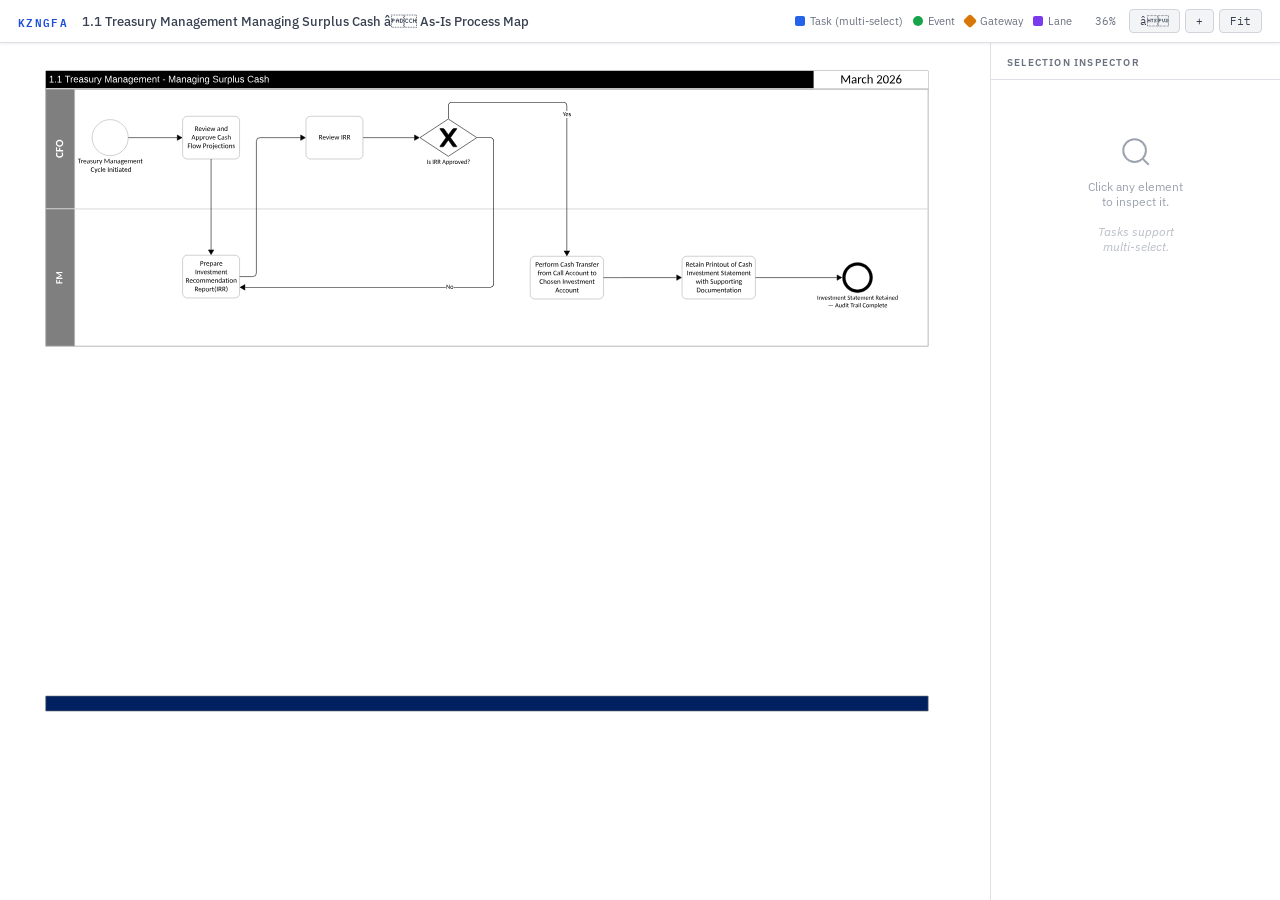
<file: Working maps/Finance/fin-1.1.html>
<!DOCTYPE html>
<html lang="en">
<head>
<meta charset="UTF-8">
<meta name="viewport" content="width=device-width, initial-scale=1.0">
<title>KZNGFA â 1.1 Treasury Management Managing Surplus Cash</title>
<style>
@import url('https://fonts.googleapis.com/css2?family=IBM+Plex+Mono:wght@400;600&family=IBM+Plex+Sans:wght@300;400;500;600&display=swap');
:root{--bg:#f0f2f5;--panel:#fff;--border:#dde1e7;--text:#1a1f2e;--muted:#6b7280;--accent:#1d4ed8;--col-task:#2563eb;--col-event:#16a34a;--col-gateway:#d97706;--col-lane:#7c3aed}
*{box-sizing:border-box;margin:0;padding:0}
body{font-family:'IBM Plex Sans',sans-serif;background:var(--bg);color:var(--text);height:100vh;display:flex;flex-direction:column;overflow:hidden}
header{display:flex;align-items:center;gap:14px;padding:9px 18px;background:var(--panel);border-bottom:1px solid var(--border);flex-shrink:0;z-index:10;flex-wrap:wrap;box-shadow:0 1px 3px rgba(0,0,0,.07)}
.logo{font-family:'IBM Plex Mono',monospace;font-size:11px;font-weight:600;letter-spacing:.12em;color:var(--accent);text-transform:uppercase;white-space:nowrap}
.title{font-size:13px;font-weight:500;color:#374151;white-space:nowrap}
.spacer{flex:1;min-width:8px}
.legend{display:flex;gap:10px;align-items:center;flex-wrap:wrap}
.legend-item{display:flex;align-items:center;gap:5px;font-size:11px;color:var(--muted);white-space:nowrap}
.legend-dot{width:10px;height:10px;border-radius:2px;flex-shrink:0}
.controls{display:flex;gap:5px;align-items:center}
#zoom-label{font-family:'IBM Plex Mono',monospace;font-size:11px;color:var(--muted);min-width:38px;text-align:center}
button{background:#f3f4f6;border:1px solid #d1d5db;color:#374151;font-family:'IBM Plex Mono',monospace;font-size:11px;padding:4px 10px;border-radius:4px;cursor:pointer;transition:background .15s}
button:hover{background:#e5e7eb}
main{display:flex;flex:1;overflow:hidden}
#canvas-wrap{flex:1;overflow:auto;position:relative;background:#fff;cursor:grab}
#canvas-wrap:active{cursor:grabbing}
#map-container{position:relative;transform-origin:0 0;display:inline-block;margin:16px}
#overlay{position:absolute;top:0;left:0;pointer-events:none}
.hit{position:absolute;cursor:pointer;pointer-events:all;transition:outline .1s,background .1s}
.hit:hover{outline:2px dashed rgba(0,0,0,.25)}
.hit-task{border-radius:14px;background:transparent}
.hit-task.selected{background:rgba(37,99,235,.18);outline:2.5px solid #2563eb!important;box-shadow:0 0 0 5px rgba(37,99,235,.08)}
.hit-event{border-radius:50%;background:transparent}
.hit-event.selected{background:rgba(22,163,74,.18);outline:2.5px solid #16a34a!important;box-shadow:0 0 0 5px rgba(22,163,74,.08)}
.hit-gateway{background:transparent;transform:rotate(45deg);border-radius:3px}
.hit-gateway:hover{outline:2px dashed rgba(0,0,0,.25)!important}
.hit-gateway.selected{background:rgba(217,119,6,.18);outline:2.5px solid #d97706!important;box-shadow:0 0 0 5px rgba(217,119,6,.08)}
.hit-lane{background:transparent}
.hit-lane:hover{background:rgba(124,58,237,.05);outline:none!important}
.hit-lane.selected{background:rgba(124,58,237,.10);outline:2px solid #7c3aed!important}
#panel{width:290px;flex-shrink:0;background:var(--panel);border-left:1px solid var(--border);display:flex;flex-direction:column;overflow:hidden;box-shadow:-1px 0 4px rgba(0,0,0,.05)}
.panel-head{padding:13px 16px 10px;border-bottom:1px solid var(--border);flex-shrink:0}
.panel-head h3{font-size:10px;font-weight:600;letter-spacing:.12em;text-transform:uppercase;color:var(--muted)}
.panel-body{flex:1;overflow-y:auto;padding:14px 16px}
.empty-state{display:flex;flex-direction:column;align-items:center;justify-content:center;height:200px;gap:10px;color:#9ca3af;text-align:center;font-size:12px}
.card{display:none}
.card.visible{display:block}
.card-badge{display:inline-flex;align-items:center;gap:5px;font-size:10px;font-weight:600;letter-spacing:.08em;text-transform:uppercase;padding:3px 9px;border-radius:3px;margin-bottom:12px}
.badge-task{background:rgba(37,99,235,.10);color:#1d4ed8;border:1px solid rgba(37,99,235,.2)}
.badge-event{background:rgba(22,163,74,.10);color:#15803d;border:1px solid rgba(22,163,74,.2)}
.badge-gateway{background:rgba(217,119,6,.10);color:#b45309;border:1px solid rgba(217,119,6,.2)}
.badge-lane{background:rgba(124,58,237,.10);color:#6d28d9;border:1px solid rgba(124,58,237,.2)}
.card-title{font-size:15px;font-weight:600;color:#111827;margin-bottom:5px;line-height:1.3}
.card-sub{font-size:11px;color:var(--muted);margin-bottom:14px;line-height:1.5}
hr{border:none;border-top:1px solid var(--border);margin:12px 0}
.field{margin-bottom:10px}
.fl{font-size:10px;font-weight:600;letter-spacing:.08em;text-transform:uppercase;color:var(--muted);margin-bottom:3px}
.fv{font-size:12px;color:#374151;line-height:1.4}
.multi-header{font-size:11px;color:var(--muted);margin-bottom:10px}
.chip{display:inline-flex;align-items:center;gap:4px;background:rgba(37,99,235,.07);border:1px solid rgba(37,99,235,.2);color:#1d4ed8;font-size:11px;padding:4px 8px;border-radius:4px;margin:3px 3px 3px 0;cursor:pointer;transition:background .1s;line-height:1.3}
.chip:hover{background:rgba(37,99,235,.14)}
.chip-x{font-size:14px;line-height:1;opacity:.5;margin-left:1px}
.clear-btn{margin-top:12px;width:100%;background:#f9fafb;border:1px solid var(--border);color:var(--muted);font-size:11px;padding:7px;border-radius:4px;cursor:pointer;font-family:'IBM Plex Sans',sans-serif;transition:background .1s}
.clear-btn:hover{background:#f3f4f6}
::-webkit-scrollbar{width:5px;height:5px}
::-webkit-scrollbar-track{background:transparent}
::-webkit-scrollbar-thumb{background:#d1d5db;border-radius:3px}
</style>
</head>
<body>
<header>
<div class="logo">KZNGFA</div>
<div class="title">1.1 Treasury Management Managing Surplus Cash â As-Is Process Map</div>
<div class="spacer"></div>
<div class="legend">
<div class="legend-item"><div class="legend-dot" style="background:var(--col-task)"></div>Task (multi-select)</div>
<div class="legend-item"><div class="legend-dot" style="background:var(--col-event);border-radius:50%"></div>Event</div>
<div class="legend-item"><div class="legend-dot" style="background:var(--col-gateway);transform:rotate(45deg)"></div>Gateway</div>
<div class="legend-item"><div class="legend-dot" style="background:var(--col-lane)"></div>Lane</div>
</div>
<div class="controls">
<span id="zoom-label">100%</span>
<button onclick="zoom(-0.15)">â</button>
<button onclick="zoom(+0.15)">+</button>
<button onclick="fitScreen()">Fit</button>
</div>
</header>
<main>
<div id="canvas-wrap">
<div id="map-container">
<div id="svg-wrap"><svg xmlns="http://www.w3.org/2000/svg" xmlns:xlink="http://www.w3.org/1999/xlink" xmlns:lucid="lucid" width="2646" height="1871"><g transform="translate(0 0)" lucid:page-tab-id="eHA0wT1NELBKY"><path d="M0 0h2646v1871H0z" fill="#fff"/><path d="M83.34 1790.1a.83.83 0 0 1 .83-.84H2561.5a.83.83 0 0 1 .83.83v40.83a.83.83 0 0 1-.83.83H84.17a.83.83 0 0 1-.83-.83z" fill="#fff" fill-opacity="0"/><path d="M83.34 1830.93a.83.83 0 0 0 .83.83H2561.5a.83.83 0 0 0 .83-.83v-40.84a.83.83 0 0 0-.83-.84H84.17a.83.83 0 0 0-.83.83z" stroke="#7f7f7f" stroke-width="1.67" fill="#002060"/><path d="M83.34 33.23h2479v51.94h-2479z" fill="#fff" fill-opacity="0"/><path d="M83.34 85.17h2479V33.23h-2479z"/><path d="M2240.42 33.23h321.9v51.94h-321.9z" fill="#fff" fill-opacity="0"/><path d="M2240.42 85.17h321.9V33.23h-321.9z" fill="#fff"/><use xlink:href="#a" transform="matrix(1,0,0,1,2249.437396,42.11059500000001) translate(65.917998046875 26.39)"/><use xlink:href="#b" transform="matrix(1,0,0,1,2249.437396,42.11059500000001) translate(166.989658203125 26.39)"/><path d="M2393.43 1599.65h168.9v188h-168.9z" fill="#fff" fill-opacity="0"/><path d="M2393.43 1787.66h168.9v-188h-168.9z" fill="url(#c)"/><path d="M83.34 84.3a.83.83 0 0 1 .83-.83H2561.5a.83.83 0 0 1 .83.83v721.8a.83.83 0 0 1-.83.82H84.17a.83.83 0 0 1-.83-.83z" fill="#fff" fill-opacity="0"/><path d="M83.34 806.1a.83.83 0 0 0 .83.82H2561.5a.83.83 0 0 0 .83-.83V84.3a.83.83 0 0 0-.83-.83H84.17a.83.83 0 0 0-.83.83z" stroke="#7f7f7f" stroke-width="1.67" fill-opacity="0"/><path d="M83.34 805.26V85.13z" stroke="#7f7f7f" stroke-width="1.67"/><path d="M83.34 84.3a.83.83 0 0 1 .83-.83H2561.5a.83.83 0 0 1 .83.83v721.8a.83.83 0 0 1-.83.82H84.17a.83.83 0 0 1-.83-.83z" fill="#fff" fill-opacity="0"/><path d="M83.34 806.1a.83.83 0 0 0 .83.82H2561.5a.83.83 0 0 0 .83-.83V84.3a.83.83 0 0 0-.83-.83H84.17a.83.83 0 0 0-.83.83z" fill="#fff" fill-opacity="0"/><path d="M83.34 84.3a.83.83 0 0 1 .83-.83H2561.5a.83.83 0 0 1 .83.83v336a.83.83 0 0 1-.83.83H84.17a.83.83 0 0 1-.83-.83z" fill="#fff" fill-opacity="0"/><path d="M83.34 420.3a.83.83 0 0 0 .83.83H2561.5a.83.83 0 0 0 .83-.83v-336a.83.83 0 0 0-.83-.83H84.17a.83.83 0 0 0-.83.83z" stroke="#d8d8d8" stroke-width="1.67" fill="#7f7f7f" fill-opacity="0"/><path d="M163.5 421.13a1.66 1.66 0 0 0 1.65-1.66V85.13a1.66 1.66 0 0 0-1.66-1.66H85a1.66 1.66 0 0 0-1.66 1.66v334.34a1.66 1.66 0 0 0 1.66 1.66z" stroke="#d8d8d8" stroke-width="1.67" fill="#7f7f7f"/><use xlink:href="#d" transform="matrix(-0.000003673205103813548,-0.9999999999932537,0.9999999999932537,-0.000003673205103813548,92.16369732734645,412.19711782759055) translate(134.2218408203125 40.2775)"/><path d="M83.34 421.96a.83.83 0 0 1 .83-.83H2561.5a.83.83 0 0 1 .83.83V806.1a.83.83 0 0 1-.83.82H84.17a.83.83 0 0 1-.83-.83z" fill="#fff" fill-opacity="0"/><path d="M83.34 806.1a.83.83 0 0 0 .83.82H2561.5a.83.83 0 0 0 .83-.83V421.95a.83.83 0 0 0-.83-.83H84.17a.83.83 0 0 0-.83.83z" stroke="#d8d8d8" stroke-width="1.67" fill="#7f7f7f" fill-opacity="0"/><path d="M163.5 806.92a1.66 1.66 0 0 0 1.65-1.66V422.8a1.66 1.66 0 0 0-1.66-1.67H85a1.66 1.66 0 0 0-1.66 1.66v382.46a1.66 1.66 0 0 0 1.66 1.66z" stroke="#d8d8d8" stroke-width="1.67" fill="#7f7f7f"/><use xlink:href="#e" transform="matrix(-0.000003673205103813548,-0.9999999999932537,0.9999999999932537,-0.000003673205103813548,90.98160383316281,797.4746176168835) translate(165.7243408203125 39.167500000000004)"/><path d="M165.13 84.3a.83.83 0 0 1 .83-.83H2561.5a.83.83 0 0 1 .83.83v721.8a.83.83 0 0 1-.83.82H165.95a.83.83 0 0 1-.82-.83z" fill="#fff" fill-opacity="0"/><path d="M165.13 806.1a.83.83 0 0 0 .83.82H2561.5a.83.83 0 0 0 .83-.83V84.3a.83.83 0 0 0-.83-.83H165.95a.83.83 0 0 0-.82.83z" fill="none"/><path d="M83.34 84.3a.83.83 0 0 1 .83-.83H2561.5a.83.83 0 0 1 .83.83v.34a.83.83 0 0 1-.83.83H84.17a.83.83 0 0 1-.83-.83z" fill="#fff" fill-opacity="0"/><path d="M84.17 83.47H2561.5z" stroke="#d8d8d8" stroke-width="1.67" fill="#fff"/><path d="M20.35 34.98h905.63v50H20.35z" fill="#fff" fill-opacity="0"/><path d="M20.35 34.98h905.63v50H20.35z" fill-opacity="0"/><use xlink:href="#f" transform="matrix(1,0,0,1,29.402380000000004,43.876) translate(63 21.834)"/><use xlink:href="#g" transform="matrix(1,0,0,1,29.402380000000004,43.876) translate(107.45 21.834)"/><use xlink:href="#h" transform="matrix(1,0,0,1,29.402380000000004,43.876) translate(218.87133333333333 21.834)"/><use xlink:href="#i" transform="matrix(1,0,0,1,29.402380000000004,43.876) translate(381.7065 21.834)"/><use xlink:href="#j" transform="matrix(1,0,0,1,29.402380000000004,43.876) translate(397.93075 21.834)"/><use xlink:href="#k" transform="matrix(1,0,0,1,29.402380000000004,43.876) translate(522.2425833333333 21.834)"/><use xlink:href="#l" transform="matrix(1,0,0,1,29.402380000000004,43.876) translate(619.8844166666667 21.834)"/><path d="M213.86 170.48a.27.27 0 0 1 .27-.27H315a.27.27 0 0 1 .27.28v100.88a.27.27 0 0 1-.26.27H214.13a.27.27 0 0 1-.27-.27z" fill="#fff" fill-opacity="0"/><path d="M315.27 220.92c0-28-22.7-50.7-50.7-50.7-28 0-50.7 22.7-50.7 50.7 0 28 22.7 50.7 50.7 50.7 28 0 50.7-22.7 50.7-50.7z" stroke="#000" stroke-width=".53" fill="#fff"/><path d="M213.86 271.63V171.8a1.6 1.6 0 0 1 1.6-1.6h98.22a1.6 1.6 0 0 1 1.6 1.6v99.83" fill="none"/><use xlink:href="#m" transform="matrix(1,0,0,1,170.14900000000003,276.091) translate(3.181640625 17)"/><use xlink:href="#n" transform="matrix(1,0,0,1,170.14900000000003,276.091) translate(76.90234375 17)"/><use xlink:href="#o" transform="matrix(1,0,0,1,170.14900000000003,276.091) translate(34.8662109375 41)"/><use xlink:href="#p" transform="matrix(1,0,0,1,170.14900000000003,276.091) translate(39.3876953125 41)"/><use xlink:href="#q" transform="matrix(1,0,0,1,170.14900000000003,276.091) translate(86.3701171875 41)"/><path d="M468.03 173.72a12.8 12.8 0 0 1 12.8-12.8h134.4a12.8 12.8 0 0 1 12.8 12.8v94.4a12.8 12.8 0 0 1-12.8 12.8h-134.4a12.8 12.8 0 0 1-12.8-12.8z" fill="#fff" fill-opacity="0"/><path d="M468.03 268.12a12.8 12.8 0 0 0 12.8 12.8h134.4a12.8 12.8 0 0 0 12.8-12.8v-94.4a12.8 12.8 0 0 0-12.8-12.8h-134.4a12.8 12.8 0 0 0-12.8 12.8z" stroke="#000" stroke-width=".53" fill="#fff"/><path d="M468.03 280.92v-94.4a25.6 25.6 0 0 1 25.6-25.6h108.8a25.6 25.6 0 0 1 25.6 25.6v94.4" fill="none"/><use xlink:href="#r" transform="matrix(1,0,0,1,472.51099999999997,165.361) translate(29.3740234375 37)"/><use xlink:href="#s" transform="matrix(1,0,0,1,472.51099999999997,165.361) translate(92.0302734375 37)"/><use xlink:href="#t" transform="matrix(1,0,0,1,472.51099999999997,165.361) translate(20.208984375 61)"/><use xlink:href="#u" transform="matrix(1,0,0,1,472.51099999999997,165.361) translate(93.216796875 61)"/><use xlink:href="#v" transform="matrix(1,0,0,1,472.51099999999997,165.361) translate(9.0224609375 85)"/><use xlink:href="#w" transform="matrix(1,0,0,1,472.51099999999997,165.361) translate(52.0888671875 85)"/><path d="M316.34 220.92h136.04" stroke="#000" stroke-width="1.6" fill="none"/><path d="M316.36 221.7h-.86l.04-.78-.04-.77h.86z" stroke="#000" stroke-width=".05"/><path d="M466.17 220.92l-13 7.5v-15z" stroke="#000" stroke-width="1.6"/><path d="M468.03 563.96a12.8 12.8 0 0 1 12.8-12.8h134.4a12.8 12.8 0 0 1 12.8 12.8v94.4a12.8 12.8 0 0 1-12.8 12.8h-134.4a12.8 12.8 0 0 1-12.8-12.8z" fill="#fff" fill-opacity="0"/><path d="M468.03 658.36a12.8 12.8 0 0 0 12.8 12.8h134.4a12.8 12.8 0 0 0 12.8-12.8v-94.4a12.8 12.8 0 0 0-12.8-12.8h-134.4a12.8 12.8 0 0 0-12.8 12.8z" stroke="#000" stroke-width=".53" fill="#fff"/><path d="M468.03 671.16v-94.4a25.6 25.6 0 0 1 25.6-25.6h108.8a25.6 25.6 0 0 1 25.6 25.6v94.4" fill="none"/><use xlink:href="#x" transform="matrix(1,0,0,1,472.51099999999997,555.5970000000001) translate(44.1298828125 25)"/><use xlink:href="#y" transform="matrix(1,0,0,1,472.51099999999997,555.5970000000001) translate(30.375 49)"/><use xlink:href="#z" transform="matrix(1,0,0,1,472.51099999999997,555.5970000000001) translate(4.0224609375 73)"/><use xlink:href="#A" transform="matrix(1,0,0,1,472.51099999999997,555.5970000000001) translate(28.9638671875 97)"/><path d="M548.03 282v253.5" stroke="#000" stroke-width="1.6" fill="none"/><path d="M548.8 282h-1.54v-.8h1.55z" stroke="#000" stroke-width=".05"/><path d="M548.03 549.3l-7.5-13h15z" stroke="#000" stroke-width="1.6"/><path d="M814.5 173.72a12.8 12.8 0 0 1 12.8-12.8h134.4a12.8 12.8 0 0 1 12.8 12.8v94.4a12.8 12.8 0 0 1-12.8 12.8H827.3a12.8 12.8 0 0 1-12.8-12.8z" fill="#fff" fill-opacity="0"/><path d="M814.5 268.12a12.8 12.8 0 0 0 12.8 12.8h134.4a12.8 12.8 0 0 0 12.8-12.8v-94.4a12.8 12.8 0 0 0-12.8-12.8H827.3a12.8 12.8 0 0 0-12.8 12.8z" stroke="#000" stroke-width=".53" fill="#fff"/><path d="M814.5 280.92v-94.4a25.6 25.6 0 0 1 25.6-25.6h108.8a25.6 25.6 0 0 1 25.6 25.6v94.4" fill="none"/><use xlink:href="#r" transform="matrix(1,0,0,1,818.9680000000001,165.361) translate(31.29296875 61)"/><use xlink:href="#B" transform="matrix(1,0,0,1,818.9680000000001,165.361) translate(93.94921875 61)"/><path d="M629.1 611.16h36.17a10 10 0 0 0 10-10V230.92a10 10 0 0 1 10-10h113.56" stroke="#000" stroke-width="1.6" fill="none"/><path d="M629.12 611.93h-.82v-1.55h.82z" stroke="#000" stroke-width=".05"/><path d="M812.62 220.92l-13 7.5v-15z" stroke="#000" stroke-width="1.6"/><path d="M1134.5 169.3a.8.8 0 0 1 .8-.8h158.4a.8.8 0 0 1 .8.8v103.23a.8.8 0 0 1-.8.8h-158.4a.8.8 0 0 1-.8-.8z" fill="#fff" fill-opacity="0"/><path d="M1213.82 272.9a1.22 1.22 0 0 0 1.34 0l78.66-51.54a.52.52 0 0 0 0-.88l-78.66-51.53a1.22 1.22 0 0 0-1.34 0l-78.66 51.53a.52.52 0 0 0 0 .88z" stroke="#000" stroke-width="1.6" fill="#fff"/><path d="M1191.45 195.24a.82.82 0 0 0-.67 1.3l16.38 22.97a2.25 2.25 0 0 1 0 2.62l-16.4 23.07a.84.84 0 0 0 .7 1.3l7.83.1a3.05 3.05 0 0 0 2.5-1.3l11.77-16.68a1.1 1.1 0 0 1 1.82.02l11.3 16.64a3 3 0 0 0 2.5 1.3l8.33-.07a.82.82 0 0 0 .65-1.3l-16.98-23.1a2.17 2.17 0 0 1 0-2.57l16.98-23a.8.8 0 0 0-.65-1.3h-8.16a3.2 3.2 0 0 0-2.56 1.3l-11.36 15.25a1.16 1.16 0 0 1-1.88-.03l-10.8-15.2a3.1 3.1 0 0 0-2.5-1.3z" stroke="#000" stroke-width="1.6"/><path d="M1134.5 273.33V170.1a1.6 1.6 0 0 1 1.6-1.6h156.8a1.6 1.6 0 0 1 1.6 1.6v103.23" fill="none"/><use xlink:href="#C" transform="matrix(1,0,0,1,1152.248,281.3) translate(1.6373583984374989 13.335)"/><use xlink:href="#D" transform="matrix(1,0,0,1,1152.248,281.3) translate(17.0906787109375 13.335)"/><use xlink:href="#E" transform="matrix(1,0,0,1,1152.248,281.3) translate(44.8979736328125 13.335)"/><path d="M975.55 220.92h143.18" stroke="#000" stroke-width="1.6" fill="none"/><path d="M975.57 221.7h-.82v-1.55h.82z" stroke="#000" stroke-width=".05"/><path d="M1132.52 220.92l-13 7.5v-15z" stroke="#000" stroke-width="1.6"/><path d="M1208.1 641.93H668.34l-24.66.1-.02-1.55 24.66-.1h539.75zm125.32-421.65l1.64.4 1.57.64 1.44.88 1.28 1.1 1.1 1.3.88 1.43.65 1.56.4 1.64.13 1.65v400.3l-.12 1.64-.4 1.65-.64 1.55-.9 1.44-1.1 1.28-1.27 1.1-1.44.88-1.57.65-1.64.4-1.66.13h-102.82v-1.55h102.76l1.47-.1 1.4-.35 1.35-.56 1.23-.75 1.1-.94.94-1.1.75-1.24.55-1.33.34-1.4.12-1.47V230.95l-.12-1.47-.34-1.4-.55-1.35-.76-1.23-.95-1.1-1.1-.94-1.23-.76-1.34-.55-1.4-.34-1.48-.1h-36.04v-1.55h36.1z" stroke="#000" stroke-width=".05"/><path d="M1295.68 221.7h-1.06l.2-.48.04-.3-.03-.3-.2-.45 1.05-.02z"/><path stroke="#000" stroke-width=".05"/><path d="M642.9 648.76l-13-7.5 13-7.5z"/><path d="M643.66 650.1l-15.3-8.84 15.3-8.85zm-12.2-8.84l10.65 6.15v-12.3z" stroke="#000" stroke-width=".05"/><use xlink:href="#F" transform="matrix(1,0,0,1,1208.0918551878458,632.267) translate(0.005000000000000782 13.335)"/><path d="M1444.4 566.95a12.8 12.8 0 0 1 12.8-12.8h180.4a12.8 12.8 0 0 1 12.8 12.8v94.4a12.8 12.8 0 0 1-12.8 12.8h-180.4a12.8 12.8 0 0 1-12.8-12.8z" fill="#fff" fill-opacity="0"/><path d="M1444.4 661.35a12.8 12.8 0 0 0 12.8 12.8h180.4a12.8 12.8 0 0 0 12.8-12.8v-94.4a12.8 12.8 0 0 0-12.8-12.8h-180.4a12.8 12.8 0 0 0-12.8 12.8z" stroke="#000" stroke-width=".53" fill="#fff"/><path d="M1444.4 674.15v-94.4a25.6 25.6 0 0 1 25.6-25.6h154.8a25.6 25.6 0 0 1 25.6 25.6v94.4" fill="none"/><use xlink:href="#G" transform="matrix(1,0,0,1,1448.940648,558.59) translate(9.5126953125 25)"/><use xlink:href="#H" transform="matrix(1,0,0,1,1448.940648,558.59) translate(80.0693359375 25)"/><use xlink:href="#I" transform="matrix(1,0,0,1,1448.940648,558.59) translate(123.1650390625 25)"/><use xlink:href="#J" transform="matrix(1,0,0,1,1448.940648,558.59) translate(16.1435546875 49)"/><use xlink:href="#K" transform="matrix(1,0,0,1,1448.940648,558.59) translate(59.9423828125 49)"/><use xlink:href="#L" transform="matrix(1,0,0,1,1448.940648,558.59) translate(93.8876953125 49)"/><use xlink:href="#M" transform="matrix(1,0,0,1,1448.940648,558.59) translate(164.8056640625 49)"/><use xlink:href="#N" transform="matrix(1,0,0,1,1448.940648,558.59) translate(21.1142578125 73)"/><use xlink:href="#y" transform="matrix(1,0,0,1,1448.940648,558.59) translate(85.6357421875 73)"/><use xlink:href="#O" transform="matrix(1,0,0,1,1448.940648,558.59) translate(65.8017578125 97)"/><path d="M1548.18 538.5h-1.55V164.8h1.55zm-9.1-417.88l1.65.4 1.56.64 1.44.9 1.28 1.08 1.1 1.3.88 1.43.65 1.57.4 1.64.13 1.66V147h-1.55v-15.7l-.12-1.48-.33-1.4-.55-1.34-.76-1.23-.94-1.1-1.1-.94-1.23-.75-1.35-.55-1.4-.34-1.48-.12h-312.85l-1.47.12-1.4.34-1.35.55-1.23.76-1.1.95-.94 1.1-.76 1.23-.55 1.34-.34 1.4-.12 1.48v35.85h-1.55v-35.9l.14-1.67.4-1.64.64-1.57.9-1.44 1.1-1.3 1.27-1.08 1.44-.9 1.56-.63 1.64-.4 1.66-.13h312.97z" stroke="#000" stroke-width=".05"/><path d="M1215.26 168.1l-.3-.1-.24-.04h-.48l-.23.04-.22.07-.1-.94h1.56z"/><path stroke="#000" stroke-width=".05"/><path d="M1547.4 552.3l-7.5-13h15z"/><path d="M1547.4 553.84l-8.84-15.32h17.68zm-6.16-13.77l6.16 10.66 6.16-10.66z" stroke="#000" stroke-width=".05"/><g><use xlink:href="#P" transform="matrix(1,0,0,1,1535.8066689453126,147.01092663234778) translate(0.005000000000000782 13.335)"/></g><path d="M1870.87 566.83a12.8 12.8 0 0 1 12.8-12.8h180.38a12.8 12.8 0 0 1 12.8 12.8v94.4a12.8 12.8 0 0 1-12.8 12.8h-180.38a12.8 12.8 0 0 1-12.8-12.8z" fill="#fff" fill-opacity="0"/><path d="M1870.87 661.23a12.8 12.8 0 0 0 12.8 12.8h180.38a12.8 12.8 0 0 0 12.8-12.8v-94.4a12.8 12.8 0 0 0-12.8-12.8h-180.38a12.8 12.8 0 0 0-12.8 12.8z" stroke="#000" stroke-width=".53" fill="#fff"/><path d="M1870.87 674.03v-94.4a25.6 25.6 0 0 1 25.6-25.6h154.78a25.6 25.6 0 0 1 25.6 25.6v94.4" fill="none"/><g><use xlink:href="#Q" transform="matrix(1,0,0,1,1875.397648,558.469) translate(5.6259765625 25)"/><use xlink:href="#R" transform="matrix(1,0,0,1,1875.397648,558.469) translate(61.6318359375 25)"/><use xlink:href="#S" transform="matrix(1,0,0,1,1875.397648,558.469) translate(132.6279296875 25)"/><use xlink:href="#u" transform="matrix(1,0,0,1,1875.397648,558.469) translate(153.7998046875 25)"/><use xlink:href="#T" transform="matrix(1,0,0,1,1875.397648,558.469) translate(8.90234375 49)"/><use xlink:href="#U" transform="matrix(1,0,0,1,1875.397648,558.469) translate(104.673828125 49)"/><use xlink:href="#V" transform="matrix(1,0,0,1,1875.397648,558.469) translate(33.970703125 73)"/><use xlink:href="#W" transform="matrix(1,0,0,1,1875.397648,558.469) translate(74.5859375 73)"/><use xlink:href="#X" transform="matrix(1,0,0,1,1875.397648,558.469) translate(35.8701171875 97)"/></g><path d="M2321.3 571.8a.27.27 0 0 1 .27-.27h84.46a.27.27 0 0 1 .27.27v84.46a.27.27 0 0 1-.27.27h-84.46a.27.27 0 0 1-.27-.27z" fill="#fff" fill-opacity="0"/><path d="M2406.3 614.03c0-23.46-19.04-42.5-42.5-42.5s-42.5 19.04-42.5 42.5 19.04 42.5 42.5 42.5 42.5-19.04 42.5-42.5z" stroke="#000" stroke-width=".53"/><path d="M2397.8 614.03c0-18.8-15.22-34-34-34-18.8 0-34 15.2-34 34 0 18.78 15.2 34 34 34 18.78 0 34-15.22 34-34z" stroke="#000" stroke-width=".53" fill="#fff"/><path d="M2321.3 656.53v-83.4a1.6 1.6 0 0 1 1.6-1.6h81.8a1.6 1.6 0 0 1 1.6 1.6v83.4" fill="none"/><g><use xlink:href="#Y" transform="matrix(1,0,0,1,2244.629,660.949) translate(5.414560546875009 15.276999999999997)"/><use xlink:href="#Z" transform="matrix(1,0,0,1,2244.629,660.949) translate(90.55541015625 15.276999999999997)"/><use xlink:href="#aa" transform="matrix(1,0,0,1,2244.629,660.949) translate(169.62779296875 15.276999999999997)"/><use xlink:href="#ab" transform="matrix(1,0,0,1,2244.629,660.949) translate(35.960913085937506 36.613)"/><use xlink:href="#ac" transform="matrix(1,0,0,1,2244.629,660.949) translate(56.07627441406251 36.613)"/><use xlink:href="#ad" transform="matrix(1,0,0,1,2244.629,660.949) translate(99.1024853515625 36.613)"/><use xlink:href="#ae" transform="matrix(1,0,0,1,2244.629,660.949) translate(133.1952880859375 36.613)"/></g><path d="M2077.9 614.03h227.74" stroke="#000" stroke-width="1.6" fill="none"/><path d="M2077.94 614.8h-.83v-1.55h.84z" stroke="#000" stroke-width=".05"/><path d="M2319.43 614.03l-13 7.5v-15z" stroke="#000" stroke-width="1.6"/><path d="M1651.46 614.15h46.12a.06.06 0 0 0 .06-.06.06.06 0 0 1 .06-.07h157.5" stroke="#000" stroke-width="1.6" fill="none"/><path d="M1651.48 614.92h-.82v-1.55h.82z" stroke="#000" stroke-width=".05"/><path d="M1869 614.03l-13 7.5v-15z" stroke="#000" stroke-width="1.6"/><defs><path d="M835-479c17 30 30 62 44 96 13-34 27-66 43-96l464-805c25-53 129-21 198-30V0h-161c1-334-2-672 1-1004 1-16 3-32 4-49L959-229c-25 56-126 55-158 0l-480-823c4 33 6 64 6 93V0H167v-1314c56 2 123-6 171 4 9 2 18 12 27 27" id="af"/><path d="M514-995c228 0 341 142 341 370V0c-56-5-123 17-137-41l-22-91C610-53 522 18 358 15 189 12 84-73 84-244c0-178 154-235 319-276 76-19 169-27 280-30 12-176-30-304-190-304-107 0-171 42-231 86-34 25-81 14-98-16l-32-56c98-93 207-155 382-155zM253-253c0 98 61 145 158 145 133 0 205-61 272-130v-202c-134 6-246 19-333 58-57 26-97 59-97 129" id="ag"/><path d="M536-823c-141 7-187 99-229 205V0H131v-978c60 8 148-26 154 48l12 144c58-123 149-234 328-202 18 3 34 11 49 21l-14 130c-12 52-78 12-124 14" id="ah"/><path d="M69-490c0-299 140-503 438-503 143 0 234 53 308 127-20 26-37 58-61 80-40 18-64-17-93-32-37-19-81-40-143-39-201 7-269 160-269 367 0 204 66 360 261 368 96 4 149-38 198-81 21-19 50-20 67 2l51 64C751-46 640 14 479 14 199 14 69-199 69-490" id="ai"/><path d="M576-854c-119 2-194 64-257 135V0H143v-1422h176v573c76-79 163-144 308-144 223 0 324 146 324 370V0H775v-623c0-140-60-233-199-231" id="aj"/><g id="a"><use transform="matrix(0.01736328125,0,0,0.01736328125,0,0)" xlink:href="#af"/><use transform="matrix(0.01736328125,0,0,0.01736328125,30.403105468750002,0)" xlink:href="#ag"/><use transform="matrix(0.01736328125,0,0,0.01736328125,47.436484375000006,0)" xlink:href="#ah"/><use transform="matrix(0.01736328125,0,0,0.01736328125,59.31296875,0)" xlink:href="#ai"/><use transform="matrix(0.01736328125,0,0,0.01736328125,74.3495703125,0)" xlink:href="#aj"/></g><path d="M118-957c35-227 168-372 421-372 237 0 388 129 388 367 0 234-144 350-265 476L325-135c155-43 377-15 567-23 76-4 57 87 59 158H92c-1-54 1-99 31-129 169-170 344-341 501-522 70-81 131-166 131-307 0-146-81-228-225-228-138 0-213 81-243 193-11 42-31 58-82 50" id="ak"/><path d="M949-956c47 159 47 439 0 598C887-148 769 14 518 14 268 14 151-149 89-358c-47-159-47-439 0-598 62-210 178-373 429-373 250 0 369 164 431 373zM722-242c117-170 114-650 0-830-59-93-195-155-314-89-142 79-181 270-182 504-1 177 29 313 88 415 55 96 193 148 315 88 35-18 65-47 93-88" id="al"/><path d="M523 15C238 15 92-170 92-458c0-173 68-287 155-413l322-470c36-61 157-38 250-42-146 199-294 396-439 596 80-61 238-82 352-34 142 60 235 185 235 385 0 213-110 349-263 416-54 23-115 35-181 35zm5-729c-170 0-266 117-266 287 0 178 83 297 258 297 174 0 271-117 271-293 0-177-89-291-263-291" id="am"/><g id="b"><use transform="matrix(0.01736328125,0,0,0.01736328125,0,0)" xlink:href="#ak"/><use transform="matrix(0.01736328125,0,0,0.01736328125,18.0230859375,0)" xlink:href="#al"/><use transform="matrix(0.01736328125,0,0,0.01736328125,36.046171875,0)" xlink:href="#ak"/><use transform="matrix(0.01736328125,0,0,0.01736328125,54.0692578125,0)" xlink:href="#am"/></g><pattern id="c" patternUnits="userSpaceOnUse" x="2393.43" y="1599.65" width="168.9" height="188.01"><use xlink:href="#an" transform="translate(0, 0.17166666666662422) scale(16.890000000000008,18.766666666666676)"/></pattern><path fill="#fff" d="M1063-193C972-66 836 14 625 14 325 14 160-160 82-392c-55-162-54-387 4-546 84-230 253-399 553-405 185-4 321 74 409 173-37 47-65 102-108 143-52 29-90-19-122-42-68-49-222-71-314-21-130 72-193 222-193 425 0 205 69 355 201 427 92 51 249 32 318-20 30-23 81-99 128-48" id="ao"/><path fill="#fff" d="M890-1328v209H373v376h433v209H373V0H109v-1328h781" id="ap"/><path fill="#fff" d="M1292-934c62 161 62 379 0 540-91 237-280 408-598 408S186-158 94-394c-62-161-63-379 0-540 92-237 282-409 600-409 317 0 507 173 598 409zM694-210c263 0 376-186 376-455 0-268-114-455-376-455-263 0-377 187-377 455 0 269 113 455 377 455" id="aq"/><g id="d"><use transform="matrix(0.0151904296875,0,0,0.0151904296875,0,0)" xlink:href="#ao"/><use transform="matrix(0.0151904296875,0,0,0.0151904296875,16.46642578125,0)" xlink:href="#ap"/><use transform="matrix(0.0151904296875,0,0,0.0151904296875,30.517573242187495,0)" xlink:href="#aq"/></g><path fill="#fff" d="M363-958c5 40 8 85 8 127V0H139v-1328c83 3 177-6 251 6 17 7 27 17 36 35l412 720c23 42 42 86 59 131 19-46 36-91 59-133l409-718c14-32 40-41 88-41h198V0h-231c1-296-1-596 2-890 1-21 2-42 4-64l-419 742c-28 50-62 58-128 58-41 0-70-20-92-58" id="ar"/><g id="e"><use transform="matrix(0.0130224609375,0,0,0.0130224609375,0,0)" xlink:href="#ap"/><use transform="matrix(0.0130224609375,0,0,0.0130224609375,12.241113281250001,0)" xlink:href="#ar"/></g><path fill="#fff" d="M27 0v-27h64v-190l-56 39v-29l58-41h29v221h61V0H27" id="as"/><path fill="#fff" d="M33 0v-38h34V0H33" id="at"/><g id="f"><use transform="matrix(0.07408333333333333,0,0,0.07408333333333333,0,0)" xlink:href="#as"/><use transform="matrix(0.07408333333333333,0,0,0.07408333333333333,14.816666666666666,0)" xlink:href="#at"/><use transform="matrix(0.07408333333333333,0,0,0.07408333333333333,22.225,0)" xlink:href="#as"/></g><path fill="#fff" d="M127-220V0H93v-220H8v-28h204v28h-85" id="au"/><path fill="#fff" d="M114-163C36-179 61-72 57 0H25l-1-190h30c1 12-1 29 2 39 6-27 23-49 58-41v29" id="av"/><path fill="#fff" d="M100-194c63 0 86 42 84 106H49c0 40 14 67 53 68 26 1 43-12 49-29l28 8c-11 28-37 45-77 45C44 4 14-33 15-96c1-61 26-98 85-98zm52 81c6-60-76-77-97-28-3 7-6 17-6 28h103" id="aw"/><path fill="#fff" d="M141-36C126-15 110 5 73 4 37 3 15-17 15-53c-1-64 63-63 125-63 3-35-9-54-41-54-24 1-41 7-42 31l-33-3c5-37 33-52 76-52 45 0 72 20 72 64v82c-1 20 7 32 28 27v20c-31 9-61-2-59-35zM48-53c0 20 12 33 32 33 41-3 63-29 60-74-43 2-92-5-92 41" id="ax"/><path fill="#fff" d="M135-143c-3-34-86-38-87 0 15 53 115 12 119 90S17 21 10-45l28-5c4 36 97 45 98 0-10-56-113-15-118-90-4-57 82-63 122-42 12 7 21 19 24 35" id="ay"/><path fill="#fff" d="M84 4C-5 8 30-112 23-190h32v120c0 31 7 50 39 49 72-2 45-101 50-169h31l1 190h-30c-1-10 1-25-2-33-11 22-28 36-60 37" id="az"/><path fill="#fff" d="M179-190L93 31C79 59 56 82 12 73V49c39 6 53-20 64-50L1-190h34L92-34l54-156h33" id="aA"/><g id="g"><use transform="matrix(0.07408333333333333,0,0,0.07408333333333333,0,0)" xlink:href="#au"/><use transform="matrix(0.07408333333333333,0,0,0.07408333333333333,15.261166666666666,0)" xlink:href="#av"/><use transform="matrix(0.07408333333333333,0,0,0.07408333333333333,24.077083333333334,0)" xlink:href="#aw"/><use transform="matrix(0.07408333333333333,0,0,0.07408333333333333,38.89375,0)" xlink:href="#ax"/><use transform="matrix(0.07408333333333333,0,0,0.07408333333333333,53.71041666666666,0)" xlink:href="#ay"/><use transform="matrix(0.07408333333333333,0,0,0.07408333333333333,67.04541666666665,0)" xlink:href="#az"/><use transform="matrix(0.07408333333333333,0,0,0.07408333333333333,81.86208333333332,0)" xlink:href="#av"/><use transform="matrix(0.07408333333333333,0,0,0.07408333333333333,90.67799999999998,0)" xlink:href="#aA"/></g><path fill="#fff" d="M240 0l2-218c-23 76-54 145-80 218h-23L58-218 59 0H30v-248h44l77 211c21-75 51-140 76-211h43V0h-30" id="aB"/><path fill="#fff" d="M117-194c89-4 53 116 60 194h-32v-121c0-31-8-49-39-48C34-167 62-67 57 0H25l-1-190h30c1 10-1 24 2 32 11-22 29-35 61-36" id="aC"/><path fill="#fff" d="M177-190C167-65 218 103 67 71c-23-6-38-20-44-43l32-5c15 47 100 32 89-28v-30C133-14 115 1 83 1 29 1 15-40 15-95c0-56 16-97 71-98 29-1 48 16 59 35 1-10 0-23 2-32h30zM94-22c36 0 50-32 50-73 0-42-14-75-50-75-39 0-46 34-46 75s6 73 46 73" id="aD"/><path fill="#fff" d="M210-169c-67 3-38 105-44 169h-31v-121c0-29-5-50-35-48C34-165 62-65 56 0H25l-1-190h30c1 10-1 24 2 32 10-44 99-50 107 0 11-21 27-35 58-36 85-2 47 119 55 194h-31v-121c0-29-5-49-35-48" id="aE"/><path fill="#fff" d="M59-47c-2 24 18 29 38 22v24C64 9 27 4 27-40v-127H5v-23h24l9-43h21v43h35v23H59v120" id="aF"/><g id="h"><use transform="matrix(0.07408333333333333,0,0,0.07408333333333333,0,0)" xlink:href="#aB"/><use transform="matrix(0.07408333333333333,0,0,0.07408333333333333,22.150916666666667,0)" xlink:href="#ax"/><use transform="matrix(0.07408333333333333,0,0,0.07408333333333333,36.96758333333334,0)" xlink:href="#aC"/><use transform="matrix(0.07408333333333333,0,0,0.07408333333333333,51.78425,0)" xlink:href="#ax"/><use transform="matrix(0.07408333333333333,0,0,0.07408333333333333,66.60091666666666,0)" xlink:href="#aD"/><use transform="matrix(0.07408333333333333,0,0,0.07408333333333333,81.41758333333331,0)" xlink:href="#aw"/><use transform="matrix(0.07408333333333333,0,0,0.07408333333333333,96.23424999999999,0)" xlink:href="#aE"/><use transform="matrix(0.07408333333333333,0,0,0.07408333333333333,118.38516666666666,0)" xlink:href="#aw"/><use transform="matrix(0.07408333333333333,0,0,0.07408333333333333,133.20183333333333,0)" xlink:href="#aC"/><use transform="matrix(0.07408333333333333,0,0,0.07408333333333333,148.0185,0)" xlink:href="#aF"/></g><path fill="#fff" d="M16-82v-28h88v28H16" id="aG"/><use transform="matrix(0.07408333333333333,0,0,0.07408333333333333,0,0)" xlink:href="#aG" id="i"/><path fill="#fff" d="M24-231v-30h32v30H24zM24 0v-190h32V0H24" id="aH"/><g id="j"><use transform="matrix(0.07408333333333333,0,0,0.07408333333333333,0,0)" xlink:href="#aB"/><use transform="matrix(0.07408333333333333,0,0,0.07408333333333333,22.150916666666667,0)" xlink:href="#ax"/><use transform="matrix(0.07408333333333333,0,0,0.07408333333333333,36.96758333333334,0)" xlink:href="#aC"/><use transform="matrix(0.07408333333333333,0,0,0.07408333333333333,51.78425,0)" xlink:href="#ax"/><use transform="matrix(0.07408333333333333,0,0,0.07408333333333333,66.60091666666666,0)" xlink:href="#aD"/><use transform="matrix(0.07408333333333333,0,0,0.07408333333333333,81.41758333333331,0)" xlink:href="#aH"/><use transform="matrix(0.07408333333333333,0,0,0.07408333333333333,87.27016666666665,0)" xlink:href="#aC"/><use transform="matrix(0.07408333333333333,0,0,0.07408333333333333,102.08683333333332,0)" xlink:href="#aD"/></g><path fill="#fff" d="M185-189c-5-48-123-54-124 2 14 75 158 14 163 119 3 78-121 87-175 55-17-10-28-26-33-46l33-7c5 56 141 63 141-1 0-78-155-14-162-118-5-82 145-84 179-34 5 7 8 16 11 25" id="aI"/><path fill="#fff" d="M115-194c55 1 70 41 70 98S169 2 115 4C84 4 66-9 55-30l1 105H24l-1-265h31l2 30c10-21 28-34 59-34zm-8 174c40 0 45-34 45-75s-6-73-45-74c-42 0-51 32-51 76 0 43 10 73 51 73" id="aJ"/><path fill="#fff" d="M24 0v-261h32V0H24" id="aK"/><g id="k"><use transform="matrix(0.07408333333333333,0,0,0.07408333333333333,0,0)" xlink:href="#aI"/><use transform="matrix(0.07408333333333333,0,0,0.07408333333333333,17.78,0)" xlink:href="#az"/><use transform="matrix(0.07408333333333333,0,0,0.07408333333333333,32.596666666666664,0)" xlink:href="#av"/><use transform="matrix(0.07408333333333333,0,0,0.07408333333333333,41.41258333333333,0)" xlink:href="#aJ"/><use transform="matrix(0.07408333333333333,0,0,0.07408333333333333,56.22924999999999,0)" xlink:href="#aK"/><use transform="matrix(0.07408333333333333,0,0,0.07408333333333333,62.08183333333333,0)" xlink:href="#az"/><use transform="matrix(0.07408333333333333,0,0,0.07408333333333333,76.8985,0)" xlink:href="#ay"/></g><path fill="#fff" d="M212-179c-10-28-35-45-73-45-59 0-87 40-87 99 0 60 29 101 89 101 43 0 62-24 78-52l27 14C228-24 195 4 139 4 59 4 22-46 18-125c-6-104 99-153 187-111 19 9 31 26 39 46" id="aL"/><path fill="#fff" d="M106-169C34-169 62-67 57 0H25v-261h32l-1 103c12-21 28-36 61-36 89 0 53 116 60 194h-32v-121c2-32-8-49-39-48" id="aM"/><g id="l"><use transform="matrix(0.07408333333333333,0,0,0.07408333333333333,0,0)" xlink:href="#aL"/><use transform="matrix(0.07408333333333333,0,0,0.07408333333333333,19.187583333333333,0)" xlink:href="#ax"/><use transform="matrix(0.07408333333333333,0,0,0.07408333333333333,34.00425,0)" xlink:href="#ay"/><use transform="matrix(0.07408333333333333,0,0,0.07408333333333333,47.33925,0)" xlink:href="#aM"/></g><path d="M974-1314v152H591V0H408v-1162H24v-152h950" id="aN"/><path d="M544 14C232 14 75-190 75-509c0-226 105-376 267-447 57-25 122-37 193-37 265 0 410 167 410 437 0 47-2 68-42 68H249c7 217 94 359 310 364 110 2 183-39 248-80 70-44 93 39 123 67C847-42 716 14 544 14zm243-610c-5-164-86-266-249-269-173-3-262 113-284 269h533" id="aO"/><path d="M95-709c0-188 136-281 332-284 128-2 226 47 291 114-25 33-46 112-108 74-47-29-100-60-179-58-97 2-169 47-169 140 0 121 140 131 235 168 118 46 235 94 235 255C732-91 595 11 381 15 247 17 139-38 70-104c26-39 56-126 124-80 51 35 104 76 195 74 109-2 179-54 179-159 0-126-138-136-236-173C209-488 95-543 95-709" id="aP"/><path d="M450 15c-223 0-325-146-325-370v-623h176v623c0 141 61 233 200 231 119-1 195-63 259-133v-721h176V0c-55-7-141 23-150-36l-16-104C692-57 602 15 450 15" id="aQ"/><path d="M409 288c-14 65-120 35-192 42L385-58 11-978h152c30-1 46 16 53 36 86 232 175 459 256 696 80-235 169-463 250-696 20-58 122-29 191-36" id="aR"/><g id="m"><use transform="matrix(0.009765625,0,0,0.009765625,0,0)" xlink:href="#aN"/><use transform="matrix(0.009765625,0,0,0.009765625,8.505859375,0)" xlink:href="#ah"/><use transform="matrix(0.009765625,0,0,0.009765625,15.21484375,0)" xlink:href="#aO"/><use transform="matrix(0.009765625,0,0,0.009765625,25.166015625,0)" xlink:href="#ag"/><use transform="matrix(0.009765625,0,0,0.009765625,34.74609375,0)" xlink:href="#aP"/><use transform="matrix(0.009765625,0,0,0.009765625,42.568359375,0)" xlink:href="#aQ"/><use transform="matrix(0.009765625,0,0,0.009765625,53.076171875,0)" xlink:href="#ah"/><use transform="matrix(0.009765625,0,0,0.009765625,60.146484375,0)" xlink:href="#aR"/></g><path d="M575-854c-119 2-197 63-259 134V0H140v-978c55 7 141-23 150 36l15 104c78-83 170-155 321-155 223 0 325 146 325 370V0H775v-623c0-140-61-233-200-231" id="aS"/><path d="M107-679c0-208 143-315 355-315 85 0 156 21 210 54h256c-2 50 12 98-40 106l-104 15c21 43 31 89 31 140 0 207-143 315-353 315-43 0-82-5-118-15-46 21-87 104-30 135 178 96 598-48 598 268 0 166-119 253-254 300-155 54-396 24-493-50-56-42-101-97-101-181 0-110 73-167 160-201-52-25-92-64-89-140 3-77 56-136 120-167-84-50-148-136-148-264zm369 904c144 0 274-38 274-172C750-83 557-56 422-70c-32-3-63-4-93-9C273-48 218-8 218 71c0 125 123 154 258 154zM268-675c2 124 69 192 194 195 124 3 196-76 196-195 0-121-71-194-196-194-123 0-196 74-194 194" id="aT"/><path d="M545-854c-104 0-170 61-222 126V0H147v-978c54 8 140-23 149 36l15 100c68-77 143-150 284-151 143-1 221 88 255 203 52-123 153-201 320-203 220-2 335 143 335 370V0h-176v-623c1-143-65-231-201-231-139 0-216 89-216 231V0H736v-623c1-145-55-231-191-231" id="aU"/><path d="M650-73c-53 51-136 87-233 88-153 0-235-95-235-251v-596c-55-8-148 24-148-39v-70l154-20 41-301c4-50 80-28 129-33v335h269v128H358v584c-2 72 34 118 99 120 56 2 78-32 116-46 15 0 19 7 25 17" id="aV"/><g id="n"><use transform="matrix(0.009765625,0,0,0.009765625,0,0)" xlink:href="#af"/><use transform="matrix(0.009765625,0,0,0.009765625,17.099609375,0)" xlink:href="#ag"/><use transform="matrix(0.009765625,0,0,0.009765625,26.6796875,0)" xlink:href="#aS"/><use transform="matrix(0.009765625,0,0,0.009765625,37.1875,0)" xlink:href="#ag"/><use transform="matrix(0.009765625,0,0,0.009765625,46.767578125,0)" xlink:href="#aT"/><use transform="matrix(0.009765625,0,0,0.009765625,56.015625,0)" xlink:href="#aO"/><use transform="matrix(0.009765625,0,0,0.009765625,65.966796875,0)" xlink:href="#aU"/><use transform="matrix(0.009765625,0,0,0.009765625,81.943359375,0)" xlink:href="#aO"/><use transform="matrix(0.009765625,0,0,0.009765625,91.89453125,0)" xlink:href="#aS"/><use transform="matrix(0.009765625,0,0,0.009765625,102.216796875,0)" xlink:href="#aV"/></g><path d="M1052-184C961-66 832 17 628 14c-289-4-447-172-522-398-53-160-53-388 3-546 81-226 241-394 534-399 180-3 301 72 392 167-25 33-46 70-75 99-51 21-73-33-114-51-77-60-256-80-362-23-152 81-231 248-231 480 0 233 83 400 235 481 113 60 301 37 376-30 33-15 74-101 116-56" id="aW"/><path d="M323-1422V0H147v-1422h176" id="aX"/><g id="p"><use transform="matrix(0.009765625,0,0,0.009765625,0,0)" xlink:href="#aW"/><use transform="matrix(0.009765625,0,0,0.009765625,10.6640625,0)" xlink:href="#aR"/><use transform="matrix(0.009765625,0,0,0.009765625,19.462890625,0)" xlink:href="#ai"/><use transform="matrix(0.009765625,0,0,0.009765625,27.919921875,0)" xlink:href="#aX"/><use transform="matrix(0.009765625,0,0,0.009765625,32.509765625,0)" xlink:href="#aO"/></g><path d="M349 0H167v-1314h182V0" id="aY"/><path d="M323-978V0H147v-978h176zm-91-431c74 0 125 50 125 125 0 74-52 123-125 123s-122-50-122-123c0-74 48-125 122-125" id="aZ"/><path d="M492-995c127 0 201 45 264 114v-541h176V0c-55-7-141 23-150-36l-18-117C688-64 595 14 440 14 170 14 74-204 74-486c0-228 88-392 242-470 52-26 111-39 176-39zM255-486c2 201 49 359 242 359 130 0 195-67 259-146v-473c-54-73-114-114-224-114-197 0-279 159-277 374" id="ba"/><g id="q"><use transform="matrix(0.009765625,0,0,0.009765625,0,0)" xlink:href="#aY"/><use transform="matrix(0.009765625,0,0,0.009765625,5.0390625,0)" xlink:href="#aS"/><use transform="matrix(0.009765625,0,0,0.009765625,15.546875,0)" xlink:href="#aZ"/><use transform="matrix(0.009765625,0,0,0.009765625,20.13671875,0)" xlink:href="#aV"/><use transform="matrix(0.009765625,0,0,0.009765625,26.8359375,0)" xlink:href="#aZ"/><use transform="matrix(0.009765625,0,0,0.009765625,31.42578125,0)" xlink:href="#ag"/><use transform="matrix(0.009765625,0,0,0.009765625,40.8203125,0)" xlink:href="#aV"/><use transform="matrix(0.009765625,0,0,0.009765625,47.3046875,0)" xlink:href="#aO"/><use transform="matrix(0.009765625,0,0,0.009765625,57.255859375,0)" xlink:href="#ba"/></g><path d="M969-949c0 213-127 324-301 372 24 16 43 33 61 57L1082 0c-87-8-195 23-235-37L536-505c-21-29-36-41-85-41H329V0H147v-1314h360c275 2 462 97 462 365zM500-679c179-3 292-82 292-257 0-157-95-235-285-235H329v492h171" id="bb"/><path d="M542 0H383L19-978h145c26-1 46 18 53 36 77 231 156 461 231 694 7 22 12 44 17 67 10-48 25-91 40-135l212-626c18-58 121-29 189-36" id="bc"/><path d="M21-978c68 8 173-25 191 37 66 230 131 458 192 691 6 21 9 43 12 64 75-256 159-506 233-760 13-43 73-33 125-34 27 0 43 14 50 34 75 254 156 502 227 760 7-43 18-87 31-132l179-624c15-59 116-29 182-36L1136 0H996c-17 0-28-11-35-33-73-235-147-469-219-705-4-15-7-30-10-45-7 32-14 62-23 92L501-33C485 26 391-10 329 0" id="bd"/><g id="r"><use transform="matrix(0.009765625,0,0,0.009765625,0,0)" xlink:href="#bb"/><use transform="matrix(0.009765625,0,0,0.009765625,10.5078125,0)" xlink:href="#aO"/><use transform="matrix(0.009765625,0,0,0.009765625,20.361328125,0)" xlink:href="#bc"/><use transform="matrix(0.009765625,0,0,0.009765625,29.39453125,0)" xlink:href="#aZ"/><use transform="matrix(0.009765625,0,0,0.009765625,33.984375,0)" xlink:href="#aO"/><use transform="matrix(0.009765625,0,0,0.009765625,43.837890625,0)" xlink:href="#bd"/></g><g id="s"><use transform="matrix(0.009765625,0,0,0.009765625,0,0)" xlink:href="#ag"/><use transform="matrix(0.009765625,0,0,0.009765625,9.580078125,0)" xlink:href="#aS"/><use transform="matrix(0.009765625,0,0,0.009765625,20.087890625,0)" xlink:href="#ba"/></g><path d="M1178 0c-74-7-179 24-202-42L864-358H322L211-43C194 22 84-6 8 0l493-1314h185zM368-488h450c-69-195-137-390-206-585-7-21-13-44-19-69-68 226-151 434-225 654" id="be"/><path d="M581 14c-127 0-201-47-264-114v430H141V-978c55 7 141-23 150 36l17 114c76-89 171-167 326-167 271 0 368 217 368 499 0 229-91 393-245 471-52 26-111 39-176 39zm240-510c-2-202-50-358-245-358-128 0-197 66-259 146v472c53 73 114 114 225 114 198 0 281-159 279-374" id="bf"/><path d="M75-490c0-310 160-503 466-503s464 194 464 503c0 310-158 504-464 504C234 14 75-180 75-490zm181 1c0 215 74 366 285 366 210 0 283-152 283-366s-74-367-283-367c-211 0-285 152-285 367" id="bg"/><g id="t"><use transform="matrix(0.009765625,0,0,0.009765625,0,0)" xlink:href="#be"/><use transform="matrix(0.009765625,0,0,0.009765625,11.572265625,0)" xlink:href="#bf"/><use transform="matrix(0.009765625,0,0,0.009765625,22.080078125,0)" xlink:href="#bf"/><use transform="matrix(0.009765625,0,0,0.009765625,32.587890625,0)" xlink:href="#ah"/><use transform="matrix(0.009765625,0,0,0.009765625,39.23828125,0)" xlink:href="#bg"/><use transform="matrix(0.009765625,0,0,0.009765625,49.697265625,0)" xlink:href="#bc"/><use transform="matrix(0.009765625,0,0,0.009765625,58.53515625,0)" xlink:href="#aO"/></g><g id="u"><use transform="matrix(0.009765625,0,0,0.009765625,0,0)" xlink:href="#aW"/><use transform="matrix(0.009765625,0,0,0.009765625,10.6640625,0)" xlink:href="#ag"/><use transform="matrix(0.009765625,0,0,0.009765625,20.244140625,0)" xlink:href="#aP"/><use transform="matrix(0.009765625,0,0,0.009765625,28.06640625,0)" xlink:href="#aj"/></g><path d="M882-1314v148H321v455h477v148H321V0H138v-1314h744" id="bh"/><g id="v"><use transform="matrix(0.009765625,0,0,0.009765625,0,0)" xlink:href="#bh"/><use transform="matrix(0.009765625,0,0,0.009765625,9.189453125,0)" xlink:href="#aX"/><use transform="matrix(0.009765625,0,0,0.009765625,13.779296875,0)" xlink:href="#bg"/><use transform="matrix(0.009765625,0,0,0.009765625,24.248046875,0)" xlink:href="#bd"/></g><path d="M994-906c0 279-183 411-470 416H329V0H147v-1314h377c290 3 470 124 470 408zm-182 0c0-176-103-265-288-265H329v537h195c180-4 288-94 288-272" id="bi"/><path d="M-30 219c127 8 194-23 194-148V-978h176V71c0 200-130 299-342 275-18-3-35-7-53-14 5-35 5-77 15-108 2-3 5-4 10-5zm281-1628c74 0 125 50 125 125 0 74-52 123-125 123s-122-50-122-123c0-74 48-125 122-125" id="bj"/><g id="w"><use transform="matrix(0.009765625,0,0,0.009765625,0,0)" xlink:href="#bi"/><use transform="matrix(0.009765625,0,0,0.009765625,10.33203125,0)" xlink:href="#ah"/><use transform="matrix(0.009765625,0,0,0.009765625,16.982421875,0)" xlink:href="#bg"/><use transform="matrix(0.009765625,0,0,0.009765625,27.529296875,0)" xlink:href="#bj"/><use transform="matrix(0.009765625,0,0,0.009765625,32.314453125,0)" xlink:href="#aO"/><use transform="matrix(0.009765625,0,0,0.009765625,42.265625,0)" xlink:href="#ai"/><use transform="matrix(0.009765625,0,0,0.009765625,50.72265625,0)" xlink:href="#aV"/><use transform="matrix(0.009765625,0,0,0.009765625,57.421875,0)" xlink:href="#aZ"/><use transform="matrix(0.009765625,0,0,0.009765625,62.01171875,0)" xlink:href="#bg"/><use transform="matrix(0.009765625,0,0,0.009765625,72.55859375,0)" xlink:href="#aS"/><use transform="matrix(0.009765625,0,0,0.009765625,83.06640625,0)" xlink:href="#aP"/></g><g id="x"><use transform="matrix(0.009765625,0,0,0.009765625,0,0)" xlink:href="#bi"/><use transform="matrix(0.009765625,0,0,0.009765625,10.33203125,0)" xlink:href="#ah"/><use transform="matrix(0.009765625,0,0,0.009765625,17.041015625,0)" xlink:href="#aO"/><use transform="matrix(0.009765625,0,0,0.009765625,26.9921875,0)" xlink:href="#bf"/><use transform="matrix(0.009765625,0,0,0.009765625,37.5,0)" xlink:href="#ag"/><use transform="matrix(0.009765625,0,0,0.009765625,47.080078125,0)" xlink:href="#ah"/><use transform="matrix(0.009765625,0,0,0.009765625,53.7890625,0)" xlink:href="#aO"/></g><g id="y"><use transform="matrix(0.009765625,0,0,0.009765625,0,0)" xlink:href="#aY"/><use transform="matrix(0.009765625,0,0,0.009765625,5.0390625,0)" xlink:href="#aS"/><use transform="matrix(0.009765625,0,0,0.009765625,15.21484375,0)" xlink:href="#bc"/><use transform="matrix(0.009765625,0,0,0.009765625,24.052734375,0)" xlink:href="#aO"/><use transform="matrix(0.009765625,0,0,0.009765625,34.00390625,0)" xlink:href="#aP"/><use transform="matrix(0.009765625,0,0,0.009765625,41.6015625,0)" xlink:href="#aV"/><use transform="matrix(0.009765625,0,0,0.009765625,48.30078125,0)" xlink:href="#aU"/><use transform="matrix(0.009765625,0,0,0.009765625,64.27734375,0)" xlink:href="#aO"/><use transform="matrix(0.009765625,0,0,0.009765625,74.228515625,0)" xlink:href="#aS"/><use transform="matrix(0.009765625,0,0,0.009765625,84.55078125,0)" xlink:href="#aV"/></g><g id="z"><use transform="matrix(0.009765625,0,0,0.009765625,0,0)" xlink:href="#bb"/><use transform="matrix(0.009765625,0,0,0.009765625,10.5078125,0)" xlink:href="#aO"/><use transform="matrix(0.009765625,0,0,0.009765625,20.458984375,0)" xlink:href="#ai"/><use transform="matrix(0.009765625,0,0,0.009765625,28.75,0)" xlink:href="#bg"/><use transform="matrix(0.009765625,0,0,0.009765625,39.296875,0)" xlink:href="#aU"/><use transform="matrix(0.009765625,0,0,0.009765625,55.2734375,0)" xlink:href="#aU"/><use transform="matrix(0.009765625,0,0,0.009765625,71.25,0)" xlink:href="#aO"/><use transform="matrix(0.009765625,0,0,0.009765625,81.201171875,0)" xlink:href="#aS"/><use transform="matrix(0.009765625,0,0,0.009765625,91.708984375,0)" xlink:href="#ba"/><use transform="matrix(0.009765625,0,0,0.009765625,102.216796875,0)" xlink:href="#ag"/><use transform="matrix(0.009765625,0,0,0.009765625,111.611328125,0)" xlink:href="#aV"/><use transform="matrix(0.009765625,0,0,0.009765625,118.310546875,0)" xlink:href="#aZ"/><use transform="matrix(0.009765625,0,0,0.009765625,122.900390625,0)" xlink:href="#bg"/><use transform="matrix(0.009765625,0,0,0.009765625,133.447265625,0)" xlink:href="#aS"/></g><path d="M415 284C228 8 104-369 164-836c34-266 128-472 251-661 37 33 133 46 93 119-117 213-205 462-205 771 0 310 84 561 205 772 20 35 8 57-15 71" id="bk"/><path d="M206-1498c187 277 310 653 250 1120-34 266-128 473-250 662-30-20-65-35-92-58-16-13-12-41-1-61C234-46 318-297 318-607c0-309-82-562-205-771-16-28-6-59 15-72" id="bl"/><g id="A"><use transform="matrix(0.009765625,0,0,0.009765625,0,0)" xlink:href="#bb"/><use transform="matrix(0.009765625,0,0,0.009765625,10.5078125,0)" xlink:href="#aO"/><use transform="matrix(0.009765625,0,0,0.009765625,20.458984375,0)" xlink:href="#bf"/><use transform="matrix(0.009765625,0,0,0.009765625,30.966796875,0)" xlink:href="#bg"/><use transform="matrix(0.009765625,0,0,0.009765625,41.513671875,0)" xlink:href="#ah"/><use transform="matrix(0.009765625,0,0,0.009765625,48.486328125,0)" xlink:href="#aV"/><use transform="matrix(0.009765625,0,0,0.009765625,55.185546875,0)" xlink:href="#bk"/><use transform="matrix(0.009765625,0,0,0.009765625,61.25,0)" xlink:href="#aY"/><use transform="matrix(0.009765625,0,0,0.009765625,66.2890625,0)" xlink:href="#bb"/><use transform="matrix(0.009765625,0,0,0.009765625,77.1484375,0)" xlink:href="#bb"/><use transform="matrix(0.009765625,0,0,0.009765625,88.0078125,0)" xlink:href="#bl"/></g><g id="B"><use transform="matrix(0.009765625,0,0,0.009765625,0,0)" xlink:href="#aY"/><use transform="matrix(0.009765625,0,0,0.009765625,5.0390625,0)" xlink:href="#bb"/><use transform="matrix(0.009765625,0,0,0.009765625,15.8984375,0)" xlink:href="#bb"/></g><g id="C"><use transform="matrix(0.008681640625,0,0,0.008681640625,0,0)" xlink:href="#aY"/><use transform="matrix(0.008681640625,0,0,0.008681640625,4.479726562500001,0)" xlink:href="#aP"/></g><g id="D"><use transform="matrix(0.008681640625,0,0,0.008681640625,0,0)" xlink:href="#aY"/><use transform="matrix(0.008681640625,0,0,0.008681640625,4.479726562500001,0)" xlink:href="#bb"/><use transform="matrix(0.008681640625,0,0,0.008681640625,14.1337109375,0)" xlink:href="#bb"/></g><path d="M663-1075c7-185-245-218-379-135-36 22-82 77-115 24l-46-74c84-76 189-139 347-139 211 0 352 106 357 314 6 226-169 287-283 397-46 44-30 133-46 205H378c1-80-34-175 4-236 80-129 273-153 281-356zM418 14c-75 0-123-47-123-121s48-123 123-123c74 0 122 49 122 123S492 14 418 14" id="bm"/><g id="E"><use transform="matrix(0.008681640625,0,0,0.008681640625,0,0)" xlink:href="#be"/><use transform="matrix(0.008681640625,0,0,0.008681640625,10.287744140625001,0)" xlink:href="#bf"/><use transform="matrix(0.008681640625,0,0,0.008681640625,19.629189453125,0)" xlink:href="#bf"/><use transform="matrix(0.008681640625,0,0,0.008681640625,28.970634765625,0)" xlink:href="#ah"/><use transform="matrix(0.008681640625,0,0,0.008681640625,34.882832031250004,0)" xlink:href="#bg"/><use transform="matrix(0.008681640625,0,0,0.008681640625,44.180869140625006,0)" xlink:href="#bc"/><use transform="matrix(0.008681640625,0,0,0.008681640625,52.03775390625,0)" xlink:href="#aO"/><use transform="matrix(0.008681640625,0,0,0.008681640625,60.88434570312501,0)" xlink:href="#ba"/><use transform="matrix(0.008681640625,0,0,0.008681640625,70.225791015625,0)" xlink:href="#bm"/></g><path d="M304-1012c2 28 4 55 4 84V0H148v-1314c60 5 126-11 157 31l714 983c-2-29-5-61-5-91v-923h160V0c-61-3-126 10-156-32" id="bn"/><g id="F"><path fill="#fff" d="M-1-14.3h22.9V5.4H-1z"/><use transform="matrix(0.008681640625,0,0,0.008681640625,0,0)" xlink:href="#bn"/><use transform="matrix(0.008681640625,0,0,0.008681640625,11.47712890625,0)" xlink:href="#bg"/></g><path d="M523-1269c-167-5-192 134-183 309h263v128H346V0H170v-831c-44-9-102-4-133-26-23-17-9-67-13-103h146c-18-271 76-439 324-444 44 0 83 8 117 19-9 39 11 106-29 113-15 2-34 3-59 3" id="bo"/><g id="G"><use transform="matrix(0.009765625,0,0,0.009765625,0,0)" xlink:href="#bi"/><use transform="matrix(0.009765625,0,0,0.009765625,9.931640625,0)" xlink:href="#aO"/><use transform="matrix(0.009765625,0,0,0.009765625,19.8828125,0)" xlink:href="#ah"/><use transform="matrix(0.009765625,0,0,0.009765625,26.85546875,0)" xlink:href="#bo"/><use transform="matrix(0.009765625,0,0,0.009765625,32.5390625,0)" xlink:href="#bg"/><use transform="matrix(0.009765625,0,0,0.009765625,43.0859375,0)" xlink:href="#ah"/><use transform="matrix(0.009765625,0,0,0.009765625,50.05859375,0)" xlink:href="#aU"/></g><g id="H"><use transform="matrix(0.009765625,0,0,0.009765625,0,0)" xlink:href="#aW"/><use transform="matrix(0.009765625,0,0,0.009765625,10.6640625,0)" xlink:href="#ag"/><use transform="matrix(0.009765625,0,0,0.009765625,20.244140625,0)" xlink:href="#aP"/><use transform="matrix(0.009765625,0,0,0.009765625,28.06640625,0)" xlink:href="#aj"/></g><g id="I"><use transform="matrix(0.009765625,0,0,0.009765625,0,0)" xlink:href="#aN"/><use transform="matrix(0.009765625,0,0,0.009765625,8.505859375,0)" xlink:href="#ah"/><use transform="matrix(0.009765625,0,0,0.009765625,15.068359375,0)" xlink:href="#ag"/><use transform="matrix(0.009765625,0,0,0.009765625,24.6484375,0)" xlink:href="#aS"/><use transform="matrix(0.009765625,0,0,0.009765625,35.15625,0)" xlink:href="#aP"/><use transform="matrix(0.009765625,0,0,0.009765625,42.79296875,0)" xlink:href="#bo"/><use transform="matrix(0.009765625,0,0,0.009765625,48.3984375,0)" xlink:href="#aO"/><use transform="matrix(0.009765625,0,0,0.009765625,58.349609375,0)" xlink:href="#ah"/></g><g id="J"><use transform="matrix(0.009765625,0,0,0.009765625,0,0)" xlink:href="#bo"/><use transform="matrix(0.009765625,0,0,0.009765625,6.103515625,0)" xlink:href="#ah"/><use transform="matrix(0.009765625,0,0,0.009765625,12.75390625,0)" xlink:href="#bg"/><use transform="matrix(0.009765625,0,0,0.009765625,23.30078125,0)" xlink:href="#aU"/></g><g id="K"><use transform="matrix(0.009765625,0,0,0.009765625,0,0)" xlink:href="#aW"/><use transform="matrix(0.009765625,0,0,0.009765625,10.6640625,0)" xlink:href="#ag"/><use transform="matrix(0.009765625,0,0,0.009765625,20.244140625,0)" xlink:href="#aX"/><use transform="matrix(0.009765625,0,0,0.009765625,24.833984375,0)" xlink:href="#aX"/></g><g id="L"><use transform="matrix(0.009765625,0,0,0.009765625,0,0)" xlink:href="#be"/><use transform="matrix(0.009765625,0,0,0.009765625,11.572265625,0)" xlink:href="#ai"/><use transform="matrix(0.009765625,0,0,0.009765625,20.029296875,0)" xlink:href="#ai"/><use transform="matrix(0.009765625,0,0,0.009765625,28.3203125,0)" xlink:href="#bg"/><use transform="matrix(0.009765625,0,0,0.009765625,38.8671875,0)" xlink:href="#aQ"/><use transform="matrix(0.009765625,0,0,0.009765625,49.375,0)" xlink:href="#aS"/><use transform="matrix(0.009765625,0,0,0.009765625,59.697265625,0)" xlink:href="#aV"/></g><g id="M"><use transform="matrix(0.009765625,0,0,0.009765625,0,0)" xlink:href="#aV"/><use transform="matrix(0.009765625,0,0,0.009765625,6.50390625,0)" xlink:href="#bg"/></g><g id="N"><use transform="matrix(0.009765625,0,0,0.009765625,0,0)" xlink:href="#aW"/><use transform="matrix(0.009765625,0,0,0.009765625,10.6640625,0)" xlink:href="#aj"/><use transform="matrix(0.009765625,0,0,0.009765625,21.171875,0)" xlink:href="#bg"/><use transform="matrix(0.009765625,0,0,0.009765625,31.71875,0)" xlink:href="#aP"/><use transform="matrix(0.009765625,0,0,0.009765625,39.541015625,0)" xlink:href="#aO"/><use transform="matrix(0.009765625,0,0,0.009765625,49.4921875,0)" xlink:href="#aS"/></g><g id="O"><use transform="matrix(0.009765625,0,0,0.009765625,0,0)" xlink:href="#be"/><use transform="matrix(0.009765625,0,0,0.009765625,11.572265625,0)" xlink:href="#ai"/><use transform="matrix(0.009765625,0,0,0.009765625,20.029296875,0)" xlink:href="#ai"/><use transform="matrix(0.009765625,0,0,0.009765625,28.3203125,0)" xlink:href="#bg"/><use transform="matrix(0.009765625,0,0,0.009765625,38.8671875,0)" xlink:href="#aQ"/><use transform="matrix(0.009765625,0,0,0.009765625,49.375,0)" xlink:href="#aS"/><use transform="matrix(0.009765625,0,0,0.009765625,59.697265625,0)" xlink:href="#aV"/></g><path d="M590-525V0H408v-523L0-1314h160c34 0 51 18 62 42 87 187 165 383 255 566 9 18 16 36 23 54 15-40 35-73 52-112l223-508c11-19 30-42 61-42h162" id="bp"/><g id="P"><path fill="#fff" d="M-1-14.3h25.2V5.4H-1z"/><use transform="matrix(0.008681640625,0,0,0.008681640625,0,0)" xlink:href="#bp"/><use transform="matrix(0.008681640625,0,0,0.008681640625,7.388076171875001,0)" xlink:href="#aO"/><use transform="matrix(0.008681640625,0,0,0.008681640625,16.234667968750003,0)" xlink:href="#aP"/></g><g id="Q"><use transform="matrix(0.009765625,0,0,0.009765625,0,0)" xlink:href="#bb"/><use transform="matrix(0.009765625,0,0,0.009765625,10.5078125,0)" xlink:href="#aO"/><use transform="matrix(0.009765625,0,0,0.009765625,20.3515625,0)" xlink:href="#aV"/><use transform="matrix(0.009765625,0,0,0.009765625,26.806640625,0)" xlink:href="#ag"/><use transform="matrix(0.009765625,0,0,0.009765625,36.38671875,0)" xlink:href="#aZ"/><use transform="matrix(0.009765625,0,0,0.009765625,40.9765625,0)" xlink:href="#aS"/></g><g id="R"><use transform="matrix(0.009765625,0,0,0.009765625,0,0)" xlink:href="#bi"/><use transform="matrix(0.009765625,0,0,0.009765625,10.33203125,0)" xlink:href="#ah"/><use transform="matrix(0.009765625,0,0,0.009765625,17.3046875,0)" xlink:href="#aZ"/><use transform="matrix(0.009765625,0,0,0.009765625,21.89453125,0)" xlink:href="#aS"/><use transform="matrix(0.009765625,0,0,0.009765625,32.216796875,0)" xlink:href="#aV"/><use transform="matrix(0.009765625,0,0,0.009765625,38.720703125,0)" xlink:href="#bg"/><use transform="matrix(0.009765625,0,0,0.009765625,49.267578125,0)" xlink:href="#aQ"/><use transform="matrix(0.009765625,0,0,0.009765625,59.775390625,0)" xlink:href="#aV"/></g><g id="S"><use transform="matrix(0.009765625,0,0,0.009765625,0,0)" xlink:href="#bg"/><use transform="matrix(0.009765625,0,0,0.009765625,10.546875,0)" xlink:href="#bo"/></g><g id="T"><use transform="matrix(0.009765625,0,0,0.009765625,0,0)" xlink:href="#aY"/><use transform="matrix(0.009765625,0,0,0.009765625,5.0390625,0)" xlink:href="#aS"/><use transform="matrix(0.009765625,0,0,0.009765625,15.21484375,0)" xlink:href="#bc"/><use transform="matrix(0.009765625,0,0,0.009765625,24.052734375,0)" xlink:href="#aO"/><use transform="matrix(0.009765625,0,0,0.009765625,34.00390625,0)" xlink:href="#aP"/><use transform="matrix(0.009765625,0,0,0.009765625,41.6015625,0)" xlink:href="#aV"/><use transform="matrix(0.009765625,0,0,0.009765625,48.30078125,0)" xlink:href="#aU"/><use transform="matrix(0.009765625,0,0,0.009765625,64.27734375,0)" xlink:href="#aO"/><use transform="matrix(0.009765625,0,0,0.009765625,74.228515625,0)" xlink:href="#aS"/><use transform="matrix(0.009765625,0,0,0.009765625,84.55078125,0)" xlink:href="#aV"/></g><path d="M454-137c154-4 244-84 244-236 0-172-165-194-295-240-161-57-303-135-295-354 9-227 154-362 390-362 152 0 266 55 344 137l-45 85c-37 63-91-1-127-21-44-25-97-52-170-50-136 3-221 69-221 201 0 166 169 187 295 236 153 60 300 130 295 341-6 260-155 414-419 414-174 0-309-76-395-172 24-34 40-77 71-104 55-23 84 36 125 60 52 30 115 67 203 65" id="bq"/><g id="U"><use transform="matrix(0.009765625,0,0,0.009765625,0,0)" xlink:href="#bq"/><use transform="matrix(0.009765625,0,0,0.009765625,9.189453125,0)" xlink:href="#aV"/><use transform="matrix(0.009765625,0,0,0.009765625,15.64453125,0)" xlink:href="#ag"/><use transform="matrix(0.009765625,0,0,0.009765625,25.0390625,0)" xlink:href="#aV"/><use transform="matrix(0.009765625,0,0,0.009765625,31.5234375,0)" xlink:href="#aO"/><use transform="matrix(0.009765625,0,0,0.009765625,41.474609375,0)" xlink:href="#aU"/><use transform="matrix(0.009765625,0,0,0.009765625,57.451171875,0)" xlink:href="#aO"/><use transform="matrix(0.009765625,0,0,0.009765625,67.40234375,0)" xlink:href="#aS"/><use transform="matrix(0.009765625,0,0,0.009765625,77.724609375,0)" xlink:href="#aV"/></g><g id="V"><use transform="matrix(0.009765625,0,0,0.009765625,0,0)" xlink:href="#bd"/><use transform="matrix(0.009765625,0,0,0.009765625,14.296875,0)" xlink:href="#aZ"/><use transform="matrix(0.009765625,0,0,0.009765625,18.88671875,0)" xlink:href="#aV"/><use transform="matrix(0.009765625,0,0,0.009765625,25.5859375,0)" xlink:href="#aj"/></g><g id="W"><use transform="matrix(0.009765625,0,0,0.009765625,0,0)" xlink:href="#bq"/><use transform="matrix(0.009765625,0,0,0.009765625,9.189453125,0)" xlink:href="#aQ"/><use transform="matrix(0.009765625,0,0,0.009765625,19.697265625,0)" xlink:href="#bf"/><use transform="matrix(0.009765625,0,0,0.009765625,30.205078125,0)" xlink:href="#bf"/><use transform="matrix(0.009765625,0,0,0.009765625,40.712890625,0)" xlink:href="#bg"/><use transform="matrix(0.009765625,0,0,0.009765625,51.259765625,0)" xlink:href="#ah"/><use transform="matrix(0.009765625,0,0,0.009765625,58.232421875,0)" xlink:href="#aV"/><use transform="matrix(0.009765625,0,0,0.009765625,64.931640625,0)" xlink:href="#aZ"/><use transform="matrix(0.009765625,0,0,0.009765625,69.521484375,0)" xlink:href="#aS"/><use transform="matrix(0.009765625,0,0,0.009765625,80.029296875,0)" xlink:href="#aT"/></g><path d="M1148-926c58 156 58 382 0 538C1064-162 892 0 593 0H139v-1314h454c298 6 472 162 555 388zM976-442c38-121 39-309 0-430-55-171-167-295-383-295H322v1020c157-7 329 19 441-35 105-50 176-139 213-260" id="br"/><g id="X"><use transform="matrix(0.009765625,0,0,0.009765625,0,0)" xlink:href="#br"/><use transform="matrix(0.009765625,0,0,0.009765625,12.3046875,0)" xlink:href="#bg"/><use transform="matrix(0.009765625,0,0,0.009765625,22.8515625,0)" xlink:href="#ai"/><use transform="matrix(0.009765625,0,0,0.009765625,31.30859375,0)" xlink:href="#aQ"/><use transform="matrix(0.009765625,0,0,0.009765625,41.81640625,0)" xlink:href="#aU"/><use transform="matrix(0.009765625,0,0,0.009765625,57.79296875,0)" xlink:href="#aO"/><use transform="matrix(0.009765625,0,0,0.009765625,67.744140625,0)" xlink:href="#aS"/><use transform="matrix(0.009765625,0,0,0.009765625,78.06640625,0)" xlink:href="#aV"/><use transform="matrix(0.009765625,0,0,0.009765625,84.521484375,0)" xlink:href="#ag"/><use transform="matrix(0.009765625,0,0,0.009765625,93.916015625,0)" xlink:href="#aV"/><use transform="matrix(0.009765625,0,0,0.009765625,100.615234375,0)" xlink:href="#aZ"/><use transform="matrix(0.009765625,0,0,0.009765625,105.205078125,0)" xlink:href="#bg"/><use transform="matrix(0.009765625,0,0,0.009765625,115.751953125,0)" xlink:href="#aS"/></g><g id="Y"><use transform="matrix(0.008681640625,0,0,0.008681640625,0,0)" xlink:href="#aY"/><use transform="matrix(0.008681640625,0,0,0.008681640625,4.479726562500001,0)" xlink:href="#aS"/><use transform="matrix(0.008681640625,0,0,0.008681640625,13.525996093750003,0)" xlink:href="#bc"/><use transform="matrix(0.008681640625,0,0,0.008681640625,21.382880859375,0)" xlink:href="#aO"/><use transform="matrix(0.008681640625,0,0,0.008681640625,30.229472656250003,0)" xlink:href="#aP"/><use transform="matrix(0.008681640625,0,0,0.008681640625,36.9837890625,0)" xlink:href="#aV"/><use transform="matrix(0.008681640625,0,0,0.008681640625,42.93939453125,0)" xlink:href="#aU"/><use transform="matrix(0.008681640625,0,0,0.008681640625,57.14255859375,0)" xlink:href="#aO"/><use transform="matrix(0.008681640625,0,0,0.008681640625,65.989150390625,0)" xlink:href="#aS"/><use transform="matrix(0.008681640625,0,0,0.008681640625,75.16564453125,0)" xlink:href="#aV"/></g><g id="Z"><use transform="matrix(0.008681640625,0,0,0.008681640625,0,0)" xlink:href="#bq"/><use transform="matrix(0.008681640625,0,0,0.008681640625,8.169423828125,0)" xlink:href="#aV"/><use transform="matrix(0.008681640625,0,0,0.008681640625,13.907988281249999,0)" xlink:href="#ag"/><use transform="matrix(0.008681640625,0,0,0.008681640625,22.2597265625,0)" xlink:href="#aV"/><use transform="matrix(0.008681640625,0,0,0.008681640625,28.0243359375,0)" xlink:href="#aO"/><use transform="matrix(0.008681640625,0,0,0.008681640625,36.870927734375,0)" xlink:href="#aU"/><use transform="matrix(0.008681640625,0,0,0.008681640625,51.074091796875,0)" xlink:href="#aO"/><use transform="matrix(0.008681640625,0,0,0.008681640625,59.92068359375,0)" xlink:href="#aS"/><use transform="matrix(0.008681640625,0,0,0.008681640625,69.097177734375,0)" xlink:href="#aV"/></g><g id="aa"><use transform="matrix(0.008681640625,0,0,0.008681640625,0,0)" xlink:href="#bb"/><use transform="matrix(0.008681640625,0,0,0.008681640625,9.3414453125,0)" xlink:href="#aO"/><use transform="matrix(0.008681640625,0,0,0.008681640625,18.0925390625,0)" xlink:href="#aV"/><use transform="matrix(0.008681640625,0,0,0.008681640625,23.831103515625,0)" xlink:href="#ag"/><use transform="matrix(0.008681640625,0,0,0.008681640625,32.34779296875,0)" xlink:href="#aZ"/><use transform="matrix(0.008681640625,0,0,0.008681640625,36.4281640625,0)" xlink:href="#aS"/><use transform="matrix(0.008681640625,0,0,0.008681640625,45.769609375,0)" xlink:href="#aO"/><use transform="matrix(0.008681640625,0,0,0.008681640625,54.616201171875005,0)" xlink:href="#ba"/></g><path d="M175-634h1504v128H175v-128" id="bs"/><use transform="matrix(0.008681640625,0,0,0.008681640625,0,0)" xlink:href="#bs" id="ab"/><g id="ac"><use transform="matrix(0.008681640625,0,0,0.008681640625,0,0)" xlink:href="#be"/><use transform="matrix(0.008681640625,0,0,0.008681640625,10.287744140625001,0)" xlink:href="#aQ"/><use transform="matrix(0.008681640625,0,0,0.008681640625,19.629189453125,0)" xlink:href="#ba"/><use transform="matrix(0.008681640625,0,0,0.008681640625,28.970634765625,0)" xlink:href="#aZ"/><use transform="matrix(0.008681640625,0,0,0.008681640625,33.051005859375,0)" xlink:href="#aV"/></g><g id="ad"><use transform="matrix(0.008681640625,0,0,0.008681640625,0,0)" xlink:href="#aN"/><use transform="matrix(0.008681640625,0,0,0.008681640625,7.561708984375001,0)" xlink:href="#ah"/><use transform="matrix(0.008681640625,0,0,0.008681640625,13.395771484375,0)" xlink:href="#ag"/><use transform="matrix(0.008681640625,0,0,0.008681640625,21.9124609375,0)" xlink:href="#aZ"/><use transform="matrix(0.008681640625,0,0,0.008681640625,25.992832031250003,0)" xlink:href="#aX"/></g><g id="ae"><use transform="matrix(0.008681640625,0,0,0.008681640625,0,0)" xlink:href="#aW"/><use transform="matrix(0.008681640625,0,0,0.008681640625,9.480351562500001,0)" xlink:href="#bg"/><use transform="matrix(0.008681640625,0,0,0.008681640625,18.8565234375,0)" xlink:href="#aU"/><use transform="matrix(0.008681640625,0,0,0.008681640625,33.0596875,0)" xlink:href="#bf"/><use transform="matrix(0.008681640625,0,0,0.008681640625,42.4011328125,0)" xlink:href="#aX"/><use transform="matrix(0.008681640625,0,0,0.008681640625,46.481503906250005,0)" xlink:href="#aO"/><use transform="matrix(0.008681640625,0,0,0.008681640625,55.23259765625,0)" xlink:href="#aV"/><use transform="matrix(0.008681640625,0,0,0.008681640625,60.99720703125001,0)" xlink:href="#aO"/></g></defs></g></svg></div>
<div id="overlay"></div>
</div>
</div>
<div id="panel">
<div class="panel-head"><h3>Selection Inspector</h3></div>
<div class="panel-body">
<div class="empty-state" id="empty-state">
<svg width="34" height="34" viewBox="0 0 24 24" fill="none" stroke="#9ca3af" stroke-width="1.4"><circle cx="11" cy="11" r="8"/><path d="M21 21l-4.35-4.35"/></svg>
<span style="color:#9ca3af">Click any element<br>to inspect it.<br><br><em style="opacity:.7">Tasks support<br>multi-select.</em></span>
</div>
<div class="card" id="single-card">
<div class="card-badge" id="card-badge"></div>
<div class="card-title" id="card-title"></div>
<div class="card-sub" id="card-sub"></div>
<hr>
<div class="field"><div class="fl">Element Type</div><div class="fv" id="card-type"></div></div>
<div class="field"><div class="fl" id="card-lane-label">Swim Lane</div><div class="fv" id="card-lane"></div></div>
</div>
<div class="card" id="multi-card">
<div class="card-badge badge-task">Tasks Selected</div>
<div class="multi-header" id="multi-count"></div>
<div id="chip-container"></div>
<button class="clear-btn" onclick="clearTasks()">Clear all tasks</button>
</div>
</div>
</div>
</main>
<script id="map-data" type="application/json">{"svgW":2646,"svgH":1871,"lanes":[{"id":"lane-0","label":"hd o","sub":"","x1":83.33999633789062,"y1":83.47000122070312,"x2":2562.3299865722656,"y2":806.9200134277344},{"id":"lane-1","label":"CFO","sub":"","x1":83.33999633789062,"y1":83.47000122070312,"x2":2562.3299865722656,"y2":421.1299743652344},{"id":"lane-2","label":"FM","sub":"","x1":83.33999633789062,"y1":421.1300048828125,"x2":2562.3299865722656,"y2":806.9199829101562}],"tasks":[{"id":"task-0","label":"Review and Approve Cash Flow Projections","x":468.0299987792969,"y":160.9199981689453,"w":159.99996948242188,"h":119.99998474121094,"lane":"hd o"},{"id":"task-1","label":"Prepare Investment Recommendation Report(IRR)","x":468.0299987792969,"y":551.1600341796875,"w":159.99996948242188,"h":120,"lane":"hd o"},{"id":"task-2","label":"Review IRR","x":814.5,"y":160.9199981689453,"w":159.99993896484375,"h":119.99998474121094,"lane":"hd o"},{"id":"task-3","label":"Perform Cash Transfer from Call Account to Chosen Investment Account","x":1444.4000244140625,"y":554.1500244140625,"w":206.0001220703125,"h":120,"lane":"hd o"},{"id":"task-4","label":"Retain Printout of Cash Investment Statement with Supporting Documentation","x":1870.8699951171875,"y":554.030029296875,"w":205.9801025390625,"h":120,"lane":"hd o"}],"events":[{"id":"event-0","label":"Investment Statement Retained — Audit Trail Complete","sub":"","x":2321.300048828125,"y":571.530029296875,"r":85,"type":"Start Event","lane":"hd o"}],"gateways":[{"id":"gateway-0","label":"Is IRR Approved?","sub":"","cx":1214.4899291992188,"cy":220.92498016357422,"type":"Exclusive Gateway (XOR)","bbox":{"x":1134.9169921875,"y":168.74952697753906,"w":159.1458740234375,"h":104.35090637207031},"lane":"hd o"}]}</script>
<script>
(function(){
  var data = JSON.parse(document.getElementById('map-data').textContent);
  var SVG_W = data.svgW, SVG_H = data.svgH;
  var LANES = data.lanes, TASKS = data.tasks, EVENTS = data.events, GATEWAYS = data.gateways;

  var svgEl = document.querySelector('#svg-wrap svg');
  if (svgEl) {
    svgEl.style.display = 'block';
    svgEl.setAttribute('width', SVG_W);
    svgEl.setAttribute('height', SVG_H);
  }
  var overlay = document.getElementById('overlay');
  overlay.style.cssText = 'position:absolute;top:0;left:0;width:'+SVG_W+'px;height:'+SVG_H+'px;pointer-events:none';

  var scale = 1, selSingle = null, selTasks = [];

  function mkHit(cls, style, clickFn) {
    var d = document.createElement('div');
    d.className = 'hit ' + cls;
    d.style.cssText = style;
    d.addEventListener('click', function(e){ e.stopPropagation(); clickFn(d); });
    overlay.appendChild(d);
    return d;
  }

  LANES.forEach(function(l){
    mkHit('hit-lane', 'left:'+l.x1+'px;top:'+l.y1+'px;width:'+(l.x2-l.x1)+'px;height:'+(l.y2-l.y1)+'px;', function(d){ selectSingle(l, d, 'lane'); });
  });
  TASKS.forEach(function(t){
    var el = mkHit('hit-task', 'left:'+t.x+'px;top:'+t.y+'px;width:'+t.w+'px;height:'+t.h+'px;', function(d){ toggleTask(t, d); });
    el._taskId = t.id;
  });
  EVENTS.forEach(function(ev){
    mkHit('hit-event', 'left:'+ev.x+'px;top:'+ev.y+'px;width:'+ev.r+'px;height:'+ev.r+'px;', function(d){ selectSingle(ev, d, 'event'); });
  });
  GATEWAYS.forEach(function(gw){
    var sz = (gw.bbox && gw.bbox.w) ? Math.min(gw.bbox.w, gw.bbox.h) * 0.7 : 66;
    mkHit('hit-gateway', 'left:'+(gw.cx-sz/2)+'px;top:'+(gw.cy-sz/2)+'px;width:'+sz+'px;height:'+sz+'px;', function(d){ selectSingle(gw, d, 'gateway'); });
  });

  document.getElementById('canvas-wrap').addEventListener('click', clearAll);

  function clearAll(){
    selSingle = null; selTasks = [];
    document.querySelectorAll('.hit').forEach(function(e){ e.classList.remove('selected'); });
    showEmpty();
  }
  window.clearTasks = function(){
    selTasks = [];
    document.querySelectorAll('.hit-task').forEach(function(e){ e.classList.remove('selected'); });
    if (!selSingle) showEmpty(); else renderSingle(selSingle.data, selSingle.type);
  };
  function clearSingleEl(){ if (selSingle && selSingle.el) selSingle.el.classList.remove('selected'); }
  function selectSingle(d, el, type){
    clearSingleEl();
    selTasks = [];
    document.querySelectorAll('.hit-task').forEach(function(e){ e.classList.remove('selected'); });
    el.classList.add('selected');
    selSingle = { data: d, el: el, type: type };
    renderSingle(d, type);
  }
  function toggleTask(t, el){
    if (selSingle) { clearSingleEl(); selSingle = null; }
    var i = selTasks.indexOf(t.id);
    if (i === -1) { selTasks.push(t.id); el.classList.add('selected'); }
    else { selTasks.splice(i, 1); el.classList.remove('selected'); }
    if (selTasks.length === 0) { showEmpty(); return; }
    renderMulti();
  }
  function showEmpty(){
    document.getElementById('empty-state').style.display = 'flex';
    document.getElementById('single-card').classList.remove('visible');
    document.getElementById('multi-card').classList.remove('visible');
  }
  function renderSingle(d, type){
    if (!d) return;
    document.getElementById('empty-state').style.display = 'none';
    document.getElementById('multi-card').classList.remove('visible');
    document.getElementById('single-card').classList.add('visible');
    var bMap = { lane:['badge-lane','Swim Lane'], event:['badge-event','BPMN Event'], gateway:['badge-gateway','Gateway'], task:['badge-task','Task'] };
    var b = bMap[type] || bMap.task;
    var badge = document.getElementById('card-badge');
    badge.className = 'card-badge ' + b[0];
    badge.textContent = b[1];
    document.getElementById('card-title').textContent = d.label || '(no label)';
    document.getElementById('card-sub').textContent = d.sub || '';
    var typeText = type === 'lane' ? 'Swim Lane (Pool Partition)' :
                   type === 'event' ? d.type :
                   type === 'gateway' ? d.type : 'Task (Activity)';
    document.getElementById('card-type').textContent = typeText;
    var ll = document.getElementById('card-lane-label'), lv = document.getElementById('card-lane');
    if (type === 'lane') {
      ll.textContent = 'Span';
      lv.textContent = ((d.y2 - d.y1)|0) + ' px vertical';
    } else {
      ll.textContent = 'Swim Lane';
      lv.textContent = d.lane || getLane(type === 'event' ? (d.y + d.r/2) : type === 'gateway' ? d.cy : d.y + d.h/2);
    }
  }
  function renderMulti(){
    document.getElementById('empty-state').style.display = 'none';
    document.getElementById('single-card').classList.remove('visible');
    document.getElementById('multi-card').classList.add('visible');
    var n = selTasks.length;
    document.getElementById('multi-count').textContent = n + ' task' + (n === 1 ? '' : 's') + ' selected';
    var cc = document.getElementById('chip-container');
    cc.innerHTML = '';
    selTasks.forEach(function(tid){
      var t = TASKS.find(function(x){ return x.id === tid; });
      if (!t) return;
      var c = document.createElement('div');
      c.className = 'chip';
      var label = document.createElement('span');
      label.textContent = t.label || '(no label)';
      var x = document.createElement('span');
      x.className = 'chip-x';
      x.textContent = 'Ã';
      x.dataset.id = tid;
      x.addEventListener('click', function(e){
        e.stopPropagation();
        var id = e.target.dataset.id;
        document.querySelectorAll('.hit-task').forEach(function(el){ if (el._taskId === id) el.classList.remove('selected'); });
        selTasks = selTasks.filter(function(z){ return z !== id; });
        if (selTasks.length === 0) showEmpty(); else renderMulti();
      });
      c.appendChild(label);
      c.appendChild(x);
      cc.appendChild(c);
    });
  }
  function getLane(y){
    var l = LANES.find(function(x){ return y >= x.y1 && y <= x.y2; });
    return l ? l.label : 'â';
  }
  window.zoom = function(d){ scale = Math.min(3, Math.max(.15, scale + d)); applyScale(); };
  window.fitScreen = function(){
    var w = document.getElementById('canvas-wrap');
    scale = Math.min((w.clientWidth - 48) / SVG_W, (w.clientHeight - 48) / SVG_H);
    applyScale();
  };
  function applyScale(){
    document.getElementById('map-container').style.transform = 'scale(' + scale + ')';
    document.getElementById('zoom-label').textContent = Math.round(scale * 100) + '%';
  }
  setTimeout(window.fitScreen, 80);

  (function(){
    var w = document.getElementById('canvas-wrap');
    var drag = false, sx, sy, sl, st;
    w.addEventListener('mousedown', function(e){
      if (e.target.classList.contains('hit')) return;
      drag = true; sx = e.clientX; sy = e.clientY; sl = w.scrollLeft; st = w.scrollTop;
    });
    window.addEventListener('mousemove', function(e){
      if (!drag) return;
      w.scrollLeft = sl - (e.clientX - sx);
      w.scrollTop = st - (e.clientY - sy);
    });
    window.addEventListener('mouseup', function(){ drag = false; });
    w.addEventListener('wheel', function(e){ e.preventDefault(); window.zoom(e.deltaY < 0 ? .1 : -.1); }, { passive: false });
  })();
})();
</script>
</body>
</html>
</file>
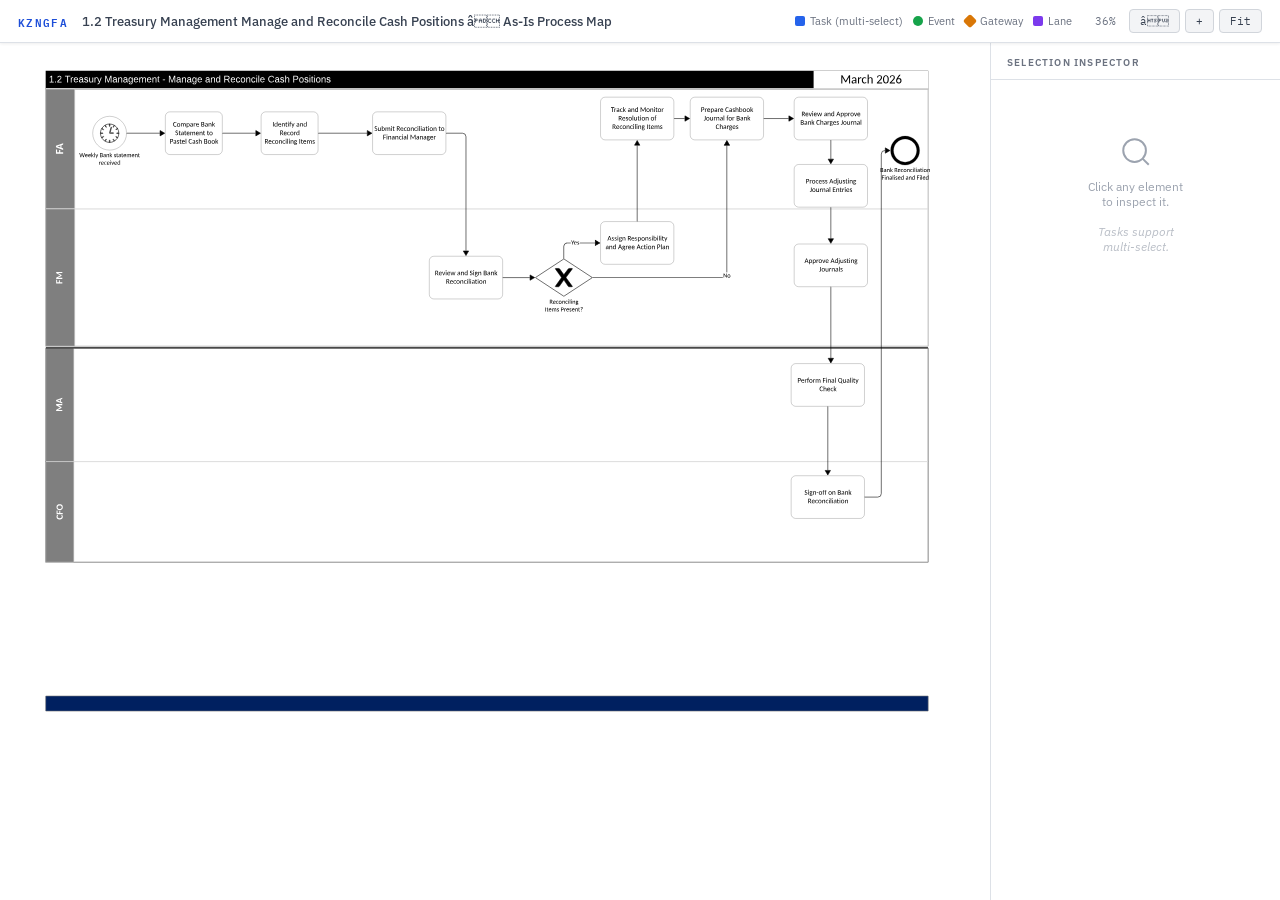
<file: Working maps/Finance/fin-1.2.html>
<!DOCTYPE html>
<html lang="en">
<head>
<meta charset="UTF-8">
<meta name="viewport" content="width=device-width, initial-scale=1.0">
<title>KZNGFA â 1.2 Treasury Management Manage and Reconcile Cash Positions</title>
<style>
@import url('https://fonts.googleapis.com/css2?family=IBM+Plex+Mono:wght@400;600&family=IBM+Plex+Sans:wght@300;400;500;600&display=swap');
:root{--bg:#f0f2f5;--panel:#fff;--border:#dde1e7;--text:#1a1f2e;--muted:#6b7280;--accent:#1d4ed8;--col-task:#2563eb;--col-event:#16a34a;--col-gateway:#d97706;--col-lane:#7c3aed}
*{box-sizing:border-box;margin:0;padding:0}
body{font-family:'IBM Plex Sans',sans-serif;background:var(--bg);color:var(--text);height:100vh;display:flex;flex-direction:column;overflow:hidden}
header{display:flex;align-items:center;gap:14px;padding:9px 18px;background:var(--panel);border-bottom:1px solid var(--border);flex-shrink:0;z-index:10;flex-wrap:wrap;box-shadow:0 1px 3px rgba(0,0,0,.07)}
.logo{font-family:'IBM Plex Mono',monospace;font-size:11px;font-weight:600;letter-spacing:.12em;color:var(--accent);text-transform:uppercase;white-space:nowrap}
.title{font-size:13px;font-weight:500;color:#374151;white-space:nowrap}
.spacer{flex:1;min-width:8px}
.legend{display:flex;gap:10px;align-items:center;flex-wrap:wrap}
.legend-item{display:flex;align-items:center;gap:5px;font-size:11px;color:var(--muted);white-space:nowrap}
.legend-dot{width:10px;height:10px;border-radius:2px;flex-shrink:0}
.controls{display:flex;gap:5px;align-items:center}
#zoom-label{font-family:'IBM Plex Mono',monospace;font-size:11px;color:var(--muted);min-width:38px;text-align:center}
button{background:#f3f4f6;border:1px solid #d1d5db;color:#374151;font-family:'IBM Plex Mono',monospace;font-size:11px;padding:4px 10px;border-radius:4px;cursor:pointer;transition:background .15s}
button:hover{background:#e5e7eb}
main{display:flex;flex:1;overflow:hidden}
#canvas-wrap{flex:1;overflow:auto;position:relative;background:#fff;cursor:grab}
#canvas-wrap:active{cursor:grabbing}
#map-container{position:relative;transform-origin:0 0;display:inline-block;margin:16px}
#overlay{position:absolute;top:0;left:0;pointer-events:none}
.hit{position:absolute;cursor:pointer;pointer-events:all;transition:outline .1s,background .1s}
.hit:hover{outline:2px dashed rgba(0,0,0,.25)}
.hit-task{border-radius:14px;background:transparent}
.hit-task.selected{background:rgba(37,99,235,.18);outline:2.5px solid #2563eb!important;box-shadow:0 0 0 5px rgba(37,99,235,.08)}
.hit-event{border-radius:50%;background:transparent}
.hit-event.selected{background:rgba(22,163,74,.18);outline:2.5px solid #16a34a!important;box-shadow:0 0 0 5px rgba(22,163,74,.08)}
.hit-gateway{background:transparent;transform:rotate(45deg);border-radius:3px}
.hit-gateway:hover{outline:2px dashed rgba(0,0,0,.25)!important}
.hit-gateway.selected{background:rgba(217,119,6,.18);outline:2.5px solid #d97706!important;box-shadow:0 0 0 5px rgba(217,119,6,.08)}
.hit-lane{background:transparent}
.hit-lane:hover{background:rgba(124,58,237,.05);outline:none!important}
.hit-lane.selected{background:rgba(124,58,237,.10);outline:2px solid #7c3aed!important}
#panel{width:290px;flex-shrink:0;background:var(--panel);border-left:1px solid var(--border);display:flex;flex-direction:column;overflow:hidden;box-shadow:-1px 0 4px rgba(0,0,0,.05)}
.panel-head{padding:13px 16px 10px;border-bottom:1px solid var(--border);flex-shrink:0}
.panel-head h3{font-size:10px;font-weight:600;letter-spacing:.12em;text-transform:uppercase;color:var(--muted)}
.panel-body{flex:1;overflow-y:auto;padding:14px 16px}
.empty-state{display:flex;flex-direction:column;align-items:center;justify-content:center;height:200px;gap:10px;color:#9ca3af;text-align:center;font-size:12px}
.card{display:none}
.card.visible{display:block}
.card-badge{display:inline-flex;align-items:center;gap:5px;font-size:10px;font-weight:600;letter-spacing:.08em;text-transform:uppercase;padding:3px 9px;border-radius:3px;margin-bottom:12px}
.badge-task{background:rgba(37,99,235,.10);color:#1d4ed8;border:1px solid rgba(37,99,235,.2)}
.badge-event{background:rgba(22,163,74,.10);color:#15803d;border:1px solid rgba(22,163,74,.2)}
.badge-gateway{background:rgba(217,119,6,.10);color:#b45309;border:1px solid rgba(217,119,6,.2)}
.badge-lane{background:rgba(124,58,237,.10);color:#6d28d9;border:1px solid rgba(124,58,237,.2)}
.card-title{font-size:15px;font-weight:600;color:#111827;margin-bottom:5px;line-height:1.3}
.card-sub{font-size:11px;color:var(--muted);margin-bottom:14px;line-height:1.5}
hr{border:none;border-top:1px solid var(--border);margin:12px 0}
.field{margin-bottom:10px}
.fl{font-size:10px;font-weight:600;letter-spacing:.08em;text-transform:uppercase;color:var(--muted);margin-bottom:3px}
.fv{font-size:12px;color:#374151;line-height:1.4}
.multi-header{font-size:11px;color:var(--muted);margin-bottom:10px}
.chip{display:inline-flex;align-items:center;gap:4px;background:rgba(37,99,235,.07);border:1px solid rgba(37,99,235,.2);color:#1d4ed8;font-size:11px;padding:4px 8px;border-radius:4px;margin:3px 3px 3px 0;cursor:pointer;transition:background .1s;line-height:1.3}
.chip:hover{background:rgba(37,99,235,.14)}
.chip-x{font-size:14px;line-height:1;opacity:.5;margin-left:1px}
.clear-btn{margin-top:12px;width:100%;background:#f9fafb;border:1px solid var(--border);color:var(--muted);font-size:11px;padding:7px;border-radius:4px;cursor:pointer;font-family:'IBM Plex Sans',sans-serif;transition:background .1s}
.clear-btn:hover{background:#f3f4f6}
::-webkit-scrollbar{width:5px;height:5px}
::-webkit-scrollbar-track{background:transparent}
::-webkit-scrollbar-thumb{background:#d1d5db;border-radius:3px}
</style>
</head>
<body>
<header>
<div class="logo">KZNGFA</div>
<div class="title">1.2 Treasury Management Manage and Reconcile Cash Positions â As-Is Process Map</div>
<div class="spacer"></div>
<div class="legend">
<div class="legend-item"><div class="legend-dot" style="background:var(--col-task)"></div>Task (multi-select)</div>
<div class="legend-item"><div class="legend-dot" style="background:var(--col-event);border-radius:50%"></div>Event</div>
<div class="legend-item"><div class="legend-dot" style="background:var(--col-gateway);transform:rotate(45deg)"></div>Gateway</div>
<div class="legend-item"><div class="legend-dot" style="background:var(--col-lane)"></div>Lane</div>
</div>
<div class="controls">
<span id="zoom-label">100%</span>
<button onclick="zoom(-0.15)">â</button>
<button onclick="zoom(+0.15)">+</button>
<button onclick="fitScreen()">Fit</button>
</div>
</header>
<main>
<div id="canvas-wrap">
<div id="map-container">
<div id="svg-wrap"><svg xmlns="http://www.w3.org/2000/svg" xmlns:xlink="http://www.w3.org/1999/xlink" xmlns:lucid="lucid" width="2646" height="1871"><g transform="translate(0 0)" lucid:page-tab-id="yBm9Q91iigfWG"><path d="M0 0h2646v1871H0z" fill="#fff"/><path d="M83.34 1790.1a.83.83 0 0 1 .83-.84H2561.5a.83.83 0 0 1 .83.83v40.83a.83.83 0 0 1-.83.83H84.17a.83.83 0 0 1-.83-.83z" fill="#fff" fill-opacity="0"/><path d="M83.34 1830.93a.83.83 0 0 0 .83.83H2561.5a.83.83 0 0 0 .83-.83v-40.84a.83.83 0 0 0-.83-.84H84.17a.83.83 0 0 0-.83.83z" stroke="#7f7f7f" stroke-width="1.67" fill="#002060"/><path d="M83.34 33.23h2479v51.94h-2479z" fill="#fff" fill-opacity="0"/><path d="M83.34 85.17h2479V33.23h-2479z"/><path d="M2240.42 33.23h321.9v51.94h-321.9z" fill="#fff" fill-opacity="0"/><path d="M2240.42 85.17h321.9V33.23h-321.9z" fill="#fff"/><use xlink:href="#a" transform="matrix(1,0,0,1,2249.437396,42.11059500000001) translate(65.917998046875 26.39)"/><use xlink:href="#b" transform="matrix(1,0,0,1,2249.437396,42.11059500000001) translate(166.989658203125 26.39)"/><path d="M2393.43 1599.65h168.9v188h-168.9z" fill="#fff" fill-opacity="0"/><path d="M2393.43 1787.66h168.9v-188h-168.9z" fill="url(#c)"/><path d="M83.34 84.3a.83.83 0 0 1 .83-.83H2561.5a.83.83 0 0 1 .83.83v721.8a.83.83 0 0 1-.83.82H84.17a.83.83 0 0 1-.83-.83z" fill="#fff" fill-opacity="0"/><path d="M83.34 806.1a.83.83 0 0 0 .83.82H2561.5a.83.83 0 0 0 .83-.83V84.3a.83.83 0 0 0-.83-.83H84.17a.83.83 0 0 0-.83.83z" stroke="#7f7f7f" stroke-width="1.67" fill-opacity="0"/><path d="M83.34 805.26V85.13z" stroke="#7f7f7f" stroke-width="1.67"/><path d="M83.34 84.3a.83.83 0 0 1 .83-.83H2561.5a.83.83 0 0 1 .83.83v721.8a.83.83 0 0 1-.83.82H84.17a.83.83 0 0 1-.83-.83z" fill="#fff" fill-opacity="0"/><path d="M83.34 806.1a.83.83 0 0 0 .83.82H2561.5a.83.83 0 0 0 .83-.83V84.3a.83.83 0 0 0-.83-.83H84.17a.83.83 0 0 0-.83.83zM83.34 812.28a.83.83 0 0 1 .83-.83H2561.5a.83.83 0 0 1 .83.83v600.57a.83.83 0 0 1-.83.83H84.17a.83.83 0 0 1-.83-.83z" fill="#fff" fill-opacity="0"/><path d="M83.34 1412.85a.83.83 0 0 0 .83.83H2561.5a.83.83 0 0 0 .83-.83V812.28a.83.83 0 0 0-.83-.83H84.17a.83.83 0 0 0-.83.83z" stroke="#000" stroke-width="1.67" fill="#fff" fill-opacity="0"/><path d="M83.34 1412.02v-598.9z" stroke="#000" stroke-width="1.67" fill="#fff"/><path d="M83.34 812.28a.83.83 0 0 1 .83-.83H2561.5a.83.83 0 0 1 .83.83v600.57a.83.83 0 0 1-.83.83H84.17a.83.83 0 0 1-.83-.83z" fill="#fff" fill-opacity="0"/><path d="M83.34 1412.85a.83.83 0 0 0 .83.83H2561.5a.83.83 0 0 0 .83-.83V812.28a.83.83 0 0 0-.83-.83H84.17a.83.83 0 0 0-.83.83zM83.34 84.3a.83.83 0 0 1 .83-.83H2561.5a.83.83 0 0 1 .83.83v336a.83.83 0 0 1-.83.83H84.17a.83.83 0 0 1-.83-.83z" fill="#fff" fill-opacity="0"/><path d="M83.34 420.3a.83.83 0 0 0 .83.83H2561.5a.83.83 0 0 0 .83-.83v-336a.83.83 0 0 0-.83-.83H84.17a.83.83 0 0 0-.83.83z" stroke="#d8d8d8" stroke-width="1.67" fill="#7f7f7f" fill-opacity="0"/><path d="M163.5 421.13a1.66 1.66 0 0 0 1.65-1.66V85.13a1.66 1.66 0 0 0-1.66-1.66H85a1.66 1.66 0 0 0-1.66 1.66v334.34a1.66 1.66 0 0 0 1.66 1.66z" stroke="#d8d8d8" stroke-width="1.67" fill="#7f7f7f"/><use xlink:href="#d" transform="matrix(-0.000003673205103813548,-0.9999999999932537,0.9999999999932537,-0.000003673205103813548,92.16369732734645,412.19711782759055) translate(144.31588134765624 40.2775)"/><path d="M83.34 421.96a.83.83 0 0 1 .83-.83H2561.5a.83.83 0 0 1 .83.83V806.1a.83.83 0 0 1-.83.82H84.17a.83.83 0 0 1-.83-.83z" fill="#fff" fill-opacity="0"/><path d="M83.34 806.1a.83.83 0 0 0 .83.82H2561.5a.83.83 0 0 0 .83-.83V421.95a.83.83 0 0 0-.83-.83H84.17a.83.83 0 0 0-.83.83z" stroke="#d8d8d8" stroke-width="1.67" fill="#7f7f7f" fill-opacity="0"/><path d="M163.5 806.92a1.66 1.66 0 0 0 1.65-1.66V422.8a1.66 1.66 0 0 0-1.66-1.67H85a1.66 1.66 0 0 0-1.66 1.66v382.46a1.66 1.66 0 0 0 1.66 1.66z" stroke="#d8d8d8" stroke-width="1.67" fill="#7f7f7f"/><use xlink:href="#e" transform="matrix(-0.000003673205103813548,-0.9999999999932537,0.9999999999932537,-0.000003673205103813548,90.98160383316281,797.4746176168835) translate(165.7243408203125 39.167500000000004)"/><path d="M83.34 812.28a.83.83 0 0 1 .83-.83H2561.5a.83.83 0 0 1 .83.83V1130a.83.83 0 0 1-.83.84H84.17a.83.83 0 0 1-.83-.83z" fill="#fff" fill-opacity="0"/><path d="M83.34 1130a.83.83 0 0 0 .83.84H2561.5a.83.83 0 0 0 .83-.83V812.3a.83.83 0 0 0-.83-.83H84.17a.83.83 0 0 0-.83.83z" stroke="#d8d8d8" stroke-width="1.67" fill="#7f7f7f" fill-opacity="0"/><path d="M161 1130.84a1.66 1.66 0 0 0 1.67-1.66V813.1a1.66 1.66 0 0 0-1.66-1.65H85a1.66 1.66 0 0 0-1.66 1.66v316.08a1.66 1.66 0 0 0 1.66 1.66z" stroke="#d8d8d8" stroke-width="1.67" fill="#7f7f7f"/><use xlink:href="#f" transform="matrix(-0.000003673205103813548,-0.9999999999932537,0.9999999999932537,-0.000003673205103813548,91.86253045677597,1122.5273093845153) translate(131.76446044921875 38.167500000000004)"/><path d="M83.34 1131.67a.83.83 0 0 1 .83-.83H2561.5a.83.83 0 0 1 .83.83v281.18a.83.83 0 0 1-.83.83H84.17a.83.83 0 0 1-.83-.83z" fill="#fff" fill-opacity="0"/><path d="M83.34 1412.85a.83.83 0 0 0 .83.83H2561.5a.83.83 0 0 0 .83-.83v-281.18a.83.83 0 0 0-.83-.83H84.17a.83.83 0 0 0-.83.83z" stroke="#d8d8d8" stroke-width="1.67" fill="#7f7f7f" fill-opacity="0"/><path d="M161 1413.68a1.66 1.66 0 0 0 1.67-1.66V1132.5a1.66 1.66 0 0 0-1.66-1.66H85a1.66 1.66 0 0 0-1.66 1.66v279.52a1.66 1.66 0 0 0 1.66 1.66z" stroke="#d8d8d8" stroke-width="1.67" fill="#7f7f7f"/><use xlink:href="#g" transform="matrix(-0.000003673205103813548,-0.9999999999932537,0.9999999999932537,-0.000003673205103813548,93.13052716271022,1404.8871142797154) translate(110.9008837890625 38.167500000000004)"/><path d="M165.13 84.3a.83.83 0 0 1 .83-.83H2561.5a.83.83 0 0 1 .83.83v721.8a.83.83 0 0 1-.83.82H165.95a.83.83 0 0 1-.82-.83z" fill="#fff" fill-opacity="0"/><path d="M165.13 806.1a.83.83 0 0 0 .83.82H2561.5a.83.83 0 0 0 .83-.83V84.3a.83.83 0 0 0-.83-.83H165.95a.83.83 0 0 0-.82.83z" fill="none"/><path d="M83.34 84.3a.83.83 0 0 1 .83-.83H2561.5a.83.83 0 0 1 .83.83v.34a.83.83 0 0 1-.83.83H84.17a.83.83 0 0 1-.83-.83z" fill="#fff" fill-opacity="0"/><path d="M84.17 83.47H2561.5z" stroke="#d8d8d8" stroke-width="1.67" fill="#fff"/><path d="M163.34 812.28a.83.83 0 0 1 .83-.83H2561.5a.83.83 0 0 1 .83.83v600.57a.83.83 0 0 1-.83.83H164.17a.83.83 0 0 1-.83-.83z" fill="#fff" fill-opacity="0"/><path d="M163.34 1412.85a.83.83 0 0 0 .83.83H2561.5a.83.83 0 0 0 .83-.83V812.28a.83.83 0 0 0-.83-.83H164.17a.83.83 0 0 0-.83.83z" fill="none"/><path d="M83.34 812.28a.83.83 0 0 1 .83-.83H2561.5a.83.83 0 0 1 .83.83v.34a.83.83 0 0 1-.83.83H84.17a.83.83 0 0 1-.83-.83z" fill="#fff" fill-opacity="0"/><path d="M84.17 811.45H2561.5z" stroke="#000" stroke-width="1.67" fill="#fff"/><path d="M20.35 34.98h905.63v50H20.35z" fill="#fff" fill-opacity="0"/><path d="M20.35 34.98h905.63v50H20.35z" fill-opacity="0"/><use xlink:href="#h" transform="matrix(1,0,0,1,29.402380000000004,43.876) translate(63 21.834)"/><use xlink:href="#i" transform="matrix(1,0,0,1,29.402380000000004,43.876) translate(107.45 21.834)"/><use xlink:href="#j" transform="matrix(1,0,0,1,29.402380000000004,43.876) translate(218.87133333333333 21.834)"/><use xlink:href="#k" transform="matrix(1,0,0,1,29.402380000000004,43.876) translate(381.7065 21.834)"/><use xlink:href="#l" transform="matrix(1,0,0,1,29.402380000000004,43.876) translate(397.93075 21.834)"/><use xlink:href="#m" transform="matrix(1,0,0,1,29.402380000000004,43.876) translate(501.5733333333333 21.834)"/><use xlink:href="#n" transform="matrix(1,0,0,1,29.402380000000004,43.876) translate(553.4316666666666 21.834)"/><use xlink:href="#o" transform="matrix(1,0,0,1,29.402380000000004,43.876) translate(677.6694166666666 21.834)"/><use xlink:href="#p" transform="matrix(1,0,0,1,29.402380000000004,43.876) translate(747.2336666666666 21.834)"/><path d="M419.53 161.25a12.8 12.8 0 0 1 12.8-12.8h134.4a12.8 12.8 0 0 1 12.8 12.8v94.4a12.8 12.8 0 0 1-12.8 12.8h-134.4a12.8 12.8 0 0 1-12.8-12.8z" fill="#fff" fill-opacity="0"/><path d="M419.53 255.65a12.8 12.8 0 0 0 12.8 12.8h134.4a12.8 12.8 0 0 0 12.8-12.8v-94.4a12.8 12.8 0 0 0-12.8-12.8h-134.4a12.8 12.8 0 0 0-12.8 12.8z" stroke="#000" stroke-width=".53" fill="#fff"/><path d="M419.53 268.45v-94.4a25.6 25.6 0 0 1 25.6-25.6h108.8a25.6 25.6 0 0 1 25.6 25.6v94.4" fill="none"/><use xlink:href="#q" transform="matrix(1,0,0,1,424.00800000000004,152.89100000000002) translate(16.7421875 37)"/><use xlink:href="#r" transform="matrix(1,0,0,1,424.00800000000004,152.89100000000002) translate(95.19921875 37)"/><use xlink:href="#s" transform="matrix(1,0,0,1,424.00800000000004,152.89100000000002) translate(23.001953125 61)"/><use xlink:href="#t" transform="matrix(1,0,0,1,424.00800000000004,152.89100000000002) translate(111.947265625 61)"/><use xlink:href="#u" transform="matrix(1,0,0,1,424.00800000000004,152.89100000000002) translate(7.6064453125 85)"/><use xlink:href="#v" transform="matrix(1,0,0,1,424.00800000000004,152.89100000000002) translate(60.2333984375 85)"/><use xlink:href="#w" transform="matrix(1,0,0,1,424.00800000000004,152.89100000000002) translate(103.3291015625 85)"/><path d="M688.5 161.25a12.8 12.8 0 0 1 12.8-12.8h134.4a12.8 12.8 0 0 1 12.8 12.8v94.4a12.8 12.8 0 0 1-12.8 12.8H701.3a12.8 12.8 0 0 1-12.8-12.8z" fill="#fff" fill-opacity="0"/><path d="M688.5 255.65a12.8 12.8 0 0 0 12.8 12.8h134.4a12.8 12.8 0 0 0 12.8-12.8v-94.4a12.8 12.8 0 0 0-12.8-12.8H701.3a12.8 12.8 0 0 0-12.8 12.8z" stroke="#000" stroke-width=".53" fill="#fff"/><path d="M688.5 268.45v-94.4a25.6 25.6 0 0 1 25.6-25.6h108.8a25.6 25.6 0 0 1 25.6 25.6v94.4" fill="none"/><use xlink:href="#x" transform="matrix(1,0,0,1,692.984,152.89100000000002) translate(27.259765625 37)"/><use xlink:href="#y" transform="matrix(1,0,0,1,692.984,152.89100000000002) translate(94.14453125 37)"/><use xlink:href="#z" transform="matrix(1,0,0,1,692.984,152.89100000000002) translate(47.748046875 61)"/><use xlink:href="#A" transform="matrix(1,0,0,1,692.984,152.89100000000002) translate(5.1259765625 85)"/><use xlink:href="#B" transform="matrix(1,0,0,1,692.984,152.89100000000002) translate(101.6005859375 85)"/><path d="M580.6 208.45h92.25" stroke="#000" stroke-width="1.6" fill="none"/><path d="M580.6 209.23h-.8v-1.55h.8z" stroke="#000" stroke-width=".05"/><path d="M686.64 208.45l-13 7.5v-15z" stroke="#000" stroke-width="1.6"/><path d="M1001.58 161.25a12.8 12.8 0 0 1 12.8-12.8h180.38a12.8 12.8 0 0 1 12.8 12.8v94.4a12.8 12.8 0 0 1-12.8 12.8h-180.38a12.8 12.8 0 0 1-12.8-12.8z" fill="#fff" fill-opacity="0"/><path d="M1001.58 255.65a12.8 12.8 0 0 0 12.8 12.8h180.38a12.8 12.8 0 0 0 12.8-12.8v-94.4a12.8 12.8 0 0 0-12.8-12.8h-180.38a12.8 12.8 0 0 0-12.8 12.8z" stroke="#000" stroke-width=".53" fill="#fff"/><path d="M1001.58 268.45v-94.4a25.6 25.6 0 0 1 25.6-25.6h154.78a25.6 25.6 0 0 1 25.6 25.6v94.4" fill="none"/><use xlink:href="#C" transform="matrix(1,0,0,1,1006.1066480000001,152.89100000000002) translate(0.3330078125 49)"/><use xlink:href="#D" transform="matrix(1,0,0,1,1006.1066480000001,152.89100000000002) translate(62.3251953125 49)"/><use xlink:href="#t" transform="matrix(1,0,0,1,1006.1066480000001,152.89100000000002) translate(180.6162109375 49)"/><use xlink:href="#E" transform="matrix(1,0,0,1,1006.1066480000001,152.89100000000002) translate(24.4736328125 73)"/><use xlink:href="#F" transform="matrix(1,0,0,1,1006.1066480000001,152.89100000000002) translate(100.5869140625 73)"/><path d="M849.57 208.45h136.35" stroke="#000" stroke-width="1.6" fill="none"/><path d="M849.6 209.23h-.83v-1.55h.82z" stroke="#000" stroke-width=".05"/><path d="M999.7 208.45l-12.98 7.5v-15z" stroke="#000" stroke-width="1.6"/><path d="M1160.94 566.83a12.8 12.8 0 0 1 12.8-12.8h180.4a12.8 12.8 0 0 1 12.8 12.8v94.4a12.8 12.8 0 0 1-12.8 12.8h-180.4a12.8 12.8 0 0 1-12.8-12.8z" fill="#fff" fill-opacity="0"/><path d="M1160.94 661.23a12.8 12.8 0 0 0 12.8 12.8h180.4a12.8 12.8 0 0 0 12.8-12.8v-94.4a12.8 12.8 0 0 0-12.8-12.8h-180.4a12.8 12.8 0 0 0-12.8 12.8z" stroke="#000" stroke-width=".53" fill="#fff"/><path d="M1160.94 674.03v-94.4a25.6 25.6 0 0 1 25.6-25.6h154.8a25.6 25.6 0 0 1 25.6 25.6v94.4" fill="none"/><use xlink:href="#G" transform="matrix(1,0,0,1,1165.4766479999996,558.469) translate(10.97265625 49)"/><use xlink:href="#H" transform="matrix(1,0,0,1,1165.4766479999996,558.469) translate(73.62890625 49)"/><use xlink:href="#I" transform="matrix(1,0,0,1,1165.4766479999996,558.469) translate(108.74609375 49)"/><use xlink:href="#r" transform="matrix(1,0,0,1,1165.4766479999996,558.469) translate(146.96875 49)"/><use xlink:href="#J" transform="matrix(1,0,0,1,1165.4766479999996,558.469) translate(42.115234375 73)"/><path d="M1368 614.03h75.14" stroke="#000" stroke-width="1.6" fill="none"/><path d="M1368.02 614.8h-.83v-1.55h.82z" stroke="#000" stroke-width=".05"/><path d="M1456.93 614.03l-13 7.5v-15z" stroke="#000" stroke-width="1.6"/><path d="M1208.62 208.45h45.32a10 10 0 0 1 10 10v319.92" stroke="#000" stroke-width="1.6" fill="none"/><path d="M1208.64 209.23h-.82v-1.55h.83z" stroke="#000" stroke-width=".05"/><path d="M1263.94 552.16l-7.5-13h15z" stroke="#000" stroke-width="1.6"/><path d="M1458.9 562.42a.8.8 0 0 1 .8-.8h158.4a.8.8 0 0 1 .8.8v103.22a.8.8 0 0 1-.8.8h-158.4a.8.8 0 0 1-.8-.8z" fill="#fff" fill-opacity="0"/><path d="M1538.23 666a1.22 1.22 0 0 0 1.34 0l78.66-51.53a.52.52 0 0 0 0-.88l-78.66-51.55a1.22 1.22 0 0 0-1.34 0l-78.66 51.54a.52.52 0 0 0 0 .87z" stroke="#000" stroke-width="1.6" fill="#fff"/><path d="M1515.86 588.35a.82.82 0 0 0-.67 1.3l16.37 22.97a2.25 2.25 0 0 1 0 2.6l-16.4 23.08a.84.84 0 0 0 .7 1.32l7.83.08a3.05 3.05 0 0 0 2.52-1.3l11.76-16.67a1.1 1.1 0 0 1 1.82.02l11.32 16.64a3 3 0 0 0 2.5 1.3l8.32-.08a.82.82 0 0 0 .65-1.3l-17-23.1a2.17 2.17 0 0 1 0-2.58l17-23a.8.8 0 0 0-.66-1.3h-8.16a3.2 3.2 0 0 0-2.56 1.3l-11.37 15.24a1.16 1.16 0 0 1-1.88-.02l-10.8-15.2a3.1 3.1 0 0 0-2.5-1.3z" stroke="#000" stroke-width="1.6"/><path d="M1458.9 666.44V563.22a1.6 1.6 0 0 1 1.6-1.6h156.8a1.6 1.6 0 0 1 1.6 1.6v103.22" fill="none"/><use xlink:href="#K" transform="matrix(1,0,0,1,1476.658,674.408) translate(21.626835937499997 13.335)"/><use xlink:href="#L" transform="matrix(1,0,0,1,1476.658,674.408) translate(8.7823486328125 34.67100000000001)"/><use xlink:href="#M" transform="matrix(1,0,0,1,1476.658,674.408) translate(53.0500341796875 34.67100000000001)"/><path d="M1559.42 517.44h-10.5l-1.47.12-1.4.34-1.34.55-1.22.76-1.1.95-.94 1.1-.76 1.23-.55 1.34-.34 1.4-.13 1.48v33.55h-1.55v-33.6l.13-1.67.4-1.64.64-1.56.88-1.45 1.1-1.28 1.28-1.1 1.45-.88 1.57-.65 1.64-.4 1.67-.13h10.55zm66.8 0h-43.62v-1.55h43.63z" stroke="#000" stroke-width=".05"/><path d="M1539.67 561.2l-.3-.1-.24-.03-.23-.02-.24.02-.23.04-.22.08-.08-.95h1.55z"/><path stroke="#000" stroke-width=".05"/><path d="M1640.03 516.67l-13 7.5v-15z"/><path d="M1641.58 516.67l-15.32 8.84v-17.67zm-13.77 6.16l10.67-6.16-10.66-6.16z" stroke="#000" stroke-width=".05"/><use xlink:href="#N" transform="matrix(1,0,0,1,1559.4167195239388,507.779) translate(0.005000000000000782 13.335)"/><path d="M1641.9 469.47a12.8 12.8 0 0 1 12.8-12.8h180.37a12.8 12.8 0 0 1 12.8 12.8v94.4a12.8 12.8 0 0 1-12.8 12.8H1654.7a12.8 12.8 0 0 1-12.8-12.8z" fill="#fff" fill-opacity="0"/><path d="M1641.9 563.87a12.8 12.8 0 0 0 12.8 12.8h180.37a12.8 12.8 0 0 0 12.8-12.8v-94.4a12.8 12.8 0 0 0-12.8-12.8H1654.7a12.8 12.8 0 0 0-12.8 12.8z" stroke="#000" stroke-width=".53" fill="#fff"/><path d="M1641.9 576.67v-94.4a25.6 25.6 0 0 1 25.6-25.6h154.77a25.6 25.6 0 0 1 25.6 25.6v94.4" fill="none"/><use xlink:href="#O" transform="matrix(1,0,0,1,1646.421648,461.109) translate(14.732421875 49)"/><use xlink:href="#P" transform="matrix(1,0,0,1,1646.421648,461.109) translate(70.982421875 49)"/><use xlink:href="#H" transform="matrix(1,0,0,1,1646.421648,461.109) translate(9.4296875 73)"/><use xlink:href="#Q" transform="matrix(1,0,0,1,1646.421648,461.109) translate(44.546875 73)"/><use xlink:href="#R" transform="matrix(1,0,0,1,1646.421648,461.109) translate(96.666015625 73)"/><use xlink:href="#S" transform="matrix(1,0,0,1,1646.421648,461.109) translate(153.560546875 73)"/><path d="M1641.9 120.02a12.8 12.8 0 0 1 12.8-12.8h180.37a12.8 12.8 0 0 1 12.8 12.8v94.4a12.8 12.8 0 0 1-12.8 12.8H1654.7a12.8 12.8 0 0 1-12.8-12.8z" fill="#fff" fill-opacity="0"/><path d="M1641.9 214.42a12.8 12.8 0 0 0 12.8 12.8h180.37a12.8 12.8 0 0 0 12.8-12.8v-94.4a12.8 12.8 0 0 0-12.8-12.8H1654.7a12.8 12.8 0 0 0-12.8 12.8z" stroke="#000" stroke-width=".53" fill="#fff"/><path d="M1641.9 227.22v-94.4a25.6 25.6 0 0 1 25.6-25.6h154.77a25.6 25.6 0 0 1 25.6 25.6v94.4" fill="none"/><use xlink:href="#T" transform="matrix(1,0,0,1,1646.421648,111.66) translate(24.6982421875 37)"/><use xlink:href="#H" transform="matrix(1,0,0,1,1646.421648,111.66) translate(71.4169921875 37)"/><use xlink:href="#U" transform="matrix(1,0,0,1,1646.421648,111.66) translate(106.5341796875 37)"/><use xlink:href="#V" transform="matrix(1,0,0,1,1646.421648,111.66) translate(45.279296875 61)"/><use xlink:href="#W" transform="matrix(1,0,0,1,1646.421648,111.66) translate(136.0703125 61)"/><use xlink:href="#A" transform="matrix(1,0,0,1,1646.421648,111.66) translate(28.1259765625 85)"/><use xlink:href="#B" transform="matrix(1,0,0,1,1646.421648,111.66) translate(124.6005859375 85)"/><path d="M1744.88 455.6V242.87" stroke="#000" stroke-width="1.6" fill="none"/><path d="M1745.66 456.4h-1.55v-.82h1.56z" stroke="#000" stroke-width=".05"/><path d="M1744.88 229.1l7.5 12.97h-15z" stroke="#000" stroke-width="1.6"/><path d="M1893.86 120.02a12.8 12.8 0 0 1 12.8-12.8h180.38a12.8 12.8 0 0 1 12.8 12.8v94.4a12.8 12.8 0 0 1-12.8 12.8h-180.38a12.8 12.8 0 0 1-12.8-12.8z" fill="#fff" fill-opacity="0"/><path d="M1893.86 214.42a12.8 12.8 0 0 0 12.8 12.8h180.38a12.8 12.8 0 0 0 12.8-12.8v-94.4a12.8 12.8 0 0 0-12.8-12.8h-180.38a12.8 12.8 0 0 0-12.8 12.8z" stroke="#000" stroke-width=".53" fill="#fff"/><path d="M1893.86 227.22v-94.4a25.6 25.6 0 0 1 25.6-25.6h154.78a25.6 25.6 0 0 1 25.6 25.6v94.4" fill="none"/><use xlink:href="#X" transform="matrix(1,0,0,1,1898.3896479999996,111.66) translate(25.2353515625 37)"/><use xlink:href="#Y" transform="matrix(1,0,0,1,1898.3896479999996,111.66) translate(93.4970703125 37)"/><use xlink:href="#Z" transform="matrix(1,0,0,1,1898.3896479999996,111.66) translate(33.306640625 61)"/><use xlink:href="#aa" transform="matrix(1,0,0,1,1898.3896479999996,111.66) translate(96.91015625 61)"/><use xlink:href="#r" transform="matrix(1,0,0,1,1898.3896479999996,111.66) translate(124.634765625 61)"/><use xlink:href="#ab" transform="matrix(1,0,0,1,1898.3896479999996,111.66) translate(66.763671875 85)"/><path d="M1848.94 167.22h29.26" stroke="#000" stroke-width="1.6" fill="none"/><path d="M1848.96 168h-.82v-1.56h.82z" stroke="#000" stroke-width=".05"/><path d="M1892 167.22l-13 7.5v-15z" stroke="#000" stroke-width="1.6"/><path d="M1986.42 614.8h-366.35v-1.55h366.35zm11.2-371.92v357.78h-1.54V242.88z" stroke="#000" stroke-width=".05"/><path d="M1620.1 614.8h-1.07l.2-.47.04-.3-.03-.3-.2-.45 1.05-.03z"/><path stroke="#000" stroke-width=".05"/><path d="M2004.35 242.07h-15l7.5-12.98z"/><path d="M2005.7 242.85H1988l8.85-15.3zm-15-1.55h12.3l-6.15-10.67z" stroke="#000" stroke-width=".05"/><use xlink:href="#ac" transform="matrix(1,0,0,1,1986.4243496605789,600.6576930784707) translate(0.005000000000000782 13.335)"/><path d="M2100.9 167.22h69.27" stroke="#000" stroke-width="1.6" fill="none"/><path d="M2100.93 168h-.82v-1.56h.83z" stroke="#000" stroke-width=".05"/><path d="M2183.96 167.22l-13 7.5v-15z" stroke="#000" stroke-width="1.6"/><path d="M2185.83 120.02a12.8 12.8 0 0 1 12.8-12.8H2379a12.8 12.8 0 0 1 12.8 12.8v94.4a12.8 12.8 0 0 1-12.8 12.8h-180.37a12.8 12.8 0 0 1-12.8-12.8z" fill="#fff" fill-opacity="0"/><path d="M2185.83 214.42a12.8 12.8 0 0 0 12.8 12.8H2379a12.8 12.8 0 0 0 12.8-12.8v-94.4a12.8 12.8 0 0 0-12.8-12.8h-180.37a12.8 12.8 0 0 0-12.8 12.8z" stroke="#000" stroke-width=".53" fill="#fff"/><path d="M2185.83 227.22v-94.4a25.6 25.6 0 0 1 25.6-25.6h154.78a25.6 25.6 0 0 1 25.6 25.6v94.4" fill="none"/><use xlink:href="#G" transform="matrix(1,0,0,1,2190.3586480000004,111.66) translate(15.8701171875 49)"/><use xlink:href="#H" transform="matrix(1,0,0,1,2190.3586480000004,111.66) translate(78.5263671875 49)"/><use xlink:href="#ad" transform="matrix(1,0,0,1,2190.3586480000004,111.66) translate(113.6435546875 49)"/><use xlink:href="#ae" transform="matrix(1,0,0,1,2190.3586480000004,111.66) translate(12.671875 73)"/><use xlink:href="#af" transform="matrix(1,0,0,1,2190.3586480000004,111.66) translate(57.251953125 73)"/><use xlink:href="#ag" transform="matrix(1,0,0,1,2190.3586480000004,111.66) translate(126.24609375 73)"/><path d="M2185.83 309a12.8 12.8 0 0 1 12.8-12.8H2379a12.8 12.8 0 0 1 12.8 12.8v94.4a12.8 12.8 0 0 1-12.8 12.8h-180.37a12.8 12.8 0 0 1-12.8-12.8z" fill="#fff" fill-opacity="0"/><path d="M2185.83 403.4a12.8 12.8 0 0 0 12.8 12.8H2379a12.8 12.8 0 0 0 12.8-12.8V309a12.8 12.8 0 0 0-12.8-12.8h-180.37a12.8 12.8 0 0 0-12.8 12.8z" stroke="#000" stroke-width=".53" fill="#fff"/><path d="M2185.83 416.2v-94.4a25.6 25.6 0 0 1 25.6-25.6h154.78a25.6 25.6 0 0 1 25.6 25.6v94.4" fill="none"/><g><use xlink:href="#ah" transform="matrix(1,0,0,1,2190.3586480000004,300.637) translate(27.857421875 49)"/><use xlink:href="#ai" transform="matrix(1,0,0,1,2190.3586480000004,300.637) translate(93.9609375 49)"/><use xlink:href="#Z" transform="matrix(1,0,0,1,2190.3586480000004,300.637) translate(39.13671875 73)"/><use xlink:href="#aj" transform="matrix(1,0,0,1,2190.3586480000004,300.637) translate(102.740234375 73)"/></g><path d="M2288.82 228.28v52.26" stroke="#000" stroke-width="1.6" fill="none"/><path d="M2289.6 228.3h-1.56v-.8h1.55z" stroke="#000" stroke-width=".05"/><path d="M2288.82 294.33l-7.5-13h15z" stroke="#000" stroke-width="1.6"/><path d="M2185.83 532.46a12.8 12.8 0 0 1 12.8-12.8H2379a12.8 12.8 0 0 1 12.8 12.8v94.4a12.8 12.8 0 0 1-12.8 12.8h-180.37a12.8 12.8 0 0 1-12.8-12.8z" fill="#fff" fill-opacity="0"/><path d="M2185.83 626.86a12.8 12.8 0 0 0 12.8 12.8H2379a12.8 12.8 0 0 0 12.8-12.8v-94.4a12.8 12.8 0 0 0-12.8-12.8h-180.37a12.8 12.8 0 0 0-12.8 12.8z" stroke="#000" stroke-width=".53" fill="#fff"/><path d="M2185.83 639.66v-94.4a25.6 25.6 0 0 1 25.6-25.6h154.78a25.6 25.6 0 0 1 25.6 25.6v94.4" fill="none"/><g><use xlink:href="#ak" transform="matrix(1,0,0,1,2190.3586480000004,524.101) translate(24.4052734375 49)"/><use xlink:href="#ai" transform="matrix(1,0,0,1,2190.3586480000004,524.101) translate(97.4130859375 49)"/><use xlink:href="#al" transform="matrix(1,0,0,1,2190.3586480000004,524.101) translate(65.5478515625 73)"/></g><path d="M2288.82 417.26V504" stroke="#000" stroke-width="1.6" fill="none"/><path d="M2289.6 417.28h-1.56v-.82h1.55z" stroke="#000" stroke-width=".05"/><path d="M2288.82 517.8l-7.5-13h15z" stroke="#000" stroke-width="1.6"/><path d="M2177.32 868.4a12.8 12.8 0 0 1 12.8-12.8h180.4a12.8 12.8 0 0 1 12.8 12.8v94.4a12.8 12.8 0 0 1-12.8 12.8h-180.4a12.8 12.8 0 0 1-12.8-12.8z" fill="#fff" fill-opacity="0"/><path d="M2177.32 962.8a12.8 12.8 0 0 0 12.8 12.8h180.4a12.8 12.8 0 0 0 12.8-12.8v-94.4a12.8 12.8 0 0 0-12.8-12.8h-180.4a12.8 12.8 0 0 0-12.8 12.8z" stroke="#000" stroke-width=".53" fill="#fff"/><path d="M2177.32 975.6v-94.4a25.6 25.6 0 0 1 25.6-25.6h154.8a25.6 25.6 0 0 1 25.6 25.6v94.4" fill="none"/><g><use xlink:href="#am" transform="matrix(1,0,0,1,2181.8546479999995,860.052) translate(12.994140625 49)"/><use xlink:href="#an" transform="matrix(1,0,0,1,2181.8546479999995,860.052) translate(83.55078125 49)"/><use xlink:href="#ao" transform="matrix(1,0,0,1,2181.8546479999995,860.052) translate(126.529296875 49)"/><use xlink:href="#ap" transform="matrix(1,0,0,1,2181.8546479999995,860.052) translate(74.6640625 73)"/></g><path d="M2288.82 640.73l.03 199.23" stroke="#000" stroke-width="1.6" fill="none"/><path d="M2289.6 640.75h-1.56v-.82h1.55z" stroke="#000" stroke-width=".05"/><path d="M2288.86 853.75l-7.5-13h15z" stroke="#000" stroke-width="1.6"/><path d="M2280.3 976.68v178.24" stroke="#000" stroke-width="1.6" fill="none"/><path d="M2281.1 976.7h-1.56v-.82h1.55z" stroke="#000" stroke-width=".05"/><path d="M2280.3 1168.7l-7.5-12.98h15z" stroke="#000" stroke-width="1.6"/><path d="M2177.32 1183.37a12.8 12.8 0 0 1 12.8-12.8h180.4a12.8 12.8 0 0 1 12.8 12.8v94.4a12.8 12.8 0 0 1-12.8 12.8h-180.4a12.8 12.8 0 0 1-12.8-12.8z" fill="#fff" fill-opacity="0"/><path d="M2177.32 1277.77a12.8 12.8 0 0 0 12.8 12.8h180.4a12.8 12.8 0 0 0 12.8-12.8v-94.4a12.8 12.8 0 0 0-12.8-12.8h-180.4a12.8 12.8 0 0 0-12.8 12.8z" stroke="#000" stroke-width=".53" fill="#fff"/><path d="M2177.32 1290.57v-94.4a25.6 25.6 0 0 1 25.6-25.6h154.8a25.6 25.6 0 0 1 25.6 25.6v94.4" fill="none"/><g><use xlink:href="#aq" transform="matrix(1,0,0,1,2181.8546479999995,1175.0130000000001) translate(32.73046875 49)"/><use xlink:href="#ar" transform="matrix(1,0,0,1,2181.8546479999995,1175.0130000000001) translate(99.634765625 49)"/><use xlink:href="#r" transform="matrix(1,0,0,1,2181.8546479999995,1175.0130000000001) translate(125.2109375 49)"/><use xlink:href="#J" transform="matrix(1,0,0,1,2181.8546479999995,1175.0130000000001) translate(42.115234375 73)"/></g><path d="M2384.37 1230.57h36.18a10 10 0 0 0 10-10V267.14a10 10 0 0 1 10-10h.5" stroke="#000" stroke-width="1.6" fill="none"/><path d="M2384.4 1231.35h-.83v-1.55h.82z" stroke="#000" stroke-width=".05"/><path d="M2454.83 257.14l-13 7.5v-15z" stroke="#000" stroke-width="1.6"/><path d="M2456.7 216.66a.27.27 0 0 1 .26-.27h80.96a.27.27 0 0 1 .27.26v80.96a.27.27 0 0 1-.28.27h-80.96a.27.27 0 0 1-.27-.28z" fill="#fff" fill-opacity="0"/><path d="M2538.2 257.14c0-22.5-18.27-40.75-40.76-40.75-22.5 0-40.75 18.25-40.75 40.74 0 22.5 18.25 40.75 40.74 40.75 22.5 0 40.75-18.26 40.75-40.76z" stroke="#000" stroke-width=".53"/><path d="M2530.04 257.14c0-18-14.6-32.6-32.6-32.6s-32.6 14.6-32.6 32.6 14.6 32.6 32.6 32.6 32.6-14.6 32.6-32.6z" stroke="#000" stroke-width=".53" fill="#fff"/><path d="M2456.7 297.9V218a1.6 1.6 0 0 1 1.6-1.6h78.3a1.6 1.6 0 0 1 1.6 1.6v79.9" fill="none"/><g><use xlink:href="#as" transform="matrix(1,0,0,1,2422.709,302.291) translate(4.613598632812511 15.276999999999997)"/><use xlink:href="#at" transform="matrix(1,0,0,1,2422.709,302.291) translate(44.24528808593751 15.276999999999997)"/><use xlink:href="#au" transform="matrix(1,0,0,1,2422.709,302.291) translate(8.41615722656249 36.613)"/><use xlink:href="#av" transform="matrix(1,0,0,1,2422.709,302.291) translate(75.8464599609375 36.613)"/><use xlink:href="#aw" transform="matrix(1,0,0,1,2422.709,302.291) translate(107.0656396484375 36.613)"/></g><path d="M215.5 161.2a.27.27 0 0 1 .26-.28h94.52a.27.27 0 0 1 .27.27v94.5a.27.27 0 0 1-.27.28h-94.52a.27.27 0 0 1-.27-.27z" fill="#fff" fill-opacity="0"/><path d="M310.55 208.45c0-26.24-21.3-47.53-47.53-47.53-26.24 0-47.53 21.3-47.53 47.53 0 26.24 21.28 47.53 47.52 47.53 26.24 0 47.53-21.3 47.53-47.53z" stroke="#000" stroke-width=".53" fill="#fff"/><path d="M263.02 182.7h.67zm-.66 0h.66zm12.6 4.17a.67.67 0 0 1 .9-.24.67.67 0 0 1 .24.9l-2.27 3.96a.72.72 0 0 1-.97.27.67.67 0 0 1-.26-.94zm-24.53-.43a.72.72 0 0 1 .96.28l2.45 4.33a.67.67 0 0 1-.24.9.66.66 0 0 1-.9-.23l-2.54-4.34a.68.68 0 0 1 .27-.94zm-9.42 9.08a.67.67 0 0 1 .92-.24l3.83 2.17a.7.7 0 0 1 .25.97.74.74 0 0 1-1 .25l-3.75-2.24a.67.67 0 0 1-.24-.9zm-3.4 12.27a.33.33 0 0 0-.34.32v-.33zm51.18 0v.65zm-21.76-16.17a.68.68 0 0 1 .85-.48.7.7 0 0 1 .48.86l-3.75 13.8a1.27 1.27 0 0 0 1.22 1.6h7.56a.67.67 0 0 1 .67.67.67.67 0 0 1-.67.67h-10.36a.2.2 0 0 1-.2-.2.24.24 0 0 0-.17-.23.2.2 0 0 1-.14-.23l.1-.28a40.16 40.16 0 0 0 .27-.97zm-29.43 16.83a.33.33 0 0 0-.34.32v-.33zm51.18 0v.66zm-43.44 9.07a.66.66 0 0 1 .9.24.66.66 0 0 1-.24.9l-4.08 2.38a.66.66 0 0 1-.9-.24.66.66 0 0 1 .23-.9zm34.93.76a.68.68 0 0 1 .94-.28l3.55 2.06a.72.72 0 0 1 .28.97.68.68 0 0 1-.94.26l-3.55-2.04a.72.72 0 0 1-.28-.97zm-7.27 6.83a.66.66 0 0 1 .9.24l2.2 3.8a.66.66 0 0 1-.25.9.66.66 0 0 1-.9-.23l-2.2-3.8a.66.66 0 0 1 .25-.9zm-20.5.18a.72.72 0 0 1 .97-.26.68.68 0 0 1 .26.94l-2.33 4a.72.72 0 0 1-.97.3.68.68 0 0 1-.27-.95zm11.14-40.95a.02.02 0 0 1 .05 0v4.42a.67.67 0 0 1-.68.67.67.67 0 0 1-.66-.67v-6.08c-13.7.28-24.82 11.4-25.1 25.1h6.27a.67.67 0 0 1 .67.65.67.67 0 0 1-.67.67h-6.27c.28 13.7 11.4 24.8 25.1 25.1v-6a.67.67 0 0 1 .66-.66.67.67 0 0 1 .67.66v6c13.68-.3 24.8-11.4 25.08-25.1h-5.42a.67.67 0 0 1-.66-.67.67.67 0 0 1 .66-.66h5.42c-.1-4.67-1.42-9.14-3.8-12.85l.38.57a.65.65 0 0 1-.2.92l-3.64 2.14a.74.74 0 0 1-1-.25.7.7 0 0 1 .24-.98l4.22-2.4c-4.37-7.22-12.26-12.07-21.3-12.26zm-1.28 49.86h.66-.66zm1.33 0H263z" stroke="#000" stroke-width="1.67" fill="#fff"/><path d="M215.5 255.98v-93.46a1.6 1.6 0 0 1 1.6-1.6h91.85a1.6 1.6 0 0 1 1.6 1.6v93.46" fill="none"/><g><use xlink:href="#ax" transform="matrix(1,0,0,1,174.99500000000003,260.44899999999996) translate(2.8200830078125136 15.276999999999997)"/><use xlink:href="#ay" transform="matrix(1,0,0,1,174.99500000000003,260.44899999999996) translate(59.91055175781252 15.276999999999997)"/><use xlink:href="#az" transform="matrix(1,0,0,1,174.99500000000003,260.44899999999996) translate(99.54224121093752 15.276999999999997)"/><use xlink:href="#aA" transform="matrix(1,0,0,1,174.99500000000003,260.44899999999996) translate(57.3494677734375 36.613)"/></g><path d="M311.62 208.45h92.25" stroke="#000" stroke-width="1.6" fill="none"/><path d="M311.64 209.23h-.86l.04-.78-.04-.77h.86z" stroke="#000" stroke-width=".05"/><path d="M417.66 208.45l-13 7.5v-15z" stroke="#000" stroke-width="1.6"/><defs><path d="M835-479c17 30 30 62 44 96 13-34 27-66 43-96l464-805c25-53 129-21 198-30V0h-161c1-334-2-672 1-1004 1-16 3-32 4-49L959-229c-25 56-126 55-158 0l-480-823c4 33 6 64 6 93V0H167v-1314c56 2 123-6 171 4 9 2 18 12 27 27" id="aB"/><path d="M514-995c228 0 341 142 341 370V0c-56-5-123 17-137-41l-22-91C610-53 522 18 358 15 189 12 84-73 84-244c0-178 154-235 319-276 76-19 169-27 280-30 12-176-30-304-190-304-107 0-171 42-231 86-34 25-81 14-98-16l-32-56c98-93 207-155 382-155zM253-253c0 98 61 145 158 145 133 0 205-61 272-130v-202c-134 6-246 19-333 58-57 26-97 59-97 129" id="aC"/><path d="M536-823c-141 7-187 99-229 205V0H131v-978c60 8 148-26 154 48l12 144c58-123 149-234 328-202 18 3 34 11 49 21l-14 130c-12 52-78 12-124 14" id="aD"/><path d="M69-490c0-299 140-503 438-503 143 0 234 53 308 127-20 26-37 58-61 80-40 18-64-17-93-32-37-19-81-40-143-39-201 7-269 160-269 367 0 204 66 360 261 368 96 4 149-38 198-81 21-19 50-20 67 2l51 64C751-46 640 14 479 14 199 14 69-199 69-490" id="aE"/><path d="M576-854c-119 2-194 64-257 135V0H143v-1422h176v573c76-79 163-144 308-144 223 0 324 146 324 370V0H775v-623c0-140-60-233-199-231" id="aF"/><g id="a"><use transform="matrix(0.01736328125,0,0,0.01736328125,0,0)" xlink:href="#aB"/><use transform="matrix(0.01736328125,0,0,0.01736328125,30.403105468750002,0)" xlink:href="#aC"/><use transform="matrix(0.01736328125,0,0,0.01736328125,47.436484375000006,0)" xlink:href="#aD"/><use transform="matrix(0.01736328125,0,0,0.01736328125,59.31296875,0)" xlink:href="#aE"/><use transform="matrix(0.01736328125,0,0,0.01736328125,74.3495703125,0)" xlink:href="#aF"/></g><path d="M118-957c35-227 168-372 421-372 237 0 388 129 388 367 0 234-144 350-265 476L325-135c155-43 377-15 567-23 76-4 57 87 59 158H92c-1-54 1-99 31-129 169-170 344-341 501-522 70-81 131-166 131-307 0-146-81-228-225-228-138 0-213 81-243 193-11 42-31 58-82 50" id="aG"/><path d="M949-956c47 159 47 439 0 598C887-148 769 14 518 14 268 14 151-149 89-358c-47-159-47-439 0-598 62-210 178-373 429-373 250 0 369 164 431 373zM722-242c117-170 114-650 0-830-59-93-195-155-314-89-142 79-181 270-182 504-1 177 29 313 88 415 55 96 193 148 315 88 35-18 65-47 93-88" id="aH"/><path d="M523 15C238 15 92-170 92-458c0-173 68-287 155-413l322-470c36-61 157-38 250-42-146 199-294 396-439 596 80-61 238-82 352-34 142 60 235 185 235 385 0 213-110 349-263 416-54 23-115 35-181 35zm5-729c-170 0-266 117-266 287 0 178 83 297 258 297 174 0 271-117 271-293 0-177-89-291-263-291" id="aI"/><g id="b"><use transform="matrix(0.01736328125,0,0,0.01736328125,0,0)" xlink:href="#aG"/><use transform="matrix(0.01736328125,0,0,0.01736328125,18.0230859375,0)" xlink:href="#aH"/><use transform="matrix(0.01736328125,0,0,0.01736328125,36.046171875,0)" xlink:href="#aG"/><use transform="matrix(0.01736328125,0,0,0.01736328125,54.0692578125,0)" xlink:href="#aI"/></g><pattern id="c" patternUnits="userSpaceOnUse" x="2393.43" y="1599.65" width="168.9" height="188.01"><use xlink:href="#aJ" transform="translate(0, 0.17166666666662422) scale(16.890000000000008,18.766666666666676)"/></pattern><path fill="#fff" d="M890-1328v209H373v376h433v209H373V0H109v-1328h781" id="aK"/><path fill="#fff" d="M1240 0h-202c-47 1-76-24-87-58l-84-261H378L295-59c-11 29-44 59-86 59H4l484-1328h268zM437-503h370c-61-196-127-384-186-583-56 202-123 386-184 583" id="aL"/><g id="d"><use transform="matrix(0.0151904296875,0,0,0.0151904296875,0,0)" xlink:href="#aK"/><use transform="matrix(0.0151904296875,0,0,0.0151904296875,12.5169140625,0)" xlink:href="#aL"/></g><path fill="#fff" d="M363-958c5 40 8 85 8 127V0H139v-1328c83 3 177-6 251 6 17 7 27 17 36 35l412 720c23 42 42 86 59 131 19-46 36-91 59-133l409-718c14-32 40-41 88-41h198V0h-231c1-296-1-596 2-890 1-21 2-42 4-64l-419 742c-28 50-62 58-128 58-41 0-70-20-92-58" id="aM"/><g id="e"><use transform="matrix(0.0130224609375,0,0,0.0130224609375,0,0)" xlink:href="#aK"/><use transform="matrix(0.0130224609375,0,0,0.0130224609375,12.241113281250001,0)" xlink:href="#aM"/></g><g id="f"><use transform="matrix(0.0130224609375,0,0,0.0130224609375,0,0)" xlink:href="#aM"/><use transform="matrix(0.0130224609375,0,0,0.0130224609375,23.310205078125,0)" xlink:href="#aL"/></g><path fill="#fff" d="M1063-193C972-66 836 14 625 14 325 14 160-160 82-392c-55-162-54-387 4-546 84-230 253-399 553-405 185-4 321 74 409 173-37 47-65 102-108 143-52 29-90-19-122-42-68-49-222-71-314-21-130 72-193 222-193 425 0 205 69 355 201 427 92 51 249 32 318-20 30-23 81-99 128-48" id="aN"/><path fill="#fff" d="M1292-934c62 161 62 379 0 540-91 237-280 408-598 408S186-158 94-394c-62-161-63-379 0-540 92-237 282-409 600-409 317 0 507 173 598 409zM694-210c263 0 376-186 376-455 0-268-114-455-376-455-263 0-377 187-377 455 0 269 113 455 377 455" id="aO"/><g id="g"><use transform="matrix(0.0130224609375,0,0,0.0130224609375,0,0)" xlink:href="#aN"/><use transform="matrix(0.0130224609375,0,0,0.0130224609375,14.116347656250001,0)" xlink:href="#aK"/><use transform="matrix(0.0130224609375,0,0,0.0130224609375,26.162124023437503,0)" xlink:href="#aO"/></g><path fill="#fff" d="M27 0v-27h64v-190l-56 39v-29l58-41h29v221h61V0H27" id="aP"/><path fill="#fff" d="M33 0v-38h34V0H33" id="aQ"/><path fill="#fff" d="M101-251c82-7 93 87 43 132L82-64C71-53 59-42 53-27h129V0H18c2-99 128-94 128-182 0-28-16-43-45-43s-46 15-49 41l-32-3c6-41 34-60 81-64" id="aR"/><g id="h"><use transform="matrix(0.07408333333333333,0,0,0.07408333333333333,0,0)" xlink:href="#aP"/><use transform="matrix(0.07408333333333333,0,0,0.07408333333333333,14.816666666666666,0)" xlink:href="#aQ"/><use transform="matrix(0.07408333333333333,0,0,0.07408333333333333,22.225,0)" xlink:href="#aR"/></g><path fill="#fff" d="M127-220V0H93v-220H8v-28h204v28h-85" id="aS"/><path fill="#fff" d="M114-163C36-179 61-72 57 0H25l-1-190h30c1 12-1 29 2 39 6-27 23-49 58-41v29" id="aT"/><path fill="#fff" d="M100-194c63 0 86 42 84 106H49c0 40 14 67 53 68 26 1 43-12 49-29l28 8c-11 28-37 45-77 45C44 4 14-33 15-96c1-61 26-98 85-98zm52 81c6-60-76-77-97-28-3 7-6 17-6 28h103" id="aU"/><path fill="#fff" d="M141-36C126-15 110 5 73 4 37 3 15-17 15-53c-1-64 63-63 125-63 3-35-9-54-41-54-24 1-41 7-42 31l-33-3c5-37 33-52 76-52 45 0 72 20 72 64v82c-1 20 7 32 28 27v20c-31 9-61-2-59-35zM48-53c0 20 12 33 32 33 41-3 63-29 60-74-43 2-92-5-92 41" id="aV"/><path fill="#fff" d="M135-143c-3-34-86-38-87 0 15 53 115 12 119 90S17 21 10-45l28-5c4 36 97 45 98 0-10-56-113-15-118-90-4-57 82-63 122-42 12 7 21 19 24 35" id="aW"/><path fill="#fff" d="M84 4C-5 8 30-112 23-190h32v120c0 31 7 50 39 49 72-2 45-101 50-169h31l1 190h-30c-1-10 1-25-2-33-11 22-28 36-60 37" id="aX"/><path fill="#fff" d="M179-190L93 31C79 59 56 82 12 73V49c39 6 53-20 64-50L1-190h34L92-34l54-156h33" id="aY"/><g id="i"><use transform="matrix(0.07408333333333333,0,0,0.07408333333333333,0,0)" xlink:href="#aS"/><use transform="matrix(0.07408333333333333,0,0,0.07408333333333333,15.261166666666666,0)" xlink:href="#aT"/><use transform="matrix(0.07408333333333333,0,0,0.07408333333333333,24.077083333333334,0)" xlink:href="#aU"/><use transform="matrix(0.07408333333333333,0,0,0.07408333333333333,38.89375,0)" xlink:href="#aV"/><use transform="matrix(0.07408333333333333,0,0,0.07408333333333333,53.71041666666666,0)" xlink:href="#aW"/><use transform="matrix(0.07408333333333333,0,0,0.07408333333333333,67.04541666666665,0)" xlink:href="#aX"/><use transform="matrix(0.07408333333333333,0,0,0.07408333333333333,81.86208333333332,0)" xlink:href="#aT"/><use transform="matrix(0.07408333333333333,0,0,0.07408333333333333,90.67799999999998,0)" xlink:href="#aY"/></g><path fill="#fff" d="M240 0l2-218c-23 76-54 145-80 218h-23L58-218 59 0H30v-248h44l77 211c21-75 51-140 76-211h43V0h-30" id="aZ"/><path fill="#fff" d="M117-194c89-4 53 116 60 194h-32v-121c0-31-8-49-39-48C34-167 62-67 57 0H25l-1-190h30c1 10-1 24 2 32 11-22 29-35 61-36" id="ba"/><path fill="#fff" d="M177-190C167-65 218 103 67 71c-23-6-38-20-44-43l32-5c15 47 100 32 89-28v-30C133-14 115 1 83 1 29 1 15-40 15-95c0-56 16-97 71-98 29-1 48 16 59 35 1-10 0-23 2-32h30zM94-22c36 0 50-32 50-73 0-42-14-75-50-75-39 0-46 34-46 75s6 73 46 73" id="bb"/><path fill="#fff" d="M210-169c-67 3-38 105-44 169h-31v-121c0-29-5-50-35-48C34-165 62-65 56 0H25l-1-190h30c1 10-1 24 2 32 10-44 99-50 107 0 11-21 27-35 58-36 85-2 47 119 55 194h-31v-121c0-29-5-49-35-48" id="bc"/><path fill="#fff" d="M59-47c-2 24 18 29 38 22v24C64 9 27 4 27-40v-127H5v-23h24l9-43h21v43h35v23H59v120" id="bd"/><g id="j"><use transform="matrix(0.07408333333333333,0,0,0.07408333333333333,0,0)" xlink:href="#aZ"/><use transform="matrix(0.07408333333333333,0,0,0.07408333333333333,22.150916666666667,0)" xlink:href="#aV"/><use transform="matrix(0.07408333333333333,0,0,0.07408333333333333,36.96758333333334,0)" xlink:href="#ba"/><use transform="matrix(0.07408333333333333,0,0,0.07408333333333333,51.78425,0)" xlink:href="#aV"/><use transform="matrix(0.07408333333333333,0,0,0.07408333333333333,66.60091666666666,0)" xlink:href="#bb"/><use transform="matrix(0.07408333333333333,0,0,0.07408333333333333,81.41758333333331,0)" xlink:href="#aU"/><use transform="matrix(0.07408333333333333,0,0,0.07408333333333333,96.23424999999999,0)" xlink:href="#bc"/><use transform="matrix(0.07408333333333333,0,0,0.07408333333333333,118.38516666666666,0)" xlink:href="#aU"/><use transform="matrix(0.07408333333333333,0,0,0.07408333333333333,133.20183333333333,0)" xlink:href="#ba"/><use transform="matrix(0.07408333333333333,0,0,0.07408333333333333,148.0185,0)" xlink:href="#bd"/></g><path fill="#fff" d="M16-82v-28h88v28H16" id="be"/><use transform="matrix(0.07408333333333333,0,0,0.07408333333333333,0,0)" xlink:href="#be" id="k"/><g id="l"><use transform="matrix(0.07408333333333333,0,0,0.07408333333333333,0,0)" xlink:href="#aZ"/><use transform="matrix(0.07408333333333333,0,0,0.07408333333333333,22.150916666666667,0)" xlink:href="#aV"/><use transform="matrix(0.07408333333333333,0,0,0.07408333333333333,36.96758333333334,0)" xlink:href="#ba"/><use transform="matrix(0.07408333333333333,0,0,0.07408333333333333,51.78425,0)" xlink:href="#aV"/><use transform="matrix(0.07408333333333333,0,0,0.07408333333333333,66.60091666666666,0)" xlink:href="#bb"/><use transform="matrix(0.07408333333333333,0,0,0.07408333333333333,81.41758333333331,0)" xlink:href="#aU"/></g><path fill="#fff" d="M85-194c31 0 48 13 60 33l-1-100h32l1 261h-30c-2-10 0-23-3-31C134-8 116 4 85 4 32 4 16-35 15-94c0-66 23-100 70-100zm9 24c-40 0-46 34-46 75 0 40 6 74 45 74 42 0 51-32 51-76 0-42-9-74-50-73" id="bf"/><g id="m"><use transform="matrix(0.07408333333333333,0,0,0.07408333333333333,0,0)" xlink:href="#aV"/><use transform="matrix(0.07408333333333333,0,0,0.07408333333333333,14.816666666666666,0)" xlink:href="#ba"/><use transform="matrix(0.07408333333333333,0,0,0.07408333333333333,29.633333333333333,0)" xlink:href="#bf"/></g><path fill="#fff" d="M233-177c-1 41-23 64-60 70L243 0h-38l-65-103H63V0H30v-248c88 3 205-21 203 71zM63-129c60-2 137 13 137-47 0-61-80-42-137-45v92" id="bg"/><path fill="#fff" d="M96-169c-40 0-48 33-48 73s9 75 48 75c24 0 41-14 43-38l32 2c-6 37-31 61-74 61-59 0-76-41-82-99-10-93 101-131 147-64 4 7 5 14 7 22l-32 3c-4-21-16-35-41-35" id="bh"/><path fill="#fff" d="M100-194c62-1 85 37 85 99 1 63-27 99-86 99S16-35 15-95c0-66 28-99 85-99zM99-20c44 1 53-31 53-75 0-43-8-75-51-75s-53 32-53 75 10 74 51 75" id="bi"/><path fill="#fff" d="M24-231v-30h32v30H24zM24 0v-190h32V0H24" id="bj"/><path fill="#fff" d="M24 0v-261h32V0H24" id="bk"/><g id="n"><use transform="matrix(0.07408333333333333,0,0,0.07408333333333333,0,0)" xlink:href="#bg"/><use transform="matrix(0.07408333333333333,0,0,0.07408333333333333,19.187583333333333,0)" xlink:href="#aU"/><use transform="matrix(0.07408333333333333,0,0,0.07408333333333333,34.00425,0)" xlink:href="#bh"/><use transform="matrix(0.07408333333333333,0,0,0.07408333333333333,47.33925,0)" xlink:href="#bi"/><use transform="matrix(0.07408333333333333,0,0,0.07408333333333333,62.15591666666667,0)" xlink:href="#ba"/><use transform="matrix(0.07408333333333333,0,0,0.07408333333333333,76.97258333333333,0)" xlink:href="#bh"/><use transform="matrix(0.07408333333333333,0,0,0.07408333333333333,90.30758333333334,0)" xlink:href="#bj"/><use transform="matrix(0.07408333333333333,0,0,0.07408333333333333,96.16016666666665,0)" xlink:href="#bk"/><use transform="matrix(0.07408333333333333,0,0,0.07408333333333333,102.01274999999998,0)" xlink:href="#aU"/></g><path fill="#fff" d="M212-179c-10-28-35-45-73-45-59 0-87 40-87 99 0 60 29 101 89 101 43 0 62-24 78-52l27 14C228-24 195 4 139 4 59 4 22-46 18-125c-6-104 99-153 187-111 19 9 31 26 39 46" id="bl"/><path fill="#fff" d="M106-169C34-169 62-67 57 0H25v-261h32l-1 103c12-21 28-36 61-36 89 0 53 116 60 194h-32v-121c2-32-8-49-39-48" id="bm"/><g id="o"><use transform="matrix(0.07408333333333333,0,0,0.07408333333333333,0,0)" xlink:href="#bl"/><use transform="matrix(0.07408333333333333,0,0,0.07408333333333333,19.187583333333333,0)" xlink:href="#aV"/><use transform="matrix(0.07408333333333333,0,0,0.07408333333333333,34.00425,0)" xlink:href="#aW"/><use transform="matrix(0.07408333333333333,0,0,0.07408333333333333,47.33925,0)" xlink:href="#bm"/></g><path fill="#fff" d="M30-248c87 1 191-15 191 75 0 78-77 80-158 76V0H30v-248zm33 125c57 0 124 11 124-50 0-59-68-47-124-48v98" id="bn"/><g id="p"><use transform="matrix(0.07408333333333333,0,0,0.07408333333333333,0,0)" xlink:href="#bn"/><use transform="matrix(0.07408333333333333,0,0,0.07408333333333333,17.78,0)" xlink:href="#bi"/><use transform="matrix(0.07408333333333333,0,0,0.07408333333333333,32.596666666666664,0)" xlink:href="#aW"/><use transform="matrix(0.07408333333333333,0,0,0.07408333333333333,45.931666666666665,0)" xlink:href="#bj"/><use transform="matrix(0.07408333333333333,0,0,0.07408333333333333,51.78425,0)" xlink:href="#bd"/><use transform="matrix(0.07408333333333333,0,0,0.07408333333333333,59.19258333333333,0)" xlink:href="#bj"/><use transform="matrix(0.07408333333333333,0,0,0.07408333333333333,65.04516666666666,0)" xlink:href="#bi"/><use transform="matrix(0.07408333333333333,0,0,0.07408333333333333,79.86183333333332,0)" xlink:href="#ba"/><use transform="matrix(0.07408333333333333,0,0,0.07408333333333333,94.67849999999999,0)" xlink:href="#aW"/></g><path d="M1052-184C961-66 832 17 628 14c-289-4-447-172-522-398-53-160-53-388 3-546 81-226 241-394 534-399 180-3 301 72 392 167-25 33-46 70-75 99-51 21-73-33-114-51-77-60-256-80-362-23-152 81-231 248-231 480 0 233 83 400 235 481 113 60 301 37 376-30 33-15 74-101 116-56" id="bo"/><path d="M75-490c0-310 160-503 466-503s464 194 464 503c0 310-158 504-464 504C234 14 75-180 75-490zm181 1c0 215 74 366 285 366 210 0 283-152 283-366s-74-367-283-367c-211 0-285 152-285 367" id="bp"/><path d="M545-854c-104 0-170 61-222 126V0H147v-978c54 8 140-23 149 36l15 100c68-77 143-150 284-151 143-1 221 88 255 203 52-123 153-201 320-203 220-2 335 143 335 370V0h-176v-623c1-143-65-231-201-231-139 0-216 89-216 231V0H736v-623c1-145-55-231-191-231" id="bq"/><path d="M581 14c-127 0-201-47-264-114v430H141V-978c55 7 141-23 150 36l17 114c76-89 171-167 326-167 271 0 368 217 368 499 0 229-91 393-245 471-52 26-111 39-176 39zm240-510c-2-202-50-358-245-358-128 0-197 66-259 146v472c53 73 114 114 225 114 198 0 281-159 279-374" id="br"/><path d="M544 14C232 14 75-190 75-509c0-226 105-376 267-447 57-25 122-37 193-37 265 0 410 167 410 437 0 47-2 68-42 68H249c7 217 94 359 310 364 110 2 183-39 248-80 70-44 93 39 123 67C847-42 716 14 544 14zm243-610c-5-164-86-266-249-269-173-3-262 113-284 269h533" id="bs"/><g id="q"><use transform="matrix(0.009765625,0,0,0.009765625,0,0)" xlink:href="#bo"/><use transform="matrix(0.009765625,0,0,0.009765625,10.6640625,0)" xlink:href="#bp"/><use transform="matrix(0.009765625,0,0,0.009765625,21.2109375,0)" xlink:href="#bq"/><use transform="matrix(0.009765625,0,0,0.009765625,37.1875,0)" xlink:href="#br"/><use transform="matrix(0.009765625,0,0,0.009765625,47.6953125,0)" xlink:href="#aC"/><use transform="matrix(0.009765625,0,0,0.009765625,57.275390625,0)" xlink:href="#aD"/><use transform="matrix(0.009765625,0,0,0.009765625,63.984375,0)" xlink:href="#bs"/></g><path d="M1026-375C1026-119 851 0 588 0H144v-1314h401c262 1 440 88 440 343 0 167-103 249-235 295 165 32 276 118 276 301zm-181-4c0-148-98-219-260-219H326v454h259c164-1 260-74 260-235zm-41-570c0-163-89-221-259-222H326v445h212c160-3 266-67 266-223" id="bt"/><path d="M575-854c-119 2-197 63-259 134V0H140v-978c55 7 141-23 150 36l15 104c78-83 170-155 321-155 223 0 325 146 325 370V0H775v-623c0-140-61-233-200-231" id="bu"/><path d="M304-1422v836c44 0 73 1 95-27l260-331c33-56 146-27 227-34L579-593c-18 19-36 36-58 50 24 15 42 36 58 59L906 0c-79-8-188 23-224-33L415-434c-19-25-25-32-66-33h-45V0H128v-1422h176" id="bv"/><g id="r"><use transform="matrix(0.009765625,0,0,0.009765625,0,0)" xlink:href="#bt"/><use transform="matrix(0.009765625,0,0,0.009765625,10.87890625,0)" xlink:href="#aC"/><use transform="matrix(0.009765625,0,0,0.009765625,20.458984375,0)" xlink:href="#bu"/><use transform="matrix(0.009765625,0,0,0.009765625,30.966796875,0)" xlink:href="#bv"/></g><path d="M454-137c154-4 244-84 244-236 0-172-165-194-295-240-161-57-303-135-295-354 9-227 154-362 390-362 152 0 266 55 344 137l-45 85c-37 63-91-1-127-21-44-25-97-52-170-50-136 3-221 69-221 201 0 166 169 187 295 236 153 60 300 130 295 341-6 260-155 414-419 414-174 0-309-76-395-172 24-34 40-77 71-104 55-23 84 36 125 60 52 30 115 67 203 65" id="bw"/><path d="M650-73c-53 51-136 87-233 88-153 0-235-95-235-251v-596c-55-8-148 24-148-39v-70l154-20 41-301c4-50 80-28 129-33v335h269v128H358v584c-2 72 34 118 99 120 56 2 78-32 116-46 15 0 19 7 25 17" id="bx"/><g id="s"><use transform="matrix(0.009765625,0,0,0.009765625,0,0)" xlink:href="#bw"/><use transform="matrix(0.009765625,0,0,0.009765625,9.189453125,0)" xlink:href="#bx"/><use transform="matrix(0.009765625,0,0,0.009765625,15.64453125,0)" xlink:href="#aC"/><use transform="matrix(0.009765625,0,0,0.009765625,25.0390625,0)" xlink:href="#bx"/><use transform="matrix(0.009765625,0,0,0.009765625,31.5234375,0)" xlink:href="#bs"/><use transform="matrix(0.009765625,0,0,0.009765625,41.474609375,0)" xlink:href="#bq"/><use transform="matrix(0.009765625,0,0,0.009765625,57.451171875,0)" xlink:href="#bs"/><use transform="matrix(0.009765625,0,0,0.009765625,67.40234375,0)" xlink:href="#bu"/><use transform="matrix(0.009765625,0,0,0.009765625,77.724609375,0)" xlink:href="#bx"/></g><g id="t"><use transform="matrix(0.009765625,0,0,0.009765625,0,0)" xlink:href="#bx"/><use transform="matrix(0.009765625,0,0,0.009765625,6.50390625,0)" xlink:href="#bp"/></g><path d="M994-906c0 279-183 411-470 416H329V0H147v-1314h377c290 3 470 124 470 408zm-182 0c0-176-103-265-288-265H329v537h195c180-4 288-94 288-272" id="by"/><path d="M95-709c0-188 136-281 332-284 128-2 226 47 291 114-25 33-46 112-108 74-47-29-100-60-179-58-97 2-169 47-169 140 0 121 140 131 235 168 118 46 235 94 235 255C732-91 595 11 381 15 247 17 139-38 70-104c26-39 56-126 124-80 51 35 104 76 195 74 109-2 179-54 179-159 0-126-138-136-236-173C209-488 95-543 95-709" id="bz"/><path d="M323-1422V0H147v-1422h176" id="bA"/><g id="u"><use transform="matrix(0.009765625,0,0,0.009765625,0,0)" xlink:href="#by"/><use transform="matrix(0.009765625,0,0,0.009765625,9.90234375,0)" xlink:href="#aC"/><use transform="matrix(0.009765625,0,0,0.009765625,19.482421875,0)" xlink:href="#bz"/><use transform="matrix(0.009765625,0,0,0.009765625,27.080078125,0)" xlink:href="#bx"/><use transform="matrix(0.009765625,0,0,0.009765625,33.564453125,0)" xlink:href="#bs"/><use transform="matrix(0.009765625,0,0,0.009765625,43.515625,0)" xlink:href="#bA"/></g><g id="v"><use transform="matrix(0.009765625,0,0,0.009765625,0,0)" xlink:href="#bo"/><use transform="matrix(0.009765625,0,0,0.009765625,10.6640625,0)" xlink:href="#aC"/><use transform="matrix(0.009765625,0,0,0.009765625,20.244140625,0)" xlink:href="#bz"/><use transform="matrix(0.009765625,0,0,0.009765625,28.06640625,0)" xlink:href="#aF"/></g><g id="w"><use transform="matrix(0.009765625,0,0,0.009765625,0,0)" xlink:href="#bt"/><use transform="matrix(0.009765625,0,0,0.009765625,10.87890625,0)" xlink:href="#bp"/><use transform="matrix(0.009765625,0,0,0.009765625,21.42578125,0)" xlink:href="#bp"/><use transform="matrix(0.009765625,0,0,0.009765625,31.97265625,0)" xlink:href="#bv"/></g><path d="M349 0H167v-1314h182V0" id="bB"/><path d="M492-995c127 0 201 45 264 114v-541h176V0c-55-7-141 23-150-36l-18-117C688-64 595 14 440 14 170 14 74-204 74-486c0-228 88-392 242-470 52-26 111-39 176-39zM255-486c2 201 49 359 242 359 130 0 195-67 259-146v-473c-54-73-114-114-224-114-197 0-279 159-277 374" id="bC"/><path d="M323-978V0H147v-978h176zm-91-431c74 0 125 50 125 125 0 74-52 123-125 123s-122-50-122-123c0-74 48-125 122-125" id="bD"/><path d="M523-1269c-167-5-192 134-183 309h263v128H346V0H170v-831c-44-9-102-4-133-26-23-17-9-67-13-103h146c-18-271 76-439 324-444 44 0 83 8 117 19-9 39 11 106-29 113-15 2-34 3-59 3" id="bE"/><path d="M409 288c-14 65-120 35-192 42L385-58 11-978h152c30-1 46 16 53 36 86 232 175 459 256 696 80-235 169-463 250-696 20-58 122-29 191-36" id="bF"/><g id="x"><use transform="matrix(0.009765625,0,0,0.009765625,0,0)" xlink:href="#bB"/><use transform="matrix(0.009765625,0,0,0.009765625,5.0390625,0)" xlink:href="#bC"/><use transform="matrix(0.009765625,0,0,0.009765625,15.546875,0)" xlink:href="#bs"/><use transform="matrix(0.009765625,0,0,0.009765625,25.498046875,0)" xlink:href="#bu"/><use transform="matrix(0.009765625,0,0,0.009765625,35.8203125,0)" xlink:href="#bx"/><use transform="matrix(0.009765625,0,0,0.009765625,42.51953125,0)" xlink:href="#bD"/><use transform="matrix(0.009765625,0,0,0.009765625,47.109375,0)" xlink:href="#bE"/><use transform="matrix(0.009765625,0,0,0.009765625,53.310546875,0)" xlink:href="#bF"/></g><g id="y"><use transform="matrix(0.009765625,0,0,0.009765625,0,0)" xlink:href="#aC"/><use transform="matrix(0.009765625,0,0,0.009765625,9.580078125,0)" xlink:href="#bu"/><use transform="matrix(0.009765625,0,0,0.009765625,20.087890625,0)" xlink:href="#bC"/></g><path d="M969-949c0 213-127 324-301 372 24 16 43 33 61 57L1082 0c-87-8-195 23-235-37L536-505c-21-29-36-41-85-41H329V0H147v-1314h360c275 2 462 97 462 365zM500-679c179-3 292-82 292-257 0-157-95-235-285-235H329v492h171" id="bG"/><g id="z"><use transform="matrix(0.009765625,0,0,0.009765625,0,0)" xlink:href="#bG"/><use transform="matrix(0.009765625,0,0,0.009765625,10.5078125,0)" xlink:href="#bs"/><use transform="matrix(0.009765625,0,0,0.009765625,20.458984375,0)" xlink:href="#aE"/><use transform="matrix(0.009765625,0,0,0.009765625,28.75,0)" xlink:href="#bp"/><use transform="matrix(0.009765625,0,0,0.009765625,39.296875,0)" xlink:href="#aD"/><use transform="matrix(0.009765625,0,0,0.009765625,45.99609375,0)" xlink:href="#bC"/></g><path d="M107-679c0-208 143-315 355-315 85 0 156 21 210 54h256c-2 50 12 98-40 106l-104 15c21 43 31 89 31 140 0 207-143 315-353 315-43 0-82-5-118-15-46 21-87 104-30 135 178 96 598-48 598 268 0 166-119 253-254 300-155 54-396 24-493-50-56-42-101-97-101-181 0-110 73-167 160-201-52-25-92-64-89-140 3-77 56-136 120-167-84-50-148-136-148-264zm369 904c144 0 274-38 274-172C750-83 557-56 422-70c-32-3-63-4-93-9C273-48 218-8 218 71c0 125 123 154 258 154zM268-675c2 124 69 192 194 195 124 3 196-76 196-195 0-121-71-194-196-194-123 0-196 74-194 194" id="bH"/><g id="A"><use transform="matrix(0.009765625,0,0,0.009765625,0,0)" xlink:href="#bG"/><use transform="matrix(0.009765625,0,0,0.009765625,10.5078125,0)" xlink:href="#bs"/><use transform="matrix(0.009765625,0,0,0.009765625,20.458984375,0)" xlink:href="#aE"/><use transform="matrix(0.009765625,0,0,0.009765625,28.75,0)" xlink:href="#bp"/><use transform="matrix(0.009765625,0,0,0.009765625,39.296875,0)" xlink:href="#bu"/><use transform="matrix(0.009765625,0,0,0.009765625,49.8046875,0)" xlink:href="#aE"/><use transform="matrix(0.009765625,0,0,0.009765625,58.26171875,0)" xlink:href="#bD"/><use transform="matrix(0.009765625,0,0,0.009765625,62.8515625,0)" xlink:href="#bA"/><use transform="matrix(0.009765625,0,0,0.009765625,67.44140625,0)" xlink:href="#bD"/><use transform="matrix(0.009765625,0,0,0.009765625,72.03125,0)" xlink:href="#bu"/><use transform="matrix(0.009765625,0,0,0.009765625,82.5390625,0)" xlink:href="#bH"/></g><g id="B"><use transform="matrix(0.009765625,0,0,0.009765625,0,0)" xlink:href="#bB"/><use transform="matrix(0.009765625,0,0,0.009765625,5.0390625,0)" xlink:href="#bx"/><use transform="matrix(0.009765625,0,0,0.009765625,11.5234375,0)" xlink:href="#bs"/><use transform="matrix(0.009765625,0,0,0.009765625,21.474609375,0)" xlink:href="#bq"/><use transform="matrix(0.009765625,0,0,0.009765625,37.451171875,0)" xlink:href="#bz"/></g><path d="M450 15c-223 0-325-146-325-370v-623h176v623c0 141 61 233 200 231 119-1 195-63 259-133v-721h176V0c-55-7-141 23-150-36l-16-104C692-57 602 15 450 15" id="bI"/><path d="M586 14c-139 0-211-58-275-138-12 47 7 124-53 124H144v-1422h176v583c74-85 165-154 314-154 264 0 368 206 368 479 0 238-85 409-243 490-51 25-109 38-173 38zm235-522c0-208-63-346-246-346-127 0-194 66-255 146v472c53 73 113 114 222 114 204 0 279-159 279-386" id="bJ"/><g id="C"><use transform="matrix(0.009765625,0,0,0.009765625,0,0)" xlink:href="#bw"/><use transform="matrix(0.009765625,0,0,0.009765625,9.189453125,0)" xlink:href="#bI"/><use transform="matrix(0.009765625,0,0,0.009765625,19.697265625,0)" xlink:href="#bJ"/><use transform="matrix(0.009765625,0,0,0.009765625,30.205078125,0)" xlink:href="#bq"/><use transform="matrix(0.009765625,0,0,0.009765625,46.181640625,0)" xlink:href="#bD"/><use transform="matrix(0.009765625,0,0,0.009765625,50.771484375,0)" xlink:href="#bx"/></g><g id="D"><use transform="matrix(0.009765625,0,0,0.009765625,0,0)" xlink:href="#bG"/><use transform="matrix(0.009765625,0,0,0.009765625,10.5078125,0)" xlink:href="#bs"/><use transform="matrix(0.009765625,0,0,0.009765625,20.458984375,0)" xlink:href="#aE"/><use transform="matrix(0.009765625,0,0,0.009765625,28.75,0)" xlink:href="#bp"/><use transform="matrix(0.009765625,0,0,0.009765625,39.296875,0)" xlink:href="#bu"/><use transform="matrix(0.009765625,0,0,0.009765625,49.8046875,0)" xlink:href="#aE"/><use transform="matrix(0.009765625,0,0,0.009765625,58.26171875,0)" xlink:href="#bD"/><use transform="matrix(0.009765625,0,0,0.009765625,62.8515625,0)" xlink:href="#bA"/><use transform="matrix(0.009765625,0,0,0.009765625,67.44140625,0)" xlink:href="#bD"/><use transform="matrix(0.009765625,0,0,0.009765625,72.03125,0)" xlink:href="#aC"/><use transform="matrix(0.009765625,0,0,0.009765625,81.42578125,0)" xlink:href="#bx"/><use transform="matrix(0.009765625,0,0,0.009765625,88.125,0)" xlink:href="#bD"/><use transform="matrix(0.009765625,0,0,0.009765625,92.71484375,0)" xlink:href="#bp"/><use transform="matrix(0.009765625,0,0,0.009765625,103.26171875,0)" xlink:href="#bu"/></g><path d="M882-1314v148H321v455h477v148H321V0H138v-1314h744" id="bK"/><g id="E"><use transform="matrix(0.009765625,0,0,0.009765625,0,0)" xlink:href="#bK"/><use transform="matrix(0.009765625,0,0,0.009765625,9.189453125,0)" xlink:href="#bD"/><use transform="matrix(0.009765625,0,0,0.009765625,13.779296875,0)" xlink:href="#bu"/><use transform="matrix(0.009765625,0,0,0.009765625,24.287109375,0)" xlink:href="#aC"/><use transform="matrix(0.009765625,0,0,0.009765625,33.8671875,0)" xlink:href="#bu"/><use transform="matrix(0.009765625,0,0,0.009765625,44.375,0)" xlink:href="#aE"/><use transform="matrix(0.009765625,0,0,0.009765625,52.83203125,0)" xlink:href="#bD"/><use transform="matrix(0.009765625,0,0,0.009765625,57.421875,0)" xlink:href="#aC"/><use transform="matrix(0.009765625,0,0,0.009765625,67.001953125,0)" xlink:href="#bA"/></g><g id="F"><use transform="matrix(0.009765625,0,0,0.009765625,0,0)" xlink:href="#aB"/><use transform="matrix(0.009765625,0,0,0.009765625,17.099609375,0)" xlink:href="#aC"/><use transform="matrix(0.009765625,0,0,0.009765625,26.6796875,0)" xlink:href="#bu"/><use transform="matrix(0.009765625,0,0,0.009765625,37.1875,0)" xlink:href="#aC"/><use transform="matrix(0.009765625,0,0,0.009765625,46.767578125,0)" xlink:href="#bH"/><use transform="matrix(0.009765625,0,0,0.009765625,56.015625,0)" xlink:href="#bs"/><use transform="matrix(0.009765625,0,0,0.009765625,65.966796875,0)" xlink:href="#aD"/></g><path d="M542 0H383L19-978h145c26-1 46 18 53 36 77 231 156 461 231 694 7 22 12 44 17 67 10-48 25-91 40-135l212-626c18-58 121-29 189-36" id="bL"/><path d="M21-978c68 8 173-25 191 37 66 230 131 458 192 691 6 21 9 43 12 64 75-256 159-506 233-760 13-43 73-33 125-34 27 0 43 14 50 34 75 254 156 502 227 760 7-43 18-87 31-132l179-624c15-59 116-29 182-36L1136 0H996c-17 0-28-11-35-33-73-235-147-469-219-705-4-15-7-30-10-45-7 32-14 62-23 92L501-33C485 26 391-10 329 0" id="bM"/><g id="G"><use transform="matrix(0.009765625,0,0,0.009765625,0,0)" xlink:href="#bG"/><use transform="matrix(0.009765625,0,0,0.009765625,10.5078125,0)" xlink:href="#bs"/><use transform="matrix(0.009765625,0,0,0.009765625,20.361328125,0)" xlink:href="#bL"/><use transform="matrix(0.009765625,0,0,0.009765625,29.39453125,0)" xlink:href="#bD"/><use transform="matrix(0.009765625,0,0,0.009765625,33.984375,0)" xlink:href="#bs"/><use transform="matrix(0.009765625,0,0,0.009765625,43.837890625,0)" xlink:href="#bM"/></g><g id="H"><use transform="matrix(0.009765625,0,0,0.009765625,0,0)" xlink:href="#aC"/><use transform="matrix(0.009765625,0,0,0.009765625,9.580078125,0)" xlink:href="#bu"/><use transform="matrix(0.009765625,0,0,0.009765625,20.087890625,0)" xlink:href="#bC"/></g><g id="I"><use transform="matrix(0.009765625,0,0,0.009765625,0,0)" xlink:href="#bw"/><use transform="matrix(0.009765625,0,0,0.009765625,9.189453125,0)" xlink:href="#bD"/><use transform="matrix(0.009765625,0,0,0.009765625,13.779296875,0)" xlink:href="#bH"/><use transform="matrix(0.009765625,0,0,0.009765625,23.193359375,0)" xlink:href="#bu"/></g><g id="J"><use transform="matrix(0.009765625,0,0,0.009765625,0,0)" xlink:href="#bG"/><use transform="matrix(0.009765625,0,0,0.009765625,10.5078125,0)" xlink:href="#bs"/><use transform="matrix(0.009765625,0,0,0.009765625,20.458984375,0)" xlink:href="#aE"/><use transform="matrix(0.009765625,0,0,0.009765625,28.75,0)" xlink:href="#bp"/><use transform="matrix(0.009765625,0,0,0.009765625,39.296875,0)" xlink:href="#bu"/><use transform="matrix(0.009765625,0,0,0.009765625,49.8046875,0)" xlink:href="#aE"/><use transform="matrix(0.009765625,0,0,0.009765625,58.26171875,0)" xlink:href="#bD"/><use transform="matrix(0.009765625,0,0,0.009765625,62.8515625,0)" xlink:href="#bA"/><use transform="matrix(0.009765625,0,0,0.009765625,67.44140625,0)" xlink:href="#bD"/><use transform="matrix(0.009765625,0,0,0.009765625,72.03125,0)" xlink:href="#aC"/><use transform="matrix(0.009765625,0,0,0.009765625,81.42578125,0)" xlink:href="#bx"/><use transform="matrix(0.009765625,0,0,0.009765625,88.125,0)" xlink:href="#bD"/><use transform="matrix(0.009765625,0,0,0.009765625,92.71484375,0)" xlink:href="#bp"/><use transform="matrix(0.009765625,0,0,0.009765625,103.26171875,0)" xlink:href="#bu"/></g><g id="K"><use transform="matrix(0.008681640625,0,0,0.008681640625,0,0)" xlink:href="#bG"/><use transform="matrix(0.008681640625,0,0,0.008681640625,9.3414453125,0)" xlink:href="#bs"/><use transform="matrix(0.008681640625,0,0,0.008681640625,18.188037109375003,0)" xlink:href="#aE"/><use transform="matrix(0.008681640625,0,0,0.008681640625,25.558750000000003,0)" xlink:href="#bp"/><use transform="matrix(0.008681640625,0,0,0.008681640625,34.934921875,0)" xlink:href="#bu"/><use transform="matrix(0.008681640625,0,0,0.008681640625,44.2763671875,0)" xlink:href="#aE"/><use transform="matrix(0.008681640625,0,0,0.008681640625,51.79466796875,0)" xlink:href="#bD"/><use transform="matrix(0.008681640625,0,0,0.008681640625,55.8750390625,0)" xlink:href="#bA"/><use transform="matrix(0.008681640625,0,0,0.008681640625,59.955410156250004,0)" xlink:href="#bD"/><use transform="matrix(0.008681640625,0,0,0.008681640625,64.03578125,0)" xlink:href="#bu"/><use transform="matrix(0.008681640625,0,0,0.008681640625,73.3772265625,0)" xlink:href="#bH"/></g><g id="L"><use transform="matrix(0.008681640625,0,0,0.008681640625,0,0)" xlink:href="#bB"/><use transform="matrix(0.008681640625,0,0,0.008681640625,4.479726562500001,0)" xlink:href="#bx"/><use transform="matrix(0.008681640625,0,0,0.008681640625,10.2443359375,0)" xlink:href="#bs"/><use transform="matrix(0.008681640625,0,0,0.008681640625,19.090927734375,0)" xlink:href="#bq"/><use transform="matrix(0.008681640625,0,0,0.008681640625,33.294091796875,0)" xlink:href="#bz"/></g><path d="M663-1075c7-185-245-218-379-135-36 22-82 77-115 24l-46-74c84-76 189-139 347-139 211 0 352 106 357 314 6 226-169 287-283 397-46 44-30 133-46 205H378c1-80-34-175 4-236 80-129 273-153 281-356zM418 14c-75 0-123-47-123-121s48-123 123-123c74 0 122 49 122 123S492 14 418 14" id="bN"/><g id="M"><use transform="matrix(0.008681640625,0,0,0.008681640625,0,0)" xlink:href="#by"/><use transform="matrix(0.008681640625,0,0,0.008681640625,9.18517578125,0)" xlink:href="#aD"/><use transform="matrix(0.008681640625,0,0,0.008681640625,15.149462890625,0)" xlink:href="#bs"/><use transform="matrix(0.008681640625,0,0,0.008681640625,23.9960546875,0)" xlink:href="#bz"/><use transform="matrix(0.008681640625,0,0,0.008681640625,30.950048828125,0)" xlink:href="#bs"/><use transform="matrix(0.008681640625,0,0,0.008681640625,39.796640624999995,0)" xlink:href="#bu"/><use transform="matrix(0.008681640625,0,0,0.008681640625,48.973134765624984,0)" xlink:href="#bx"/><use transform="matrix(0.008681640625,0,0,0.008681640625,54.928740234375,0)" xlink:href="#bN"/></g><path d="M590-525V0H408v-523L0-1314h160c34 0 51 18 62 42 87 187 165 383 255 566 9 18 16 36 23 54 15-40 35-73 52-112l223-508c11-19 30-42 61-42h162" id="bO"/><g id="N"><path fill="#fff" d="M-1-14.3h25.2V5.4H-1z"/><use transform="matrix(0.008681640625,0,0,0.008681640625,0,0)" xlink:href="#bO"/><use transform="matrix(0.008681640625,0,0,0.008681640625,7.388076171875001,0)" xlink:href="#bs"/><use transform="matrix(0.008681640625,0,0,0.008681640625,16.234667968750003,0)" xlink:href="#bz"/></g><path d="M1178 0c-74-7-179 24-202-42L864-358H322L211-43C194 22 84-6 8 0l493-1314h185zM368-488h450c-69-195-137-390-206-585-7-21-13-44-19-69-68 226-151 434-225 654" id="bP"/><g id="O"><use transform="matrix(0.009765625,0,0,0.009765625,0,0)" xlink:href="#bP"/><use transform="matrix(0.009765625,0,0,0.009765625,11.572265625,0)" xlink:href="#bz"/><use transform="matrix(0.009765625,0,0,0.009765625,19.39453125,0)" xlink:href="#bz"/><use transform="matrix(0.009765625,0,0,0.009765625,27.216796875,0)" xlink:href="#bD"/><use transform="matrix(0.009765625,0,0,0.009765625,31.806640625,0)" xlink:href="#bH"/><use transform="matrix(0.009765625,0,0,0.009765625,41.220703125,0)" xlink:href="#bu"/></g><g id="P"><use transform="matrix(0.009765625,0,0,0.009765625,0,0)" xlink:href="#bG"/><use transform="matrix(0.009765625,0,0,0.009765625,10.5078125,0)" xlink:href="#bs"/><use transform="matrix(0.009765625,0,0,0.009765625,20.458984375,0)" xlink:href="#bz"/><use transform="matrix(0.009765625,0,0,0.009765625,28.28125,0)" xlink:href="#br"/><use transform="matrix(0.009765625,0,0,0.009765625,38.7890625,0)" xlink:href="#bp"/><use transform="matrix(0.009765625,0,0,0.009765625,49.3359375,0)" xlink:href="#bu"/><use transform="matrix(0.009765625,0,0,0.009765625,59.84375,0)" xlink:href="#bz"/><use transform="matrix(0.009765625,0,0,0.009765625,67.666015625,0)" xlink:href="#bD"/><use transform="matrix(0.009765625,0,0,0.009765625,72.255859375,0)" xlink:href="#bJ"/><use transform="matrix(0.009765625,0,0,0.009765625,82.763671875,0)" xlink:href="#bD"/><use transform="matrix(0.009765625,0,0,0.009765625,87.353515625,0)" xlink:href="#bA"/><use transform="matrix(0.009765625,0,0,0.009765625,91.943359375,0)" xlink:href="#bD"/><use transform="matrix(0.009765625,0,0,0.009765625,96.533203125,0)" xlink:href="#bx"/><use transform="matrix(0.009765625,0,0,0.009765625,103.232421875,0)" xlink:href="#bF"/></g><g id="Q"><use transform="matrix(0.009765625,0,0,0.009765625,0,0)" xlink:href="#bP"/><use transform="matrix(0.009765625,0,0,0.009765625,11.572265625,0)" xlink:href="#bH"/><use transform="matrix(0.009765625,0,0,0.009765625,20.986328125,0)" xlink:href="#aD"/><use transform="matrix(0.009765625,0,0,0.009765625,27.6953125,0)" xlink:href="#bs"/><use transform="matrix(0.009765625,0,0,0.009765625,37.646484375,0)" xlink:href="#bs"/></g><g id="R"><use transform="matrix(0.009765625,0,0,0.009765625,0,0)" xlink:href="#bP"/><use transform="matrix(0.009765625,0,0,0.009765625,11.572265625,0)" xlink:href="#aE"/><use transform="matrix(0.009765625,0,0,0.009765625,20.029296875,0)" xlink:href="#bx"/><use transform="matrix(0.009765625,0,0,0.009765625,26.728515625,0)" xlink:href="#bD"/><use transform="matrix(0.009765625,0,0,0.009765625,31.318359375,0)" xlink:href="#bp"/><use transform="matrix(0.009765625,0,0,0.009765625,41.865234375,0)" xlink:href="#bu"/></g><g id="S"><use transform="matrix(0.009765625,0,0,0.009765625,0,0)" xlink:href="#by"/><use transform="matrix(0.009765625,0,0,0.009765625,10.33203125,0)" xlink:href="#bA"/><use transform="matrix(0.009765625,0,0,0.009765625,14.921875,0)" xlink:href="#aC"/><use transform="matrix(0.009765625,0,0,0.009765625,24.501953125,0)" xlink:href="#bu"/></g><path d="M974-1314v152H591V0H408v-1162H24v-152h950" id="bQ"/><g id="T"><use transform="matrix(0.009765625,0,0,0.009765625,0,0)" xlink:href="#bQ"/><use transform="matrix(0.009765625,0,0,0.009765625,8.505859375,0)" xlink:href="#aD"/><use transform="matrix(0.009765625,0,0,0.009765625,15.068359375,0)" xlink:href="#aC"/><use transform="matrix(0.009765625,0,0,0.009765625,24.6484375,0)" xlink:href="#aE"/><use transform="matrix(0.009765625,0,0,0.009765625,33.10546875,0)" xlink:href="#bv"/></g><g id="U"><use transform="matrix(0.009765625,0,0,0.009765625,0,0)" xlink:href="#aB"/><use transform="matrix(0.009765625,0,0,0.009765625,17.099609375,0)" xlink:href="#bp"/><use transform="matrix(0.009765625,0,0,0.009765625,27.646484375,0)" xlink:href="#bu"/><use transform="matrix(0.009765625,0,0,0.009765625,38.154296875,0)" xlink:href="#bD"/><use transform="matrix(0.009765625,0,0,0.009765625,42.744140625,0)" xlink:href="#bx"/><use transform="matrix(0.009765625,0,0,0.009765625,49.248046875,0)" xlink:href="#bp"/><use transform="matrix(0.009765625,0,0,0.009765625,59.794921875,0)" xlink:href="#aD"/></g><g id="V"><use transform="matrix(0.009765625,0,0,0.009765625,0,0)" xlink:href="#bG"/><use transform="matrix(0.009765625,0,0,0.009765625,10.5078125,0)" xlink:href="#bs"/><use transform="matrix(0.009765625,0,0,0.009765625,20.458984375,0)" xlink:href="#bz"/><use transform="matrix(0.009765625,0,0,0.009765625,28.28125,0)" xlink:href="#bp"/><use transform="matrix(0.009765625,0,0,0.009765625,38.828125,0)" xlink:href="#bA"/><use transform="matrix(0.009765625,0,0,0.009765625,43.41796875,0)" xlink:href="#bI"/><use transform="matrix(0.009765625,0,0,0.009765625,53.92578125,0)" xlink:href="#bx"/><use transform="matrix(0.009765625,0,0,0.009765625,60.625,0)" xlink:href="#bD"/><use transform="matrix(0.009765625,0,0,0.009765625,65.21484375,0)" xlink:href="#bp"/><use transform="matrix(0.009765625,0,0,0.009765625,75.76171875,0)" xlink:href="#bu"/></g><g id="W"><use transform="matrix(0.009765625,0,0,0.009765625,0,0)" xlink:href="#bp"/><use transform="matrix(0.009765625,0,0,0.009765625,10.546875,0)" xlink:href="#bE"/></g><g id="X"><use transform="matrix(0.009765625,0,0,0.009765625,0,0)" xlink:href="#by"/><use transform="matrix(0.009765625,0,0,0.009765625,10.33203125,0)" xlink:href="#aD"/><use transform="matrix(0.009765625,0,0,0.009765625,17.041015625,0)" xlink:href="#bs"/><use transform="matrix(0.009765625,0,0,0.009765625,26.9921875,0)" xlink:href="#br"/><use transform="matrix(0.009765625,0,0,0.009765625,37.5,0)" xlink:href="#aC"/><use transform="matrix(0.009765625,0,0,0.009765625,47.080078125,0)" xlink:href="#aD"/><use transform="matrix(0.009765625,0,0,0.009765625,53.7890625,0)" xlink:href="#bs"/></g><g id="Y"><use transform="matrix(0.009765625,0,0,0.009765625,0,0)" xlink:href="#bo"/><use transform="matrix(0.009765625,0,0,0.009765625,10.6640625,0)" xlink:href="#aC"/><use transform="matrix(0.009765625,0,0,0.009765625,20.244140625,0)" xlink:href="#bz"/><use transform="matrix(0.009765625,0,0,0.009765625,28.06640625,0)" xlink:href="#aF"/><use transform="matrix(0.009765625,0,0,0.009765625,38.57421875,0)" xlink:href="#bJ"/><use transform="matrix(0.009765625,0,0,0.009765625,49.08203125,0)" xlink:href="#bp"/><use transform="matrix(0.009765625,0,0,0.009765625,59.62890625,0)" xlink:href="#bp"/><use transform="matrix(0.009765625,0,0,0.009765625,70.17578125,0)" xlink:href="#bv"/></g><path d="M84-153c27 0 51 15 88 15 60 0 106-25 137-74s47-129 47-239v-863h182v859c-4 267-88 469-347 469-61 0-107-8-157-24 12-53-12-143 50-143" id="bR"/><g id="Z"><use transform="matrix(0.009765625,0,0,0.009765625,0,0)" xlink:href="#bR"/><use transform="matrix(0.009765625,0,0,0.009765625,6.376953125,0)" xlink:href="#bp"/><use transform="matrix(0.009765625,0,0,0.009765625,16.923828125,0)" xlink:href="#bI"/><use transform="matrix(0.009765625,0,0,0.009765625,27.431640625,0)" xlink:href="#aD"/><use transform="matrix(0.009765625,0,0,0.009765625,34.404296875,0)" xlink:href="#bu"/><use transform="matrix(0.009765625,0,0,0.009765625,44.912109375,0)" xlink:href="#aC"/><use transform="matrix(0.009765625,0,0,0.009765625,54.4921875,0)" xlink:href="#bA"/></g><g id="aa"><use transform="matrix(0.009765625,0,0,0.009765625,0,0)" xlink:href="#bE"/><use transform="matrix(0.009765625,0,0,0.009765625,5.68359375,0)" xlink:href="#bp"/><use transform="matrix(0.009765625,0,0,0.009765625,16.23046875,0)" xlink:href="#aD"/></g><g id="ab"><use transform="matrix(0.009765625,0,0,0.009765625,0,0)" xlink:href="#bo"/><use transform="matrix(0.009765625,0,0,0.009765625,10.6640625,0)" xlink:href="#aF"/><use transform="matrix(0.009765625,0,0,0.009765625,21.171875,0)" xlink:href="#aC"/><use transform="matrix(0.009765625,0,0,0.009765625,30.751953125,0)" xlink:href="#aD"/><use transform="matrix(0.009765625,0,0,0.009765625,37.451171875,0)" xlink:href="#bH"/><use transform="matrix(0.009765625,0,0,0.009765625,46.69921875,0)" xlink:href="#bs"/><use transform="matrix(0.009765625,0,0,0.009765625,56.650390625,0)" xlink:href="#bz"/></g><path d="M304-1012c2 28 4 55 4 84V0H148v-1314c60 5 126-11 157 31l714 983c-2-29-5-61-5-91v-923h160V0c-61-3-126 10-156-32" id="bS"/><g id="ac"><path fill="#fff" d="M-1-14.3h22.9V5.4H-1z"/><use transform="matrix(0.008681640625,0,0,0.008681640625,0,0)" xlink:href="#bS"/><use transform="matrix(0.008681640625,0,0,0.008681640625,11.47712890625,0)" xlink:href="#bp"/></g><g id="ad"><use transform="matrix(0.009765625,0,0,0.009765625,0,0)" xlink:href="#bP"/><use transform="matrix(0.009765625,0,0,0.009765625,11.572265625,0)" xlink:href="#br"/><use transform="matrix(0.009765625,0,0,0.009765625,22.080078125,0)" xlink:href="#br"/><use transform="matrix(0.009765625,0,0,0.009765625,32.587890625,0)" xlink:href="#aD"/><use transform="matrix(0.009765625,0,0,0.009765625,39.23828125,0)" xlink:href="#bp"/><use transform="matrix(0.009765625,0,0,0.009765625,49.697265625,0)" xlink:href="#bL"/><use transform="matrix(0.009765625,0,0,0.009765625,58.53515625,0)" xlink:href="#bs"/></g><g id="ae"><use transform="matrix(0.009765625,0,0,0.009765625,0,0)" xlink:href="#bt"/><use transform="matrix(0.009765625,0,0,0.009765625,10.87890625,0)" xlink:href="#aC"/><use transform="matrix(0.009765625,0,0,0.009765625,20.458984375,0)" xlink:href="#bu"/><use transform="matrix(0.009765625,0,0,0.009765625,30.966796875,0)" xlink:href="#bv"/></g><g id="af"><use transform="matrix(0.009765625,0,0,0.009765625,0,0)" xlink:href="#bo"/><use transform="matrix(0.009765625,0,0,0.009765625,10.6640625,0)" xlink:href="#aF"/><use transform="matrix(0.009765625,0,0,0.009765625,21.171875,0)" xlink:href="#aC"/><use transform="matrix(0.009765625,0,0,0.009765625,30.751953125,0)" xlink:href="#aD"/><use transform="matrix(0.009765625,0,0,0.009765625,37.451171875,0)" xlink:href="#bH"/><use transform="matrix(0.009765625,0,0,0.009765625,46.69921875,0)" xlink:href="#bs"/><use transform="matrix(0.009765625,0,0,0.009765625,56.650390625,0)" xlink:href="#bz"/></g><g id="ag"><use transform="matrix(0.009765625,0,0,0.009765625,0,0)" xlink:href="#bR"/><use transform="matrix(0.009765625,0,0,0.009765625,6.376953125,0)" xlink:href="#bp"/><use transform="matrix(0.009765625,0,0,0.009765625,16.923828125,0)" xlink:href="#bI"/><use transform="matrix(0.009765625,0,0,0.009765625,27.431640625,0)" xlink:href="#aD"/><use transform="matrix(0.009765625,0,0,0.009765625,34.404296875,0)" xlink:href="#bu"/><use transform="matrix(0.009765625,0,0,0.009765625,44.912109375,0)" xlink:href="#aC"/><use transform="matrix(0.009765625,0,0,0.009765625,54.4921875,0)" xlink:href="#bA"/></g><g id="ah"><use transform="matrix(0.009765625,0,0,0.009765625,0,0)" xlink:href="#by"/><use transform="matrix(0.009765625,0,0,0.009765625,10.33203125,0)" xlink:href="#aD"/><use transform="matrix(0.009765625,0,0,0.009765625,16.982421875,0)" xlink:href="#bp"/><use transform="matrix(0.009765625,0,0,0.009765625,27.529296875,0)" xlink:href="#aE"/><use transform="matrix(0.009765625,0,0,0.009765625,35.986328125,0)" xlink:href="#bs"/><use transform="matrix(0.009765625,0,0,0.009765625,45.9375,0)" xlink:href="#bz"/><use transform="matrix(0.009765625,0,0,0.009765625,53.759765625,0)" xlink:href="#bz"/></g><path d="M-30 219c127 8 194-23 194-148V-978h176V71c0 200-130 299-342 275-18-3-35-7-53-14 5-35 5-77 15-108 2-3 5-4 10-5zm281-1628c74 0 125 50 125 125 0 74-52 123-125 123s-122-50-122-123c0-74 48-125 122-125" id="bT"/><g id="ai"><use transform="matrix(0.009765625,0,0,0.009765625,0,0)" xlink:href="#bP"/><use transform="matrix(0.009765625,0,0,0.009765625,11.572265625,0)" xlink:href="#bC"/><use transform="matrix(0.009765625,0,0,0.009765625,22.080078125,0)" xlink:href="#bT"/><use transform="matrix(0.009765625,0,0,0.009765625,26.865234375,0)" xlink:href="#bI"/><use transform="matrix(0.009765625,0,0,0.009765625,37.373046875,0)" xlink:href="#bz"/><use transform="matrix(0.009765625,0,0,0.009765625,44.970703125,0)" xlink:href="#bx"/><use transform="matrix(0.009765625,0,0,0.009765625,51.669921875,0)" xlink:href="#bD"/><use transform="matrix(0.009765625,0,0,0.009765625,56.259765625,0)" xlink:href="#bu"/><use transform="matrix(0.009765625,0,0,0.009765625,66.767578125,0)" xlink:href="#bH"/></g><path d="M913-1314v148H328v431h471v143H328v444h586L913 0H145v-1314h768" id="bU"/><g id="aj"><use transform="matrix(0.009765625,0,0,0.009765625,0,0)" xlink:href="#bU"/><use transform="matrix(0.009765625,0,0,0.009765625,9.765625,0)" xlink:href="#bu"/><use transform="matrix(0.009765625,0,0,0.009765625,20.087890625,0)" xlink:href="#bx"/><use transform="matrix(0.009765625,0,0,0.009765625,26.787109375,0)" xlink:href="#aD"/><use transform="matrix(0.009765625,0,0,0.009765625,33.759765625,0)" xlink:href="#bD"/><use transform="matrix(0.009765625,0,0,0.009765625,38.349609375,0)" xlink:href="#bs"/><use transform="matrix(0.009765625,0,0,0.009765625,48.30078125,0)" xlink:href="#bz"/></g><g id="ak"><use transform="matrix(0.009765625,0,0,0.009765625,0,0)" xlink:href="#bP"/><use transform="matrix(0.009765625,0,0,0.009765625,11.572265625,0)" xlink:href="#br"/><use transform="matrix(0.009765625,0,0,0.009765625,22.080078125,0)" xlink:href="#br"/><use transform="matrix(0.009765625,0,0,0.009765625,32.587890625,0)" xlink:href="#aD"/><use transform="matrix(0.009765625,0,0,0.009765625,39.23828125,0)" xlink:href="#bp"/><use transform="matrix(0.009765625,0,0,0.009765625,49.697265625,0)" xlink:href="#bL"/><use transform="matrix(0.009765625,0,0,0.009765625,58.53515625,0)" xlink:href="#bs"/></g><g id="al"><use transform="matrix(0.009765625,0,0,0.009765625,0,0)" xlink:href="#bR"/><use transform="matrix(0.009765625,0,0,0.009765625,6.376953125,0)" xlink:href="#bp"/><use transform="matrix(0.009765625,0,0,0.009765625,16.923828125,0)" xlink:href="#bI"/><use transform="matrix(0.009765625,0,0,0.009765625,27.431640625,0)" xlink:href="#aD"/><use transform="matrix(0.009765625,0,0,0.009765625,34.404296875,0)" xlink:href="#bu"/><use transform="matrix(0.009765625,0,0,0.009765625,44.912109375,0)" xlink:href="#aC"/><use transform="matrix(0.009765625,0,0,0.009765625,54.4921875,0)" xlink:href="#bA"/><use transform="matrix(0.009765625,0,0,0.009765625,59.08203125,0)" xlink:href="#bz"/></g><g id="am"><use transform="matrix(0.009765625,0,0,0.009765625,0,0)" xlink:href="#by"/><use transform="matrix(0.009765625,0,0,0.009765625,9.931640625,0)" xlink:href="#bs"/><use transform="matrix(0.009765625,0,0,0.009765625,19.8828125,0)" xlink:href="#aD"/><use transform="matrix(0.009765625,0,0,0.009765625,26.85546875,0)" xlink:href="#bE"/><use transform="matrix(0.009765625,0,0,0.009765625,32.5390625,0)" xlink:href="#bp"/><use transform="matrix(0.009765625,0,0,0.009765625,43.0859375,0)" xlink:href="#aD"/><use transform="matrix(0.009765625,0,0,0.009765625,50.05859375,0)" xlink:href="#bq"/></g><g id="an"><use transform="matrix(0.009765625,0,0,0.009765625,0,0)" xlink:href="#bK"/><use transform="matrix(0.009765625,0,0,0.009765625,9.189453125,0)" xlink:href="#bD"/><use transform="matrix(0.009765625,0,0,0.009765625,13.779296875,0)" xlink:href="#bu"/><use transform="matrix(0.009765625,0,0,0.009765625,24.287109375,0)" xlink:href="#aC"/><use transform="matrix(0.009765625,0,0,0.009765625,33.8671875,0)" xlink:href="#bA"/></g><path d="M1295-657c2 241-90 426-224 539l340 389c-97-5-207 16-258-43L929-32c-144 63-345 61-486-4C223-136 83-343 83-657c0-313 141-523 360-623 144-66 351-66 495 0 219 100 354 310 357 623zm-215 215c38-122 39-308 0-430-56-173-171-300-390-300-293 0-420 215-420 515 0 237 84 404 246 479 99 47 248 46 348 0 107-49 178-142 216-264" id="bV"/><g id="ao"><use transform="matrix(0.009765625,0,0,0.009765625,0,0)" xlink:href="#bV"/><use transform="matrix(0.009765625,0,0,0.009765625,13.45703125,0)" xlink:href="#bI"/><use transform="matrix(0.009765625,0,0,0.009765625,23.96484375,0)" xlink:href="#aC"/><use transform="matrix(0.009765625,0,0,0.009765625,33.544921875,0)" xlink:href="#bA"/><use transform="matrix(0.009765625,0,0,0.009765625,38.134765625,0)" xlink:href="#bD"/><use transform="matrix(0.009765625,0,0,0.009765625,42.724609375,0)" xlink:href="#bx"/><use transform="matrix(0.009765625,0,0,0.009765625,49.423828125,0)" xlink:href="#bF"/></g><g id="ap"><use transform="matrix(0.009765625,0,0,0.009765625,0,0)" xlink:href="#bo"/><use transform="matrix(0.009765625,0,0,0.009765625,10.6640625,0)" xlink:href="#aF"/><use transform="matrix(0.009765625,0,0,0.009765625,21.171875,0)" xlink:href="#bs"/><use transform="matrix(0.009765625,0,0,0.009765625,31.123046875,0)" xlink:href="#aE"/><use transform="matrix(0.009765625,0,0,0.009765625,39.580078125,0)" xlink:href="#bv"/></g><path d="M75-653h478v149H75v-149" id="bW"/><g id="aq"><use transform="matrix(0.009765625,0,0,0.009765625,0,0)" xlink:href="#bw"/><use transform="matrix(0.009765625,0,0,0.009765625,9.189453125,0)" xlink:href="#bD"/><use transform="matrix(0.009765625,0,0,0.009765625,13.779296875,0)" xlink:href="#bH"/><use transform="matrix(0.009765625,0,0,0.009765625,23.193359375,0)" xlink:href="#bu"/><use transform="matrix(0.009765625,0,0,0.009765625,33.701171875,0)" xlink:href="#bW"/><use transform="matrix(0.009765625,0,0,0.009765625,39.82421875,0)" xlink:href="#bp"/><use transform="matrix(0.009765625,0,0,0.009765625,50.37109375,0)" xlink:href="#bE"/><use transform="matrix(0.009765625,0,0,0.009765625,56.279296875,0)" xlink:href="#bE"/></g><g id="ar"><use transform="matrix(0.009765625,0,0,0.009765625,0,0)" xlink:href="#bp"/><use transform="matrix(0.009765625,0,0,0.009765625,10.546875,0)" xlink:href="#bu"/></g><g id="as"><use transform="matrix(0.008681640625,0,0,0.008681640625,0,0)" xlink:href="#bt"/><use transform="matrix(0.008681640625,0,0,0.008681640625,9.671347656250001,0)" xlink:href="#aC"/><use transform="matrix(0.008681640625,0,0,0.008681640625,18.188037109375003,0)" xlink:href="#bu"/><use transform="matrix(0.008681640625,0,0,0.008681640625,27.529482421875002,0)" xlink:href="#bv"/></g><g id="at"><use transform="matrix(0.008681640625,0,0,0.008681640625,0,0)" xlink:href="#bG"/><use transform="matrix(0.008681640625,0,0,0.008681640625,9.3414453125,0)" xlink:href="#bs"/><use transform="matrix(0.008681640625,0,0,0.008681640625,18.188037109375003,0)" xlink:href="#aE"/><use transform="matrix(0.008681640625,0,0,0.008681640625,25.558750000000003,0)" xlink:href="#bp"/><use transform="matrix(0.008681640625,0,0,0.008681640625,34.934921875,0)" xlink:href="#bu"/><use transform="matrix(0.008681640625,0,0,0.008681640625,44.2763671875,0)" xlink:href="#aE"/><use transform="matrix(0.008681640625,0,0,0.008681640625,51.79466796875,0)" xlink:href="#bD"/><use transform="matrix(0.008681640625,0,0,0.008681640625,55.8750390625,0)" xlink:href="#bA"/><use transform="matrix(0.008681640625,0,0,0.008681640625,59.955410156250004,0)" xlink:href="#bD"/><use transform="matrix(0.008681640625,0,0,0.008681640625,64.03578125,0)" xlink:href="#aC"/><use transform="matrix(0.008681640625,0,0,0.008681640625,72.38751953124999,0)" xlink:href="#bx"/><use transform="matrix(0.008681640625,0,0,0.008681640625,78.34312499999999,0)" xlink:href="#bD"/><use transform="matrix(0.008681640625,0,0,0.008681640625,82.42349609374999,0)" xlink:href="#bp"/><use transform="matrix(0.008681640625,0,0,0.008681640625,91.79966796874999,0)" xlink:href="#bu"/></g><g id="au"><use transform="matrix(0.008681640625,0,0,0.008681640625,0,0)" xlink:href="#bK"/><use transform="matrix(0.008681640625,0,0,0.008681640625,8.169423828125,0)" xlink:href="#bD"/><use transform="matrix(0.008681640625,0,0,0.008681640625,12.249794921875,0)" xlink:href="#bu"/><use transform="matrix(0.008681640625,0,0,0.008681640625,21.591240234375,0)" xlink:href="#aC"/><use transform="matrix(0.008681640625,0,0,0.008681640625,30.1079296875,0)" xlink:href="#bA"/><use transform="matrix(0.008681640625,0,0,0.008681640625,34.18830078125,0)" xlink:href="#bD"/><use transform="matrix(0.008681640625,0,0,0.008681640625,38.268671875,0)" xlink:href="#bz"/><use transform="matrix(0.008681640625,0,0,0.008681640625,45.222666015625,0)" xlink:href="#bs"/><use transform="matrix(0.008681640625,0,0,0.008681640625,54.0692578125,0)" xlink:href="#bC"/></g><g id="av"><use transform="matrix(0.008681640625,0,0,0.008681640625,0,0)" xlink:href="#aC"/><use transform="matrix(0.008681640625,0,0,0.008681640625,8.516689453125,0)" xlink:href="#bu"/><use transform="matrix(0.008681640625,0,0,0.008681640625,17.858134765625007,0)" xlink:href="#bC"/></g><g id="aw"><use transform="matrix(0.008681640625,0,0,0.008681640625,0,0)" xlink:href="#bK"/><use transform="matrix(0.008681640625,0,0,0.008681640625,8.169423828125,0)" xlink:href="#bD"/><use transform="matrix(0.008681640625,0,0,0.008681640625,12.249794921875,0)" xlink:href="#bA"/><use transform="matrix(0.008681640625,0,0,0.008681640625,16.330166015625,0)" xlink:href="#bs"/><use transform="matrix(0.008681640625,0,0,0.008681640625,25.1767578125,0)" xlink:href="#bC"/></g><path d="M12-1314c77 9 194-28 214 42l255 907c9 32 18 69 26 112 8-39 17-78 28-113l293-905c10-59 158-61 176-1 97 321 208 636 308 958 5 18 9 38 13 58 8-37 15-76 25-109l254-906c17-65 129-37 206-43L1411 0h-165c-111-354-226-705-335-1062-5 24-11 46-18 66L575 0H411" id="bX"/><g id="ax"><use transform="matrix(0.008681640625,0,0,0.008681640625,0,0)" xlink:href="#bX"/><use transform="matrix(0.008681640625,0,0,0.008681640625,15.166826171875002,0)" xlink:href="#bs"/><use transform="matrix(0.008681640625,0,0,0.008681640625,24.01341796875,0)" xlink:href="#bs"/><use transform="matrix(0.008681640625,0,0,0.008681640625,32.860009765625,0)" xlink:href="#bv"/><use transform="matrix(0.008681640625,0,0,0.008681640625,40.942617187500005,0)" xlink:href="#bA"/><use transform="matrix(0.008681640625,0,0,0.008681640625,45.02298828125001,0)" xlink:href="#bF"/></g><g id="ay"><use transform="matrix(0.008681640625,0,0,0.008681640625,0,0)" xlink:href="#bt"/><use transform="matrix(0.008681640625,0,0,0.008681640625,9.671347656250001,0)" xlink:href="#aC"/><use transform="matrix(0.008681640625,0,0,0.008681640625,18.188037109375003,0)" xlink:href="#bu"/><use transform="matrix(0.008681640625,0,0,0.008681640625,27.529482421875002,0)" xlink:href="#bv"/></g><g id="az"><use transform="matrix(0.008681640625,0,0,0.008681640625,0,0)" xlink:href="#bz"/><use transform="matrix(0.008681640625,0,0,0.008681640625,6.75431640625,0)" xlink:href="#bx"/><use transform="matrix(0.008681640625,0,0,0.008681640625,12.492880859375,0)" xlink:href="#aC"/><use transform="matrix(0.008681640625,0,0,0.008681640625,20.844619140625003,0)" xlink:href="#bx"/><use transform="matrix(0.008681640625,0,0,0.008681640625,26.609228515625,0)" xlink:href="#bs"/><use transform="matrix(0.008681640625,0,0,0.008681640625,35.455820312499995,0)" xlink:href="#bq"/><use transform="matrix(0.008681640625,0,0,0.008681640625,49.658984374999996,0)" xlink:href="#bs"/><use transform="matrix(0.008681640625,0,0,0.008681640625,58.505576171875,0)" xlink:href="#bu"/><use transform="matrix(0.008681640625,0,0,0.008681640625,67.68207031249999,0)" xlink:href="#bx"/></g><g id="aA"><use transform="matrix(0.008681640625,0,0,0.008681640625,0,0)" xlink:href="#aD"/><use transform="matrix(0.008681640625,0,0,0.008681640625,5.964287109375,0)" xlink:href="#bs"/><use transform="matrix(0.008681640625,0,0,0.008681640625,14.81087890625,0)" xlink:href="#aE"/><use transform="matrix(0.008681640625,0,0,0.008681640625,22.3291796875,0)" xlink:href="#bs"/><use transform="matrix(0.008681640625,0,0,0.008681640625,31.175771484375,0)" xlink:href="#bD"/><use transform="matrix(0.008681640625,0,0,0.008681640625,35.256142578125,0)" xlink:href="#bL"/><use transform="matrix(0.008681640625,0,0,0.008681640625,43.11302734375,0)" xlink:href="#bs"/><use transform="matrix(0.008681640625,0,0,0.008681640625,51.959619140624994,0)" xlink:href="#bC"/></g></defs></g></svg></div>
<div id="overlay"></div>
</div>
</div>
<div id="panel">
<div class="panel-head"><h3>Selection Inspector</h3></div>
<div class="panel-body">
<div class="empty-state" id="empty-state">
<svg width="34" height="34" viewBox="0 0 24 24" fill="none" stroke="#9ca3af" stroke-width="1.4"><circle cx="11" cy="11" r="8"/><path d="M21 21l-4.35-4.35"/></svg>
<span style="color:#9ca3af">Click any element<br>to inspect it.<br><br><em style="opacity:.7">Tasks support<br>multi-select.</em></span>
</div>
<div class="card" id="single-card">
<div class="card-badge" id="card-badge"></div>
<div class="card-title" id="card-title"></div>
<div class="card-sub" id="card-sub"></div>
<hr>
<div class="field"><div class="fl">Element Type</div><div class="fv" id="card-type"></div></div>
<div class="field"><div class="fl" id="card-lane-label">Swim Lane</div><div class="fv" id="card-lane"></div></div>
</div>
<div class="card" id="multi-card">
<div class="card-badge badge-task">Tasks Selected</div>
<div class="multi-header" id="multi-count"></div>
<div id="chip-container"></div>
<button class="clear-btn" onclick="clearTasks()">Clear all tasks</button>
</div>
</div>
</div>
</main>
<script id="map-data" type="application/json">{"svgW":2646,"svgH":1871,"lanes":[{"id":"lane-2","label":"","sub":"","x1":83.33999633789062,"y1":83.46998596191406,"x2":2562.3299865722656,"y2":421.12998962402344},{"id":"lane-0","label":"FA","sub":"","x1":83.33999633789062,"y1":83.47000122070312,"x2":2562.3299865722656,"y2":806.9200134277344},{"id":"lane-3","label":"FM","sub":"","x1":83.33999633789062,"y1":421.1300048828125,"x2":2562.3299865722656,"y2":806.9199829101562},{"id":"lane-1","label":"< p3","sub":"(e] rsd","x1":83.33999633789062,"y1":811.4500122070312,"x2":2562.3299865722656,"y2":1413.679931640625},{"id":"lane-4","label":"MA","sub":"","x1":83.33999633789062,"y1":811.4500122070312,"x2":2562.3299865722656,"y2":1130.8399658203125},{"id":"lane-5","label":"CFO","sub":"","x1":83.33999633789062,"y1":1130.840087890625,"x2":2562.3299865722656,"y2":1413.6800537109375}],"tasks":[{"id":"task-0","label":"Compare Bank Statement to Pastel Cash Book","x":419.5299987792969,"y":148.4499969482422,"w":159.99996948242188,"h":119.99998474121094,"lane":"Lane 1"},{"id":"task-1","label":"Identify and Record Reconciling Items","x":688.5,"y":148.4499969482422,"w":159.99993896484375,"h":119.99998474121094,"lane":"Lane 1"},{"id":"task-2","label":"Submit Reconciliation to Financial Manager","x":1001.5800170898438,"y":148.4499969482422,"w":205.98004150390625,"h":119.99998474121094,"lane":"Lane 1"},{"id":"task-3","label":"Review and Sign Bank Reconciliation","x":1160.93994140625,"y":554.030029296875,"w":206.0001220703125,"h":120,"lane":"Lane 2"},{"id":"task-4","label":"Assign Responsibility and Agree Action Plan","x":1641.89990234375,"y":456.6700134277344,"w":205.97021484375,"h":119.99996948242188,"lane":"Lane 2"},{"id":"task-5","label":"Track and Monitor Resolution of Reconciling Items","x":1641.89990234375,"y":107.2199935913086,"w":205.97021484375,"h":120.00000762939453,"lane":"Lane 1"},{"id":"task-6","label":"Prepare Cashbook Journal for Bank Charges","x":1893.8599853515625,"y":107.2199935913086,"w":205.9801025390625,"h":120.00000762939453,"lane":"Lane 1"},{"id":"task-7","label":"Review and Approve Bank Charges Journal","x":2185.829833984375,"y":107.2199935913086,"w":205.97021484375,"h":120.00000762939453,"lane":"Lane 1"},{"id":"task-8","label":"Process Adjusting Journal Entries","x":2185.829833984375,"y":296.20001220703125,"w":205.97021484375,"h":120,"lane":"Lane 1"},{"id":"task-9","label":"Approve Adjusting Journals","x":2185.829833984375,"y":519.6600341796875,"w":205.97021484375,"h":120,"lane":"Lane 2"},{"id":"task-10","label":"Perform Final Quality Check","x":2177.320068359375,"y":855.6000366210938,"w":206,"h":120,"lane":"< p3"},{"id":"task-11","label":"Sign-off on Bank Reconciliation","x":2177.320068359375,"y":1170.5699462890625,"w":206,"h":120.0001220703125,"lane":"< p3"}],"events":[{"id":"event-0","label":"Bank Reconciliation","sub":"Finalised and Filed","x":2456.68994140625,"y":216.3900146484375,"r":81.510009765625,"type":"End Event","lane":"Lane 1"},{"id":"event-1","label":"Weekly received Bank statement","sub":"","x":215.489990234375,"y":160.9199981689453,"r":95.05999755859375,"type":"Start Event","lane":"Lane 1"}],"gateways":[{"id":"gateway-0","label":"Items Reconciling Present?","sub":"","cx":1538.9039306640625,"cy":614.0199584960938,"type":"Exclusive Gateway (XOR)","bbox":{"x":1459.3349609375,"y":561.8395385742188,"w":159.137939453125,"h":104.36083984375},"lane":"Lane 2"}]}</script>
<script>
(function(){
  var data = JSON.parse(document.getElementById('map-data').textContent);
  var SVG_W = data.svgW, SVG_H = data.svgH;
  var LANES = data.lanes, TASKS = data.tasks, EVENTS = data.events, GATEWAYS = data.gateways;

  var svgEl = document.querySelector('#svg-wrap svg');
  if (svgEl) {
    svgEl.style.display = 'block';
    svgEl.setAttribute('width', SVG_W);
    svgEl.setAttribute('height', SVG_H);
  }
  var overlay = document.getElementById('overlay');
  overlay.style.cssText = 'position:absolute;top:0;left:0;width:'+SVG_W+'px;height:'+SVG_H+'px;pointer-events:none';

  var scale = 1, selSingle = null, selTasks = [];

  function mkHit(cls, style, clickFn) {
    var d = document.createElement('div');
    d.className = 'hit ' + cls;
    d.style.cssText = style;
    d.addEventListener('click', function(e){ e.stopPropagation(); clickFn(d); });
    overlay.appendChild(d);
    return d;
  }

  LANES.forEach(function(l){
    mkHit('hit-lane', 'left:'+l.x1+'px;top:'+l.y1+'px;width:'+(l.x2-l.x1)+'px;height:'+(l.y2-l.y1)+'px;', function(d){ selectSingle(l, d, 'lane'); });
  });
  TASKS.forEach(function(t){
    var el = mkHit('hit-task', 'left:'+t.x+'px;top:'+t.y+'px;width:'+t.w+'px;height:'+t.h+'px;', function(d){ toggleTask(t, d); });
    el._taskId = t.id;
  });
  EVENTS.forEach(function(ev){
    mkHit('hit-event', 'left:'+ev.x+'px;top:'+ev.y+'px;width:'+ev.r+'px;height:'+ev.r+'px;', function(d){ selectSingle(ev, d, 'event'); });
  });
  GATEWAYS.forEach(function(gw){
    var sz = (gw.bbox && gw.bbox.w) ? Math.min(gw.bbox.w, gw.bbox.h) * 0.7 : 66;
    mkHit('hit-gateway', 'left:'+(gw.cx-sz/2)+'px;top:'+(gw.cy-sz/2)+'px;width:'+sz+'px;height:'+sz+'px;', function(d){ selectSingle(gw, d, 'gateway'); });
  });

  document.getElementById('canvas-wrap').addEventListener('click', clearAll);

  function clearAll(){
    selSingle = null; selTasks = [];
    document.querySelectorAll('.hit').forEach(function(e){ e.classList.remove('selected'); });
    showEmpty();
  }
  window.clearTasks = function(){
    selTasks = [];
    document.querySelectorAll('.hit-task').forEach(function(e){ e.classList.remove('selected'); });
    if (!selSingle) showEmpty(); else renderSingle(selSingle.data, selSingle.type);
  };
  function clearSingleEl(){ if (selSingle && selSingle.el) selSingle.el.classList.remove('selected'); }
  function selectSingle(d, el, type){
    clearSingleEl();
    selTasks = [];
    document.querySelectorAll('.hit-task').forEach(function(e){ e.classList.remove('selected'); });
    el.classList.add('selected');
    selSingle = { data: d, el: el, type: type };
    renderSingle(d, type);
  }
  function toggleTask(t, el){
    if (selSingle) { clearSingleEl(); selSingle = null; }
    var i = selTasks.indexOf(t.id);
    if (i === -1) { selTasks.push(t.id); el.classList.add('selected'); }
    else { selTasks.splice(i, 1); el.classList.remove('selected'); }
    if (selTasks.length === 0) { showEmpty(); return; }
    renderMulti();
  }
  function showEmpty(){
    document.getElementById('empty-state').style.display = 'flex';
    document.getElementById('single-card').classList.remove('visible');
    document.getElementById('multi-card').classList.remove('visible');
  }
  function renderSingle(d, type){
    if (!d) return;
    document.getElementById('empty-state').style.display = 'none';
    document.getElementById('multi-card').classList.remove('visible');
    document.getElementById('single-card').classList.add('visible');
    var bMap = { lane:['badge-lane','Swim Lane'], event:['badge-event','BPMN Event'], gateway:['badge-gateway','Gateway'], task:['badge-task','Task'] };
    var b = bMap[type] || bMap.task;
    var badge = document.getElementById('card-badge');
    badge.className = 'card-badge ' + b[0];
    badge.textContent = b[1];
    document.getElementById('card-title').textContent = d.label || '(no label)';
    document.getElementById('card-sub').textContent = d.sub || '';
    var typeText = type === 'lane' ? 'Swim Lane (Pool Partition)' :
                   type === 'event' ? d.type :
                   type === 'gateway' ? d.type : 'Task (Activity)';
    document.getElementById('card-type').textContent = typeText;
    var ll = document.getElementById('card-lane-label'), lv = document.getElementById('card-lane');
    if (type === 'lane') {
      ll.textContent = 'Span';
      lv.textContent = ((d.y2 - d.y1)|0) + ' px vertical';
    } else {
      ll.textContent = 'Swim Lane';
      lv.textContent = d.lane || getLane(type === 'event' ? (d.y + d.r/2) : type === 'gateway' ? d.cy : d.y + d.h/2);
    }
  }
  function renderMulti(){
    document.getElementById('empty-state').style.display = 'none';
    document.getElementById('single-card').classList.remove('visible');
    document.getElementById('multi-card').classList.add('visible');
    var n = selTasks.length;
    document.getElementById('multi-count').textContent = n + ' task' + (n === 1 ? '' : 's') + ' selected';
    var cc = document.getElementById('chip-container');
    cc.innerHTML = '';
    selTasks.forEach(function(tid){
      var t = TASKS.find(function(x){ return x.id === tid; });
      if (!t) return;
      var c = document.createElement('div');
      c.className = 'chip';
      var label = document.createElement('span');
      label.textContent = t.label || '(no label)';
      var x = document.createElement('span');
      x.className = 'chip-x';
      x.textContent = 'Ã';
      x.dataset.id = tid;
      x.addEventListener('click', function(e){
        e.stopPropagation();
        var id = e.target.dataset.id;
        document.querySelectorAll('.hit-task').forEach(function(el){ if (el._taskId === id) el.classList.remove('selected'); });
        selTasks = selTasks.filter(function(z){ return z !== id; });
        if (selTasks.length === 0) showEmpty(); else renderMulti();
      });
      c.appendChild(label);
      c.appendChild(x);
      cc.appendChild(c);
    });
  }
  function getLane(y){
    var l = LANES.find(function(x){ return y >= x.y1 && y <= x.y2; });
    return l ? l.label : 'â';
  }
  window.zoom = function(d){ scale = Math.min(3, Math.max(.15, scale + d)); applyScale(); };
  window.fitScreen = function(){
    var w = document.getElementById('canvas-wrap');
    scale = Math.min((w.clientWidth - 48) / SVG_W, (w.clientHeight - 48) / SVG_H);
    applyScale();
  };
  function applyScale(){
    document.getElementById('map-container').style.transform = 'scale(' + scale + ')';
    document.getElementById('zoom-label').textContent = Math.round(scale * 100) + '%';
  }
  setTimeout(window.fitScreen, 80);

  (function(){
    var w = document.getElementById('canvas-wrap');
    var drag = false, sx, sy, sl, st;
    w.addEventListener('mousedown', function(e){
      if (e.target.classList.contains('hit')) return;
      drag = true; sx = e.clientX; sy = e.clientY; sl = w.scrollLeft; st = w.scrollTop;
    });
    window.addEventListener('mousemove', function(e){
      if (!drag) return;
      w.scrollLeft = sl - (e.clientX - sx);
      w.scrollTop = st - (e.clientY - sy);
    });
    window.addEventListener('mouseup', function(){ drag = false; });
    w.addEventListener('wheel', function(e){ e.preventDefault(); window.zoom(e.deltaY < 0 ? .1 : -.1); }, { passive: false });
  })();
})();
</script>
</body>
</html>
</file>
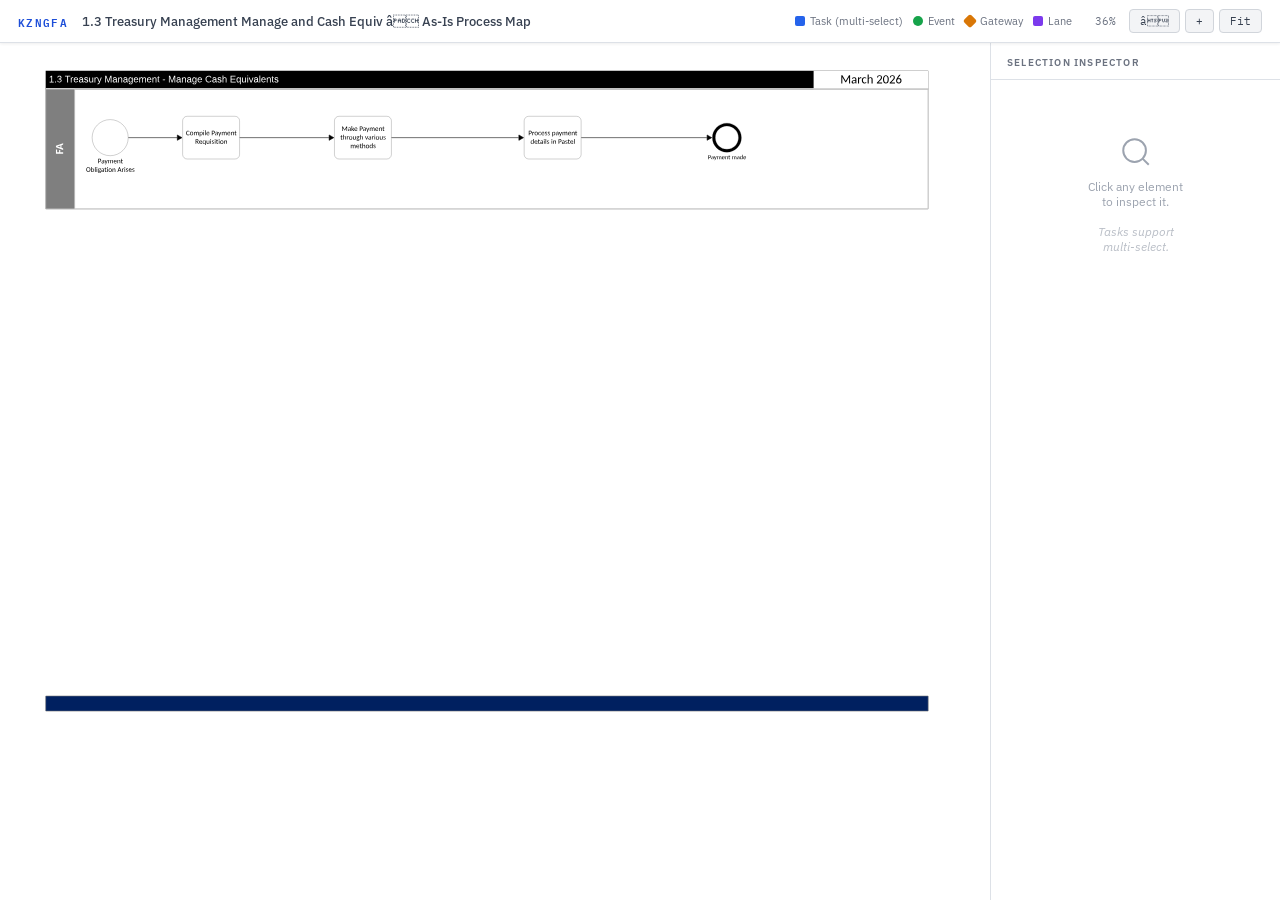
<file: Working maps/Finance/fin-1.3.html>
<!DOCTYPE html>
<html lang="en">
<head>
<meta charset="UTF-8">
<meta name="viewport" content="width=device-width, initial-scale=1.0">
<title>KZNGFA â 1.3 Treasury Management Manage and   Cash Equiv</title>
<style>
@import url('https://fonts.googleapis.com/css2?family=IBM+Plex+Mono:wght@400;600&family=IBM+Plex+Sans:wght@300;400;500;600&display=swap');
:root{--bg:#f0f2f5;--panel:#fff;--border:#dde1e7;--text:#1a1f2e;--muted:#6b7280;--accent:#1d4ed8;--col-task:#2563eb;--col-event:#16a34a;--col-gateway:#d97706;--col-lane:#7c3aed}
*{box-sizing:border-box;margin:0;padding:0}
body{font-family:'IBM Plex Sans',sans-serif;background:var(--bg);color:var(--text);height:100vh;display:flex;flex-direction:column;overflow:hidden}
header{display:flex;align-items:center;gap:14px;padding:9px 18px;background:var(--panel);border-bottom:1px solid var(--border);flex-shrink:0;z-index:10;flex-wrap:wrap;box-shadow:0 1px 3px rgba(0,0,0,.07)}
.logo{font-family:'IBM Plex Mono',monospace;font-size:11px;font-weight:600;letter-spacing:.12em;color:var(--accent);text-transform:uppercase;white-space:nowrap}
.title{font-size:13px;font-weight:500;color:#374151;white-space:nowrap}
.spacer{flex:1;min-width:8px}
.legend{display:flex;gap:10px;align-items:center;flex-wrap:wrap}
.legend-item{display:flex;align-items:center;gap:5px;font-size:11px;color:var(--muted);white-space:nowrap}
.legend-dot{width:10px;height:10px;border-radius:2px;flex-shrink:0}
.controls{display:flex;gap:5px;align-items:center}
#zoom-label{font-family:'IBM Plex Mono',monospace;font-size:11px;color:var(--muted);min-width:38px;text-align:center}
button{background:#f3f4f6;border:1px solid #d1d5db;color:#374151;font-family:'IBM Plex Mono',monospace;font-size:11px;padding:4px 10px;border-radius:4px;cursor:pointer;transition:background .15s}
button:hover{background:#e5e7eb}
main{display:flex;flex:1;overflow:hidden}
#canvas-wrap{flex:1;overflow:auto;position:relative;background:#fff;cursor:grab}
#canvas-wrap:active{cursor:grabbing}
#map-container{position:relative;transform-origin:0 0;display:inline-block;margin:16px}
#overlay{position:absolute;top:0;left:0;pointer-events:none}
.hit{position:absolute;cursor:pointer;pointer-events:all;transition:outline .1s,background .1s}
.hit:hover{outline:2px dashed rgba(0,0,0,.25)}
.hit-task{border-radius:14px;background:transparent}
.hit-task.selected{background:rgba(37,99,235,.18);outline:2.5px solid #2563eb!important;box-shadow:0 0 0 5px rgba(37,99,235,.08)}
.hit-event{border-radius:50%;background:transparent}
.hit-event.selected{background:rgba(22,163,74,.18);outline:2.5px solid #16a34a!important;box-shadow:0 0 0 5px rgba(22,163,74,.08)}
.hit-gateway{background:transparent;transform:rotate(45deg);border-radius:3px}
.hit-gateway:hover{outline:2px dashed rgba(0,0,0,.25)!important}
.hit-gateway.selected{background:rgba(217,119,6,.18);outline:2.5px solid #d97706!important;box-shadow:0 0 0 5px rgba(217,119,6,.08)}
.hit-lane{background:transparent}
.hit-lane:hover{background:rgba(124,58,237,.05);outline:none!important}
.hit-lane.selected{background:rgba(124,58,237,.10);outline:2px solid #7c3aed!important}
#panel{width:290px;flex-shrink:0;background:var(--panel);border-left:1px solid var(--border);display:flex;flex-direction:column;overflow:hidden;box-shadow:-1px 0 4px rgba(0,0,0,.05)}
.panel-head{padding:13px 16px 10px;border-bottom:1px solid var(--border);flex-shrink:0}
.panel-head h3{font-size:10px;font-weight:600;letter-spacing:.12em;text-transform:uppercase;color:var(--muted)}
.panel-body{flex:1;overflow-y:auto;padding:14px 16px}
.empty-state{display:flex;flex-direction:column;align-items:center;justify-content:center;height:200px;gap:10px;color:#9ca3af;text-align:center;font-size:12px}
.card{display:none}
.card.visible{display:block}
.card-badge{display:inline-flex;align-items:center;gap:5px;font-size:10px;font-weight:600;letter-spacing:.08em;text-transform:uppercase;padding:3px 9px;border-radius:3px;margin-bottom:12px}
.badge-task{background:rgba(37,99,235,.10);color:#1d4ed8;border:1px solid rgba(37,99,235,.2)}
.badge-event{background:rgba(22,163,74,.10);color:#15803d;border:1px solid rgba(22,163,74,.2)}
.badge-gateway{background:rgba(217,119,6,.10);color:#b45309;border:1px solid rgba(217,119,6,.2)}
.badge-lane{background:rgba(124,58,237,.10);color:#6d28d9;border:1px solid rgba(124,58,237,.2)}
.card-title{font-size:15px;font-weight:600;color:#111827;margin-bottom:5px;line-height:1.3}
.card-sub{font-size:11px;color:var(--muted);margin-bottom:14px;line-height:1.5}
hr{border:none;border-top:1px solid var(--border);margin:12px 0}
.field{margin-bottom:10px}
.fl{font-size:10px;font-weight:600;letter-spacing:.08em;text-transform:uppercase;color:var(--muted);margin-bottom:3px}
.fv{font-size:12px;color:#374151;line-height:1.4}
.multi-header{font-size:11px;color:var(--muted);margin-bottom:10px}
.chip{display:inline-flex;align-items:center;gap:4px;background:rgba(37,99,235,.07);border:1px solid rgba(37,99,235,.2);color:#1d4ed8;font-size:11px;padding:4px 8px;border-radius:4px;margin:3px 3px 3px 0;cursor:pointer;transition:background .1s;line-height:1.3}
.chip:hover{background:rgba(37,99,235,.14)}
.chip-x{font-size:14px;line-height:1;opacity:.5;margin-left:1px}
.clear-btn{margin-top:12px;width:100%;background:#f9fafb;border:1px solid var(--border);color:var(--muted);font-size:11px;padding:7px;border-radius:4px;cursor:pointer;font-family:'IBM Plex Sans',sans-serif;transition:background .1s}
.clear-btn:hover{background:#f3f4f6}
::-webkit-scrollbar{width:5px;height:5px}
::-webkit-scrollbar-track{background:transparent}
::-webkit-scrollbar-thumb{background:#d1d5db;border-radius:3px}
</style>
</head>
<body>
<header>
<div class="logo">KZNGFA</div>
<div class="title">1.3 Treasury Management Manage and   Cash Equiv â As-Is Process Map</div>
<div class="spacer"></div>
<div class="legend">
<div class="legend-item"><div class="legend-dot" style="background:var(--col-task)"></div>Task (multi-select)</div>
<div class="legend-item"><div class="legend-dot" style="background:var(--col-event);border-radius:50%"></div>Event</div>
<div class="legend-item"><div class="legend-dot" style="background:var(--col-gateway);transform:rotate(45deg)"></div>Gateway</div>
<div class="legend-item"><div class="legend-dot" style="background:var(--col-lane)"></div>Lane</div>
</div>
<div class="controls">
<span id="zoom-label">100%</span>
<button onclick="zoom(-0.15)">â</button>
<button onclick="zoom(+0.15)">+</button>
<button onclick="fitScreen()">Fit</button>
</div>
</header>
<main>
<div id="canvas-wrap">
<div id="map-container">
<div id="svg-wrap"><svg xmlns="http://www.w3.org/2000/svg" xmlns:xlink="http://www.w3.org/1999/xlink" xmlns:lucid="lucid" width="2646" height="1871"><g transform="translate(0 0)" lucid:page-tab-id="uuGBFmkXmZlxm"><path d="M0 0h2646v1871H0z" fill="#fff"/><path d="M83.34 1790.1a.83.83 0 0 1 .83-.84H2561.5a.83.83 0 0 1 .83.83v40.83a.83.83 0 0 1-.83.83H84.17a.83.83 0 0 1-.83-.83z" fill="#fff" fill-opacity="0"/><path d="M83.34 1830.93a.83.83 0 0 0 .83.83H2561.5a.83.83 0 0 0 .83-.83v-40.84a.83.83 0 0 0-.83-.84H84.17a.83.83 0 0 0-.83.83z" stroke="#7f7f7f" stroke-width="1.67" fill="#002060"/><path d="M83.34 33.23h2479v51.94h-2479z" fill="#fff" fill-opacity="0"/><path d="M83.34 85.17h2479V33.23h-2479z"/><path d="M2240.42 33.23h321.9v51.94h-321.9z" fill="#fff" fill-opacity="0"/><path d="M2240.42 85.17h321.9V33.23h-321.9z" fill="#fff"/><use xlink:href="#a" transform="matrix(1,0,0,1,2249.437396,42.11059500000001) translate(65.917998046875 26.39)"/><use xlink:href="#b" transform="matrix(1,0,0,1,2249.437396,42.11059500000001) translate(166.989658203125 26.39)"/><path d="M2393.43 1599.65h168.9v188h-168.9z" fill="#fff" fill-opacity="0"/><path d="M2393.43 1787.66h168.9v-188h-168.9z" fill="url(#c)"/><path d="M83.34 84.3a.83.83 0 0 1 .83-.83H2561.5a.83.83 0 0 1 .83.83v336a.83.83 0 0 1-.83.83H84.17a.83.83 0 0 1-.83-.83z" fill="#fff" fill-opacity="0"/><path d="M83.34 420.3a.83.83 0 0 0 .83.83H2561.5a.83.83 0 0 0 .83-.83v-336a.83.83 0 0 0-.83-.83H84.17a.83.83 0 0 0-.83.83z" stroke="#7f7f7f" stroke-width="1.67" fill-opacity="0"/><path d="M83.34 419.47V85.13z" stroke="#7f7f7f" stroke-width="1.67"/><path d="M83.34 84.3a.83.83 0 0 1 .83-.83H2561.5a.83.83 0 0 1 .83.83v336a.83.83 0 0 1-.83.83H84.17a.83.83 0 0 1-.83-.83z" fill="#fff" fill-opacity="0"/><path d="M83.34 420.3a.83.83 0 0 0 .83.83H2561.5a.83.83 0 0 0 .83-.83v-336a.83.83 0 0 0-.83-.83H84.17a.83.83 0 0 0-.83.83z" fill="#fff" fill-opacity="0"/><path d="M83.34 84.3a.83.83 0 0 1 .83-.83H2561.5a.83.83 0 0 1 .83.83v336a.83.83 0 0 1-.83.83H84.17a.83.83 0 0 1-.83-.83z" fill="#fff" fill-opacity="0"/><path d="M83.34 420.3a.83.83 0 0 0 .83.83H2561.5a.83.83 0 0 0 .83-.83v-336a.83.83 0 0 0-.83-.83H84.17a.83.83 0 0 0-.83.83z" stroke="#d8d8d8" stroke-width="1.67" fill="#7f7f7f" fill-opacity="0"/><path d="M163.5 421.13a1.66 1.66 0 0 0 1.65-1.66V85.13a1.66 1.66 0 0 0-1.66-1.66H85a1.66 1.66 0 0 0-1.66 1.66v334.34a1.66 1.66 0 0 0 1.66 1.66z" stroke="#d8d8d8" stroke-width="1.67" fill="#7f7f7f"/><use xlink:href="#d" transform="matrix(-0.000003673205103813548,-0.9999999999932537,0.9999999999932537,-0.000003673205103813548,92.16369732734645,412.19711782759055) translate(144.31588134765624 40.2775)"/><path d="M165.13 84.3a.83.83 0 0 1 .83-.83H2561.5a.83.83 0 0 1 .83.83v336a.83.83 0 0 1-.83.83H165.95a.83.83 0 0 1-.82-.83z" fill="#fff" fill-opacity="0"/><path d="M165.13 420.3a.83.83 0 0 0 .83.83H2561.5a.83.83 0 0 0 .83-.83v-336a.83.83 0 0 0-.83-.83H165.95a.83.83 0 0 0-.82.83z" fill="none"/><path d="M83.34 84.3a.83.83 0 0 1 .83-.83H2561.5a.83.83 0 0 1 .83.83v.34a.83.83 0 0 1-.83.83H84.17a.83.83 0 0 1-.83-.83z" fill="#fff" fill-opacity="0"/><path d="M84.17 83.47H2561.5z" stroke="#d8d8d8" stroke-width="1.67" fill="#fff"/><path d="M20.35 34.98h905.63v50H20.35z" fill="#fff" fill-opacity="0"/><path d="M20.35 34.98h905.63v50H20.35z" fill-opacity="0"/><use xlink:href="#e" transform="matrix(1,0,0,1,29.402380000000004,43.876) translate(63 21.834)"/><use xlink:href="#f" transform="matrix(1,0,0,1,29.402380000000004,43.876) translate(107.45 21.834)"/><use xlink:href="#g" transform="matrix(1,0,0,1,29.402380000000004,43.876) translate(218.87133333333333 21.834)"/><use xlink:href="#h" transform="matrix(1,0,0,1,29.402380000000004,43.876) translate(381.7065 21.834)"/><use xlink:href="#i" transform="matrix(1,0,0,1,29.402380000000004,43.876) translate(397.93075 21.834)"/><use xlink:href="#j" transform="matrix(1,0,0,1,29.402380000000004,43.876) translate(501.5733333333333 21.834)"/><use xlink:href="#k" transform="matrix(1,0,0,1,29.402380000000004,43.876) translate(571.1375833333333 21.834)"/><path d="M213.86 170.48a.27.27 0 0 1 .27-.27H315a.27.27 0 0 1 .27.28v100.88a.27.27 0 0 1-.26.27H214.13a.27.27 0 0 1-.27-.27z" fill="#fff" fill-opacity="0"/><path d="M315.27 220.92c0-28-22.7-50.7-50.7-50.7-28 0-50.7 22.7-50.7 50.7 0 28 22.7 50.7 50.7 50.7 28 0 50.7-22.7 50.7-50.7z" stroke="#000" stroke-width=".53" fill="#fff"/><path d="M213.86 271.63V171.8a1.6 1.6 0 0 1 1.6-1.6h98.22a1.6 1.6 0 0 1 1.6 1.6v99.83" fill="none"/><use xlink:href="#l" transform="matrix(1,0,0,1,193.57600000000002,276.091) translate(35.943359375 17)"/><use xlink:href="#m" transform="matrix(1,0,0,1,193.57600000000002,276.091) translate(3.0185546875 41)"/><use xlink:href="#n" transform="matrix(1,0,0,1,193.57600000000002,276.091) translate(91.2509765625 41)"/><path d="M468.03 173.72a12.8 12.8 0 0 1 12.8-12.8h134.4a12.8 12.8 0 0 1 12.8 12.8v94.4a12.8 12.8 0 0 1-12.8 12.8h-134.4a12.8 12.8 0 0 1-12.8-12.8z" fill="#fff" fill-opacity="0"/><path d="M468.03 268.12a12.8 12.8 0 0 0 12.8 12.8h134.4a12.8 12.8 0 0 0 12.8-12.8v-94.4a12.8 12.8 0 0 0-12.8-12.8h-134.4a12.8 12.8 0 0 0-12.8 12.8z" stroke="#000" stroke-width=".53" fill="#fff"/><path d="M468.03 280.92v-94.4a25.6 25.6 0 0 1 25.6-25.6h108.8a25.6 25.6 0 0 1 25.6 25.6v94.4" fill="none"/><use xlink:href="#o" transform="matrix(1,0,0,1,472.51099999999997,165.361) translate(4.76953125 49)"/><use xlink:href="#p" transform="matrix(1,0,0,1,472.51099999999997,165.361) translate(76.1171875 49)"/><use xlink:href="#q" transform="matrix(1,0,0,1,472.51099999999997,165.361) translate(30.58984375 73)"/><path d="M316.34 220.92h136.04" stroke="#000" stroke-width="1.6" fill="none"/><path d="M316.36 221.7h-.86l.04-.78-.04-.77h.86z" stroke="#000" stroke-width=".05"/><path d="M466.17 220.92l-13 7.5v-15z" stroke="#000" stroke-width="1.6"/><path d="M894.5 173.72a12.8 12.8 0 0 1 12.8-12.8h134.4a12.8 12.8 0 0 1 12.8 12.8v94.4a12.8 12.8 0 0 1-12.8 12.8H907.3a12.8 12.8 0 0 1-12.8-12.8z" fill="#fff" fill-opacity="0"/><path d="M894.5 268.12a12.8 12.8 0 0 0 12.8 12.8h134.4a12.8 12.8 0 0 0 12.8-12.8v-94.4a12.8 12.8 0 0 0-12.8-12.8H907.3a12.8 12.8 0 0 0-12.8 12.8z" stroke="#000" stroke-width=".53" fill="#fff"/><path d="M894.5 280.92v-94.4a25.6 25.6 0 0 1 25.6-25.6h108.8a25.6 25.6 0 0 1 25.6 25.6v94.4" fill="none"/><use xlink:href="#r" transform="matrix(1,0,0,1,898.9680000000001,165.361) translate(15.6435546875 37)"/><use xlink:href="#p" transform="matrix(1,0,0,1,898.9680000000001,165.361) translate(65.2431640625 37)"/><use xlink:href="#s" transform="matrix(1,0,0,1,898.9680000000001,165.361) translate(11.9423828125 61)"/><use xlink:href="#t" transform="matrix(1,0,0,1,898.9680000000001,165.361) translate(81.2978515625 61)"/><use xlink:href="#u" transform="matrix(1,0,0,1,898.9680000000001,165.361) translate(40.0478515625 85)"/><path d="M629.1 220.92h249.73" stroke="#000" stroke-width="1.6" fill="none"/><path d="M629.12 221.7h-.82v-1.55h.82z" stroke="#000" stroke-width=".05"/><path d="M892.62 220.92l-13 7.5v-15z" stroke="#000" stroke-width="1.6"/><path d="M1055.55 220.92h356.2" stroke="#000" stroke-width="1.6" fill="none"/><path d="M1055.57 221.7h-.82v-1.55h.82z" stroke="#000" stroke-width=".05"/><path d="M1425.54 220.92l-13 7.5v-15z" stroke="#000" stroke-width="1.6"/><path d="M1427.4 173.72a12.8 12.8 0 0 1 12.8-12.8h134.4a12.8 12.8 0 0 1 12.8 12.8v94.4a12.8 12.8 0 0 1-12.8 12.8h-134.4a12.8 12.8 0 0 1-12.8-12.8z" fill="#fff" fill-opacity="0"/><path d="M1427.4 268.12a12.8 12.8 0 0 0 12.8 12.8h134.4a12.8 12.8 0 0 0 12.8-12.8v-94.4a12.8 12.8 0 0 0-12.8-12.8h-134.4a12.8 12.8 0 0 0-12.8 12.8z" stroke="#000" stroke-width=".53" fill="#fff"/><path d="M1427.4 280.92v-94.4a25.6 25.6 0 0 1 25.6-25.6h108.8a25.6 25.6 0 0 1 25.6 25.6v94.4" fill="none"/><g><use xlink:href="#v" transform="matrix(1,0,0,1,1431.882,165.361) translate(7.0888671875 49)"/><use xlink:href="#w" transform="matrix(1,0,0,1,1431.882,165.361) translate(73.1923828125 49)"/><use xlink:href="#x" transform="matrix(1,0,0,1,1431.882,165.361) translate(13.1826171875 73)"/><use xlink:href="#y" transform="matrix(1,0,0,1,1431.882,165.361) translate(71.0927734375 73)"/><use xlink:href="#z" transform="matrix(1,0,0,1,1431.882,165.361) translate(90.7119140625 73)"/></g><path d="M1956.1 180.44a.27.27 0 0 1 .27-.27h80.96a.27.27 0 0 1 .27.27v80.96a.27.27 0 0 1-.27.27h-80.96a.27.27 0 0 1-.27-.27z" fill="#fff" fill-opacity="0"/><path d="M2037.6 220.92c0-22.5-18.26-40.75-40.75-40.75-22.5 0-40.75 18.26-40.75 40.75 0 22.5 18.26 40.75 40.75 40.75 22.5 0 40.75-18.26 40.75-40.75z" stroke="#000" stroke-width=".53"/><path d="M2029.45 220.92c0-18-14.6-32.6-32.6-32.6s-32.6 14.6-32.6 32.6 14.6 32.6 32.6 32.6 32.6-14.6 32.6-32.6z" stroke="#000" stroke-width=".53" fill="#fff"/><path d="M1956.1 261.67v-79.9a1.6 1.6 0 0 1 1.6-1.6h78.3a1.6 1.6 0 0 1 1.6 1.6v79.9" fill="none"/><g><use xlink:href="#A" transform="matrix(1,0,0,1,1940.292,266.07) translate(2.926401367187495 15.445)"/><use xlink:href="#B" transform="matrix(1,0,0,1,1940.292,266.07) translate(70.1657080078125 15.445)"/></g><path d="M1588.47 220.92h351.98" stroke="#000" stroke-width="1.6" fill="none"/><path d="M1588.5 221.7h-.83v-1.55h.82z" stroke="#000" stroke-width=".05"/><path d="M1954.24 220.92l-13 7.5v-15z" stroke="#000" stroke-width="1.6"/><defs><path d="M835-479c17 30 30 62 44 96 13-34 27-66 43-96l464-805c25-53 129-21 198-30V0h-161c1-334-2-672 1-1004 1-16 3-32 4-49L959-229c-25 56-126 55-158 0l-480-823c4 33 6 64 6 93V0H167v-1314c56 2 123-6 171 4 9 2 18 12 27 27" id="C"/><path d="M514-995c228 0 341 142 341 370V0c-56-5-123 17-137-41l-22-91C610-53 522 18 358 15 189 12 84-73 84-244c0-178 154-235 319-276 76-19 169-27 280-30 12-176-30-304-190-304-107 0-171 42-231 86-34 25-81 14-98-16l-32-56c98-93 207-155 382-155zM253-253c0 98 61 145 158 145 133 0 205-61 272-130v-202c-134 6-246 19-333 58-57 26-97 59-97 129" id="D"/><path d="M536-823c-141 7-187 99-229 205V0H131v-978c60 8 148-26 154 48l12 144c58-123 149-234 328-202 18 3 34 11 49 21l-14 130c-12 52-78 12-124 14" id="E"/><path d="M69-490c0-299 140-503 438-503 143 0 234 53 308 127-20 26-37 58-61 80-40 18-64-17-93-32-37-19-81-40-143-39-201 7-269 160-269 367 0 204 66 360 261 368 96 4 149-38 198-81 21-19 50-20 67 2l51 64C751-46 640 14 479 14 199 14 69-199 69-490" id="F"/><path d="M576-854c-119 2-194 64-257 135V0H143v-1422h176v573c76-79 163-144 308-144 223 0 324 146 324 370V0H775v-623c0-140-60-233-199-231" id="G"/><g id="a"><use transform="matrix(0.01736328125,0,0,0.01736328125,0,0)" xlink:href="#C"/><use transform="matrix(0.01736328125,0,0,0.01736328125,30.403105468750002,0)" xlink:href="#D"/><use transform="matrix(0.01736328125,0,0,0.01736328125,47.436484375000006,0)" xlink:href="#E"/><use transform="matrix(0.01736328125,0,0,0.01736328125,59.31296875,0)" xlink:href="#F"/><use transform="matrix(0.01736328125,0,0,0.01736328125,74.3495703125,0)" xlink:href="#G"/></g><path d="M118-957c35-227 168-372 421-372 237 0 388 129 388 367 0 234-144 350-265 476L325-135c155-43 377-15 567-23 76-4 57 87 59 158H92c-1-54 1-99 31-129 169-170 344-341 501-522 70-81 131-166 131-307 0-146-81-228-225-228-138 0-213 81-243 193-11 42-31 58-82 50" id="H"/><path d="M949-956c47 159 47 439 0 598C887-148 769 14 518 14 268 14 151-149 89-358c-47-159-47-439 0-598 62-210 178-373 429-373 250 0 369 164 431 373zM722-242c117-170 114-650 0-830-59-93-195-155-314-89-142 79-181 270-182 504-1 177 29 313 88 415 55 96 193 148 315 88 35-18 65-47 93-88" id="I"/><path d="M523 15C238 15 92-170 92-458c0-173 68-287 155-413l322-470c36-61 157-38 250-42-146 199-294 396-439 596 80-61 238-82 352-34 142 60 235 185 235 385 0 213-110 349-263 416-54 23-115 35-181 35zm5-729c-170 0-266 117-266 287 0 178 83 297 258 297 174 0 271-117 271-293 0-177-89-291-263-291" id="J"/><g id="b"><use transform="matrix(0.01736328125,0,0,0.01736328125,0,0)" xlink:href="#H"/><use transform="matrix(0.01736328125,0,0,0.01736328125,18.0230859375,0)" xlink:href="#I"/><use transform="matrix(0.01736328125,0,0,0.01736328125,36.046171875,0)" xlink:href="#H"/><use transform="matrix(0.01736328125,0,0,0.01736328125,54.0692578125,0)" xlink:href="#J"/></g><pattern id="c" patternUnits="userSpaceOnUse" x="2393.43" y="1599.65" width="168.9" height="188.01"><use xlink:href="#K" transform="translate(0, 0.17166666666662422) scale(16.890000000000008,18.766666666666676)"/></pattern><path fill="#fff" d="M890-1328v209H373v376h433v209H373V0H109v-1328h781" id="L"/><path fill="#fff" d="M1240 0h-202c-47 1-76-24-87-58l-84-261H378L295-59c-11 29-44 59-86 59H4l484-1328h268zM437-503h370c-61-196-127-384-186-583-56 202-123 386-184 583" id="M"/><g id="d"><use transform="matrix(0.0151904296875,0,0,0.0151904296875,0,0)" xlink:href="#L"/><use transform="matrix(0.0151904296875,0,0,0.0151904296875,12.5169140625,0)" xlink:href="#M"/></g><path fill="#fff" d="M27 0v-27h64v-190l-56 39v-29l58-41h29v221h61V0H27" id="N"/><path fill="#fff" d="M33 0v-38h34V0H33" id="O"/><path fill="#fff" d="M126-127c33 6 58 20 58 59 0 88-139 92-164 29-3-8-5-16-6-25l32-3c6 27 21 44 54 44 32 0 52-15 52-46 0-38-36-46-79-43v-28c39 1 72-4 72-42 0-27-17-43-46-43-28 0-47 15-49 41l-32-3c6-42 35-63 81-64 48-1 79 21 79 65 0 36-21 52-52 59" id="P"/><g id="e"><use transform="matrix(0.07408333333333333,0,0,0.07408333333333333,0,0)" xlink:href="#N"/><use transform="matrix(0.07408333333333333,0,0,0.07408333333333333,14.816666666666666,0)" xlink:href="#O"/><use transform="matrix(0.07408333333333333,0,0,0.07408333333333333,22.225,0)" xlink:href="#P"/></g><path fill="#fff" d="M127-220V0H93v-220H8v-28h204v28h-85" id="Q"/><path fill="#fff" d="M114-163C36-179 61-72 57 0H25l-1-190h30c1 12-1 29 2 39 6-27 23-49 58-41v29" id="R"/><path fill="#fff" d="M100-194c63 0 86 42 84 106H49c0 40 14 67 53 68 26 1 43-12 49-29l28 8c-11 28-37 45-77 45C44 4 14-33 15-96c1-61 26-98 85-98zm52 81c6-60-76-77-97-28-3 7-6 17-6 28h103" id="S"/><path fill="#fff" d="M141-36C126-15 110 5 73 4 37 3 15-17 15-53c-1-64 63-63 125-63 3-35-9-54-41-54-24 1-41 7-42 31l-33-3c5-37 33-52 76-52 45 0 72 20 72 64v82c-1 20 7 32 28 27v20c-31 9-61-2-59-35zM48-53c0 20 12 33 32 33 41-3 63-29 60-74-43 2-92-5-92 41" id="T"/><path fill="#fff" d="M135-143c-3-34-86-38-87 0 15 53 115 12 119 90S17 21 10-45l28-5c4 36 97 45 98 0-10-56-113-15-118-90-4-57 82-63 122-42 12 7 21 19 24 35" id="U"/><path fill="#fff" d="M84 4C-5 8 30-112 23-190h32v120c0 31 7 50 39 49 72-2 45-101 50-169h31l1 190h-30c-1-10 1-25-2-33-11 22-28 36-60 37" id="V"/><path fill="#fff" d="M179-190L93 31C79 59 56 82 12 73V49c39 6 53-20 64-50L1-190h34L92-34l54-156h33" id="W"/><g id="f"><use transform="matrix(0.07408333333333333,0,0,0.07408333333333333,0,0)" xlink:href="#Q"/><use transform="matrix(0.07408333333333333,0,0,0.07408333333333333,15.261166666666666,0)" xlink:href="#R"/><use transform="matrix(0.07408333333333333,0,0,0.07408333333333333,24.077083333333334,0)" xlink:href="#S"/><use transform="matrix(0.07408333333333333,0,0,0.07408333333333333,38.89375,0)" xlink:href="#T"/><use transform="matrix(0.07408333333333333,0,0,0.07408333333333333,53.71041666666666,0)" xlink:href="#U"/><use transform="matrix(0.07408333333333333,0,0,0.07408333333333333,67.04541666666665,0)" xlink:href="#V"/><use transform="matrix(0.07408333333333333,0,0,0.07408333333333333,81.86208333333332,0)" xlink:href="#R"/><use transform="matrix(0.07408333333333333,0,0,0.07408333333333333,90.67799999999998,0)" xlink:href="#W"/></g><path fill="#fff" d="M240 0l2-218c-23 76-54 145-80 218h-23L58-218 59 0H30v-248h44l77 211c21-75 51-140 76-211h43V0h-30" id="X"/><path fill="#fff" d="M117-194c89-4 53 116 60 194h-32v-121c0-31-8-49-39-48C34-167 62-67 57 0H25l-1-190h30c1 10-1 24 2 32 11-22 29-35 61-36" id="Y"/><path fill="#fff" d="M177-190C167-65 218 103 67 71c-23-6-38-20-44-43l32-5c15 47 100 32 89-28v-30C133-14 115 1 83 1 29 1 15-40 15-95c0-56 16-97 71-98 29-1 48 16 59 35 1-10 0-23 2-32h30zM94-22c36 0 50-32 50-73 0-42-14-75-50-75-39 0-46 34-46 75s6 73 46 73" id="Z"/><path fill="#fff" d="M210-169c-67 3-38 105-44 169h-31v-121c0-29-5-50-35-48C34-165 62-65 56 0H25l-1-190h30c1 10-1 24 2 32 10-44 99-50 107 0 11-21 27-35 58-36 85-2 47 119 55 194h-31v-121c0-29-5-49-35-48" id="aa"/><path fill="#fff" d="M59-47c-2 24 18 29 38 22v24C64 9 27 4 27-40v-127H5v-23h24l9-43h21v43h35v23H59v120" id="ab"/><g id="g"><use transform="matrix(0.07408333333333333,0,0,0.07408333333333333,0,0)" xlink:href="#X"/><use transform="matrix(0.07408333333333333,0,0,0.07408333333333333,22.150916666666667,0)" xlink:href="#T"/><use transform="matrix(0.07408333333333333,0,0,0.07408333333333333,36.96758333333334,0)" xlink:href="#Y"/><use transform="matrix(0.07408333333333333,0,0,0.07408333333333333,51.78425,0)" xlink:href="#T"/><use transform="matrix(0.07408333333333333,0,0,0.07408333333333333,66.60091666666666,0)" xlink:href="#Z"/><use transform="matrix(0.07408333333333333,0,0,0.07408333333333333,81.41758333333331,0)" xlink:href="#S"/><use transform="matrix(0.07408333333333333,0,0,0.07408333333333333,96.23424999999999,0)" xlink:href="#aa"/><use transform="matrix(0.07408333333333333,0,0,0.07408333333333333,118.38516666666666,0)" xlink:href="#S"/><use transform="matrix(0.07408333333333333,0,0,0.07408333333333333,133.20183333333333,0)" xlink:href="#Y"/><use transform="matrix(0.07408333333333333,0,0,0.07408333333333333,148.0185,0)" xlink:href="#ab"/></g><path fill="#fff" d="M16-82v-28h88v28H16" id="ac"/><use transform="matrix(0.07408333333333333,0,0,0.07408333333333333,0,0)" xlink:href="#ac" id="h"/><g id="i"><use transform="matrix(0.07408333333333333,0,0,0.07408333333333333,0,0)" xlink:href="#X"/><use transform="matrix(0.07408333333333333,0,0,0.07408333333333333,22.150916666666667,0)" xlink:href="#T"/><use transform="matrix(0.07408333333333333,0,0,0.07408333333333333,36.96758333333334,0)" xlink:href="#Y"/><use transform="matrix(0.07408333333333333,0,0,0.07408333333333333,51.78425,0)" xlink:href="#T"/><use transform="matrix(0.07408333333333333,0,0,0.07408333333333333,66.60091666666666,0)" xlink:href="#Z"/><use transform="matrix(0.07408333333333333,0,0,0.07408333333333333,81.41758333333331,0)" xlink:href="#S"/></g><path fill="#fff" d="M212-179c-10-28-35-45-73-45-59 0-87 40-87 99 0 60 29 101 89 101 43 0 62-24 78-52l27 14C228-24 195 4 139 4 59 4 22-46 18-125c-6-104 99-153 187-111 19 9 31 26 39 46" id="ad"/><path fill="#fff" d="M106-169C34-169 62-67 57 0H25v-261h32l-1 103c12-21 28-36 61-36 89 0 53 116 60 194h-32v-121c2-32-8-49-39-48" id="ae"/><g id="j"><use transform="matrix(0.07408333333333333,0,0,0.07408333333333333,0,0)" xlink:href="#ad"/><use transform="matrix(0.07408333333333333,0,0,0.07408333333333333,19.187583333333333,0)" xlink:href="#T"/><use transform="matrix(0.07408333333333333,0,0,0.07408333333333333,34.00425,0)" xlink:href="#U"/><use transform="matrix(0.07408333333333333,0,0,0.07408333333333333,47.33925,0)" xlink:href="#ae"/></g><path fill="#fff" d="M30 0v-248h187v28H63v79h144v27H63v87h162V0H30" id="af"/><path fill="#fff" d="M145-31C134-9 116 4 85 4 32 4 16-35 15-94c0-59 17-99 70-100 32-1 48 14 60 33 0-11-1-24 2-32h30l-1 268h-32zM93-21c41 0 51-33 51-76s-8-73-50-73c-40 0-46 35-46 75s5 74 45 74" id="ag"/><path fill="#fff" d="M24-231v-30h32v30H24zM24 0v-190h32V0H24" id="ah"/><path fill="#fff" d="M108 0H70L1-190h34L89-25l56-165h34" id="ai"/><path fill="#fff" d="M24 0v-261h32V0H24" id="aj"/><g id="k"><use transform="matrix(0.07408333333333333,0,0,0.07408333333333333,0,0)" xlink:href="#af"/><use transform="matrix(0.07408333333333333,0,0,0.07408333333333333,17.78,0)" xlink:href="#ag"/><use transform="matrix(0.07408333333333333,0,0,0.07408333333333333,32.596666666666664,0)" xlink:href="#V"/><use transform="matrix(0.07408333333333333,0,0,0.07408333333333333,47.41333333333333,0)" xlink:href="#ah"/><use transform="matrix(0.07408333333333333,0,0,0.07408333333333333,53.26591666666666,0)" xlink:href="#ai"/><use transform="matrix(0.07408333333333333,0,0,0.07408333333333333,66.60091666666666,0)" xlink:href="#T"/><use transform="matrix(0.07408333333333333,0,0,0.07408333333333333,81.41758333333331,0)" xlink:href="#aj"/><use transform="matrix(0.07408333333333333,0,0,0.07408333333333333,87.27016666666665,0)" xlink:href="#S"/><use transform="matrix(0.07408333333333333,0,0,0.07408333333333333,102.08683333333332,0)" xlink:href="#Y"/><use transform="matrix(0.07408333333333333,0,0,0.07408333333333333,116.90349999999998,0)" xlink:href="#ab"/><use transform="matrix(0.07408333333333333,0,0,0.07408333333333333,124.31183333333331,0)" xlink:href="#U"/></g><path d="M994-906c0 279-183 411-470 416H329V0H147v-1314h377c290 3 470 124 470 408zm-182 0c0-176-103-265-288-265H329v537h195c180-4 288-94 288-272" id="ak"/><path d="M409 288c-14 65-120 35-192 42L385-58 11-978h152c30-1 46 16 53 36 86 232 175 459 256 696 80-235 169-463 250-696 20-58 122-29 191-36" id="al"/><path d="M545-854c-104 0-170 61-222 126V0H147v-978c54 8 140-23 149 36l15 100c68-77 143-150 284-151 143-1 221 88 255 203 52-123 153-201 320-203 220-2 335 143 335 370V0h-176v-623c1-143-65-231-201-231-139 0-216 89-216 231V0H736v-623c1-145-55-231-191-231" id="am"/><path d="M544 14C232 14 75-190 75-509c0-226 105-376 267-447 57-25 122-37 193-37 265 0 410 167 410 437 0 47-2 68-42 68H249c7 217 94 359 310 364 110 2 183-39 248-80 70-44 93 39 123 67C847-42 716 14 544 14zm243-610c-5-164-86-266-249-269-173-3-262 113-284 269h533" id="an"/><path d="M575-854c-119 2-197 63-259 134V0H140v-978c55 7 141-23 150 36l15 104c78-83 170-155 321-155 223 0 325 146 325 370V0H775v-623c0-140-61-233-200-231" id="ao"/><path d="M650-73c-53 51-136 87-233 88-153 0-235-95-235-251v-596c-55-8-148 24-148-39v-70l154-20 41-301c4-50 80-28 129-33v335h269v128H358v584c-2 72 34 118 99 120 56 2 78-32 116-46 15 0 19 7 25 17" id="ap"/><g id="l"><use transform="matrix(0.009765625,0,0,0.009765625,0,0)" xlink:href="#ak"/><use transform="matrix(0.009765625,0,0,0.009765625,9.90234375,0)" xlink:href="#D"/><use transform="matrix(0.009765625,0,0,0.009765625,19.111328125,0)" xlink:href="#al"/><use transform="matrix(0.009765625,0,0,0.009765625,28.1640625,0)" xlink:href="#am"/><use transform="matrix(0.009765625,0,0,0.009765625,44.140625,0)" xlink:href="#an"/><use transform="matrix(0.009765625,0,0,0.009765625,54.091796875,0)" xlink:href="#ao"/><use transform="matrix(0.009765625,0,0,0.009765625,64.4140625,0)" xlink:href="#ap"/></g><path d="M1240-928c58 159 58 383 0 542-85 230-258 400-561 400S201-157 116-386c-59-159-59-383 0-542 86-230 259-401 563-401s477 171 561 401zm-172 486c38-122 39-308 0-430-56-173-170-300-389-300-293 0-420 215-420 515 0 237 85 404 247 479 99 47 246 46 346 0 107-49 178-142 216-264" id="aq"/><path d="M586 14c-139 0-211-58-275-138-12 47 7 124-53 124H144v-1422h176v583c74-85 165-154 314-154 264 0 368 206 368 479 0 238-85 409-243 490-51 25-109 38-173 38zm235-522c0-208-63-346-246-346-127 0-194 66-255 146v472c53 73 113 114 222 114 204 0 279-159 279-386" id="ar"/><path d="M323-1422V0H147v-1422h176" id="as"/><path d="M323-978V0H147v-978h176zm-91-431c74 0 125 50 125 125 0 74-52 123-125 123s-122-50-122-123c0-74 48-125 122-125" id="at"/><path d="M107-679c0-208 143-315 355-315 85 0 156 21 210 54h256c-2 50 12 98-40 106l-104 15c21 43 31 89 31 140 0 207-143 315-353 315-43 0-82-5-118-15-46 21-87 104-30 135 178 96 598-48 598 268 0 166-119 253-254 300-155 54-396 24-493-50-56-42-101-97-101-181 0-110 73-167 160-201-52-25-92-64-89-140 3-77 56-136 120-167-84-50-148-136-148-264zm369 904c144 0 274-38 274-172C750-83 557-56 422-70c-32-3-63-4-93-9C273-48 218-8 218 71c0 125 123 154 258 154zM268-675c2 124 69 192 194 195 124 3 196-76 196-195 0-121-71-194-196-194-123 0-196 74-194 194" id="au"/><path d="M75-490c0-310 160-503 466-503s464 194 464 503c0 310-158 504-464 504C234 14 75-180 75-490zm181 1c0 215 74 366 285 366 210 0 283-152 283-366s-74-367-283-367c-211 0-285 152-285 367" id="av"/><g id="m"><use transform="matrix(0.009765625,0,0,0.009765625,0,0)" xlink:href="#aq"/><use transform="matrix(0.009765625,0,0,0.009765625,13.2421875,0)" xlink:href="#ar"/><use transform="matrix(0.009765625,0,0,0.009765625,23.75,0)" xlink:href="#as"/><use transform="matrix(0.009765625,0,0,0.009765625,28.33984375,0)" xlink:href="#at"/><use transform="matrix(0.009765625,0,0,0.009765625,32.9296875,0)" xlink:href="#au"/><use transform="matrix(0.009765625,0,0,0.009765625,41.97265625,0)" xlink:href="#D"/><use transform="matrix(0.009765625,0,0,0.009765625,51.3671875,0)" xlink:href="#ap"/><use transform="matrix(0.009765625,0,0,0.009765625,58.06640625,0)" xlink:href="#at"/><use transform="matrix(0.009765625,0,0,0.009765625,62.65625,0)" xlink:href="#av"/><use transform="matrix(0.009765625,0,0,0.009765625,73.203125,0)" xlink:href="#ao"/></g><path d="M1178 0c-74-7-179 24-202-42L864-358H322L211-43C194 22 84-6 8 0l493-1314h185zM368-488h450c-69-195-137-390-206-585-7-21-13-44-19-69-68 226-151 434-225 654" id="aw"/><path d="M95-709c0-188 136-281 332-284 128-2 226 47 291 114-25 33-46 112-108 74-47-29-100-60-179-58-97 2-169 47-169 140 0 121 140 131 235 168 118 46 235 94 235 255C732-91 595 11 381 15 247 17 139-38 70-104c26-39 56-126 124-80 51 35 104 76 195 74 109-2 179-54 179-159 0-126-138-136-236-173C209-488 95-543 95-709" id="ax"/><g id="n"><use transform="matrix(0.009765625,0,0,0.009765625,0,0)" xlink:href="#aw"/><use transform="matrix(0.009765625,0,0,0.009765625,11.572265625,0)" xlink:href="#E"/><use transform="matrix(0.009765625,0,0,0.009765625,18.544921875,0)" xlink:href="#at"/><use transform="matrix(0.009765625,0,0,0.009765625,23.134765625,0)" xlink:href="#ax"/><use transform="matrix(0.009765625,0,0,0.009765625,30.95703125,0)" xlink:href="#an"/><use transform="matrix(0.009765625,0,0,0.009765625,40.908203125,0)" xlink:href="#ax"/></g><path d="M1052-184C961-66 832 17 628 14c-289-4-447-172-522-398-53-160-53-388 3-546 81-226 241-394 534-399 180-3 301 72 392 167-25 33-46 70-75 99-51 21-73-33-114-51-77-60-256-80-362-23-152 81-231 248-231 480 0 233 83 400 235 481 113 60 301 37 376-30 33-15 74-101 116-56" id="ay"/><path d="M581 14c-127 0-201-47-264-114v430H141V-978c55 7 141-23 150 36l17 114c76-89 171-167 326-167 271 0 368 217 368 499 0 229-91 393-245 471-52 26-111 39-176 39zm240-510c-2-202-50-358-245-358-128 0-197 66-259 146v472c53 73 114 114 225 114 198 0 281-159 279-374" id="az"/><g id="o"><use transform="matrix(0.009765625,0,0,0.009765625,0,0)" xlink:href="#ay"/><use transform="matrix(0.009765625,0,0,0.009765625,10.6640625,0)" xlink:href="#av"/><use transform="matrix(0.009765625,0,0,0.009765625,21.2109375,0)" xlink:href="#am"/><use transform="matrix(0.009765625,0,0,0.009765625,37.1875,0)" xlink:href="#az"/><use transform="matrix(0.009765625,0,0,0.009765625,47.6953125,0)" xlink:href="#at"/><use transform="matrix(0.009765625,0,0,0.009765625,52.28515625,0)" xlink:href="#as"/><use transform="matrix(0.009765625,0,0,0.009765625,56.875,0)" xlink:href="#an"/></g><g id="p"><use transform="matrix(0.009765625,0,0,0.009765625,0,0)" xlink:href="#ak"/><use transform="matrix(0.009765625,0,0,0.009765625,9.90234375,0)" xlink:href="#D"/><use transform="matrix(0.009765625,0,0,0.009765625,19.111328125,0)" xlink:href="#al"/><use transform="matrix(0.009765625,0,0,0.009765625,28.1640625,0)" xlink:href="#am"/><use transform="matrix(0.009765625,0,0,0.009765625,44.140625,0)" xlink:href="#an"/><use transform="matrix(0.009765625,0,0,0.009765625,54.091796875,0)" xlink:href="#ao"/><use transform="matrix(0.009765625,0,0,0.009765625,64.4140625,0)" xlink:href="#ap"/></g><path d="M969-949c0 213-127 324-301 372 24 16 43 33 61 57L1082 0c-87-8-195 23-235-37L536-505c-21-29-36-41-85-41H329V0H147v-1314h360c275 2 462 97 462 365zM500-679c179-3 292-82 292-257 0-157-95-235-285-235H329v492h171" id="aA"/><path d="M494-995c136 0 211 52 277 128 12-43 1-111 59-111h105V330H759v-473C684-58 591 14 442 14 170 14 74-203 74-486c0-228 90-392 244-470 52-26 111-39 176-39zM255-486c2 202 50 359 244 359 130 0 196-67 260-146v-473c-52-71-117-114-225-114-198 0-281 159-279 374" id="aB"/><path d="M450 15c-223 0-325-146-325-370v-623h176v623c0 141 61 233 200 231 119-1 195-63 259-133v-721h176V0c-55-7-141 23-150-36l-16-104C692-57 602 15 450 15" id="aC"/><g id="q"><use transform="matrix(0.009765625,0,0,0.009765625,0,0)" xlink:href="#aA"/><use transform="matrix(0.009765625,0,0,0.009765625,10.5078125,0)" xlink:href="#an"/><use transform="matrix(0.009765625,0,0,0.009765625,20.458984375,0)" xlink:href="#aB"/><use transform="matrix(0.009765625,0,0,0.009765625,30.966796875,0)" xlink:href="#aC"/><use transform="matrix(0.009765625,0,0,0.009765625,41.474609375,0)" xlink:href="#at"/><use transform="matrix(0.009765625,0,0,0.009765625,46.064453125,0)" xlink:href="#ax"/><use transform="matrix(0.009765625,0,0,0.009765625,53.88671875,0)" xlink:href="#at"/><use transform="matrix(0.009765625,0,0,0.009765625,58.4765625,0)" xlink:href="#ap"/><use transform="matrix(0.009765625,0,0,0.009765625,65.17578125,0)" xlink:href="#at"/><use transform="matrix(0.009765625,0,0,0.009765625,69.765625,0)" xlink:href="#av"/><use transform="matrix(0.009765625,0,0,0.009765625,80.3125,0)" xlink:href="#ao"/></g><path d="M304-1422v836c44 0 73 1 95-27l260-331c33-56 146-27 227-34L579-593c-18 19-36 36-58 50 24 15 42 36 58 59L906 0c-79-8-188 23-224-33L415-434c-19-25-25-32-66-33h-45V0H128v-1422h176" id="aD"/><g id="r"><use transform="matrix(0.009765625,0,0,0.009765625,0,0)" xlink:href="#C"/><use transform="matrix(0.009765625,0,0,0.009765625,17.099609375,0)" xlink:href="#D"/><use transform="matrix(0.009765625,0,0,0.009765625,26.6796875,0)" xlink:href="#aD"/><use transform="matrix(0.009765625,0,0,0.009765625,35.126953125,0)" xlink:href="#an"/></g><g id="s"><use transform="matrix(0.009765625,0,0,0.009765625,0,0)" xlink:href="#ap"/><use transform="matrix(0.009765625,0,0,0.009765625,6.69921875,0)" xlink:href="#G"/><use transform="matrix(0.009765625,0,0,0.009765625,17.20703125,0)" xlink:href="#E"/><use transform="matrix(0.009765625,0,0,0.009765625,23.857421875,0)" xlink:href="#av"/><use transform="matrix(0.009765625,0,0,0.009765625,34.404296875,0)" xlink:href="#aC"/><use transform="matrix(0.009765625,0,0,0.009765625,44.912109375,0)" xlink:href="#au"/><use transform="matrix(0.009765625,0,0,0.009765625,54.326171875,0)" xlink:href="#G"/></g><path d="M542 0H383L19-978h145c26-1 46 18 53 36 77 231 156 461 231 694 7 22 12 44 17 67 10-48 25-91 40-135l212-626c18-58 121-29 189-36" id="aE"/><g id="t"><use transform="matrix(0.009765625,0,0,0.009765625,0,0)" xlink:href="#aE"/><use transform="matrix(0.009765625,0,0,0.009765625,8.740234375,0)" xlink:href="#D"/><use transform="matrix(0.009765625,0,0,0.009765625,18.3203125,0)" xlink:href="#E"/><use transform="matrix(0.009765625,0,0,0.009765625,25.29296875,0)" xlink:href="#at"/><use transform="matrix(0.009765625,0,0,0.009765625,29.8828125,0)" xlink:href="#av"/><use transform="matrix(0.009765625,0,0,0.009765625,40.4296875,0)" xlink:href="#aC"/><use transform="matrix(0.009765625,0,0,0.009765625,50.9375,0)" xlink:href="#ax"/></g><path d="M492-995c127 0 201 45 264 114v-541h176V0c-55-7-141 23-150-36l-18-117C688-64 595 14 440 14 170 14 74-204 74-486c0-228 88-392 242-470 52-26 111-39 176-39zM255-486c2 201 49 359 242 359 130 0 195-67 259-146v-473c-54-73-114-114-224-114-197 0-279 159-277 374" id="aF"/><g id="u"><use transform="matrix(0.009765625,0,0,0.009765625,0,0)" xlink:href="#am"/><use transform="matrix(0.009765625,0,0,0.009765625,15.9765625,0)" xlink:href="#an"/><use transform="matrix(0.009765625,0,0,0.009765625,25.8203125,0)" xlink:href="#ap"/><use transform="matrix(0.009765625,0,0,0.009765625,32.51953125,0)" xlink:href="#G"/><use transform="matrix(0.009765625,0,0,0.009765625,43.02734375,0)" xlink:href="#av"/><use transform="matrix(0.009765625,0,0,0.009765625,53.57421875,0)" xlink:href="#aF"/><use transform="matrix(0.009765625,0,0,0.009765625,64.08203125,0)" xlink:href="#ax"/></g><g id="v"><use transform="matrix(0.009765625,0,0,0.009765625,0,0)" xlink:href="#ak"/><use transform="matrix(0.009765625,0,0,0.009765625,10.33203125,0)" xlink:href="#E"/><use transform="matrix(0.009765625,0,0,0.009765625,16.982421875,0)" xlink:href="#av"/><use transform="matrix(0.009765625,0,0,0.009765625,27.529296875,0)" xlink:href="#F"/><use transform="matrix(0.009765625,0,0,0.009765625,35.986328125,0)" xlink:href="#an"/><use transform="matrix(0.009765625,0,0,0.009765625,45.9375,0)" xlink:href="#ax"/><use transform="matrix(0.009765625,0,0,0.009765625,53.759765625,0)" xlink:href="#ax"/></g><g id="w"><use transform="matrix(0.009765625,0,0,0.009765625,0,0)" xlink:href="#az"/><use transform="matrix(0.009765625,0,0,0.009765625,10.5078125,0)" xlink:href="#D"/><use transform="matrix(0.009765625,0,0,0.009765625,19.716796875,0)" xlink:href="#al"/><use transform="matrix(0.009765625,0,0,0.009765625,28.76953125,0)" xlink:href="#am"/><use transform="matrix(0.009765625,0,0,0.009765625,44.74609375,0)" xlink:href="#an"/><use transform="matrix(0.009765625,0,0,0.009765625,54.697265625,0)" xlink:href="#ao"/><use transform="matrix(0.009765625,0,0,0.009765625,65.01953125,0)" xlink:href="#ap"/></g><g id="x"><use transform="matrix(0.009765625,0,0,0.009765625,0,0)" xlink:href="#aF"/><use transform="matrix(0.009765625,0,0,0.009765625,10.5078125,0)" xlink:href="#an"/><use transform="matrix(0.009765625,0,0,0.009765625,20.3515625,0)" xlink:href="#ap"/><use transform="matrix(0.009765625,0,0,0.009765625,26.806640625,0)" xlink:href="#D"/><use transform="matrix(0.009765625,0,0,0.009765625,36.38671875,0)" xlink:href="#at"/><use transform="matrix(0.009765625,0,0,0.009765625,40.9765625,0)" xlink:href="#as"/><use transform="matrix(0.009765625,0,0,0.009765625,45.56640625,0)" xlink:href="#ax"/></g><g id="y"><use transform="matrix(0.009765625,0,0,0.009765625,0,0)" xlink:href="#at"/><use transform="matrix(0.009765625,0,0,0.009765625,4.58984375,0)" xlink:href="#ao"/></g><g id="z"><use transform="matrix(0.009765625,0,0,0.009765625,0,0)" xlink:href="#ak"/><use transform="matrix(0.009765625,0,0,0.009765625,9.90234375,0)" xlink:href="#D"/><use transform="matrix(0.009765625,0,0,0.009765625,19.482421875,0)" xlink:href="#ax"/><use transform="matrix(0.009765625,0,0,0.009765625,27.080078125,0)" xlink:href="#ap"/><use transform="matrix(0.009765625,0,0,0.009765625,33.564453125,0)" xlink:href="#an"/><use transform="matrix(0.009765625,0,0,0.009765625,43.515625,0)" xlink:href="#as"/></g><g id="A"><use transform="matrix(0.008681640625,0,0,0.008681640625,0,0)" xlink:href="#ak"/><use transform="matrix(0.008681640625,0,0,0.008681640625,8.803183593750001,0)" xlink:href="#D"/><use transform="matrix(0.008681640625,0,0,0.008681640625,16.989970703125003,0)" xlink:href="#al"/><use transform="matrix(0.008681640625,0,0,0.008681640625,25.037851562500002,0)" xlink:href="#am"/><use transform="matrix(0.008681640625,0,0,0.008681640625,39.241015625,0)" xlink:href="#an"/><use transform="matrix(0.008681640625,0,0,0.008681640625,48.087607421875006,0)" xlink:href="#ao"/><use transform="matrix(0.008681640625,0,0,0.008681640625,57.2641015625,0)" xlink:href="#ap"/></g><g id="B"><use transform="matrix(0.008681640625,0,0,0.008681640625,0,0)" xlink:href="#am"/><use transform="matrix(0.008681640625,0,0,0.008681640625,14.2031640625,0)" xlink:href="#D"/><use transform="matrix(0.008681640625,0,0,0.008681640625,22.719853515625,0)" xlink:href="#aF"/><use transform="matrix(0.008681640625,0,0,0.008681640625,32.061298828125004,0)" xlink:href="#an"/></g></defs></g></svg></div>
<div id="overlay"></div>
</div>
</div>
<div id="panel">
<div class="panel-head"><h3>Selection Inspector</h3></div>
<div class="panel-body">
<div class="empty-state" id="empty-state">
<svg width="34" height="34" viewBox="0 0 24 24" fill="none" stroke="#9ca3af" stroke-width="1.4"><circle cx="11" cy="11" r="8"/><path d="M21 21l-4.35-4.35"/></svg>
<span style="color:#9ca3af">Click any element<br>to inspect it.<br><br><em style="opacity:.7">Tasks support<br>multi-select.</em></span>
</div>
<div class="card" id="single-card">
<div class="card-badge" id="card-badge"></div>
<div class="card-title" id="card-title"></div>
<div class="card-sub" id="card-sub"></div>
<hr>
<div class="field"><div class="fl">Element Type</div><div class="fv" id="card-type"></div></div>
<div class="field"><div class="fl" id="card-lane-label">Swim Lane</div><div class="fv" id="card-lane"></div></div>
</div>
<div class="card" id="multi-card">
<div class="card-badge badge-task">Tasks Selected</div>
<div class="multi-header" id="multi-count"></div>
<div id="chip-container"></div>
<button class="clear-btn" onclick="clearTasks()">Clear all tasks</button>
</div>
</div>
</div>
</main>
<script id="map-data" type="application/json">{"svgW":2646,"svgH":1871,"lanes":[{"id":"lane-0","label":"FA","sub":"","x1":83.33999633789062,"y1":83.47000122070312,"x2":2562.3299865722656,"y2":421.1299743652344}],"tasks":[{"id":"task-0","label":"Compile Payment Requisition","x":468.0299987792969,"y":160.9199981689453,"w":159.99996948242188,"h":119.99998474121094,"lane":"<"},{"id":"task-1","label":"Payment made through various methods","x":894.5,"y":160.9199981689453,"w":160,"h":119.99998474121094,"lane":"<"},{"id":"task-2","label":"Process payment details in Pastel","x":1427.4000244140625,"y":160.9199981689453,"w":160.0001220703125,"h":119.99998474121094,"lane":"<"}],"events":[{"id":"event-0","label":"Payment made","sub":"P","x":1956.0999755859375,"y":180.1699981689453,"r":81.5,"type":"Start Event","lane":"<"}],"gateways":[]}</script>
<script>
(function(){
  var data = JSON.parse(document.getElementById('map-data').textContent);
  var SVG_W = data.svgW, SVG_H = data.svgH;
  var LANES = data.lanes, TASKS = data.tasks, EVENTS = data.events, GATEWAYS = data.gateways;

  var svgEl = document.querySelector('#svg-wrap svg');
  if (svgEl) {
    svgEl.style.display = 'block';
    svgEl.setAttribute('width', SVG_W);
    svgEl.setAttribute('height', SVG_H);
  }
  var overlay = document.getElementById('overlay');
  overlay.style.cssText = 'position:absolute;top:0;left:0;width:'+SVG_W+'px;height:'+SVG_H+'px;pointer-events:none';

  var scale = 1, selSingle = null, selTasks = [];

  function mkHit(cls, style, clickFn) {
    var d = document.createElement('div');
    d.className = 'hit ' + cls;
    d.style.cssText = style;
    d.addEventListener('click', function(e){ e.stopPropagation(); clickFn(d); });
    overlay.appendChild(d);
    return d;
  }

  LANES.forEach(function(l){
    mkHit('hit-lane', 'left:'+l.x1+'px;top:'+l.y1+'px;width:'+(l.x2-l.x1)+'px;height:'+(l.y2-l.y1)+'px;', function(d){ selectSingle(l, d, 'lane'); });
  });
  TASKS.forEach(function(t){
    var el = mkHit('hit-task', 'left:'+t.x+'px;top:'+t.y+'px;width:'+t.w+'px;height:'+t.h+'px;', function(d){ toggleTask(t, d); });
    el._taskId = t.id;
  });
  EVENTS.forEach(function(ev){
    mkHit('hit-event', 'left:'+ev.x+'px;top:'+ev.y+'px;width:'+ev.r+'px;height:'+ev.r+'px;', function(d){ selectSingle(ev, d, 'event'); });
  });
  GATEWAYS.forEach(function(gw){
    var sz = (gw.bbox && gw.bbox.w) ? Math.min(gw.bbox.w, gw.bbox.h) * 0.7 : 66;
    mkHit('hit-gateway', 'left:'+(gw.cx-sz/2)+'px;top:'+(gw.cy-sz/2)+'px;width:'+sz+'px;height:'+sz+'px;', function(d){ selectSingle(gw, d, 'gateway'); });
  });

  document.getElementById('canvas-wrap').addEventListener('click', clearAll);

  function clearAll(){
    selSingle = null; selTasks = [];
    document.querySelectorAll('.hit').forEach(function(e){ e.classList.remove('selected'); });
    showEmpty();
  }
  window.clearTasks = function(){
    selTasks = [];
    document.querySelectorAll('.hit-task').forEach(function(e){ e.classList.remove('selected'); });
    if (!selSingle) showEmpty(); else renderSingle(selSingle.data, selSingle.type);
  };
  function clearSingleEl(){ if (selSingle && selSingle.el) selSingle.el.classList.remove('selected'); }
  function selectSingle(d, el, type){
    clearSingleEl();
    selTasks = [];
    document.querySelectorAll('.hit-task').forEach(function(e){ e.classList.remove('selected'); });
    el.classList.add('selected');
    selSingle = { data: d, el: el, type: type };
    renderSingle(d, type);
  }
  function toggleTask(t, el){
    if (selSingle) { clearSingleEl(); selSingle = null; }
    var i = selTasks.indexOf(t.id);
    if (i === -1) { selTasks.push(t.id); el.classList.add('selected'); }
    else { selTasks.splice(i, 1); el.classList.remove('selected'); }
    if (selTasks.length === 0) { showEmpty(); return; }
    renderMulti();
  }
  function showEmpty(){
    document.getElementById('empty-state').style.display = 'flex';
    document.getElementById('single-card').classList.remove('visible');
    document.getElementById('multi-card').classList.remove('visible');
  }
  function renderSingle(d, type){
    if (!d) return;
    document.getElementById('empty-state').style.display = 'none';
    document.getElementById('multi-card').classList.remove('visible');
    document.getElementById('single-card').classList.add('visible');
    var bMap = { lane:['badge-lane','Swim Lane'], event:['badge-event','BPMN Event'], gateway:['badge-gateway','Gateway'], task:['badge-task','Task'] };
    var b = bMap[type] || bMap.task;
    var badge = document.getElementById('card-badge');
    badge.className = 'card-badge ' + b[0];
    badge.textContent = b[1];
    document.getElementById('card-title').textContent = d.label || '(no label)';
    document.getElementById('card-sub').textContent = d.sub || '';
    var typeText = type === 'lane' ? 'Swim Lane (Pool Partition)' :
                   type === 'event' ? d.type :
                   type === 'gateway' ? d.type : 'Task (Activity)';
    document.getElementById('card-type').textContent = typeText;
    var ll = document.getElementById('card-lane-label'), lv = document.getElementById('card-lane');
    if (type === 'lane') {
      ll.textContent = 'Span';
      lv.textContent = ((d.y2 - d.y1)|0) + ' px vertical';
    } else {
      ll.textContent = 'Swim Lane';
      lv.textContent = d.lane || getLane(type === 'event' ? (d.y + d.r/2) : type === 'gateway' ? d.cy : d.y + d.h/2);
    }
  }
  function renderMulti(){
    document.getElementById('empty-state').style.display = 'none';
    document.getElementById('single-card').classList.remove('visible');
    document.getElementById('multi-card').classList.add('visible');
    var n = selTasks.length;
    document.getElementById('multi-count').textContent = n + ' task' + (n === 1 ? '' : 's') + ' selected';
    var cc = document.getElementById('chip-container');
    cc.innerHTML = '';
    selTasks.forEach(function(tid){
      var t = TASKS.find(function(x){ return x.id === tid; });
      if (!t) return;
      var c = document.createElement('div');
      c.className = 'chip';
      var label = document.createElement('span');
      label.textContent = t.label || '(no label)';
      var x = document.createElement('span');
      x.className = 'chip-x';
      x.textContent = 'Ã';
      x.dataset.id = tid;
      x.addEventListener('click', function(e){
        e.stopPropagation();
        var id = e.target.dataset.id;
        document.querySelectorAll('.hit-task').forEach(function(el){ if (el._taskId === id) el.classList.remove('selected'); });
        selTasks = selTasks.filter(function(z){ return z !== id; });
        if (selTasks.length === 0) showEmpty(); else renderMulti();
      });
      c.appendChild(label);
      c.appendChild(x);
      cc.appendChild(c);
    });
  }
  function getLane(y){
    var l = LANES.find(function(x){ return y >= x.y1 && y <= x.y2; });
    return l ? l.label : 'â';
  }
  window.zoom = function(d){ scale = Math.min(3, Math.max(.15, scale + d)); applyScale(); };
  window.fitScreen = function(){
    var w = document.getElementById('canvas-wrap');
    scale = Math.min((w.clientWidth - 48) / SVG_W, (w.clientHeight - 48) / SVG_H);
    applyScale();
  };
  function applyScale(){
    document.getElementById('map-container').style.transform = 'scale(' + scale + ')';
    document.getElementById('zoom-label').textContent = Math.round(scale * 100) + '%';
  }
  setTimeout(window.fitScreen, 80);

  (function(){
    var w = document.getElementById('canvas-wrap');
    var drag = false, sx, sy, sl, st;
    w.addEventListener('mousedown', function(e){
      if (e.target.classList.contains('hit')) return;
      drag = true; sx = e.clientX; sy = e.clientY; sl = w.scrollLeft; st = w.scrollTop;
    });
    window.addEventListener('mousemove', function(e){
      if (!drag) return;
      w.scrollLeft = sl - (e.clientX - sx);
      w.scrollTop = st - (e.clientY - sy);
    });
    window.addEventListener('mouseup', function(){ drag = false; });
    w.addEventListener('wheel', function(e){ e.preventDefault(); window.zoom(e.deltaY < 0 ? .1 : -.1); }, { passive: false });
  })();
})();
</script>
</body>
</html>
</file>
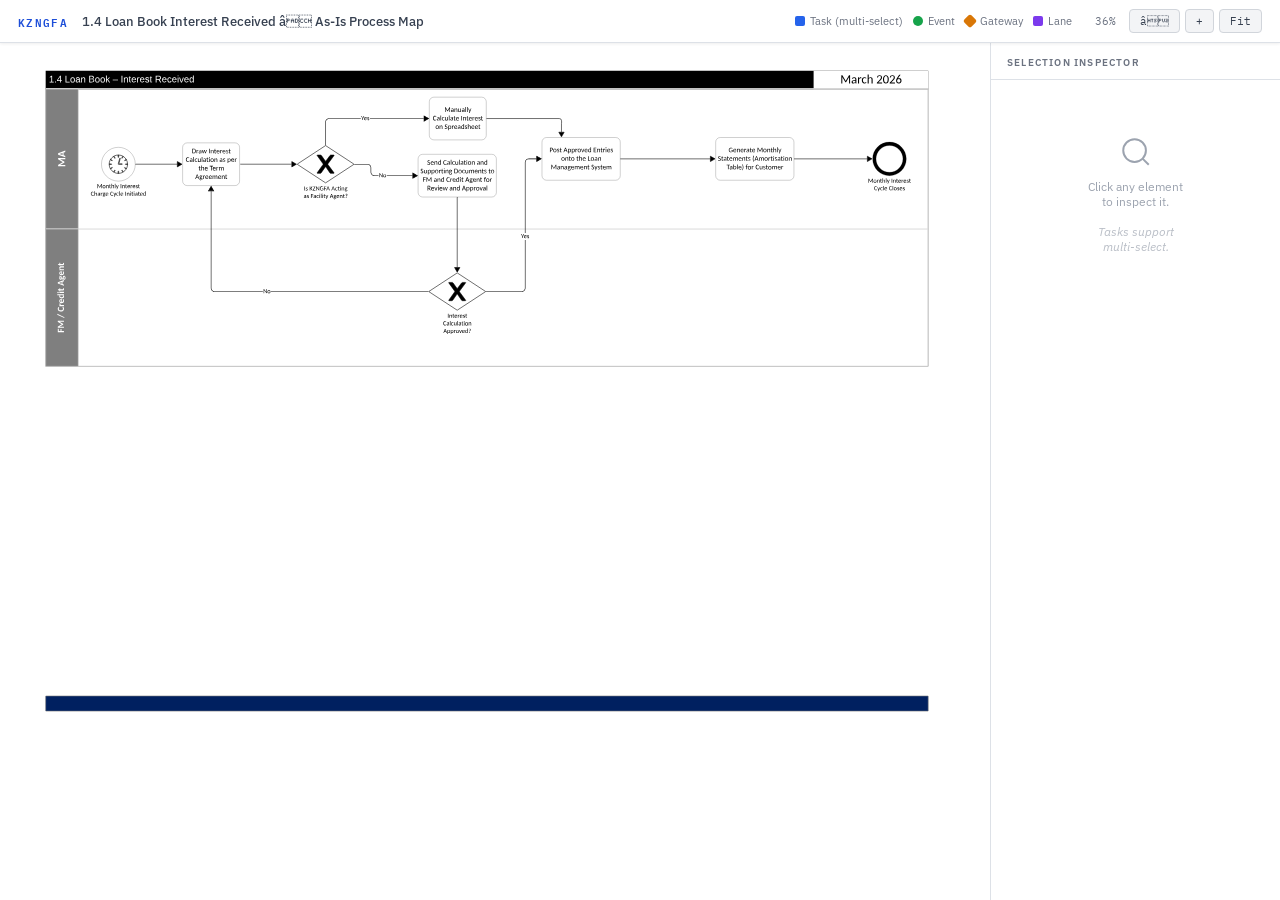
<file: Working maps/Finance/fin-1.4.html>
<!DOCTYPE html>
<html lang="en">
<head>
<meta charset="UTF-8">
<meta name="viewport" content="width=device-width, initial-scale=1.0">
<title>KZNGFA â 1.4 Loan Book   Interest Received</title>
<style>
@import url('https://fonts.googleapis.com/css2?family=IBM+Plex+Mono:wght@400;600&family=IBM+Plex+Sans:wght@300;400;500;600&display=swap');
:root{--bg:#f0f2f5;--panel:#fff;--border:#dde1e7;--text:#1a1f2e;--muted:#6b7280;--accent:#1d4ed8;--col-task:#2563eb;--col-event:#16a34a;--col-gateway:#d97706;--col-lane:#7c3aed}
*{box-sizing:border-box;margin:0;padding:0}
body{font-family:'IBM Plex Sans',sans-serif;background:var(--bg);color:var(--text);height:100vh;display:flex;flex-direction:column;overflow:hidden}
header{display:flex;align-items:center;gap:14px;padding:9px 18px;background:var(--panel);border-bottom:1px solid var(--border);flex-shrink:0;z-index:10;flex-wrap:wrap;box-shadow:0 1px 3px rgba(0,0,0,.07)}
.logo{font-family:'IBM Plex Mono',monospace;font-size:11px;font-weight:600;letter-spacing:.12em;color:var(--accent);text-transform:uppercase;white-space:nowrap}
.title{font-size:13px;font-weight:500;color:#374151;white-space:nowrap}
.spacer{flex:1;min-width:8px}
.legend{display:flex;gap:10px;align-items:center;flex-wrap:wrap}
.legend-item{display:flex;align-items:center;gap:5px;font-size:11px;color:var(--muted);white-space:nowrap}
.legend-dot{width:10px;height:10px;border-radius:2px;flex-shrink:0}
.controls{display:flex;gap:5px;align-items:center}
#zoom-label{font-family:'IBM Plex Mono',monospace;font-size:11px;color:var(--muted);min-width:38px;text-align:center}
button{background:#f3f4f6;border:1px solid #d1d5db;color:#374151;font-family:'IBM Plex Mono',monospace;font-size:11px;padding:4px 10px;border-radius:4px;cursor:pointer;transition:background .15s}
button:hover{background:#e5e7eb}
main{display:flex;flex:1;overflow:hidden}
#canvas-wrap{flex:1;overflow:auto;position:relative;background:#fff;cursor:grab}
#canvas-wrap:active{cursor:grabbing}
#map-container{position:relative;transform-origin:0 0;display:inline-block;margin:16px}
#overlay{position:absolute;top:0;left:0;pointer-events:none}
.hit{position:absolute;cursor:pointer;pointer-events:all;transition:outline .1s,background .1s}
.hit:hover{outline:2px dashed rgba(0,0,0,.25)}
.hit-task{border-radius:14px;background:transparent}
.hit-task.selected{background:rgba(37,99,235,.18);outline:2.5px solid #2563eb!important;box-shadow:0 0 0 5px rgba(37,99,235,.08)}
.hit-event{border-radius:50%;background:transparent}
.hit-event.selected{background:rgba(22,163,74,.18);outline:2.5px solid #16a34a!important;box-shadow:0 0 0 5px rgba(22,163,74,.08)}
.hit-gateway{background:transparent;transform:rotate(45deg);border-radius:3px}
.hit-gateway:hover{outline:2px dashed rgba(0,0,0,.25)!important}
.hit-gateway.selected{background:rgba(217,119,6,.18);outline:2.5px solid #d97706!important;box-shadow:0 0 0 5px rgba(217,119,6,.08)}
.hit-lane{background:transparent}
.hit-lane:hover{background:rgba(124,58,237,.05);outline:none!important}
.hit-lane.selected{background:rgba(124,58,237,.10);outline:2px solid #7c3aed!important}
#panel{width:290px;flex-shrink:0;background:var(--panel);border-left:1px solid var(--border);display:flex;flex-direction:column;overflow:hidden;box-shadow:-1px 0 4px rgba(0,0,0,.05)}
.panel-head{padding:13px 16px 10px;border-bottom:1px solid var(--border);flex-shrink:0}
.panel-head h3{font-size:10px;font-weight:600;letter-spacing:.12em;text-transform:uppercase;color:var(--muted)}
.panel-body{flex:1;overflow-y:auto;padding:14px 16px}
.empty-state{display:flex;flex-direction:column;align-items:center;justify-content:center;height:200px;gap:10px;color:#9ca3af;text-align:center;font-size:12px}
.card{display:none}
.card.visible{display:block}
.card-badge{display:inline-flex;align-items:center;gap:5px;font-size:10px;font-weight:600;letter-spacing:.08em;text-transform:uppercase;padding:3px 9px;border-radius:3px;margin-bottom:12px}
.badge-task{background:rgba(37,99,235,.10);color:#1d4ed8;border:1px solid rgba(37,99,235,.2)}
.badge-event{background:rgba(22,163,74,.10);color:#15803d;border:1px solid rgba(22,163,74,.2)}
.badge-gateway{background:rgba(217,119,6,.10);color:#b45309;border:1px solid rgba(217,119,6,.2)}
.badge-lane{background:rgba(124,58,237,.10);color:#6d28d9;border:1px solid rgba(124,58,237,.2)}
.card-title{font-size:15px;font-weight:600;color:#111827;margin-bottom:5px;line-height:1.3}
.card-sub{font-size:11px;color:var(--muted);margin-bottom:14px;line-height:1.5}
hr{border:none;border-top:1px solid var(--border);margin:12px 0}
.field{margin-bottom:10px}
.fl{font-size:10px;font-weight:600;letter-spacing:.08em;text-transform:uppercase;color:var(--muted);margin-bottom:3px}
.fv{font-size:12px;color:#374151;line-height:1.4}
.multi-header{font-size:11px;color:var(--muted);margin-bottom:10px}
.chip{display:inline-flex;align-items:center;gap:4px;background:rgba(37,99,235,.07);border:1px solid rgba(37,99,235,.2);color:#1d4ed8;font-size:11px;padding:4px 8px;border-radius:4px;margin:3px 3px 3px 0;cursor:pointer;transition:background .1s;line-height:1.3}
.chip:hover{background:rgba(37,99,235,.14)}
.chip-x{font-size:14px;line-height:1;opacity:.5;margin-left:1px}
.clear-btn{margin-top:12px;width:100%;background:#f9fafb;border:1px solid var(--border);color:var(--muted);font-size:11px;padding:7px;border-radius:4px;cursor:pointer;font-family:'IBM Plex Sans',sans-serif;transition:background .1s}
.clear-btn:hover{background:#f3f4f6}
::-webkit-scrollbar{width:5px;height:5px}
::-webkit-scrollbar-track{background:transparent}
::-webkit-scrollbar-thumb{background:#d1d5db;border-radius:3px}
</style>
</head>
<body>
<header>
<div class="logo">KZNGFA</div>
<div class="title">1.4 Loan Book   Interest Received â As-Is Process Map</div>
<div class="spacer"></div>
<div class="legend">
<div class="legend-item"><div class="legend-dot" style="background:var(--col-task)"></div>Task (multi-select)</div>
<div class="legend-item"><div class="legend-dot" style="background:var(--col-event);border-radius:50%"></div>Event</div>
<div class="legend-item"><div class="legend-dot" style="background:var(--col-gateway);transform:rotate(45deg)"></div>Gateway</div>
<div class="legend-item"><div class="legend-dot" style="background:var(--col-lane)"></div>Lane</div>
</div>
<div class="controls">
<span id="zoom-label">100%</span>
<button onclick="zoom(-0.15)">â</button>
<button onclick="zoom(+0.15)">+</button>
<button onclick="fitScreen()">Fit</button>
</div>
</header>
<main>
<div id="canvas-wrap">
<div id="map-container">
<div id="svg-wrap"><svg xmlns="http://www.w3.org/2000/svg" xmlns:xlink="http://www.w3.org/1999/xlink" xmlns:lucid="lucid" width="2646" height="1871"><g transform="translate(0 0)" lucid:page-tab-id="4SY1rnErDI3ki"><path d="M0 0h2646v1871H0z" fill="#fff"/><path d="M83.34 1790.1a.83.83 0 0 1 .83-.84H2561.5a.83.83 0 0 1 .83.83v40.83a.83.83 0 0 1-.83.83H84.17a.83.83 0 0 1-.83-.83z" fill="#fff" fill-opacity="0"/><path d="M83.34 1830.93a.83.83 0 0 0 .83.83H2561.5a.83.83 0 0 0 .83-.83v-40.84a.83.83 0 0 0-.83-.84H84.17a.83.83 0 0 0-.83.83z" stroke="#7f7f7f" stroke-width="1.67" fill="#002060"/><path d="M83.34 33.23h2479v51.94h-2479z" fill="#fff" fill-opacity="0"/><path d="M83.34 85.17h2479V33.23h-2479z"/><path d="M2240.42 33.23h321.9v51.94h-321.9z" fill="#fff" fill-opacity="0"/><path d="M2240.42 85.17h321.9V33.23h-321.9z" fill="#fff"/><use xlink:href="#a" transform="matrix(1,0,0,1,2249.437396,42.11059500000001) translate(65.917998046875 26.39)"/><use xlink:href="#b" transform="matrix(1,0,0,1,2249.437396,42.11059500000001) translate(166.989658203125 26.39)"/><path d="M2393.43 1599.65h168.9v188h-168.9z" fill="#fff" fill-opacity="0"/><path d="M2393.43 1787.66h168.9v-188h-168.9z" fill="url(#c)"/><path d="M83.34 84.3a.83.83 0 0 1 .83-.83H2561.5a.83.83 0 0 1 .83.83v778.27a.83.83 0 0 1-.83.83H84.17a.83.83 0 0 1-.83-.83z" fill="#fff" fill-opacity="0"/><path d="M83.34 862.57a.83.83 0 0 0 .83.83H2561.5a.83.83 0 0 0 .83-.83V84.3a.83.83 0 0 0-.83-.83H84.17a.83.83 0 0 0-.83.83z" stroke="#7f7f7f" stroke-width="1.67" fill-opacity="0"/><path d="M83.34 861.74V85.14z" stroke="#7f7f7f" stroke-width="1.67"/><path d="M83.34 84.3a.83.83 0 0 1 .83-.83H2561.5a.83.83 0 0 1 .83.83v778.27a.83.83 0 0 1-.83.83H84.17a.83.83 0 0 1-.83-.83z" fill="#fff" fill-opacity="0"/><path d="M83.34 862.57a.83.83 0 0 0 .83.83H2561.5a.83.83 0 0 0 .83-.83V84.3a.83.83 0 0 0-.83-.83H84.17a.83.83 0 0 0-.83.83z" fill="#fff" fill-opacity="0"/><path d="M83.34 84.3a.83.83 0 0 1 .83-.83H2561.5a.83.83 0 0 1 .83.83v392.48a.83.83 0 0 1-.83.83H84.17a.83.83 0 0 1-.83-.82z" fill="#fff" fill-opacity="0"/><path d="M83.34 476.78a.83.83 0 0 0 .83.83H2561.5a.83.83 0 0 0 .83-.82V84.3a.83.83 0 0 0-.83-.83H84.17a.83.83 0 0 0-.83.83z" stroke="#d8d8d8" stroke-width="1.67" fill="#7f7f7f" fill-opacity="0"/><path d="M173.4 477.6a1.66 1.66 0 0 0 1.66-1.65V85.13a1.66 1.66 0 0 0-1.66-1.66H85a1.66 1.66 0 0 0-1.66 1.66v390.82A1.66 1.66 0 0 0 85 477.6z" stroke="#d8d8d8" stroke-width="1.67" fill="#7f7f7f"/><use xlink:href="#d" transform="matrix(-0.000003673205103813548,-0.9999999999932537,0.9999999999932537,-0.000003673205103813548,93.19377304494901,468.74956581246533) translate(165.47890380859374 45.2775)"/><path d="M83.34 478.44a.83.83 0 0 1 .83-.83H2561.5a.83.83 0 0 1 .83.84v384.13a.83.83 0 0 1-.83.83H84.17a.83.83 0 0 1-.83-.83z" fill="#fff" fill-opacity="0"/><path d="M83.34 862.57a.83.83 0 0 0 .83.83H2561.5a.83.83 0 0 0 .83-.83V478.44a.83.83 0 0 0-.83-.83H84.17a.83.83 0 0 0-.83.84z" stroke="#d8d8d8" stroke-width="1.67" fill="#7f7f7f" fill-opacity="0"/><path d="M173.4 863.4a1.66 1.66 0 0 0 1.66-1.66V479.27a1.66 1.66 0 0 0-1.66-1.66H85a1.66 1.66 0 0 0-1.66 1.67v382.47A1.66 1.66 0 0 0 85 863.4z" stroke="#d8d8d8" stroke-width="1.67" fill="#7f7f7f"/><use xlink:href="#e" transform="matrix(-0.000003673205103813548,-0.9999999999932537,0.9999999999932537,-0.000003673205103813548,90.53954383319922,853.9546374560849) translate(84.9069482421875 44.167500000000004)"/><use xlink:href="#f" transform="matrix(-0.000003673205103813548,-0.9999999999932537,0.9999999999932537,-0.000003673205103813548,90.53954383319922,853.9546374560849) translate(126.487666015625 44.167500000000004)"/><use xlink:href="#g" transform="matrix(-0.000003673205103813548,-0.9999999999932537,0.9999999999932537,-0.000003673205103813548,90.53954383319922,853.9546374560849) translate(143.97683105468752 44.167500000000004)"/><use xlink:href="#h" transform="matrix(-0.000003673205103813548,-0.9999999999932537,0.9999999999932537,-0.000003673205103813548,90.53954383319922,853.9546374560849) translate(216.8375 44.167500000000004)"/><path d="M175.8 84.3a.83.83 0 0 1 .82-.83H2561.5a.83.83 0 0 1 .83.83v778.27a.83.83 0 0 1-.83.83H176.62a.83.83 0 0 1-.83-.83z" fill="#fff" fill-opacity="0"/><path d="M175.8 862.57a.83.83 0 0 0 .82.83H2561.5a.83.83 0 0 0 .83-.83V84.3a.83.83 0 0 0-.83-.83H176.62a.83.83 0 0 0-.83.83z" fill="none"/><path d="M83.34 84.3a.83.83 0 0 1 .83-.83H2561.5a.83.83 0 0 1 .83.83v.34a.83.83 0 0 1-.83.83H84.17a.83.83 0 0 1-.83-.83z" fill="#fff" fill-opacity="0"/><path d="M84.17 83.47H2561.5z" stroke="#d8d8d8" stroke-width="1.67" fill="#fff"/><path d="M20.35 34.98h905.63v50H20.35z" fill="#fff" fill-opacity="0"/><path d="M20.35 34.98h905.63v50H20.35z" fill-opacity="0"/><use xlink:href="#i" transform="matrix(1,0,0,1,29.402380000000004,43.876) translate(63 21.834)"/><use xlink:href="#j" transform="matrix(1,0,0,1,29.402380000000004,43.876) translate(107.45 21.834)"/><use xlink:href="#k" transform="matrix(1,0,0,1,29.402380000000004,43.876) translate(174.125 21.834)"/><use xlink:href="#l" transform="matrix(1,0,0,1,29.402380000000004,43.876) translate(242.28166666666667 21.834)"/><use xlink:href="#m" transform="matrix(1,0,0,1,29.402380000000004,43.876) translate(264.50666666666666 21.834)"/><use xlink:href="#n" transform="matrix(1,0,0,1,29.402380000000004,43.876) translate(360.74091666666664 21.834)"/><path d="M468.03 248.35a12.8 12.8 0 0 1 12.8-12.8h134.4a12.8 12.8 0 0 1 12.8 12.8v94.4a12.8 12.8 0 0 1-12.8 12.8h-134.4a12.8 12.8 0 0 1-12.8-12.8z" fill="#fff" fill-opacity="0"/><path d="M468.03 342.75a12.8 12.8 0 0 0 12.8 12.8h134.4a12.8 12.8 0 0 0 12.8-12.8v-94.4a12.8 12.8 0 0 0-12.8-12.8h-134.4a12.8 12.8 0 0 0-12.8 12.8z" stroke="#000" stroke-width=".53" fill="#fff"/><path d="M468.03 355.55v-94.4a25.6 25.6 0 0 1 25.6-25.6h108.8a25.6 25.6 0 0 1 25.6 25.6v94.4" fill="none"/><use xlink:href="#o" transform="matrix(1,0,0,1,472.51099999999997,239.99099999999999) translate(21.05859375 25)"/><use xlink:href="#p" transform="matrix(1,0,0,1,472.51099999999997,239.99099999999999) translate(68.1875 25)"/><use xlink:href="#q" transform="matrix(1,0,0,1,472.51099999999997,239.99099999999999) translate(3.998046875 49)"/><use xlink:href="#r" transform="matrix(1,0,0,1,472.51099999999997,239.99099999999999) translate(98.646484375 49)"/><use xlink:href="#s" transform="matrix(1,0,0,1,472.51099999999997,239.99099999999999) translate(120.5703125 49)"/><use xlink:href="#t" transform="matrix(1,0,0,1,472.51099999999997,239.99099999999999) translate(39.7255859375 73)"/><use xlink:href="#u" transform="matrix(1,0,0,1,472.51099999999997,239.99099999999999) translate(71.4052734375 73)"/><use xlink:href="#v" transform="matrix(1,0,0,1,472.51099999999997,239.99099999999999) translate(30.7265625 97)"/><path d="M789.65 243.94a.8.8 0 0 1 .8-.8h158.4a.8.8 0 0 1 .8.8v103.22a.8.8 0 0 1-.8.8h-158.4a.8.8 0 0 1-.8-.8z" fill="#fff" fill-opacity="0"/><path d="M868.98 347.52a1.22 1.22 0 0 0 1.34 0L948.98 296a.52.52 0 0 0 0-.9l-78.66-51.52a1.22 1.22 0 0 0-1.34 0l-78.66 51.53a.52.52 0 0 0 0 .9z" stroke="#000" stroke-width="1.6" fill="#fff"/><path d="M846.6 269.87a.82.82 0 0 0-.66 1.3l16.38 22.97a2.25 2.25 0 0 1 0 2.6l-16.38 23.08a.84.84 0 0 0 .67 1.32l7.85.08a3.05 3.05 0 0 0 2.52-1.3l11.76-16.67a1.1 1.1 0 0 1 1.82.02l11.32 16.64a3 3 0 0 0 2.5 1.32l8.32-.08a.82.82 0 0 0 .64-1.3l-16.98-23.1a2.17 2.17 0 0 1 0-2.58l16.98-23a.8.8 0 0 0-.65-1.3h-8.17a3.2 3.2 0 0 0-2.55 1.3L870.6 286.4a1.16 1.16 0 0 1-1.88-.02l-10.78-15.2a3.1 3.1 0 0 0-2.53-1.3z" stroke="#000" stroke-width="1.6"/><path d="M789.65 347.96V244.74a1.6 1.6 0 0 1 1.6-1.6h156.8a1.6 1.6 0 0 1 1.6 1.6v103.22" fill="none"/><use xlink:href="#w" transform="matrix(1,0,0,1,807.411,355.93000000000006) translate(1.1294824218749966 13.335)"/><use xlink:href="#x" transform="matrix(1,0,0,1,807.411,355.93000000000006) translate(16.582802734374997 13.335)"/><use xlink:href="#y" transform="matrix(1,0,0,1,807.411,355.93000000000006) translate(78.31794921875 13.335)"/><use xlink:href="#z" transform="matrix(1,0,0,1,807.411,355.93000000000006) translate(0.3958837890624949 34.67100000000001)"/><use xlink:href="#A" transform="matrix(1,0,0,1,807.411,355.93000000000006) translate(19.886166992187494 34.67100000000001)"/><use xlink:href="#B" transform="matrix(1,0,0,1,807.411,355.93000000000006) translate(73.8772900390625 34.67100000000001)"/><path d="M630.45 295.55H773.9M630.47 295.55h-.82" stroke="#000" stroke-width="1.6" fill="none"/><path d="M787.68 295.55l-13 7.5v-15z" stroke="#000" stroke-width="1.6"/><path d="M1160.94 120.02a12.8 12.8 0 0 1 12.8-12.8h134.4a12.8 12.8 0 0 1 12.8 12.8v94.4a12.8 12.8 0 0 1-12.8 12.8h-134.4a12.8 12.8 0 0 1-12.8-12.8z" fill="#fff" fill-opacity="0"/><path d="M1160.94 214.42a12.8 12.8 0 0 0 12.8 12.8h134.4a12.8 12.8 0 0 0 12.8-12.8v-94.4a12.8 12.8 0 0 0-12.8-12.8h-134.4a12.8 12.8 0 0 0-12.8 12.8z" stroke="#000" stroke-width=".53" fill="#fff"/><path d="M1160.94 227.22v-94.4a25.6 25.6 0 0 1 25.6-25.6h108.8a25.6 25.6 0 0 1 25.6 25.6v94.4" fill="none"/><use xlink:href="#C" transform="matrix(1,0,0,1,1165.425,111.66) translate(38.24609375 37)"/><use xlink:href="#D" transform="matrix(1,0,0,1,1165.425,111.66) translate(5.2529296875 61)"/><use xlink:href="#p" transform="matrix(1,0,0,1,1165.425,111.66) translate(83.9931640625 61)"/><use xlink:href="#E" transform="matrix(1,0,0,1,1165.425,111.66) translate(12.5771484375 85)"/><use xlink:href="#F" transform="matrix(1,0,0,1,1165.425,111.66) translate(38.1533203125 85)"/><path d="M969.56 168h-89.88l-1.47.1-1.4.35-1.34.55-1.23.76-1.1.94-.94 1.1-.77 1.23-.55 1.34-.34 1.4-.1 1.48v64.53h-1.56v-64.6l.13-1.65.4-1.64.65-1.57.88-1.45 1.1-1.28 1.3-1.1 1.43-.88 1.56-.65 1.64-.4 1.66-.13h89.94zm175.73 0H992.74v-1.56h152.54z" stroke="#000" stroke-width=".05"/><path d="M870.43 242.73l-.3-.1-.25-.04-.23-.02h-.23l-.23.05-.24.07-.08-.94h1.55z"/><path stroke="#000" stroke-width=".05"/><path d="M1159.08 167.22l-13 7.5v-15z"/><path d="M1160.63 167.22l-15.32 8.84.02-17.68zm-13.77 6.16l10.67-6.16-10.66-6.16z" stroke="#000" stroke-width=".05"/><use xlink:href="#G" transform="matrix(1,0,0,1,969.5568255776601,158.32999999999998) translate(0.005000000000000782 13.335)"/><path d="M988.58 294.9l1.64.4 1.57.65 1.43.88 1.3 1.1 1.08 1.3.9 1.43.64 1.56.4 1.64.13 1.66v12.14l.12 1.48.32 1.4.56 1.34.75 1.23.94 1.1 1.1.95 1.24.76 1.34.56 1.4.34 1.48.12h12.53v1.55h-12.6l-1.64-.13-1.63-.4-1.57-.64-1.44-.9-1.3-1.1-1.08-1.27-.9-1.44-.63-1.58-.4-1.64-.13-1.66v-12.14l-.12-1.47-.33-1.4-.56-1.34-.74-1.23-.94-1.1-1.1-.94-1.24-.77-1.34-.55-1.4-.34-1.48-.1h-36.04v-1.56h36.1zm125.2 32.02v1.55h-73.48v-1.55z" stroke="#000" stroke-width=".05"/><path d="M950.84 296.33h-1.06l.2-.48.04-.3-.03-.3-.2-.45 1.04-.02z"/><path stroke="#000" stroke-width=".05"/><path d="M1127.58 327.7l-13 7.5v-15z"/><path d="M1129.13 327.7l-15.3 8.84v-17.7zm-13.76 6.15l10.66-6.16-10.66-6.16z" stroke="#000" stroke-width=".05"/><use xlink:href="#H" transform="matrix(1,0,0,1,1019.4447581156127,318.803) translate(0.005000000000000782 13.335)"/><path d="M1129.45 280.5a12.8 12.8 0 0 1 12.8-12.8h194.24a12.8 12.8 0 0 1 12.8 12.8v94.4a12.8 12.8 0 0 1-12.8 12.8h-194.25a12.8 12.8 0 0 1-12.8-12.8z" fill="#fff" fill-opacity="0"/><path d="M1129.45 374.9a12.8 12.8 0 0 0 12.8 12.8h194.24a12.8 12.8 0 0 0 12.8-12.8v-94.4a12.8 12.8 0 0 0-12.8-12.8h-194.25a12.8 12.8 0 0 0-12.8 12.8z" stroke="#000" stroke-width=".53" fill="#fff"/><path d="M1129.45 387.7v-94.4a25.6 25.6 0 0 1 25.6-25.6h168.64a25.6 25.6 0 0 1 25.6 25.6v94.4" fill="none"/><use xlink:href="#I" transform="matrix(1,0,0,1,1133.8458600000001,272.133) translate(21.0390625 25)"/><use xlink:href="#q" transform="matrix(1,0,0,1,1133.8458600000001,272.133) translate(65.716796875 25)"/><use xlink:href="#J" transform="matrix(1,0,0,1,1133.8458600000001,272.133) translate(160.365234375 25)"/><use xlink:href="#K" transform="matrix(1,0,0,1,1133.8458600000001,272.133) translate(1.9375 49)"/><use xlink:href="#L" transform="matrix(1,0,0,1,1133.8458600000001,272.133) translate(95.90234375 49)"/><use xlink:href="#M" transform="matrix(1,0,0,1,1133.8458600000001,272.133) translate(193.01171875 49)"/><use xlink:href="#N" transform="matrix(1,0,0,1,1133.8458600000001,272.133) translate(8.4560546875 73)"/><use xlink:href="#O" transform="matrix(1,0,0,1,1133.8458600000001,272.133) translate(39.2666015625 73)"/><use xlink:href="#P" transform="matrix(1,0,0,1,1133.8458600000001,272.133) translate(74.3837890625 73)"/><use xlink:href="#Q" transform="matrix(1,0,0,1,1133.8458600000001,272.133) translate(128.0263671875 73)"/><use xlink:href="#R" transform="matrix(1,0,0,1,1133.8458600000001,272.133) translate(180.3408203125 73)"/><use xlink:href="#S" transform="matrix(1,0,0,1,1133.8458600000001,272.133) translate(20.8095703125 97)"/><use xlink:href="#O" transform="matrix(1,0,0,1,1133.8458600000001,272.133) translate(83.4658203125 97)"/><use xlink:href="#T" transform="matrix(1,0,0,1,1133.8458600000001,272.133) translate(118.5830078125 97)"/><path d="M1159.37 601.62a.8.8 0 0 1 .8-.8h158.4a.8.8 0 0 1 .8.8v103.23a.8.8 0 0 1-.8.8h-158.4a.8.8 0 0 1-.8-.8z" fill="#fff" fill-opacity="0"/><path d="M1238.7 705.2a1.22 1.22 0 0 0 1.34 0l78.66-51.53a.52.52 0 0 0 0-.87l-78.66-51.54a1.22 1.22 0 0 0-1.34 0l-78.66 51.54a.52.52 0 0 0 0 .87z" stroke="#000" stroke-width="1.6" fill="#fff"/><path d="M1216.33 627.55a.82.82 0 0 0-.67 1.3l16.38 22.98a2.25 2.25 0 0 1 0 2.6l-16.38 23.08a.84.84 0 0 0 .67 1.33l7.84.07a3.05 3.05 0 0 0 2.52-1.3l11.75-16.66a1.1 1.1 0 0 1 1.82 0l11.32 16.65a3 3 0 0 0 2.5 1.3l8.3-.07a.82.82 0 0 0 .66-1.3l-16.98-23.1a2.17 2.17 0 0 1 0-2.6l16.98-23a.8.8 0 0 0-.65-1.28h-8.15a3.2 3.2 0 0 0-2.56 1.3l-11.37 15.24a1.16 1.16 0 0 1-1.9-.03l-10.77-15.2a3.1 3.1 0 0 0-2.53-1.32z" stroke="#000" stroke-width="1.6"/><path d="M1159.37 705.65V602.42a1.6 1.6 0 0 1 1.6-1.6h156.8a1.6 1.6 0 0 1 1.6 1.6v103.23" fill="none"/><use xlink:href="#U" transform="matrix(1,0,0,1,1177.1299999999999,713.6129999999998) translate(34.60588867187499 13.335)"/><use xlink:href="#V" transform="matrix(1,0,0,1,1177.1299999999999,713.6129999999998) translate(22.438569335937494 34.67100000000001)"/><use xlink:href="#W" transform="matrix(1,0,0,1,1177.1299999999999,713.6129999999998) translate(23.267666015624997 56.007000000000005)"/><path d="M1239.37 388.76v196.1" stroke="#000" stroke-width="1.6" fill="none"/><path d="M1240.14 388.78h-1.55v-.82h1.55z" stroke="#000" stroke-width=".05"/><path d="M1239.37 598.66l-7.5-13h15z" stroke="#000" stroke-width="1.6"/><path d="M548.8 643.2l.12 1.48.34 1.4.55 1.34.77 1.24.94 1.1 1.1.94 1.24.75 1.34.55 1.4.34 1.48.12h136.32V654H558l-1.65-.12-1.65-.4-1.56-.64-1.44-.9-1.3-1.1-1.1-1.27-.87-1.44-.65-1.57-.4-1.64-.12-1.66V371.2h1.55zm609.4 9.26V654H715.23v-1.54z" stroke="#000" stroke-width=".05"/><path d="M1159.22 652.48l-.2.45-.02.3.03.3.2.45-1.05.03v-1.54h1.06z"/><path stroke="#000" stroke-width=".05"/><path d="M555.53 370.4h-15l7.5-12.98z"/><path d="M556.87 371.18H539.2l8.83-15.3zm-15-1.55h12.32l-6.17-10.66z" stroke="#000" stroke-width=".05"/><g><use xlink:href="#H" transform="matrix(1,0,0,1,694.3790426878454,644.344) translate(0.005000000000000782 13.335)"/></g><path d="M1477.48 233.34a12.8 12.8 0 0 1 12.8-12.8h194.24a12.8 12.8 0 0 1 12.8 12.8v94.4a12.8 12.8 0 0 1-12.8 12.8h-194.24a12.8 12.8 0 0 1-12.8-12.8z" fill="#fff" fill-opacity="0"/><path d="M1477.48 327.74a12.8 12.8 0 0 0 12.8 12.8h194.24a12.8 12.8 0 0 0 12.8-12.8v-94.4a12.8 12.8 0 0 0-12.8-12.8h-194.24a12.8 12.8 0 0 0-12.8 12.8z" stroke="#000" stroke-width=".53" fill="#fff"/><path d="M1477.48 340.54v-94.4a25.6 25.6 0 0 1 25.6-25.6h168.64a25.6 25.6 0 0 1 25.6 25.6v94.4" fill="none"/><g><use xlink:href="#X" transform="matrix(1,0,0,1,1481.87686,224.983) translate(16.5322265625 37)"/><use xlink:href="#Y" transform="matrix(1,0,0,1,1481.87686,224.983) translate(55.8291015625 37)"/><use xlink:href="#Z" transform="matrix(1,0,0,1,1481.87686,224.983) translate(139.3447265625 37)"/><use xlink:href="#aa" transform="matrix(1,0,0,1,1481.87686,224.983) translate(49.41796875 61)"/><use xlink:href="#t" transform="matrix(1,0,0,1,1481.87686,224.983) translate(91.859375 61)"/><use xlink:href="#ab" transform="matrix(1,0,0,1,1481.87686,224.983) translate(123.5390625 61)"/><use xlink:href="#ac" transform="matrix(1,0,0,1,1481.87686,224.983) translate(20.3701171875 85)"/><use xlink:href="#ad" transform="matrix(1,0,0,1,1481.87686,224.983) translate(133.8076171875 85)"/></g><path d="M1431 643.26l-.12 1.66-.4 1.64-.64 1.57-.88 1.44-1.1 1.28-1.3 1.1-1.43.9-1.56.63-1.65.4-1.65.13h-99.73v-1.54h99.67l1.48-.12 1.4-.34 1.34-.55 1.24-.75 1.1-.95.94-1.1.75-1.23.56-1.34.35-1.4.1-1.48V507.54h1.56zm30.83-361.94h-21.56l-1.48.1-1.4.35-1.35.56-1.23.75-1.1.94-.94 1.1-.76 1.24-.56 1.33-.33 1.4-.12 1.47v199.2h-1.54V290.5l.13-1.64.4-1.65.63-1.55.9-1.44 1.1-1.28 1.27-1.1 1.44-.88 1.57-.65 1.65-.4 1.66-.13h21.63z" stroke="#000" stroke-width=".05"/><path d="M1320.56 654h-1.06l.2-.47.04-.3-.03-.3-.18-.45 1.04-.02z"/><path stroke="#000" stroke-width=".05"/><path d="M1475.62 280.54l-13 7.5v-15z"/><path d="M1477.16 280.54l-15.3 8.84V271.7zm-13.76 6.16l10.66-6.16-10.66-6.16z" stroke="#000" stroke-width=".05"/><g><use xlink:href="#G" transform="matrix(1,0,0,1,1418.6416689453126,489.7561930784708) translate(0.005000000000000782 13.335)"/></g><path d="M1965.35 233.34a12.8 12.8 0 0 1 12.8-12.8h194.25a12.8 12.8 0 0 1 12.8 12.8v94.4a12.8 12.8 0 0 1-12.8 12.8h-194.25a12.8 12.8 0 0 1-12.8-12.8z" fill="#fff" fill-opacity="0"/><path d="M1965.35 327.74a12.8 12.8 0 0 0 12.8 12.8h194.25a12.8 12.8 0 0 0 12.8-12.8v-94.4a12.8 12.8 0 0 0-12.8-12.8h-194.25a12.8 12.8 0 0 0-12.8 12.8z" stroke="#000" stroke-width=".53" fill="#fff"/><path d="M1965.35 340.54v-94.4a25.6 25.6 0 0 1 25.6-25.6h168.65a25.6 25.6 0 0 1 25.6 25.6v94.4" fill="none"/><g><use xlink:href="#ae" transform="matrix(1,0,0,1,1969.7508600000003,224.983) translate(31.6201171875 37)"/><use xlink:href="#af" transform="matrix(1,0,0,1,1969.7508600000003,224.983) translate(111.5615234375 37)"/><use xlink:href="#ag" transform="matrix(1,0,0,1,1969.7508600000003,224.983) translate(1.625 61)"/><use xlink:href="#ah" transform="matrix(1,0,0,1,1969.7508600000003,224.983) translate(98.392578125 61)"/><use xlink:href="#ai" transform="matrix(1,0,0,1,1969.7508600000003,224.983) translate(26.078125 85)"/><use xlink:href="#aj" transform="matrix(1,0,0,1,1969.7508600000003,224.983) translate(79.4765625 85)"/><use xlink:href="#ak" transform="matrix(1,0,0,1,1969.7508600000003,224.983) translate(107.201171875 85)"/></g><path d="M1322 167.22h203.9a6.53 6.53 0 0 1 6.54 6.53v6.4a.12.12 0 0 1-.12.13.12.12 0 0 0-.12.12v24.5" stroke="#000" stroke-width="1.6" fill="none"/><path d="M1322.03 168h-.82v-1.56h.83z" stroke="#000" stroke-width=".05"/><path d="M1532.2 218.68l-7.5-13h15z" stroke="#000" stroke-width="1.6"/><path d="M1698.4 280.54h251.3" stroke="#000" stroke-width="1.6" fill="none"/><path d="M1698.4 281.32h-.8v-1.55h.8z" stroke="#000" stroke-width=".05"/><path d="M1963.5 280.54l-13 7.5v-15z" stroke="#000" stroke-width="1.6"/><path d="M2186.26 280.54h204.38" stroke="#000" stroke-width="1.6" fill="none"/><path d="M2186.28 281.32h-.82v-1.55h.82z" stroke="#000" stroke-width=".05"/><path d="M2404.43 280.54l-13 7.5v-15z" stroke="#000" stroke-width="1.6"/><path d="M2406.3 233.57a.27.27 0 0 1 .27-.27h93.95a.27.27 0 0 1 .27.27v93.95a.27.27 0 0 1-.28.27h-93.95a.27.27 0 0 1-.27-.28z" fill="#fff" fill-opacity="0"/><path d="M2500.8 280.54c0-26.08-21.18-47.24-47.26-47.24s-47.24 21.16-47.24 47.24c0 26.08 21.16 47.25 47.24 47.25 26.08 0 47.25-21.18 47.25-47.26z" stroke="#000" stroke-width=".53"/><path d="M2491.34 280.54c0-20.88-16.9-37.8-37.8-37.8-20.88 0-37.8 16.92-37.8 37.8 0 20.88 16.92 37.8 37.8 37.8 20.9 0 37.8-16.9 37.8-37.8z" stroke="#000" stroke-width=".53" fill="#fff"/><path d="M2406.3 327.8v-92.9a1.6 1.6 0 0 1 1.6-1.6h91.3a1.6 1.6 0 0 1 1.6 1.6v92.9" fill="none"/><g><use xlink:href="#al" transform="matrix(1,0,0,1,2390.5200000000004,332.228) translate(2.506328124999996 15.276999999999997)"/><use xlink:href="#am" transform="matrix(1,0,0,1,2390.5200000000004,332.228) translate(67.70544921875 15.276999999999997)"/><use xlink:href="#an" transform="matrix(1,0,0,1,2390.5200000000004,332.228) translate(19.270576171875 36.613)"/><use xlink:href="#ao" transform="matrix(1,0,0,1,2390.5200000000004,332.228) translate(61.03794921875 36.613)"/></g><path d="M240.06 248.3a.27.27 0 0 1 .27-.28h94.52a.27.27 0 0 1 .27.27v94.5a.27.27 0 0 1-.27.28h-94.52a.27.27 0 0 1-.27-.27z" fill="#fff" fill-opacity="0"/><path d="M335.12 295.55c0-26.24-21.3-47.53-47.53-47.53-26.25 0-47.54 21.3-47.54 47.53 0 26.24 21.3 47.53 47.53 47.53 26.22 0 47.52-21.3 47.52-47.53z" stroke="#000" stroke-width=".53" fill="#fff"/><path d="M287.6 269.8h.65zm-.68 0h.67zm12.6 4.17a.67.67 0 0 1 .9-.24.67.67 0 0 1 .24.9l-2.27 3.96a.72.72 0 0 1-.97.27.67.67 0 0 1-.26-.94zm-24.53-.43a.72.72 0 0 1 .96.28l2.46 4.33a.67.67 0 0 1-.24.9.66.66 0 0 1-.9-.23l-2.55-4.34a.68.68 0 0 1 .26-.94zm-9.42 9.08a.67.67 0 0 1 .9-.24l3.84 2.17a.7.7 0 0 1 .25.97.74.74 0 0 1-1 .25l-3.75-2.24a.67.67 0 0 1-.24-.9zm-3.42 12.27a.33.33 0 0 0-.33.32v-.33zm51.2 0v.65zm-21.77-16.17a.68.68 0 0 1 .84-.48.7.7 0 0 1 .48.86l-3.75 13.8a1.27 1.27 0 0 0 1.22 1.6h7.55a.67.67 0 0 1 .67.67.67.67 0 0 1-.67.67H287.6a.2.2 0 0 1-.2-.2.24.24 0 0 0-.2-.23.2.2 0 0 1-.13-.23l.1-.28a40.16 40.16 0 0 0 .26-.97zm-29.44 16.82a.33.33 0 0 0-.33.33v-.33zm51.2 0v.67zm-43.45 9.08a.66.66 0 0 1 .9.24.66.66 0 0 1-.23.9l-4.08 2.38a.66.66 0 0 1-.92-.24.66.66 0 0 1 .24-.9zm34.94.76a.68.68 0 0 1 .94-.28l3.54 2.06a.72.72 0 0 1 .27.97.68.68 0 0 1-.95.26l-3.53-2.04a.72.72 0 0 1-.28-.97zm-7.27 6.83a.66.66 0 0 1 .9.24l2.2 3.8a.66.66 0 0 1-.25.9.66.66 0 0 1-.9-.23l-2.2-3.8a.66.66 0 0 1 .25-.9zm-20.5.18a.72.72 0 0 1 .96-.26.68.68 0 0 1 .27.94l-2.34 4a.72.72 0 0 1-.97.3.68.68 0 0 1-.27-.95zm11.14-40.95a.02.02 0 0 1 .05 0v4.42a.67.67 0 0 1-.66.67.67.67 0 0 1-.68-.67v-6.08c-13.7.27-24.8 11.4-25.1 25.1h6.28a.67.67 0 0 1 .67.65.67.67 0 0 1-.67.67h-6.27c.28 13.68 11.4 24.8 25.1 25.1v-6a.67.67 0 0 1 .66-.66.67.67 0 0 1 .65.66v6c13.7-.3 24.8-11.42 25.1-25.1h-5.42a.67.67 0 0 1-.67-.67.67.67 0 0 1 .67-.66h5.42c-.1-4.67-1.43-9.14-3.8-12.85l.38.57a.65.65 0 0 1-.2.92l-3.65 2.14a.74.74 0 0 1-1-.25.7.7 0 0 1 .25-.98l4.22-2.4c-4.38-7.22-12.27-12.07-21.3-12.26zm-1.28 49.86h.67-.68zm1.33 0h-.66z" stroke="#000" stroke-width="1.67" fill="#fff"/><path d="M240.06 343.08v-93.46a1.6 1.6 0 0 1 1.6-1.6h91.86a1.6 1.6 0 0 1 1.6 1.6v93.46" fill="none"/><g><use xlink:href="#al" transform="matrix(1,0,0,1,206.88200000000006,347.549) translate(20.506328124999996 15.276999999999997)"/><use xlink:href="#ap" transform="matrix(1,0,0,1,206.88200000000006,347.549) translate(85.70544921875 15.276999999999997)"/><use xlink:href="#aq" transform="matrix(1,0,0,1,206.88200000000006,347.549) translate(2.8044628906249898 36.613)"/><use xlink:href="#ar" transform="matrix(1,0,0,1,206.88200000000006,347.549) translate(57.186259765625 36.613)"/><use xlink:href="#as" transform="matrix(1,0,0,1,206.88200000000006,347.549) translate(98.9536328125 36.613)"/></g><path d="M336.18 295.55h116.2" stroke="#000" stroke-width="1.6" fill="none"/><path d="M336.2 296.33h-.85l.03-.78-.04-.77h.86z" stroke="#000" stroke-width=".05"/><path d="M466.17 295.55l-13 7.5v-15z" stroke="#000" stroke-width="1.6"/><defs><path d="M835-479c17 30 30 62 44 96 13-34 27-66 43-96l464-805c25-53 129-21 198-30V0h-161c1-334-2-672 1-1004 1-16 3-32 4-49L959-229c-25 56-126 55-158 0l-480-823c4 33 6 64 6 93V0H167v-1314c56 2 123-6 171 4 9 2 18 12 27 27" id="at"/><path d="M514-995c228 0 341 142 341 370V0c-56-5-123 17-137-41l-22-91C610-53 522 18 358 15 189 12 84-73 84-244c0-178 154-235 319-276 76-19 169-27 280-30 12-176-30-304-190-304-107 0-171 42-231 86-34 25-81 14-98-16l-32-56c98-93 207-155 382-155zM253-253c0 98 61 145 158 145 133 0 205-61 272-130v-202c-134 6-246 19-333 58-57 26-97 59-97 129" id="au"/><path d="M536-823c-141 7-187 99-229 205V0H131v-978c60 8 148-26 154 48l12 144c58-123 149-234 328-202 18 3 34 11 49 21l-14 130c-12 52-78 12-124 14" id="av"/><path d="M69-490c0-299 140-503 438-503 143 0 234 53 308 127-20 26-37 58-61 80-40 18-64-17-93-32-37-19-81-40-143-39-201 7-269 160-269 367 0 204 66 360 261 368 96 4 149-38 198-81 21-19 50-20 67 2l51 64C751-46 640 14 479 14 199 14 69-199 69-490" id="aw"/><path d="M576-854c-119 2-194 64-257 135V0H143v-1422h176v573c76-79 163-144 308-144 223 0 324 146 324 370V0H775v-623c0-140-60-233-199-231" id="ax"/><g id="a"><use transform="matrix(0.01736328125,0,0,0.01736328125,0,0)" xlink:href="#at"/><use transform="matrix(0.01736328125,0,0,0.01736328125,30.403105468750002,0)" xlink:href="#au"/><use transform="matrix(0.01736328125,0,0,0.01736328125,47.436484375000006,0)" xlink:href="#av"/><use transform="matrix(0.01736328125,0,0,0.01736328125,59.31296875,0)" xlink:href="#aw"/><use transform="matrix(0.01736328125,0,0,0.01736328125,74.3495703125,0)" xlink:href="#ax"/></g><path d="M118-957c35-227 168-372 421-372 237 0 388 129 388 367 0 234-144 350-265 476L325-135c155-43 377-15 567-23 76-4 57 87 59 158H92c-1-54 1-99 31-129 169-170 344-341 501-522 70-81 131-166 131-307 0-146-81-228-225-228-138 0-213 81-243 193-11 42-31 58-82 50" id="ay"/><path d="M949-956c47 159 47 439 0 598C887-148 769 14 518 14 268 14 151-149 89-358c-47-159-47-439 0-598 62-210 178-373 429-373 250 0 369 164 431 373zM722-242c117-170 114-650 0-830-59-93-195-155-314-89-142 79-181 270-182 504-1 177 29 313 88 415 55 96 193 148 315 88 35-18 65-47 93-88" id="az"/><path d="M523 15C238 15 92-170 92-458c0-173 68-287 155-413l322-470c36-61 157-38 250-42-146 199-294 396-439 596 80-61 238-82 352-34 142 60 235 185 235 385 0 213-110 349-263 416-54 23-115 35-181 35zm5-729c-170 0-266 117-266 287 0 178 83 297 258 297 174 0 271-117 271-293 0-177-89-291-263-291" id="aA"/><g id="b"><use transform="matrix(0.01736328125,0,0,0.01736328125,0,0)" xlink:href="#ay"/><use transform="matrix(0.01736328125,0,0,0.01736328125,18.0230859375,0)" xlink:href="#az"/><use transform="matrix(0.01736328125,0,0,0.01736328125,36.046171875,0)" xlink:href="#ay"/><use transform="matrix(0.01736328125,0,0,0.01736328125,54.0692578125,0)" xlink:href="#aA"/></g><pattern id="c" patternUnits="userSpaceOnUse" x="2393.43" y="1599.65" width="168.9" height="188.01"><use xlink:href="#aB" transform="translate(0, 0.17166666666662422) scale(16.890000000000008,18.766666666666676)"/></pattern><path fill="#fff" d="M363-958c5 40 8 85 8 127V0H139v-1328c83 3 177-6 251 6 17 7 27 17 36 35l412 720c23 42 42 86 59 131 19-46 36-91 59-133l409-718c14-32 40-41 88-41h198V0h-231c1-296-1-596 2-890 1-21 2-42 4-64l-419 742c-28 50-62 58-128 58-41 0-70-20-92-58" id="aC"/><path fill="#fff" d="M1240 0h-202c-47 1-76-24-87-58l-84-261H378L295-59c-11 29-44 59-86 59H4l484-1328h268zM437-503h370c-61-196-127-384-186-583-56 202-123 386-184 583" id="aD"/><g id="d"><use transform="matrix(0.0151904296875,0,0,0.0151904296875,0,0)" xlink:href="#aC"/><use transform="matrix(0.0151904296875,0,0,0.0151904296875,27.190869140625,0)" xlink:href="#aD"/></g><path fill="#fff" d="M890-1328v209H373v376h433v209H373V0H109v-1328h781" id="aE"/><g id="e"><use transform="matrix(0.0130224609375,0,0,0.0130224609375,0,0)" xlink:href="#aE"/><use transform="matrix(0.0130224609375,0,0,0.0130224609375,12.241113281250001,0)" xlink:href="#aC"/></g><path fill="#fff" d="M225-1c-20 54-71 94-136 94H-18l680-1441c20-52 64-88 131-89h107" id="aF"/><use transform="matrix(0.0130224609375,0,0,0.0130224609375,0,0)" xlink:href="#aF" id="f"/><path fill="#fff" d="M1063-193C972-66 836 14 625 14 325 14 160-160 82-392c-55-162-54-387 4-546 84-230 253-399 553-405 185-4 321 74 409 173-37 47-65 102-108 143-52 29-90-19-122-42-68-49-222-71-314-21-130 72-193 222-193 425 0 205 69 355 201 427 92 51 249 32 318-20 30-23 81-99 128-48" id="aG"/><path fill="#fff" d="M545-767c-109 4-148 72-181 151V0H110v-993c66 5 161-12 204 14 28 28 23 102 33 150 53-94 116-183 244-183 43 0 79 10 107 31l-19 190c-6 59-87 22-134 24" id="aH"/><path fill="#fff" d="M960-149C871-45 736 15 551 15 231 15 63-191 63-518c0-229 113-378 277-452 59-26 125-39 199-39 278 0 430 170 430 452 0 55-4 97-59 97H316c14 166 83 276 257 279 98 1 159-38 221-71 33-18 71-20 93 9zM741-612c-4-130-65-216-197-216-140 0-203 89-223 216h420" id="aI"/><path fill="#fff" d="M483-1012c112 0 179 37 238 92v-517h254V0H818c-73 2-64-82-83-135C661-54 570 15 422 15 157 15 63-214 63-494c0-232 92-397 247-478 52-26 110-40 173-40zM325-494c0 166 29 308 186 308 106 0 161-51 210-111v-438c-43-55-93-85-178-85-170 0-218 146-218 326" id="aJ"/><path fill="#fff" d="M379-993V0H125v-993h254zm-132-444c97 0 163 62 163 159 0 96-66 158-163 158-94 0-157-63-157-158s62-159 157-159" id="aK"/><path fill="#fff" d="M680-72c-61 52-150 86-256 87-172 2-267-108-267-279v-542c-63-2-138 16-138-53v-101l151-29 53-262c11-66 119-33 188-41v306h245v180H411v525c0 54 23 90 73 93 51 3 85-62 119-7" id="aL"/><g id="g"><use transform="matrix(0.0130224609375,0,0,0.0130224609375,0,0)" xlink:href="#aG"/><use transform="matrix(0.0130224609375,0,0,0.0130224609375,14.116347656250001,0)" xlink:href="#aH"/><use transform="matrix(0.0130224609375,0,0,0.0130224609375,23.297182617187502,0)" xlink:href="#aI"/><use transform="matrix(0.0130224609375,0,0,0.0130224609375,36.723339843750004,0)" xlink:href="#aJ"/><use transform="matrix(0.0130224609375,0,0,0.0130224609375,51.035024414062505,0)" xlink:href="#aK"/><use transform="matrix(0.0130224609375,0,0,0.0130224609375,57.585322265625,0)" xlink:href="#aL"/></g><path fill="#fff" d="M237-422C149-472 82-557 82-689c0-216 159-321 379-321 84 0 155 20 212 50h276c-4 65 18 134-54 149l-78 16c77 287-142 467-449 420-41 23-55 80-11 98 131 54 363 5 481 88 55 38 98 94 94 188-7 175-124 268-266 319-160 56-414 25-516-51C94 225 47 170 47 85c0-102 65-154 143-188-45-27-81-71-78-144 4-90 61-138 125-175zm238 589c116 0 216-18 223-125-14-108-163-84-274-96-28-3-56-4-83-7-38 25-74 57-74 114 0 100 100 114 208 114zM312-683c0 93 51 153 149 153 99 0 150-59 150-153 0-96-50-151-150-151-99 0-149 56-149 151" id="aM"/><path fill="#fff" d="M582-811c-92 1-152 44-204 95V0H124v-993c65 5 150-14 196 11 30 17 27 71 39 107 74-72 158-134 301-134 225 0 332 151 332 377V0H738v-632c0-109-49-180-156-179" id="aN"/><g id="h"><use transform="matrix(0.0130224609375,0,0,0.0130224609375,0,0)" xlink:href="#aD"/><use transform="matrix(0.0130224609375,0,0,0.0130224609375,16.1608740234375,0)" xlink:href="#aM"/><use transform="matrix(0.0130224609375,0,0,0.0130224609375,28.519189453125,0)" xlink:href="#aI"/><use transform="matrix(0.0130224609375,0,0,0.0130224609375,41.9453466796875,0)" xlink:href="#aN"/><use transform="matrix(0.0130224609375,0,0,0.0130224609375,56.009604492187506,0)" xlink:href="#aL"/></g><path fill="#fff" d="M27 0v-27h64v-190l-56 39v-29l58-41h29v221h61V0H27" id="aO"/><path fill="#fff" d="M33 0v-38h34V0H33" id="aP"/><path fill="#fff" d="M155-56V0h-30v-56H8v-25l114-167h33v167h35v25h-35zm-30-156c-27 46-58 90-88 131h88v-131" id="aQ"/><g id="i"><use transform="matrix(0.07408333333333333,0,0,0.07408333333333333,0,0)" xlink:href="#aO"/><use transform="matrix(0.07408333333333333,0,0,0.07408333333333333,14.816666666666666,0)" xlink:href="#aP"/><use transform="matrix(0.07408333333333333,0,0,0.07408333333333333,22.225,0)" xlink:href="#aQ"/></g><path fill="#fff" d="M30 0v-248h33v221h125V0H30" id="aR"/><path fill="#fff" d="M100-194c62-1 85 37 85 99 1 63-27 99-86 99S16-35 15-95c0-66 28-99 85-99zM99-20c44 1 53-31 53-75 0-43-8-75-51-75s-53 32-53 75 10 74 51 75" id="aS"/><path fill="#fff" d="M141-36C126-15 110 5 73 4 37 3 15-17 15-53c-1-64 63-63 125-63 3-35-9-54-41-54-24 1-41 7-42 31l-33-3c5-37 33-52 76-52 45 0 72 20 72 64v82c-1 20 7 32 28 27v20c-31 9-61-2-59-35zM48-53c0 20 12 33 32 33 41-3 63-29 60-74-43 2-92-5-92 41" id="aT"/><path fill="#fff" d="M117-194c89-4 53 116 60 194h-32v-121c0-31-8-49-39-48C34-167 62-67 57 0H25l-1-190h30c1 10-1 24 2 32 11-22 29-35 61-36" id="aU"/><g id="j"><use transform="matrix(0.07408333333333333,0,0,0.07408333333333333,0,0)" xlink:href="#aR"/><use transform="matrix(0.07408333333333333,0,0,0.07408333333333333,14.816666666666666,0)" xlink:href="#aS"/><use transform="matrix(0.07408333333333333,0,0,0.07408333333333333,29.633333333333333,0)" xlink:href="#aT"/><use transform="matrix(0.07408333333333333,0,0,0.07408333333333333,44.45,0)" xlink:href="#aU"/></g><path fill="#fff" d="M160-131c35 5 61 23 61 61C221 17 115-2 30 0v-248c76 3 177-17 177 60 0 33-19 50-47 57zm-97-11c50-1 110 9 110-42 0-47-63-36-110-37v79zm0 115c55-2 124 14 124-45 0-56-70-42-124-44v89" id="aV"/><path fill="#fff" d="M143 0L79-87 56-68V0H24v-261h32v163l83-92h37l-77 82L181 0h-38" id="aW"/><g id="k"><use transform="matrix(0.07408333333333333,0,0,0.07408333333333333,0,0)" xlink:href="#aV"/><use transform="matrix(0.07408333333333333,0,0,0.07408333333333333,17.78,0)" xlink:href="#aS"/><use transform="matrix(0.07408333333333333,0,0,0.07408333333333333,32.596666666666664,0)" xlink:href="#aS"/><use transform="matrix(0.07408333333333333,0,0,0.07408333333333333,47.41333333333333,0)" xlink:href="#aW"/></g><path fill="#fff" d="M0-79v-24h200v24H0" id="aX"/><use transform="matrix(0.07408333333333333,0,0,0.07408333333333333,0,0)" xlink:href="#aX" id="l"/><path fill="#fff" d="M33 0v-248h34V0H33" id="aY"/><path fill="#fff" d="M59-47c-2 24 18 29 38 22v24C64 9 27 4 27-40v-127H5v-23h24l9-43h21v43h35v23H59v120" id="aZ"/><path fill="#fff" d="M100-194c63 0 86 42 84 106H49c0 40 14 67 53 68 26 1 43-12 49-29l28 8c-11 28-37 45-77 45C44 4 14-33 15-96c1-61 26-98 85-98zm52 81c6-60-76-77-97-28-3 7-6 17-6 28h103" id="ba"/><path fill="#fff" d="M114-163C36-179 61-72 57 0H25l-1-190h30c1 12-1 29 2 39 6-27 23-49 58-41v29" id="bb"/><path fill="#fff" d="M135-143c-3-34-86-38-87 0 15 53 115 12 119 90S17 21 10-45l28-5c4 36 97 45 98 0-10-56-113-15-118-90-4-57 82-63 122-42 12 7 21 19 24 35" id="bc"/><g id="m"><use transform="matrix(0.07408333333333333,0,0,0.07408333333333333,0,0)" xlink:href="#aY"/><use transform="matrix(0.07408333333333333,0,0,0.07408333333333333,7.408333333333333,0)" xlink:href="#aU"/><use transform="matrix(0.07408333333333333,0,0,0.07408333333333333,22.225,0)" xlink:href="#aZ"/><use transform="matrix(0.07408333333333333,0,0,0.07408333333333333,29.633333333333333,0)" xlink:href="#ba"/><use transform="matrix(0.07408333333333333,0,0,0.07408333333333333,44.45,0)" xlink:href="#bb"/><use transform="matrix(0.07408333333333333,0,0,0.07408333333333333,53.26591666666667,0)" xlink:href="#ba"/><use transform="matrix(0.07408333333333333,0,0,0.07408333333333333,68.08258333333333,0)" xlink:href="#bc"/><use transform="matrix(0.07408333333333333,0,0,0.07408333333333333,81.41758333333334,0)" xlink:href="#aZ"/></g><path fill="#fff" d="M233-177c-1 41-23 64-60 70L243 0h-38l-65-103H63V0H30v-248c88 3 205-21 203 71zM63-129c60-2 137 13 137-47 0-61-80-42-137-45v92" id="bd"/><path fill="#fff" d="M96-169c-40 0-48 33-48 73s9 75 48 75c24 0 41-14 43-38l32 2c-6 37-31 61-74 61-59 0-76-41-82-99-10-93 101-131 147-64 4 7 5 14 7 22l-32 3c-4-21-16-35-41-35" id="be"/><path fill="#fff" d="M24-231v-30h32v30H24zM24 0v-190h32V0H24" id="bf"/><path fill="#fff" d="M108 0H70L1-190h34L89-25l56-165h34" id="bg"/><path fill="#fff" d="M85-194c31 0 48 13 60 33l-1-100h32l1 261h-30c-2-10 0-23-3-31C134-8 116 4 85 4 32 4 16-35 15-94c0-66 23-100 70-100zm9 24c-40 0-46 34-46 75 0 40 6 74 45 74 42 0 51-32 51-76 0-42-9-74-50-73" id="bh"/><g id="n"><use transform="matrix(0.07408333333333333,0,0,0.07408333333333333,0,0)" xlink:href="#bd"/><use transform="matrix(0.07408333333333333,0,0,0.07408333333333333,19.187583333333333,0)" xlink:href="#ba"/><use transform="matrix(0.07408333333333333,0,0,0.07408333333333333,34.00425,0)" xlink:href="#be"/><use transform="matrix(0.07408333333333333,0,0,0.07408333333333333,47.33925,0)" xlink:href="#ba"/><use transform="matrix(0.07408333333333333,0,0,0.07408333333333333,62.15591666666667,0)" xlink:href="#bf"/><use transform="matrix(0.07408333333333333,0,0,0.07408333333333333,68.0085,0)" xlink:href="#bg"/><use transform="matrix(0.07408333333333333,0,0,0.07408333333333333,81.3435,0)" xlink:href="#ba"/><use transform="matrix(0.07408333333333333,0,0,0.07408333333333333,96.16016666666667,0)" xlink:href="#bh"/></g><path d="M1148-926c58 156 58 382 0 538C1064-162 892 0 593 0H139v-1314h454c298 6 472 162 555 388zM976-442c38-121 39-309 0-430-55-171-167-295-383-295H322v1020c157-7 329 19 441-35 105-50 176-139 213-260" id="bi"/><path d="M21-978c68 8 173-25 191 37 66 230 131 458 192 691 6 21 9 43 12 64 75-256 159-506 233-760 13-43 73-33 125-34 27 0 43 14 50 34 75 254 156 502 227 760 7-43 18-87 31-132l179-624c15-59 116-29 182-36L1136 0H996c-17 0-28-11-35-33-73-235-147-469-219-705-4-15-7-30-10-45-7 32-14 62-23 92L501-33C485 26 391-10 329 0" id="bj"/><g id="o"><use transform="matrix(0.009765625,0,0,0.009765625,0,0)" xlink:href="#bi"/><use transform="matrix(0.009765625,0,0,0.009765625,12.3046875,0)" xlink:href="#av"/><use transform="matrix(0.009765625,0,0,0.009765625,18.8671875,0)" xlink:href="#au"/><use transform="matrix(0.009765625,0,0,0.009765625,28.310546875,0)" xlink:href="#bj"/></g><path d="M349 0H167v-1314h182V0" id="bk"/><path d="M575-854c-119 2-197 63-259 134V0H140v-978c55 7 141-23 150 36l15 104c78-83 170-155 321-155 223 0 325 146 325 370V0H775v-623c0-140-61-233-200-231" id="bl"/><path d="M650-73c-53 51-136 87-233 88-153 0-235-95-235-251v-596c-55-8-148 24-148-39v-70l154-20 41-301c4-50 80-28 129-33v335h269v128H358v584c-2 72 34 118 99 120 56 2 78-32 116-46 15 0 19 7 25 17" id="bm"/><path d="M544 14C232 14 75-190 75-509c0-226 105-376 267-447 57-25 122-37 193-37 265 0 410 167 410 437 0 47-2 68-42 68H249c7 217 94 359 310 364 110 2 183-39 248-80 70-44 93 39 123 67C847-42 716 14 544 14zm243-610c-5-164-86-266-249-269-173-3-262 113-284 269h533" id="bn"/><path d="M95-709c0-188 136-281 332-284 128-2 226 47 291 114-25 33-46 112-108 74-47-29-100-60-179-58-97 2-169 47-169 140 0 121 140 131 235 168 118 46 235 94 235 255C732-91 595 11 381 15 247 17 139-38 70-104c26-39 56-126 124-80 51 35 104 76 195 74 109-2 179-54 179-159 0-126-138-136-236-173C209-488 95-543 95-709" id="bo"/><g id="p"><use transform="matrix(0.009765625,0,0,0.009765625,0,0)" xlink:href="#bk"/><use transform="matrix(0.009765625,0,0,0.009765625,5.0390625,0)" xlink:href="#bl"/><use transform="matrix(0.009765625,0,0,0.009765625,15.361328125,0)" xlink:href="#bm"/><use transform="matrix(0.009765625,0,0,0.009765625,21.845703125,0)" xlink:href="#bn"/><use transform="matrix(0.009765625,0,0,0.009765625,31.796875,0)" xlink:href="#av"/><use transform="matrix(0.009765625,0,0,0.009765625,38.505859375,0)" xlink:href="#bn"/><use transform="matrix(0.009765625,0,0,0.009765625,48.45703125,0)" xlink:href="#bo"/><use transform="matrix(0.009765625,0,0,0.009765625,56.0546875,0)" xlink:href="#bm"/></g><path d="M1052-184C961-66 832 17 628 14c-289-4-447-172-522-398-53-160-53-388 3-546 81-226 241-394 534-399 180-3 301 72 392 167-25 33-46 70-75 99-51 21-73-33-114-51-77-60-256-80-362-23-152 81-231 248-231 480 0 233 83 400 235 481 113 60 301 37 376-30 33-15 74-101 116-56" id="bp"/><path d="M323-1422V0H147v-1422h176" id="bq"/><path d="M450 15c-223 0-325-146-325-370v-623h176v623c0 141 61 233 200 231 119-1 195-63 259-133v-721h176V0c-55-7-141 23-150-36l-16-104C692-57 602 15 450 15" id="br"/><path d="M323-978V0H147v-978h176zm-91-431c74 0 125 50 125 125 0 74-52 123-125 123s-122-50-122-123c0-74 48-125 122-125" id="bs"/><path d="M75-490c0-310 160-503 466-503s464 194 464 503c0 310-158 504-464 504C234 14 75-180 75-490zm181 1c0 215 74 366 285 366 210 0 283-152 283-366s-74-367-283-367c-211 0-285 152-285 367" id="bt"/><g id="q"><use transform="matrix(0.009765625,0,0,0.009765625,0,0)" xlink:href="#bp"/><use transform="matrix(0.009765625,0,0,0.009765625,10.6640625,0)" xlink:href="#au"/><use transform="matrix(0.009765625,0,0,0.009765625,20.244140625,0)" xlink:href="#bq"/><use transform="matrix(0.009765625,0,0,0.009765625,24.833984375,0)" xlink:href="#aw"/><use transform="matrix(0.009765625,0,0,0.009765625,33.291015625,0)" xlink:href="#br"/><use transform="matrix(0.009765625,0,0,0.009765625,43.798828125,0)" xlink:href="#bq"/><use transform="matrix(0.009765625,0,0,0.009765625,48.388671875,0)" xlink:href="#au"/><use transform="matrix(0.009765625,0,0,0.009765625,57.783203125,0)" xlink:href="#bm"/><use transform="matrix(0.009765625,0,0,0.009765625,64.482421875,0)" xlink:href="#bs"/><use transform="matrix(0.009765625,0,0,0.009765625,69.072265625,0)" xlink:href="#bt"/><use transform="matrix(0.009765625,0,0,0.009765625,79.619140625,0)" xlink:href="#bl"/></g><g id="r"><use transform="matrix(0.009765625,0,0,0.009765625,0,0)" xlink:href="#au"/><use transform="matrix(0.009765625,0,0,0.009765625,9.580078125,0)" xlink:href="#bo"/></g><path d="M581 14c-127 0-201-47-264-114v430H141V-978c55 7 141-23 150 36l17 114c76-89 171-167 326-167 271 0 368 217 368 499 0 229-91 393-245 471-52 26-111 39-176 39zm240-510c-2-202-50-358-245-358-128 0-197 66-259 146v472c53 73 114 114 225 114 198 0 281-159 279-374" id="bu"/><g id="s"><use transform="matrix(0.009765625,0,0,0.009765625,0,0)" xlink:href="#bu"/><use transform="matrix(0.009765625,0,0,0.009765625,10.5078125,0)" xlink:href="#bn"/><use transform="matrix(0.009765625,0,0,0.009765625,20.458984375,0)" xlink:href="#av"/></g><g id="t"><use transform="matrix(0.009765625,0,0,0.009765625,0,0)" xlink:href="#bm"/><use transform="matrix(0.009765625,0,0,0.009765625,6.69921875,0)" xlink:href="#ax"/><use transform="matrix(0.009765625,0,0,0.009765625,17.20703125,0)" xlink:href="#bn"/></g><path d="M974-1314v152H591V0H408v-1162H24v-152h950" id="bv"/><path d="M545-854c-104 0-170 61-222 126V0H147v-978c54 8 140-23 149 36l15 100c68-77 143-150 284-151 143-1 221 88 255 203 52-123 153-201 320-203 220-2 335 143 335 370V0h-176v-623c1-143-65-231-201-231-139 0-216 89-216 231V0H736v-623c1-145-55-231-191-231" id="bw"/><g id="u"><use transform="matrix(0.009765625,0,0,0.009765625,0,0)" xlink:href="#bv"/><use transform="matrix(0.009765625,0,0,0.009765625,7.96875,0)" xlink:href="#bn"/><use transform="matrix(0.009765625,0,0,0.009765625,17.919921875,0)" xlink:href="#av"/><use transform="matrix(0.009765625,0,0,0.009765625,24.892578125,0)" xlink:href="#bw"/></g><path d="M1178 0c-74-7-179 24-202-42L864-358H322L211-43C194 22 84-6 8 0l493-1314h185zM368-488h450c-69-195-137-390-206-585-7-21-13-44-19-69-68 226-151 434-225 654" id="bx"/><path d="M107-679c0-208 143-315 355-315 85 0 156 21 210 54h256c-2 50 12 98-40 106l-104 15c21 43 31 89 31 140 0 207-143 315-353 315-43 0-82-5-118-15-46 21-87 104-30 135 178 96 598-48 598 268 0 166-119 253-254 300-155 54-396 24-493-50-56-42-101-97-101-181 0-110 73-167 160-201-52-25-92-64-89-140 3-77 56-136 120-167-84-50-148-136-148-264zm369 904c144 0 274-38 274-172C750-83 557-56 422-70c-32-3-63-4-93-9C273-48 218-8 218 71c0 125 123 154 258 154zM268-675c2 124 69 192 194 195 124 3 196-76 196-195 0-121-71-194-196-194-123 0-196 74-194 194" id="by"/><g id="v"><use transform="matrix(0.009765625,0,0,0.009765625,0,0)" xlink:href="#bx"/><use transform="matrix(0.009765625,0,0,0.009765625,11.572265625,0)" xlink:href="#by"/><use transform="matrix(0.009765625,0,0,0.009765625,20.986328125,0)" xlink:href="#av"/><use transform="matrix(0.009765625,0,0,0.009765625,27.6953125,0)" xlink:href="#bn"/><use transform="matrix(0.009765625,0,0,0.009765625,37.646484375,0)" xlink:href="#bn"/><use transform="matrix(0.009765625,0,0,0.009765625,47.59765625,0)" xlink:href="#bw"/><use transform="matrix(0.009765625,0,0,0.009765625,63.57421875,0)" xlink:href="#bn"/><use transform="matrix(0.009765625,0,0,0.009765625,73.525390625,0)" xlink:href="#bl"/><use transform="matrix(0.009765625,0,0,0.009765625,83.84765625,0)" xlink:href="#bm"/></g><g id="w"><use transform="matrix(0.008681640625,0,0,0.008681640625,0,0)" xlink:href="#bk"/><use transform="matrix(0.008681640625,0,0,0.008681640625,4.479726562500001,0)" xlink:href="#bo"/></g><path d="M306-740c60 2 107 0 133-38l339-494c22-28 41-41 86-42h156L620-750c-21 29-44 49-67 61 31 11 60 31 83 65L1049 0c-85-7-198 21-238-38L463-558c-23-30-38-42-90-42h-67V0H124v-1314h182v574" id="bz"/><path d="M910-1314c-1 52 2 92-19 127L276-148h621V0H56c1-47 0-93 18-124l614-1042H90v-148h820" id="bA"/><path d="M304-1012c2 28 4 55 4 84V0H148v-1314c60 5 126-11 157 31l714 983c-2-29-5-61-5-91v-923h160V0c-61-3-126 10-156-32" id="bB"/><path d="M1185-127C1068-41 935 14 745 14c-326 0-527-159-621-398-63-159-60-385-2-546 98-271 362-446 744-388 132 20 229 80 308 155l-51 82c-30 54-91 8-125-15-70-46-159-79-279-76-306 8-456 204-456 515 0 322 159 524 477 524 121 0 198-31 280-74v-288H831c-62 2-34-84-40-138h394v506" id="bC"/><path d="M882-1314v148H321v455h477v148H321V0H138v-1314h744" id="bD"/><g id="x"><use transform="matrix(0.008681640625,0,0,0.008681640625,0,0)" xlink:href="#bz"/><use transform="matrix(0.008681640625,0,0,0.008681640625,9.237265625000001,0)" xlink:href="#bA"/><use transform="matrix(0.008681640625,0,0,0.008681640625,17.562958984375,0)" xlink:href="#bB"/><use transform="matrix(0.008681640625,0,0,0.008681640625,29.040087890625003,0)" xlink:href="#bC"/><use transform="matrix(0.008681640625,0,0,0.008681640625,40.25676757812501,0)" xlink:href="#bD"/><use transform="matrix(0.008681640625,0,0,0.008681640625,47.427802734375,0)" xlink:href="#bx"/></g><g id="y"><use transform="matrix(0.008681640625,0,0,0.008681640625,0,0)" xlink:href="#bx"/><use transform="matrix(0.008681640625,0,0,0.008681640625,10.287744140625001,0)" xlink:href="#aw"/><use transform="matrix(0.008681640625,0,0,0.008681640625,17.806044921875,0)" xlink:href="#bm"/><use transform="matrix(0.008681640625,0,0,0.008681640625,23.761650390625004,0)" xlink:href="#bs"/><use transform="matrix(0.008681640625,0,0,0.008681640625,27.842021484375003,0)" xlink:href="#bl"/><use transform="matrix(0.008681640625,0,0,0.008681640625,37.183466796875,0)" xlink:href="#by"/></g><g id="z"><use transform="matrix(0.008681640625,0,0,0.008681640625,0,0)" xlink:href="#au"/><use transform="matrix(0.008681640625,0,0,0.008681640625,8.516689453125,0)" xlink:href="#bo"/></g><path d="M409 288c-14 65-120 35-192 42L385-58 11-978h152c30-1 46 16 53 36 86 232 175 459 256 696 80-235 169-463 250-696 20-58 122-29 191-36" id="bE"/><g id="A"><use transform="matrix(0.008681640625,0,0,0.008681640625,0,0)" xlink:href="#bD"/><use transform="matrix(0.008681640625,0,0,0.008681640625,7.691933593749999,0)" xlink:href="#au"/><use transform="matrix(0.008681640625,0,0,0.008681640625,16.208623046875,0)" xlink:href="#aw"/><use transform="matrix(0.008681640625,0,0,0.008681640625,23.726923828125003,0)" xlink:href="#bs"/><use transform="matrix(0.008681640625,0,0,0.008681640625,27.807294921875002,0)" xlink:href="#bq"/><use transform="matrix(0.008681640625,0,0,0.008681640625,31.887666015625,0)" xlink:href="#bs"/><use transform="matrix(0.008681640625,0,0,0.008681640625,35.968037109375004,0)" xlink:href="#bm"/><use transform="matrix(0.008681640625,0,0,0.008681640625,41.923642578125005,0)" xlink:href="#bE"/></g><path d="M663-1075c7-185-245-218-379-135-36 22-82 77-115 24l-46-74c84-76 189-139 347-139 211 0 352 106 357 314 6 226-169 287-283 397-46 44-30 133-46 205H378c1-80-34-175 4-236 80-129 273-153 281-356zM418 14c-75 0-123-47-123-121s48-123 123-123c74 0 122 49 122 123S492 14 418 14" id="bF"/><g id="B"><use transform="matrix(0.008681640625,0,0,0.008681640625,0,0)" xlink:href="#bx"/><use transform="matrix(0.008681640625,0,0,0.008681640625,10.287744140625001,0)" xlink:href="#by"/><use transform="matrix(0.008681640625,0,0,0.008681640625,18.5092578125,0)" xlink:href="#bn"/><use transform="matrix(0.008681640625,0,0,0.008681640625,27.355849609375003,0)" xlink:href="#bl"/><use transform="matrix(0.008681640625,0,0,0.008681640625,36.53234375,0)" xlink:href="#bm"/><use transform="matrix(0.008681640625,0,0,0.008681640625,42.48794921875,0)" xlink:href="#bF"/></g><g id="C"><use transform="matrix(0.009765625,0,0,0.009765625,0,0)" xlink:href="#at"/><use transform="matrix(0.009765625,0,0,0.009765625,17.099609375,0)" xlink:href="#au"/><use transform="matrix(0.009765625,0,0,0.009765625,26.6796875,0)" xlink:href="#bl"/><use transform="matrix(0.009765625,0,0,0.009765625,37.1875,0)" xlink:href="#br"/><use transform="matrix(0.009765625,0,0,0.009765625,47.6953125,0)" xlink:href="#au"/><use transform="matrix(0.009765625,0,0,0.009765625,57.275390625,0)" xlink:href="#bq"/><use transform="matrix(0.009765625,0,0,0.009765625,61.865234375,0)" xlink:href="#bq"/><use transform="matrix(0.009765625,0,0,0.009765625,66.455078125,0)" xlink:href="#bE"/></g><g id="D"><use transform="matrix(0.009765625,0,0,0.009765625,0,0)" xlink:href="#bp"/><use transform="matrix(0.009765625,0,0,0.009765625,10.6640625,0)" xlink:href="#au"/><use transform="matrix(0.009765625,0,0,0.009765625,20.244140625,0)" xlink:href="#bq"/><use transform="matrix(0.009765625,0,0,0.009765625,24.833984375,0)" xlink:href="#aw"/><use transform="matrix(0.009765625,0,0,0.009765625,33.291015625,0)" xlink:href="#br"/><use transform="matrix(0.009765625,0,0,0.009765625,43.798828125,0)" xlink:href="#bq"/><use transform="matrix(0.009765625,0,0,0.009765625,48.388671875,0)" xlink:href="#au"/><use transform="matrix(0.009765625,0,0,0.009765625,57.783203125,0)" xlink:href="#bm"/><use transform="matrix(0.009765625,0,0,0.009765625,64.267578125,0)" xlink:href="#bn"/></g><g id="E"><use transform="matrix(0.009765625,0,0,0.009765625,0,0)" xlink:href="#bt"/><use transform="matrix(0.009765625,0,0,0.009765625,10.546875,0)" xlink:href="#bl"/></g><path d="M454-137c154-4 244-84 244-236 0-172-165-194-295-240-161-57-303-135-295-354 9-227 154-362 390-362 152 0 266 55 344 137l-45 85c-37 63-91-1-127-21-44-25-97-52-170-50-136 3-221 69-221 201 0 166 169 187 295 236 153 60 300 130 295 341-6 260-155 414-419 414-174 0-309-76-395-172 24-34 40-77 71-104 55-23 84 36 125 60 52 30 115 67 203 65" id="bG"/><path d="M492-995c127 0 201 45 264 114v-541h176V0c-55-7-141 23-150-36l-18-117C688-64 595 14 440 14 170 14 74-204 74-486c0-228 88-392 242-470 52-26 111-39 176-39zM255-486c2 201 49 359 242 359 130 0 195-67 259-146v-473c-54-73-114-114-224-114-197 0-279 159-277 374" id="bH"/><g id="F"><use transform="matrix(0.009765625,0,0,0.009765625,0,0)" xlink:href="#bG"/><use transform="matrix(0.009765625,0,0,0.009765625,9.189453125,0)" xlink:href="#bu"/><use transform="matrix(0.009765625,0,0,0.009765625,19.697265625,0)" xlink:href="#av"/><use transform="matrix(0.009765625,0,0,0.009765625,26.40625,0)" xlink:href="#bn"/><use transform="matrix(0.009765625,0,0,0.009765625,36.357421875,0)" xlink:href="#au"/><use transform="matrix(0.009765625,0,0,0.009765625,45.9375,0)" xlink:href="#bH"/><use transform="matrix(0.009765625,0,0,0.009765625,56.4453125,0)" xlink:href="#bo"/><use transform="matrix(0.009765625,0,0,0.009765625,64.267578125,0)" xlink:href="#ax"/><use transform="matrix(0.009765625,0,0,0.009765625,74.775390625,0)" xlink:href="#bn"/><use transform="matrix(0.009765625,0,0,0.009765625,84.7265625,0)" xlink:href="#bn"/><use transform="matrix(0.009765625,0,0,0.009765625,94.5703125,0)" xlink:href="#bm"/></g><path d="M590-525V0H408v-523L0-1314h160c34 0 51 18 62 42 87 187 165 383 255 566 9 18 16 36 23 54 15-40 35-73 52-112l223-508c11-19 30-42 61-42h162" id="bI"/><g id="G"><path fill="#fff" d="M-1-14.3h25.2V5.4H-1z"/><use transform="matrix(0.008681640625,0,0,0.008681640625,0,0)" xlink:href="#bI"/><use transform="matrix(0.008681640625,0,0,0.008681640625,7.388076171875001,0)" xlink:href="#bn"/><use transform="matrix(0.008681640625,0,0,0.008681640625,16.234667968750003,0)" xlink:href="#bo"/></g><g id="H"><path fill="#fff" d="M-1-14.3h22.9V5.4H-1z"/><use transform="matrix(0.008681640625,0,0,0.008681640625,0,0)" xlink:href="#bB"/><use transform="matrix(0.008681640625,0,0,0.008681640625,11.47712890625,0)" xlink:href="#bt"/></g><g id="I"><use transform="matrix(0.009765625,0,0,0.009765625,0,0)" xlink:href="#bG"/><use transform="matrix(0.009765625,0,0,0.009765625,9.189453125,0)" xlink:href="#bn"/><use transform="matrix(0.009765625,0,0,0.009765625,19.140625,0)" xlink:href="#bl"/><use transform="matrix(0.009765625,0,0,0.009765625,29.6484375,0)" xlink:href="#bH"/></g><g id="J"><use transform="matrix(0.009765625,0,0,0.009765625,0,0)" xlink:href="#au"/><use transform="matrix(0.009765625,0,0,0.009765625,9.580078125,0)" xlink:href="#bl"/><use transform="matrix(0.009765625,0,0,0.009765625,20.087890625,0)" xlink:href="#bH"/></g><g id="K"><use transform="matrix(0.009765625,0,0,0.009765625,0,0)" xlink:href="#bG"/><use transform="matrix(0.009765625,0,0,0.009765625,9.189453125,0)" xlink:href="#br"/><use transform="matrix(0.009765625,0,0,0.009765625,19.697265625,0)" xlink:href="#bu"/><use transform="matrix(0.009765625,0,0,0.009765625,30.205078125,0)" xlink:href="#bu"/><use transform="matrix(0.009765625,0,0,0.009765625,40.712890625,0)" xlink:href="#bt"/><use transform="matrix(0.009765625,0,0,0.009765625,51.259765625,0)" xlink:href="#av"/><use transform="matrix(0.009765625,0,0,0.009765625,58.232421875,0)" xlink:href="#bm"/><use transform="matrix(0.009765625,0,0,0.009765625,64.931640625,0)" xlink:href="#bs"/><use transform="matrix(0.009765625,0,0,0.009765625,69.521484375,0)" xlink:href="#bl"/><use transform="matrix(0.009765625,0,0,0.009765625,80.029296875,0)" xlink:href="#by"/></g><g id="L"><use transform="matrix(0.009765625,0,0,0.009765625,0,0)" xlink:href="#bi"/><use transform="matrix(0.009765625,0,0,0.009765625,12.3046875,0)" xlink:href="#bt"/><use transform="matrix(0.009765625,0,0,0.009765625,22.8515625,0)" xlink:href="#aw"/><use transform="matrix(0.009765625,0,0,0.009765625,31.30859375,0)" xlink:href="#br"/><use transform="matrix(0.009765625,0,0,0.009765625,41.81640625,0)" xlink:href="#bw"/><use transform="matrix(0.009765625,0,0,0.009765625,57.79296875,0)" xlink:href="#bn"/><use transform="matrix(0.009765625,0,0,0.009765625,67.744140625,0)" xlink:href="#bl"/><use transform="matrix(0.009765625,0,0,0.009765625,78.06640625,0)" xlink:href="#bm"/><use transform="matrix(0.009765625,0,0,0.009765625,84.765625,0)" xlink:href="#bo"/></g><g id="M"><use transform="matrix(0.009765625,0,0,0.009765625,0,0)" xlink:href="#bm"/><use transform="matrix(0.009765625,0,0,0.009765625,6.50390625,0)" xlink:href="#bt"/></g><g id="N"><use transform="matrix(0.009765625,0,0,0.009765625,0,0)" xlink:href="#bD"/><use transform="matrix(0.009765625,0,0,0.009765625,9.189453125,0)" xlink:href="#at"/></g><g id="O"><use transform="matrix(0.009765625,0,0,0.009765625,0,0)" xlink:href="#au"/><use transform="matrix(0.009765625,0,0,0.009765625,9.580078125,0)" xlink:href="#bl"/><use transform="matrix(0.009765625,0,0,0.009765625,20.087890625,0)" xlink:href="#bH"/></g><g id="P"><use transform="matrix(0.009765625,0,0,0.009765625,0,0)" xlink:href="#bp"/><use transform="matrix(0.009765625,0,0,0.009765625,10.6640625,0)" xlink:href="#av"/><use transform="matrix(0.009765625,0,0,0.009765625,17.373046875,0)" xlink:href="#bn"/><use transform="matrix(0.009765625,0,0,0.009765625,27.32421875,0)" xlink:href="#bH"/><use transform="matrix(0.009765625,0,0,0.009765625,37.83203125,0)" xlink:href="#bs"/><use transform="matrix(0.009765625,0,0,0.009765625,42.421875,0)" xlink:href="#bm"/></g><g id="Q"><use transform="matrix(0.009765625,0,0,0.009765625,0,0)" xlink:href="#bx"/><use transform="matrix(0.009765625,0,0,0.009765625,11.572265625,0)" xlink:href="#by"/><use transform="matrix(0.009765625,0,0,0.009765625,20.8203125,0)" xlink:href="#bn"/><use transform="matrix(0.009765625,0,0,0.009765625,30.771484375,0)" xlink:href="#bl"/><use transform="matrix(0.009765625,0,0,0.009765625,41.09375,0)" xlink:href="#bm"/></g><path d="M523-1269c-167-5-192 134-183 309h263v128H346V0H170v-831c-44-9-102-4-133-26-23-17-9-67-13-103h146c-18-271 76-439 324-444 44 0 83 8 117 19-9 39 11 106-29 113-15 2-34 3-59 3" id="bJ"/><g id="R"><use transform="matrix(0.009765625,0,0,0.009765625,0,0)" xlink:href="#bJ"/><use transform="matrix(0.009765625,0,0,0.009765625,5.68359375,0)" xlink:href="#bt"/><use transform="matrix(0.009765625,0,0,0.009765625,16.23046875,0)" xlink:href="#av"/></g><path d="M969-949c0 213-127 324-301 372 24 16 43 33 61 57L1082 0c-87-8-195 23-235-37L536-505c-21-29-36-41-85-41H329V0H147v-1314h360c275 2 462 97 462 365zM500-679c179-3 292-82 292-257 0-157-95-235-285-235H329v492h171" id="bK"/><path d="M542 0H383L19-978h145c26-1 46 18 53 36 77 231 156 461 231 694 7 22 12 44 17 67 10-48 25-91 40-135l212-626c18-58 121-29 189-36" id="bL"/><g id="S"><use transform="matrix(0.009765625,0,0,0.009765625,0,0)" xlink:href="#bK"/><use transform="matrix(0.009765625,0,0,0.009765625,10.5078125,0)" xlink:href="#bn"/><use transform="matrix(0.009765625,0,0,0.009765625,20.361328125,0)" xlink:href="#bL"/><use transform="matrix(0.009765625,0,0,0.009765625,29.39453125,0)" xlink:href="#bs"/><use transform="matrix(0.009765625,0,0,0.009765625,33.984375,0)" xlink:href="#bn"/><use transform="matrix(0.009765625,0,0,0.009765625,43.837890625,0)" xlink:href="#bj"/></g><g id="T"><use transform="matrix(0.009765625,0,0,0.009765625,0,0)" xlink:href="#bx"/><use transform="matrix(0.009765625,0,0,0.009765625,11.572265625,0)" xlink:href="#bu"/><use transform="matrix(0.009765625,0,0,0.009765625,22.080078125,0)" xlink:href="#bu"/><use transform="matrix(0.009765625,0,0,0.009765625,32.587890625,0)" xlink:href="#av"/><use transform="matrix(0.009765625,0,0,0.009765625,39.23828125,0)" xlink:href="#bt"/><use transform="matrix(0.009765625,0,0,0.009765625,49.697265625,0)" xlink:href="#bL"/><use transform="matrix(0.009765625,0,0,0.009765625,58.4375,0)" xlink:href="#au"/><use transform="matrix(0.009765625,0,0,0.009765625,68.017578125,0)" xlink:href="#bq"/></g><g id="U"><use transform="matrix(0.008681640625,0,0,0.008681640625,0,0)" xlink:href="#bk"/><use transform="matrix(0.008681640625,0,0,0.008681640625,4.479726562500001,0)" xlink:href="#bl"/><use transform="matrix(0.008681640625,0,0,0.008681640625,13.656220703125001,0)" xlink:href="#bm"/><use transform="matrix(0.008681640625,0,0,0.008681640625,19.420830078125,0)" xlink:href="#bn"/><use transform="matrix(0.008681640625,0,0,0.008681640625,28.267421875,0)" xlink:href="#av"/><use transform="matrix(0.008681640625,0,0,0.008681640625,34.231708984375004,0)" xlink:href="#bn"/><use transform="matrix(0.008681640625,0,0,0.008681640625,43.07830078125001,0)" xlink:href="#bo"/><use transform="matrix(0.008681640625,0,0,0.008681640625,49.832617187500006,0)" xlink:href="#bm"/></g><g id="V"><use transform="matrix(0.008681640625,0,0,0.008681640625,0,0)" xlink:href="#bp"/><use transform="matrix(0.008681640625,0,0,0.008681640625,9.480351562500001,0)" xlink:href="#au"/><use transform="matrix(0.008681640625,0,0,0.008681640625,17.997041015625,0)" xlink:href="#bq"/><use transform="matrix(0.008681640625,0,0,0.008681640625,22.077412109375,0)" xlink:href="#aw"/><use transform="matrix(0.008681640625,0,0,0.008681640625,29.595712890625002,0)" xlink:href="#br"/><use transform="matrix(0.008681640625,0,0,0.008681640625,38.937158203125,0)" xlink:href="#bq"/><use transform="matrix(0.008681640625,0,0,0.008681640625,43.017529296875004,0)" xlink:href="#au"/><use transform="matrix(0.008681640625,0,0,0.008681640625,51.369267578125005,0)" xlink:href="#bm"/><use transform="matrix(0.008681640625,0,0,0.008681640625,57.324873046875005,0)" xlink:href="#bs"/><use transform="matrix(0.008681640625,0,0,0.008681640625,61.405244140625015,0)" xlink:href="#bt"/><use transform="matrix(0.008681640625,0,0,0.008681640625,70.78141601562501,0)" xlink:href="#bl"/></g><g id="W"><use transform="matrix(0.008681640625,0,0,0.008681640625,0,0)" xlink:href="#bx"/><use transform="matrix(0.008681640625,0,0,0.008681640625,10.287744140625001,0)" xlink:href="#bu"/><use transform="matrix(0.008681640625,0,0,0.008681640625,19.629189453125,0)" xlink:href="#bu"/><use transform="matrix(0.008681640625,0,0,0.008681640625,28.970634765625,0)" xlink:href="#av"/><use transform="matrix(0.008681640625,0,0,0.008681640625,34.882832031250004,0)" xlink:href="#bt"/><use transform="matrix(0.008681640625,0,0,0.008681640625,44.180869140625006,0)" xlink:href="#bL"/><use transform="matrix(0.008681640625,0,0,0.008681640625,52.03775390625,0)" xlink:href="#bn"/><use transform="matrix(0.008681640625,0,0,0.008681640625,60.88434570312501,0)" xlink:href="#bH"/><use transform="matrix(0.008681640625,0,0,0.008681640625,70.225791015625,0)" xlink:href="#bF"/></g><path d="M994-906c0 279-183 411-470 416H329V0H147v-1314h377c290 3 470 124 470 408zm-182 0c0-176-103-265-288-265H329v537h195c180-4 288-94 288-272" id="bM"/><g id="X"><use transform="matrix(0.009765625,0,0,0.009765625,0,0)" xlink:href="#bM"/><use transform="matrix(0.009765625,0,0,0.009765625,9.931640625,0)" xlink:href="#bt"/><use transform="matrix(0.009765625,0,0,0.009765625,20.478515625,0)" xlink:href="#bo"/><use transform="matrix(0.009765625,0,0,0.009765625,28.076171875,0)" xlink:href="#bm"/></g><g id="Y"><use transform="matrix(0.009765625,0,0,0.009765625,0,0)" xlink:href="#bx"/><use transform="matrix(0.009765625,0,0,0.009765625,11.572265625,0)" xlink:href="#bu"/><use transform="matrix(0.009765625,0,0,0.009765625,22.080078125,0)" xlink:href="#bu"/><use transform="matrix(0.009765625,0,0,0.009765625,32.587890625,0)" xlink:href="#av"/><use transform="matrix(0.009765625,0,0,0.009765625,39.23828125,0)" xlink:href="#bt"/><use transform="matrix(0.009765625,0,0,0.009765625,49.697265625,0)" xlink:href="#bL"/><use transform="matrix(0.009765625,0,0,0.009765625,58.53515625,0)" xlink:href="#bn"/><use transform="matrix(0.009765625,0,0,0.009765625,68.486328125,0)" xlink:href="#bH"/></g><path d="M913-1314v148H328v431h471v143H328v444h586L913 0H145v-1314h768" id="bN"/><g id="Z"><use transform="matrix(0.009765625,0,0,0.009765625,0,0)" xlink:href="#bN"/><use transform="matrix(0.009765625,0,0,0.009765625,9.765625,0)" xlink:href="#bl"/><use transform="matrix(0.009765625,0,0,0.009765625,20.087890625,0)" xlink:href="#bm"/><use transform="matrix(0.009765625,0,0,0.009765625,26.787109375,0)" xlink:href="#av"/><use transform="matrix(0.009765625,0,0,0.009765625,33.759765625,0)" xlink:href="#bs"/><use transform="matrix(0.009765625,0,0,0.009765625,38.349609375,0)" xlink:href="#bn"/><use transform="matrix(0.009765625,0,0,0.009765625,48.30078125,0)" xlink:href="#bo"/></g><g id="aa"><use transform="matrix(0.009765625,0,0,0.009765625,0,0)" xlink:href="#bt"/><use transform="matrix(0.009765625,0,0,0.009765625,10.546875,0)" xlink:href="#bl"/><use transform="matrix(0.009765625,0,0,0.009765625,20.869140625,0)" xlink:href="#bm"/><use transform="matrix(0.009765625,0,0,0.009765625,27.373046875,0)" xlink:href="#bt"/></g><path d="M320-153h507V0H138v-1314h182v1161" id="bO"/><g id="ab"><use transform="matrix(0.009765625,0,0,0.009765625,0,0)" xlink:href="#bO"/><use transform="matrix(0.009765625,0,0,0.009765625,8.408203125,0)" xlink:href="#bt"/><use transform="matrix(0.009765625,0,0,0.009765625,18.955078125,0)" xlink:href="#au"/><use transform="matrix(0.009765625,0,0,0.009765625,28.53515625,0)" xlink:href="#bl"/></g><g id="ac"><use transform="matrix(0.009765625,0,0,0.009765625,0,0)" xlink:href="#at"/><use transform="matrix(0.009765625,0,0,0.009765625,17.099609375,0)" xlink:href="#au"/><use transform="matrix(0.009765625,0,0,0.009765625,26.6796875,0)" xlink:href="#bl"/><use transform="matrix(0.009765625,0,0,0.009765625,37.1875,0)" xlink:href="#au"/><use transform="matrix(0.009765625,0,0,0.009765625,46.767578125,0)" xlink:href="#by"/><use transform="matrix(0.009765625,0,0,0.009765625,56.015625,0)" xlink:href="#bn"/><use transform="matrix(0.009765625,0,0,0.009765625,65.966796875,0)" xlink:href="#bw"/><use transform="matrix(0.009765625,0,0,0.009765625,81.943359375,0)" xlink:href="#bn"/><use transform="matrix(0.009765625,0,0,0.009765625,91.89453125,0)" xlink:href="#bl"/><use transform="matrix(0.009765625,0,0,0.009765625,102.216796875,0)" xlink:href="#bm"/></g><g id="ad"><use transform="matrix(0.009765625,0,0,0.009765625,0,0)" xlink:href="#bG"/><use transform="matrix(0.009765625,0,0,0.009765625,8.9453125,0)" xlink:href="#bE"/><use transform="matrix(0.009765625,0,0,0.009765625,17.8125,0)" xlink:href="#bo"/><use transform="matrix(0.009765625,0,0,0.009765625,25.41015625,0)" xlink:href="#bm"/><use transform="matrix(0.009765625,0,0,0.009765625,31.89453125,0)" xlink:href="#bn"/><use transform="matrix(0.009765625,0,0,0.009765625,41.845703125,0)" xlink:href="#bw"/></g><g id="ae"><use transform="matrix(0.009765625,0,0,0.009765625,0,0)" xlink:href="#bC"/><use transform="matrix(0.009765625,0,0,0.009765625,12.6171875,0)" xlink:href="#bn"/><use transform="matrix(0.009765625,0,0,0.009765625,22.568359375,0)" xlink:href="#bl"/><use transform="matrix(0.009765625,0,0,0.009765625,33.076171875,0)" xlink:href="#bn"/><use transform="matrix(0.009765625,0,0,0.009765625,43.02734375,0)" xlink:href="#av"/><use transform="matrix(0.009765625,0,0,0.009765625,49.58984375,0)" xlink:href="#au"/><use transform="matrix(0.009765625,0,0,0.009765625,58.984375,0)" xlink:href="#bm"/><use transform="matrix(0.009765625,0,0,0.009765625,65.46875,0)" xlink:href="#bn"/></g><g id="af"><use transform="matrix(0.009765625,0,0,0.009765625,0,0)" xlink:href="#at"/><use transform="matrix(0.009765625,0,0,0.009765625,17.099609375,0)" xlink:href="#bt"/><use transform="matrix(0.009765625,0,0,0.009765625,27.646484375,0)" xlink:href="#bl"/><use transform="matrix(0.009765625,0,0,0.009765625,37.96875,0)" xlink:href="#bm"/><use transform="matrix(0.009765625,0,0,0.009765625,44.66796875,0)" xlink:href="#ax"/><use transform="matrix(0.009765625,0,0,0.009765625,55.17578125,0)" xlink:href="#bq"/><use transform="matrix(0.009765625,0,0,0.009765625,59.765625,0)" xlink:href="#bE"/></g><g id="ag"><use transform="matrix(0.009765625,0,0,0.009765625,0,0)" xlink:href="#bG"/><use transform="matrix(0.009765625,0,0,0.009765625,9.189453125,0)" xlink:href="#bm"/><use transform="matrix(0.009765625,0,0,0.009765625,15.64453125,0)" xlink:href="#au"/><use transform="matrix(0.009765625,0,0,0.009765625,25.0390625,0)" xlink:href="#bm"/><use transform="matrix(0.009765625,0,0,0.009765625,31.5234375,0)" xlink:href="#bn"/><use transform="matrix(0.009765625,0,0,0.009765625,41.474609375,0)" xlink:href="#bw"/><use transform="matrix(0.009765625,0,0,0.009765625,57.451171875,0)" xlink:href="#bn"/><use transform="matrix(0.009765625,0,0,0.009765625,67.40234375,0)" xlink:href="#bl"/><use transform="matrix(0.009765625,0,0,0.009765625,77.724609375,0)" xlink:href="#bm"/><use transform="matrix(0.009765625,0,0,0.009765625,84.423828125,0)" xlink:href="#bo"/></g><path d="M415 284C228 8 104-369 164-836c34-266 128-472 251-661 37 33 133 46 93 119-117 213-205 462-205 771 0 310 84 561 205 772 20 35 8 57-15 71" id="bP"/><g id="ah"><use transform="matrix(0.009765625,0,0,0.009765625,0,0)" xlink:href="#bP"/><use transform="matrix(0.009765625,0,0,0.009765625,6.064453125,0)" xlink:href="#bx"/><use transform="matrix(0.009765625,0,0,0.009765625,17.63671875,0)" xlink:href="#bw"/><use transform="matrix(0.009765625,0,0,0.009765625,33.61328125,0)" xlink:href="#bt"/><use transform="matrix(0.009765625,0,0,0.009765625,44.16015625,0)" xlink:href="#av"/><use transform="matrix(0.009765625,0,0,0.009765625,51.1328125,0)" xlink:href="#bm"/><use transform="matrix(0.009765625,0,0,0.009765625,57.83203125,0)" xlink:href="#bs"/><use transform="matrix(0.009765625,0,0,0.009765625,62.421875,0)" xlink:href="#bo"/><use transform="matrix(0.009765625,0,0,0.009765625,70.244140625,0)" xlink:href="#au"/><use transform="matrix(0.009765625,0,0,0.009765625,79.638671875,0)" xlink:href="#bm"/><use transform="matrix(0.009765625,0,0,0.009765625,86.337890625,0)" xlink:href="#bs"/><use transform="matrix(0.009765625,0,0,0.009765625,90.927734375,0)" xlink:href="#bt"/><use transform="matrix(0.009765625,0,0,0.009765625,101.474609375,0)" xlink:href="#bl"/></g><path d="M586 14c-139 0-211-58-275-138-12 47 7 124-53 124H144v-1422h176v583c74-85 165-154 314-154 264 0 368 206 368 479 0 238-85 409-243 490-51 25-109 38-173 38zm235-522c0-208-63-346-246-346-127 0-194 66-255 146v472c53 73 113 114 222 114 204 0 279-159 279-386" id="bQ"/><path d="M206-1498c187 277 310 653 250 1120-34 266-128 473-250 662-30-20-65-35-92-58-16-13-12-41-1-61C234-46 318-297 318-607c0-309-82-562-205-771-16-28-6-59 15-72" id="bR"/><g id="ai"><use transform="matrix(0.009765625,0,0,0.009765625,0,0)" xlink:href="#bv"/><use transform="matrix(0.009765625,0,0,0.009765625,8.18359375,0)" xlink:href="#au"/><use transform="matrix(0.009765625,0,0,0.009765625,17.763671875,0)" xlink:href="#bQ"/><use transform="matrix(0.009765625,0,0,0.009765625,28.271484375,0)" xlink:href="#bq"/><use transform="matrix(0.009765625,0,0,0.009765625,32.861328125,0)" xlink:href="#bn"/><use transform="matrix(0.009765625,0,0,0.009765625,42.8125,0)" xlink:href="#bR"/></g><g id="aj"><use transform="matrix(0.009765625,0,0,0.009765625,0,0)" xlink:href="#bJ"/><use transform="matrix(0.009765625,0,0,0.009765625,5.68359375,0)" xlink:href="#bt"/><use transform="matrix(0.009765625,0,0,0.009765625,16.23046875,0)" xlink:href="#av"/></g><g id="ak"><use transform="matrix(0.009765625,0,0,0.009765625,0,0)" xlink:href="#bp"/><use transform="matrix(0.009765625,0,0,0.009765625,10.6640625,0)" xlink:href="#br"/><use transform="matrix(0.009765625,0,0,0.009765625,21.171875,0)" xlink:href="#bo"/><use transform="matrix(0.009765625,0,0,0.009765625,28.76953125,0)" xlink:href="#bm"/><use transform="matrix(0.009765625,0,0,0.009765625,35.2734375,0)" xlink:href="#bt"/><use transform="matrix(0.009765625,0,0,0.009765625,45.8203125,0)" xlink:href="#bw"/><use transform="matrix(0.009765625,0,0,0.009765625,61.796875,0)" xlink:href="#bn"/><use transform="matrix(0.009765625,0,0,0.009765625,71.748046875,0)" xlink:href="#av"/></g><g id="al"><use transform="matrix(0.008681640625,0,0,0.008681640625,0,0)" xlink:href="#at"/><use transform="matrix(0.008681640625,0,0,0.008681640625,15.201552734375001,0)" xlink:href="#bt"/><use transform="matrix(0.008681640625,0,0,0.008681640625,24.577724609375007,0)" xlink:href="#bl"/><use transform="matrix(0.008681640625,0,0,0.008681640625,33.75421875000001,0)" xlink:href="#bm"/><use transform="matrix(0.008681640625,0,0,0.008681640625,39.70982421875001,0)" xlink:href="#ax"/><use transform="matrix(0.008681640625,0,0,0.008681640625,49.051269531250014,0)" xlink:href="#bq"/><use transform="matrix(0.008681640625,0,0,0.008681640625,53.13164062500001,0)" xlink:href="#bE"/></g><g id="am"><use transform="matrix(0.008681640625,0,0,0.008681640625,0,0)" xlink:href="#bk"/><use transform="matrix(0.008681640625,0,0,0.008681640625,4.479726562500001,0)" xlink:href="#bl"/><use transform="matrix(0.008681640625,0,0,0.008681640625,13.656220703125001,0)" xlink:href="#bm"/><use transform="matrix(0.008681640625,0,0,0.008681640625,19.420830078125,0)" xlink:href="#bn"/><use transform="matrix(0.008681640625,0,0,0.008681640625,28.267421875,0)" xlink:href="#av"/><use transform="matrix(0.008681640625,0,0,0.008681640625,34.231708984375004,0)" xlink:href="#bn"/><use transform="matrix(0.008681640625,0,0,0.008681640625,43.07830078125001,0)" xlink:href="#bo"/><use transform="matrix(0.008681640625,0,0,0.008681640625,49.832617187500006,0)" xlink:href="#bm"/></g><g id="an"><use transform="matrix(0.008681640625,0,0,0.008681640625,0,0)" xlink:href="#bp"/><use transform="matrix(0.008681640625,0,0,0.008681640625,9.480351562500001,0)" xlink:href="#bE"/><use transform="matrix(0.008681640625,0,0,0.008681640625,17.302509765625004,0)" xlink:href="#aw"/><use transform="matrix(0.008681640625,0,0,0.008681640625,24.820810546875006,0)" xlink:href="#bq"/><use transform="matrix(0.008681640625,0,0,0.008681640625,28.901181640625005,0)" xlink:href="#bn"/></g><g id="ao"><use transform="matrix(0.008681640625,0,0,0.008681640625,0,0)" xlink:href="#bp"/><use transform="matrix(0.008681640625,0,0,0.008681640625,9.480351562500001,0)" xlink:href="#bq"/><use transform="matrix(0.008681640625,0,0,0.008681640625,13.56072265625,0)" xlink:href="#bt"/><use transform="matrix(0.008681640625,0,0,0.008681640625,22.93689453125,0)" xlink:href="#bo"/><use transform="matrix(0.008681640625,0,0,0.008681640625,29.890888671875,0)" xlink:href="#bn"/><use transform="matrix(0.008681640625,0,0,0.008681640625,38.73748046875,0)" xlink:href="#bo"/></g><g id="ap"><use transform="matrix(0.008681640625,0,0,0.008681640625,0,0)" xlink:href="#bk"/><use transform="matrix(0.008681640625,0,0,0.008681640625,4.479726562500001,0)" xlink:href="#bl"/><use transform="matrix(0.008681640625,0,0,0.008681640625,13.656220703125001,0)" xlink:href="#bm"/><use transform="matrix(0.008681640625,0,0,0.008681640625,19.420830078125,0)" xlink:href="#bn"/><use transform="matrix(0.008681640625,0,0,0.008681640625,28.267421875,0)" xlink:href="#av"/><use transform="matrix(0.008681640625,0,0,0.008681640625,34.231708984375004,0)" xlink:href="#bn"/><use transform="matrix(0.008681640625,0,0,0.008681640625,43.07830078125001,0)" xlink:href="#bo"/><use transform="matrix(0.008681640625,0,0,0.008681640625,49.832617187500006,0)" xlink:href="#bm"/></g><g id="aq"><use transform="matrix(0.008681640625,0,0,0.008681640625,0,0)" xlink:href="#bp"/><use transform="matrix(0.008681640625,0,0,0.008681640625,9.480351562500001,0)" xlink:href="#ax"/><use transform="matrix(0.008681640625,0,0,0.008681640625,18.821796875000004,0)" xlink:href="#au"/><use transform="matrix(0.008681640625,0,0,0.008681640625,27.338486328125004,0)" xlink:href="#av"/><use transform="matrix(0.008681640625,0,0,0.008681640625,33.29409179687501,0)" xlink:href="#by"/><use transform="matrix(0.008681640625,0,0,0.008681640625,41.51560546875001,0)" xlink:href="#bn"/></g><g id="ar"><use transform="matrix(0.008681640625,0,0,0.008681640625,0,0)" xlink:href="#bp"/><use transform="matrix(0.008681640625,0,0,0.008681640625,9.480351562500001,0)" xlink:href="#bE"/><use transform="matrix(0.008681640625,0,0,0.008681640625,17.302509765625004,0)" xlink:href="#aw"/><use transform="matrix(0.008681640625,0,0,0.008681640625,24.820810546875006,0)" xlink:href="#bq"/><use transform="matrix(0.008681640625,0,0,0.008681640625,28.901181640625005,0)" xlink:href="#bn"/></g><g id="as"><use transform="matrix(0.008681640625,0,0,0.008681640625,0,0)" xlink:href="#bk"/><use transform="matrix(0.008681640625,0,0,0.008681640625,4.479726562500001,0)" xlink:href="#bl"/><use transform="matrix(0.008681640625,0,0,0.008681640625,13.821171875000001,0)" xlink:href="#bs"/><use transform="matrix(0.008681640625,0,0,0.008681640625,17.90154296875,0)" xlink:href="#bm"/><use transform="matrix(0.008681640625,0,0,0.008681640625,23.8571484375,0)" xlink:href="#bs"/><use transform="matrix(0.008681640625,0,0,0.008681640625,27.93751953125,0)" xlink:href="#au"/><use transform="matrix(0.008681640625,0,0,0.008681640625,36.2892578125,0)" xlink:href="#bm"/><use transform="matrix(0.008681640625,0,0,0.008681640625,42.053867187499996,0)" xlink:href="#bn"/><use transform="matrix(0.008681640625,0,0,0.008681640625,50.90045898437499,0)" xlink:href="#bH"/></g></defs></g></svg></div>
<div id="overlay"></div>
</div>
</div>
<div id="panel">
<div class="panel-head"><h3>Selection Inspector</h3></div>
<div class="panel-body">
<div class="empty-state" id="empty-state">
<svg width="34" height="34" viewBox="0 0 24 24" fill="none" stroke="#9ca3af" stroke-width="1.4"><circle cx="11" cy="11" r="8"/><path d="M21 21l-4.35-4.35"/></svg>
<span style="color:#9ca3af">Click any element<br>to inspect it.<br><br><em style="opacity:.7">Tasks support<br>multi-select.</em></span>
</div>
<div class="card" id="single-card">
<div class="card-badge" id="card-badge"></div>
<div class="card-title" id="card-title"></div>
<div class="card-sub" id="card-sub"></div>
<hr>
<div class="field"><div class="fl">Element Type</div><div class="fv" id="card-type"></div></div>
<div class="field"><div class="fl" id="card-lane-label">Swim Lane</div><div class="fv" id="card-lane"></div></div>
</div>
<div class="card" id="multi-card">
<div class="card-badge badge-task">Tasks Selected</div>
<div class="multi-header" id="multi-count"></div>
<div id="chip-container"></div>
<button class="clear-btn" onclick="clearTasks()">Clear all tasks</button>
</div>
</div>
</div>
</main>
<script id="map-data" type="application/json">{"svgW":2646,"svgH":1871,"lanes":[{"id":"lane-0","label":"re) [=","sub":"< 8 © [3] Se [T S","x1":83.33999633789062,"y1":83.47000122070312,"x2":2562.3299865722656,"y2":863.4000549316406},{"id":"lane-1","label":"MA","sub":"","x1":83.33999633789062,"y1":83.47000122070312,"x2":2562.3299865722656,"y2":477.6100158691406},{"id":"lane-2","label":"FM / Credit Agent","sub":"","x1":83.33999633789062,"y1":477.6100158691406,"x2":2562.3299865722656,"y2":863.4100341796875}],"tasks":[{"id":"task-0","label":"Draw Interest Calculation as per the Term Agreement","x":468.0299987792969,"y":235.5500030517578,"w":159.99996948242188,"h":119.99998474121094,"lane":"re) [="},{"id":"task-1","label":"Manually Calculate Interest on Spreadsheet","x":1160.93994140625,"y":107.2199935913086,"w":160.0001220703125,"h":120.00000762939453,"lane":"re) [="},{"id":"task-2","label":"Send Calculation and Supporting Documents to FM and Credit Agent for Review and Approval","x":1129.43994140625,"y":267.70001220703125,"w":219.85009765625,"h":119.99996948242188,"lane":"re) [="},{"id":"task-3","label":"Post Approved Entries onto the Loan Management System","x":1477.47998046875,"y":220.5399932861328,"w":219.840087890625,"h":119.99998474121094,"lane":"re) [="},{"id":"task-4","label":"Generate Monthly Statements (Amortisation Table) for Customer","x":1965.349853515625,"y":220.5399932861328,"w":219.85009765625,"h":119.99998474121094,"lane":"re) [="}],"events":[{"id":"event-0","label":"Monthly Interest Cycle Closes","sub":"","x":2406.300048828125,"y":233.3000030517578,"r":94.5,"type":"End Event","lane":"re) [="},{"id":"event-1","label":"Monthly Interest Charge Cycle Initiated","sub":"","x":240.04998779296875,"y":248.01998901367188,"r":95.07000732421875,"type":"Start Event","lane":"re) [="}],"gateways":[{"id":"gateway-0","label":"Is KZNGFA Acting as Facility Agent?","sub":"Is as Facility Agent?","cx":869.6499633789062,"cy":295.5500030517578,"type":"Exclusive Gateway (XOR)","bbox":{"x":790.060546875,"y":243.37954711914062,"w":159.1788330078125,"h":104.34091186523438},"lane":"re) [="},{"id":"gateway-1","label":"Interest Calculation Approved?","sub":"Calculation","cx":1239.3699340820312,"cy":653.2300415039062,"type":"Exclusive Gateway (XOR)","bbox":{"x":1159.8048095703125,"y":601.0596923828125,"w":159.1302490234375,"h":104.3406982421875},"lane":"re) [="}]}</script>
<script>
(function(){
  var data = JSON.parse(document.getElementById('map-data').textContent);
  var SVG_W = data.svgW, SVG_H = data.svgH;
  var LANES = data.lanes, TASKS = data.tasks, EVENTS = data.events, GATEWAYS = data.gateways;

  var svgEl = document.querySelector('#svg-wrap svg');
  if (svgEl) {
    svgEl.style.display = 'block';
    svgEl.setAttribute('width', SVG_W);
    svgEl.setAttribute('height', SVG_H);
  }
  var overlay = document.getElementById('overlay');
  overlay.style.cssText = 'position:absolute;top:0;left:0;width:'+SVG_W+'px;height:'+SVG_H+'px;pointer-events:none';

  var scale = 1, selSingle = null, selTasks = [];

  function mkHit(cls, style, clickFn) {
    var d = document.createElement('div');
    d.className = 'hit ' + cls;
    d.style.cssText = style;
    d.addEventListener('click', function(e){ e.stopPropagation(); clickFn(d); });
    overlay.appendChild(d);
    return d;
  }

  LANES.forEach(function(l){
    mkHit('hit-lane', 'left:'+l.x1+'px;top:'+l.y1+'px;width:'+(l.x2-l.x1)+'px;height:'+(l.y2-l.y1)+'px;', function(d){ selectSingle(l, d, 'lane'); });
  });
  TASKS.forEach(function(t){
    var el = mkHit('hit-task', 'left:'+t.x+'px;top:'+t.y+'px;width:'+t.w+'px;height:'+t.h+'px;', function(d){ toggleTask(t, d); });
    el._taskId = t.id;
  });
  EVENTS.forEach(function(ev){
    mkHit('hit-event', 'left:'+ev.x+'px;top:'+ev.y+'px;width:'+ev.r+'px;height:'+ev.r+'px;', function(d){ selectSingle(ev, d, 'event'); });
  });
  GATEWAYS.forEach(function(gw){
    var sz = (gw.bbox && gw.bbox.w) ? Math.min(gw.bbox.w, gw.bbox.h) * 0.7 : 66;
    mkHit('hit-gateway', 'left:'+(gw.cx-sz/2)+'px;top:'+(gw.cy-sz/2)+'px;width:'+sz+'px;height:'+sz+'px;', function(d){ selectSingle(gw, d, 'gateway'); });
  });

  document.getElementById('canvas-wrap').addEventListener('click', clearAll);

  function clearAll(){
    selSingle = null; selTasks = [];
    document.querySelectorAll('.hit').forEach(function(e){ e.classList.remove('selected'); });
    showEmpty();
  }
  window.clearTasks = function(){
    selTasks = [];
    document.querySelectorAll('.hit-task').forEach(function(e){ e.classList.remove('selected'); });
    if (!selSingle) showEmpty(); else renderSingle(selSingle.data, selSingle.type);
  };
  function clearSingleEl(){ if (selSingle && selSingle.el) selSingle.el.classList.remove('selected'); }
  function selectSingle(d, el, type){
    clearSingleEl();
    selTasks = [];
    document.querySelectorAll('.hit-task').forEach(function(e){ e.classList.remove('selected'); });
    el.classList.add('selected');
    selSingle = { data: d, el: el, type: type };
    renderSingle(d, type);
  }
  function toggleTask(t, el){
    if (selSingle) { clearSingleEl(); selSingle = null; }
    var i = selTasks.indexOf(t.id);
    if (i === -1) { selTasks.push(t.id); el.classList.add('selected'); }
    else { selTasks.splice(i, 1); el.classList.remove('selected'); }
    if (selTasks.length === 0) { showEmpty(); return; }
    renderMulti();
  }
  function showEmpty(){
    document.getElementById('empty-state').style.display = 'flex';
    document.getElementById('single-card').classList.remove('visible');
    document.getElementById('multi-card').classList.remove('visible');
  }
  function renderSingle(d, type){
    if (!d) return;
    document.getElementById('empty-state').style.display = 'none';
    document.getElementById('multi-card').classList.remove('visible');
    document.getElementById('single-card').classList.add('visible');
    var bMap = { lane:['badge-lane','Swim Lane'], event:['badge-event','BPMN Event'], gateway:['badge-gateway','Gateway'], task:['badge-task','Task'] };
    var b = bMap[type] || bMap.task;
    var badge = document.getElementById('card-badge');
    badge.className = 'card-badge ' + b[0];
    badge.textContent = b[1];
    document.getElementById('card-title').textContent = d.label || '(no label)';
    document.getElementById('card-sub').textContent = d.sub || '';
    var typeText = type === 'lane' ? 'Swim Lane (Pool Partition)' :
                   type === 'event' ? d.type :
                   type === 'gateway' ? d.type : 'Task (Activity)';
    document.getElementById('card-type').textContent = typeText;
    var ll = document.getElementById('card-lane-label'), lv = document.getElementById('card-lane');
    if (type === 'lane') {
      ll.textContent = 'Span';
      lv.textContent = ((d.y2 - d.y1)|0) + ' px vertical';
    } else {
      ll.textContent = 'Swim Lane';
      lv.textContent = d.lane || getLane(type === 'event' ? (d.y + d.r/2) : type === 'gateway' ? d.cy : d.y + d.h/2);
    }
  }
  function renderMulti(){
    document.getElementById('empty-state').style.display = 'none';
    document.getElementById('single-card').classList.remove('visible');
    document.getElementById('multi-card').classList.add('visible');
    var n = selTasks.length;
    document.getElementById('multi-count').textContent = n + ' task' + (n === 1 ? '' : 's') + ' selected';
    var cc = document.getElementById('chip-container');
    cc.innerHTML = '';
    selTasks.forEach(function(tid){
      var t = TASKS.find(function(x){ return x.id === tid; });
      if (!t) return;
      var c = document.createElement('div');
      c.className = 'chip';
      var label = document.createElement('span');
      label.textContent = t.label || '(no label)';
      var x = document.createElement('span');
      x.className = 'chip-x';
      x.textContent = 'Ã';
      x.dataset.id = tid;
      x.addEventListener('click', function(e){
        e.stopPropagation();
        var id = e.target.dataset.id;
        document.querySelectorAll('.hit-task').forEach(function(el){ if (el._taskId === id) el.classList.remove('selected'); });
        selTasks = selTasks.filter(function(z){ return z !== id; });
        if (selTasks.length === 0) showEmpty(); else renderMulti();
      });
      c.appendChild(label);
      c.appendChild(x);
      cc.appendChild(c);
    });
  }
  function getLane(y){
    var l = LANES.find(function(x){ return y >= x.y1 && y <= x.y2; });
    return l ? l.label : 'â';
  }
  window.zoom = function(d){ scale = Math.min(3, Math.max(.15, scale + d)); applyScale(); };
  window.fitScreen = function(){
    var w = document.getElementById('canvas-wrap');
    scale = Math.min((w.clientWidth - 48) / SVG_W, (w.clientHeight - 48) / SVG_H);
    applyScale();
  };
  function applyScale(){
    document.getElementById('map-container').style.transform = 'scale(' + scale + ')';
    document.getElementById('zoom-label').textContent = Math.round(scale * 100) + '%';
  }
  setTimeout(window.fitScreen, 80);

  (function(){
    var w = document.getElementById('canvas-wrap');
    var drag = false, sx, sy, sl, st;
    w.addEventListener('mousedown', function(e){
      if (e.target.classList.contains('hit')) return;
      drag = true; sx = e.clientX; sy = e.clientY; sl = w.scrollLeft; st = w.scrollTop;
    });
    window.addEventListener('mousemove', function(e){
      if (!drag) return;
      w.scrollLeft = sl - (e.clientX - sx);
      w.scrollTop = st - (e.clientY - sy);
    });
    window.addEventListener('mouseup', function(){ drag = false; });
    w.addEventListener('wheel', function(e){ e.preventDefault(); window.zoom(e.deltaY < 0 ? .1 : -.1); }, { passive: false });
  })();
})();
</script>
</body>
</html>
</file>
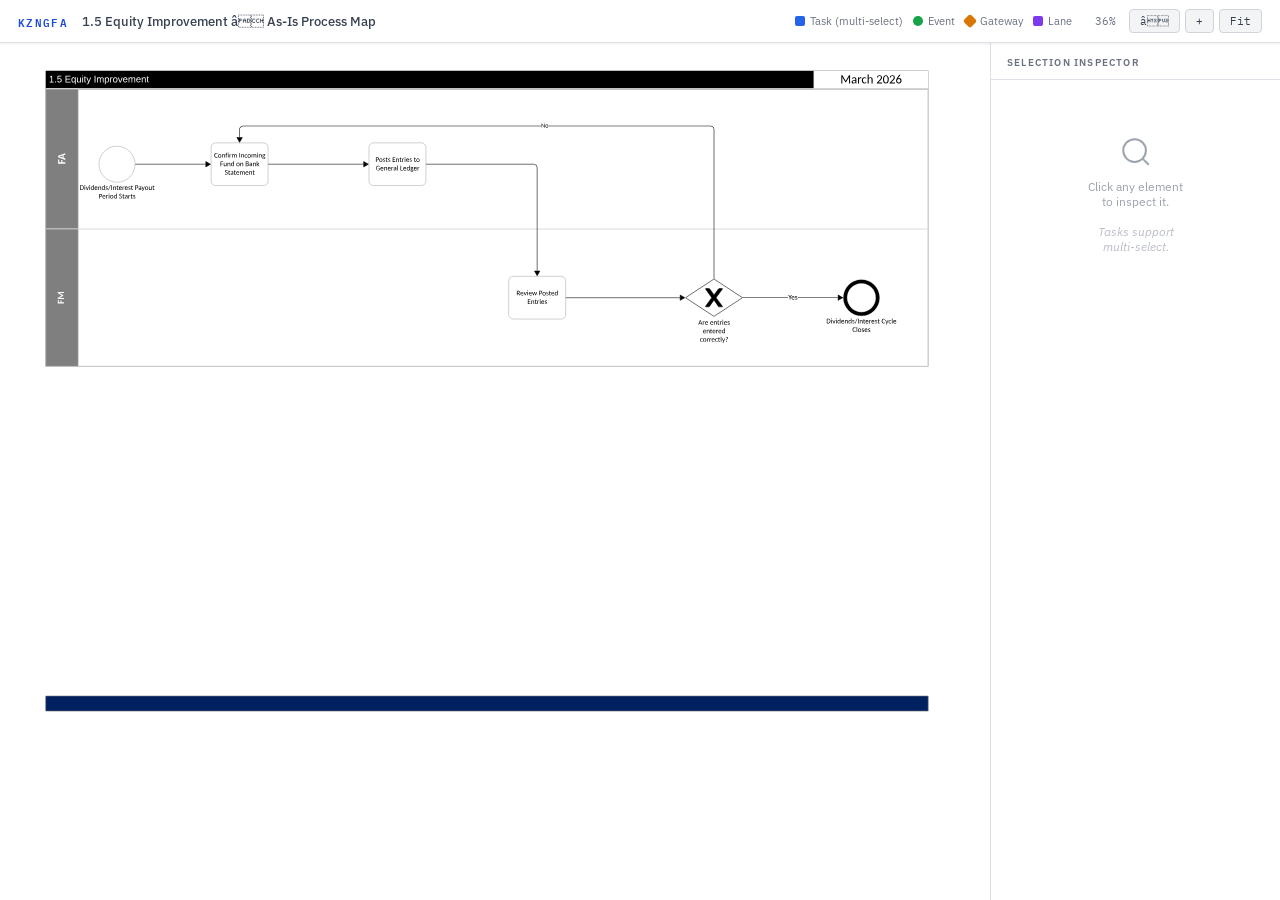
<file: Working maps/Finance/fin-1.5.html>
<!DOCTYPE html>
<html lang="en">
<head>
<meta charset="UTF-8">
<meta name="viewport" content="width=device-width, initial-scale=1.0">
<title>KZNGFA â 1.5 Equity Improvement </title>
<style>
@import url('https://fonts.googleapis.com/css2?family=IBM+Plex+Mono:wght@400;600&family=IBM+Plex+Sans:wght@300;400;500;600&display=swap');
:root{--bg:#f0f2f5;--panel:#fff;--border:#dde1e7;--text:#1a1f2e;--muted:#6b7280;--accent:#1d4ed8;--col-task:#2563eb;--col-event:#16a34a;--col-gateway:#d97706;--col-lane:#7c3aed}
*{box-sizing:border-box;margin:0;padding:0}
body{font-family:'IBM Plex Sans',sans-serif;background:var(--bg);color:var(--text);height:100vh;display:flex;flex-direction:column;overflow:hidden}
header{display:flex;align-items:center;gap:14px;padding:9px 18px;background:var(--panel);border-bottom:1px solid var(--border);flex-shrink:0;z-index:10;flex-wrap:wrap;box-shadow:0 1px 3px rgba(0,0,0,.07)}
.logo{font-family:'IBM Plex Mono',monospace;font-size:11px;font-weight:600;letter-spacing:.12em;color:var(--accent);text-transform:uppercase;white-space:nowrap}
.title{font-size:13px;font-weight:500;color:#374151;white-space:nowrap}
.spacer{flex:1;min-width:8px}
.legend{display:flex;gap:10px;align-items:center;flex-wrap:wrap}
.legend-item{display:flex;align-items:center;gap:5px;font-size:11px;color:var(--muted);white-space:nowrap}
.legend-dot{width:10px;height:10px;border-radius:2px;flex-shrink:0}
.controls{display:flex;gap:5px;align-items:center}
#zoom-label{font-family:'IBM Plex Mono',monospace;font-size:11px;color:var(--muted);min-width:38px;text-align:center}
button{background:#f3f4f6;border:1px solid #d1d5db;color:#374151;font-family:'IBM Plex Mono',monospace;font-size:11px;padding:4px 10px;border-radius:4px;cursor:pointer;transition:background .15s}
button:hover{background:#e5e7eb}
main{display:flex;flex:1;overflow:hidden}
#canvas-wrap{flex:1;overflow:auto;position:relative;background:#fff;cursor:grab}
#canvas-wrap:active{cursor:grabbing}
#map-container{position:relative;transform-origin:0 0;display:inline-block;margin:16px}
#overlay{position:absolute;top:0;left:0;pointer-events:none}
.hit{position:absolute;cursor:pointer;pointer-events:all;transition:outline .1s,background .1s}
.hit:hover{outline:2px dashed rgba(0,0,0,.25)}
.hit-task{border-radius:14px;background:transparent}
.hit-task.selected{background:rgba(37,99,235,.18);outline:2.5px solid #2563eb!important;box-shadow:0 0 0 5px rgba(37,99,235,.08)}
.hit-event{border-radius:50%;background:transparent}
.hit-event.selected{background:rgba(22,163,74,.18);outline:2.5px solid #16a34a!important;box-shadow:0 0 0 5px rgba(22,163,74,.08)}
.hit-gateway{background:transparent;transform:rotate(45deg);border-radius:3px}
.hit-gateway:hover{outline:2px dashed rgba(0,0,0,.25)!important}
.hit-gateway.selected{background:rgba(217,119,6,.18);outline:2.5px solid #d97706!important;box-shadow:0 0 0 5px rgba(217,119,6,.08)}
.hit-lane{background:transparent}
.hit-lane:hover{background:rgba(124,58,237,.05);outline:none!important}
.hit-lane.selected{background:rgba(124,58,237,.10);outline:2px solid #7c3aed!important}
#panel{width:290px;flex-shrink:0;background:var(--panel);border-left:1px solid var(--border);display:flex;flex-direction:column;overflow:hidden;box-shadow:-1px 0 4px rgba(0,0,0,.05)}
.panel-head{padding:13px 16px 10px;border-bottom:1px solid var(--border);flex-shrink:0}
.panel-head h3{font-size:10px;font-weight:600;letter-spacing:.12em;text-transform:uppercase;color:var(--muted)}
.panel-body{flex:1;overflow-y:auto;padding:14px 16px}
.empty-state{display:flex;flex-direction:column;align-items:center;justify-content:center;height:200px;gap:10px;color:#9ca3af;text-align:center;font-size:12px}
.card{display:none}
.card.visible{display:block}
.card-badge{display:inline-flex;align-items:center;gap:5px;font-size:10px;font-weight:600;letter-spacing:.08em;text-transform:uppercase;padding:3px 9px;border-radius:3px;margin-bottom:12px}
.badge-task{background:rgba(37,99,235,.10);color:#1d4ed8;border:1px solid rgba(37,99,235,.2)}
.badge-event{background:rgba(22,163,74,.10);color:#15803d;border:1px solid rgba(22,163,74,.2)}
.badge-gateway{background:rgba(217,119,6,.10);color:#b45309;border:1px solid rgba(217,119,6,.2)}
.badge-lane{background:rgba(124,58,237,.10);color:#6d28d9;border:1px solid rgba(124,58,237,.2)}
.card-title{font-size:15px;font-weight:600;color:#111827;margin-bottom:5px;line-height:1.3}
.card-sub{font-size:11px;color:var(--muted);margin-bottom:14px;line-height:1.5}
hr{border:none;border-top:1px solid var(--border);margin:12px 0}
.field{margin-bottom:10px}
.fl{font-size:10px;font-weight:600;letter-spacing:.08em;text-transform:uppercase;color:var(--muted);margin-bottom:3px}
.fv{font-size:12px;color:#374151;line-height:1.4}
.multi-header{font-size:11px;color:var(--muted);margin-bottom:10px}
.chip{display:inline-flex;align-items:center;gap:4px;background:rgba(37,99,235,.07);border:1px solid rgba(37,99,235,.2);color:#1d4ed8;font-size:11px;padding:4px 8px;border-radius:4px;margin:3px 3px 3px 0;cursor:pointer;transition:background .1s;line-height:1.3}
.chip:hover{background:rgba(37,99,235,.14)}
.chip-x{font-size:14px;line-height:1;opacity:.5;margin-left:1px}
.clear-btn{margin-top:12px;width:100%;background:#f9fafb;border:1px solid var(--border);color:var(--muted);font-size:11px;padding:7px;border-radius:4px;cursor:pointer;font-family:'IBM Plex Sans',sans-serif;transition:background .1s}
.clear-btn:hover{background:#f3f4f6}
::-webkit-scrollbar{width:5px;height:5px}
::-webkit-scrollbar-track{background:transparent}
::-webkit-scrollbar-thumb{background:#d1d5db;border-radius:3px}
</style>
</head>
<body>
<header>
<div class="logo">KZNGFA</div>
<div class="title">1.5 Equity Improvement  â As-Is Process Map</div>
<div class="spacer"></div>
<div class="legend">
<div class="legend-item"><div class="legend-dot" style="background:var(--col-task)"></div>Task (multi-select)</div>
<div class="legend-item"><div class="legend-dot" style="background:var(--col-event);border-radius:50%"></div>Event</div>
<div class="legend-item"><div class="legend-dot" style="background:var(--col-gateway);transform:rotate(45deg)"></div>Gateway</div>
<div class="legend-item"><div class="legend-dot" style="background:var(--col-lane)"></div>Lane</div>
</div>
<div class="controls">
<span id="zoom-label">100%</span>
<button onclick="zoom(-0.15)">â</button>
<button onclick="zoom(+0.15)">+</button>
<button onclick="fitScreen()">Fit</button>
</div>
</header>
<main>
<div id="canvas-wrap">
<div id="map-container">
<div id="svg-wrap"><svg xmlns="http://www.w3.org/2000/svg" xmlns:xlink="http://www.w3.org/1999/xlink" xmlns:lucid="lucid" width="2646" height="1871"><g transform="translate(0 0)" lucid:page-tab-id="tG5awQc3cdFow"><path d="M0 0h2646v1871H0z" fill="#fff"/><path d="M83.34 1790.1a.83.83 0 0 1 .83-.84H2561.5a.83.83 0 0 1 .83.83v40.83a.83.83 0 0 1-.83.83H84.17a.83.83 0 0 1-.83-.83z" fill="#fff" fill-opacity="0"/><path d="M83.34 1830.93a.83.83 0 0 0 .83.83H2561.5a.83.83 0 0 0 .83-.83v-40.84a.83.83 0 0 0-.83-.84H84.17a.83.83 0 0 0-.83.83z" stroke="#7f7f7f" stroke-width="1.67" fill="#002060"/><path d="M83.34 33.23h2479v51.94h-2479z" fill="#fff" fill-opacity="0"/><path d="M83.34 85.17h2479V33.23h-2479z"/><path d="M2240.42 33.23h321.9v51.94h-321.9z" fill="#fff" fill-opacity="0"/><path d="M2240.42 85.17h321.9V33.23h-321.9z" fill="#fff"/><use xlink:href="#a" transform="matrix(1,0,0,1,2249.437396,42.11059500000001) translate(65.917998046875 26.39)"/><use xlink:href="#b" transform="matrix(1,0,0,1,2249.437396,42.11059500000001) translate(166.989658203125 26.39)"/><path d="M2393.43 1599.65h168.9v188h-168.9z" fill="#fff" fill-opacity="0"/><path d="M2393.43 1787.66h168.9v-188h-168.9z" fill="url(#c)"/><path d="M83.34 84.3a.83.83 0 0 1 .83-.83H2561.5a.83.83 0 0 1 .83.83v778.27a.83.83 0 0 1-.83.83H84.17a.83.83 0 0 1-.83-.83z" fill="#fff" fill-opacity="0"/><path d="M83.34 862.57a.83.83 0 0 0 .83.83H2561.5a.83.83 0 0 0 .83-.83V84.3a.83.83 0 0 0-.83-.83H84.17a.83.83 0 0 0-.83.83z" stroke="#7f7f7f" stroke-width="1.67" fill-opacity="0"/><path d="M83.34 861.74V85.14z" stroke="#7f7f7f" stroke-width="1.67"/><path d="M83.34 84.3a.83.83 0 0 1 .83-.83H2561.5a.83.83 0 0 1 .83.83v778.27a.83.83 0 0 1-.83.83H84.17a.83.83 0 0 1-.83-.83z" fill="#fff" fill-opacity="0"/><path d="M83.34 862.57a.83.83 0 0 0 .83.83H2561.5a.83.83 0 0 0 .83-.83V84.3a.83.83 0 0 0-.83-.83H84.17a.83.83 0 0 0-.83.83z" fill="#fff" fill-opacity="0"/><path d="M83.34 84.3a.83.83 0 0 1 .83-.83H2561.5a.83.83 0 0 1 .83.83v392.48a.83.83 0 0 1-.83.83H84.17a.83.83 0 0 1-.83-.82z" fill="#fff" fill-opacity="0"/><path d="M83.34 476.78a.83.83 0 0 0 .83.83H2561.5a.83.83 0 0 0 .83-.82V84.3a.83.83 0 0 0-.83-.83H84.17a.83.83 0 0 0-.83.83z" stroke="#d8d8d8" stroke-width="1.67" fill="#7f7f7f" fill-opacity="0"/><path d="M173.4 477.6a1.66 1.66 0 0 0 1.66-1.65V85.13a1.66 1.66 0 0 0-1.66-1.66H85a1.66 1.66 0 0 0-1.66 1.66v390.82A1.66 1.66 0 0 0 85 477.6z" stroke="#d8d8d8" stroke-width="1.67" fill="#7f7f7f"/><use xlink:href="#d" transform="matrix(-0.000003673205103813548,-0.9999999999932537,0.9999999999932537,-0.000003673205103813548,93.19377304494901,468.74956581246533) translate(172.81588134765624 45.2775)"/><path d="M83.34 478.44a.83.83 0 0 1 .83-.83H2561.5a.83.83 0 0 1 .83.84v384.13a.83.83 0 0 1-.83.83H84.17a.83.83 0 0 1-.83-.83z" fill="#fff" fill-opacity="0"/><path d="M83.34 862.57a.83.83 0 0 0 .83.83H2561.5a.83.83 0 0 0 .83-.83V478.44a.83.83 0 0 0-.83-.83H84.17a.83.83 0 0 0-.83.84z" stroke="#d8d8d8" stroke-width="1.67" fill="#7f7f7f" fill-opacity="0"/><path d="M173.4 863.4a1.66 1.66 0 0 0 1.66-1.66V479.27a1.66 1.66 0 0 0-1.66-1.66H85a1.66 1.66 0 0 0-1.66 1.67v382.47A1.66 1.66 0 0 0 85 863.4z" stroke="#d8d8d8" stroke-width="1.67" fill="#7f7f7f"/><use xlink:href="#e" transform="matrix(-0.000003673205103813548,-0.9999999999932537,0.9999999999932537,-0.000003673205103813548,90.53954383319922,853.9546374560849) translate(165.7243408203125 44.167500000000004)"/><path d="M175.8 84.3a.83.83 0 0 1 .82-.83H2561.5a.83.83 0 0 1 .83.83v778.27a.83.83 0 0 1-.83.83H176.62a.83.83 0 0 1-.83-.83z" fill="#fff" fill-opacity="0"/><path d="M175.8 862.57a.83.83 0 0 0 .82.83H2561.5a.83.83 0 0 0 .83-.83V84.3a.83.83 0 0 0-.83-.83H176.62a.83.83 0 0 0-.83.83z" fill="none"/><path d="M83.34 84.3a.83.83 0 0 1 .83-.83H2561.5a.83.83 0 0 1 .83.83v.34a.83.83 0 0 1-.83.83H84.17a.83.83 0 0 1-.83-.83z" fill="#fff" fill-opacity="0"/><path d="M84.17 83.47H2561.5z" stroke="#d8d8d8" stroke-width="1.67" fill="#fff"/><path d="M20.35 34.98h905.63v50H20.35z" fill="#fff" fill-opacity="0"/><path d="M20.35 34.98h905.63v50H20.35z" fill-opacity="0"/><use xlink:href="#f" transform="matrix(1,0,0,1,29.402380000000004,43.876) translate(63 21.834)"/><use xlink:href="#g" transform="matrix(1,0,0,1,29.402380000000004,43.876) translate(107.45 21.834)"/><use xlink:href="#h" transform="matrix(1,0,0,1,29.402380000000004,43.876) translate(188.86758333333333 21.834)"/><path d="M233.07 245.1a.27.27 0 0 1 .27-.26h100.88a.27.27 0 0 1 .27.27V346a.27.27 0 0 1-.28.26H233.34a.27.27 0 0 1-.27-.27z" fill="#fff" fill-opacity="0"/><path d="M334.5 295.55c0-28-22.73-50.7-50.72-50.7-28 0-50.7 22.7-50.7 50.7 0 28 22.7 50.7 50.7 50.7 28 0 50.7-22.7 50.7-50.7z" stroke="#000" stroke-width=".53" fill="#fff"/><path d="M233.07 346.26v-99.82a1.6 1.6 0 0 1 1.6-1.6h98.22a1.6 1.6 0 0 1 1.6 1.6v99.82" fill="none"/><use xlink:href="#i" transform="matrix(1,0,0,1,173.03399999999993,350.721) translate(5.7509765625 17)"/><use xlink:href="#j" transform="matrix(1,0,0,1,173.03399999999993,350.721) translate(160.5654296875 17)"/><use xlink:href="#k" transform="matrix(1,0,0,1,173.03399999999993,350.721) translate(59.1298828125 41)"/><use xlink:href="#l" transform="matrix(1,0,0,1,173.03399999999993,350.721) translate(116.1513671875 41)"/><path d="M335.55 295.55h196.83" stroke="#000" stroke-width="1.6" fill="none"/><path d="M335.57 296.33h-.85l.03-.78-.04-.77h.87z" stroke="#000" stroke-width=".05"/><path d="M546.17 295.55l-13 7.5v-15z" stroke="#000" stroke-width="1.6"/><path d="M548.03 248.35a12.8 12.8 0 0 1 12.8-12.8h134.4a12.8 12.8 0 0 1 12.8 12.8v94.4a12.8 12.8 0 0 1-12.8 12.8h-134.4a12.8 12.8 0 0 1-12.8-12.8z" fill="#fff" fill-opacity="0"/><path d="M548.03 342.75a12.8 12.8 0 0 0 12.8 12.8h134.4a12.8 12.8 0 0 0 12.8-12.8v-94.4a12.8 12.8 0 0 0-12.8-12.8h-134.4a12.8 12.8 0 0 0-12.8 12.8z" stroke="#000" stroke-width=".53" fill="#fff"/><path d="M548.03 355.55v-94.4a25.6 25.6 0 0 1 25.6-25.6h108.8a25.6 25.6 0 0 1 25.6 25.6v94.4" fill="none"/><use xlink:href="#m" transform="matrix(1,0,0,1,552.511,239.99099999999999) translate(3.6806640625 37)"/><use xlink:href="#n" transform="matrix(1,0,0,1,552.511,239.99099999999999) translate(73.4462890625 37)"/><use xlink:href="#o" transform="matrix(1,0,0,1,552.511,239.99099999999999) translate(20.5654296875 61)"/><use xlink:href="#p" transform="matrix(1,0,0,1,552.511,239.99099999999999) translate(65.7998046875 61)"/><use xlink:href="#q" transform="matrix(1,0,0,1,552.511,239.99099999999999) translate(91.3759765625 61)"/><use xlink:href="#r" transform="matrix(1,0,0,1,552.511,239.99099999999999) translate(33.7880859375 85)"/><path d="M991.5 248.35a12.8 12.8 0 0 1 12.8-12.8h134.4a12.8 12.8 0 0 1 12.8 12.8v94.4a12.8 12.8 0 0 1-12.8 12.8h-134.4a12.8 12.8 0 0 1-12.8-12.8z" fill="#fff" fill-opacity="0"/><path d="M991.5 342.75a12.8 12.8 0 0 0 12.8 12.8h134.4a12.8 12.8 0 0 0 12.8-12.8v-94.4a12.8 12.8 0 0 0-12.8-12.8h-134.4a12.8 12.8 0 0 0-12.8 12.8z" stroke="#000" stroke-width=".53" fill="#fff"/><path d="M991.5 355.55v-94.4a25.6 25.6 0 0 1 25.6-25.6h108.8a25.6 25.6 0 0 1 25.6 25.6v94.4" fill="none"/><use xlink:href="#s" transform="matrix(1,0,0,1,995.9760000000001,239.99099999999999) translate(13.5927734375 49)"/><use xlink:href="#t" transform="matrix(1,0,0,1,995.9760000000001,239.99099999999999) translate(60.7119140625 49)"/><use xlink:href="#u" transform="matrix(1,0,0,1,995.9760000000001,239.99099999999999) translate(121.3564453125 49)"/><use xlink:href="#v" transform="matrix(1,0,0,1,995.9760000000001,239.99099999999999) translate(14.33984375 73)"/><use xlink:href="#w" transform="matrix(1,0,0,1,995.9760000000001,239.99099999999999) translate(82.62109375 73)"/><path d="M709.1 295.55h266.74" stroke="#000" stroke-width="1.6" fill="none"/><path d="M709.12 296.33h-.82v-1.55h.82z" stroke="#000" stroke-width=".05"/><path d="M989.63 295.55l-13 7.5v-15z" stroke="#000" stroke-width="1.6"/><path d="M1152.56 295.55h301.38a10 10 0 0 1 10 10v289.3" stroke="#000" stroke-width="1.6" fill="none"/><path d="M1152.58 296.33h-.82v-1.55h.82z" stroke="#000" stroke-width=".05"/><path d="M1463.94 608.64l-7.5-13h15z" stroke="#000" stroke-width="1.6"/><path d="M1383.94 623.3a12.8 12.8 0 0 1 12.8-12.8h134.4a12.8 12.8 0 0 1 12.8 12.8v94.4a12.8 12.8 0 0 1-12.8 12.8h-134.4a12.8 12.8 0 0 1-12.8-12.8z" fill="#fff" fill-opacity="0"/><path d="M1383.94 717.7a12.8 12.8 0 0 0 12.8 12.8h134.4a12.8 12.8 0 0 0 12.8-12.8v-94.4a12.8 12.8 0 0 0-12.8-12.8h-134.4a12.8 12.8 0 0 0-12.8 12.8z" stroke="#000" stroke-width=".53" fill="#fff"/><path d="M1383.94 730.5v-94.4a25.6 25.6 0 0 1 25.6-25.6h108.8a25.6 25.6 0 0 1 25.6 25.6v94.4" fill="none"/><use xlink:href="#x" transform="matrix(1,0,0,1,1388.417,614.9490000000001) translate(17.162109375 49)"/><use xlink:href="#y" transform="matrix(1,0,0,1,1388.417,614.9490000000001) translate(79.818359375 49)"/><use xlink:href="#z" transform="matrix(1,0,0,1,1388.417,614.9490000000001) translate(47.9384765625 73)"/><path d="M1880.63 618.9a.8.8 0 0 1 .8-.8h158.4a.8.8 0 0 1 .8.8v103.22a.8.8 0 0 1-.8.8h-158.4a.8.8 0 0 1-.8-.8z" fill="#fff" fill-opacity="0"/><path d="M1959.96 722.48a1.22 1.22 0 0 0 1.34 0l78.66-51.53a.52.52 0 0 0 0-.88l-78.66-51.54a1.22 1.22 0 0 0-1.34 0l-78.66 51.54a.52.52 0 0 0 0 .88z" stroke="#000" stroke-width="1.6" fill="#fff"/><path d="M1937.6 644.83a.82.82 0 0 0-.68 1.3l16.38 22.97a2.25 2.25 0 0 1 0 2.6l-16.38 23.08a.84.84 0 0 0 .67 1.32l7.83.08a3.05 3.05 0 0 0 2.52-1.3l11.76-16.67a1.1 1.1 0 0 1 1.83.03l11.32 16.64a3 3 0 0 0 2.5 1.3l8.32-.07a.82.82 0 0 0 .65-1.3l-16.98-23.1a2.17 2.17 0 0 1 0-2.58l16.98-23a.8.8 0 0 0-.65-1.3h-8.16a3.2 3.2 0 0 0-2.55 1.3l-11.36 15.24a1.16 1.16 0 0 1-1.9-.02l-10.78-15.2a3.1 3.1 0 0 0-2.53-1.3z" stroke="#000" stroke-width="1.6"/><path d="M1880.63 722.92V619.7a1.6 1.6 0 0 1 1.6-1.6h156.8a1.6 1.6 0 0 1 1.6 1.6v103.22" fill="none"/><use xlink:href="#A" transform="matrix(1,0,0,1,1898.39,731.412) translate(17.96875 15)"/><use xlink:href="#B" transform="matrix(1,0,0,1,1898.39,731.412) translate(50.72265625 15)"/><use xlink:href="#C" transform="matrix(1,0,0,1,1898.39,731.412) translate(30.5615234375 39)"/><use xlink:href="#D" transform="matrix(1,0,0,1,1898.39,731.412) translate(22.2314453125 63)"/><path d="M1545 670.5h319.87" stroke="#000" stroke-width="1.6" fill="none"/><path d="M1545.02 671.28h-.82v-1.55h.82z" stroke="#000" stroke-width=".05"/><path d="M1878.66 670.5l-13 7.5v-15z" stroke="#000" stroke-width="1.6"/><path d="M1952.32 187.66l1.64.4 1.56.64 1.44.9 1.3 1.1 1.1 1.27.87 1.44.65 1.58.4 1.64.13 1.66v418.45h-1.55v-418.4l-.1-1.47-.35-1.4-.55-1.34-.76-1.23-.95-1.1-1.1-.95-1.23-.76-1.34-.56-1.4-.34-1.48-.12h-454.72v-1.55h454.78zm-477.3 1.42H638.07l-1.47.12-1.42.34-1.33.55-1.24.75-1.1.94-.93 1.1-.75 1.22-.56 1.34-.34 1.4-.1 1.48v21.56h-1.56v-21.62l.13-1.66.38-1.64.65-1.57.88-1.43 1.1-1.28 1.3-1.1 1.44-.9 1.56-.64 1.65-.4 1.65-.13h837.03z" stroke="#000" stroke-width=".05"/><path d="M1961.4 617.7l-.3-.1-.24-.05-.23-.02-.23.02-.24.04-.22.06-.1-.95h1.57z"/><path stroke="#000" stroke-width=".05"/><path d="M628.03 233.7l-7.5-13h15z"/><path d="M628.03 235.24l-8.84-15.32h17.67zm-6.16-13.77l6.16 10.67 6.16-10.67z" stroke="#000" stroke-width=".05"/><g><use xlink:href="#E" transform="matrix(1,0,0,1,1475.028546923306,179.41699999999997) translate(0.005000000000000782 13.335)"/></g><path d="M2324.1 620.07a.27.27 0 0 1 .27-.27h100.87a.27.27 0 0 1 .27.27v100.88a.27.27 0 0 1-.26.27h-100.87a.27.27 0 0 1-.27-.27z" fill="#fff" fill-opacity="0"/><path d="M2425.5 670.5c0-27.98-22.7-50.7-50.7-50.7-28 0-50.7 22.72-50.7 50.7 0 28 22.7 50.72 50.7 50.72 28 0 50.7-22.72 50.7-50.7z" stroke="#000" stroke-width=".53"/><path d="M2415.37 670.5c0-22.4-18.15-40.56-40.57-40.56-22.4 0-40.56 18.16-40.56 40.57 0 22.42 18.15 40.58 40.56 40.58 22.42 0 40.57-18.16 40.57-40.57z" stroke="#000" stroke-width=".53" fill="#fff"/><path d="M2324.1 721.22V621.4a1.6 1.6 0 0 1 1.6-1.6h98.2a1.6 1.6 0 0 1 1.6 1.6v99.82" fill="none"/><g><use xlink:href="#F" transform="matrix(1,0,0,1,2273.287,725.679) translate(2.8623046875 17)"/><use xlink:href="#G" transform="matrix(1,0,0,1,2273.287,725.679) translate(157.6767578125 17)"/><use xlink:href="#H" transform="matrix(1,0,0,1,2273.287,725.679) translate(75.8017578125 41)"/></g><path d="M2169.37 671.28H2041.8v-1.55h127.57zm139.07 0h-112.98v-1.55h112.98z" stroke="#000" stroke-width=".05"/><path d="M2041.82 671.28h-1.06l.2-.47.04-.3-.03-.3-.2-.44 1.05-.03z"/><path stroke="#000" stroke-width=".05"/><path d="M2322.23 670.5l-13 7.5v-15z"/><path d="M2323.78 670.5l-15.32 8.85v-17.68zm-13.77 6.17l10.68-6.16-10.66-6.15z" stroke="#000" stroke-width=".05"/><g><use xlink:href="#I" transform="matrix(1,0,0,1,2169.374176024195,660.509) translate(0.005000000000000782 15)"/></g><defs><path d="M835-479c17 30 30 62 44 96 13-34 27-66 43-96l464-805c25-53 129-21 198-30V0h-161c1-334-2-672 1-1004 1-16 3-32 4-49L959-229c-25 56-126 55-158 0l-480-823c4 33 6 64 6 93V0H167v-1314c56 2 123-6 171 4 9 2 18 12 27 27" id="J"/><path d="M514-995c228 0 341 142 341 370V0c-56-5-123 17-137-41l-22-91C610-53 522 18 358 15 189 12 84-73 84-244c0-178 154-235 319-276 76-19 169-27 280-30 12-176-30-304-190-304-107 0-171 42-231 86-34 25-81 14-98-16l-32-56c98-93 207-155 382-155zM253-253c0 98 61 145 158 145 133 0 205-61 272-130v-202c-134 6-246 19-333 58-57 26-97 59-97 129" id="K"/><path d="M536-823c-141 7-187 99-229 205V0H131v-978c60 8 148-26 154 48l12 144c58-123 149-234 328-202 18 3 34 11 49 21l-14 130c-12 52-78 12-124 14" id="L"/><path d="M69-490c0-299 140-503 438-503 143 0 234 53 308 127-20 26-37 58-61 80-40 18-64-17-93-32-37-19-81-40-143-39-201 7-269 160-269 367 0 204 66 360 261 368 96 4 149-38 198-81 21-19 50-20 67 2l51 64C751-46 640 14 479 14 199 14 69-199 69-490" id="M"/><path d="M576-854c-119 2-194 64-257 135V0H143v-1422h176v573c76-79 163-144 308-144 223 0 324 146 324 370V0H775v-623c0-140-60-233-199-231" id="N"/><g id="a"><use transform="matrix(0.01736328125,0,0,0.01736328125,0,0)" xlink:href="#J"/><use transform="matrix(0.01736328125,0,0,0.01736328125,30.403105468750002,0)" xlink:href="#K"/><use transform="matrix(0.01736328125,0,0,0.01736328125,47.436484375000006,0)" xlink:href="#L"/><use transform="matrix(0.01736328125,0,0,0.01736328125,59.31296875,0)" xlink:href="#M"/><use transform="matrix(0.01736328125,0,0,0.01736328125,74.3495703125,0)" xlink:href="#N"/></g><path d="M118-957c35-227 168-372 421-372 237 0 388 129 388 367 0 234-144 350-265 476L325-135c155-43 377-15 567-23 76-4 57 87 59 158H92c-1-54 1-99 31-129 169-170 344-341 501-522 70-81 131-166 131-307 0-146-81-228-225-228-138 0-213 81-243 193-11 42-31 58-82 50" id="O"/><path d="M949-956c47 159 47 439 0 598C887-148 769 14 518 14 268 14 151-149 89-358c-47-159-47-439 0-598 62-210 178-373 429-373 250 0 369 164 431 373zM722-242c117-170 114-650 0-830-59-93-195-155-314-89-142 79-181 270-182 504-1 177 29 313 88 415 55 96 193 148 315 88 35-18 65-47 93-88" id="P"/><path d="M523 15C238 15 92-170 92-458c0-173 68-287 155-413l322-470c36-61 157-38 250-42-146 199-294 396-439 596 80-61 238-82 352-34 142 60 235 185 235 385 0 213-110 349-263 416-54 23-115 35-181 35zm5-729c-170 0-266 117-266 287 0 178 83 297 258 297 174 0 271-117 271-293 0-177-89-291-263-291" id="Q"/><g id="b"><use transform="matrix(0.01736328125,0,0,0.01736328125,0,0)" xlink:href="#O"/><use transform="matrix(0.01736328125,0,0,0.01736328125,18.0230859375,0)" xlink:href="#P"/><use transform="matrix(0.01736328125,0,0,0.01736328125,36.046171875,0)" xlink:href="#O"/><use transform="matrix(0.01736328125,0,0,0.01736328125,54.0692578125,0)" xlink:href="#Q"/></g><pattern id="c" patternUnits="userSpaceOnUse" x="2393.43" y="1599.65" width="168.9" height="188.01"><use xlink:href="#R" transform="translate(0, 0.17166666666662422) scale(16.890000000000008,18.766666666666676)"/></pattern><path fill="#fff" d="M890-1328v209H373v376h433v209H373V0H109v-1328h781" id="S"/><path fill="#fff" d="M1240 0h-202c-47 1-76-24-87-58l-84-261H378L295-59c-11 29-44 59-86 59H4l484-1328h268zM437-503h370c-61-196-127-384-186-583-56 202-123 386-184 583" id="T"/><g id="d"><use transform="matrix(0.0151904296875,0,0,0.0151904296875,0,0)" xlink:href="#S"/><use transform="matrix(0.0151904296875,0,0,0.0151904296875,12.5169140625,0)" xlink:href="#T"/></g><path fill="#fff" d="M363-958c5 40 8 85 8 127V0H139v-1328c83 3 177-6 251 6 17 7 27 17 36 35l412 720c23 42 42 86 59 131 19-46 36-91 59-133l409-718c14-32 40-41 88-41h198V0h-231c1-296-1-596 2-890 1-21 2-42 4-64l-419 742c-28 50-62 58-128 58-41 0-70-20-92-58" id="U"/><g id="e"><use transform="matrix(0.0130224609375,0,0,0.0130224609375,0,0)" xlink:href="#S"/><use transform="matrix(0.0130224609375,0,0,0.0130224609375,12.241113281250001,0)" xlink:href="#U"/></g><path fill="#fff" d="M27 0v-27h64v-190l-56 39v-29l58-41h29v221h61V0H27" id="V"/><path fill="#fff" d="M33 0v-38h34V0H33" id="W"/><path fill="#fff" d="M54-142c48-35 137-8 131 61C196 18 31 33 14-55l32-4c7 23 22 37 52 37 35-1 51-22 54-58 4-55-73-65-99-34H22l8-134h141v27H59" id="X"/><g id="f"><use transform="matrix(0.07408333333333333,0,0,0.07408333333333333,0,0)" xlink:href="#V"/><use transform="matrix(0.07408333333333333,0,0,0.07408333333333333,14.816666666666666,0)" xlink:href="#W"/><use transform="matrix(0.07408333333333333,0,0,0.07408333333333333,22.225,0)" xlink:href="#X"/></g><path fill="#fff" d="M30 0v-248h187v28H63v79h144v27H63v87h162V0H30" id="Y"/><path fill="#fff" d="M145-31C134-9 116 4 85 4 32 4 16-35 15-94c0-59 17-99 70-100 32-1 48 14 60 33 0-11-1-24 2-32h30l-1 268h-32zM93-21c41 0 51-33 51-76s-8-73-50-73c-40 0-46 35-46 75s5 74 45 74" id="Z"/><path fill="#fff" d="M84 4C-5 8 30-112 23-190h32v120c0 31 7 50 39 49 72-2 45-101 50-169h31l1 190h-30c-1-10 1-25-2-33-11 22-28 36-60 37" id="aa"/><path fill="#fff" d="M24-231v-30h32v30H24zM24 0v-190h32V0H24" id="ab"/><path fill="#fff" d="M59-47c-2 24 18 29 38 22v24C64 9 27 4 27-40v-127H5v-23h24l9-43h21v43h35v23H59v120" id="ac"/><path fill="#fff" d="M179-190L93 31C79 59 56 82 12 73V49c39 6 53-20 64-50L1-190h34L92-34l54-156h33" id="ad"/><g id="g"><use transform="matrix(0.07408333333333333,0,0,0.07408333333333333,0,0)" xlink:href="#Y"/><use transform="matrix(0.07408333333333333,0,0,0.07408333333333333,17.78,0)" xlink:href="#Z"/><use transform="matrix(0.07408333333333333,0,0,0.07408333333333333,32.596666666666664,0)" xlink:href="#aa"/><use transform="matrix(0.07408333333333333,0,0,0.07408333333333333,47.41333333333333,0)" xlink:href="#ab"/><use transform="matrix(0.07408333333333333,0,0,0.07408333333333333,53.26591666666666,0)" xlink:href="#ac"/><use transform="matrix(0.07408333333333333,0,0,0.07408333333333333,60.674249999999994,0)" xlink:href="#ad"/></g><path fill="#fff" d="M33 0v-248h34V0H33" id="ae"/><path fill="#fff" d="M210-169c-67 3-38 105-44 169h-31v-121c0-29-5-50-35-48C34-165 62-65 56 0H25l-1-190h30c1 10-1 24 2 32 10-44 99-50 107 0 11-21 27-35 58-36 85-2 47 119 55 194h-31v-121c0-29-5-49-35-48" id="af"/><path fill="#fff" d="M115-194c55 1 70 41 70 98S169 2 115 4C84 4 66-9 55-30l1 105H24l-1-265h31l2 30c10-21 28-34 59-34zm-8 174c40 0 45-34 45-75s-6-73-45-74c-42 0-51 32-51 76 0 43 10 73 51 73" id="ag"/><path fill="#fff" d="M114-163C36-179 61-72 57 0H25l-1-190h30c1 12-1 29 2 39 6-27 23-49 58-41v29" id="ah"/><path fill="#fff" d="M100-194c62-1 85 37 85 99 1 63-27 99-86 99S16-35 15-95c0-66 28-99 85-99zM99-20c44 1 53-31 53-75 0-43-8-75-51-75s-53 32-53 75 10 74 51 75" id="ai"/><path fill="#fff" d="M108 0H70L1-190h34L89-25l56-165h34" id="aj"/><path fill="#fff" d="M100-194c63 0 86 42 84 106H49c0 40 14 67 53 68 26 1 43-12 49-29l28 8c-11 28-37 45-77 45C44 4 14-33 15-96c1-61 26-98 85-98zm52 81c6-60-76-77-97-28-3 7-6 17-6 28h103" id="ak"/><path fill="#fff" d="M117-194c89-4 53 116 60 194h-32v-121c0-31-8-49-39-48C34-167 62-67 57 0H25l-1-190h30c1 10-1 24 2 32 11-22 29-35 61-36" id="al"/><g id="h"><use transform="matrix(0.07408333333333333,0,0,0.07408333333333333,0,0)" xlink:href="#ae"/><use transform="matrix(0.07408333333333333,0,0,0.07408333333333333,7.408333333333333,0)" xlink:href="#af"/><use transform="matrix(0.07408333333333333,0,0,0.07408333333333333,29.55925,0)" xlink:href="#ag"/><use transform="matrix(0.07408333333333333,0,0,0.07408333333333333,44.37591666666667,0)" xlink:href="#ah"/><use transform="matrix(0.07408333333333333,0,0,0.07408333333333333,53.191833333333335,0)" xlink:href="#ai"/><use transform="matrix(0.07408333333333333,0,0,0.07408333333333333,68.0085,0)" xlink:href="#aj"/><use transform="matrix(0.07408333333333333,0,0,0.07408333333333333,81.3435,0)" xlink:href="#ak"/><use transform="matrix(0.07408333333333333,0,0,0.07408333333333333,96.16016666666667,0)" xlink:href="#af"/><use transform="matrix(0.07408333333333333,0,0,0.07408333333333333,118.31108333333333,0)" xlink:href="#ak"/><use transform="matrix(0.07408333333333333,0,0,0.07408333333333333,133.12775,0)" xlink:href="#al"/><use transform="matrix(0.07408333333333333,0,0,0.07408333333333333,147.94441666666665,0)" xlink:href="#ac"/></g><path d="M1148-926c58 156 58 382 0 538C1064-162 892 0 593 0H139v-1314h454c298 6 472 162 555 388zM976-442c38-121 39-309 0-430-55-171-167-295-383-295H322v1020c157-7 329 19 441-35 105-50 176-139 213-260" id="am"/><path d="M323-978V0H147v-978h176zm-91-431c74 0 125 50 125 125 0 74-52 123-125 123s-122-50-122-123c0-74 48-125 122-125" id="an"/><path d="M542 0H383L19-978h145c26-1 46 18 53 36 77 231 156 461 231 694 7 22 12 44 17 67 10-48 25-91 40-135l212-626c18-58 121-29 189-36" id="ao"/><path d="M492-995c127 0 201 45 264 114v-541h176V0c-55-7-141 23-150-36l-18-117C688-64 595 14 440 14 170 14 74-204 74-486c0-228 88-392 242-470 52-26 111-39 176-39zM255-486c2 201 49 359 242 359 130 0 195-67 259-146v-473c-54-73-114-114-224-114-197 0-279 159-277 374" id="ap"/><path d="M544 14C232 14 75-190 75-509c0-226 105-376 267-447 57-25 122-37 193-37 265 0 410 167 410 437 0 47-2 68-42 68H249c7 217 94 359 310 364 110 2 183-39 248-80 70-44 93 39 123 67C847-42 716 14 544 14zm243-610c-5-164-86-266-249-269-173-3-262 113-284 269h533" id="aq"/><path d="M575-854c-119 2-197 63-259 134V0H140v-978c55 7 141-23 150 36l15 104c78-83 170-155 321-155 223 0 325 146 325 370V0H775v-623c0-140-61-233-200-231" id="ar"/><path d="M95-709c0-188 136-281 332-284 128-2 226 47 291 114-25 33-46 112-108 74-47-29-100-60-179-58-97 2-169 47-169 140 0 121 140 131 235 168 118 46 235 94 235 255C732-91 595 11 381 15 247 17 139-38 70-104c26-39 56-126 124-80 51 35 104 76 195 74 109-2 179-54 179-159 0-126-138-136-236-173C209-488 95-543 95-709" id="as"/><path d="M159 20C138 82 73 94-12 87l646-1445c23-68 82-67 166-64" id="at"/><path d="M349 0H167v-1314h182V0" id="au"/><path d="M650-73c-53 51-136 87-233 88-153 0-235-95-235-251v-596c-55-8-148 24-148-39v-70l154-20 41-301c4-50 80-28 129-33v335h269v128H358v584c-2 72 34 118 99 120 56 2 78-32 116-46 15 0 19 7 25 17" id="av"/><g id="i"><use transform="matrix(0.009765625,0,0,0.009765625,0,0)" xlink:href="#am"/><use transform="matrix(0.009765625,0,0,0.009765625,12.3046875,0)" xlink:href="#an"/><use transform="matrix(0.009765625,0,0,0.009765625,16.89453125,0)" xlink:href="#ao"/><use transform="matrix(0.009765625,0,0,0.009765625,25.927734375,0)" xlink:href="#an"/><use transform="matrix(0.009765625,0,0,0.009765625,30.517578125,0)" xlink:href="#ap"/><use transform="matrix(0.009765625,0,0,0.009765625,41.025390625,0)" xlink:href="#aq"/><use transform="matrix(0.009765625,0,0,0.009765625,50.9765625,0)" xlink:href="#ar"/><use transform="matrix(0.009765625,0,0,0.009765625,61.484375,0)" xlink:href="#ap"/><use transform="matrix(0.009765625,0,0,0.009765625,71.9921875,0)" xlink:href="#as"/><use transform="matrix(0.009765625,0,0,0.009765625,79.814453125,0)" xlink:href="#at"/><use transform="matrix(0.009765625,0,0,0.009765625,87.5390625,0)" xlink:href="#au"/><use transform="matrix(0.009765625,0,0,0.009765625,92.578125,0)" xlink:href="#ar"/><use transform="matrix(0.009765625,0,0,0.009765625,102.900390625,0)" xlink:href="#av"/><use transform="matrix(0.009765625,0,0,0.009765625,109.384765625,0)" xlink:href="#aq"/><use transform="matrix(0.009765625,0,0,0.009765625,119.3359375,0)" xlink:href="#L"/><use transform="matrix(0.009765625,0,0,0.009765625,126.044921875,0)" xlink:href="#aq"/><use transform="matrix(0.009765625,0,0,0.009765625,135.99609375,0)" xlink:href="#as"/><use transform="matrix(0.009765625,0,0,0.009765625,143.59375,0)" xlink:href="#av"/></g><path d="M994-906c0 279-183 411-470 416H329V0H147v-1314h377c290 3 470 124 470 408zm-182 0c0-176-103-265-288-265H329v537h195c180-4 288-94 288-272" id="aw"/><path d="M409 288c-14 65-120 35-192 42L385-58 11-978h152c30-1 46 16 53 36 86 232 175 459 256 696 80-235 169-463 250-696 20-58 122-29 191-36" id="ax"/><path d="M75-490c0-310 160-503 466-503s464 194 464 503c0 310-158 504-464 504C234 14 75-180 75-490zm181 1c0 215 74 366 285 366 210 0 283-152 283-366s-74-367-283-367c-211 0-285 152-285 367" id="ay"/><path d="M450 15c-223 0-325-146-325-370v-623h176v623c0 141 61 233 200 231 119-1 195-63 259-133v-721h176V0c-55-7-141 23-150-36l-16-104C692-57 602 15 450 15" id="az"/><g id="j"><use transform="matrix(0.009765625,0,0,0.009765625,0,0)" xlink:href="#aw"/><use transform="matrix(0.009765625,0,0,0.009765625,9.90234375,0)" xlink:href="#K"/><use transform="matrix(0.009765625,0,0,0.009765625,19.111328125,0)" xlink:href="#ax"/><use transform="matrix(0.009765625,0,0,0.009765625,27.9296875,0)" xlink:href="#ay"/><use transform="matrix(0.009765625,0,0,0.009765625,38.4765625,0)" xlink:href="#az"/><use transform="matrix(0.009765625,0,0,0.009765625,48.984375,0)" xlink:href="#av"/></g><g id="k"><use transform="matrix(0.009765625,0,0,0.009765625,0,0)" xlink:href="#aw"/><use transform="matrix(0.009765625,0,0,0.009765625,9.931640625,0)" xlink:href="#aq"/><use transform="matrix(0.009765625,0,0,0.009765625,19.8828125,0)" xlink:href="#L"/><use transform="matrix(0.009765625,0,0,0.009765625,26.85546875,0)" xlink:href="#an"/><use transform="matrix(0.009765625,0,0,0.009765625,31.4453125,0)" xlink:href="#ay"/><use transform="matrix(0.009765625,0,0,0.009765625,41.9921875,0)" xlink:href="#ap"/></g><path d="M454-137c154-4 244-84 244-236 0-172-165-194-295-240-161-57-303-135-295-354 9-227 154-362 390-362 152 0 266 55 344 137l-45 85c-37 63-91-1-127-21-44-25-97-52-170-50-136 3-221 69-221 201 0 166 169 187 295 236 153 60 300 130 295 341-6 260-155 414-419 414-174 0-309-76-395-172 24-34 40-77 71-104 55-23 84 36 125 60 52 30 115 67 203 65" id="aA"/><g id="l"><use transform="matrix(0.009765625,0,0,0.009765625,0,0)" xlink:href="#aA"/><use transform="matrix(0.009765625,0,0,0.009765625,9.189453125,0)" xlink:href="#av"/><use transform="matrix(0.009765625,0,0,0.009765625,15.64453125,0)" xlink:href="#K"/><use transform="matrix(0.009765625,0,0,0.009765625,25.224609375,0)" xlink:href="#L"/><use transform="matrix(0.009765625,0,0,0.009765625,32.197265625,0)" xlink:href="#av"/><use transform="matrix(0.009765625,0,0,0.009765625,38.896484375,0)" xlink:href="#as"/></g><path d="M1052-184C961-66 832 17 628 14c-289-4-447-172-522-398-53-160-53-388 3-546 81-226 241-394 534-399 180-3 301 72 392 167-25 33-46 70-75 99-51 21-73-33-114-51-77-60-256-80-362-23-152 81-231 248-231 480 0 233 83 400 235 481 113 60 301 37 376-30 33-15 74-101 116-56" id="aB"/><path d="M523-1269c-167-5-192 134-183 309h263v128H346V0H170v-831c-44-9-102-4-133-26-23-17-9-67-13-103h146c-18-271 76-439 324-444 44 0 83 8 117 19-9 39 11 106-29 113-15 2-34 3-59 3" id="aC"/><path d="M545-854c-104 0-170 61-222 126V0H147v-978c54 8 140-23 149 36l15 100c68-77 143-150 284-151 143-1 221 88 255 203 52-123 153-201 320-203 220-2 335 143 335 370V0h-176v-623c1-143-65-231-201-231-139 0-216 89-216 231V0H736v-623c1-145-55-231-191-231" id="aD"/><g id="m"><use transform="matrix(0.009765625,0,0,0.009765625,0,0)" xlink:href="#aB"/><use transform="matrix(0.009765625,0,0,0.009765625,10.6640625,0)" xlink:href="#ay"/><use transform="matrix(0.009765625,0,0,0.009765625,21.2109375,0)" xlink:href="#ar"/><use transform="matrix(0.009765625,0,0,0.009765625,31.6015625,0)" xlink:href="#aC"/><use transform="matrix(0.009765625,0,0,0.009765625,37.705078125,0)" xlink:href="#an"/><use transform="matrix(0.009765625,0,0,0.009765625,42.294921875,0)" xlink:href="#L"/><use transform="matrix(0.009765625,0,0,0.009765625,49.267578125,0)" xlink:href="#aD"/></g><path d="M107-679c0-208 143-315 355-315 85 0 156 21 210 54h256c-2 50 12 98-40 106l-104 15c21 43 31 89 31 140 0 207-143 315-353 315-43 0-82-5-118-15-46 21-87 104-30 135 178 96 598-48 598 268 0 166-119 253-254 300-155 54-396 24-493-50-56-42-101-97-101-181 0-110 73-167 160-201-52-25-92-64-89-140 3-77 56-136 120-167-84-50-148-136-148-264zm369 904c144 0 274-38 274-172C750-83 557-56 422-70c-32-3-63-4-93-9C273-48 218-8 218 71c0 125 123 154 258 154zM268-675c2 124 69 192 194 195 124 3 196-76 196-195 0-121-71-194-196-194-123 0-196 74-194 194" id="aE"/><g id="n"><use transform="matrix(0.009765625,0,0,0.009765625,0,0)" xlink:href="#au"/><use transform="matrix(0.009765625,0,0,0.009765625,5.0390625,0)" xlink:href="#ar"/><use transform="matrix(0.009765625,0,0,0.009765625,15.546875,0)" xlink:href="#M"/><use transform="matrix(0.009765625,0,0,0.009765625,23.837890625,0)" xlink:href="#ay"/><use transform="matrix(0.009765625,0,0,0.009765625,34.384765625,0)" xlink:href="#aD"/><use transform="matrix(0.009765625,0,0,0.009765625,50.361328125,0)" xlink:href="#an"/><use transform="matrix(0.009765625,0,0,0.009765625,54.951171875,0)" xlink:href="#ar"/><use transform="matrix(0.009765625,0,0,0.009765625,65.458984375,0)" xlink:href="#aE"/></g><path d="M882-1314v148H321v455h477v148H321V0H138v-1314h744" id="aF"/><g id="o"><use transform="matrix(0.009765625,0,0,0.009765625,0,0)" xlink:href="#aF"/><use transform="matrix(0.009765625,0,0,0.009765625,9.189453125,0)" xlink:href="#az"/><use transform="matrix(0.009765625,0,0,0.009765625,19.697265625,0)" xlink:href="#ar"/><use transform="matrix(0.009765625,0,0,0.009765625,30.205078125,0)" xlink:href="#ap"/></g><g id="p"><use transform="matrix(0.009765625,0,0,0.009765625,0,0)" xlink:href="#ay"/><use transform="matrix(0.009765625,0,0,0.009765625,10.546875,0)" xlink:href="#ar"/></g><path d="M1026-375C1026-119 851 0 588 0H144v-1314h401c262 1 440 88 440 343 0 167-103 249-235 295 165 32 276 118 276 301zm-181-4c0-148-98-219-260-219H326v454h259c164-1 260-74 260-235zm-41-570c0-163-89-221-259-222H326v445h212c160-3 266-67 266-223" id="aG"/><path d="M304-1422v836c44 0 73 1 95-27l260-331c33-56 146-27 227-34L579-593c-18 19-36 36-58 50 24 15 42 36 58 59L906 0c-79-8-188 23-224-33L415-434c-19-25-25-32-66-33h-45V0H128v-1422h176" id="aH"/><g id="q"><use transform="matrix(0.009765625,0,0,0.009765625,0,0)" xlink:href="#aG"/><use transform="matrix(0.009765625,0,0,0.009765625,10.87890625,0)" xlink:href="#K"/><use transform="matrix(0.009765625,0,0,0.009765625,20.458984375,0)" xlink:href="#ar"/><use transform="matrix(0.009765625,0,0,0.009765625,30.966796875,0)" xlink:href="#aH"/></g><g id="r"><use transform="matrix(0.009765625,0,0,0.009765625,0,0)" xlink:href="#aA"/><use transform="matrix(0.009765625,0,0,0.009765625,9.189453125,0)" xlink:href="#av"/><use transform="matrix(0.009765625,0,0,0.009765625,15.64453125,0)" xlink:href="#K"/><use transform="matrix(0.009765625,0,0,0.009765625,25.0390625,0)" xlink:href="#av"/><use transform="matrix(0.009765625,0,0,0.009765625,31.5234375,0)" xlink:href="#aq"/><use transform="matrix(0.009765625,0,0,0.009765625,41.474609375,0)" xlink:href="#aD"/><use transform="matrix(0.009765625,0,0,0.009765625,57.451171875,0)" xlink:href="#aq"/><use transform="matrix(0.009765625,0,0,0.009765625,67.40234375,0)" xlink:href="#ar"/><use transform="matrix(0.009765625,0,0,0.009765625,77.724609375,0)" xlink:href="#av"/></g><g id="s"><use transform="matrix(0.009765625,0,0,0.009765625,0,0)" xlink:href="#aw"/><use transform="matrix(0.009765625,0,0,0.009765625,9.931640625,0)" xlink:href="#ay"/><use transform="matrix(0.009765625,0,0,0.009765625,20.478515625,0)" xlink:href="#as"/><use transform="matrix(0.009765625,0,0,0.009765625,28.076171875,0)" xlink:href="#av"/><use transform="matrix(0.009765625,0,0,0.009765625,34.775390625,0)" xlink:href="#as"/></g><path d="M913-1314v148H328v431h471v143H328v444h586L913 0H145v-1314h768" id="aI"/><g id="t"><use transform="matrix(0.009765625,0,0,0.009765625,0,0)" xlink:href="#aI"/><use transform="matrix(0.009765625,0,0,0.009765625,9.765625,0)" xlink:href="#ar"/><use transform="matrix(0.009765625,0,0,0.009765625,20.087890625,0)" xlink:href="#av"/><use transform="matrix(0.009765625,0,0,0.009765625,26.787109375,0)" xlink:href="#L"/><use transform="matrix(0.009765625,0,0,0.009765625,33.759765625,0)" xlink:href="#an"/><use transform="matrix(0.009765625,0,0,0.009765625,38.349609375,0)" xlink:href="#aq"/><use transform="matrix(0.009765625,0,0,0.009765625,48.30078125,0)" xlink:href="#as"/></g><g id="u"><use transform="matrix(0.009765625,0,0,0.009765625,0,0)" xlink:href="#av"/><use transform="matrix(0.009765625,0,0,0.009765625,6.50390625,0)" xlink:href="#ay"/></g><path d="M1185-127C1068-41 935 14 745 14c-326 0-527-159-621-398-63-159-60-385-2-546 98-271 362-446 744-388 132 20 229 80 308 155l-51 82c-30 54-91 8-125-15-70-46-159-79-279-76-306 8-456 204-456 515 0 322 159 524 477 524 121 0 198-31 280-74v-288H831c-62 2-34-84-40-138h394v506" id="aJ"/><path d="M323-1422V0H147v-1422h176" id="aK"/><g id="v"><use transform="matrix(0.009765625,0,0,0.009765625,0,0)" xlink:href="#aJ"/><use transform="matrix(0.009765625,0,0,0.009765625,12.6171875,0)" xlink:href="#aq"/><use transform="matrix(0.009765625,0,0,0.009765625,22.568359375,0)" xlink:href="#ar"/><use transform="matrix(0.009765625,0,0,0.009765625,33.076171875,0)" xlink:href="#aq"/><use transform="matrix(0.009765625,0,0,0.009765625,43.02734375,0)" xlink:href="#L"/><use transform="matrix(0.009765625,0,0,0.009765625,49.58984375,0)" xlink:href="#K"/><use transform="matrix(0.009765625,0,0,0.009765625,59.169921875,0)" xlink:href="#aK"/></g><path d="M320-153h507V0H138v-1314h182v1161" id="aL"/><g id="w"><use transform="matrix(0.009765625,0,0,0.009765625,0,0)" xlink:href="#aL"/><use transform="matrix(0.009765625,0,0,0.009765625,8.408203125,0)" xlink:href="#aq"/><use transform="matrix(0.009765625,0,0,0.009765625,18.359375,0)" xlink:href="#ap"/><use transform="matrix(0.009765625,0,0,0.009765625,28.8671875,0)" xlink:href="#aE"/><use transform="matrix(0.009765625,0,0,0.009765625,38.115234375,0)" xlink:href="#aq"/><use transform="matrix(0.009765625,0,0,0.009765625,48.06640625,0)" xlink:href="#L"/></g><path d="M969-949c0 213-127 324-301 372 24 16 43 33 61 57L1082 0c-87-8-195 23-235-37L536-505c-21-29-36-41-85-41H329V0H147v-1314h360c275 2 462 97 462 365zM500-679c179-3 292-82 292-257 0-157-95-235-285-235H329v492h171" id="aM"/><path d="M21-978c68 8 173-25 191 37 66 230 131 458 192 691 6 21 9 43 12 64 75-256 159-506 233-760 13-43 73-33 125-34 27 0 43 14 50 34 75 254 156 502 227 760 7-43 18-87 31-132l179-624c15-59 116-29 182-36L1136 0H996c-17 0-28-11-35-33-73-235-147-469-219-705-4-15-7-30-10-45-7 32-14 62-23 92L501-33C485 26 391-10 329 0" id="aN"/><g id="x"><use transform="matrix(0.009765625,0,0,0.009765625,0,0)" xlink:href="#aM"/><use transform="matrix(0.009765625,0,0,0.009765625,10.5078125,0)" xlink:href="#aq"/><use transform="matrix(0.009765625,0,0,0.009765625,20.361328125,0)" xlink:href="#ao"/><use transform="matrix(0.009765625,0,0,0.009765625,29.39453125,0)" xlink:href="#an"/><use transform="matrix(0.009765625,0,0,0.009765625,33.984375,0)" xlink:href="#aq"/><use transform="matrix(0.009765625,0,0,0.009765625,43.837890625,0)" xlink:href="#aN"/></g><g id="y"><use transform="matrix(0.009765625,0,0,0.009765625,0,0)" xlink:href="#aw"/><use transform="matrix(0.009765625,0,0,0.009765625,9.931640625,0)" xlink:href="#ay"/><use transform="matrix(0.009765625,0,0,0.009765625,20.478515625,0)" xlink:href="#as"/><use transform="matrix(0.009765625,0,0,0.009765625,28.076171875,0)" xlink:href="#av"/><use transform="matrix(0.009765625,0,0,0.009765625,34.560546875,0)" xlink:href="#aq"/><use transform="matrix(0.009765625,0,0,0.009765625,44.51171875,0)" xlink:href="#ap"/></g><g id="z"><use transform="matrix(0.009765625,0,0,0.009765625,0,0)" xlink:href="#aI"/><use transform="matrix(0.009765625,0,0,0.009765625,9.765625,0)" xlink:href="#ar"/><use transform="matrix(0.009765625,0,0,0.009765625,20.087890625,0)" xlink:href="#av"/><use transform="matrix(0.009765625,0,0,0.009765625,26.787109375,0)" xlink:href="#L"/><use transform="matrix(0.009765625,0,0,0.009765625,33.759765625,0)" xlink:href="#an"/><use transform="matrix(0.009765625,0,0,0.009765625,38.349609375,0)" xlink:href="#aq"/><use transform="matrix(0.009765625,0,0,0.009765625,48.30078125,0)" xlink:href="#as"/></g><path d="M1178 0c-74-7-179 24-202-42L864-358H322L211-43C194 22 84-6 8 0l493-1314h185zM368-488h450c-69-195-137-390-206-585-7-21-13-44-19-69-68 226-151 434-225 654" id="aO"/><g id="A"><use transform="matrix(0.009765625,0,0,0.009765625,0,0)" xlink:href="#aO"/><use transform="matrix(0.009765625,0,0,0.009765625,11.572265625,0)" xlink:href="#L"/><use transform="matrix(0.009765625,0,0,0.009765625,18.28125,0)" xlink:href="#aq"/></g><g id="B"><use transform="matrix(0.009765625,0,0,0.009765625,0,0)" xlink:href="#aq"/><use transform="matrix(0.009765625,0,0,0.009765625,9.951171875,0)" xlink:href="#ar"/><use transform="matrix(0.009765625,0,0,0.009765625,20.2734375,0)" xlink:href="#av"/><use transform="matrix(0.009765625,0,0,0.009765625,26.97265625,0)" xlink:href="#L"/><use transform="matrix(0.009765625,0,0,0.009765625,33.9453125,0)" xlink:href="#an"/><use transform="matrix(0.009765625,0,0,0.009765625,38.53515625,0)" xlink:href="#aq"/><use transform="matrix(0.009765625,0,0,0.009765625,48.486328125,0)" xlink:href="#as"/></g><g id="C"><use transform="matrix(0.009765625,0,0,0.009765625,0,0)" xlink:href="#aq"/><use transform="matrix(0.009765625,0,0,0.009765625,9.951171875,0)" xlink:href="#ar"/><use transform="matrix(0.009765625,0,0,0.009765625,20.2734375,0)" xlink:href="#av"/><use transform="matrix(0.009765625,0,0,0.009765625,26.7578125,0)" xlink:href="#aq"/><use transform="matrix(0.009765625,0,0,0.009765625,36.708984375,0)" xlink:href="#L"/><use transform="matrix(0.009765625,0,0,0.009765625,43.41796875,0)" xlink:href="#aq"/><use transform="matrix(0.009765625,0,0,0.009765625,53.369140625,0)" xlink:href="#ap"/></g><path d="M663-1075c7-185-245-218-379-135-36 22-82 77-115 24l-46-74c84-76 189-139 347-139 211 0 352 106 357 314 6 226-169 287-283 397-46 44-30 133-46 205H378c1-80-34-175 4-236 80-129 273-153 281-356zM418 14c-75 0-123-47-123-121s48-123 123-123c74 0 122 49 122 123S492 14 418 14" id="aP"/><g id="D"><use transform="matrix(0.009765625,0,0,0.009765625,0,0)" xlink:href="#M"/><use transform="matrix(0.009765625,0,0,0.009765625,8.291015625,0)" xlink:href="#ay"/><use transform="matrix(0.009765625,0,0,0.009765625,18.837890625,0)" xlink:href="#L"/><use transform="matrix(0.009765625,0,0,0.009765625,25.810546875,0)" xlink:href="#L"/><use transform="matrix(0.009765625,0,0,0.009765625,32.51953125,0)" xlink:href="#aq"/><use transform="matrix(0.009765625,0,0,0.009765625,42.470703125,0)" xlink:href="#M"/><use transform="matrix(0.009765625,0,0,0.009765625,50.927734375,0)" xlink:href="#av"/><use transform="matrix(0.009765625,0,0,0.009765625,57.626953125,0)" xlink:href="#aK"/><use transform="matrix(0.009765625,0,0,0.009765625,62.216796875,0)" xlink:href="#ax"/><use transform="matrix(0.009765625,0,0,0.009765625,71.26953125,0)" xlink:href="#aP"/></g><path d="M304-1012c2 28 4 55 4 84V0H148v-1314c60 5 126-11 157 31l714 983c-2-29-5-61-5-91v-923h160V0c-61-3-126 10-156-32" id="aQ"/><g id="E"><path fill="#fff" d="M-1-14.3h22.9V5.4H-1z"/><use transform="matrix(0.008681640625,0,0,0.008681640625,0,0)" xlink:href="#aQ"/><use transform="matrix(0.008681640625,0,0,0.008681640625,11.47712890625,0)" xlink:href="#ay"/></g><g id="F"><use transform="matrix(0.009765625,0,0,0.009765625,0,0)" xlink:href="#am"/><use transform="matrix(0.009765625,0,0,0.009765625,12.3046875,0)" xlink:href="#an"/><use transform="matrix(0.009765625,0,0,0.009765625,16.89453125,0)" xlink:href="#ao"/><use transform="matrix(0.009765625,0,0,0.009765625,25.927734375,0)" xlink:href="#an"/><use transform="matrix(0.009765625,0,0,0.009765625,30.517578125,0)" xlink:href="#ap"/><use transform="matrix(0.009765625,0,0,0.009765625,41.025390625,0)" xlink:href="#aq"/><use transform="matrix(0.009765625,0,0,0.009765625,50.9765625,0)" xlink:href="#ar"/><use transform="matrix(0.009765625,0,0,0.009765625,61.484375,0)" xlink:href="#ap"/><use transform="matrix(0.009765625,0,0,0.009765625,71.9921875,0)" xlink:href="#as"/><use transform="matrix(0.009765625,0,0,0.009765625,79.814453125,0)" xlink:href="#at"/><use transform="matrix(0.009765625,0,0,0.009765625,87.5390625,0)" xlink:href="#au"/><use transform="matrix(0.009765625,0,0,0.009765625,92.578125,0)" xlink:href="#ar"/><use transform="matrix(0.009765625,0,0,0.009765625,102.900390625,0)" xlink:href="#av"/><use transform="matrix(0.009765625,0,0,0.009765625,109.384765625,0)" xlink:href="#aq"/><use transform="matrix(0.009765625,0,0,0.009765625,119.3359375,0)" xlink:href="#L"/><use transform="matrix(0.009765625,0,0,0.009765625,126.044921875,0)" xlink:href="#aq"/><use transform="matrix(0.009765625,0,0,0.009765625,135.99609375,0)" xlink:href="#as"/><use transform="matrix(0.009765625,0,0,0.009765625,143.59375,0)" xlink:href="#av"/></g><g id="G"><use transform="matrix(0.009765625,0,0,0.009765625,0,0)" xlink:href="#aB"/><use transform="matrix(0.009765625,0,0,0.009765625,10.6640625,0)" xlink:href="#ax"/><use transform="matrix(0.009765625,0,0,0.009765625,19.462890625,0)" xlink:href="#M"/><use transform="matrix(0.009765625,0,0,0.009765625,27.919921875,0)" xlink:href="#aK"/><use transform="matrix(0.009765625,0,0,0.009765625,32.509765625,0)" xlink:href="#aq"/></g><g id="H"><use transform="matrix(0.009765625,0,0,0.009765625,0,0)" xlink:href="#aB"/><use transform="matrix(0.009765625,0,0,0.009765625,10.6640625,0)" xlink:href="#aK"/><use transform="matrix(0.009765625,0,0,0.009765625,15.25390625,0)" xlink:href="#ay"/><use transform="matrix(0.009765625,0,0,0.009765625,25.80078125,0)" xlink:href="#as"/><use transform="matrix(0.009765625,0,0,0.009765625,33.623046875,0)" xlink:href="#aq"/><use transform="matrix(0.009765625,0,0,0.009765625,43.57421875,0)" xlink:href="#as"/></g><path d="M590-525V0H408v-523L0-1314h160c34 0 51 18 62 42 87 187 165 383 255 566 9 18 16 36 23 54 15-40 35-73 52-112l223-508c11-19 30-42 61-42h162" id="aR"/><g id="I"><path fill="#fff" d="M-1-16h28.1V6H-1z"/><use transform="matrix(0.009765625,0,0,0.009765625,0,0)" xlink:href="#aR"/><use transform="matrix(0.009765625,0,0,0.009765625,8.310546875,0)" xlink:href="#aq"/><use transform="matrix(0.009765625,0,0,0.009765625,18.26171875,0)" xlink:href="#as"/></g></defs></g></svg></div>
<div id="overlay"></div>
</div>
</div>
<div id="panel">
<div class="panel-head"><h3>Selection Inspector</h3></div>
<div class="panel-body">
<div class="empty-state" id="empty-state">
<svg width="34" height="34" viewBox="0 0 24 24" fill="none" stroke="#9ca3af" stroke-width="1.4"><circle cx="11" cy="11" r="8"/><path d="M21 21l-4.35-4.35"/></svg>
<span style="color:#9ca3af">Click any element<br>to inspect it.<br><br><em style="opacity:.7">Tasks support<br>multi-select.</em></span>
</div>
<div class="card" id="single-card">
<div class="card-badge" id="card-badge"></div>
<div class="card-title" id="card-title"></div>
<div class="card-sub" id="card-sub"></div>
<hr>
<div class="field"><div class="fl">Element Type</div><div class="fv" id="card-type"></div></div>
<div class="field"><div class="fl" id="card-lane-label">Swim Lane</div><div class="fv" id="card-lane"></div></div>
</div>
<div class="card" id="multi-card">
<div class="card-badge badge-task">Tasks Selected</div>
<div class="multi-header" id="multi-count"></div>
<div id="chip-container"></div>
<button class="clear-btn" onclick="clearTasks()">Clear all tasks</button>
</div>
</div>
</div>
</main>
<script id="map-data" type="application/json">{"svgW":2646,"svgH":1871,"lanes":[{"id":"lane-0","label":"","sub":"","x1":83.33999633789062,"y1":83.47000122070312,"x2":2562.3299865722656,"y2":863.4000549316406},{"id":"lane-1","label":"Financial Accountant","sub":"","x1":83.33999633789062,"y1":83.47000122070312,"x2":2562.3299865722656,"y2":477.6100158691406},{"id":"lane-2","label":"FM","sub":"","x1":83.33999633789062,"y1":477.6100158691406,"x2":2562.3299865722656,"y2":863.4100341796875}],"tasks":[{"id":"task-0","label":"Confirm Incoming Fund on Bank Statement","x":548.0299682617188,"y":235.5500030517578,"w":160,"h":119.99998474121094,"lane":"Lane 1"},{"id":"task-1","label":"Posts Entries to General Ledger","x":991.4999389648438,"y":235.5500030517578,"w":160.00006103515625,"h":119.99998474121094,"lane":"Lane 1"},{"id":"task-2","label":"Review Posted Entries","x":1383.93994140625,"y":610.5,"w":160.0001220703125,"h":120,"lane":"Lane 1"}],"events":[{"id":"event-0","label":"Dividends/Interest Cycle Closes","sub":"","x":2334.239990234375,"y":629.9400024414062,"r":81.130126953125,"type":"Start Event","lane":"Lane 1"}],"gateways":[{"id":"gateway-0","label":"Are entries entered correctly?","sub":"","cx":1960.6299438476562,"cy":670.5050048828125,"type":"Exclusive Gateway (XOR)","bbox":{"x":1881.05712890625,"y":618.32958984375,"w":159.1456298828125,"h":104.350830078125},"lane":"Lane 1"}]}</script>
<script>
(function(){
  var data = JSON.parse(document.getElementById('map-data').textContent);
  var SVG_W = data.svgW, SVG_H = data.svgH;
  var LANES = data.lanes, TASKS = data.tasks, EVENTS = data.events, GATEWAYS = data.gateways;

  var svgEl = document.querySelector('#svg-wrap svg');
  if (svgEl) {
    svgEl.style.display = 'block';
    svgEl.setAttribute('width', SVG_W);
    svgEl.setAttribute('height', SVG_H);
  }
  var overlay = document.getElementById('overlay');
  overlay.style.cssText = 'position:absolute;top:0;left:0;width:'+SVG_W+'px;height:'+SVG_H+'px;pointer-events:none';

  var scale = 1, selSingle = null, selTasks = [];

  function mkHit(cls, style, clickFn) {
    var d = document.createElement('div');
    d.className = 'hit ' + cls;
    d.style.cssText = style;
    d.addEventListener('click', function(e){ e.stopPropagation(); clickFn(d); });
    overlay.appendChild(d);
    return d;
  }

  LANES.forEach(function(l){
    mkHit('hit-lane', 'left:'+l.x1+'px;top:'+l.y1+'px;width:'+(l.x2-l.x1)+'px;height:'+(l.y2-l.y1)+'px;', function(d){ selectSingle(l, d, 'lane'); });
  });
  TASKS.forEach(function(t){
    var el = mkHit('hit-task', 'left:'+t.x+'px;top:'+t.y+'px;width:'+t.w+'px;height:'+t.h+'px;', function(d){ toggleTask(t, d); });
    el._taskId = t.id;
  });
  EVENTS.forEach(function(ev){
    mkHit('hit-event', 'left:'+ev.x+'px;top:'+ev.y+'px;width:'+ev.r+'px;height:'+ev.r+'px;', function(d){ selectSingle(ev, d, 'event'); });
  });
  GATEWAYS.forEach(function(gw){
    var sz = (gw.bbox && gw.bbox.w) ? Math.min(gw.bbox.w, gw.bbox.h) * 0.7 : 66;
    mkHit('hit-gateway', 'left:'+(gw.cx-sz/2)+'px;top:'+(gw.cy-sz/2)+'px;width:'+sz+'px;height:'+sz+'px;', function(d){ selectSingle(gw, d, 'gateway'); });
  });

  document.getElementById('canvas-wrap').addEventListener('click', clearAll);

  function clearAll(){
    selSingle = null; selTasks = [];
    document.querySelectorAll('.hit').forEach(function(e){ e.classList.remove('selected'); });
    showEmpty();
  }
  window.clearTasks = function(){
    selTasks = [];
    document.querySelectorAll('.hit-task').forEach(function(e){ e.classList.remove('selected'); });
    if (!selSingle) showEmpty(); else renderSingle(selSingle.data, selSingle.type);
  };
  function clearSingleEl(){ if (selSingle && selSingle.el) selSingle.el.classList.remove('selected'); }
  function selectSingle(d, el, type){
    clearSingleEl();
    selTasks = [];
    document.querySelectorAll('.hit-task').forEach(function(e){ e.classList.remove('selected'); });
    el.classList.add('selected');
    selSingle = { data: d, el: el, type: type };
    renderSingle(d, type);
  }
  function toggleTask(t, el){
    if (selSingle) { clearSingleEl(); selSingle = null; }
    var i = selTasks.indexOf(t.id);
    if (i === -1) { selTasks.push(t.id); el.classList.add('selected'); }
    else { selTasks.splice(i, 1); el.classList.remove('selected'); }
    if (selTasks.length === 0) { showEmpty(); return; }
    renderMulti();
  }
  function showEmpty(){
    document.getElementById('empty-state').style.display = 'flex';
    document.getElementById('single-card').classList.remove('visible');
    document.getElementById('multi-card').classList.remove('visible');
  }
  function renderSingle(d, type){
    if (!d) return;
    document.getElementById('empty-state').style.display = 'none';
    document.getElementById('multi-card').classList.remove('visible');
    document.getElementById('single-card').classList.add('visible');
    var bMap = { lane:['badge-lane','Swim Lane'], event:['badge-event','BPMN Event'], gateway:['badge-gateway','Gateway'], task:['badge-task','Task'] };
    var b = bMap[type] || bMap.task;
    var badge = document.getElementById('card-badge');
    badge.className = 'card-badge ' + b[0];
    badge.textContent = b[1];
    document.getElementById('card-title').textContent = d.label || '(no label)';
    document.getElementById('card-sub').textContent = d.sub || '';
    var typeText = type === 'lane' ? 'Swim Lane (Pool Partition)' :
                   type === 'event' ? d.type :
                   type === 'gateway' ? d.type : 'Task (Activity)';
    document.getElementById('card-type').textContent = typeText;
    var ll = document.getElementById('card-lane-label'), lv = document.getElementById('card-lane');
    if (type === 'lane') {
      ll.textContent = 'Span';
      lv.textContent = ((d.y2 - d.y1)|0) + ' px vertical';
    } else {
      ll.textContent = 'Swim Lane';
      lv.textContent = d.lane || getLane(type === 'event' ? (d.y + d.r/2) : type === 'gateway' ? d.cy : d.y + d.h/2);
    }
  }
  function renderMulti(){
    document.getElementById('empty-state').style.display = 'none';
    document.getElementById('single-card').classList.remove('visible');
    document.getElementById('multi-card').classList.add('visible');
    var n = selTasks.length;
    document.getElementById('multi-count').textContent = n + ' task' + (n === 1 ? '' : 's') + ' selected';
    var cc = document.getElementById('chip-container');
    cc.innerHTML = '';
    selTasks.forEach(function(tid){
      var t = TASKS.find(function(x){ return x.id === tid; });
      if (!t) return;
      var c = document.createElement('div');
      c.className = 'chip';
      var label = document.createElement('span');
      label.textContent = t.label || '(no label)';
      var x = document.createElement('span');
      x.className = 'chip-x';
      x.textContent = 'Ã';
      x.dataset.id = tid;
      x.addEventListener('click', function(e){
        e.stopPropagation();
        var id = e.target.dataset.id;
        document.querySelectorAll('.hit-task').forEach(function(el){ if (el._taskId === id) el.classList.remove('selected'); });
        selTasks = selTasks.filter(function(z){ return z !== id; });
        if (selTasks.length === 0) showEmpty(); else renderMulti();
      });
      c.appendChild(label);
      c.appendChild(x);
      cc.appendChild(c);
    });
  }
  function getLane(y){
    var l = LANES.find(function(x){ return y >= x.y1 && y <= x.y2; });
    return l ? l.label : 'â';
  }
  window.zoom = function(d){ scale = Math.min(3, Math.max(.15, scale + d)); applyScale(); };
  window.fitScreen = function(){
    var w = document.getElementById('canvas-wrap');
    scale = Math.min((w.clientWidth - 48) / SVG_W, (w.clientHeight - 48) / SVG_H);
    applyScale();
  };
  function applyScale(){
    document.getElementById('map-container').style.transform = 'scale(' + scale + ')';
    document.getElementById('zoom-label').textContent = Math.round(scale * 100) + '%';
  }
  setTimeout(window.fitScreen, 80);

  (function(){
    var w = document.getElementById('canvas-wrap');
    var drag = false, sx, sy, sl, st;
    w.addEventListener('mousedown', function(e){
      if (e.target.classList.contains('hit')) return;
      drag = true; sx = e.clientX; sy = e.clientY; sl = w.scrollLeft; st = w.scrollTop;
    });
    window.addEventListener('mousemove', function(e){
      if (!drag) return;
      w.scrollLeft = sl - (e.clientX - sx);
      w.scrollTop = st - (e.clientY - sy);
    });
    window.addEventListener('mouseup', function(){ drag = false; });
    w.addEventListener('wheel', function(e){ e.preventDefault(); window.zoom(e.deltaY < 0 ? .1 : -.1); }, { passive: false });
  })();
})();
</script>
</body>
</html>
</file>
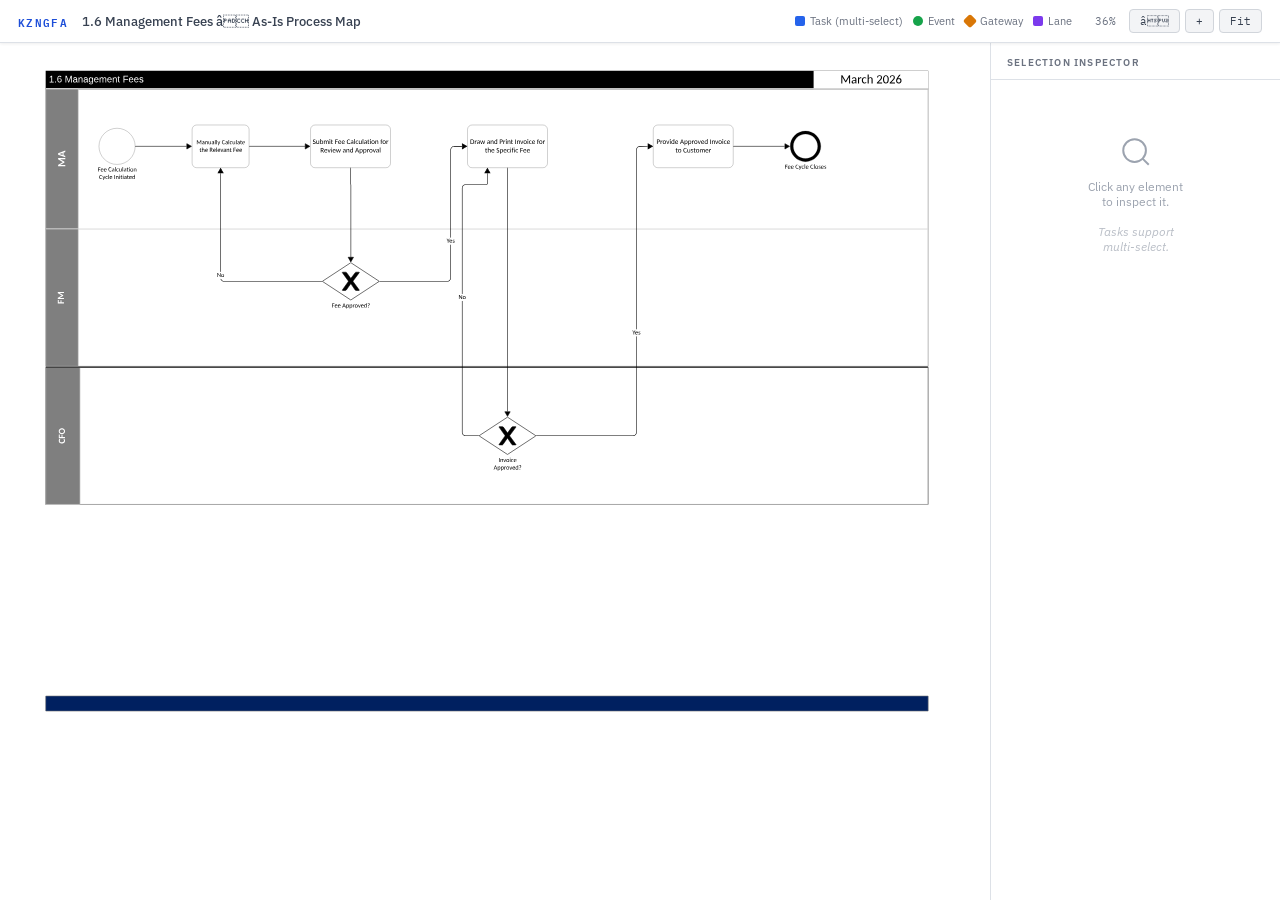
<file: Working maps/Finance/fin-1.6.html>
<!DOCTYPE html>
<html lang="en">
<head>
<meta charset="UTF-8">
<meta name="viewport" content="width=device-width, initial-scale=1.0">
<title>KZNGFA â 1.6 Management Fees </title>
<style>
@import url('https://fonts.googleapis.com/css2?family=IBM+Plex+Mono:wght@400;600&family=IBM+Plex+Sans:wght@300;400;500;600&display=swap');
:root{--bg:#f0f2f5;--panel:#fff;--border:#dde1e7;--text:#1a1f2e;--muted:#6b7280;--accent:#1d4ed8;--col-task:#2563eb;--col-event:#16a34a;--col-gateway:#d97706;--col-lane:#7c3aed}
*{box-sizing:border-box;margin:0;padding:0}
body{font-family:'IBM Plex Sans',sans-serif;background:var(--bg);color:var(--text);height:100vh;display:flex;flex-direction:column;overflow:hidden}
header{display:flex;align-items:center;gap:14px;padding:9px 18px;background:var(--panel);border-bottom:1px solid var(--border);flex-shrink:0;z-index:10;flex-wrap:wrap;box-shadow:0 1px 3px rgba(0,0,0,.07)}
.logo{font-family:'IBM Plex Mono',monospace;font-size:11px;font-weight:600;letter-spacing:.12em;color:var(--accent);text-transform:uppercase;white-space:nowrap}
.title{font-size:13px;font-weight:500;color:#374151;white-space:nowrap}
.spacer{flex:1;min-width:8px}
.legend{display:flex;gap:10px;align-items:center;flex-wrap:wrap}
.legend-item{display:flex;align-items:center;gap:5px;font-size:11px;color:var(--muted);white-space:nowrap}
.legend-dot{width:10px;height:10px;border-radius:2px;flex-shrink:0}
.controls{display:flex;gap:5px;align-items:center}
#zoom-label{font-family:'IBM Plex Mono',monospace;font-size:11px;color:var(--muted);min-width:38px;text-align:center}
button{background:#f3f4f6;border:1px solid #d1d5db;color:#374151;font-family:'IBM Plex Mono',monospace;font-size:11px;padding:4px 10px;border-radius:4px;cursor:pointer;transition:background .15s}
button:hover{background:#e5e7eb}
main{display:flex;flex:1;overflow:hidden}
#canvas-wrap{flex:1;overflow:auto;position:relative;background:#fff;cursor:grab}
#canvas-wrap:active{cursor:grabbing}
#map-container{position:relative;transform-origin:0 0;display:inline-block;margin:16px}
#overlay{position:absolute;top:0;left:0;pointer-events:none}
.hit{position:absolute;cursor:pointer;pointer-events:all;transition:outline .1s,background .1s}
.hit:hover{outline:2px dashed rgba(0,0,0,.25)}
.hit-task{border-radius:14px;background:transparent}
.hit-task.selected{background:rgba(37,99,235,.18);outline:2.5px solid #2563eb!important;box-shadow:0 0 0 5px rgba(37,99,235,.08)}
.hit-event{border-radius:50%;background:transparent}
.hit-event.selected{background:rgba(22,163,74,.18);outline:2.5px solid #16a34a!important;box-shadow:0 0 0 5px rgba(22,163,74,.08)}
.hit-gateway{background:transparent;transform:rotate(45deg);border-radius:3px}
.hit-gateway:hover{outline:2px dashed rgba(0,0,0,.25)!important}
.hit-gateway.selected{background:rgba(217,119,6,.18);outline:2.5px solid #d97706!important;box-shadow:0 0 0 5px rgba(217,119,6,.08)}
.hit-lane{background:transparent}
.hit-lane:hover{background:rgba(124,58,237,.05);outline:none!important}
.hit-lane.selected{background:rgba(124,58,237,.10);outline:2px solid #7c3aed!important}
#panel{width:290px;flex-shrink:0;background:var(--panel);border-left:1px solid var(--border);display:flex;flex-direction:column;overflow:hidden;box-shadow:-1px 0 4px rgba(0,0,0,.05)}
.panel-head{padding:13px 16px 10px;border-bottom:1px solid var(--border);flex-shrink:0}
.panel-head h3{font-size:10px;font-weight:600;letter-spacing:.12em;text-transform:uppercase;color:var(--muted)}
.panel-body{flex:1;overflow-y:auto;padding:14px 16px}
.empty-state{display:flex;flex-direction:column;align-items:center;justify-content:center;height:200px;gap:10px;color:#9ca3af;text-align:center;font-size:12px}
.card{display:none}
.card.visible{display:block}
.card-badge{display:inline-flex;align-items:center;gap:5px;font-size:10px;font-weight:600;letter-spacing:.08em;text-transform:uppercase;padding:3px 9px;border-radius:3px;margin-bottom:12px}
.badge-task{background:rgba(37,99,235,.10);color:#1d4ed8;border:1px solid rgba(37,99,235,.2)}
.badge-event{background:rgba(22,163,74,.10);color:#15803d;border:1px solid rgba(22,163,74,.2)}
.badge-gateway{background:rgba(217,119,6,.10);color:#b45309;border:1px solid rgba(217,119,6,.2)}
.badge-lane{background:rgba(124,58,237,.10);color:#6d28d9;border:1px solid rgba(124,58,237,.2)}
.card-title{font-size:15px;font-weight:600;color:#111827;margin-bottom:5px;line-height:1.3}
.card-sub{font-size:11px;color:var(--muted);margin-bottom:14px;line-height:1.5}
hr{border:none;border-top:1px solid var(--border);margin:12px 0}
.field{margin-bottom:10px}
.fl{font-size:10px;font-weight:600;letter-spacing:.08em;text-transform:uppercase;color:var(--muted);margin-bottom:3px}
.fv{font-size:12px;color:#374151;line-height:1.4}
.multi-header{font-size:11px;color:var(--muted);margin-bottom:10px}
.chip{display:inline-flex;align-items:center;gap:4px;background:rgba(37,99,235,.07);border:1px solid rgba(37,99,235,.2);color:#1d4ed8;font-size:11px;padding:4px 8px;border-radius:4px;margin:3px 3px 3px 0;cursor:pointer;transition:background .1s;line-height:1.3}
.chip:hover{background:rgba(37,99,235,.14)}
.chip-x{font-size:14px;line-height:1;opacity:.5;margin-left:1px}
.clear-btn{margin-top:12px;width:100%;background:#f9fafb;border:1px solid var(--border);color:var(--muted);font-size:11px;padding:7px;border-radius:4px;cursor:pointer;font-family:'IBM Plex Sans',sans-serif;transition:background .1s}
.clear-btn:hover{background:#f3f4f6}
::-webkit-scrollbar{width:5px;height:5px}
::-webkit-scrollbar-track{background:transparent}
::-webkit-scrollbar-thumb{background:#d1d5db;border-radius:3px}
</style>
</head>
<body>
<header>
<div class="logo">KZNGFA</div>
<div class="title">1.6 Management Fees  â As-Is Process Map</div>
<div class="spacer"></div>
<div class="legend">
<div class="legend-item"><div class="legend-dot" style="background:var(--col-task)"></div>Task (multi-select)</div>
<div class="legend-item"><div class="legend-dot" style="background:var(--col-event);border-radius:50%"></div>Event</div>
<div class="legend-item"><div class="legend-dot" style="background:var(--col-gateway);transform:rotate(45deg)"></div>Gateway</div>
<div class="legend-item"><div class="legend-dot" style="background:var(--col-lane)"></div>Lane</div>
</div>
<div class="controls">
<span id="zoom-label">100%</span>
<button onclick="zoom(-0.15)">â</button>
<button onclick="zoom(+0.15)">+</button>
<button onclick="fitScreen()">Fit</button>
</div>
</header>
<main>
<div id="canvas-wrap">
<div id="map-container">
<div id="svg-wrap"><svg xmlns="http://www.w3.org/2000/svg" xmlns:xlink="http://www.w3.org/1999/xlink" xmlns:lucid="lucid" width="2646" height="1871"><g transform="translate(0 0)" lucid:page-tab-id="3IiSFGmYLrNGV"><path d="M0 0h2646v1871H0z" fill="#fff"/><path d="M83.34 1790.1a.83.83 0 0 1 .83-.84H2561.5a.83.83 0 0 1 .83.83v40.83a.83.83 0 0 1-.83.83H84.17a.83.83 0 0 1-.83-.83z" fill="#fff" fill-opacity="0"/><path d="M83.34 1830.93a.83.83 0 0 0 .83.83H2561.5a.83.83 0 0 0 .83-.83v-40.84a.83.83 0 0 0-.83-.84H84.17a.83.83 0 0 0-.83.83z" stroke="#7f7f7f" stroke-width="1.67" fill="#002060"/><path d="M83.34 33.23h2479v51.94h-2479z" fill="#fff" fill-opacity="0"/><path d="M83.34 85.17h2479V33.23h-2479z"/><path d="M2240.42 33.23h321.9v51.94h-321.9z" fill="#fff" fill-opacity="0"/><path d="M2240.42 85.17h321.9V33.23h-321.9z" fill="#fff"/><use xlink:href="#a" transform="matrix(1,0,0,1,2249.437396,42.11059500000001) translate(65.917998046875 26.39)"/><use xlink:href="#b" transform="matrix(1,0,0,1,2249.437396,42.11059500000001) translate(166.989658203125 26.39)"/><path d="M2393.43 1599.65h168.9v188h-168.9z" fill="#fff" fill-opacity="0"/><path d="M2393.43 1787.66h168.9v-188h-168.9z" fill="url(#c)"/><path d="M83.34 84.3a.83.83 0 0 1 .83-.83H2561.5a.83.83 0 0 1 .83.83v778.27a.83.83 0 0 1-.83.83H84.17a.83.83 0 0 1-.83-.83z" fill="#fff" fill-opacity="0"/><path d="M83.34 862.57a.83.83 0 0 0 .83.83H2561.5a.83.83 0 0 0 .83-.83V84.3a.83.83 0 0 0-.83-.83H84.17a.83.83 0 0 0-.83.83z" stroke="#7f7f7f" stroke-width="1.67" fill-opacity="0"/><path d="M83.34 861.74V85.14z" stroke="#7f7f7f" stroke-width="1.67"/><path d="M83.34 84.3a.83.83 0 0 1 .83-.83H2561.5a.83.83 0 0 1 .83.83v778.27a.83.83 0 0 1-.83.83H84.17a.83.83 0 0 1-.83-.83z" fill="#fff" fill-opacity="0"/><path d="M83.34 862.57a.83.83 0 0 0 .83.83H2561.5a.83.83 0 0 0 .83-.83V84.3a.83.83 0 0 0-.83-.83H84.17a.83.83 0 0 0-.83.83zM83.34 866.34a.83.83 0 0 1 .83-.83H2561.5a.83.83 0 0 1 .83.84v384.13a.83.83 0 0 1-.83.83H84.17a.83.83 0 0 1-.83-.83z" fill="#fff" fill-opacity="0"/><path d="M83.34 1250.47a.83.83 0 0 0 .83.83H2561.5a.83.83 0 0 0 .83-.83V866.34a.83.83 0 0 0-.83-.83H84.17a.83.83 0 0 0-.83.84z" stroke="#000" stroke-width="1.67" fill="#fff" fill-opacity="0"/><path d="M83.34 1249.64V867.17z" stroke="#000" stroke-width="1.67" fill="#fff"/><path d="M83.34 866.34a.83.83 0 0 1 .83-.83H2561.5a.83.83 0 0 1 .83.84v384.13a.83.83 0 0 1-.83.83H84.17a.83.83 0 0 1-.83-.83z" fill="#fff" fill-opacity="0"/><path d="M83.34 1250.47a.83.83 0 0 0 .83.83H2561.5a.83.83 0 0 0 .83-.83V866.34a.83.83 0 0 0-.83-.83H84.17a.83.83 0 0 0-.83.84zM83.34 84.3a.83.83 0 0 1 .83-.83H2561.5a.83.83 0 0 1 .83.83v392.48a.83.83 0 0 1-.83.83H84.17a.83.83 0 0 1-.83-.82z" fill="#fff" fill-opacity="0"/><path d="M83.34 476.78a.83.83 0 0 0 .83.83H2561.5a.83.83 0 0 0 .83-.82V84.3a.83.83 0 0 0-.83-.83H84.17a.83.83 0 0 0-.83.83z" stroke="#d8d8d8" stroke-width="1.67" fill="#7f7f7f" fill-opacity="0"/><path d="M173.4 477.6a1.66 1.66 0 0 0 1.66-1.65V85.13a1.66 1.66 0 0 0-1.66-1.66H85a1.66 1.66 0 0 0-1.66 1.66v390.82A1.66 1.66 0 0 0 85 477.6z" stroke="#d8d8d8" stroke-width="1.67" fill="#7f7f7f"/><use xlink:href="#d" transform="matrix(-0.000003673205103813548,-0.9999999999932537,0.9999999999932537,-0.000003673205103813548,93.19377304494901,468.74956581246533) translate(165.47890380859374 45.2775)"/><path d="M83.34 478.44a.83.83 0 0 1 .83-.83H2561.5a.83.83 0 0 1 .83.84v384.13a.83.83 0 0 1-.83.83H84.17a.83.83 0 0 1-.83-.83z" fill="#fff" fill-opacity="0"/><path d="M83.34 862.57a.83.83 0 0 0 .83.83H2561.5a.83.83 0 0 0 .83-.83V478.44a.83.83 0 0 0-.83-.83H84.17a.83.83 0 0 0-.83.84z" stroke="#d8d8d8" stroke-width="1.67" fill="#7f7f7f" fill-opacity="0"/><path d="M173.4 863.4a1.66 1.66 0 0 0 1.66-1.66V479.27a1.66 1.66 0 0 0-1.66-1.66H85a1.66 1.66 0 0 0-1.66 1.67v382.47A1.66 1.66 0 0 0 85 863.4z" stroke="#d8d8d8" stroke-width="1.67" fill="#7f7f7f"/><use xlink:href="#e" transform="matrix(-0.000003673205103813548,-0.9999999999932537,0.9999999999932537,-0.000003673205103813548,90.53954383319922,853.9546374560849) translate(165.7243408203125 44.167500000000004)"/><path d="M83.34 866.34a.83.83 0 0 1 .83-.84H2561.5a.83.83 0 0 1 .83.84v384.13a.83.83 0 0 1-.83.83H84.17a.83.83 0 0 1-.83-.83z" fill="#fff" fill-opacity="0"/><path d="M83.34 1250.47a.83.83 0 0 0 .83.83H2561.5a.83.83 0 0 0 .83-.83V866.34a.83.83 0 0 0-.83-.84H84.17a.83.83 0 0 0-.83.84z" stroke="#d8d8d8" stroke-width="1.67" fill="#7f7f7f" fill-opacity="0"/><path d="M178.36 1251.3a1.66 1.66 0 0 0 1.66-1.66V867.16a1.66 1.66 0 0 0-1.66-1.65H85a1.66 1.66 0 0 0-1.66 1.66v382.48a1.66 1.66 0 0 0 1.66 1.66z" stroke="#d8d8d8" stroke-width="1.67" fill="#7f7f7f"/><use xlink:href="#f" transform="matrix(-0.000003673205103813548,-0.9999999999932537,0.9999999999932537,-0.000003673205103813548,90.8945963332136,1242.0390407504333) translate(161.4008837890625 46.667500000000004)"/><path d="M175.8 84.3a.83.83 0 0 1 .82-.83H2561.5a.83.83 0 0 1 .83.83v778.27a.83.83 0 0 1-.83.83H176.62a.83.83 0 0 1-.83-.83z" fill="#fff" fill-opacity="0"/><path d="M175.8 862.57a.83.83 0 0 0 .82.83H2561.5a.83.83 0 0 0 .83-.83V84.3a.83.83 0 0 0-.83-.83H176.62a.83.83 0 0 0-.83.83z" fill="none"/><path d="M83.34 84.3a.83.83 0 0 1 .83-.83H2561.5a.83.83 0 0 1 .83.83v.34a.83.83 0 0 1-.83.83H84.17a.83.83 0 0 1-.83-.83z" fill="#fff" fill-opacity="0"/><path d="M84.17 83.47H2561.5z" stroke="#d8d8d8" stroke-width="1.67" fill="#fff"/><path d="M180.16 866.34a.83.83 0 0 1 .83-.83h2380.5a.83.83 0 0 1 .83.84v384.13a.83.83 0 0 1-.83.83H181a.83.83 0 0 1-.84-.83z" fill="#fff" fill-opacity="0"/><path d="M180.16 1250.47a.83.83 0 0 0 .83.83h2380.5a.83.83 0 0 0 .83-.83V866.34a.83.83 0 0 0-.83-.83H181a.83.83 0 0 0-.84.84z" fill="none"/><path d="M83.34 866.34a.83.83 0 0 1 .83-.83H2561.5a.83.83 0 0 1 .83.84v.34a.83.83 0 0 1-.83.83H84.17a.83.83 0 0 1-.83-.82z" fill="#fff" fill-opacity="0"/><path d="M84.17 865.5H2561.5z" stroke="#000" stroke-width="1.67" fill="#fff"/><path d="M20.35 34.98h905.63v50H20.35z" fill="#fff" fill-opacity="0"/><path d="M20.35 34.98h905.63v50H20.35z" fill-opacity="0"/><use xlink:href="#g" transform="matrix(1,0,0,1,29.402380000000004,43.876) translate(63 21.834)"/><use xlink:href="#h" transform="matrix(1,0,0,1,29.402380000000004,43.876) translate(107.45 21.834)"/><use xlink:href="#i" transform="matrix(1,0,0,1,29.402380000000004,43.876) translate(270.28516666666667 21.834)"/><path d="M233.07 194.8a.27.27 0 0 1 .27-.26h101.1a.27.27 0 0 1 .3.27v101.13a.27.27 0 0 1-.3.27h-101.1a.27.27 0 0 1-.27-.27z" fill="#fff" fill-opacity="0"/><path d="M334.73 245.37c0-28.06-22.78-50.83-50.83-50.83-28.06 0-50.83 22.77-50.83 50.83s22.77 50.83 50.83 50.83 50.83-22.77 50.83-50.83z" stroke="#000" stroke-width=".53" fill="#fff"/><path d="M233.07 296.2V196.14a1.6 1.6 0 0 1 1.6-1.6h98.46a1.6 1.6 0 0 1 1.6 1.6V296.2" fill="none"/><use xlink:href="#j" transform="matrix(1,0,0,1,224.83700000000002,300.67) translate(4.62769042968749 15.276999999999997)"/><use xlink:href="#k" transform="matrix(1,0,0,1,224.83700000000002,300.67) translate(34.24944824218749 15.276999999999997)"/><use xlink:href="#l" transform="matrix(1,0,0,1,224.83700000000002,300.67) translate(8.495361328125 36.613)"/><use xlink:href="#m" transform="matrix(1,0,0,1,224.83700000000002,300.67) translate(50.262734375 36.613)"/><path d="M494.72 198.17a12.8 12.8 0 0 1 12.8-12.8h134.4a12.8 12.8 0 0 1 12.8 12.8v94.4a12.8 12.8 0 0 1-12.8 12.8h-134.4a12.8 12.8 0 0 1-12.8-12.8z" fill="#fff" fill-opacity="0"/><path d="M494.72 292.57a12.8 12.8 0 0 0 12.8 12.8h134.4a12.8 12.8 0 0 0 12.8-12.8v-94.4a12.8 12.8 0 0 0-12.8-12.8h-134.4a12.8 12.8 0 0 0-12.8 12.8z" stroke="#000" stroke-width=".53" fill="#fff"/><path d="M494.72 305.37v-94.4a25.6 25.6 0 0 1 25.6-25.6h108.8a25.6 25.6 0 0 1 25.6 25.6v94.4" fill="none"/><use xlink:href="#n" transform="matrix(1,0,0,1,499.20400000000006,189.81) translate(7.4367431640624915 49.776999999999994)"/><use xlink:href="#o" transform="matrix(1,0,0,1,499.20400000000006,189.81) translate(78.58278808593751 49.776999999999994)"/><use xlink:href="#p" transform="matrix(1,0,0,1,499.20400000000006,189.81) translate(15.8839794921875 71.113)"/><use xlink:href="#q" transform="matrix(1,0,0,1,499.20400000000006,189.81) translate(44.047221679687496 71.113)"/><use xlink:href="#r" transform="matrix(1,0,0,1,499.20400000000006,189.81) translate(110.5138623046875 71.113)"/><path d="M335.8 245.37h143.27" stroke="#000" stroke-width="1.6" fill="none"/><path d="M335.8 246.15h-.85l.04-.78-.05-.78h.86z" stroke="#000" stroke-width=".05"/><path d="M492.86 245.37l-13 7.5v-15z" stroke="#000" stroke-width="1.6"/><path d="M655.8 245.37h155.87" stroke="#000" stroke-width="1.6" fill="none"/><path d="M655.8 246.15h-.8v-1.56h.8z" stroke="#000" stroke-width=".05"/><path d="M825.46 245.37l-13 7.5v-15z" stroke="#000" stroke-width="1.6"/><path d="M827.32 198.17a12.8 12.8 0 0 1 12.8-12.8h199.05a12.8 12.8 0 0 1 12.8 12.8v94.4a12.8 12.8 0 0 1-12.8 12.8H840.12a12.8 12.8 0 0 1-12.8-12.8z" fill="#fff" fill-opacity="0"/><path d="M827.32 292.57a12.8 12.8 0 0 0 12.8 12.8h199.05a12.8 12.8 0 0 0 12.8-12.8v-94.4a12.8 12.8 0 0 0-12.8-12.8H840.12a12.8 12.8 0 0 0-12.8 12.8z" stroke="#000" stroke-width=".53" fill="#fff"/><path d="M827.32 305.37v-94.4a25.6 25.6 0 0 1 25.6-25.6h173.45a25.6 25.6 0 0 1 25.6 25.6v94.4" fill="none"/><use xlink:href="#s" transform="matrix(1,0,0,1,831.8159199999999,189.81) translate(1.41796875 49)"/><use xlink:href="#t" transform="matrix(1,0,0,1,831.8159199999999,189.81) translate(63.41015625 49)"/><use xlink:href="#u" transform="matrix(1,0,0,1,831.8159199999999,189.81) translate(96.73046875 49)"/><use xlink:href="#v" transform="matrix(1,0,0,1,831.8159199999999,189.81) translate(191.37890625 49)"/><use xlink:href="#w" transform="matrix(1,0,0,1,831.8159199999999,189.81) translate(22.8095703125 73)"/><use xlink:href="#x" transform="matrix(1,0,0,1,831.8159199999999,189.81) translate(85.4658203125 73)"/><use xlink:href="#y" transform="matrix(1,0,0,1,831.8159199999999,189.81) translate(120.5830078125 73)"/><path d="M939.65 306.44v45.76a.4.4 0 0 0 .4.4.4.4 0 0 1 .42.43v203.12" stroke="#000" stroke-width="1.6" fill="none"/><path d="M940.42 306.46h-1.55v-.82h1.55z" stroke="#000" stroke-width=".05"/><path d="M940.47 569.94l-7.5-13h15z" stroke="#000" stroke-width="1.6"/><path d="M860.47 572.9a.8.8 0 0 1 .8-.8h158.4a.8.8 0 0 1 .8.8v103.23a.8.8 0 0 1-.8.8h-158.4a.8.8 0 0 1-.8-.8z" fill="#fff" fill-opacity="0"/><path d="M939.8 676.5a1.22 1.22 0 0 0 1.34 0l78.66-51.55a.52.52 0 0 0 0-.87l-78.66-51.54a1.22 1.22 0 0 0-1.34 0l-78.66 51.54a.52.52 0 0 0 0 .87z" stroke="#000" stroke-width="1.6" fill="#fff"/><path d="M917.43 598.83a.82.82 0 0 0-.67 1.3l16.38 22.98a2.25 2.25 0 0 1 0 2.6l-16.38 23.1a.84.84 0 0 0 .67 1.3l7.84.08a3.05 3.05 0 0 0 2.52-1.3l11.75-16.66a1.1 1.1 0 0 1 1.82 0l11.32 16.65a3 3 0 0 0 2.5 1.3l8.3-.06a.82.82 0 0 0 .66-1.3l-16.98-23.1a2.17 2.17 0 0 1 0-2.58l16.98-23a.8.8 0 0 0-.65-1.3h-8.15a3.2 3.2 0 0 0-2.55 1.3l-11.37 15.25a1.16 1.16 0 0 1-1.88-.02l-10.8-15.2a3.1 3.1 0 0 0-2.52-1.32z" stroke="#000" stroke-width="1.6"/><path d="M860.47 676.93V573.7a1.6 1.6 0 0 1 1.6-1.6h156.8a1.6 1.6 0 0 1 1.6 1.6v103.23" fill="none"/><use xlink:href="#j" transform="matrix(1,0,0,1,878.232,684.893) translate(8.456787109375 13.335)"/><use xlink:href="#z" transform="matrix(1,0,0,1,878.232,684.893) translate(38.078544921875 13.335)"/><path d="M575.95 617.36l.56 1.34.76 1.23.94 1.1 1.1.95 1.24.75 1.33.55 1.4.34 1.48.12H859.3v1.55H584.7l-1.66-.14-1.65-.4-1.57-.64-1.44-.9-1.3-1.1-1.1-1.27-.88-1.44-.65-1.56-.28-1.2h1.58zm-.45-18.5h-1.55V321.03h1.55z" stroke="#000" stroke-width=".05"/><path d="M860.32 623.76l-.2.45-.02.3.03.32.2.44-1.05.03v-1.56h1.06z"/><path stroke="#000" stroke-width=".05"/><path d="M582.22 320.23h-15l7.5-13z"/><path d="M583.57 321h-17.7l8.85-15.3zm-15-1.55h12.3l-6.15-10.66z" stroke="#000" stroke-width=".05"/><use xlink:href="#A" transform="matrix(1,0,0,1,564.297349609375,598.8726930784707) translate(0.005000000000000782 13.335)"/><path d="M1268.27 198.17a12.8 12.8 0 0 1 12.8-12.8h199.04a12.8 12.8 0 0 1 12.8 12.8v94.4a12.8 12.8 0 0 1-12.8 12.8h-199.03a12.8 12.8 0 0 1-12.8-12.8z" fill="#fff" fill-opacity="0"/><path d="M1268.27 292.57a12.8 12.8 0 0 0 12.8 12.8h199.04a12.8 12.8 0 0 0 12.8-12.8v-94.4a12.8 12.8 0 0 0-12.8-12.8h-199.03a12.8 12.8 0 0 0-12.8 12.8z" stroke="#000" stroke-width=".53" fill="#fff"/><path d="M1268.27 305.37v-94.4a25.6 25.6 0 0 1 25.6-25.6h173.44a25.6 25.6 0 0 1 25.6 25.6v94.4" fill="none"/><use xlink:href="#B" transform="matrix(1,0,0,1,1272.76092,189.81) translate(2.4921875 49)"/><use xlink:href="#x" transform="matrix(1,0,0,1,1272.76092,189.81) translate(49.62109375 49)"/><use xlink:href="#C" transform="matrix(1,0,0,1,1272.76092,189.81) translate(84.73828125 49)"/><use xlink:href="#D" transform="matrix(1,0,0,1,1272.76092,189.81) translate(128.17578125 49)"/><use xlink:href="#v" transform="matrix(1,0,0,1,1272.76092,189.81) translate(190.3046875 49)"/><use xlink:href="#E" transform="matrix(1,0,0,1,1272.76092,189.81) translate(44.5771484375 73)"/><use xlink:href="#F" transform="matrix(1,0,0,1,1272.76092,189.81) translate(76.2568359375 73)"/><use xlink:href="#G" transform="matrix(1,0,0,1,1272.76092,189.81) translate(142.6240234375 73)"/><path d="M1221.8 614.54l-.13 1.66-.4 1.64-.64 1.57-.9 1.45-1.1 1.28-1.27 1.1-1.44.9-1.57.63-1.64.4-1.65.13h-189.4v-1.56h189.34l1.47-.12 1.4-.34 1.34-.55 1.24-.75 1.1-.95.94-1.1.76-1.23.55-1.34.33-1.4.12-1.48v-94.05h1.55zm30.8-368.4h-21.55l-1.47.12-1.4.34-1.34.55-1.24.76-1.1.95-.94 1.1-.75 1.23-.55 1.34-.34 1.4-.1 1.48v247.25h-1.55v-247.3l.13-1.67.4-1.64.64-1.56.88-1.44 1.1-1.3 1.3-1.1 1.43-.87 1.56-.65 1.64-.4 1.65-.13h21.6z" stroke="#000" stroke-width=".05"/><path d="M1021.66 625.3h-1.06l.2-.48.04-.3-.03-.3-.17-.46 1.03-.02z"/><path stroke="#000" stroke-width=".05"/><path d="M1266.4 245.37l-13 7.5v-15z"/><path d="M1267.95 245.37l-15.3 8.84v-17.67zm-13.76 6.16l10.65-6.16-10.66-6.16z" stroke="#000" stroke-width=".05"/><use xlink:href="#H" transform="matrix(1,0,0,1,1209.4286689453124,502.65169307847066) translate(0.005000000000000782 13.335)"/><path d="M1300.6 1006.8a.8.8 0 0 1 .8-.8h158.4a.8.8 0 0 1 .8.8V1110a.8.8 0 0 1-.8.8h-158.4a.8.8 0 0 1-.8-.8z" fill="#fff" fill-opacity="0"/><path d="M1379.92 1110.38a1.22 1.22 0 0 0 1.34 0l78.66-51.54a.52.52 0 0 0 0-.88l-78.66-51.53a1.22 1.22 0 0 0-1.34 0l-78.66 51.53a.52.52 0 0 0 0 .88z" stroke="#000" stroke-width="1.6" fill="#fff"/><path d="M1357.55 1032.72a.82.82 0 0 0-.67 1.3l16.38 22.97a2.25 2.25 0 0 1 0 2.6l-16.38 23.08a.84.84 0 0 0 .67 1.3l7.84.1a3.05 3.05 0 0 0 2.5-1.3l11.77-16.68a1.1 1.1 0 0 1 1.82.02l11.3 16.64a3 3 0 0 0 2.5 1.3l8.33-.07a.82.82 0 0 0 .65-1.3l-16.98-23.1a2.17 2.17 0 0 1 0-2.6l16.98-23a.8.8 0 0 0-.65-1.28h-8.16a3.2 3.2 0 0 0-2.56 1.28l-11.35 15.26a1.16 1.16 0 0 1-1.88-.03l-10.8-15.2a3.1 3.1 0 0 0-2.52-1.3z" stroke="#000" stroke-width="1.6"/><path d="M1300.6 1110.8v-103.2a1.6 1.6 0 0 1 1.6-1.6H1459a1.6 1.6 0 0 1 1.6 1.6v103.2" fill="none"/><use xlink:href="#I" transform="matrix(1,0,0,1,1318.3509999999999,1118.781) translate(36.8935009765625 13.335)"/><use xlink:href="#z" transform="matrix(1,0,0,1,1318.3509999999999,1118.781) translate(23.267666015624997 34.67100000000001)"/><path d="M1380.6 306.44v683.6" stroke="#000" stroke-width="1.6" fill="none"/><path d="M1381.37 306.46h-1.55v-.82h1.55z" stroke="#000" stroke-width=".05"/><path d="M1380.6 1003.83l-7.5-13h15z" stroke="#000" stroke-width="1.6"/><path d="M1254.12 1048.37l.12 1.47.34 1.4.55 1.35.76 1.22.93 1.1 1.1.94 1.23.76 1.34.55 1.4.34 1.48.13h36.04v1.55h-36.1l-1.66-.13-1.64-.4-1.57-.65-1.44-.88-1.27-1.1-1.1-1.28-.9-1.45-.63-1.57-.4-1.64-.13-1.67V678.68h1.55zm70.84-703.28l.24.47v3.58l-.05.64-.15.64-.26.62-.35.57-.44.5-.5.45-.58.35-.62.25-.65.16-.63.05h-57.6l-1.47.1-1.4.34-1.34.56-1.23.75-1.1.94-.94 1.1-.77 1.23-.55 1.33-.34 1.4-.12 1.48V660.9h-1.55V362.58l.13-1.65.4-1.65.64-1.56.9-1.44 1.1-1.3 1.27-1.1 1.45-.87 1.57-.64 1.64-.4 1.66-.12h57.6l.44-.04.42-.1.4-.16.35-.22.33-.28.27-.32.23-.36.16-.4.1-.4.03-.47v-3l-.24-.34v-24.74h1.56z" stroke="#000" stroke-width=".05"/><path d="M1300.44 1057.65l-.2.45-.02.3.03.3.2.45-1.05.03v-1.55h1.06z"/><path stroke="#000" stroke-width=".05"/><path d="M1331.68 320.23h-15l7.5-13z"/><path d="M1333.02 321h-17.68l8.84-15.3zm-15-1.55h12.32l-6.16-10.66z" stroke="#000" stroke-width=".05"/><g><use xlink:href="#A" transform="matrix(1,0,0,1,1242.920349609375,660.8992185522118) translate(0.005000000000000782 13.335)"/></g><path d="M1743.57 1048.43l-.13 1.66-.4 1.63-.64 1.56-.88 1.44-1.1 1.28-1.3 1.1-1.43.88-1.57.65-1.65.4-1.65.13h-271.07v-1.55h271l1.48-.12 1.4-.33 1.34-.55 1.24-.76 1.1-.94.94-1.1.75-1.23.57-1.35.34-1.4.12-1.48V778.2h1.55zm30.8-802.3l-21.54.02-1.48.1-1.4.35-1.34.55-1.22.76-1.1.95-.94 1.1-.76 1.23-.55 1.34-.34 1.4-.13 1.48v505.02h-1.55V255.34l.13-1.66.4-1.64.64-1.56.88-1.44 1.1-1.3 1.28-1.1 1.44-.87 1.57-.65 1.64-.4 1.67-.13h21.6z" stroke="#000" stroke-width=".05"/><path d="M1461.78 1059.18h-1.06l.2-.48.04-.3-.03-.3-.2-.45 1.05-.02z"/><path stroke="#000" stroke-width=".05"/><path d="M1788.17 245.37l-13 7.5v-15z"/><path d="M1789.72 245.37l-15.3 8.84v-17.67zm-13.76 6.16l10.66-6.16-10.66-6.16z" stroke="#000" stroke-width=".05"/><g><use xlink:href="#H" transform="matrix(1,0,0,1,1731.2016689453126,760.4232398930739) translate(0.005000000000000782 13.335)"/></g><path d="M1790.04 198.17a12.8 12.8 0 0 1 12.8-12.8h199.05a12.8 12.8 0 0 1 12.78 12.8v94.4a12.8 12.8 0 0 1-12.8 12.8h-199.04a12.8 12.8 0 0 1-12.8-12.8z" fill="#fff" fill-opacity="0"/><path d="M1790.04 292.57a12.8 12.8 0 0 0 12.8 12.8h199.05a12.8 12.8 0 0 0 12.78-12.8v-94.4a12.8 12.8 0 0 0-12.8-12.8h-199.04a12.8 12.8 0 0 0-12.8 12.8z" stroke="#000" stroke-width=".53" fill="#fff"/><path d="M1790.04 305.37v-94.4a25.6 25.6 0 0 1 25.6-25.6h173.44a25.6 25.6 0 0 1 25.6 25.6v94.4" fill="none"/><g><use xlink:href="#J" transform="matrix(1,0,0,1,1794.5319200000001,189.81) translate(4.416015625 49)"/><use xlink:href="#K" transform="matrix(1,0,0,1,1794.5319200000001,189.81) translate(70.4609375 49)"/><use xlink:href="#L" transform="matrix(1,0,0,1,1794.5319200000001,189.81) translate(153.9765625 49)"/><use xlink:href="#M" transform="matrix(1,0,0,1,1794.5319200000001,189.81) translate(57.853515625 73)"/><use xlink:href="#N" transform="matrix(1,0,0,1,1794.5319200000001,189.81) translate(79.42578125 73)"/></g><path d="M2015.75 245.37h143.28" stroke="#000" stroke-width="1.6" fill="none"/><path d="M2015.77 246.15h-.82v-1.56h.82z" stroke="#000" stroke-width=".05"/><path d="M2172.82 245.37l-13 7.5v-15z" stroke="#000" stroke-width="1.6"/><path d="M2174.7 202.67a.27.27 0 0 1 .26-.27h85.4a.27.27 0 0 1 .26.27v85.4a.27.27 0 0 1-.27.27h-85.4a.27.27 0 0 1-.26-.27z" fill="#fff" fill-opacity="0"/><path d="M2260.62 245.37c0-23.72-19.25-42.97-42.96-42.97-23.72 0-42.97 19.25-42.97 42.97s19.24 42.97 42.96 42.97c23.7 0 42.96-19.25 42.96-42.97z" stroke="#000" stroke-width=".53"/><path d="M2252.03 245.37c0-19-15.38-34.38-34.38-34.38s-34.37 15.38-34.37 34.37c0 19 15.38 34.37 34.38 34.37s34.37-15.38 34.37-34.37z" stroke="#000" stroke-width=".53" fill="#fff"/><path d="M2174.7 288.34V204a1.6 1.6 0 0 1 1.6-1.6H2259a1.6 1.6 0 0 1 1.6 1.6v84.34" fill="none"/><g><use xlink:href="#j" transform="matrix(1,0,0,1,2156.8970000000004,292.8069999999999) translate(2.459697265624996 15.445)"/><use xlink:href="#O" transform="matrix(1,0,0,1,2156.8970000000004,292.8069999999999) translate(32.081455078124996 15.445)"/><use xlink:href="#P" transform="matrix(1,0,0,1,2156.8970000000004,292.8069999999999) translate(73.848828125 15.445)"/></g><defs><path d="M835-479c17 30 30 62 44 96 13-34 27-66 43-96l464-805c25-53 129-21 198-30V0h-161c1-334-2-672 1-1004 1-16 3-32 4-49L959-229c-25 56-126 55-158 0l-480-823c4 33 6 64 6 93V0H167v-1314c56 2 123-6 171 4 9 2 18 12 27 27" id="Q"/><path d="M514-995c228 0 341 142 341 370V0c-56-5-123 17-137-41l-22-91C610-53 522 18 358 15 189 12 84-73 84-244c0-178 154-235 319-276 76-19 169-27 280-30 12-176-30-304-190-304-107 0-171 42-231 86-34 25-81 14-98-16l-32-56c98-93 207-155 382-155zM253-253c0 98 61 145 158 145 133 0 205-61 272-130v-202c-134 6-246 19-333 58-57 26-97 59-97 129" id="R"/><path d="M536-823c-141 7-187 99-229 205V0H131v-978c60 8 148-26 154 48l12 144c58-123 149-234 328-202 18 3 34 11 49 21l-14 130c-12 52-78 12-124 14" id="S"/><path d="M69-490c0-299 140-503 438-503 143 0 234 53 308 127-20 26-37 58-61 80-40 18-64-17-93-32-37-19-81-40-143-39-201 7-269 160-269 367 0 204 66 360 261 368 96 4 149-38 198-81 21-19 50-20 67 2l51 64C751-46 640 14 479 14 199 14 69-199 69-490" id="T"/><path d="M576-854c-119 2-194 64-257 135V0H143v-1422h176v573c76-79 163-144 308-144 223 0 324 146 324 370V0H775v-623c0-140-60-233-199-231" id="U"/><g id="a"><use transform="matrix(0.01736328125,0,0,0.01736328125,0,0)" xlink:href="#Q"/><use transform="matrix(0.01736328125,0,0,0.01736328125,30.403105468750002,0)" xlink:href="#R"/><use transform="matrix(0.01736328125,0,0,0.01736328125,47.436484375000006,0)" xlink:href="#S"/><use transform="matrix(0.01736328125,0,0,0.01736328125,59.31296875,0)" xlink:href="#T"/><use transform="matrix(0.01736328125,0,0,0.01736328125,74.3495703125,0)" xlink:href="#U"/></g><path d="M118-957c35-227 168-372 421-372 237 0 388 129 388 367 0 234-144 350-265 476L325-135c155-43 377-15 567-23 76-4 57 87 59 158H92c-1-54 1-99 31-129 169-170 344-341 501-522 70-81 131-166 131-307 0-146-81-228-225-228-138 0-213 81-243 193-11 42-31 58-82 50" id="V"/><path d="M949-956c47 159 47 439 0 598C887-148 769 14 518 14 268 14 151-149 89-358c-47-159-47-439 0-598 62-210 178-373 429-373 250 0 369 164 431 373zM722-242c117-170 114-650 0-830-59-93-195-155-314-89-142 79-181 270-182 504-1 177 29 313 88 415 55 96 193 148 315 88 35-18 65-47 93-88" id="W"/><path d="M523 15C238 15 92-170 92-458c0-173 68-287 155-413l322-470c36-61 157-38 250-42-146 199-294 396-439 596 80-61 238-82 352-34 142 60 235 185 235 385 0 213-110 349-263 416-54 23-115 35-181 35zm5-729c-170 0-266 117-266 287 0 178 83 297 258 297 174 0 271-117 271-293 0-177-89-291-263-291" id="X"/><g id="b"><use transform="matrix(0.01736328125,0,0,0.01736328125,0,0)" xlink:href="#V"/><use transform="matrix(0.01736328125,0,0,0.01736328125,18.0230859375,0)" xlink:href="#W"/><use transform="matrix(0.01736328125,0,0,0.01736328125,36.046171875,0)" xlink:href="#V"/><use transform="matrix(0.01736328125,0,0,0.01736328125,54.0692578125,0)" xlink:href="#X"/></g><pattern id="c" patternUnits="userSpaceOnUse" x="2393.43" y="1599.65" width="168.9" height="188.01"><use xlink:href="#Y" transform="translate(0, 0.17166666666662422) scale(16.890000000000008,18.766666666666676)"/></pattern><path fill="#fff" d="M363-958c5 40 8 85 8 127V0H139v-1328c83 3 177-6 251 6 17 7 27 17 36 35l412 720c23 42 42 86 59 131 19-46 36-91 59-133l409-718c14-32 40-41 88-41h198V0h-231c1-296-1-596 2-890 1-21 2-42 4-64l-419 742c-28 50-62 58-128 58-41 0-70-20-92-58" id="Z"/><path fill="#fff" d="M1240 0h-202c-47 1-76-24-87-58l-84-261H378L295-59c-11 29-44 59-86 59H4l484-1328h268zM437-503h370c-61-196-127-384-186-583-56 202-123 386-184 583" id="aa"/><g id="d"><use transform="matrix(0.0151904296875,0,0,0.0151904296875,0,0)" xlink:href="#Z"/><use transform="matrix(0.0151904296875,0,0,0.0151904296875,27.190869140625,0)" xlink:href="#aa"/></g><path fill="#fff" d="M890-1328v209H373v376h433v209H373V0H109v-1328h781" id="ab"/><g id="e"><use transform="matrix(0.0130224609375,0,0,0.0130224609375,0,0)" xlink:href="#ab"/><use transform="matrix(0.0130224609375,0,0,0.0130224609375,12.241113281250001,0)" xlink:href="#Z"/></g><path fill="#fff" d="M1063-193C972-66 836 14 625 14 325 14 160-160 82-392c-55-162-54-387 4-546 84-230 253-399 553-405 185-4 321 74 409 173-37 47-65 102-108 143-52 29-90-19-122-42-68-49-222-71-314-21-130 72-193 222-193 425 0 205 69 355 201 427 92 51 249 32 318-20 30-23 81-99 128-48" id="ac"/><path fill="#fff" d="M1292-934c62 161 62 379 0 540-91 237-280 408-598 408S186-158 94-394c-62-161-63-379 0-540 92-237 282-409 600-409 317 0 507 173 598 409zM694-210c263 0 376-186 376-455 0-268-114-455-376-455-263 0-377 187-377 455 0 269 113 455 377 455" id="ad"/><g id="f"><use transform="matrix(0.0130224609375,0,0,0.0130224609375,0,0)" xlink:href="#ac"/><use transform="matrix(0.0130224609375,0,0,0.0130224609375,14.116347656250001,0)" xlink:href="#ab"/><use transform="matrix(0.0130224609375,0,0,0.0130224609375,26.162124023437503,0)" xlink:href="#ad"/></g><path fill="#fff" d="M27 0v-27h64v-190l-56 39v-29l58-41h29v221h61V0H27" id="ae"/><path fill="#fff" d="M33 0v-38h34V0H33" id="af"/><path fill="#fff" d="M110-160c48 1 74 30 74 79 0 53-28 85-80 85-65 0-83-55-86-122-5-90 50-162 133-122 14 7 22 21 27 39l-31 6c-5-40-67-38-82-6-9 19-15 44-15 74 11-20 30-34 60-33zm-7 138c34 0 49-23 49-58s-16-56-50-56c-29 0-50 16-49 49 1 36 15 65 50 65" id="ag"/><g id="g"><use transform="matrix(0.07408333333333333,0,0,0.07408333333333333,0,0)" xlink:href="#ae"/><use transform="matrix(0.07408333333333333,0,0,0.07408333333333333,14.816666666666666,0)" xlink:href="#af"/><use transform="matrix(0.07408333333333333,0,0,0.07408333333333333,22.225,0)" xlink:href="#ag"/></g><path fill="#fff" d="M240 0l2-218c-23 76-54 145-80 218h-23L58-218 59 0H30v-248h44l77 211c21-75 51-140 76-211h43V0h-30" id="ah"/><path fill="#fff" d="M141-36C126-15 110 5 73 4 37 3 15-17 15-53c-1-64 63-63 125-63 3-35-9-54-41-54-24 1-41 7-42 31l-33-3c5-37 33-52 76-52 45 0 72 20 72 64v82c-1 20 7 32 28 27v20c-31 9-61-2-59-35zM48-53c0 20 12 33 32 33 41-3 63-29 60-74-43 2-92-5-92 41" id="ai"/><path fill="#fff" d="M117-194c89-4 53 116 60 194h-32v-121c0-31-8-49-39-48C34-167 62-67 57 0H25l-1-190h30c1 10-1 24 2 32 11-22 29-35 61-36" id="aj"/><path fill="#fff" d="M177-190C167-65 218 103 67 71c-23-6-38-20-44-43l32-5c15 47 100 32 89-28v-30C133-14 115 1 83 1 29 1 15-40 15-95c0-56 16-97 71-98 29-1 48 16 59 35 1-10 0-23 2-32h30zM94-22c36 0 50-32 50-73 0-42-14-75-50-75-39 0-46 34-46 75s6 73 46 73" id="ak"/><path fill="#fff" d="M100-194c63 0 86 42 84 106H49c0 40 14 67 53 68 26 1 43-12 49-29l28 8c-11 28-37 45-77 45C44 4 14-33 15-96c1-61 26-98 85-98zm52 81c6-60-76-77-97-28-3 7-6 17-6 28h103" id="al"/><path fill="#fff" d="M210-169c-67 3-38 105-44 169h-31v-121c0-29-5-50-35-48C34-165 62-65 56 0H25l-1-190h30c1 10-1 24 2 32 10-44 99-50 107 0 11-21 27-35 58-36 85-2 47 119 55 194h-31v-121c0-29-5-49-35-48" id="am"/><path fill="#fff" d="M59-47c-2 24 18 29 38 22v24C64 9 27 4 27-40v-127H5v-23h24l9-43h21v43h35v23H59v120" id="an"/><g id="h"><use transform="matrix(0.07408333333333333,0,0,0.07408333333333333,0,0)" xlink:href="#ah"/><use transform="matrix(0.07408333333333333,0,0,0.07408333333333333,22.150916666666667,0)" xlink:href="#ai"/><use transform="matrix(0.07408333333333333,0,0,0.07408333333333333,36.96758333333334,0)" xlink:href="#aj"/><use transform="matrix(0.07408333333333333,0,0,0.07408333333333333,51.78425,0)" xlink:href="#ai"/><use transform="matrix(0.07408333333333333,0,0,0.07408333333333333,66.60091666666666,0)" xlink:href="#ak"/><use transform="matrix(0.07408333333333333,0,0,0.07408333333333333,81.41758333333331,0)" xlink:href="#al"/><use transform="matrix(0.07408333333333333,0,0,0.07408333333333333,96.23424999999999,0)" xlink:href="#am"/><use transform="matrix(0.07408333333333333,0,0,0.07408333333333333,118.38516666666666,0)" xlink:href="#al"/><use transform="matrix(0.07408333333333333,0,0,0.07408333333333333,133.20183333333333,0)" xlink:href="#aj"/><use transform="matrix(0.07408333333333333,0,0,0.07408333333333333,148.0185,0)" xlink:href="#an"/></g><path fill="#fff" d="M63-220v92h138v28H63V0H30v-248h175v28H63" id="ao"/><path fill="#fff" d="M135-143c-3-34-86-38-87 0 15 53 115 12 119 90S17 21 10-45l28-5c4 36 97 45 98 0-10-56-113-15-118-90-4-57 82-63 122-42 12 7 21 19 24 35" id="ap"/><g id="i"><use transform="matrix(0.07408333333333333,0,0,0.07408333333333333,0,0)" xlink:href="#ao"/><use transform="matrix(0.07408333333333333,0,0,0.07408333333333333,16.22425,0)" xlink:href="#al"/><use transform="matrix(0.07408333333333333,0,0,0.07408333333333333,31.040916666666668,0)" xlink:href="#al"/><use transform="matrix(0.07408333333333333,0,0,0.07408333333333333,45.85758333333333,0)" xlink:href="#ap"/></g><path d="M882-1314v148H321v455h477v148H321V0H138v-1314h744" id="aq"/><path d="M544 14C232 14 75-190 75-509c0-226 105-376 267-447 57-25 122-37 193-37 265 0 410 167 410 437 0 47-2 68-42 68H249c7 217 94 359 310 364 110 2 183-39 248-80 70-44 93 39 123 67C847-42 716 14 544 14zm243-610c-5-164-86-266-249-269-173-3-262 113-284 269h533" id="ar"/><g id="j"><use transform="matrix(0.008681640625,0,0,0.008681640625,0,0)" xlink:href="#aq"/><use transform="matrix(0.008681640625,0,0,0.008681640625,7.908974609374999,0)" xlink:href="#ar"/><use transform="matrix(0.008681640625,0,0,0.008681640625,16.75556640625,0)" xlink:href="#ar"/></g><path d="M1052-184C961-66 832 17 628 14c-289-4-447-172-522-398-53-160-53-388 3-546 81-226 241-394 534-399 180-3 301 72 392 167-25 33-46 70-75 99-51 21-73-33-114-51-77-60-256-80-362-23-152 81-231 248-231 480 0 233 83 400 235 481 113 60 301 37 376-30 33-15 74-101 116-56" id="as"/><path d="M323-1422V0H147v-1422h176" id="at"/><path d="M450 15c-223 0-325-146-325-370v-623h176v623c0 141 61 233 200 231 119-1 195-63 259-133v-721h176V0c-55-7-141 23-150-36l-16-104C692-57 602 15 450 15" id="au"/><path d="M650-73c-53 51-136 87-233 88-153 0-235-95-235-251v-596c-55-8-148 24-148-39v-70l154-20 41-301c4-50 80-28 129-33v335h269v128H358v584c-2 72 34 118 99 120 56 2 78-32 116-46 15 0 19 7 25 17" id="av"/><path d="M323-978V0H147v-978h176zm-91-431c74 0 125 50 125 125 0 74-52 123-125 123s-122-50-122-123c0-74 48-125 122-125" id="aw"/><path d="M75-490c0-310 160-503 466-503s464 194 464 503c0 310-158 504-464 504C234 14 75-180 75-490zm181 1c0 215 74 366 285 366 210 0 283-152 283-366s-74-367-283-367c-211 0-285 152-285 367" id="ax"/><path d="M575-854c-119 2-197 63-259 134V0H140v-978c55 7 141-23 150 36l15 104c78-83 170-155 321-155 223 0 325 146 325 370V0H775v-623c0-140-61-233-200-231" id="ay"/><g id="k"><use transform="matrix(0.008681640625,0,0,0.008681640625,0,0)" xlink:href="#as"/><use transform="matrix(0.008681640625,0,0,0.008681640625,9.480351562500001,0)" xlink:href="#R"/><use transform="matrix(0.008681640625,0,0,0.008681640625,17.997041015625,0)" xlink:href="#at"/><use transform="matrix(0.008681640625,0,0,0.008681640625,22.077412109375,0)" xlink:href="#T"/><use transform="matrix(0.008681640625,0,0,0.008681640625,29.595712890625002,0)" xlink:href="#au"/><use transform="matrix(0.008681640625,0,0,0.008681640625,38.937158203125,0)" xlink:href="#at"/><use transform="matrix(0.008681640625,0,0,0.008681640625,43.017529296875004,0)" xlink:href="#R"/><use transform="matrix(0.008681640625,0,0,0.008681640625,51.369267578125005,0)" xlink:href="#av"/><use transform="matrix(0.008681640625,0,0,0.008681640625,57.324873046875005,0)" xlink:href="#aw"/><use transform="matrix(0.008681640625,0,0,0.008681640625,61.405244140625015,0)" xlink:href="#ax"/><use transform="matrix(0.008681640625,0,0,0.008681640625,70.78141601562501,0)" xlink:href="#ay"/></g><path d="M409 288c-14 65-120 35-192 42L385-58 11-978h152c30-1 46 16 53 36 86 232 175 459 256 696 80-235 169-463 250-696 20-58 122-29 191-36" id="az"/><g id="l"><use transform="matrix(0.008681640625,0,0,0.008681640625,0,0)" xlink:href="#as"/><use transform="matrix(0.008681640625,0,0,0.008681640625,9.480351562500001,0)" xlink:href="#az"/><use transform="matrix(0.008681640625,0,0,0.008681640625,17.302509765625004,0)" xlink:href="#T"/><use transform="matrix(0.008681640625,0,0,0.008681640625,24.820810546875006,0)" xlink:href="#at"/><use transform="matrix(0.008681640625,0,0,0.008681640625,28.901181640625005,0)" xlink:href="#ar"/></g><path d="M349 0H167v-1314h182V0" id="aA"/><path d="M492-995c127 0 201 45 264 114v-541h176V0c-55-7-141 23-150-36l-18-117C688-64 595 14 440 14 170 14 74-204 74-486c0-228 88-392 242-470 52-26 111-39 176-39zM255-486c2 201 49 359 242 359 130 0 195-67 259-146v-473c-54-73-114-114-224-114-197 0-279 159-277 374" id="aB"/><g id="m"><use transform="matrix(0.008681640625,0,0,0.008681640625,0,0)" xlink:href="#aA"/><use transform="matrix(0.008681640625,0,0,0.008681640625,4.479726562500001,0)" xlink:href="#ay"/><use transform="matrix(0.008681640625,0,0,0.008681640625,13.821171875000001,0)" xlink:href="#aw"/><use transform="matrix(0.008681640625,0,0,0.008681640625,17.90154296875,0)" xlink:href="#av"/><use transform="matrix(0.008681640625,0,0,0.008681640625,23.8571484375,0)" xlink:href="#aw"/><use transform="matrix(0.008681640625,0,0,0.008681640625,27.93751953125,0)" xlink:href="#R"/><use transform="matrix(0.008681640625,0,0,0.008681640625,36.2892578125,0)" xlink:href="#av"/><use transform="matrix(0.008681640625,0,0,0.008681640625,42.053867187499996,0)" xlink:href="#ar"/><use transform="matrix(0.008681640625,0,0,0.008681640625,50.90045898437499,0)" xlink:href="#aB"/></g><g id="n"><use transform="matrix(0.008681640625,0,0,0.008681640625,0,0)" xlink:href="#Q"/><use transform="matrix(0.008681640625,0,0,0.008681640625,15.201552734375001,0)" xlink:href="#R"/><use transform="matrix(0.008681640625,0,0,0.008681640625,23.718242187500003,0)" xlink:href="#ay"/><use transform="matrix(0.008681640625,0,0,0.008681640625,33.0596875,0)" xlink:href="#au"/><use transform="matrix(0.008681640625,0,0,0.008681640625,42.4011328125,0)" xlink:href="#R"/><use transform="matrix(0.008681640625,0,0,0.008681640625,50.917822265625006,0)" xlink:href="#at"/><use transform="matrix(0.008681640625,0,0,0.008681640625,54.99819335937501,0)" xlink:href="#at"/><use transform="matrix(0.008681640625,0,0,0.008681640625,59.07856445312501,0)" xlink:href="#az"/></g><g id="o"><use transform="matrix(0.008681640625,0,0,0.008681640625,0,0)" xlink:href="#as"/><use transform="matrix(0.008681640625,0,0,0.008681640625,9.480351562500001,0)" xlink:href="#R"/><use transform="matrix(0.008681640625,0,0,0.008681640625,17.997041015625,0)" xlink:href="#at"/><use transform="matrix(0.008681640625,0,0,0.008681640625,22.077412109375,0)" xlink:href="#T"/><use transform="matrix(0.008681640625,0,0,0.008681640625,29.595712890625002,0)" xlink:href="#au"/><use transform="matrix(0.008681640625,0,0,0.008681640625,38.937158203125,0)" xlink:href="#at"/><use transform="matrix(0.008681640625,0,0,0.008681640625,43.017529296875004,0)" xlink:href="#R"/><use transform="matrix(0.008681640625,0,0,0.008681640625,51.369267578125005,0)" xlink:href="#av"/><use transform="matrix(0.008681640625,0,0,0.008681640625,57.133876953125004,0)" xlink:href="#ar"/></g><g id="p"><use transform="matrix(0.008681640625,0,0,0.008681640625,0,0)" xlink:href="#av"/><use transform="matrix(0.008681640625,0,0,0.008681640625,5.95560546875,0)" xlink:href="#U"/><use transform="matrix(0.008681640625,0,0,0.008681640625,15.29705078125,0)" xlink:href="#ar"/></g><path d="M969-949c0 213-127 324-301 372 24 16 43 33 61 57L1082 0c-87-8-195 23-235-37L536-505c-21-29-36-41-85-41H329V0H147v-1314h360c275 2 462 97 462 365zM500-679c179-3 292-82 292-257 0-157-95-235-285-235H329v492h171" id="aC"/><path d="M542 0H383L19-978h145c26-1 46 18 53 36 77 231 156 461 231 694 7 22 12 44 17 67 10-48 25-91 40-135l212-626c18-58 121-29 189-36" id="aD"/><g id="q"><use transform="matrix(0.008681640625,0,0,0.008681640625,0,0)" xlink:href="#aC"/><use transform="matrix(0.008681640625,0,0,0.008681640625,9.3414453125,0)" xlink:href="#ar"/><use transform="matrix(0.008681640625,0,0,0.008681640625,18.188037109375003,0)" xlink:href="#at"/><use transform="matrix(0.008681640625,0,0,0.008681640625,22.268408203125,0)" xlink:href="#ar"/><use transform="matrix(0.008681640625,0,0,0.008681640625,31.028183593749997,0)" xlink:href="#aD"/><use transform="matrix(0.008681640625,0,0,0.008681640625,38.798251953124996,0)" xlink:href="#R"/><use transform="matrix(0.008681640625,0,0,0.008681640625,47.31494140625,0)" xlink:href="#ay"/><use transform="matrix(0.008681640625,0,0,0.008681640625,56.491435546874996,0)" xlink:href="#av"/></g><g id="r"><use transform="matrix(0.008681640625,0,0,0.008681640625,0,0)" xlink:href="#aq"/><use transform="matrix(0.008681640625,0,0,0.008681640625,7.908974609374999,0)" xlink:href="#ar"/><use transform="matrix(0.008681640625,0,0,0.008681640625,16.75556640625,0)" xlink:href="#ar"/></g><path d="M454-137c154-4 244-84 244-236 0-172-165-194-295-240-161-57-303-135-295-354 9-227 154-362 390-362 152 0 266 55 344 137l-45 85c-37 63-91-1-127-21-44-25-97-52-170-50-136 3-221 69-221 201 0 166 169 187 295 236 153 60 300 130 295 341-6 260-155 414-419 414-174 0-309-76-395-172 24-34 40-77 71-104 55-23 84 36 125 60 52 30 115 67 203 65" id="aE"/><path d="M586 14c-139 0-211-58-275-138-12 47 7 124-53 124H144v-1422h176v583c74-85 165-154 314-154 264 0 368 206 368 479 0 238-85 409-243 490-51 25-109 38-173 38zm235-522c0-208-63-346-246-346-127 0-194 66-255 146v472c53 73 113 114 222 114 204 0 279-159 279-386" id="aF"/><path d="M545-854c-104 0-170 61-222 126V0H147v-978c54 8 140-23 149 36l15 100c68-77 143-150 284-151 143-1 221 88 255 203 52-123 153-201 320-203 220-2 335 143 335 370V0h-176v-623c1-143-65-231-201-231-139 0-216 89-216 231V0H736v-623c1-145-55-231-191-231" id="aG"/><g id="s"><use transform="matrix(0.009765625,0,0,0.009765625,0,0)" xlink:href="#aE"/><use transform="matrix(0.009765625,0,0,0.009765625,9.189453125,0)" xlink:href="#au"/><use transform="matrix(0.009765625,0,0,0.009765625,19.697265625,0)" xlink:href="#aF"/><use transform="matrix(0.009765625,0,0,0.009765625,30.205078125,0)" xlink:href="#aG"/><use transform="matrix(0.009765625,0,0,0.009765625,46.181640625,0)" xlink:href="#aw"/><use transform="matrix(0.009765625,0,0,0.009765625,50.771484375,0)" xlink:href="#av"/></g><g id="t"><use transform="matrix(0.009765625,0,0,0.009765625,0,0)" xlink:href="#aq"/><use transform="matrix(0.009765625,0,0,0.009765625,8.896484375,0)" xlink:href="#ar"/><use transform="matrix(0.009765625,0,0,0.009765625,18.84765625,0)" xlink:href="#ar"/></g><g id="u"><use transform="matrix(0.009765625,0,0,0.009765625,0,0)" xlink:href="#as"/><use transform="matrix(0.009765625,0,0,0.009765625,10.6640625,0)" xlink:href="#R"/><use transform="matrix(0.009765625,0,0,0.009765625,20.244140625,0)" xlink:href="#at"/><use transform="matrix(0.009765625,0,0,0.009765625,24.833984375,0)" xlink:href="#T"/><use transform="matrix(0.009765625,0,0,0.009765625,33.291015625,0)" xlink:href="#au"/><use transform="matrix(0.009765625,0,0,0.009765625,43.798828125,0)" xlink:href="#at"/><use transform="matrix(0.009765625,0,0,0.009765625,48.388671875,0)" xlink:href="#R"/><use transform="matrix(0.009765625,0,0,0.009765625,57.783203125,0)" xlink:href="#av"/><use transform="matrix(0.009765625,0,0,0.009765625,64.482421875,0)" xlink:href="#aw"/><use transform="matrix(0.009765625,0,0,0.009765625,69.072265625,0)" xlink:href="#ax"/><use transform="matrix(0.009765625,0,0,0.009765625,79.619140625,0)" xlink:href="#ay"/></g><path d="M523-1269c-167-5-192 134-183 309h263v128H346V0H170v-831c-44-9-102-4-133-26-23-17-9-67-13-103h146c-18-271 76-439 324-444 44 0 83 8 117 19-9 39 11 106-29 113-15 2-34 3-59 3" id="aH"/><g id="v"><use transform="matrix(0.009765625,0,0,0.009765625,0,0)" xlink:href="#aH"/><use transform="matrix(0.009765625,0,0,0.009765625,5.68359375,0)" xlink:href="#ax"/><use transform="matrix(0.009765625,0,0,0.009765625,16.23046875,0)" xlink:href="#S"/></g><path d="M21-978c68 8 173-25 191 37 66 230 131 458 192 691 6 21 9 43 12 64 75-256 159-506 233-760 13-43 73-33 125-34 27 0 43 14 50 34 75 254 156 502 227 760 7-43 18-87 31-132l179-624c15-59 116-29 182-36L1136 0H996c-17 0-28-11-35-33-73-235-147-469-219-705-4-15-7-30-10-45-7 32-14 62-23 92L501-33C485 26 391-10 329 0" id="aI"/><g id="w"><use transform="matrix(0.009765625,0,0,0.009765625,0,0)" xlink:href="#aC"/><use transform="matrix(0.009765625,0,0,0.009765625,10.5078125,0)" xlink:href="#ar"/><use transform="matrix(0.009765625,0,0,0.009765625,20.361328125,0)" xlink:href="#aD"/><use transform="matrix(0.009765625,0,0,0.009765625,29.39453125,0)" xlink:href="#aw"/><use transform="matrix(0.009765625,0,0,0.009765625,33.984375,0)" xlink:href="#ar"/><use transform="matrix(0.009765625,0,0,0.009765625,43.837890625,0)" xlink:href="#aI"/></g><g id="x"><use transform="matrix(0.009765625,0,0,0.009765625,0,0)" xlink:href="#R"/><use transform="matrix(0.009765625,0,0,0.009765625,9.580078125,0)" xlink:href="#ay"/><use transform="matrix(0.009765625,0,0,0.009765625,20.087890625,0)" xlink:href="#aB"/></g><path d="M1178 0c-74-7-179 24-202-42L864-358H322L211-43C194 22 84-6 8 0l493-1314h185zM368-488h450c-69-195-137-390-206-585-7-21-13-44-19-69-68 226-151 434-225 654" id="aJ"/><path d="M581 14c-127 0-201-47-264-114v430H141V-978c55 7 141-23 150 36l17 114c76-89 171-167 326-167 271 0 368 217 368 499 0 229-91 393-245 471-52 26-111 39-176 39zm240-510c-2-202-50-358-245-358-128 0-197 66-259 146v472c53 73 114 114 225 114 198 0 281-159 279-374" id="aK"/><g id="y"><use transform="matrix(0.009765625,0,0,0.009765625,0,0)" xlink:href="#aJ"/><use transform="matrix(0.009765625,0,0,0.009765625,11.572265625,0)" xlink:href="#aK"/><use transform="matrix(0.009765625,0,0,0.009765625,22.080078125,0)" xlink:href="#aK"/><use transform="matrix(0.009765625,0,0,0.009765625,32.587890625,0)" xlink:href="#S"/><use transform="matrix(0.009765625,0,0,0.009765625,39.23828125,0)" xlink:href="#ax"/><use transform="matrix(0.009765625,0,0,0.009765625,49.697265625,0)" xlink:href="#aD"/><use transform="matrix(0.009765625,0,0,0.009765625,58.4375,0)" xlink:href="#R"/><use transform="matrix(0.009765625,0,0,0.009765625,68.017578125,0)" xlink:href="#at"/></g><path d="M663-1075c7-185-245-218-379-135-36 22-82 77-115 24l-46-74c84-76 189-139 347-139 211 0 352 106 357 314 6 226-169 287-283 397-46 44-30 133-46 205H378c1-80-34-175 4-236 80-129 273-153 281-356zM418 14c-75 0-123-47-123-121s48-123 123-123c74 0 122 49 122 123S492 14 418 14" id="aL"/><g id="z"><use transform="matrix(0.008681640625,0,0,0.008681640625,0,0)" xlink:href="#aJ"/><use transform="matrix(0.008681640625,0,0,0.008681640625,10.287744140625001,0)" xlink:href="#aK"/><use transform="matrix(0.008681640625,0,0,0.008681640625,19.629189453125,0)" xlink:href="#aK"/><use transform="matrix(0.008681640625,0,0,0.008681640625,28.970634765625,0)" xlink:href="#S"/><use transform="matrix(0.008681640625,0,0,0.008681640625,34.882832031250004,0)" xlink:href="#ax"/><use transform="matrix(0.008681640625,0,0,0.008681640625,44.180869140625006,0)" xlink:href="#aD"/><use transform="matrix(0.008681640625,0,0,0.008681640625,52.03775390625,0)" xlink:href="#ar"/><use transform="matrix(0.008681640625,0,0,0.008681640625,60.88434570312501,0)" xlink:href="#aB"/><use transform="matrix(0.008681640625,0,0,0.008681640625,70.225791015625,0)" xlink:href="#aL"/></g><path d="M304-1012c2 28 4 55 4 84V0H148v-1314c60 5 126-11 157 31l714 983c-2-29-5-61-5-91v-923h160V0c-61-3-126 10-156-32" id="aM"/><g id="A"><path fill="#fff" d="M-1-14.3h22.9V5.4H-1z"/><use transform="matrix(0.008681640625,0,0,0.008681640625,0,0)" xlink:href="#aM"/><use transform="matrix(0.008681640625,0,0,0.008681640625,11.47712890625,0)" xlink:href="#ax"/></g><path d="M1148-926c58 156 58 382 0 538C1064-162 892 0 593 0H139v-1314h454c298 6 472 162 555 388zM976-442c38-121 39-309 0-430-55-171-167-295-383-295H322v1020c157-7 329 19 441-35 105-50 176-139 213-260" id="aN"/><g id="B"><use transform="matrix(0.009765625,0,0,0.009765625,0,0)" xlink:href="#aN"/><use transform="matrix(0.009765625,0,0,0.009765625,12.3046875,0)" xlink:href="#S"/><use transform="matrix(0.009765625,0,0,0.009765625,18.8671875,0)" xlink:href="#R"/><use transform="matrix(0.009765625,0,0,0.009765625,28.310546875,0)" xlink:href="#aI"/></g><path d="M994-906c0 279-183 411-470 416H329V0H147v-1314h377c290 3 470 124 470 408zm-182 0c0-176-103-265-288-265H329v537h195c180-4 288-94 288-272" id="aO"/><g id="C"><use transform="matrix(0.009765625,0,0,0.009765625,0,0)" xlink:href="#aO"/><use transform="matrix(0.009765625,0,0,0.009765625,10.33203125,0)" xlink:href="#S"/><use transform="matrix(0.009765625,0,0,0.009765625,17.3046875,0)" xlink:href="#aw"/><use transform="matrix(0.009765625,0,0,0.009765625,21.89453125,0)" xlink:href="#ay"/><use transform="matrix(0.009765625,0,0,0.009765625,32.216796875,0)" xlink:href="#av"/></g><g id="D"><use transform="matrix(0.009765625,0,0,0.009765625,0,0)" xlink:href="#aA"/><use transform="matrix(0.009765625,0,0,0.009765625,5.0390625,0)" xlink:href="#ay"/><use transform="matrix(0.009765625,0,0,0.009765625,15.21484375,0)" xlink:href="#aD"/><use transform="matrix(0.009765625,0,0,0.009765625,24.0625,0)" xlink:href="#ax"/><use transform="matrix(0.009765625,0,0,0.009765625,34.609375,0)" xlink:href="#aw"/><use transform="matrix(0.009765625,0,0,0.009765625,39.19921875,0)" xlink:href="#T"/><use transform="matrix(0.009765625,0,0,0.009765625,47.65625,0)" xlink:href="#ar"/></g><g id="E"><use transform="matrix(0.009765625,0,0,0.009765625,0,0)" xlink:href="#av"/><use transform="matrix(0.009765625,0,0,0.009765625,6.69921875,0)" xlink:href="#U"/><use transform="matrix(0.009765625,0,0,0.009765625,17.20703125,0)" xlink:href="#ar"/></g><g id="F"><use transform="matrix(0.009765625,0,0,0.009765625,0,0)" xlink:href="#aE"/><use transform="matrix(0.009765625,0,0,0.009765625,9.189453125,0)" xlink:href="#aK"/><use transform="matrix(0.009765625,0,0,0.009765625,19.697265625,0)" xlink:href="#ar"/><use transform="matrix(0.009765625,0,0,0.009765625,29.6484375,0)" xlink:href="#T"/><use transform="matrix(0.009765625,0,0,0.009765625,38.10546875,0)" xlink:href="#aw"/><use transform="matrix(0.009765625,0,0,0.009765625,42.6953125,0)" xlink:href="#aH"/><use transform="matrix(0.009765625,0,0,0.009765625,48.798828125,0)" xlink:href="#aw"/><use transform="matrix(0.009765625,0,0,0.009765625,53.388671875,0)" xlink:href="#T"/></g><g id="G"><use transform="matrix(0.009765625,0,0,0.009765625,0,0)" xlink:href="#aq"/><use transform="matrix(0.009765625,0,0,0.009765625,8.896484375,0)" xlink:href="#ar"/><use transform="matrix(0.009765625,0,0,0.009765625,18.84765625,0)" xlink:href="#ar"/></g><path d="M590-525V0H408v-523L0-1314h160c34 0 51 18 62 42 87 187 165 383 255 566 9 18 16 36 23 54 15-40 35-73 52-112l223-508c11-19 30-42 61-42h162" id="aP"/><path d="M95-709c0-188 136-281 332-284 128-2 226 47 291 114-25 33-46 112-108 74-47-29-100-60-179-58-97 2-169 47-169 140 0 121 140 131 235 168 118 46 235 94 235 255C732-91 595 11 381 15 247 17 139-38 70-104c26-39 56-126 124-80 51 35 104 76 195 74 109-2 179-54 179-159 0-126-138-136-236-173C209-488 95-543 95-709" id="aQ"/><g id="H"><path fill="#fff" d="M-1-14.3h25.2V5.4H-1z"/><use transform="matrix(0.008681640625,0,0,0.008681640625,0,0)" xlink:href="#aP"/><use transform="matrix(0.008681640625,0,0,0.008681640625,7.388076171875001,0)" xlink:href="#ar"/><use transform="matrix(0.008681640625,0,0,0.008681640625,16.234667968750003,0)" xlink:href="#aQ"/></g><g id="I"><use transform="matrix(0.008681640625,0,0,0.008681640625,0,0)" xlink:href="#aA"/><use transform="matrix(0.008681640625,0,0,0.008681640625,4.479726562500001,0)" xlink:href="#ay"/><use transform="matrix(0.008681640625,0,0,0.008681640625,13.525996093750003,0)" xlink:href="#aD"/><use transform="matrix(0.008681640625,0,0,0.008681640625,21.391562500000003,0)" xlink:href="#ax"/><use transform="matrix(0.008681640625,0,0,0.008681640625,30.767734375000003,0)" xlink:href="#aw"/><use transform="matrix(0.008681640625,0,0,0.008681640625,34.848105468750006,0)" xlink:href="#T"/><use transform="matrix(0.008681640625,0,0,0.008681640625,42.366406250000004,0)" xlink:href="#ar"/></g><g id="J"><use transform="matrix(0.009765625,0,0,0.009765625,0,0)" xlink:href="#aO"/><use transform="matrix(0.009765625,0,0,0.009765625,10.33203125,0)" xlink:href="#S"/><use transform="matrix(0.009765625,0,0,0.009765625,16.982421875,0)" xlink:href="#ax"/><use transform="matrix(0.009765625,0,0,0.009765625,27.44140625,0)" xlink:href="#aD"/><use transform="matrix(0.009765625,0,0,0.009765625,36.474609375,0)" xlink:href="#aw"/><use transform="matrix(0.009765625,0,0,0.009765625,41.064453125,0)" xlink:href="#aB"/><use transform="matrix(0.009765625,0,0,0.009765625,51.572265625,0)" xlink:href="#ar"/></g><g id="K"><use transform="matrix(0.009765625,0,0,0.009765625,0,0)" xlink:href="#aJ"/><use transform="matrix(0.009765625,0,0,0.009765625,11.572265625,0)" xlink:href="#aK"/><use transform="matrix(0.009765625,0,0,0.009765625,22.080078125,0)" xlink:href="#aK"/><use transform="matrix(0.009765625,0,0,0.009765625,32.587890625,0)" xlink:href="#S"/><use transform="matrix(0.009765625,0,0,0.009765625,39.23828125,0)" xlink:href="#ax"/><use transform="matrix(0.009765625,0,0,0.009765625,49.697265625,0)" xlink:href="#aD"/><use transform="matrix(0.009765625,0,0,0.009765625,58.53515625,0)" xlink:href="#ar"/><use transform="matrix(0.009765625,0,0,0.009765625,68.486328125,0)" xlink:href="#aB"/></g><g id="L"><use transform="matrix(0.009765625,0,0,0.009765625,0,0)" xlink:href="#aA"/><use transform="matrix(0.009765625,0,0,0.009765625,5.0390625,0)" xlink:href="#ay"/><use transform="matrix(0.009765625,0,0,0.009765625,15.21484375,0)" xlink:href="#aD"/><use transform="matrix(0.009765625,0,0,0.009765625,24.0625,0)" xlink:href="#ax"/><use transform="matrix(0.009765625,0,0,0.009765625,34.609375,0)" xlink:href="#aw"/><use transform="matrix(0.009765625,0,0,0.009765625,39.19921875,0)" xlink:href="#T"/><use transform="matrix(0.009765625,0,0,0.009765625,47.65625,0)" xlink:href="#ar"/></g><g id="M"><use transform="matrix(0.009765625,0,0,0.009765625,0,0)" xlink:href="#av"/><use transform="matrix(0.009765625,0,0,0.009765625,6.50390625,0)" xlink:href="#ax"/></g><g id="N"><use transform="matrix(0.009765625,0,0,0.009765625,0,0)" xlink:href="#as"/><use transform="matrix(0.009765625,0,0,0.009765625,10.6640625,0)" xlink:href="#au"/><use transform="matrix(0.009765625,0,0,0.009765625,21.171875,0)" xlink:href="#aQ"/><use transform="matrix(0.009765625,0,0,0.009765625,28.76953125,0)" xlink:href="#av"/><use transform="matrix(0.009765625,0,0,0.009765625,35.2734375,0)" xlink:href="#ax"/><use transform="matrix(0.009765625,0,0,0.009765625,45.8203125,0)" xlink:href="#aG"/><use transform="matrix(0.009765625,0,0,0.009765625,61.796875,0)" xlink:href="#ar"/><use transform="matrix(0.009765625,0,0,0.009765625,71.748046875,0)" xlink:href="#S"/></g><g id="O"><use transform="matrix(0.008681640625,0,0,0.008681640625,0,0)" xlink:href="#as"/><use transform="matrix(0.008681640625,0,0,0.008681640625,9.480351562500001,0)" xlink:href="#az"/><use transform="matrix(0.008681640625,0,0,0.008681640625,17.302509765625004,0)" xlink:href="#T"/><use transform="matrix(0.008681640625,0,0,0.008681640625,24.820810546875006,0)" xlink:href="#at"/><use transform="matrix(0.008681640625,0,0,0.008681640625,28.901181640625005,0)" xlink:href="#ar"/></g><g id="P"><use transform="matrix(0.008681640625,0,0,0.008681640625,0,0)" xlink:href="#as"/><use transform="matrix(0.008681640625,0,0,0.008681640625,9.480351562500001,0)" xlink:href="#at"/><use transform="matrix(0.008681640625,0,0,0.008681640625,13.56072265625,0)" xlink:href="#ax"/><use transform="matrix(0.008681640625,0,0,0.008681640625,22.93689453125,0)" xlink:href="#aQ"/><use transform="matrix(0.008681640625,0,0,0.008681640625,29.890888671875,0)" xlink:href="#ar"/><use transform="matrix(0.008681640625,0,0,0.008681640625,38.73748046875,0)" xlink:href="#aQ"/></g></defs></g></svg></div>
<div id="overlay"></div>
</div>
</div>
<div id="panel">
<div class="panel-head"><h3>Selection Inspector</h3></div>
<div class="panel-body">
<div class="empty-state" id="empty-state">
<svg width="34" height="34" viewBox="0 0 24 24" fill="none" stroke="#9ca3af" stroke-width="1.4"><circle cx="11" cy="11" r="8"/><path d="M21 21l-4.35-4.35"/></svg>
<span style="color:#9ca3af">Click any element<br>to inspect it.<br><br><em style="opacity:.7">Tasks support<br>multi-select.</em></span>
</div>
<div class="card" id="single-card">
<div class="card-badge" id="card-badge"></div>
<div class="card-title" id="card-title"></div>
<div class="card-sub" id="card-sub"></div>
<hr>
<div class="field"><div class="fl">Element Type</div><div class="fv" id="card-type"></div></div>
<div class="field"><div class="fl" id="card-lane-label">Swim Lane</div><div class="fv" id="card-lane"></div></div>
</div>
<div class="card" id="multi-card">
<div class="card-badge badge-task">Tasks Selected</div>
<div class="multi-header" id="multi-count"></div>
<div id="chip-container"></div>
<button class="clear-btn" onclick="clearTasks()">Clear all tasks</button>
</div>
</div>
</div>
</main>
<script id="map-data" type="application/json">{"svgW":2646,"svgH":1871,"lanes":[{"id":"lane-0","label":"","sub":"","x1":83.33999633789062,"y1":83.47000122070312,"x2":2562.3299865722656,"y2":863.4000549316406},{"id":"lane-2","label":"MA","sub":"","x1":83.33999633789062,"y1":83.47000122070312,"x2":2562.3299865722656,"y2":477.6099853515625},{"id":"lane-3","label":"FM","sub":"","x1":83.33999633789062,"y1":477.6100158691406,"x2":2562.3299865722656,"y2":863.4100341796875},{"id":"lane-1","label":"CFO","sub":"","x1":83.33993530273438,"y1":865.5099487304688,"x2":2562.3301696777344,"y2":1251.2999267578125}],"tasks":[{"id":"task-0","label":"Manually Calculate the Relevant Fee","x":494.7200012207031,"y":185.3699951171875,"w":159.99996948242188,"h":120,"lane":"Lane 1"},{"id":"task-1","label":"Submit Fee Calculation for Review and Approval","x":827.3200073242188,"y":185.3699951171875,"w":224.65008544921875,"h":120,"lane":"Lane 1"},{"id":"task-2","label":"Draw and Print Invoice for the Specific Fee","x":1268.27001953125,"y":185.3699951171875,"w":224.64013671875,"h":120,"lane":"Lane 1"},{"id":"task-3","label":"Provide Approved Invoice to Customer","x":1790.030029296875,"y":185.3699951171875,"w":224.64013671875,"h":120,"lane":"Lane 1"}],"events":[{"id":"event-0","label":"Fee Cycle Closes","sub":"","x":2174.690185546875,"y":202.39999389648438,"r":85.929931640625,"type":"Start Event","lane":"Lane 1"}],"gateways":[{"id":"gateway-0","label":"Fee Approved?","sub":"","cx":940.4700317382812,"cy":624.5199890136719,"type":"Exclusive Gateway (XOR)","bbox":{"x":860.9049072265625,"y":572.339599609375,"w":159.1302490234375,"h":104.36077880859375},"lane":"Lane 1"},{"id":"gateway-1","label":"Invoice Approved?","sub":"","cx":1380.5900268554688,"cy":1058.4049377441406,"type":"Exclusive Gateway (XOR)","bbox":{"x":1301.0172119140625,"y":1006.2295532226562,"w":159.1456298828125,"h":104.35076904296875},"lane":"Oo LL"}]}</script>
<script>
(function(){
  var data = JSON.parse(document.getElementById('map-data').textContent);
  var SVG_W = data.svgW, SVG_H = data.svgH;
  var LANES = data.lanes, TASKS = data.tasks, EVENTS = data.events, GATEWAYS = data.gateways;

  var svgEl = document.querySelector('#svg-wrap svg');
  if (svgEl) {
    svgEl.style.display = 'block';
    svgEl.setAttribute('width', SVG_W);
    svgEl.setAttribute('height', SVG_H);
  }
  var overlay = document.getElementById('overlay');
  overlay.style.cssText = 'position:absolute;top:0;left:0;width:'+SVG_W+'px;height:'+SVG_H+'px;pointer-events:none';

  var scale = 1, selSingle = null, selTasks = [];

  function mkHit(cls, style, clickFn) {
    var d = document.createElement('div');
    d.className = 'hit ' + cls;
    d.style.cssText = style;
    d.addEventListener('click', function(e){ e.stopPropagation(); clickFn(d); });
    overlay.appendChild(d);
    return d;
  }

  LANES.forEach(function(l){
    mkHit('hit-lane', 'left:'+l.x1+'px;top:'+l.y1+'px;width:'+(l.x2-l.x1)+'px;height:'+(l.y2-l.y1)+'px;', function(d){ selectSingle(l, d, 'lane'); });
  });
  TASKS.forEach(function(t){
    var el = mkHit('hit-task', 'left:'+t.x+'px;top:'+t.y+'px;width:'+t.w+'px;height:'+t.h+'px;', function(d){ toggleTask(t, d); });
    el._taskId = t.id;
  });
  EVENTS.forEach(function(ev){
    mkHit('hit-event', 'left:'+ev.x+'px;top:'+ev.y+'px;width:'+ev.r+'px;height:'+ev.r+'px;', function(d){ selectSingle(ev, d, 'event'); });
  });
  GATEWAYS.forEach(function(gw){
    var sz = (gw.bbox && gw.bbox.w) ? Math.min(gw.bbox.w, gw.bbox.h) * 0.7 : 66;
    mkHit('hit-gateway', 'left:'+(gw.cx-sz/2)+'px;top:'+(gw.cy-sz/2)+'px;width:'+sz+'px;height:'+sz+'px;', function(d){ selectSingle(gw, d, 'gateway'); });
  });

  document.getElementById('canvas-wrap').addEventListener('click', clearAll);

  function clearAll(){
    selSingle = null; selTasks = [];
    document.querySelectorAll('.hit').forEach(function(e){ e.classList.remove('selected'); });
    showEmpty();
  }
  window.clearTasks = function(){
    selTasks = [];
    document.querySelectorAll('.hit-task').forEach(function(e){ e.classList.remove('selected'); });
    if (!selSingle) showEmpty(); else renderSingle(selSingle.data, selSingle.type);
  };
  function clearSingleEl(){ if (selSingle && selSingle.el) selSingle.el.classList.remove('selected'); }
  function selectSingle(d, el, type){
    clearSingleEl();
    selTasks = [];
    document.querySelectorAll('.hit-task').forEach(function(e){ e.classList.remove('selected'); });
    el.classList.add('selected');
    selSingle = { data: d, el: el, type: type };
    renderSingle(d, type);
  }
  function toggleTask(t, el){
    if (selSingle) { clearSingleEl(); selSingle = null; }
    var i = selTasks.indexOf(t.id);
    if (i === -1) { selTasks.push(t.id); el.classList.add('selected'); }
    else { selTasks.splice(i, 1); el.classList.remove('selected'); }
    if (selTasks.length === 0) { showEmpty(); return; }
    renderMulti();
  }
  function showEmpty(){
    document.getElementById('empty-state').style.display = 'flex';
    document.getElementById('single-card').classList.remove('visible');
    document.getElementById('multi-card').classList.remove('visible');
  }
  function renderSingle(d, type){
    if (!d) return;
    document.getElementById('empty-state').style.display = 'none';
    document.getElementById('multi-card').classList.remove('visible');
    document.getElementById('single-card').classList.add('visible');
    var bMap = { lane:['badge-lane','Swim Lane'], event:['badge-event','BPMN Event'], gateway:['badge-gateway','Gateway'], task:['badge-task','Task'] };
    var b = bMap[type] || bMap.task;
    var badge = document.getElementById('card-badge');
    badge.className = 'card-badge ' + b[0];
    badge.textContent = b[1];
    document.getElementById('card-title').textContent = d.label || '(no label)';
    document.getElementById('card-sub').textContent = d.sub || '';
    var typeText = type === 'lane' ? 'Swim Lane (Pool Partition)' :
                   type === 'event' ? d.type :
                   type === 'gateway' ? d.type : 'Task (Activity)';
    document.getElementById('card-type').textContent = typeText;
    var ll = document.getElementById('card-lane-label'), lv = document.getElementById('card-lane');
    if (type === 'lane') {
      ll.textContent = 'Span';
      lv.textContent = ((d.y2 - d.y1)|0) + ' px vertical';
    } else {
      ll.textContent = 'Swim Lane';
      lv.textContent = d.lane || getLane(type === 'event' ? (d.y + d.r/2) : type === 'gateway' ? d.cy : d.y + d.h/2);
    }
  }
  function renderMulti(){
    document.getElementById('empty-state').style.display = 'none';
    document.getElementById('single-card').classList.remove('visible');
    document.getElementById('multi-card').classList.add('visible');
    var n = selTasks.length;
    document.getElementById('multi-count').textContent = n + ' task' + (n === 1 ? '' : 's') + ' selected';
    var cc = document.getElementById('chip-container');
    cc.innerHTML = '';
    selTasks.forEach(function(tid){
      var t = TASKS.find(function(x){ return x.id === tid; });
      if (!t) return;
      var c = document.createElement('div');
      c.className = 'chip';
      var label = document.createElement('span');
      label.textContent = t.label || '(no label)';
      var x = document.createElement('span');
      x.className = 'chip-x';
      x.textContent = 'Ã';
      x.dataset.id = tid;
      x.addEventListener('click', function(e){
        e.stopPropagation();
        var id = e.target.dataset.id;
        document.querySelectorAll('.hit-task').forEach(function(el){ if (el._taskId === id) el.classList.remove('selected'); });
        selTasks = selTasks.filter(function(z){ return z !== id; });
        if (selTasks.length === 0) showEmpty(); else renderMulti();
      });
      c.appendChild(label);
      c.appendChild(x);
      cc.appendChild(c);
    });
  }
  function getLane(y){
    var l = LANES.find(function(x){ return y >= x.y1 && y <= x.y2; });
    return l ? l.label : 'â';
  }
  window.zoom = function(d){ scale = Math.min(3, Math.max(.15, scale + d)); applyScale(); };
  window.fitScreen = function(){
    var w = document.getElementById('canvas-wrap');
    scale = Math.min((w.clientWidth - 48) / SVG_W, (w.clientHeight - 48) / SVG_H);
    applyScale();
  };
  function applyScale(){
    document.getElementById('map-container').style.transform = 'scale(' + scale + ')';
    document.getElementById('zoom-label').textContent = Math.round(scale * 100) + '%';
  }
  setTimeout(window.fitScreen, 80);

  (function(){
    var w = document.getElementById('canvas-wrap');
    var drag = false, sx, sy, sl, st;
    w.addEventListener('mousedown', function(e){
      if (e.target.classList.contains('hit')) return;
      drag = true; sx = e.clientX; sy = e.clientY; sl = w.scrollLeft; st = w.scrollTop;
    });
    window.addEventListener('mousemove', function(e){
      if (!drag) return;
      w.scrollLeft = sl - (e.clientX - sx);
      w.scrollTop = st - (e.clientY - sy);
    });
    window.addEventListener('mouseup', function(){ drag = false; });
    w.addEventListener('wheel', function(e){ e.preventDefault(); window.zoom(e.deltaY < 0 ? .1 : -.1); }, { passive: false });
  })();
})();
</script>
</body>
</html>
</file>
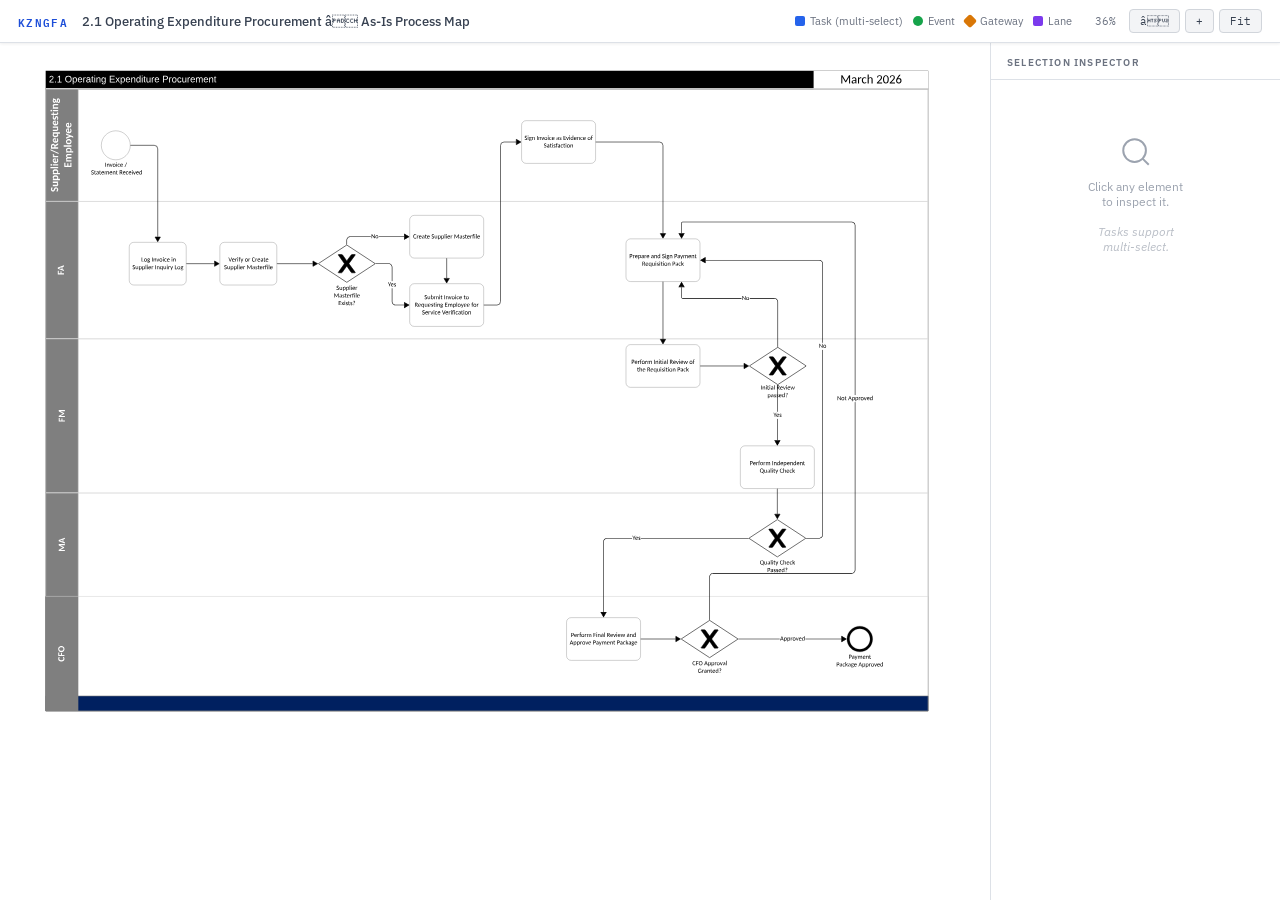
<file: Working maps/Finance/fin-2.1.html>
<!DOCTYPE html>
<html lang="en">
<head>
<meta charset="UTF-8">
<meta name="viewport" content="width=device-width, initial-scale=1.0">
<title>KZNGFA â 2.1 Operating Expenditure Procurement</title>
<style>
@import url('https://fonts.googleapis.com/css2?family=IBM+Plex+Mono:wght@400;600&family=IBM+Plex+Sans:wght@300;400;500;600&display=swap');
:root{--bg:#f0f2f5;--panel:#fff;--border:#dde1e7;--text:#1a1f2e;--muted:#6b7280;--accent:#1d4ed8;--col-task:#2563eb;--col-event:#16a34a;--col-gateway:#d97706;--col-lane:#7c3aed}
*{box-sizing:border-box;margin:0;padding:0}
body{font-family:'IBM Plex Sans',sans-serif;background:var(--bg);color:var(--text);height:100vh;display:flex;flex-direction:column;overflow:hidden}
header{display:flex;align-items:center;gap:14px;padding:9px 18px;background:var(--panel);border-bottom:1px solid var(--border);flex-shrink:0;z-index:10;flex-wrap:wrap;box-shadow:0 1px 3px rgba(0,0,0,.07)}
.logo{font-family:'IBM Plex Mono',monospace;font-size:11px;font-weight:600;letter-spacing:.12em;color:var(--accent);text-transform:uppercase;white-space:nowrap}
.title{font-size:13px;font-weight:500;color:#374151;white-space:nowrap}
.spacer{flex:1;min-width:8px}
.legend{display:flex;gap:10px;align-items:center;flex-wrap:wrap}
.legend-item{display:flex;align-items:center;gap:5px;font-size:11px;color:var(--muted);white-space:nowrap}
.legend-dot{width:10px;height:10px;border-radius:2px;flex-shrink:0}
.controls{display:flex;gap:5px;align-items:center}
#zoom-label{font-family:'IBM Plex Mono',monospace;font-size:11px;color:var(--muted);min-width:38px;text-align:center}
button{background:#f3f4f6;border:1px solid #d1d5db;color:#374151;font-family:'IBM Plex Mono',monospace;font-size:11px;padding:4px 10px;border-radius:4px;cursor:pointer;transition:background .15s}
button:hover{background:#e5e7eb}
main{display:flex;flex:1;overflow:hidden}
#canvas-wrap{flex:1;overflow:auto;position:relative;background:#fff;cursor:grab}
#canvas-wrap:active{cursor:grabbing}
#map-container{position:relative;transform-origin:0 0;display:inline-block;margin:16px}
#overlay{position:absolute;top:0;left:0;pointer-events:none}
.hit{position:absolute;cursor:pointer;pointer-events:all;transition:outline .1s,background .1s}
.hit:hover{outline:2px dashed rgba(0,0,0,.25)}
.hit-task{border-radius:14px;background:transparent}
.hit-task.selected{background:rgba(37,99,235,.18);outline:2.5px solid #2563eb!important;box-shadow:0 0 0 5px rgba(37,99,235,.08)}
.hit-event{border-radius:50%;background:transparent}
.hit-event.selected{background:rgba(22,163,74,.18);outline:2.5px solid #16a34a!important;box-shadow:0 0 0 5px rgba(22,163,74,.08)}
.hit-gateway{background:transparent;transform:rotate(45deg);border-radius:3px}
.hit-gateway:hover{outline:2px dashed rgba(0,0,0,.25)!important}
.hit-gateway.selected{background:rgba(217,119,6,.18);outline:2.5px solid #d97706!important;box-shadow:0 0 0 5px rgba(217,119,6,.08)}
.hit-lane{background:transparent}
.hit-lane:hover{background:rgba(124,58,237,.05);outline:none!important}
.hit-lane.selected{background:rgba(124,58,237,.10);outline:2px solid #7c3aed!important}
#panel{width:290px;flex-shrink:0;background:var(--panel);border-left:1px solid var(--border);display:flex;flex-direction:column;overflow:hidden;box-shadow:-1px 0 4px rgba(0,0,0,.05)}
.panel-head{padding:13px 16px 10px;border-bottom:1px solid var(--border);flex-shrink:0}
.panel-head h3{font-size:10px;font-weight:600;letter-spacing:.12em;text-transform:uppercase;color:var(--muted)}
.panel-body{flex:1;overflow-y:auto;padding:14px 16px}
.empty-state{display:flex;flex-direction:column;align-items:center;justify-content:center;height:200px;gap:10px;color:#9ca3af;text-align:center;font-size:12px}
.card{display:none}
.card.visible{display:block}
.card-badge{display:inline-flex;align-items:center;gap:5px;font-size:10px;font-weight:600;letter-spacing:.08em;text-transform:uppercase;padding:3px 9px;border-radius:3px;margin-bottom:12px}
.badge-task{background:rgba(37,99,235,.10);color:#1d4ed8;border:1px solid rgba(37,99,235,.2)}
.badge-event{background:rgba(22,163,74,.10);color:#15803d;border:1px solid rgba(22,163,74,.2)}
.badge-gateway{background:rgba(217,119,6,.10);color:#b45309;border:1px solid rgba(217,119,6,.2)}
.badge-lane{background:rgba(124,58,237,.10);color:#6d28d9;border:1px solid rgba(124,58,237,.2)}
.card-title{font-size:15px;font-weight:600;color:#111827;margin-bottom:5px;line-height:1.3}
.card-sub{font-size:11px;color:var(--muted);margin-bottom:14px;line-height:1.5}
hr{border:none;border-top:1px solid var(--border);margin:12px 0}
.field{margin-bottom:10px}
.fl{font-size:10px;font-weight:600;letter-spacing:.08em;text-transform:uppercase;color:var(--muted);margin-bottom:3px}
.fv{font-size:12px;color:#374151;line-height:1.4}
.multi-header{font-size:11px;color:var(--muted);margin-bottom:10px}
.chip{display:inline-flex;align-items:center;gap:4px;background:rgba(37,99,235,.07);border:1px solid rgba(37,99,235,.2);color:#1d4ed8;font-size:11px;padding:4px 8px;border-radius:4px;margin:3px 3px 3px 0;cursor:pointer;transition:background .1s;line-height:1.3}
.chip:hover{background:rgba(37,99,235,.14)}
.chip-x{font-size:14px;line-height:1;opacity:.5;margin-left:1px}
.clear-btn{margin-top:12px;width:100%;background:#f9fafb;border:1px solid var(--border);color:var(--muted);font-size:11px;padding:7px;border-radius:4px;cursor:pointer;font-family:'IBM Plex Sans',sans-serif;transition:background .1s}
.clear-btn:hover{background:#f3f4f6}
::-webkit-scrollbar{width:5px;height:5px}
::-webkit-scrollbar-track{background:transparent}
::-webkit-scrollbar-thumb{background:#d1d5db;border-radius:3px}
</style>
</head>
<body>
<header>
<div class="logo">KZNGFA</div>
<div class="title">2.1 Operating Expenditure Procurement â As-Is Process Map</div>
<div class="spacer"></div>
<div class="legend">
<div class="legend-item"><div class="legend-dot" style="background:var(--col-task)"></div>Task (multi-select)</div>
<div class="legend-item"><div class="legend-dot" style="background:var(--col-event);border-radius:50%"></div>Event</div>
<div class="legend-item"><div class="legend-dot" style="background:var(--col-gateway);transform:rotate(45deg)"></div>Gateway</div>
<div class="legend-item"><div class="legend-dot" style="background:var(--col-lane)"></div>Lane</div>
</div>
<div class="controls">
<span id="zoom-label">100%</span>
<button onclick="zoom(-0.15)">â</button>
<button onclick="zoom(+0.15)">+</button>
<button onclick="fitScreen()">Fit</button>
</div>
</header>
<main>
<div id="canvas-wrap">
<div id="map-container">
<div id="svg-wrap"><svg xmlns="http://www.w3.org/2000/svg" xmlns:xlink="http://www.w3.org/1999/xlink" xmlns:lucid="lucid" width="2646" height="1871"><g transform="translate(0 0)" lucid:page-tab-id="O6rkk4bvrglia"><path d="M0 0h2646v1871H0z" fill="#fff"/><path d="M83.34 1790.1a.83.83 0 0 1 .83-.84H2561.5a.83.83 0 0 1 .83.83v40.83a.83.83 0 0 1-.83.83H84.17a.83.83 0 0 1-.83-.83z" fill="#fff" fill-opacity="0"/><path d="M83.34 1830.93a.83.83 0 0 0 .83.83H2561.5a.83.83 0 0 0 .83-.83v-40.84a.83.83 0 0 0-.83-.84H84.17a.83.83 0 0 0-.83.83z" stroke="#7f7f7f" stroke-width="1.67" fill="#002060"/><path d="M83.34 33.23h2479v51.94h-2479z" fill="#fff" fill-opacity="0"/><path d="M83.34 85.17h2479V33.23h-2479z"/><path d="M2240.42 33.23h321.9v51.94h-321.9z" fill="#fff" fill-opacity="0"/><path d="M2240.42 85.17h321.9V33.23h-321.9z" fill="#fff"/><use xlink:href="#a" transform="matrix(1,0,0,1,2249.437396,42.11059500000001) translate(65.917998046875 26.39)"/><use xlink:href="#b" transform="matrix(1,0,0,1,2249.437396,42.11059500000001) translate(166.989658203125 26.39)"/><path d="M2393.43 1599.65h168.9v188h-168.9z" fill="#fff" fill-opacity="0"/><path d="M2393.43 1787.66h168.9v-188h-168.9z" fill="url(#c)"/><path d="M83.34 84.3a.83.83 0 0 1 .83-.83H2561.5a.83.83 0 0 1 .83.83v1746.6a.83.83 0 0 1-.83.84H84.17a.83.83 0 0 1-.83-.83z" fill="#fff" fill-opacity="0"/><path d="M83.34 1830.9a.83.83 0 0 0 .83.84H2561.5a.83.83 0 0 0 .83-.83V84.3a.83.83 0 0 0-.83-.83H84.17a.83.83 0 0 0-.83.83z" stroke="#7f7f7f" stroke-width="1.67" fill-opacity="0"/><path d="M83.34 1830.08V85.13z" stroke="#7f7f7f" stroke-width="1.67"/><path d="M83.34 84.3a.83.83 0 0 1 .83-.83H2561.5a.83.83 0 0 1 .83.83v1746.6a.83.83 0 0 1-.83.84H84.17a.83.83 0 0 1-.83-.83z" fill="#fff" fill-opacity="0"/><path d="M83.34 1830.9a.83.83 0 0 0 .83.84H2561.5a.83.83 0 0 0 .83-.83V84.3a.83.83 0 0 0-.83-.83H84.17a.83.83 0 0 0-.83.83z" fill="#fff" fill-opacity="0"/><path d="M83.34 84.3a.83.83 0 0 1 .83-.83H2561.5a.83.83 0 0 1 .83.83v315a.83.83 0 0 1-.83.83H84.17a.83.83 0 0 1-.83-.83z" fill="#fff" fill-opacity="0"/><path d="M83.34 399.3a.83.83 0 0 0 .83.83H2561.5a.83.83 0 0 0 .83-.83v-315a.83.83 0 0 0-.83-.83H84.17a.83.83 0 0 0-.83.83z" stroke="#d8d8d8" stroke-width="1.67" fill="#7f7f7f" fill-opacity="0"/><path d="M173.4 400.13a1.66 1.66 0 0 0 1.66-1.66V85.13a1.66 1.66 0 0 0-1.66-1.66H85a1.66 1.66 0 0 0-1.66 1.66v313.34a1.66 1.66 0 0 0 1.66 1.66z" stroke="#d8d8d8" stroke-width="1.67" fill="#7f7f7f"/><use xlink:href="#d" transform="matrix(-0.000003673205103813548,-0.9999999999932537,0.9999999999932537,-0.000003673205103813548,91.83343490388032,391.7811372523962) translate(18.07111816406251 26.611499999999996)"/><use xlink:href="#e" transform="matrix(-0.000003673205103813548,-0.9999999999932537,0.9999999999932537,-0.000003673205103813548,91.83343490388032,391.7811372523962) translate(86.46602783203124 63.9435)"/><path d="M83.34 400.96a.83.83 0 0 1 .83-.83H2561.5a.83.83 0 0 1 .83.83V785.1a.83.83 0 0 1-.83.82H84.17a.83.83 0 0 1-.83-.83z" fill="#fff" fill-opacity="0"/><path d="M83.34 785.1a.83.83 0 0 0 .83.82H2561.5a.83.83 0 0 0 .83-.83V400.95a.83.83 0 0 0-.83-.83H84.17a.83.83 0 0 0-.83.83z" stroke="#d8d8d8" stroke-width="1.67" fill="#7f7f7f" fill-opacity="0"/><path d="M173.4 785.92a1.66 1.66 0 0 0 1.66-1.66V401.8a1.66 1.66 0 0 0-1.66-1.67H85a1.66 1.66 0 0 0-1.66 1.66v382.46a1.66 1.66 0 0 0 1.66 1.66z" stroke="#d8d8d8" stroke-width="1.67" fill="#7f7f7f"/><use xlink:href="#f" transform="matrix(-0.000003673205103813548,-0.9999999999932537,0.9999999999932537,-0.000003673205103813548,90.53954383319922,776.4746374560848) translate(170.05430908203124 44.167500000000004)"/><path d="M83.34 786.75a.83.83 0 0 1 .83-.83H2561.5a.83.83 0 0 1 .83.83v431.45a.83.83 0 0 1-.83.83H84.17a.83.83 0 0 1-.83-.83z" fill="#fff" fill-opacity="0"/><path d="M83.34 1218.2a.83.83 0 0 0 .83.83H2561.5a.83.83 0 0 0 .83-.83V786.75a.83.83 0 0 0-.83-.83H84.17a.83.83 0 0 0-.83.83z" stroke="#d8d8d8" stroke-width="1.67" fill="#7f7f7f" fill-opacity="0"/><path d="M173.4 1219.03a1.66 1.66 0 0 0 1.66-1.66v-429.8a1.66 1.66 0 0 0-1.66-1.65H85a1.66 1.66 0 0 0-1.66 1.66v429.8a1.66 1.66 0 0 0 1.66 1.65z" stroke="#d8d8d8" stroke-width="1.67" fill="#7f7f7f"/><use xlink:href="#g" transform="matrix(-0.000003673205103813548,-0.9999999999932537,0.9999999999932537,-0.000003673205103813548,93.19197689195266,1210.7136368155234) translate(190.7243408203125 44.167500000000004)"/><path d="M83.34 1219.86a.83.83 0 0 1 .83-.83H2561.5a.83.83 0 0 1 .83.83v288.95a.83.83 0 0 1-.83.84H84.17a.83.83 0 0 1-.83-.83z" fill="#fff" fill-opacity="0"/><path d="M83.34 1508.8a.83.83 0 0 0 .83.84H2561.5a.83.83 0 0 0 .83-.83v-288.94a.83.83 0 0 0-.83-.83H84.17a.83.83 0 0 0-.83.83z" stroke="#d8d8d8" stroke-width="1.67" fill="#7f7f7f" fill-opacity="0"/><path d="M173.4 1509.64a1.66 1.66 0 0 0 1.66-1.66v-287.3a1.66 1.66 0 0 0-1.66-1.65H85a1.66 1.66 0 0 0-1.66 1.66v287.28a1.66 1.66 0 0 0 1.66 1.66z" stroke="#d8d8d8" stroke-width="1.67" fill="#7f7f7f"/><use xlink:href="#h" transform="matrix(-0.000003673205103813548,-0.9999999999932537,0.9999999999932537,-0.000003673205103813548,93.09712982156498,1500.8249401671048) translate(116.76446044921875 44.167500000000004)"/><path d="M83.34 1509.64h2479v322.1h-2479z" fill="#fff" fill-opacity="0"/><path d="M83.34 1831.74h2479v-322.1h-2479z" fill="#7f7f7f" fill-opacity="0"/><path d="M175.06 1831.74v-322.1H83.34v322.1z" fill="#7f7f7f"/><use xlink:href="#i" transform="matrix(-0.000003673205103813548,-0.9999999999932537,0.9999999999932537,-0.000003673205103813548,91.83672800975592,1823.1461372439899) translate(130.4008837890625 44.167500000000004)"/><path d="M175.8 83.47h2386.53v1748.27H175.8z" fill="#fff" fill-opacity="0"/><path d="M175.8 1831.74h2386.53V83.47H175.8z" fill="none"/><path d="M83.34 84.3a.83.83 0 0 1 .83-.83H2561.5a.83.83 0 0 1 .83.83v.34a.83.83 0 0 1-.83.83H84.17a.83.83 0 0 1-.83-.83z" fill="#fff" fill-opacity="0"/><path d="M84.17 83.47H2561.5z" stroke="#d8d8d8" stroke-width="1.67" fill="#fff"/><path d="M20.35 34.98h905.63v50H20.35z" fill="#fff" fill-opacity="0"/><path d="M20.35 34.98h905.63v50H20.35z" fill-opacity="0"/><use xlink:href="#j" transform="matrix(1,0,0,1,29.402380000000004,43.876) translate(63 21.834)"/><use xlink:href="#k" transform="matrix(1,0,0,1,29.402380000000004,43.876) translate(107.45 21.834)"/><use xlink:href="#l" transform="matrix(1,0,0,1,29.402380000000004,43.876) translate(231.7618333333333 21.834)"/><use xlink:href="#m" transform="matrix(1,0,0,1,29.402380000000004,43.876) translate(381.26199999999994 21.834)"/><path d="M239.6 201.98a.27.27 0 0 1 .27-.27h80.95a.27.27 0 0 1 .27.28v80.96a.27.27 0 0 1-.28.26h-80.95a.27.27 0 0 1-.28-.26z" fill="#fff" fill-opacity="0"/><path d="M321.1 242.46c0-22.5-18.26-40.75-40.76-40.75-22.5 0-40.74 18.26-40.74 40.76 0 22.5 18.25 40.74 40.74 40.74 22.5 0 40.75-18.25 40.75-40.74z" stroke="#000" stroke-width=".53" fill="#fff"/><path d="M239.6 283.2v-79.9a1.6 1.6 0 0 1 1.6-1.6h78.3a1.6 1.6 0 0 1 1.6 1.6v79.9" fill="none"/><use xlink:href="#n" transform="matrix(1,0,0,1,203.81800000000004,287.606) translate(45.9501123046875 15.276999999999997)"/><use xlink:href="#o" transform="matrix(1,0,0,1,203.81800000000004,287.606) translate(101.1827099609375 15.276999999999997)"/><use xlink:href="#p" transform="matrix(1,0,0,1,203.81800000000004,287.606) translate(3.114897460937499 36.613)"/><use xlink:href="#q" transform="matrix(1,0,0,1,203.81800000000004,287.606) translate(7.1344970703124995 36.613)"/><use xlink:href="#r" transform="matrix(1,0,0,1,203.81800000000004,287.606) translate(86.2068798828125 36.613)"/><path d="M318.1 527.7a12.8 12.8 0 0 1 12.8-12.8h134.4a12.8 12.8 0 0 1 12.8 12.82v94.4a12.8 12.8 0 0 1-12.8 12.8H330.9a12.8 12.8 0 0 1-12.8-12.8z" fill="#fff" fill-opacity="0"/><path d="M318.1 622.1a12.8 12.8 0 0 0 12.8 12.8h134.4a12.8 12.8 0 0 0 12.8-12.78v-94.4a12.8 12.8 0 0 0-12.8-12.8H330.9a12.8 12.8 0 0 0-12.8 12.8z" stroke="#000" stroke-width=".53" fill="#fff"/><path d="M318.1 634.9v-94.38a25.6 25.6 0 0 1 25.6-25.6h108.8a25.6 25.6 0 0 1 25.6 25.6v94.4" fill="none"/><use xlink:href="#p" transform="matrix(1,0,0,1,322.59000000000003,519.355) translate(25.043110351562497 49.776999999999994)"/><use xlink:href="#s" transform="matrix(1,0,0,1,322.59000000000003,519.355) translate(29.062709960937497 49.776999999999994)"/><use xlink:href="#t" transform="matrix(1,0,0,1,322.59000000000003,519.355) translate(58.3024755859375 49.776999999999994)"/><use xlink:href="#u" transform="matrix(1,0,0,1,322.59000000000003,519.355) translate(113.53507324218751 49.776999999999994)"/><use xlink:href="#v" transform="matrix(1,0,0,1,322.59000000000003,519.355) translate(4.211513671874982 71.113)"/><use xlink:href="#w" transform="matrix(1,0,0,1,322.59000000000003,519.355) translate(67.6308984375 71.113)"/><use xlink:href="#x" transform="matrix(1,0,0,1,322.59000000000003,519.355) translate(122.5683203125 71.113)"/><path d="M322.16 242.46h65.95a10 10 0 0 1 10 10v246.8" stroke="#000" stroke-width="1.6" fill="none"/><path d="M322.18 243.23h-.86l.04-.77-.05-.78h.88z" stroke="#000" stroke-width=".05"/><path d="M398.1 513.05l-7.5-13h15z" stroke="#000" stroke-width="1.6"/><path d="M572.6 527.7a12.8 12.8 0 0 1 12.8-12.8h134.4a12.8 12.8 0 0 1 12.8 12.82v94.4a12.8 12.8 0 0 1-12.8 12.8H585.4a12.8 12.8 0 0 1-12.8-12.8z" fill="#fff" fill-opacity="0"/><path d="M572.6 622.1a12.8 12.8 0 0 0 12.8 12.8h134.4a12.8 12.8 0 0 0 12.8-12.78v-94.4a12.8 12.8 0 0 0-12.8-12.8H585.4a12.8 12.8 0 0 0-12.8 12.8z" stroke="#000" stroke-width=".53" fill="#fff"/><path d="M572.6 634.9v-94.38a25.6 25.6 0 0 1 25.6-25.6H707a25.6 25.6 0 0 1 25.6 25.6v94.4" fill="none"/><use xlink:href="#y" transform="matrix(1,0,0,1,577.078,519.355) translate(19.621425781249997 49.776999999999994)"/><use xlink:href="#z" transform="matrix(1,0,0,1,577.078,519.355) translate(65.52994140625 49.776999999999994)"/><use xlink:href="#A" transform="matrix(1,0,0,1,577.078,519.355) translate(85.124404296875 49.776999999999994)"/><use xlink:href="#v" transform="matrix(1,0,0,1,577.078,519.355) translate(7.432402343749999 71.113)"/><use xlink:href="#B" transform="matrix(1,0,0,1,577.078,519.355) translate(70.85178710937501 71.113)"/><path d="M479.18 574.9h77.76" stroke="#000" stroke-width="1.6" fill="none"/><path d="M479.2 575.7h-.82v-1.56h.82z" stroke="#000" stroke-width=".05"/><path d="M570.73 574.9l-13 7.5v-15z" stroke="#000" stroke-width="1.6"/><path d="M733.66 574.9h99.7" stroke="#000" stroke-width="1.6" fill="none"/><path d="M733.68 575.7h-.82v-1.56h.82z" stroke="#000" stroke-width=".05"/><path d="M847.16 574.9l-13 7.5v-15z" stroke="#000" stroke-width="1.6"/><path d="M849.13 523.3a.8.8 0 0 1 .8-.8h158.4a.8.8 0 0 1 .8.8v103.23a.8.8 0 0 1-.8.8h-158.4a.8.8 0 0 1-.8-.8z" fill="#fff" fill-opacity="0"/><path d="M928.47 626.9a1.22 1.22 0 0 0 1.33 0l78.67-51.55a.52.52 0 0 0 0-.87l-78.67-51.54a1.22 1.22 0 0 0-1.33 0l-78.67 51.54a.52.52 0 0 0 0 .87z" stroke="#000" stroke-width="1.6" fill="#fff"/><path d="M906.1 549.23a.82.82 0 0 0-.68 1.3l16.38 22.98a2.25 2.25 0 0 1 0 2.62l-16.38 23.07a.84.84 0 0 0 .67 1.3l7.83.08a3.05 3.05 0 0 0 2.53-1.3l11.75-16.66a1.1 1.1 0 0 1 1.83 0l11.32 16.65a3 3 0 0 0 2.5 1.3l8.32-.06a.82.82 0 0 0 .66-1.3l-17-23.1a2.17 2.17 0 0 1 0-2.58l17-23a.8.8 0 0 0-.66-1.3H944a3.2 3.2 0 0 0-2.54 1.3l-11.37 15.25a1.16 1.16 0 0 1-1.9-.02l-10.78-15.2a3.1 3.1 0 0 0-2.53-1.32z" stroke="#000" stroke-width="1.6"/><path d="M849.13 627.33V524.1a1.6 1.6 0 0 1 1.6-1.6h156.8a1.6 1.6 0 0 1 1.6 1.6v103.23" fill="none"/><use xlink:href="#C" transform="matrix(1,0,0,1,866.894,635.2939999999999) translate(32.800107421875 13.335)"/><use xlink:href="#D" transform="matrix(1,0,0,1,866.894,635.2939999999999) translate(25.642094726562497 34.67100000000001)"/><use xlink:href="#E" transform="matrix(1,0,0,1,866.894,635.2939999999999) translate(38.3172900390625 56.007000000000005)"/><path d="M1057.15 681.13l.12 1.47.34 1.4.56 1.35.76 1.23.94 1.1 1.1.94 1.23.75 1.33.56 1.4.34 1.48.1h23.77v1.56h-23.82l-1.66-.13-1.65-.4-1.57-.64-1.44-.88-1.28-1.1-1.1-1.3-.88-1.43-.65-1.56-.4-1.66-.13-1.65v-38.12h1.55zm-9.1-106.86l1.66.4 1.57.64 1.44.9 1.3 1.1 1.1 1.28.88 1.44.65 1.57.4 1.63.12 1.65v40.42h-1.55v-40.35l-.1-1.48-.35-1.4-.56-1.34-.76-1.24-.94-1.1-1.1-.95-1.23-.75-1.34-.56-1.4-.33-1.48-.1h-36.04v-1.56h36.1z" stroke="#000" stroke-width=".05"/><path d="M1010.33 575.7h-1.07l.22-.48.03-.3-.02-.3-.2-.46 1.05-.02z"/><path stroke="#000" stroke-width=".05"/><path d="M1103.96 691.16l-13 7.5v-15z"/><path d="M1105.5 691.16l-15.3 8.84v-17.68zm-13.75 6.16l10.66-6.16-10.65-6.16z" stroke="#000" stroke-width=".05"/><use xlink:href="#F" transform="matrix(1,0,0,1,1044.7836689453125,625.3023069215295) translate(0.005000000000000782 13.335)"/><path d="M1105.83 643.96a12.8 12.8 0 0 1 12.8-12.8h182.27a12.8 12.8 0 0 1 12.8 12.8v94.4a12.8 12.8 0 0 1-12.8 12.8h-182.27a12.8 12.8 0 0 1-12.8-12.8z" fill="#fff" fill-opacity="0"/><path d="M1105.83 738.36a12.8 12.8 0 0 0 12.8 12.8h182.27a12.8 12.8 0 0 0 12.8-12.8v-94.4a12.8 12.8 0 0 0-12.8-12.8h-182.27a12.8 12.8 0 0 0-12.8 12.8z" stroke="#000" stroke-width=".53" fill="#fff"/><path d="M1105.83 751.16v-94.4a25.6 25.6 0 0 1 25.6-25.6h156.67a25.6 25.6 0 0 1 25.6 25.6v94.4" fill="none"/><use xlink:href="#G" transform="matrix(1,0,0,1,1110.1923540000003,635.5980000000001) translate(36.749101562499995 39.108999999999995)"/><use xlink:href="#t" transform="matrix(1,0,0,1,1110.1923540000003,635.5980000000001) translate(91.86015625 39.108999999999995)"/><use xlink:href="#H" transform="matrix(1,0,0,1,1110.1923540000003,635.5980000000001) translate(147.09275390625 39.108999999999995)"/><use xlink:href="#I" transform="matrix(1,0,0,1,1110.1923540000003,635.5980000000001) translate(9.501772460937474 60.445)"/><use xlink:href="#J" transform="matrix(1,0,0,1,1110.1923540000003,635.5980000000001) translate(93.7397314453125 60.445)"/><use xlink:href="#K" transform="matrix(1,0,0,1,1110.1923540000003,635.5980000000001) translate(168.8706494140625 60.445)"/><use xlink:href="#L" transform="matrix(1,0,0,1,1110.1923540000003,635.5980000000001) translate(30.407163085937498 81.781)"/><use xlink:href="#M" transform="matrix(1,0,0,1,1110.1923540000003,635.5980000000001) translate(86.2822021484375 81.781)"/><path d="M997.54 499.96h-58.38l-1.47.12-1.42.34-1.33.55-1.24.76-1.1.94-.93 1.1-.75 1.23-.56 1.34-.34 1.4-.1 1.48v11.92h-1.56v-11.98l.13-1.66.38-1.64.65-1.56.88-1.45 1.1-1.28 1.3-1.1 1.44-.88 1.56-.66 1.65-.4 1.65-.13h58.44zm92.63 0h-71.78v-1.55h71.77z" stroke="#000" stroke-width=".05"/><path d="M929.9 522.1l-.3-.1-.23-.05h-.47l-.23.04-.23.06-.08-.94h1.55z"/><path stroke="#000" stroke-width=".05"/><path d="M1103.96 499.2l-13 7.5v-15z"/><path d="M1105.5 499.2l-15.3 8.83v-17.68zm-13.75 6.15l10.66-6.16-10.65-6.17z" stroke="#000" stroke-width=".05"/><use xlink:href="#N" transform="matrix(1,0,0,1,997.5374462417228,490.29900000000004) translate(0.005000000000000782 13.335)"/><path d="M1105.83 452a12.8 12.8 0 0 1 12.8-12.8h182.27a12.8 12.8 0 0 1 12.8 12.8v94.4a12.8 12.8 0 0 1-12.8 12.8h-182.27a12.8 12.8 0 0 1-12.8-12.8z" fill="#fff" fill-opacity="0"/><path d="M1105.83 546.4a12.8 12.8 0 0 0 12.8 12.8h182.27a12.8 12.8 0 0 0 12.8-12.8V452a12.8 12.8 0 0 0-12.8-12.8h-182.27a12.8 12.8 0 0 0-12.8 12.8z" stroke="#000" stroke-width=".53" fill="#fff"/><path d="M1105.83 559.2v-94.4a25.6 25.6 0 0 1 25.6-25.6h156.67a25.6 25.6 0 0 1 25.6 25.6v94.4" fill="none"/><use xlink:href="#O" transform="matrix(1,0,0,1,1110.1923540000003,443.62899999999996) translate(5.295517578124986 60.445)"/><use xlink:href="#v" transform="matrix(1,0,0,1,1110.1923540000003,443.62899999999996) translate(56.56928710937499 60.445)"/><use xlink:href="#B" transform="matrix(1,0,0,1,1110.1923540000003,443.62899999999996) translate(119.988671875 60.445)"/><path d="M1209.76 560.25v55.25" stroke="#000" stroke-width="1.6" fill="none"/><path d="M1210.54 560.27H1209v-.82h1.54z" stroke="#000" stroke-width=".05"/><path d="M1209.76 629.3l-7.5-13h15z" stroke="#000" stroke-width="1.6"/><path d="M1314.77 691.16h36.17a10 10 0 0 0 10-10V243.2a10 10 0 0 1 10-10h33.56" stroke="#000" stroke-width="1.6" fill="none"/><path d="M1314.8 691.93h-.83v-1.55h.82z" stroke="#000" stroke-width=".05"/><path d="M1418.3 233.2l-13 7.5v-15z" stroke="#000" stroke-width="1.6"/><path d="M1420.16 186a12.8 12.8 0 0 1 12.8-12.8h182.27a12.8 12.8 0 0 1 12.8 12.8v94.4a12.8 12.8 0 0 1-12.8 12.8h-182.27a12.8 12.8 0 0 1-12.8-12.8z" fill="#fff" fill-opacity="0"/><path d="M1420.16 280.4a12.8 12.8 0 0 0 12.8 12.8h182.27a12.8 12.8 0 0 0 12.8-12.8V186a12.8 12.8 0 0 0-12.8-12.8h-182.27a12.8 12.8 0 0 0-12.8 12.8z" stroke="#000" stroke-width=".53" fill="#fff"/><path d="M1420.16 293.2v-94.4a25.6 25.6 0 0 1 25.6-25.6h156.67a25.6 25.6 0 0 1 25.6 25.6v94.4" fill="none"/><use xlink:href="#P" transform="matrix(1,0,0,1,1424.5223540000002,177.64499999999998) translate(3.6025976562499977 49.776999999999994)"/><use xlink:href="#t" transform="matrix(1,0,0,1,1424.5223540000002,177.64499999999998) translate(37.5825390625 49.776999999999994)"/><use xlink:href="#Q" transform="matrix(1,0,0,1,1424.5223540000002,177.64499999999998) translate(92.81513671875 49.776999999999994)"/><use xlink:href="#R" transform="matrix(1,0,0,1,1424.5223540000002,177.64499999999998) translate(112.305419921875 49.776999999999994)"/><use xlink:href="#S" transform="matrix(1,0,0,1,1424.5223540000002,177.64499999999998) translate(180.595205078125 49.776999999999994)"/><use xlink:href="#T" transform="matrix(1,0,0,1,1424.5223540000002,177.64499999999998) translate(57.8932373046875 71.113)"/><path d="M1629.1 233.2h178.22a10 10 0 0 1 10 10v246.32" stroke="#000" stroke-width="1.6" fill="none"/><path d="M1629.12 233.98h-.82v-1.55h.82z" stroke="#000" stroke-width=".05"/><path d="M1817.32 503.3l-7.5-12.98h15z" stroke="#000" stroke-width="1.6"/><path d="M1713.4 517.97a12.8 12.8 0 0 1 12.8-12.8h182.26a12.8 12.8 0 0 1 12.8 12.8v94.4a12.8 12.8 0 0 1-12.8 12.8H1726.2a12.8 12.8 0 0 1-12.8-12.8z" fill="#fff" fill-opacity="0"/><path d="M1713.4 612.37a12.8 12.8 0 0 0 12.8 12.8h182.26a12.8 12.8 0 0 0 12.8-12.8v-94.4a12.8 12.8 0 0 0-12.8-12.8H1726.2a12.8 12.8 0 0 0-12.8 12.8z" stroke="#000" stroke-width=".53" fill="#fff"/><path d="M1713.4 625.17v-94.4a25.6 25.6 0 0 1 25.6-25.6h156.66a25.6 25.6 0 0 1 25.6 25.6v94.4" fill="none"/><use xlink:href="#U" transform="matrix(1,0,0,1,1717.751354,509.613) translate(4.948251953124995 49.776999999999994)"/><use xlink:href="#V" transform="matrix(1,0,0,1,1717.751354,509.613) translate(65.63291992187499 49.776999999999994)"/><use xlink:href="#W" transform="matrix(1,0,0,1,1717.751354,509.613) translate(96.852099609375 49.776999999999994)"/><use xlink:href="#X" transform="matrix(1,0,0,1,1717.751354,509.613) translate(130.832041015625 49.776999999999994)"/><use xlink:href="#Y" transform="matrix(1,0,0,1,1717.751354,509.613) translate(40.66018066406249 71.113)"/><use xlink:href="#Z" transform="matrix(1,0,0,1,1717.751354,509.613) translate(125.4190380859375 71.113)"/><path d="M1817.32 626.24v160.4" stroke="#000" stroke-width="1.6" fill="none"/><path d="M1818.1 626.26h-1.55v-.82h1.55z" stroke="#000" stroke-width=".05"/><path d="M1817.32 800.42l-7.5-13h15z" stroke="#000" stroke-width="1.6"/><path d="M1713.4 815.08a12.8 12.8 0 0 1 12.8-12.8h182.26a12.8 12.8 0 0 1 12.8 12.8v94.4a12.8 12.8 0 0 1-12.8 12.8H1726.2a12.8 12.8 0 0 1-12.8-12.8z" fill="#fff" fill-opacity="0"/><path d="M1713.4 909.48a12.8 12.8 0 0 0 12.8 12.8h182.26a12.8 12.8 0 0 0 12.8-12.8v-94.4a12.8 12.8 0 0 0-12.8-12.8H1726.2a12.8 12.8 0 0 0-12.8 12.8z" stroke="#000" stroke-width=".53" fill="#fff"/><path d="M1713.4 922.28v-94.4a25.6 25.6 0 0 1 25.6-25.6h156.66a25.6 25.6 0 0 1 25.6 25.6v94.4" fill="none"/><use xlink:href="#aa" transform="matrix(1,0,0,1,1717.751354,806.724) translate(10.608681640624994 49.776999999999994)"/><use xlink:href="#ab" transform="matrix(1,0,0,1,1717.751354,806.724) translate(73.33353515625 49.776999999999994)"/><use xlink:href="#ac" transform="matrix(1,0,0,1,1717.751354,806.724) translate(117.88771484375 49.776999999999994)"/><use xlink:href="#S" transform="matrix(1,0,0,1,1717.751354,806.724) translate(173.58912109375 49.776999999999994)"/><use xlink:href="#ad" transform="matrix(1,0,0,1,1717.751354,806.724) translate(26.57855957031248 71.113)"/><use xlink:href="#Y" transform="matrix(1,0,0,1,1717.751354,806.724) translate(54.74180175781248 71.113)"/><use xlink:href="#Z" transform="matrix(1,0,0,1,1717.751354,806.724) translate(139.5006591796875 71.113)"/><path d="M2059.84 810.67a.8.8 0 0 1 .8-.8h158.4a.8.8 0 0 1 .8.8V913.9a.8.8 0 0 1-.8.8h-158.4a.8.8 0 0 1-.8-.8z" fill="#fff" fill-opacity="0"/><path d="M2139.17 914.26a1.22 1.22 0 0 0 1.34 0l78.67-51.54a.52.52 0 0 0 0-.87l-78.66-51.54a1.22 1.22 0 0 0-1.33 0l-78.66 51.55a.52.52 0 0 0 0 .87z" stroke="#000" stroke-width="1.6" fill="#fff"/><path d="M2116.8 836.6a.82.82 0 0 0-.67 1.3l16.38 22.98a2.25 2.25 0 0 1 .02 2.6l-16.4 23.08a.84.84 0 0 0 .68 1.32l7.84.07a3.05 3.05 0 0 0 2.53-1.3L2138.9 870a1.1 1.1 0 0 1 1.82 0l11.32 16.64a3 3 0 0 0 2.5 1.3l8.32-.06a.82.82 0 0 0 .65-1.3l-16.98-23.1a2.17 2.17 0 0 1 0-2.6l16.98-23a.8.8 0 0 0-.65-1.28h-8.16a3.2 3.2 0 0 0-2.55 1.28l-11.37 15.26a1.16 1.16 0 0 1-1.88-.02l-10.8-15.2a3.1 3.1 0 0 0-2.52-1.32z" stroke="#000" stroke-width="1.6"/><path d="M2059.84 914.7V811.47a1.6 1.6 0 0 1 1.6-1.6h156.8a1.6 1.6 0 0 1 1.6 1.6V914.7" fill="none"/><use xlink:href="#ae" transform="matrix(1,0,0,1,2077.283,915.325) translate(14.382006835937503 13.335)"/><use xlink:href="#af" transform="matrix(1,0,0,1,2077.283,915.325) translate(58.936186523437506 13.335)"/><use xlink:href="#ag" transform="matrix(1,0,0,1,2077.283,915.325) translate(33.4034814453125 34.67100000000001)"/><path d="M1922.33 862.28h121.75" stroke="#000" stroke-width="1.6" fill="none"/><path d="M1922.35 863.06h-.82v-1.55h.82z" stroke="#000" stroke-width=".05"/><path d="M2057.87 862.28l-13 7.5v-15z" stroke="#000" stroke-width="1.6"/><path d="M2139.47 1070.94h-1.55l.45-61.26h1.55zm1.14-154.88l-.55 75.84h-1.55l.56-75.85z" stroke="#000" stroke-width=".05"/><path d="M2139.38 915.2l.23.04.24.02h.24l.23-.06.23-.06.08.95-1.54-.03v-.97z"/><path stroke="#000" stroke-width=".05"/><path d="M2146.2 1071.8l-7.6 12.93-7.4-13.05z"/><path d="M2147.54 1071.03l-8.96 15.25-8.73-15.38zm-8.93 12.15l6.24-10.62-12.3-.1z" stroke="#000" stroke-width=".05"/><use xlink:href="#F" transform="matrix(1,0,0,1,2127.618668945312,991.902302686069) translate(0.005000000000000782 13.335)"/><path d="M2034.65 1099.4a12.8 12.8 0 0 1 12.8-12.8h182.27a12.8 12.8 0 0 1 12.8 12.8v94.4a12.8 12.8 0 0 1-12.8 12.8h-182.27a12.8 12.8 0 0 1-12.8-12.8z" fill="#fff" fill-opacity="0"/><path d="M2034.65 1193.8a12.8 12.8 0 0 0 12.8 12.8h182.27a12.8 12.8 0 0 0 12.8-12.8v-94.4a12.8 12.8 0 0 0-12.8-12.8h-182.27a12.8 12.8 0 0 0-12.8 12.8z" stroke="#000" stroke-width=".53" fill="#fff"/><path d="M2034.65 1206.6v-94.4a25.6 25.6 0 0 1 25.6-25.6h156.67a25.6 25.6 0 0 1 25.6 25.6v94.4" fill="none"/><use xlink:href="#aa" transform="matrix(1,0,0,1,2039.0113540000002,1091.031) translate(21.7081591796875 49.776999999999994)"/><use xlink:href="#ah" transform="matrix(1,0,0,1,2039.0113540000002,1091.031) translate(84.4330126953125 49.776999999999994)"/><use xlink:href="#ai" transform="matrix(1,0,0,1,2039.0113540000002,1091.031) translate(49.86271972656249 71.113)"/><use xlink:href="#aj" transform="matrix(1,0,0,1,2039.0113540000002,1091.031) translate(105.8679833984375 71.113)"/><path d="M2058.58 1294.56a.8.8 0 0 1 .8-.8h158.4a.8.8 0 0 1 .8.8v103.23a.8.8 0 0 1-.8.8h-158.4a.8.8 0 0 1-.8-.8z" fill="#fff" fill-opacity="0"/><path d="M2137.9 1398.15a1.22 1.22 0 0 0 1.35 0l78.66-51.54a.52.52 0 0 0 0-.87l-78.65-51.53a1.22 1.22 0 0 0-1.34 0l-78.65 51.53a.52.52 0 0 0 0 .88z" stroke="#000" stroke-width="1.6" fill="#fff"/><path d="M2115.54 1320.5a.82.82 0 0 0-.67 1.3l16.38 22.97a2.25 2.25 0 0 1 0 2.6l-16.38 23.08a.84.84 0 0 0 .67 1.32l7.84.07a3.05 3.05 0 0 0 2.53-1.3l11.76-16.66a1.1 1.1 0 0 1 1.82 0l11.32 16.65a3 3 0 0 0 2.5 1.3l8.32-.06a.82.82 0 0 0 .66-1.3l-17-23.1a2.17 2.17 0 0 1 0-2.6l17-23a.8.8 0 0 0-.66-1.28h-8.16a3.2 3.2 0 0 0-2.55 1.27l-11.36 15.26a1.16 1.16 0 0 1-1.88-.02l-10.8-15.2a3.1 3.1 0 0 0-2.52-1.3z" stroke="#000" stroke-width="1.6"/><path d="M2058.58 1398.6v-103.24a1.6 1.6 0 0 1 1.6-1.6h156.8a1.6 1.6 0 0 1 1.6 1.6v103.23" fill="none"/><use xlink:href="#ak" transform="matrix(1,0,0,1,2076.3430000000003,1406.5520000000001) translate(12.862719726562489 13.335)"/><use xlink:href="#al" transform="matrix(1,0,0,1,2076.3430000000003,1406.5520000000001) translate(68.8679833984375 13.335)"/><use xlink:href="#am" transform="matrix(1,0,0,1,2076.3430000000003,1406.5520000000001) translate(33.6726123046875 34.67100000000001)"/><path d="M2138.58 1207.66v70.15" stroke="#000" stroke-width="1.6" fill="none"/><path d="M2139.36 1207.68h-1.55v-.82h1.56z" stroke="#000" stroke-width=".05"/><path d="M2138.58 1291.6l-7.5-13h15z" stroke="#000" stroke-width="1.6"/><path d="M2266.6 1336.2l-.13 1.66-.4 1.64-.64 1.57-.88 1.44-1.1 1.3-1.3 1.1-1.43.88-1.56.64-1.65.4-1.64.13h-36.1v-1.55h36.04l1.47-.12 1.4-.34 1.34-.55 1.25-.77 1.1-.94.94-1.1.74-1.24.56-1.34.34-1.4.1-1.48v-520.3h1.56zm-9.1-771.67l1.66.4 1.56.64 1.44.88 1.3 1.1 1.1 1.3.87 1.43.65 1.56.4 1.65.12 1.64v222.93h-1.55V575.2l-.1-1.47-.35-1.4-.56-1.34-.75-1.25-.95-1.1-1.1-.94-1.24-.74-1.32-.56-1.4-.34-1.48-.1h-318.9v-1.56h318.96z" stroke="#000" stroke-width=".05"/><path d="M2219.78 1346.95h-1.07l.23-.48.03-.3-.03-.3-.2-.45 1.05-.02z"/><path stroke="#000" stroke-width=".05"/><path d="M1936.12 572.67l-13-7.5 13-7.5z"/><path d="M1936.9 574l-15.33-8.83 15.32-8.84zm-12.23-8.83l10.67 6.16V559z" stroke="#000" stroke-width=".05"/><g><use xlink:href="#N" transform="matrix(1,0,0,1,2255.400349609375,798.0681930784707) translate(0.005000000000000782 13.335)"/></g><path d="M1731.33 1346.95h-70.9l-1.48.1-1.4.35-1.34.55-1.23.76-1.1.95-.94 1.1-.75 1.23-.56 1.34-.33 1.4-.13 1.48v197.34h-1.55v-197.4l.13-1.65.4-1.66.64-1.56.88-1.44 1.1-1.3 1.28-1.1 1.44-.87 1.56-.65 1.65-.4 1.66-.12h70.97zm326.08 0h-302.88v-1.55h302.9z" stroke="#000" stroke-width=".05"/><path d="M2058.43 1345.42l-.2.45-.02.3.04.3.2.45-1.05.03v-1.55h1.05z"/><path stroke="#000" stroke-width=".05"/><path d="M1650.4 1567.33l-7.5-13h15z"/><path d="M1650.4 1568.88l-8.85-15.32h17.7zm-6.16-13.77l6.15 10.68 6.15-10.67z" stroke="#000" stroke-width=".05"/><g><use xlink:href="#F" transform="matrix(1,0,0,1,1731.331911914191,1337.2819989463108) translate(0.005000000000000782 13.335)"/></g><path d="M1868.35 1577.58a.8.8 0 0 1 .8-.8h158.4a.8.8 0 0 1 .8.8v103.22a.8.8 0 0 1-.8.8h-158.4a.8.8 0 0 1-.8-.8z" fill="#fff" fill-opacity="0"/><path d="M1947.68 1681.16a1.22 1.22 0 0 0 1.34 0l78.66-51.53a.52.52 0 0 0 0-.88l-78.66-51.53a1.22 1.22 0 0 0-1.34 0l-78.66 51.53a.52.52 0 0 0 0 .88z" stroke="#000" stroke-width="1.6" fill="#fff"/><path d="M1925.3 1603.5a.82.82 0 0 0-.66 1.3l16.38 22.98a2.25 2.25 0 0 1 0 2.6l-16.4 23.08a.84.84 0 0 0 .7 1.32l7.83.08a3.05 3.05 0 0 0 2.52-1.3l11.75-16.67a1.1 1.1 0 0 1 1.83 0l11.32 16.65a3 3 0 0 0 2.5 1.3l8.32-.07a.82.82 0 0 0 .64-1.3l-17-23.1a2.17 2.17 0 0 1 .02-2.58l16.98-23a.8.8 0 0 0-.65-1.3h-8.17a3.2 3.2 0 0 0-2.56 1.3l-11.37 15.25a1.16 1.16 0 0 1-1.88-.03l-10.8-15.2a3.1 3.1 0 0 0-2.5-1.3z" stroke="#000" stroke-width="1.6"/><path d="M1868.35 1681.6v-103.22a1.6 1.6 0 0 1 1.6-1.6h156.8a1.6 1.6 0 0 1 1.6 1.6v103.22" fill="none"/><g><use xlink:href="#an" transform="matrix(1,0,0,1,1886.106,1689.5700000000002) translate(13.583295898437498 13.335)"/><use xlink:href="#ao" transform="matrix(1,0,0,1,1886.106,1689.5700000000002) translate(46.8687060546875 13.335)"/><use xlink:href="#ap" transform="matrix(1,0,0,1,1886.106,1689.5700000000002) translate(29.032275390624996 34.67100000000001)"/></g><path d="M1546.46 1582a12.8 12.8 0 0 1 12.8-12.8h182.27a12.8 12.8 0 0 1 12.8 12.8v94.4a12.8 12.8 0 0 1-12.8 12.8h-182.27a12.8 12.8 0 0 1-12.8-12.8z" fill="#fff" fill-opacity="0"/><path d="M1546.46 1676.4a12.8 12.8 0 0 0 12.8 12.8h182.27a12.8 12.8 0 0 0 12.8-12.8V1582a12.8 12.8 0 0 0-12.8-12.8h-182.27a12.8 12.8 0 0 0-12.8 12.8z" stroke="#000" stroke-width=".53" fill="#fff"/><path d="M1546.46 1689.2v-94.4a25.6 25.6 0 0 1 25.6-25.6h156.67a25.6 25.6 0 0 1 25.6 25.6v94.4" fill="none"/><g><use xlink:href="#aa" transform="matrix(1,0,0,1,1550.8223540000001,1573.63) translate(7.5831298828125 49.776999999999994)"/><use xlink:href="#aq" transform="matrix(1,0,0,1,1550.8223540000001,1573.63) translate(70.3079833984375 49.776999999999994)"/><use xlink:href="#ac" transform="matrix(1,0,0,1,1550.8223540000001,1573.63) translate(108.5158837890625 49.776999999999994)"/><use xlink:href="#ar" transform="matrix(1,0,0,1,1550.8223540000001,1573.63) translate(164.2172900390625 49.776999999999994)"/><use xlink:href="#as" transform="matrix(1,0,0,1,1550.8223540000001,1573.63) translate(4.3275146484375 71.113)"/><use xlink:href="#at" transform="matrix(1,0,0,1,1550.8223540000001,1573.63) translate(69.23145996093751 71.113)"/><use xlink:href="#au" transform="matrix(1,0,0,1,1550.8223540000001,1573.63) translate(136.4707666015625 71.113)"/></g><path d="M1755.4 1629.2h97.18" stroke="#000" stroke-width="1.6" fill="none"/><path d="M1755.42 1629.96h-.82v-1.55h.82z" stroke="#000" stroke-width=".05"/><path d="M1866.37 1629.2l-13 7.5v-15z" stroke="#000" stroke-width="1.6"/><path d="M2146.16 1629.97h-116.64v-1.55h116.64zm172.27 0h-102.05v-1.55h102.05z" stroke="#000" stroke-width=".05"/><path d="M2029.54 1629.97h-1.07l.22-.48.02-.3-.03-.3-.2-.46 1.04-.02z"/><path stroke="#000" stroke-width=".05"/><path d="M2332.22 1629.2l-13 7.5v-15z"/><path d="M2333.77 1629.2l-15.32 8.83v-17.68zm-13.77 6.15l10.67-6.16-10.67-6.17z" stroke="#000" stroke-width=".05"/><g><use xlink:href="#av" transform="matrix(1,0,0,1,2146.1548740406056,1620.301) translate(0.005000000000002558 13.335)"/></g><path d="M2334.08 1593.35a.27.27 0 0 1 .27-.27h71.68a.27.27 0 0 1 .27.27v71.68a.27.27 0 0 1-.27.27h-71.68a.27.27 0 0 1-.27-.27z" fill="#fff" fill-opacity="0"/><path d="M2406.3 1629.2c0-19.94-16.18-36.12-36.1-36.12-19.94 0-36.12 16.18-36.12 36.1 0 19.94 16.18 36.12 36.1 36.12 19.94 0 36.12-16.18 36.12-36.1z" stroke="#000" stroke-width=".53"/><path d="M2399.08 1629.2c0-15.97-12.93-28.9-28.9-28.9-15.95 0-28.88 12.93-28.88 28.9 0 15.95 12.93 28.88 28.9 28.88 15.95 0 28.88-12.93 28.88-28.9z" stroke="#000" stroke-width=".53" fill="#fff"/><path d="M2334.08 1665.3v-70.62a1.6 1.6 0 0 1 1.6-1.6h69.02a1.6 1.6 0 0 1 1.6 1.6v70.62" fill="none"/><g><use xlink:href="#aw" transform="matrix(1,0,0,1,2301.2969999999996,1669.704) translate(37.390146484374995 15.276999999999997)"/><use xlink:href="#ax" transform="matrix(1,0,0,1,2301.2969999999996,1669.704) translate(2.7764453124999875 36.613)"/><use xlink:href="#ay" transform="matrix(1,0,0,1,2301.2969999999996,1669.704) translate(64.99776367187499 36.613)"/></g><path d="M2357.73 1434.87l-.13 1.66-.4 1.64-.64 1.56-.9 1.45-1.08 1.28-1.3 1.1-1.43.88-1.57.65-1.64.4-1.65.12h-388.62l-1.48.1-1.4.35-1.34.56-1.24.75-1.1.94-.93 1.1-.77 1.23-.56 1.34-.33 1.4-.12 1.47v120.55h-1.55v-120.6l.13-1.66.4-1.65.64-1.55.9-1.44 1.08-1.28 1.3-1.1 1.43-.88 1.57-.65 1.64-.4 1.66-.13h388.6l1.48-.12 1.4-.34 1.34-.54 1.24-.76 1.1-.94.94-1.1.75-1.23.56-1.34.33-1.4.12-1.5V962.84h1.55zm-9.1-977.6l1.65.4 1.57.66 1.44.88 1.28 1.1 1.1 1.3.88 1.44.64 1.56.4 1.64.13 1.66v477.15h-1.55v-477.1l-.12-1.46-.33-1.42-.56-1.34-.75-1.23-.94-1.1-1.1-.93-1.24-.76-1.34-.54-1.4-.34-1.47-.12H1872.8l-.44.04-.42.1-.4.16-.35.22-.34.28-.27.32-.24.37-.16.38-.1.4-.03.47v2.98l.23.37v24.72h-1.55V465.4l-.23-.4v-3.6l.05-.65.15-.65.26-.62.35-.57.43-.5.5-.43.58-.35.62-.26.65-.16.65-.05H2347z" stroke="#000" stroke-width=".05"/><path d="M1949.12 1576.37l-.3-.1-.24-.04h-.47l-.22.04-.22.07-.1-.94h1.56z"/><path stroke="#000" stroke-width=".05"/><path d="M1869.52 503.3l-7.5-12.98h15z"/><path d="M1869.52 504.86l-8.84-15.32h17.68zm-6.16-13.77l6.16 10.66 6.16-10.67z" stroke="#000" stroke-width=".05"/><g><use xlink:href="#az" transform="matrix(1,0,0,1,2306.4278515625,945.0509346472642) translate(0.005000000000002558 13.335)"/><use xlink:href="#aA" transform="matrix(1,0,0,1,2306.4278515625,945.0509346472642) translate(30.833505859375002 13.335)"/></g><path d="M2129.87 671.64l1.66.13 1.64.4 1.57.64 1.44.9 1.28 1.1 1.1 1.28.9 1.44.63 1.57.4 1.63.12 1.66v126.1h-1.55V682.46l-.12-1.48-.34-1.4-.54-1.34-.76-1.23-.94-1.1-1.1-.94-1.23-.76-1.34-.55-1.4-.34-1.5-.1h-69.96v-1.56zm-259.8-5.72v2.98l.03.45.1.42.16.4.23.35.26.33.33.27.35.22.4.17.4.1.46.04H2039v1.55h-166.23l-.64-.06-.64-.15-.62-.27-.57-.35-.5-.43-.44-.5-.35-.6-.26-.6-.15-.65-.05-.64v-3.63l.23-.37v-24.13h1.55v24.7z" stroke="#000" stroke-width=".05"/><path d="M2140.62 809.47l-.3-.1-.24-.05h-.47l-.22.04-.23.07-.08-.94h1.55z"/><path stroke="#000" stroke-width=".05"/><path d="M1877.02 640.03h-15l7.5-13z"/><path d="M1878.36 640.8h-17.68l8.84-15.3zm-15-1.55h12.32l-6.16-10.66z" stroke="#000" stroke-width=".05"/><g><use xlink:href="#N" transform="matrix(1,0,0,1,2038.9827820483058,663.527) translate(0.005000000000000782 13.335)"/></g><defs><path d="M835-479c17 30 30 62 44 96 13-34 27-66 43-96l464-805c25-53 129-21 198-30V0h-161c1-334-2-672 1-1004 1-16 3-32 4-49L959-229c-25 56-126 55-158 0l-480-823c4 33 6 64 6 93V0H167v-1314c56 2 123-6 171 4 9 2 18 12 27 27" id="aB"/><path d="M514-995c228 0 341 142 341 370V0c-56-5-123 17-137-41l-22-91C610-53 522 18 358 15 189 12 84-73 84-244c0-178 154-235 319-276 76-19 169-27 280-30 12-176-30-304-190-304-107 0-171 42-231 86-34 25-81 14-98-16l-32-56c98-93 207-155 382-155zM253-253c0 98 61 145 158 145 133 0 205-61 272-130v-202c-134 6-246 19-333 58-57 26-97 59-97 129" id="aC"/><path d="M536-823c-141 7-187 99-229 205V0H131v-978c60 8 148-26 154 48l12 144c58-123 149-234 328-202 18 3 34 11 49 21l-14 130c-12 52-78 12-124 14" id="aD"/><path d="M69-490c0-299 140-503 438-503 143 0 234 53 308 127-20 26-37 58-61 80-40 18-64-17-93-32-37-19-81-40-143-39-201 7-269 160-269 367 0 204 66 360 261 368 96 4 149-38 198-81 21-19 50-20 67 2l51 64C751-46 640 14 479 14 199 14 69-199 69-490" id="aE"/><path d="M576-854c-119 2-194 64-257 135V0H143v-1422h176v573c76-79 163-144 308-144 223 0 324 146 324 370V0H775v-623c0-140-60-233-199-231" id="aF"/><g id="a"><use transform="matrix(0.01736328125,0,0,0.01736328125,0,0)" xlink:href="#aB"/><use transform="matrix(0.01736328125,0,0,0.01736328125,30.403105468750002,0)" xlink:href="#aC"/><use transform="matrix(0.01736328125,0,0,0.01736328125,47.436484375000006,0)" xlink:href="#aD"/><use transform="matrix(0.01736328125,0,0,0.01736328125,59.31296875,0)" xlink:href="#aE"/><use transform="matrix(0.01736328125,0,0,0.01736328125,74.3495703125,0)" xlink:href="#aF"/></g><path d="M118-957c35-227 168-372 421-372 237 0 388 129 388 367 0 234-144 350-265 476L325-135c155-43 377-15 567-23 76-4 57 87 59 158H92c-1-54 1-99 31-129 169-170 344-341 501-522 70-81 131-166 131-307 0-146-81-228-225-228-138 0-213 81-243 193-11 42-31 58-82 50" id="aG"/><path d="M949-956c47 159 47 439 0 598C887-148 769 14 518 14 268 14 151-149 89-358c-47-159-47-439 0-598 62-210 178-373 429-373 250 0 369 164 431 373zM722-242c117-170 114-650 0-830-59-93-195-155-314-89-142 79-181 270-182 504-1 177 29 313 88 415 55 96 193 148 315 88 35-18 65-47 93-88" id="aH"/><path d="M523 15C238 15 92-170 92-458c0-173 68-287 155-413l322-470c36-61 157-38 250-42-146 199-294 396-439 596 80-61 238-82 352-34 142 60 235 185 235 385 0 213-110 349-263 416-54 23-115 35-181 35zm5-729c-170 0-266 117-266 287 0 178 83 297 258 297 174 0 271-117 271-293 0-177-89-291-263-291" id="aI"/><g id="b"><use transform="matrix(0.01736328125,0,0,0.01736328125,0,0)" xlink:href="#aG"/><use transform="matrix(0.01736328125,0,0,0.01736328125,18.0230859375,0)" xlink:href="#aH"/><use transform="matrix(0.01736328125,0,0,0.01736328125,36.046171875,0)" xlink:href="#aG"/><use transform="matrix(0.01736328125,0,0,0.01736328125,54.0692578125,0)" xlink:href="#aI"/></g><pattern id="c" patternUnits="userSpaceOnUse" x="2393.43" y="1599.65" width="168.9" height="188.01"><use xlink:href="#aJ" transform="translate(0, 0.17166666666662422) scale(16.890000000000008,18.766666666666676)"/></pattern><path fill="#fff" d="M469-200c119 0 194-62 190-182-5-155-165-165-285-207C212-646 83-736 88-958c4-182 105-295 242-352 113-48 278-41 392 4 65 25 120 59 166 104l-67 124c-13 37-61 47-98 23-55-35-117-75-210-75-111 0-181 57-181 159 0 146 173 155 287 201 153 61 292 138 287 351-7 273-167 433-444 433-190 0-326-77-424-175l78-125c18-34 71-42 108-14 63 47 132 100 245 100" id="aK"/><path fill="#fff" d="M439 15c-225-4-332-150-332-377v-631h254v631c0 110 48 181 156 180 91-1 152-46 204-95v-716h254V0c-65-5-152 14-197-12-30-17-26-70-39-106C664-46 580 18 439 15" id="aL"/><path fill="#fff" d="M615 15c-112 0-178-37-238-91v398H123V-993c65 5 149-11 197 11 31 24 28 81 42 121 74-81 161-151 314-151 265 0 360 229 360 508 0 232-93 399-248 480-52 26-109 39-173 39zm159-519c0-165-29-307-185-307-108 0-158 47-212 111v440c43 53 94 83 178 83 171 0 219-146 219-327" id="aM"/><path fill="#fff" d="M379-1437V0H125v-1437h254" id="aN"/><path fill="#fff" d="M379-993V0H125v-993h254zm-132-444c97 0 163 62 163 159 0 96-66 158-163 158-94 0-157-63-157-158s62-159 157-159" id="aO"/><path fill="#fff" d="M960-149C871-45 736 15 551 15 231 15 63-191 63-518c0-229 113-378 277-452 59-26 125-39 199-39 278 0 430 170 430 452 0 55-4 97-59 97H316c14 166 83 276 257 279 98 1 159-38 221-71 33-18 71-20 93 9zM741-612c-4-130-65-216-197-216-140 0-203 89-223 216h420" id="aP"/><path fill="#fff" d="M545-767c-109 4-148 72-181 151V0H110v-993c66 5 161-12 204 14 28 28 23 102 33 150 53-94 116-183 244-183 43 0 79 10 107 31l-19 190c-6 59-87 22-134 24" id="aQ"/><path fill="#fff" d="M225-1c-20 54-71 94-136 94H-18l680-1441c20-52 64-88 131-89h107" id="aR"/><path fill="#fff" d="M1018-942c0 206-115 318-270 377 36 21 66 45 88 81L1133 0H896c-42 0-76-17-97-53L557-467c-20-31-37-43-86-44h-89V0H118v-1328h400c295 3 500 102 500 386zm-256 18c0-141-92-203-244-202H382v428h134c155-2 246-74 246-226" id="aS"/><path fill="#fff" d="M484-1012c125 0 200 49 260 114 11-45 17-95 76-95h156V322H722v-441C649-45 564 15 423 15 158 15 63-214 63-494c0-232 92-397 247-478 52-26 110-40 174-40zM325-494c0 166 29 304 186 308 107 3 162-50 211-110v-440c-44-52-95-84-178-84-171 0-219 146-219 326" id="aT"/><path fill="#fff" d="M80-702c6-234 206-338 457-298 93 15 166 59 220 115-26 37-46 85-79 115-8 4-17 7-28 7-73 0-113-61-203-61-94 0-160 79-107 152 93 83 270 88 356 179 39 42 70 95 69 176C761-63 553 47 286 6 191-9 109-52 51-106c29-40 47-92 85-123 77-33 115 38 178 55 22 6 48 12 80 12 81 0 133-35 133-110 0-69-60-91-116-111C252-440 75-483 80-702" id="aU"/><path fill="#fff" d="M680-72c-61 52-150 86-256 87-172 2-267-108-267-279v-542c-63-2-138 16-138-53v-101l151-29 53-262c11-66 119-33 188-41v306h245v180H411v525c0 54 23 90 73 93 51 3 85-62 119-7" id="aV"/><path fill="#fff" d="M582-811c-92 1-152 44-204 95V0H124v-993c65 5 150-14 196 11 30 17 27 71 39 107 74-72 158-134 301-134 225 0 332 151 332 377V0H738v-632c0-109-49-180-156-179" id="aW"/><path fill="#fff" d="M237-422C149-472 82-557 82-689c0-216 159-321 379-321 84 0 155 20 212 50h276c-4 65 18 134-54 149l-78 16c77 287-142 467-449 420-41 23-55 80-11 98 131 54 363 5 481 88 55 38 98 94 94 188-7 175-124 268-266 319-160 56-414 25-516-51C94 225 47 170 47 85c0-102 65-154 143-188-45-27-81-71-78-144 4-90 61-138 125-175zm238 589c116 0 216-18 223-125-14-108-163-84-274-96-28-3-56-4-83-7-38 25-74 57-74 114 0 100 100 114 208 114zM312-683c0 93 51 153 149 153 99 0 150-59 150-153 0-96-50-151-150-151-99 0-149 56-149 151" id="aX"/><g id="d"><use transform="matrix(0.0151904296875,0,0,0.0151904296875,0,0)" xlink:href="#aK"/><use transform="matrix(0.0151904296875,0,0,0.0151904296875,14.7043359375,0)" xlink:href="#aL"/><use transform="matrix(0.0151904296875,0,0,0.0151904296875,31.398618164062498,0)" xlink:href="#aM"/><use transform="matrix(0.0151904296875,0,0,0.0151904296875,48.092900390625,0)" xlink:href="#aM"/><use transform="matrix(0.0151904296875,0,0,0.0151904296875,64.7871826171875,0)" xlink:href="#aN"/><use transform="matrix(0.0151904296875,0,0,0.0151904296875,72.42796874999999,0)" xlink:href="#aO"/><use transform="matrix(0.0151904296875,0,0,0.0151904296875,80.06875488281248,0)" xlink:href="#aP"/><use transform="matrix(0.0151904296875,0,0,0.0151904296875,95.73008789062499,0)" xlink:href="#aQ"/><use transform="matrix(0.0151904296875,0,0,0.0151904296875,106.78872070312498,0)" xlink:href="#aR"/><use transform="matrix(0.0151904296875,0,0,0.0151904296875,120.15629882812497,0)" xlink:href="#aS"/><use transform="matrix(0.0151904296875,0,0,0.0151904296875,137.21515136718747,0)" xlink:href="#aP"/><use transform="matrix(0.0151904296875,0,0,0.0151904296875,152.87648437499996,0)" xlink:href="#aT"/><use transform="matrix(0.0151904296875,0,0,0.0151904296875,169.57076660156247,0)" xlink:href="#aL"/><use transform="matrix(0.0151904296875,0,0,0.0151904296875,186.26504882812497,0)" xlink:href="#aP"/><use transform="matrix(0.0151904296875,0,0,0.0151904296875,201.92638183593746,0)" xlink:href="#aU"/><use transform="matrix(0.0151904296875,0,0,0.0151904296875,213.98758300781245,0)" xlink:href="#aV"/><use transform="matrix(0.0151904296875,0,0,0.0151904296875,224.77278808593744,0)" xlink:href="#aO"/><use transform="matrix(0.0151904296875,0,0,0.0151904296875,232.41357421874994,0)" xlink:href="#aW"/><use transform="matrix(0.0151904296875,0,0,0.0151904296875,249.10785644531245,0)" xlink:href="#aX"/></g><path fill="#fff" d="M928-1328v209H382v351h425v201H382v358h547L928 0H118v-1328h810" id="aY"/><path fill="#fff" d="M559-811c-82 0-133 41-177 88V0H128v-993c65 5 150-14 196 11 30 16 27 69 39 104 67-68 139-130 270-131 135-1 210 82 248 184 57-113 162-184 324-184 235 0 350 140 350 377V0h-254v-632c0-119-53-179-160-179-110 0-172 67-172 179V0H715v-632c1-120-46-179-156-179" id="aZ"/><path fill="#fff" d="M352-974c116-47 283-48 399 0 177 72 288 230 288 475 0 247-110 405-288 478-116 48-283 48-399 0C173-94 62-251 62-499c0-246 112-403 290-475zm-28 477c0 189 54 318 228 318 172 0 225-131 225-318s-53-318-225-318c-174 0-228 130-228 318" id="ba"/><path fill="#fff" d="M467 269c-16 34-32 53-81 53H195L372-78 3-993h223c40-1 61 20 70 46 70 199 136 397 201 599 66-198 128-399 192-599 8-25 36-46 68-46h203" id="bb"/><g id="e"><use transform="matrix(0.0151904296875,0,0,0.0151904296875,0,0)" xlink:href="#aY"/><use transform="matrix(0.0151904296875,0,0,0.0151904296875,15.1752392578125,0)" xlink:href="#aZ"/><use transform="matrix(0.0151904296875,0,0,0.0151904296875,40.4824951171875,0)" xlink:href="#aM"/><use transform="matrix(0.0151904296875,0,0,0.0151904296875,57.17677734375,0)" xlink:href="#aN"/><use transform="matrix(0.0151904296875,0,0,0.0151904296875,64.8175634765625,0)" xlink:href="#ba"/><use transform="matrix(0.0151904296875,0,0,0.0151904296875,81.35994140624999,0)" xlink:href="#bb"/><use transform="matrix(0.0151904296875,0,0,0.0151904296875,95.7452783203125,0)" xlink:href="#aP"/><use transform="matrix(0.0151904296875,0,0,0.0151904296875,111.406611328125,0)" xlink:href="#aP"/></g><path fill="#fff" d="M890-1328v209H373v376h433v209H373V0H109v-1328h781" id="bc"/><path fill="#fff" d="M1240 0h-202c-47 1-76-24-87-58l-84-261H378L295-59c-11 29-44 59-86 59H4l484-1328h268zM437-503h370c-61-196-127-384-186-583-56 202-123 386-184 583" id="bd"/><g id="f"><use transform="matrix(0.0130224609375,0,0,0.0130224609375,0,0)" xlink:href="#bc"/><use transform="matrix(0.0130224609375,0,0,0.0130224609375,10.7305078125,0)" xlink:href="#bd"/></g><path fill="#fff" d="M363-958c5 40 8 85 8 127V0H139v-1328c83 3 177-6 251 6 17 7 27 17 36 35l412 720c23 42 42 86 59 131 19-46 36-91 59-133l409-718c14-32 40-41 88-41h198V0h-231c1-296-1-596 2-890 1-21 2-42 4-64l-419 742c-28 50-62 58-128 58-41 0-70-20-92-58" id="be"/><g id="g"><use transform="matrix(0.0130224609375,0,0,0.0130224609375,0,0)" xlink:href="#bc"/><use transform="matrix(0.0130224609375,0,0,0.0130224609375,12.241113281250001,0)" xlink:href="#be"/></g><g id="h"><use transform="matrix(0.0130224609375,0,0,0.0130224609375,0,0)" xlink:href="#be"/><use transform="matrix(0.0130224609375,0,0,0.0130224609375,23.310205078125,0)" xlink:href="#bd"/></g><path fill="#fff" d="M1063-193C972-66 836 14 625 14 325 14 160-160 82-392c-55-162-54-387 4-546 84-230 253-399 553-405 185-4 321 74 409 173-37 47-65 102-108 143-52 29-90-19-122-42-68-49-222-71-314-21-130 72-193 222-193 425 0 205 69 355 201 427 92 51 249 32 318-20 30-23 81-99 128-48" id="bf"/><path fill="#fff" d="M1292-934c62 161 62 379 0 540-91 237-280 408-598 408S186-158 94-394c-62-161-63-379 0-540 92-237 282-409 600-409 317 0 507 173 598 409zM694-210c263 0 376-186 376-455 0-268-114-455-376-455-263 0-377 187-377 455 0 269 113 455 377 455" id="bg"/><g id="i"><use transform="matrix(0.0130224609375,0,0,0.0130224609375,0,0)" xlink:href="#bf"/><use transform="matrix(0.0130224609375,0,0,0.0130224609375,14.116347656250001,0)" xlink:href="#bc"/><use transform="matrix(0.0130224609375,0,0,0.0130224609375,26.162124023437503,0)" xlink:href="#bg"/></g><path fill="#fff" d="M101-251c82-7 93 87 43 132L82-64C71-53 59-42 53-27h129V0H18c2-99 128-94 128-182 0-28-16-43-45-43s-46 15-49 41l-32-3c6-41 34-60 81-64" id="bh"/><path fill="#fff" d="M33 0v-38h34V0H33" id="bi"/><path fill="#fff" d="M27 0v-27h64v-190l-56 39v-29l58-41h29v221h61V0H27" id="bj"/><g id="j"><use transform="matrix(0.07408333333333333,0,0,0.07408333333333333,0,0)" xlink:href="#bh"/><use transform="matrix(0.07408333333333333,0,0,0.07408333333333333,14.816666666666666,0)" xlink:href="#bi"/><use transform="matrix(0.07408333333333333,0,0,0.07408333333333333,22.225,0)" xlink:href="#bj"/></g><path fill="#fff" d="M140-251c81 0 123 46 123 126C263-46 219 4 140 4 59 4 17-45 17-125s42-126 123-126zm0 227c63 0 89-41 89-101s-29-99-89-99c-61 0-89 39-89 99S79-25 140-24" id="bk"/><path fill="#fff" d="M115-194c55 1 70 41 70 98S169 2 115 4C84 4 66-9 55-30l1 105H24l-1-265h31l2 30c10-21 28-34 59-34zm-8 174c40 0 45-34 45-75s-6-73-45-74c-42 0-51 32-51 76 0 43 10 73 51 73" id="bl"/><path fill="#fff" d="M100-194c63 0 86 42 84 106H49c0 40 14 67 53 68 26 1 43-12 49-29l28 8c-11 28-37 45-77 45C44 4 14-33 15-96c1-61 26-98 85-98zm52 81c6-60-76-77-97-28-3 7-6 17-6 28h103" id="bm"/><path fill="#fff" d="M114-163C36-179 61-72 57 0H25l-1-190h30c1 12-1 29 2 39 6-27 23-49 58-41v29" id="bn"/><path fill="#fff" d="M141-36C126-15 110 5 73 4 37 3 15-17 15-53c-1-64 63-63 125-63 3-35-9-54-41-54-24 1-41 7-42 31l-33-3c5-37 33-52 76-52 45 0 72 20 72 64v82c-1 20 7 32 28 27v20c-31 9-61-2-59-35zM48-53c0 20 12 33 32 33 41-3 63-29 60-74-43 2-92-5-92 41" id="bo"/><path fill="#fff" d="M59-47c-2 24 18 29 38 22v24C64 9 27 4 27-40v-127H5v-23h24l9-43h21v43h35v23H59v120" id="bp"/><path fill="#fff" d="M24-231v-30h32v30H24zM24 0v-190h32V0H24" id="bq"/><path fill="#fff" d="M117-194c89-4 53 116 60 194h-32v-121c0-31-8-49-39-48C34-167 62-67 57 0H25l-1-190h30c1 10-1 24 2 32 11-22 29-35 61-36" id="br"/><path fill="#fff" d="M177-190C167-65 218 103 67 71c-23-6-38-20-44-43l32-5c15 47 100 32 89-28v-30C133-14 115 1 83 1 29 1 15-40 15-95c0-56 16-97 71-98 29-1 48 16 59 35 1-10 0-23 2-32h30zM94-22c36 0 50-32 50-73 0-42-14-75-50-75-39 0-46 34-46 75s6 73 46 73" id="bs"/><g id="k"><use transform="matrix(0.07408333333333333,0,0,0.07408333333333333,0,0)" xlink:href="#bk"/><use transform="matrix(0.07408333333333333,0,0,0.07408333333333333,20.743333333333332,0)" xlink:href="#bl"/><use transform="matrix(0.07408333333333333,0,0,0.07408333333333333,35.56,0)" xlink:href="#bm"/><use transform="matrix(0.07408333333333333,0,0,0.07408333333333333,50.376666666666665,0)" xlink:href="#bn"/><use transform="matrix(0.07408333333333333,0,0,0.07408333333333333,59.19258333333333,0)" xlink:href="#bo"/><use transform="matrix(0.07408333333333333,0,0,0.07408333333333333,74.00925,0)" xlink:href="#bp"/><use transform="matrix(0.07408333333333333,0,0,0.07408333333333333,81.41758333333331,0)" xlink:href="#bq"/><use transform="matrix(0.07408333333333333,0,0,0.07408333333333333,87.27016666666665,0)" xlink:href="#br"/><use transform="matrix(0.07408333333333333,0,0,0.07408333333333333,102.08683333333332,0)" xlink:href="#bs"/></g><path fill="#fff" d="M30 0v-248h187v28H63v79h144v27H63v87h162V0H30" id="bt"/><path fill="#fff" d="M141 0L90-78 38 0H4l68-98-65-92h35l48 74 47-74h35l-64 92 68 98h-35" id="bu"/><path fill="#fff" d="M85-194c31 0 48 13 60 33l-1-100h32l1 261h-30c-2-10 0-23-3-31C134-8 116 4 85 4 32 4 16-35 15-94c0-66 23-100 70-100zm9 24c-40 0-46 34-46 75 0 40 6 74 45 74 42 0 51-32 51-76 0-42-9-74-50-73" id="bv"/><path fill="#fff" d="M84 4C-5 8 30-112 23-190h32v120c0 31 7 50 39 49 72-2 45-101 50-169h31l1 190h-30c-1-10 1-25-2-33-11 22-28 36-60 37" id="bw"/><g id="l"><use transform="matrix(0.07408333333333333,0,0,0.07408333333333333,0,0)" xlink:href="#bt"/><use transform="matrix(0.07408333333333333,0,0,0.07408333333333333,17.78,0)" xlink:href="#bu"/><use transform="matrix(0.07408333333333333,0,0,0.07408333333333333,31.115000000000002,0)" xlink:href="#bl"/><use transform="matrix(0.07408333333333333,0,0,0.07408333333333333,45.93166666666668,0)" xlink:href="#bm"/><use transform="matrix(0.07408333333333333,0,0,0.07408333333333333,60.748333333333335,0)" xlink:href="#br"/><use transform="matrix(0.07408333333333333,0,0,0.07408333333333333,75.565,0)" xlink:href="#bv"/><use transform="matrix(0.07408333333333333,0,0,0.07408333333333333,90.38166666666667,0)" xlink:href="#bq"/><use transform="matrix(0.07408333333333333,0,0,0.07408333333333333,96.23424999999999,0)" xlink:href="#bp"/><use transform="matrix(0.07408333333333333,0,0,0.07408333333333333,103.64258333333332,0)" xlink:href="#bw"/><use transform="matrix(0.07408333333333333,0,0,0.07408333333333333,118.45924999999998,0)" xlink:href="#bn"/><use transform="matrix(0.07408333333333333,0,0,0.07408333333333333,127.27516666666665,0)" xlink:href="#bm"/></g><path fill="#fff" d="M30-248c87 1 191-15 191 75 0 78-77 80-158 76V0H30v-248zm33 125c57 0 124 11 124-50 0-59-68-47-124-48v98" id="bx"/><path fill="#fff" d="M100-194c62-1 85 37 85 99 1 63-27 99-86 99S16-35 15-95c0-66 28-99 85-99zM99-20c44 1 53-31 53-75 0-43-8-75-51-75s-53 32-53 75 10 74 51 75" id="by"/><path fill="#fff" d="M96-169c-40 0-48 33-48 73s9 75 48 75c24 0 41-14 43-38l32 2c-6 37-31 61-74 61-59 0-76-41-82-99-10-93 101-131 147-64 4 7 5 14 7 22l-32 3c-4-21-16-35-41-35" id="bz"/><path fill="#fff" d="M210-169c-67 3-38 105-44 169h-31v-121c0-29-5-50-35-48C34-165 62-65 56 0H25l-1-190h30c1 10-1 24 2 32 10-44 99-50 107 0 11-21 27-35 58-36 85-2 47 119 55 194h-31v-121c0-29-5-49-35-48" id="bA"/><g id="m"><use transform="matrix(0.07408333333333333,0,0,0.07408333333333333,0,0)" xlink:href="#bx"/><use transform="matrix(0.07408333333333333,0,0,0.07408333333333333,17.78,0)" xlink:href="#bn"/><use transform="matrix(0.07408333333333333,0,0,0.07408333333333333,26.595916666666668,0)" xlink:href="#by"/><use transform="matrix(0.07408333333333333,0,0,0.07408333333333333,41.41258333333333,0)" xlink:href="#bz"/><use transform="matrix(0.07408333333333333,0,0,0.07408333333333333,54.74758333333333,0)" xlink:href="#bw"/><use transform="matrix(0.07408333333333333,0,0,0.07408333333333333,69.56425,0)" xlink:href="#bn"/><use transform="matrix(0.07408333333333333,0,0,0.07408333333333333,78.38016666666667,0)" xlink:href="#bm"/><use transform="matrix(0.07408333333333333,0,0,0.07408333333333333,93.19683333333333,0)" xlink:href="#bA"/><use transform="matrix(0.07408333333333333,0,0,0.07408333333333333,115.34774999999999,0)" xlink:href="#bm"/><use transform="matrix(0.07408333333333333,0,0,0.07408333333333333,130.16441666666665,0)" xlink:href="#br"/><use transform="matrix(0.07408333333333333,0,0,0.07408333333333333,144.98108333333332,0)" xlink:href="#bp"/></g><path d="M349 0H167v-1314h182V0" id="bB"/><path d="M575-854c-119 2-197 63-259 134V0H140v-978c55 7 141-23 150 36l15 104c78-83 170-155 321-155 223 0 325 146 325 370V0H775v-623c0-140-61-233-200-231" id="bC"/><path d="M542 0H383L19-978h145c26-1 46 18 53 36 77 231 156 461 231 694 7 22 12 44 17 67 10-48 25-91 40-135l212-626c18-58 121-29 189-36" id="bD"/><path d="M75-490c0-310 160-503 466-503s464 194 464 503c0 310-158 504-464 504C234 14 75-180 75-490zm181 1c0 215 74 366 285 366 210 0 283-152 283-366s-74-367-283-367c-211 0-285 152-285 367" id="bE"/><path d="M323-978V0H147v-978h176zm-91-431c74 0 125 50 125 125 0 74-52 123-125 123s-122-50-122-123c0-74 48-125 122-125" id="bF"/><path d="M544 14C232 14 75-190 75-509c0-226 105-376 267-447 57-25 122-37 193-37 265 0 410 167 410 437 0 47-2 68-42 68H249c7 217 94 359 310 364 110 2 183-39 248-80 70-44 93 39 123 67C847-42 716 14 544 14zm243-610c-5-164-86-266-249-269-173-3-262 113-284 269h533" id="bG"/><g id="n"><use transform="matrix(0.008681640625,0,0,0.008681640625,0,0)" xlink:href="#bB"/><use transform="matrix(0.008681640625,0,0,0.008681640625,4.479726562500001,0)" xlink:href="#bC"/><use transform="matrix(0.008681640625,0,0,0.008681640625,13.525996093750003,0)" xlink:href="#bD"/><use transform="matrix(0.008681640625,0,0,0.008681640625,21.391562500000003,0)" xlink:href="#bE"/><use transform="matrix(0.008681640625,0,0,0.008681640625,30.767734375000003,0)" xlink:href="#bF"/><use transform="matrix(0.008681640625,0,0,0.008681640625,34.848105468750006,0)" xlink:href="#aE"/><use transform="matrix(0.008681640625,0,0,0.008681640625,42.366406250000004,0)" xlink:href="#bG"/></g><path d="M159 20C138 82 73 94-12 87l646-1445c23-68 82-67 166-64" id="bH"/><use transform="matrix(0.008681640625,0,0,0.008681640625,0,0)" xlink:href="#bH" id="o"/><path d="M454-137c154-4 244-84 244-236 0-172-165-194-295-240-161-57-303-135-295-354 9-227 154-362 390-362 152 0 266 55 344 137l-45 85c-37 63-91-1-127-21-44-25-97-52-170-50-136 3-221 69-221 201 0 166 169 187 295 236 153 60 300 130 295 341-6 260-155 414-419 414-174 0-309-76-395-172 24-34 40-77 71-104 55-23 84 36 125 60 52 30 115 67 203 65" id="bI"/><path d="M650-73c-53 51-136 87-233 88-153 0-235-95-235-251v-596c-55-8-148 24-148-39v-70l154-20 41-301c4-50 80-28 129-33v335h269v128H358v584c-2 72 34 118 99 120 56 2 78-32 116-46 15 0 19 7 25 17" id="bJ"/><path d="M545-854c-104 0-170 61-222 126V0H147v-978c54 8 140-23 149 36l15 100c68-77 143-150 284-151 143-1 221 88 255 203 52-123 153-201 320-203 220-2 335 143 335 370V0h-176v-623c1-143-65-231-201-231-139 0-216 89-216 231V0H736v-623c1-145-55-231-191-231" id="bK"/><g id="q"><use transform="matrix(0.008681640625,0,0,0.008681640625,0,0)" xlink:href="#bI"/><use transform="matrix(0.008681640625,0,0,0.008681640625,8.169423828125,0)" xlink:href="#bJ"/><use transform="matrix(0.008681640625,0,0,0.008681640625,13.907988281249999,0)" xlink:href="#aC"/><use transform="matrix(0.008681640625,0,0,0.008681640625,22.2597265625,0)" xlink:href="#bJ"/><use transform="matrix(0.008681640625,0,0,0.008681640625,28.0243359375,0)" xlink:href="#bG"/><use transform="matrix(0.008681640625,0,0,0.008681640625,36.870927734375,0)" xlink:href="#bK"/><use transform="matrix(0.008681640625,0,0,0.008681640625,51.074091796875,0)" xlink:href="#bG"/><use transform="matrix(0.008681640625,0,0,0.008681640625,59.92068359375,0)" xlink:href="#bC"/><use transform="matrix(0.008681640625,0,0,0.008681640625,69.097177734375,0)" xlink:href="#bJ"/></g><path d="M969-949c0 213-127 324-301 372 24 16 43 33 61 57L1082 0c-87-8-195 23-235-37L536-505c-21-29-36-41-85-41H329V0H147v-1314h360c275 2 462 97 462 365zM500-679c179-3 292-82 292-257 0-157-95-235-285-235H329v492h171" id="bL"/><path d="M492-995c127 0 201 45 264 114v-541h176V0c-55-7-141 23-150-36l-18-117C688-64 595 14 440 14 170 14 74-204 74-486c0-228 88-392 242-470 52-26 111-39 176-39zM255-486c2 201 49 359 242 359 130 0 195-67 259-146v-473c-54-73-114-114-224-114-197 0-279 159-277 374" id="bM"/><g id="r"><use transform="matrix(0.008681640625,0,0,0.008681640625,0,0)" xlink:href="#bL"/><use transform="matrix(0.008681640625,0,0,0.008681640625,9.3414453125,0)" xlink:href="#bG"/><use transform="matrix(0.008681640625,0,0,0.008681640625,18.188037109375003,0)" xlink:href="#aE"/><use transform="matrix(0.008681640625,0,0,0.008681640625,25.706337890625,0)" xlink:href="#bG"/><use transform="matrix(0.008681640625,0,0,0.008681640625,34.5529296875,0)" xlink:href="#bF"/><use transform="matrix(0.008681640625,0,0,0.008681640625,38.63330078125,0)" xlink:href="#bD"/><use transform="matrix(0.008681640625,0,0,0.008681640625,46.490185546875,0)" xlink:href="#bG"/><use transform="matrix(0.008681640625,0,0,0.008681640625,55.33677734375,0)" xlink:href="#bM"/></g><path d="M320-153h507V0H138v-1314h182v1161" id="bN"/><path d="M107-679c0-208 143-315 355-315 85 0 156 21 210 54h256c-2 50 12 98-40 106l-104 15c21 43 31 89 31 140 0 207-143 315-353 315-43 0-82-5-118-15-46 21-87 104-30 135 178 96 598-48 598 268 0 166-119 253-254 300-155 54-396 24-493-50-56-42-101-97-101-181 0-110 73-167 160-201-52-25-92-64-89-140 3-77 56-136 120-167-84-50-148-136-148-264zm369 904c144 0 274-38 274-172C750-83 557-56 422-70c-32-3-63-4-93-9C273-48 218-8 218 71c0 125 123 154 258 154zM268-675c2 124 69 192 194 195 124 3 196-76 196-195 0-121-71-194-196-194-123 0-196 74-194 194" id="bO"/><g id="s"><use transform="matrix(0.008681640625,0,0,0.008681640625,0,0)" xlink:href="#bN"/><use transform="matrix(0.008681640625,0,0,0.008681640625,7.474892578125001,0)" xlink:href="#bE"/><use transform="matrix(0.008681640625,0,0,0.008681640625,16.851064453125,0)" xlink:href="#bO"/></g><g id="t"><use transform="matrix(0.008681640625,0,0,0.008681640625,0,0)" xlink:href="#bB"/><use transform="matrix(0.008681640625,0,0,0.008681640625,4.479726562500001,0)" xlink:href="#bC"/><use transform="matrix(0.008681640625,0,0,0.008681640625,13.525996093750003,0)" xlink:href="#bD"/><use transform="matrix(0.008681640625,0,0,0.008681640625,21.391562500000003,0)" xlink:href="#bE"/><use transform="matrix(0.008681640625,0,0,0.008681640625,30.767734375000003,0)" xlink:href="#bF"/><use transform="matrix(0.008681640625,0,0,0.008681640625,34.848105468750006,0)" xlink:href="#aE"/><use transform="matrix(0.008681640625,0,0,0.008681640625,42.366406250000004,0)" xlink:href="#bG"/></g><g id="u"><use transform="matrix(0.008681640625,0,0,0.008681640625,0,0)" xlink:href="#bF"/><use transform="matrix(0.008681640625,0,0,0.008681640625,4.08037109375,0)" xlink:href="#bC"/></g><path d="M450 15c-223 0-325-146-325-370v-623h176v623c0 141 61 233 200 231 119-1 195-63 259-133v-721h176V0c-55-7-141 23-150-36l-16-104C692-57 602 15 450 15" id="bP"/><path d="M581 14c-127 0-201-47-264-114v430H141V-978c55 7 141-23 150 36l17 114c76-89 171-167 326-167 271 0 368 217 368 499 0 229-91 393-245 471-52 26-111 39-176 39zm240-510c-2-202-50-358-245-358-128 0-197 66-259 146v472c53 73 114 114 225 114 198 0 281-159 279-374" id="bQ"/><path d="M323-1422V0H147v-1422h176" id="bR"/><g id="v"><use transform="matrix(0.008681640625,0,0,0.008681640625,0,0)" xlink:href="#bI"/><use transform="matrix(0.008681640625,0,0,0.008681640625,8.169423828125,0)" xlink:href="#bP"/><use transform="matrix(0.008681640625,0,0,0.008681640625,17.510869140625,0)" xlink:href="#bQ"/><use transform="matrix(0.008681640625,0,0,0.008681640625,26.852314453125004,0)" xlink:href="#bQ"/><use transform="matrix(0.008681640625,0,0,0.008681640625,36.193759765625,0)" xlink:href="#bR"/><use transform="matrix(0.008681640625,0,0,0.008681640625,40.274130859375,0)" xlink:href="#bF"/><use transform="matrix(0.008681640625,0,0,0.008681640625,44.35450195312501,0)" xlink:href="#bG"/><use transform="matrix(0.008681640625,0,0,0.008681640625,53.20109375000001,0)" xlink:href="#aD"/></g><path d="M494-995c136 0 211 52 277 128 12-43 1-111 59-111h105V330H759v-473C684-58 591 14 442 14 170 14 74-203 74-486c0-228 90-392 244-470 52-26 111-39 176-39zM255-486c2 202 50 359 244 359 130 0 196-67 260-146v-473c-52-71-117-114-225-114-198 0-281 159-279 374" id="bS"/><path d="M409 288c-14 65-120 35-192 42L385-58 11-978h152c30-1 46 16 53 36 86 232 175 459 256 696 80-235 169-463 250-696 20-58 122-29 191-36" id="bT"/><g id="w"><use transform="matrix(0.008681640625,0,0,0.008681640625,0,0)" xlink:href="#bB"/><use transform="matrix(0.008681640625,0,0,0.008681640625,4.479726562500001,0)" xlink:href="#bC"/><use transform="matrix(0.008681640625,0,0,0.008681640625,13.821171875000001,0)" xlink:href="#bS"/><use transform="matrix(0.008681640625,0,0,0.008681640625,23.162617187500004,0)" xlink:href="#bP"/><use transform="matrix(0.008681640625,0,0,0.008681640625,32.5040625,0)" xlink:href="#bF"/><use transform="matrix(0.008681640625,0,0,0.008681640625,36.58443359375,0)" xlink:href="#aD"/><use transform="matrix(0.008681640625,0,0,0.008681640625,42.869941406250014,0)" xlink:href="#bT"/></g><g id="x"><use transform="matrix(0.008681640625,0,0,0.008681640625,0,0)" xlink:href="#bN"/><use transform="matrix(0.008681640625,0,0,0.008681640625,7.474892578125001,0)" xlink:href="#bE"/><use transform="matrix(0.008681640625,0,0,0.008681640625,16.851064453125,0)" xlink:href="#bO"/></g><path d="M6-1314h147c33-1 53 19 61 42 117 329 232 658 348 988 8 24 15 50 21 77 10-51 26-100 41-144l324-920c17-66 131-36 208-43L663 0H499" id="bU"/><path d="M523-1269c-167-5-192 134-183 309h263v128H346V0H170v-831c-44-9-102-4-133-26-23-17-9-67-13-103h146c-18-271 76-439 324-444 44 0 83 8 117 19-9 39 11 106-29 113-15 2-34 3-59 3" id="bV"/><g id="y"><use transform="matrix(0.008681640625,0,0,0.008681640625,0,0)" xlink:href="#bU"/><use transform="matrix(0.008681640625,0,0,0.008681640625,9.202539062500001,0)" xlink:href="#bG"/><use transform="matrix(0.008681640625,0,0,0.008681640625,18.049130859374998,0)" xlink:href="#aD"/><use transform="matrix(0.008681640625,0,0,0.008681640625,24.247822265624997,0)" xlink:href="#bF"/><use transform="matrix(0.008681640625,0,0,0.008681640625,28.328193359374996,0)" xlink:href="#bV"/><use transform="matrix(0.008681640625,0,0,0.008681640625,33.84103515625,0)" xlink:href="#bT"/></g><g id="z"><use transform="matrix(0.008681640625,0,0,0.008681640625,0,0)" xlink:href="#bE"/><use transform="matrix(0.008681640625,0,0,0.008681640625,9.376171875,0)" xlink:href="#aD"/></g><path d="M1052-184C961-66 832 17 628 14c-289-4-447-172-522-398-53-160-53-388 3-546 81-226 241-394 534-399 180-3 301 72 392 167-25 33-46 70-75 99-51 21-73-33-114-51-77-60-256-80-362-23-152 81-231 248-231 480 0 233 83 400 235 481 113 60 301 37 376-30 33-15 74-101 116-56" id="bW"/><g id="A"><use transform="matrix(0.008681640625,0,0,0.008681640625,0,0)" xlink:href="#bW"/><use transform="matrix(0.008681640625,0,0,0.008681640625,9.480351562500001,0)" xlink:href="#aD"/><use transform="matrix(0.008681640625,0,0,0.008681640625,15.444638671875001,0)" xlink:href="#bG"/><use transform="matrix(0.008681640625,0,0,0.008681640625,24.29123046875,0)" xlink:href="#aC"/><use transform="matrix(0.008681640625,0,0,0.008681640625,32.64296875,0)" xlink:href="#bJ"/><use transform="matrix(0.008681640625,0,0,0.008681640625,38.407578125,0)" xlink:href="#bG"/></g><path d="M95-709c0-188 136-281 332-284 128-2 226 47 291 114-25 33-46 112-108 74-47-29-100-60-179-58-97 2-169 47-169 140 0 121 140 131 235 168 118 46 235 94 235 255C732-91 595 11 381 15 247 17 139-38 70-104c26-39 56-126 124-80 51 35 104 76 195 74 109-2 179-54 179-159 0-126-138-136-236-173C209-488 95-543 95-709" id="bX"/><g id="B"><use transform="matrix(0.008681640625,0,0,0.008681640625,0,0)" xlink:href="#aB"/><use transform="matrix(0.008681640625,0,0,0.008681640625,15.201552734375001,0)" xlink:href="#aC"/><use transform="matrix(0.008681640625,0,0,0.008681640625,23.718242187500003,0)" xlink:href="#bX"/><use transform="matrix(0.008681640625,0,0,0.008681640625,30.47255859375,0)" xlink:href="#bJ"/><use transform="matrix(0.008681640625,0,0,0.008681640625,36.23716796875,0)" xlink:href="#bG"/><use transform="matrix(0.008681640625,0,0,0.008681640625,45.083759765625004,0)" xlink:href="#aD"/><use transform="matrix(0.008681640625,0,0,0.008681640625,51.282451171875,0)" xlink:href="#bV"/><use transform="matrix(0.008681640625,0,0,0.008681640625,56.7084765625,0)" xlink:href="#bF"/><use transform="matrix(0.008681640625,0,0,0.008681640625,60.788847656250006,0)" xlink:href="#bR"/><use transform="matrix(0.008681640625,0,0,0.008681640625,64.86921875,0)" xlink:href="#bG"/></g><g id="C"><use transform="matrix(0.008681640625,0,0,0.008681640625,0,0)" xlink:href="#bI"/><use transform="matrix(0.008681640625,0,0,0.008681640625,8.169423828125,0)" xlink:href="#bP"/><use transform="matrix(0.008681640625,0,0,0.008681640625,17.510869140625,0)" xlink:href="#bQ"/><use transform="matrix(0.008681640625,0,0,0.008681640625,26.852314453125004,0)" xlink:href="#bQ"/><use transform="matrix(0.008681640625,0,0,0.008681640625,36.193759765625,0)" xlink:href="#bR"/><use transform="matrix(0.008681640625,0,0,0.008681640625,40.274130859375,0)" xlink:href="#bF"/><use transform="matrix(0.008681640625,0,0,0.008681640625,44.35450195312501,0)" xlink:href="#bG"/><use transform="matrix(0.008681640625,0,0,0.008681640625,53.20109375000001,0)" xlink:href="#aD"/></g><g id="D"><use transform="matrix(0.008681640625,0,0,0.008681640625,0,0)" xlink:href="#aB"/><use transform="matrix(0.008681640625,0,0,0.008681640625,15.201552734375001,0)" xlink:href="#aC"/><use transform="matrix(0.008681640625,0,0,0.008681640625,23.718242187500003,0)" xlink:href="#bX"/><use transform="matrix(0.008681640625,0,0,0.008681640625,30.47255859375,0)" xlink:href="#bJ"/><use transform="matrix(0.008681640625,0,0,0.008681640625,36.23716796875,0)" xlink:href="#bG"/><use transform="matrix(0.008681640625,0,0,0.008681640625,45.083759765625004,0)" xlink:href="#aD"/><use transform="matrix(0.008681640625,0,0,0.008681640625,51.282451171875,0)" xlink:href="#bV"/><use transform="matrix(0.008681640625,0,0,0.008681640625,56.7084765625,0)" xlink:href="#bF"/><use transform="matrix(0.008681640625,0,0,0.008681640625,60.788847656250006,0)" xlink:href="#bR"/><use transform="matrix(0.008681640625,0,0,0.008681640625,64.86921875,0)" xlink:href="#bG"/></g><path d="M913-1314v148H328v431h471v143H328v444h586L913 0H145v-1314h768" id="bY"/><path d="M327-502L36-978h168c28 0 37 9 47 26l204 355c6-16 13-28 21-43l171-308c11-15 20-29 43-30h161L559-511 864 0H695c-27 1-44-19-53-36L435-406c-5 15-11 28-18 39L230-36c-11 17-23 37-50 36H23" id="bZ"/><path d="M663-1075c7-185-245-218-379-135-36 22-82 77-115 24l-46-74c84-76 189-139 347-139 211 0 352 106 357 314 6 226-169 287-283 397-46 44-30 133-46 205H378c1-80-34-175 4-236 80-129 273-153 281-356zM418 14c-75 0-123-47-123-121s48-123 123-123c74 0 122 49 122 123S492 14 418 14" id="ca"/><g id="E"><use transform="matrix(0.008681640625,0,0,0.008681640625,0,0)" xlink:href="#bY"/><use transform="matrix(0.008681640625,0,0,0.008681640625,8.681640625,0)" xlink:href="#bZ"/><use transform="matrix(0.008681640625,0,0,0.008681640625,16.382255859375,0)" xlink:href="#bF"/><use transform="matrix(0.008681640625,0,0,0.008681640625,20.462626953125,0)" xlink:href="#bX"/><use transform="matrix(0.008681640625,0,0,0.008681640625,27.216943359374998,0)" xlink:href="#bJ"/><use transform="matrix(0.008681640625,0,0,0.008681640625,33.172548828124995,0)" xlink:href="#bX"/><use transform="matrix(0.008681640625,0,0,0.008681640625,40.126542968749995,0)" xlink:href="#ca"/></g><path d="M590-525V0H408v-523L0-1314h160c34 0 51 18 62 42 87 187 165 383 255 566 9 18 16 36 23 54 15-40 35-73 52-112l223-508c11-19 30-42 61-42h162" id="cb"/><g id="F"><path fill="#fff" d="M-1-14.3h25.2V5.4H-1z"/><use transform="matrix(0.008681640625,0,0,0.008681640625,0,0)" xlink:href="#cb"/><use transform="matrix(0.008681640625,0,0,0.008681640625,7.388076171875001,0)" xlink:href="#bG"/><use transform="matrix(0.008681640625,0,0,0.008681640625,16.234667968750003,0)" xlink:href="#bX"/></g><path d="M586 14c-139 0-211-58-275-138-12 47 7 124-53 124H144v-1422h176v583c74-85 165-154 314-154 264 0 368 206 368 479 0 238-85 409-243 490-51 25-109 38-173 38zm235-522c0-208-63-346-246-346-127 0-194 66-255 146v472c53 73 113 114 222 114 204 0 279-159 279-386" id="cc"/><g id="G"><use transform="matrix(0.008681640625,0,0,0.008681640625,0,0)" xlink:href="#bI"/><use transform="matrix(0.008681640625,0,0,0.008681640625,8.169423828125,0)" xlink:href="#bP"/><use transform="matrix(0.008681640625,0,0,0.008681640625,17.510869140625,0)" xlink:href="#cc"/><use transform="matrix(0.008681640625,0,0,0.008681640625,26.852314453125004,0)" xlink:href="#bK"/><use transform="matrix(0.008681640625,0,0,0.008681640625,41.055478515625005,0)" xlink:href="#bF"/><use transform="matrix(0.008681640625,0,0,0.008681640625,45.13584960937501,0)" xlink:href="#bJ"/></g><g id="H"><use transform="matrix(0.008681640625,0,0,0.008681640625,0,0)" xlink:href="#bJ"/><use transform="matrix(0.008681640625,0,0,0.008681640625,5.78197265625,0)" xlink:href="#bE"/></g><g id="I"><use transform="matrix(0.008681640625,0,0,0.008681640625,0,0)" xlink:href="#bL"/><use transform="matrix(0.008681640625,0,0,0.008681640625,9.3414453125,0)" xlink:href="#bG"/><use transform="matrix(0.008681640625,0,0,0.008681640625,18.188037109375003,0)" xlink:href="#bS"/><use transform="matrix(0.008681640625,0,0,0.008681640625,27.529482421875002,0)" xlink:href="#bP"/><use transform="matrix(0.008681640625,0,0,0.008681640625,36.870927734375,0)" xlink:href="#bG"/><use transform="matrix(0.008681640625,0,0,0.008681640625,45.717519531250005,0)" xlink:href="#bX"/><use transform="matrix(0.008681640625,0,0,0.008681640625,52.4718359375,0)" xlink:href="#bJ"/><use transform="matrix(0.008681640625,0,0,0.008681640625,58.427441406250004,0)" xlink:href="#bF"/><use transform="matrix(0.008681640625,0,0,0.008681640625,62.50781250000001,0)" xlink:href="#bC"/><use transform="matrix(0.008681640625,0,0,0.008681640625,71.84925781250001,0)" xlink:href="#bO"/></g><g id="J"><use transform="matrix(0.008681640625,0,0,0.008681640625,0,0)" xlink:href="#bY"/><use transform="matrix(0.008681640625,0,0,0.008681640625,8.681640625,0)" xlink:href="#bK"/><use transform="matrix(0.008681640625,0,0,0.008681640625,22.8848046875,0)" xlink:href="#bQ"/><use transform="matrix(0.008681640625,0,0,0.008681640625,32.22625,0)" xlink:href="#bR"/><use transform="matrix(0.008681640625,0,0,0.008681640625,36.30662109375,0)" xlink:href="#bE"/><use transform="matrix(0.008681640625,0,0,0.008681640625,45.587294921875,0)" xlink:href="#bT"/><use transform="matrix(0.008681640625,0,0,0.008681640625,53.418134765625,0)" xlink:href="#bG"/><use transform="matrix(0.008681640625,0,0,0.008681640625,62.2647265625,0)" xlink:href="#bG"/></g><g id="K"><use transform="matrix(0.008681640625,0,0,0.008681640625,0,0)" xlink:href="#bV"/><use transform="matrix(0.008681640625,0,0,0.008681640625,5.05271484375,0)" xlink:href="#bE"/><use transform="matrix(0.008681640625,0,0,0.008681640625,14.42888671875,0)" xlink:href="#aD"/></g><g id="L"><use transform="matrix(0.008681640625,0,0,0.008681640625,0,0)" xlink:href="#bI"/><use transform="matrix(0.008681640625,0,0,0.008681640625,8.169423828125,0)" xlink:href="#bG"/><use transform="matrix(0.008681640625,0,0,0.008681640625,17.016015625,0)" xlink:href="#aD"/><use transform="matrix(0.008681640625,0,0,0.008681640625,23.379658203125,0)" xlink:href="#bD"/><use transform="matrix(0.008681640625,0,0,0.008681640625,31.41017578125,0)" xlink:href="#bF"/><use transform="matrix(0.008681640625,0,0,0.008681640625,35.490546875,0)" xlink:href="#aE"/><use transform="matrix(0.008681640625,0,0,0.008681640625,43.00884765625,0)" xlink:href="#bG"/></g><g id="M"><use transform="matrix(0.008681640625,0,0,0.008681640625,0,0)" xlink:href="#bU"/><use transform="matrix(0.008681640625,0,0,0.008681640625,9.202539062500001,0)" xlink:href="#bG"/><use transform="matrix(0.008681640625,0,0,0.008681640625,18.049130859374998,0)" xlink:href="#aD"/><use transform="matrix(0.008681640625,0,0,0.008681640625,24.247822265624997,0)" xlink:href="#bF"/><use transform="matrix(0.008681640625,0,0,0.008681640625,28.328193359374996,0)" xlink:href="#bV"/><use transform="matrix(0.008681640625,0,0,0.008681640625,33.75421874999999,0)" xlink:href="#bF"/><use transform="matrix(0.008681640625,0,0,0.008681640625,37.834589843749995,0)" xlink:href="#aE"/><use transform="matrix(0.008681640625,0,0,0.008681640625,45.205302734374996,0)" xlink:href="#aC"/><use transform="matrix(0.008681640625,0,0,0.008681640625,53.55704101562499,0)" xlink:href="#bJ"/><use transform="matrix(0.008681640625,0,0,0.008681640625,59.51264648437499,0)" xlink:href="#bF"/><use transform="matrix(0.008681640625,0,0,0.008681640625,63.59301757812499,0)" xlink:href="#bE"/><use transform="matrix(0.008681640625,0,0,0.008681640625,72.96918945312501,0)" xlink:href="#bC"/></g><path d="M304-1012c2 28 4 55 4 84V0H148v-1314c60 5 126-11 157 31l714 983c-2-29-5-61-5-91v-923h160V0c-61-3-126 10-156-32" id="cd"/><g id="N"><path fill="#fff" d="M-1-14.3h22.9V5.4H-1z"/><use transform="matrix(0.008681640625,0,0,0.008681640625,0,0)" xlink:href="#cd"/><use transform="matrix(0.008681640625,0,0,0.008681640625,11.47712890625,0)" xlink:href="#bE"/></g><g id="O"><use transform="matrix(0.008681640625,0,0,0.008681640625,0,0)" xlink:href="#bW"/><use transform="matrix(0.008681640625,0,0,0.008681640625,9.480351562500001,0)" xlink:href="#aD"/><use transform="matrix(0.008681640625,0,0,0.008681640625,15.444638671875001,0)" xlink:href="#bG"/><use transform="matrix(0.008681640625,0,0,0.008681640625,24.29123046875,0)" xlink:href="#aC"/><use transform="matrix(0.008681640625,0,0,0.008681640625,32.64296875,0)" xlink:href="#bJ"/><use transform="matrix(0.008681640625,0,0,0.008681640625,38.407578125,0)" xlink:href="#bG"/></g><g id="P"><use transform="matrix(0.008681640625,0,0,0.008681640625,0,0)" xlink:href="#bI"/><use transform="matrix(0.008681640625,0,0,0.008681640625,8.169423828125,0)" xlink:href="#bF"/><use transform="matrix(0.008681640625,0,0,0.008681640625,12.249794921875,0)" xlink:href="#bO"/><use transform="matrix(0.008681640625,0,0,0.008681640625,20.618896484375,0)" xlink:href="#bC"/></g><g id="Q"><use transform="matrix(0.008681640625,0,0,0.008681640625,0,0)" xlink:href="#aC"/><use transform="matrix(0.008681640625,0,0,0.008681640625,8.516689453125,0)" xlink:href="#bX"/></g><g id="R"><use transform="matrix(0.008681640625,0,0,0.008681640625,0,0)" xlink:href="#bY"/><use transform="matrix(0.008681640625,0,0,0.008681640625,8.264921875,0)" xlink:href="#bD"/><use transform="matrix(0.008681640625,0,0,0.008681640625,16.295439453125,0)" xlink:href="#bF"/><use transform="matrix(0.008681640625,0,0,0.008681640625,20.375810546874998,0)" xlink:href="#bM"/><use transform="matrix(0.008681640625,0,0,0.008681640625,29.717255859375,0)" xlink:href="#bG"/><use transform="matrix(0.008681640625,0,0,0.008681640625,38.563847656250005,0)" xlink:href="#bC"/><use transform="matrix(0.008681640625,0,0,0.008681640625,47.905292968750004,0)" xlink:href="#aE"/><use transform="matrix(0.008681640625,0,0,0.008681640625,55.42359375,0)" xlink:href="#bG"/></g><g id="S"><use transform="matrix(0.008681640625,0,0,0.008681640625,0,0)" xlink:href="#bE"/><use transform="matrix(0.008681640625,0,0,0.008681640625,9.376171875,0)" xlink:href="#bV"/></g><g id="T"><use transform="matrix(0.008681640625,0,0,0.008681640625,0,0)" xlink:href="#bI"/><use transform="matrix(0.008681640625,0,0,0.008681640625,8.169423828125,0)" xlink:href="#aC"/><use transform="matrix(0.008681640625,0,0,0.008681640625,16.521162109375,0)" xlink:href="#bJ"/><use transform="matrix(0.008681640625,0,0,0.008681640625,22.476767578125,0)" xlink:href="#bF"/><use transform="matrix(0.008681640625,0,0,0.008681640625,26.557138671875,0)" xlink:href="#bX"/><use transform="matrix(0.008681640625,0,0,0.008681640625,33.346181640625,0)" xlink:href="#bV"/><use transform="matrix(0.008681640625,0,0,0.008681640625,38.42494140625,0)" xlink:href="#aC"/><use transform="matrix(0.008681640625,0,0,0.008681640625,46.941630859374996,0)" xlink:href="#aE"/><use transform="matrix(0.008681640625,0,0,0.008681640625,54.459931640624994,0)" xlink:href="#bJ"/><use transform="matrix(0.008681640625,0,0,0.008681640625,60.415537109374995,0)" xlink:href="#bF"/><use transform="matrix(0.008681640625,0,0,0.008681640625,64.495908203125,0)" xlink:href="#bE"/><use transform="matrix(0.008681640625,0,0,0.008681640625,73.872080078125,0)" xlink:href="#bC"/></g><path d="M994-906c0 279-183 411-470 416H329V0H147v-1314h377c290 3 470 124 470 408zm-182 0c0-176-103-265-288-265H329v537h195c180-4 288-94 288-272" id="ce"/><g id="U"><use transform="matrix(0.008681640625,0,0,0.008681640625,0,0)" xlink:href="#ce"/><use transform="matrix(0.008681640625,0,0,0.008681640625,9.18517578125,0)" xlink:href="#aD"/><use transform="matrix(0.008681640625,0,0,0.008681640625,15.149462890625,0)" xlink:href="#bG"/><use transform="matrix(0.008681640625,0,0,0.008681640625,23.9960546875,0)" xlink:href="#bQ"/><use transform="matrix(0.008681640625,0,0,0.008681640625,33.3375,0)" xlink:href="#aC"/><use transform="matrix(0.008681640625,0,0,0.008681640625,41.854189453125,0)" xlink:href="#aD"/><use transform="matrix(0.008681640625,0,0,0.008681640625,47.8184765625,0)" xlink:href="#bG"/></g><g id="V"><use transform="matrix(0.008681640625,0,0,0.008681640625,0,0)" xlink:href="#aC"/><use transform="matrix(0.008681640625,0,0,0.008681640625,8.516689453125,0)" xlink:href="#bC"/><use transform="matrix(0.008681640625,0,0,0.008681640625,17.858134765625007,0)" xlink:href="#bM"/></g><g id="W"><use transform="matrix(0.008681640625,0,0,0.008681640625,0,0)" xlink:href="#bI"/><use transform="matrix(0.008681640625,0,0,0.008681640625,8.169423828125,0)" xlink:href="#bF"/><use transform="matrix(0.008681640625,0,0,0.008681640625,12.249794921875,0)" xlink:href="#bO"/><use transform="matrix(0.008681640625,0,0,0.008681640625,20.618896484375,0)" xlink:href="#bC"/></g><g id="X"><use transform="matrix(0.008681640625,0,0,0.008681640625,0,0)" xlink:href="#ce"/><use transform="matrix(0.008681640625,0,0,0.008681640625,8.803183593750001,0)" xlink:href="#aC"/><use transform="matrix(0.008681640625,0,0,0.008681640625,16.989970703125003,0)" xlink:href="#bT"/><use transform="matrix(0.008681640625,0,0,0.008681640625,25.037851562500002,0)" xlink:href="#bK"/><use transform="matrix(0.008681640625,0,0,0.008681640625,39.241015625,0)" xlink:href="#bG"/><use transform="matrix(0.008681640625,0,0,0.008681640625,48.087607421875006,0)" xlink:href="#bC"/><use transform="matrix(0.008681640625,0,0,0.008681640625,57.2641015625,0)" xlink:href="#bJ"/></g><g id="Y"><use transform="matrix(0.008681640625,0,0,0.008681640625,0,0)" xlink:href="#bL"/><use transform="matrix(0.008681640625,0,0,0.008681640625,9.3414453125,0)" xlink:href="#bG"/><use transform="matrix(0.008681640625,0,0,0.008681640625,18.188037109375003,0)" xlink:href="#bS"/><use transform="matrix(0.008681640625,0,0,0.008681640625,27.529482421875002,0)" xlink:href="#bP"/><use transform="matrix(0.008681640625,0,0,0.008681640625,36.870927734375,0)" xlink:href="#bF"/><use transform="matrix(0.008681640625,0,0,0.008681640625,40.951298828125005,0)" xlink:href="#bX"/><use transform="matrix(0.008681640625,0,0,0.008681640625,47.905292968750004,0)" xlink:href="#bF"/><use transform="matrix(0.008681640625,0,0,0.008681640625,51.98566406250001,0)" xlink:href="#bJ"/><use transform="matrix(0.008681640625,0,0,0.008681640625,57.941269531250015,0)" xlink:href="#bF"/><use transform="matrix(0.008681640625,0,0,0.008681640625,62.02164062500001,0)" xlink:href="#bE"/><use transform="matrix(0.008681640625,0,0,0.008681640625,71.39781250000001,0)" xlink:href="#bC"/></g><path d="M304-1422v836c44 0 73 1 95-27l260-331c33-56 146-27 227-34L579-593c-18 19-36 36-58 50 24 15 42 36 58 59L906 0c-79-8-188 23-224-33L415-434c-19-25-25-32-66-33h-45V0H128v-1422h176" id="cf"/><g id="Z"><use transform="matrix(0.008681640625,0,0,0.008681640625,0,0)" xlink:href="#ce"/><use transform="matrix(0.008681640625,0,0,0.008681640625,8.803183593750001,0)" xlink:href="#aC"/><use transform="matrix(0.008681640625,0,0,0.008681640625,17.319873046875003,0)" xlink:href="#aE"/><use transform="matrix(0.008681640625,0,0,0.008681640625,24.838173828125004,0)" xlink:href="#cf"/></g><g id="aa"><use transform="matrix(0.008681640625,0,0,0.008681640625,0,0)" xlink:href="#ce"/><use transform="matrix(0.008681640625,0,0,0.008681640625,8.829228515625001,0)" xlink:href="#bG"/><use transform="matrix(0.008681640625,0,0,0.008681640625,17.6758203125,0)" xlink:href="#aD"/><use transform="matrix(0.008681640625,0,0,0.008681640625,23.87451171875,0)" xlink:href="#bV"/><use transform="matrix(0.008681640625,0,0,0.008681640625,28.9272265625,0)" xlink:href="#bE"/><use transform="matrix(0.008681640625,0,0,0.008681640625,38.3033984375,0)" xlink:href="#aD"/><use transform="matrix(0.008681640625,0,0,0.008681640625,44.50208984375,0)" xlink:href="#bK"/></g><g id="ab"><use transform="matrix(0.008681640625,0,0,0.008681640625,0,0)" xlink:href="#bB"/><use transform="matrix(0.008681640625,0,0,0.008681640625,4.479726562500001,0)" xlink:href="#bC"/><use transform="matrix(0.008681640625,0,0,0.008681640625,13.821171875000001,0)" xlink:href="#bF"/><use transform="matrix(0.008681640625,0,0,0.008681640625,17.90154296875,0)" xlink:href="#bJ"/><use transform="matrix(0.008681640625,0,0,0.008681640625,23.8571484375,0)" xlink:href="#bF"/><use transform="matrix(0.008681640625,0,0,0.008681640625,27.93751953125,0)" xlink:href="#aC"/><use transform="matrix(0.008681640625,0,0,0.008681640625,36.454208984375,0)" xlink:href="#bR"/></g><path d="M21-978c68 8 173-25 191 37 66 230 131 458 192 691 6 21 9 43 12 64 75-256 159-506 233-760 13-43 73-33 125-34 27 0 43 14 50 34 75 254 156 502 227 760 7-43 18-87 31-132l179-624c15-59 116-29 182-36L1136 0H996c-17 0-28-11-35-33-73-235-147-469-219-705-4-15-7-30-10-45-7 32-14 62-23 92L501-33C485 26 391-10 329 0" id="cg"/><g id="ac"><use transform="matrix(0.008681640625,0,0,0.008681640625,0,0)" xlink:href="#bL"/><use transform="matrix(0.008681640625,0,0,0.008681640625,9.3414453125,0)" xlink:href="#bG"/><use transform="matrix(0.008681640625,0,0,0.008681640625,18.101220703125,0)" xlink:href="#bD"/><use transform="matrix(0.008681640625,0,0,0.008681640625,26.13173828125,0)" xlink:href="#bF"/><use transform="matrix(0.008681640625,0,0,0.008681640625,30.212109375,0)" xlink:href="#bG"/><use transform="matrix(0.008681640625,0,0,0.008681640625,38.971884765625,0)" xlink:href="#cg"/></g><g id="ad"><use transform="matrix(0.008681640625,0,0,0.008681640625,0,0)" xlink:href="#bJ"/><use transform="matrix(0.008681640625,0,0,0.008681640625,5.95560546875,0)" xlink:href="#aF"/><use transform="matrix(0.008681640625,0,0,0.008681640625,15.29705078125,0)" xlink:href="#bG"/></g><g id="ae"><use transform="matrix(0.008681640625,0,0,0.008681640625,0,0)" xlink:href="#bB"/><use transform="matrix(0.008681640625,0,0,0.008681640625,4.479726562500001,0)" xlink:href="#bC"/><use transform="matrix(0.008681640625,0,0,0.008681640625,13.821171875000001,0)" xlink:href="#bF"/><use transform="matrix(0.008681640625,0,0,0.008681640625,17.90154296875,0)" xlink:href="#bJ"/><use transform="matrix(0.008681640625,0,0,0.008681640625,23.8571484375,0)" xlink:href="#bF"/><use transform="matrix(0.008681640625,0,0,0.008681640625,27.93751953125,0)" xlink:href="#aC"/><use transform="matrix(0.008681640625,0,0,0.008681640625,36.454208984375,0)" xlink:href="#bR"/></g><g id="af"><use transform="matrix(0.008681640625,0,0,0.008681640625,0,0)" xlink:href="#bL"/><use transform="matrix(0.008681640625,0,0,0.008681640625,9.3414453125,0)" xlink:href="#bG"/><use transform="matrix(0.008681640625,0,0,0.008681640625,18.101220703125,0)" xlink:href="#bD"/><use transform="matrix(0.008681640625,0,0,0.008681640625,26.13173828125,0)" xlink:href="#bF"/><use transform="matrix(0.008681640625,0,0,0.008681640625,30.212109375,0)" xlink:href="#bG"/><use transform="matrix(0.008681640625,0,0,0.008681640625,38.971884765625,0)" xlink:href="#cg"/></g><g id="ag"><use transform="matrix(0.008681640625,0,0,0.008681640625,0,0)" xlink:href="#bQ"/><use transform="matrix(0.008681640625,0,0,0.008681640625,9.341445312500001,0)" xlink:href="#aC"/><use transform="matrix(0.008681640625,0,0,0.008681640625,17.858134765625007,0)" xlink:href="#bX"/><use transform="matrix(0.008681640625,0,0,0.008681640625,24.812128906250003,0)" xlink:href="#bX"/><use transform="matrix(0.008681640625,0,0,0.008681640625,31.766123046875002,0)" xlink:href="#bG"/><use transform="matrix(0.008681640625,0,0,0.008681640625,40.61271484374999,0)" xlink:href="#bM"/><use transform="matrix(0.008681640625,0,0,0.008681640625,49.95416015625,0)" xlink:href="#ca"/></g><g id="ah"><use transform="matrix(0.008681640625,0,0,0.008681640625,0,0)" xlink:href="#bB"/><use transform="matrix(0.008681640625,0,0,0.008681640625,4.479726562500001,0)" xlink:href="#bC"/><use transform="matrix(0.008681640625,0,0,0.008681640625,13.821171875000001,0)" xlink:href="#bM"/><use transform="matrix(0.008681640625,0,0,0.008681640625,23.162617187500004,0)" xlink:href="#bG"/><use transform="matrix(0.008681640625,0,0,0.008681640625,32.00920898437501,0)" xlink:href="#bQ"/><use transform="matrix(0.008681640625,0,0,0.008681640625,41.350654296875014,0)" xlink:href="#bG"/><use transform="matrix(0.008681640625,0,0,0.008681640625,50.19724609375001,0)" xlink:href="#bC"/><use transform="matrix(0.008681640625,0,0,0.008681640625,59.53869140625001,0)" xlink:href="#bM"/><use transform="matrix(0.008681640625,0,0,0.008681640625,68.88013671875001,0)" xlink:href="#bG"/><use transform="matrix(0.008681640625,0,0,0.008681640625,77.726728515625,0)" xlink:href="#bC"/><use transform="matrix(0.008681640625,0,0,0.008681640625,86.90322265625001,0)" xlink:href="#bJ"/></g><path d="M1295-657c2 241-90 426-224 539l340 389c-97-5-207 16-258-43L929-32c-144 63-345 61-486-4C223-136 83-343 83-657c0-313 141-523 360-623 144-66 351-66 495 0 219 100 354 310 357 623zm-215 215c38-122 39-308 0-430-56-173-171-300-390-300-293 0-420 215-420 515 0 237 84 404 246 479 99 47 248 46 348 0 107-49 178-142 216-264" id="ch"/><g id="ai"><use transform="matrix(0.008681640625,0,0,0.008681640625,0,0)" xlink:href="#ch"/><use transform="matrix(0.008681640625,0,0,0.008681640625,11.96330078125,0)" xlink:href="#bP"/><use transform="matrix(0.008681640625,0,0,0.008681640625,21.30474609375,0)" xlink:href="#aC"/><use transform="matrix(0.008681640625,0,0,0.008681640625,29.821435546875,0)" xlink:href="#bR"/><use transform="matrix(0.008681640625,0,0,0.008681640625,33.901806640625004,0)" xlink:href="#bF"/><use transform="matrix(0.008681640625,0,0,0.008681640625,37.98217773437501,0)" xlink:href="#bJ"/><use transform="matrix(0.008681640625,0,0,0.008681640625,43.93778320312501,0)" xlink:href="#bT"/></g><g id="aj"><use transform="matrix(0.008681640625,0,0,0.008681640625,0,0)" xlink:href="#bW"/><use transform="matrix(0.008681640625,0,0,0.008681640625,9.480351562500001,0)" xlink:href="#aF"/><use transform="matrix(0.008681640625,0,0,0.008681640625,18.821796875000004,0)" xlink:href="#bG"/><use transform="matrix(0.008681640625,0,0,0.008681640625,27.668388671875007,0)" xlink:href="#aE"/><use transform="matrix(0.008681640625,0,0,0.008681640625,35.186689453125005,0)" xlink:href="#cf"/></g><g id="ak"><use transform="matrix(0.008681640625,0,0,0.008681640625,0,0)" xlink:href="#ch"/><use transform="matrix(0.008681640625,0,0,0.008681640625,11.96330078125,0)" xlink:href="#bP"/><use transform="matrix(0.008681640625,0,0,0.008681640625,21.30474609375,0)" xlink:href="#aC"/><use transform="matrix(0.008681640625,0,0,0.008681640625,29.821435546875,0)" xlink:href="#bR"/><use transform="matrix(0.008681640625,0,0,0.008681640625,33.901806640625004,0)" xlink:href="#bF"/><use transform="matrix(0.008681640625,0,0,0.008681640625,37.98217773437501,0)" xlink:href="#bJ"/><use transform="matrix(0.008681640625,0,0,0.008681640625,43.93778320312501,0)" xlink:href="#bT"/></g><g id="al"><use transform="matrix(0.008681640625,0,0,0.008681640625,0,0)" xlink:href="#bW"/><use transform="matrix(0.008681640625,0,0,0.008681640625,9.480351562500001,0)" xlink:href="#aF"/><use transform="matrix(0.008681640625,0,0,0.008681640625,18.821796875000004,0)" xlink:href="#bG"/><use transform="matrix(0.008681640625,0,0,0.008681640625,27.668388671875007,0)" xlink:href="#aE"/><use transform="matrix(0.008681640625,0,0,0.008681640625,35.186689453125005,0)" xlink:href="#cf"/></g><g id="am"><use transform="matrix(0.008681640625,0,0,0.008681640625,0,0)" xlink:href="#ce"/><use transform="matrix(0.008681640625,0,0,0.008681640625,8.803183593750001,0)" xlink:href="#aC"/><use transform="matrix(0.008681640625,0,0,0.008681640625,17.319873046875003,0)" xlink:href="#bX"/><use transform="matrix(0.008681640625,0,0,0.008681640625,24.273867187500002,0)" xlink:href="#bX"/><use transform="matrix(0.008681640625,0,0,0.008681640625,31.227861328125,0)" xlink:href="#bG"/><use transform="matrix(0.008681640625,0,0,0.008681640625,40.074453125000005,0)" xlink:href="#bM"/><use transform="matrix(0.008681640625,0,0,0.008681640625,49.415898437500005,0)" xlink:href="#ca"/></g><path d="M882-1314v148H321v455h477v148H321V0H138v-1314h744" id="ci"/><path d="M1240-928c58 159 58 383 0 542-85 230-258 400-561 400S201-157 116-386c-59-159-59-383 0-542 86-230 259-401 563-401s477 171 561 401zm-172 486c38-122 39-308 0-430-56-173-170-300-389-300-293 0-420 215-420 515 0 237 85 404 247 479 99 47 246 46 346 0 107-49 178-142 216-264" id="cj"/><g id="an"><use transform="matrix(0.008681640625,0,0,0.008681640625,0,0)" xlink:href="#bW"/><use transform="matrix(0.008681640625,0,0,0.008681640625,9.480351562500001,0)" xlink:href="#ci"/><use transform="matrix(0.008681640625,0,0,0.008681640625,17.493505859375,0)" xlink:href="#cj"/></g><path d="M1178 0c-74-7-179 24-202-42L864-358H322L211-43C194 22 84-6 8 0l493-1314h185zM368-488h450c-69-195-137-390-206-585-7-21-13-44-19-69-68 226-151 434-225 654" id="ck"/><g id="ao"><use transform="matrix(0.008681640625,0,0,0.008681640625,0,0)" xlink:href="#ck"/><use transform="matrix(0.008681640625,0,0,0.008681640625,10.287744140625001,0)" xlink:href="#bQ"/><use transform="matrix(0.008681640625,0,0,0.008681640625,19.629189453125,0)" xlink:href="#bQ"/><use transform="matrix(0.008681640625,0,0,0.008681640625,28.970634765625,0)" xlink:href="#aD"/><use transform="matrix(0.008681640625,0,0,0.008681640625,34.882832031250004,0)" xlink:href="#bE"/><use transform="matrix(0.008681640625,0,0,0.008681640625,44.180869140625006,0)" xlink:href="#bD"/><use transform="matrix(0.008681640625,0,0,0.008681640625,51.95093750000001,0)" xlink:href="#aC"/><use transform="matrix(0.008681640625,0,0,0.008681640625,60.467626953125006,0)" xlink:href="#bR"/></g><path d="M1185-127C1068-41 935 14 745 14c-326 0-527-159-621-398-63-159-60-385-2-546 98-271 362-446 744-388 132 20 229 80 308 155l-51 82c-30 54-91 8-125-15-70-46-159-79-279-76-306 8-456 204-456 515 0 322 159 524 477 524 121 0 198-31 280-74v-288H831c-62 2-34-84-40-138h394v506" id="cl"/><g id="ap"><use transform="matrix(0.008681640625,0,0,0.008681640625,0,0)" xlink:href="#cl"/><use transform="matrix(0.008681640625,0,0,0.008681640625,11.216679687500001,0)" xlink:href="#aD"/><use transform="matrix(0.008681640625,0,0,0.008681640625,17.050742187500003,0)" xlink:href="#aC"/><use transform="matrix(0.008681640625,0,0,0.008681640625,25.567431640625003,0)" xlink:href="#bC"/><use transform="matrix(0.008681640625,0,0,0.008681640625,34.743925781250006,0)" xlink:href="#bJ"/><use transform="matrix(0.008681640625,0,0,0.008681640625,40.508535156250005,0)" xlink:href="#bG"/><use transform="matrix(0.008681640625,0,0,0.008681640625,49.35512695312501,0)" xlink:href="#bM"/><use transform="matrix(0.008681640625,0,0,0.008681640625,58.696572265625015,0)" xlink:href="#ca"/></g><g id="aq"><use transform="matrix(0.008681640625,0,0,0.008681640625,0,0)" xlink:href="#ci"/><use transform="matrix(0.008681640625,0,0,0.008681640625,8.169423828125,0)" xlink:href="#bF"/><use transform="matrix(0.008681640625,0,0,0.008681640625,12.249794921875,0)" xlink:href="#bC"/><use transform="matrix(0.008681640625,0,0,0.008681640625,21.591240234375,0)" xlink:href="#aC"/><use transform="matrix(0.008681640625,0,0,0.008681640625,30.1079296875,0)" xlink:href="#bR"/></g><g id="ar"><use transform="matrix(0.008681640625,0,0,0.008681640625,0,0)" xlink:href="#aC"/><use transform="matrix(0.008681640625,0,0,0.008681640625,8.516689453125,0)" xlink:href="#bC"/><use transform="matrix(0.008681640625,0,0,0.008681640625,17.858134765625007,0)" xlink:href="#bM"/></g><g id="as"><use transform="matrix(0.008681640625,0,0,0.008681640625,0,0)" xlink:href="#ck"/><use transform="matrix(0.008681640625,0,0,0.008681640625,10.287744140625001,0)" xlink:href="#bQ"/><use transform="matrix(0.008681640625,0,0,0.008681640625,19.629189453125,0)" xlink:href="#bQ"/><use transform="matrix(0.008681640625,0,0,0.008681640625,28.970634765625,0)" xlink:href="#aD"/><use transform="matrix(0.008681640625,0,0,0.008681640625,34.882832031250004,0)" xlink:href="#bE"/><use transform="matrix(0.008681640625,0,0,0.008681640625,44.180869140625006,0)" xlink:href="#bD"/><use transform="matrix(0.008681640625,0,0,0.008681640625,52.03775390625,0)" xlink:href="#bG"/></g><g id="at"><use transform="matrix(0.008681640625,0,0,0.008681640625,0,0)" xlink:href="#ce"/><use transform="matrix(0.008681640625,0,0,0.008681640625,8.803183593750001,0)" xlink:href="#aC"/><use transform="matrix(0.008681640625,0,0,0.008681640625,16.989970703125003,0)" xlink:href="#bT"/><use transform="matrix(0.008681640625,0,0,0.008681640625,25.037851562500002,0)" xlink:href="#bK"/><use transform="matrix(0.008681640625,0,0,0.008681640625,39.241015625,0)" xlink:href="#bG"/><use transform="matrix(0.008681640625,0,0,0.008681640625,48.087607421875006,0)" xlink:href="#bC"/><use transform="matrix(0.008681640625,0,0,0.008681640625,57.2641015625,0)" xlink:href="#bJ"/></g><g id="au"><use transform="matrix(0.008681640625,0,0,0.008681640625,0,0)" xlink:href="#ce"/><use transform="matrix(0.008681640625,0,0,0.008681640625,8.803183593750001,0)" xlink:href="#aC"/><use transform="matrix(0.008681640625,0,0,0.008681640625,17.319873046875003,0)" xlink:href="#aE"/><use transform="matrix(0.008681640625,0,0,0.008681640625,24.838173828125004,0)" xlink:href="#cf"/><use transform="matrix(0.008681640625,0,0,0.008681640625,32.616923828125,0)" xlink:href="#aC"/><use transform="matrix(0.008681640625,0,0,0.008681640625,41.133613281250014,0)" xlink:href="#bO"/><use transform="matrix(0.008681640625,0,0,0.008681640625,49.35512695312501,0)" xlink:href="#bG"/></g><g id="av"><path fill="#fff" d="M-1-14.3h72.2V5.4H-1z"/><use transform="matrix(0.008681640625,0,0,0.008681640625,0,0)" xlink:href="#ck"/><use transform="matrix(0.008681640625,0,0,0.008681640625,10.287744140625001,0)" xlink:href="#bQ"/><use transform="matrix(0.008681640625,0,0,0.008681640625,19.629189453125,0)" xlink:href="#bQ"/><use transform="matrix(0.008681640625,0,0,0.008681640625,28.970634765625,0)" xlink:href="#aD"/><use transform="matrix(0.008681640625,0,0,0.008681640625,34.882832031250004,0)" xlink:href="#bE"/><use transform="matrix(0.008681640625,0,0,0.008681640625,44.180869140625006,0)" xlink:href="#bD"/><use transform="matrix(0.008681640625,0,0,0.008681640625,52.03775390625,0)" xlink:href="#bG"/><use transform="matrix(0.008681640625,0,0,0.008681640625,60.88434570312501,0)" xlink:href="#bM"/></g><g id="aw"><use transform="matrix(0.008681640625,0,0,0.008681640625,0,0)" xlink:href="#ce"/><use transform="matrix(0.008681640625,0,0,0.008681640625,8.803183593750001,0)" xlink:href="#aC"/><use transform="matrix(0.008681640625,0,0,0.008681640625,16.989970703125003,0)" xlink:href="#bT"/><use transform="matrix(0.008681640625,0,0,0.008681640625,25.037851562500002,0)" xlink:href="#bK"/><use transform="matrix(0.008681640625,0,0,0.008681640625,39.241015625,0)" xlink:href="#bG"/><use transform="matrix(0.008681640625,0,0,0.008681640625,48.087607421875006,0)" xlink:href="#bC"/><use transform="matrix(0.008681640625,0,0,0.008681640625,57.2641015625,0)" xlink:href="#bJ"/></g><g id="ax"><use transform="matrix(0.008681640625,0,0,0.008681640625,0,0)" xlink:href="#ce"/><use transform="matrix(0.008681640625,0,0,0.008681640625,8.803183593750001,0)" xlink:href="#aC"/><use transform="matrix(0.008681640625,0,0,0.008681640625,17.319873046875003,0)" xlink:href="#aE"/><use transform="matrix(0.008681640625,0,0,0.008681640625,24.838173828125004,0)" xlink:href="#cf"/><use transform="matrix(0.008681640625,0,0,0.008681640625,32.616923828125,0)" xlink:href="#aC"/><use transform="matrix(0.008681640625,0,0,0.008681640625,41.133613281250014,0)" xlink:href="#bO"/><use transform="matrix(0.008681640625,0,0,0.008681640625,49.35512695312501,0)" xlink:href="#bG"/></g><g id="ay"><use transform="matrix(0.008681640625,0,0,0.008681640625,0,0)" xlink:href="#ck"/><use transform="matrix(0.008681640625,0,0,0.008681640625,10.287744140625001,0)" xlink:href="#bQ"/><use transform="matrix(0.008681640625,0,0,0.008681640625,19.629189453125,0)" xlink:href="#bQ"/><use transform="matrix(0.008681640625,0,0,0.008681640625,28.970634765625,0)" xlink:href="#aD"/><use transform="matrix(0.008681640625,0,0,0.008681640625,34.882832031250004,0)" xlink:href="#bE"/><use transform="matrix(0.008681640625,0,0,0.008681640625,44.180869140625006,0)" xlink:href="#bD"/><use transform="matrix(0.008681640625,0,0,0.008681640625,52.03775390625,0)" xlink:href="#bG"/><use transform="matrix(0.008681640625,0,0,0.008681640625,60.88434570312501,0)" xlink:href="#bM"/></g><g id="az"><path fill="#fff" d="M-1-14.3h32.8V5.4H-1z"/><use transform="matrix(0.008681640625,0,0,0.008681640625,0,0)" xlink:href="#cd"/><use transform="matrix(0.008681640625,0,0,0.008681640625,11.47712890625,0)" xlink:href="#bE"/><use transform="matrix(0.008681640625,0,0,0.008681640625,20.85330078125,0)" xlink:href="#bJ"/></g><g id="aA"><path fill="#fff" d="M-1-14.3h72.2V5.4H-1z"/><use transform="matrix(0.008681640625,0,0,0.008681640625,0,0)" xlink:href="#ck"/><use transform="matrix(0.008681640625,0,0,0.008681640625,10.287744140625001,0)" xlink:href="#bQ"/><use transform="matrix(0.008681640625,0,0,0.008681640625,19.629189453125,0)" xlink:href="#bQ"/><use transform="matrix(0.008681640625,0,0,0.008681640625,28.970634765625,0)" xlink:href="#aD"/><use transform="matrix(0.008681640625,0,0,0.008681640625,34.882832031250004,0)" xlink:href="#bE"/><use transform="matrix(0.008681640625,0,0,0.008681640625,44.180869140625006,0)" xlink:href="#bD"/><use transform="matrix(0.008681640625,0,0,0.008681640625,52.03775390625,0)" xlink:href="#bG"/><use transform="matrix(0.008681640625,0,0,0.008681640625,60.88434570312501,0)" xlink:href="#bM"/></g></defs></g></svg></div>
<div id="overlay"></div>
</div>
</div>
<div id="panel">
<div class="panel-head"><h3>Selection Inspector</h3></div>
<div class="panel-body">
<div class="empty-state" id="empty-state">
<svg width="34" height="34" viewBox="0 0 24 24" fill="none" stroke="#9ca3af" stroke-width="1.4"><circle cx="11" cy="11" r="8"/><path d="M21 21l-4.35-4.35"/></svg>
<span style="color:#9ca3af">Click any element<br>to inspect it.<br><br><em style="opacity:.7">Tasks support<br>multi-select.</em></span>
</div>
<div class="card" id="single-card">
<div class="card-badge" id="card-badge"></div>
<div class="card-title" id="card-title"></div>
<div class="card-sub" id="card-sub"></div>
<hr>
<div class="field"><div class="fl">Element Type</div><div class="fv" id="card-type"></div></div>
<div class="field"><div class="fl" id="card-lane-label">Swim Lane</div><div class="fv" id="card-lane"></div></div>
</div>
<div class="card" id="multi-card">
<div class="card-badge badge-task">Tasks Selected</div>
<div class="multi-header" id="multi-count"></div>
<div id="chip-container"></div>
<button class="clear-btn" onclick="clearTasks()">Clear all tasks</button>
</div>
</div>
</div>
</main>
<script id="map-data" type="application/json">{"svgW":2646,"svgH":1871,"lanes":[{"id":"lane-0","label":"Supplier/Requesting Employee","sub":"wv Qo =]","x1":83.33999633789062,"y1":83.47000122070312,"x2":2562.3299865722656,"y2":400.1299743652344},{"id":"lane-1","label":"FA","sub":"","x1":83.33999633789062,"y1":400.1299743652344,"x2":2562.3299865722656,"y2":785.9199829101562},{"id":"lane-2","label":"FM","sub":"","x1":83.33999633789062,"y1":785.9199829101562,"x2":2562.3299865722656,"y2":1219.030029296875},{"id":"lane-3","label":"MA","sub":"","x1":83.33999633789062,"y1":1219.030029296875,"x2":2562.3302307128906,"y2":1509.6500244140625},{"id":"lane-4","label":"CFO","sub":"","x1":83.33999633789062,"y1":1509.6400146484375,"x2":2562.3399963378906,"y2":1831.739990234375}],"tasks":[{"id":"task-0","label":"Receive and Log Invoice in Supplier Inquiry Log","x":318.1000061035156,"y":514.9000244140625,"w":159.99996948242188,"h":120.02001953125,"lane":"Lane 2"},{"id":"task-1","label":"Verify or Create Supplier Masterfile","x":572.5999755859375,"y":514.9000244140625,"w":159.99993896484375,"h":120.02001953125,"lane":"Lane 2"},{"id":"task-2","label":"Submit Invoice to Requesting Employee for Service Verification","x":1105.8299560546875,"y":631.1600341796875,"w":207.8701171875,"h":120,"lane":"Lane 2"},{"id":"task-3","label":"Create Supplier Masterfile","x":1105.8299560546875,"y":439.20001220703125,"w":207.8701171875,"h":120,"lane":"Lane 2"},{"id":"task-4","label":"Sign Invoice as Evidence of Satisfaction","x":1420.1600341796875,"y":173.1999969482422,"w":207.8701171875,"h":120.00001525878906,"lane":"bo"},{"id":"task-5","label":"Prepare and Sign Payment Requisition Pack","x":1713.39990234375,"y":505.16998291015625,"w":207.8602294921875,"h":120,"lane":"Lane 2"},{"id":"task-6","label":"Perform Initial Review of the Requisition Pack","x":1713.39990234375,"y":802.280029296875,"w":207.8602294921875,"h":120,"lane":"Lane 3"},{"id":"task-7","label":"Perform Independent Quality Check","x":2034.64990234375,"y":1086.5999755859375,"w":207.8701171875,"h":120.0001220703125,"lane":"Lane 3"},{"id":"task-8","label":"Perform Final Review and Approve Payment Package","x":1546.4599609375,"y":1569.199951171875,"w":207.8701171875,"h":120.0001220703125,"lane":"Lane 5"}],"events":[{"id":"event-0","label":"Invoice / Statement Received","sub":"Statement Received","x":239.59999084472656,"y":201.7100067138672,"r":81.50001525878906,"type":"Start Event","lane":"bo"},{"id":"event-1","label":"Payment Package Approved","sub":"Package Approved","x":2334.079833984375,"y":1593.0799560546875,"r":72.22021484375,"type":"End Event","lane":"Lane 5"}],"gateways":[{"id":"gateway-0","label":"Supplier Masterfile Exists?","sub":"","cx":929.1349487304688,"cy":574.9200439453125,"type":"Exclusive Gateway (XOR)","bbox":{"x":849.5648193359375,"y":522.7428588867188,"w":159.1402587890625,"h":104.3543701171875},"lane":"Lane 2"},{"id":"gateway-1","label":"Initial Review passed?","sub":"pasged?","cx":2139.85498046875,"cy":862.2867126464844,"type":"Exclusive Gateway (XOR)","bbox":{"x":2060.294921875,"y":810.1129150390625,"w":159.1201171875,"h":104.34759521484375},"lane":"Lane 3"},{"id":"gateway-2","label":"CFO Approval Granted?","sub":"","cx":1948.3500366210938,"cy":1629.1900024414062,"type":"Exclusive Gateway (XOR)","bbox":{"x":1868.777099609375,"y":1577.01953125,"w":159.1458740234375,"h":104.3409423828125},"lane":"Lane 5"}]}</script>
<script>
(function(){
  var data = JSON.parse(document.getElementById('map-data').textContent);
  var SVG_W = data.svgW, SVG_H = data.svgH;
  var LANES = data.lanes, TASKS = data.tasks, EVENTS = data.events, GATEWAYS = data.gateways;

  var svgEl = document.querySelector('#svg-wrap svg');
  if (svgEl) {
    svgEl.style.display = 'block';
    svgEl.setAttribute('width', SVG_W);
    svgEl.setAttribute('height', SVG_H);
  }
  var overlay = document.getElementById('overlay');
  overlay.style.cssText = 'position:absolute;top:0;left:0;width:'+SVG_W+'px;height:'+SVG_H+'px;pointer-events:none';

  var scale = 1, selSingle = null, selTasks = [];

  function mkHit(cls, style, clickFn) {
    var d = document.createElement('div');
    d.className = 'hit ' + cls;
    d.style.cssText = style;
    d.addEventListener('click', function(e){ e.stopPropagation(); clickFn(d); });
    overlay.appendChild(d);
    return d;
  }

  LANES.forEach(function(l){
    mkHit('hit-lane', 'left:'+l.x1+'px;top:'+l.y1+'px;width:'+(l.x2-l.x1)+'px;height:'+(l.y2-l.y1)+'px;', function(d){ selectSingle(l, d, 'lane'); });
  });
  TASKS.forEach(function(t){
    var el = mkHit('hit-task', 'left:'+t.x+'px;top:'+t.y+'px;width:'+t.w+'px;height:'+t.h+'px;', function(d){ toggleTask(t, d); });
    el._taskId = t.id;
  });
  EVENTS.forEach(function(ev){
    mkHit('hit-event', 'left:'+ev.x+'px;top:'+ev.y+'px;width:'+ev.r+'px;height:'+ev.r+'px;', function(d){ selectSingle(ev, d, 'event'); });
  });
  GATEWAYS.forEach(function(gw){
    var sz = (gw.bbox && gw.bbox.w) ? Math.min(gw.bbox.w, gw.bbox.h) * 0.7 : 66;
    mkHit('hit-gateway', 'left:'+(gw.cx-sz/2)+'px;top:'+(gw.cy-sz/2)+'px;width:'+sz+'px;height:'+sz+'px;', function(d){ selectSingle(gw, d, 'gateway'); });
  });

  document.getElementById('canvas-wrap').addEventListener('click', clearAll);

  function clearAll(){
    selSingle = null; selTasks = [];
    document.querySelectorAll('.hit').forEach(function(e){ e.classList.remove('selected'); });
    showEmpty();
  }
  window.clearTasks = function(){
    selTasks = [];
    document.querySelectorAll('.hit-task').forEach(function(e){ e.classList.remove('selected'); });
    if (!selSingle) showEmpty(); else renderSingle(selSingle.data, selSingle.type);
  };
  function clearSingleEl(){ if (selSingle && selSingle.el) selSingle.el.classList.remove('selected'); }
  function selectSingle(d, el, type){
    clearSingleEl();
    selTasks = [];
    document.querySelectorAll('.hit-task').forEach(function(e){ e.classList.remove('selected'); });
    el.classList.add('selected');
    selSingle = { data: d, el: el, type: type };
    renderSingle(d, type);
  }
  function toggleTask(t, el){
    if (selSingle) { clearSingleEl(); selSingle = null; }
    var i = selTasks.indexOf(t.id);
    if (i === -1) { selTasks.push(t.id); el.classList.add('selected'); }
    else { selTasks.splice(i, 1); el.classList.remove('selected'); }
    if (selTasks.length === 0) { showEmpty(); return; }
    renderMulti();
  }
  function showEmpty(){
    document.getElementById('empty-state').style.display = 'flex';
    document.getElementById('single-card').classList.remove('visible');
    document.getElementById('multi-card').classList.remove('visible');
  }
  function renderSingle(d, type){
    if (!d) return;
    document.getElementById('empty-state').style.display = 'none';
    document.getElementById('multi-card').classList.remove('visible');
    document.getElementById('single-card').classList.add('visible');
    var bMap = { lane:['badge-lane','Swim Lane'], event:['badge-event','BPMN Event'], gateway:['badge-gateway','Gateway'], task:['badge-task','Task'] };
    var b = bMap[type] || bMap.task;
    var badge = document.getElementById('card-badge');
    badge.className = 'card-badge ' + b[0];
    badge.textContent = b[1];
    document.getElementById('card-title').textContent = d.label || '(no label)';
    document.getElementById('card-sub').textContent = d.sub || '';
    var typeText = type === 'lane' ? 'Swim Lane (Pool Partition)' :
                   type === 'event' ? d.type :
                   type === 'gateway' ? d.type : 'Task (Activity)';
    document.getElementById('card-type').textContent = typeText;
    var ll = document.getElementById('card-lane-label'), lv = document.getElementById('card-lane');
    if (type === 'lane') {
      ll.textContent = 'Span';
      lv.textContent = ((d.y2 - d.y1)|0) + ' px vertical';
    } else {
      ll.textContent = 'Swim Lane';
      lv.textContent = d.lane || getLane(type === 'event' ? (d.y + d.r/2) : type === 'gateway' ? d.cy : d.y + d.h/2);
    }
  }
  function renderMulti(){
    document.getElementById('empty-state').style.display = 'none';
    document.getElementById('single-card').classList.remove('visible');
    document.getElementById('multi-card').classList.add('visible');
    var n = selTasks.length;
    document.getElementById('multi-count').textContent = n + ' task' + (n === 1 ? '' : 's') + ' selected';
    var cc = document.getElementById('chip-container');
    cc.innerHTML = '';
    selTasks.forEach(function(tid){
      var t = TASKS.find(function(x){ return x.id === tid; });
      if (!t) return;
      var c = document.createElement('div');
      c.className = 'chip';
      var label = document.createElement('span');
      label.textContent = t.label || '(no label)';
      var x = document.createElement('span');
      x.className = 'chip-x';
      x.textContent = 'Ã';
      x.dataset.id = tid;
      x.addEventListener('click', function(e){
        e.stopPropagation();
        var id = e.target.dataset.id;
        document.querySelectorAll('.hit-task').forEach(function(el){ if (el._taskId === id) el.classList.remove('selected'); });
        selTasks = selTasks.filter(function(z){ return z !== id; });
        if (selTasks.length === 0) showEmpty(); else renderMulti();
      });
      c.appendChild(label);
      c.appendChild(x);
      cc.appendChild(c);
    });
  }
  function getLane(y){
    var l = LANES.find(function(x){ return y >= x.y1 && y <= x.y2; });
    return l ? l.label : 'â';
  }
  window.zoom = function(d){ scale = Math.min(3, Math.max(.15, scale + d)); applyScale(); };
  window.fitScreen = function(){
    var w = document.getElementById('canvas-wrap');
    scale = Math.min((w.clientWidth - 48) / SVG_W, (w.clientHeight - 48) / SVG_H);
    applyScale();
  };
  function applyScale(){
    document.getElementById('map-container').style.transform = 'scale(' + scale + ')';
    document.getElementById('zoom-label').textContent = Math.round(scale * 100) + '%';
  }
  setTimeout(window.fitScreen, 80);

  (function(){
    var w = document.getElementById('canvas-wrap');
    var drag = false, sx, sy, sl, st;
    w.addEventListener('mousedown', function(e){
      if (e.target.classList.contains('hit')) return;
      drag = true; sx = e.clientX; sy = e.clientY; sl = w.scrollLeft; st = w.scrollTop;
    });
    window.addEventListener('mousemove', function(e){
      if (!drag) return;
      w.scrollLeft = sl - (e.clientX - sx);
      w.scrollTop = st - (e.clientY - sy);
    });
    window.addEventListener('mouseup', function(){ drag = false; });
    w.addEventListener('wheel', function(e){ e.preventDefault(); window.zoom(e.deltaY < 0 ? .1 : -.1); }, { passive: false });
  })();
})();
</script>
</body>
</html>
</file>
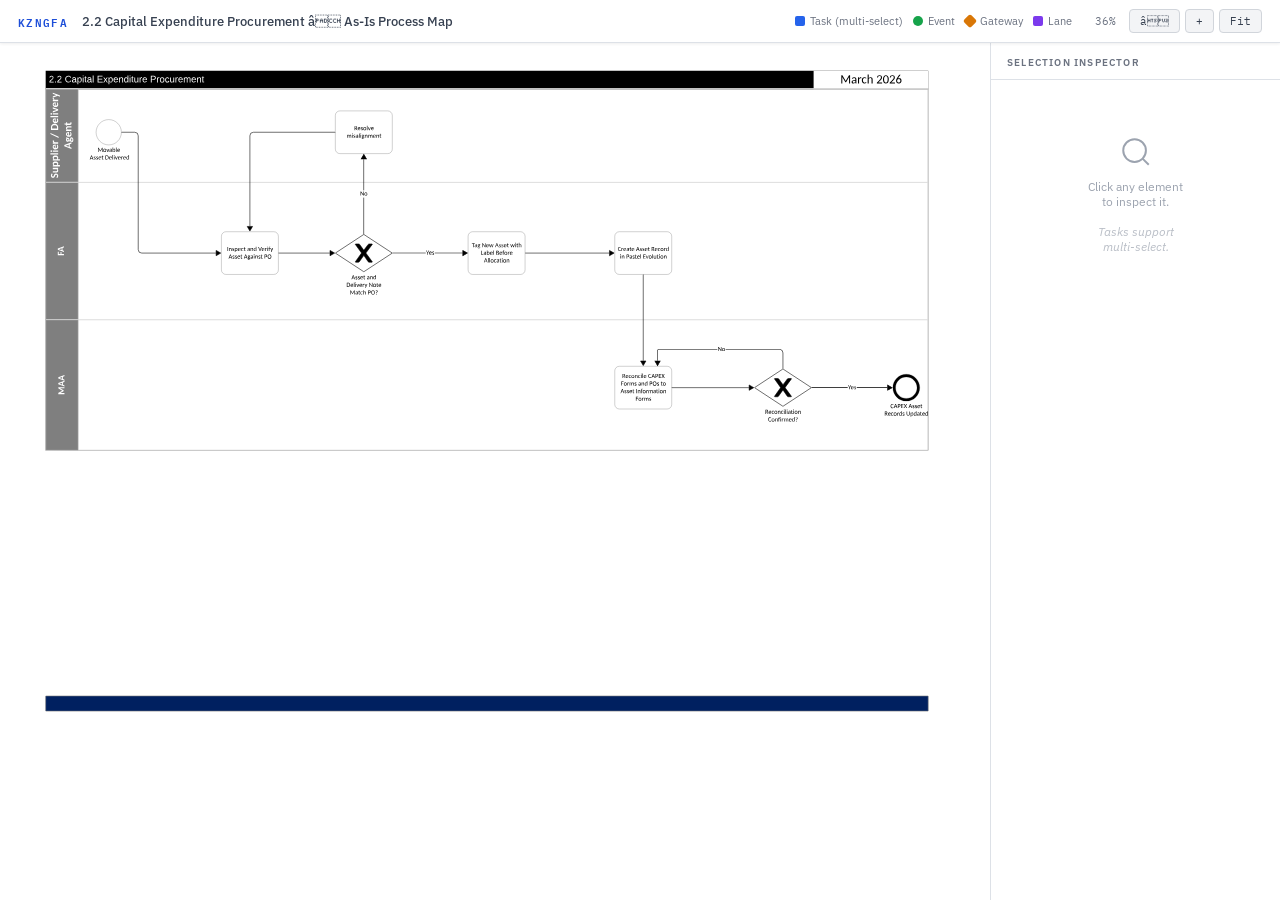
<file: Working maps/Finance/fin-2.2.html>
<!DOCTYPE html>
<html lang="en">
<head>
<meta charset="UTF-8">
<meta name="viewport" content="width=device-width, initial-scale=1.0">
<title>KZNGFA â 2.2 Capital Expenditure Procurement</title>
<style>
@import url('https://fonts.googleapis.com/css2?family=IBM+Plex+Mono:wght@400;600&family=IBM+Plex+Sans:wght@300;400;500;600&display=swap');
:root{--bg:#f0f2f5;--panel:#fff;--border:#dde1e7;--text:#1a1f2e;--muted:#6b7280;--accent:#1d4ed8;--col-task:#2563eb;--col-event:#16a34a;--col-gateway:#d97706;--col-lane:#7c3aed}
*{box-sizing:border-box;margin:0;padding:0}
body{font-family:'IBM Plex Sans',sans-serif;background:var(--bg);color:var(--text);height:100vh;display:flex;flex-direction:column;overflow:hidden}
header{display:flex;align-items:center;gap:14px;padding:9px 18px;background:var(--panel);border-bottom:1px solid var(--border);flex-shrink:0;z-index:10;flex-wrap:wrap;box-shadow:0 1px 3px rgba(0,0,0,.07)}
.logo{font-family:'IBM Plex Mono',monospace;font-size:11px;font-weight:600;letter-spacing:.12em;color:var(--accent);text-transform:uppercase;white-space:nowrap}
.title{font-size:13px;font-weight:500;color:#374151;white-space:nowrap}
.spacer{flex:1;min-width:8px}
.legend{display:flex;gap:10px;align-items:center;flex-wrap:wrap}
.legend-item{display:flex;align-items:center;gap:5px;font-size:11px;color:var(--muted);white-space:nowrap}
.legend-dot{width:10px;height:10px;border-radius:2px;flex-shrink:0}
.controls{display:flex;gap:5px;align-items:center}
#zoom-label{font-family:'IBM Plex Mono',monospace;font-size:11px;color:var(--muted);min-width:38px;text-align:center}
button{background:#f3f4f6;border:1px solid #d1d5db;color:#374151;font-family:'IBM Plex Mono',monospace;font-size:11px;padding:4px 10px;border-radius:4px;cursor:pointer;transition:background .15s}
button:hover{background:#e5e7eb}
main{display:flex;flex:1;overflow:hidden}
#canvas-wrap{flex:1;overflow:auto;position:relative;background:#fff;cursor:grab}
#canvas-wrap:active{cursor:grabbing}
#map-container{position:relative;transform-origin:0 0;display:inline-block;margin:16px}
#overlay{position:absolute;top:0;left:0;pointer-events:none}
.hit{position:absolute;cursor:pointer;pointer-events:all;transition:outline .1s,background .1s}
.hit:hover{outline:2px dashed rgba(0,0,0,.25)}
.hit-task{border-radius:14px;background:transparent}
.hit-task.selected{background:rgba(37,99,235,.18);outline:2.5px solid #2563eb!important;box-shadow:0 0 0 5px rgba(37,99,235,.08)}
.hit-event{border-radius:50%;background:transparent}
.hit-event.selected{background:rgba(22,163,74,.18);outline:2.5px solid #16a34a!important;box-shadow:0 0 0 5px rgba(22,163,74,.08)}
.hit-gateway{background:transparent;transform:rotate(45deg);border-radius:3px}
.hit-gateway:hover{outline:2px dashed rgba(0,0,0,.25)!important}
.hit-gateway.selected{background:rgba(217,119,6,.18);outline:2.5px solid #d97706!important;box-shadow:0 0 0 5px rgba(217,119,6,.08)}
.hit-lane{background:transparent}
.hit-lane:hover{background:rgba(124,58,237,.05);outline:none!important}
.hit-lane.selected{background:rgba(124,58,237,.10);outline:2px solid #7c3aed!important}
#panel{width:290px;flex-shrink:0;background:var(--panel);border-left:1px solid var(--border);display:flex;flex-direction:column;overflow:hidden;box-shadow:-1px 0 4px rgba(0,0,0,.05)}
.panel-head{padding:13px 16px 10px;border-bottom:1px solid var(--border);flex-shrink:0}
.panel-head h3{font-size:10px;font-weight:600;letter-spacing:.12em;text-transform:uppercase;color:var(--muted)}
.panel-body{flex:1;overflow-y:auto;padding:14px 16px}
.empty-state{display:flex;flex-direction:column;align-items:center;justify-content:center;height:200px;gap:10px;color:#9ca3af;text-align:center;font-size:12px}
.card{display:none}
.card.visible{display:block}
.card-badge{display:inline-flex;align-items:center;gap:5px;font-size:10px;font-weight:600;letter-spacing:.08em;text-transform:uppercase;padding:3px 9px;border-radius:3px;margin-bottom:12px}
.badge-task{background:rgba(37,99,235,.10);color:#1d4ed8;border:1px solid rgba(37,99,235,.2)}
.badge-event{background:rgba(22,163,74,.10);color:#15803d;border:1px solid rgba(22,163,74,.2)}
.badge-gateway{background:rgba(217,119,6,.10);color:#b45309;border:1px solid rgba(217,119,6,.2)}
.badge-lane{background:rgba(124,58,237,.10);color:#6d28d9;border:1px solid rgba(124,58,237,.2)}
.card-title{font-size:15px;font-weight:600;color:#111827;margin-bottom:5px;line-height:1.3}
.card-sub{font-size:11px;color:var(--muted);margin-bottom:14px;line-height:1.5}
hr{border:none;border-top:1px solid var(--border);margin:12px 0}
.field{margin-bottom:10px}
.fl{font-size:10px;font-weight:600;letter-spacing:.08em;text-transform:uppercase;color:var(--muted);margin-bottom:3px}
.fv{font-size:12px;color:#374151;line-height:1.4}
.multi-header{font-size:11px;color:var(--muted);margin-bottom:10px}
.chip{display:inline-flex;align-items:center;gap:4px;background:rgba(37,99,235,.07);border:1px solid rgba(37,99,235,.2);color:#1d4ed8;font-size:11px;padding:4px 8px;border-radius:4px;margin:3px 3px 3px 0;cursor:pointer;transition:background .1s;line-height:1.3}
.chip:hover{background:rgba(37,99,235,.14)}
.chip-x{font-size:14px;line-height:1;opacity:.5;margin-left:1px}
.clear-btn{margin-top:12px;width:100%;background:#f9fafb;border:1px solid var(--border);color:var(--muted);font-size:11px;padding:7px;border-radius:4px;cursor:pointer;font-family:'IBM Plex Sans',sans-serif;transition:background .1s}
.clear-btn:hover{background:#f3f4f6}
::-webkit-scrollbar{width:5px;height:5px}
::-webkit-scrollbar-track{background:transparent}
::-webkit-scrollbar-thumb{background:#d1d5db;border-radius:3px}
</style>
</head>
<body>
<header>
<div class="logo">KZNGFA</div>
<div class="title">2.2 Capital Expenditure Procurement â As-Is Process Map</div>
<div class="spacer"></div>
<div class="legend">
<div class="legend-item"><div class="legend-dot" style="background:var(--col-task)"></div>Task (multi-select)</div>
<div class="legend-item"><div class="legend-dot" style="background:var(--col-event);border-radius:50%"></div>Event</div>
<div class="legend-item"><div class="legend-dot" style="background:var(--col-gateway);transform:rotate(45deg)"></div>Gateway</div>
<div class="legend-item"><div class="legend-dot" style="background:var(--col-lane)"></div>Lane</div>
</div>
<div class="controls">
<span id="zoom-label">100%</span>
<button onclick="zoom(-0.15)">â</button>
<button onclick="zoom(+0.15)">+</button>
<button onclick="fitScreen()">Fit</button>
</div>
</header>
<main>
<div id="canvas-wrap">
<div id="map-container">
<div id="svg-wrap"><svg xmlns="http://www.w3.org/2000/svg" xmlns:xlink="http://www.w3.org/1999/xlink" xmlns:lucid="lucid" width="2646" height="1871"><g transform="translate(0 0)" lucid:page-tab-id="F3I4kf81H4ESQ"><path d="M0 0h2646v1871H0z" fill="#fff"/><path d="M83.34 1790.1a.83.83 0 0 1 .83-.84H2561.5a.83.83 0 0 1 .83.83v40.83a.83.83 0 0 1-.83.83H84.17a.83.83 0 0 1-.83-.83z" fill="#fff" fill-opacity="0"/><path d="M83.34 1830.93a.83.83 0 0 0 .83.83H2561.5a.83.83 0 0 0 .83-.83v-40.84a.83.83 0 0 0-.83-.84H84.17a.83.83 0 0 0-.83.83z" stroke="#7f7f7f" stroke-width="1.67" fill="#002060"/><path d="M83.34 33.23h2479v51.94h-2479z" fill="#fff" fill-opacity="0"/><path d="M83.34 85.17h2479V33.23h-2479z"/><path d="M2240.42 33.23h321.9v51.94h-321.9z" fill="#fff" fill-opacity="0"/><path d="M2240.42 85.17h321.9V33.23h-321.9z" fill="#fff"/><use xlink:href="#a" transform="matrix(1,0,0,1,2249.437396,42.11059500000001) translate(65.917998046875 26.39)"/><use xlink:href="#b" transform="matrix(1,0,0,1,2249.437396,42.11059500000001) translate(166.989658203125 26.39)"/><path d="M2393.43 1599.65h168.9v188h-168.9z" fill="#fff" fill-opacity="0"/><path d="M2393.43 1787.66h168.9v-188h-168.9z" fill="url(#c)"/><path d="M83.34 84.3a.83.83 0 0 1 .83-.83H2561.5a.83.83 0 0 1 .83.83v1014.22a.83.83 0 0 1-.83.83H84.17a.83.83 0 0 1-.83-.83z" fill="#fff" fill-opacity="0"/><path d="M83.34 1098.52a.83.83 0 0 0 .83.83H2561.5a.83.83 0 0 0 .83-.83V84.3a.83.83 0 0 0-.83-.83H84.17a.83.83 0 0 0-.83.83z" stroke="#7f7f7f" stroke-width="1.67" fill="#57bf79" fill-opacity="0"/><path d="M83.34 1097.7V85.12z" stroke="#7f7f7f" stroke-width="1.67" fill="#0091fb"/><path d="M83.34 84.3a.83.83 0 0 1 .83-.83H2561.5a.83.83 0 0 1 .83.83v1014.22a.83.83 0 0 1-.83.83H84.17a.83.83 0 0 1-.83-.83z" fill="#fff" fill-opacity="0"/><path d="M83.34 1098.52a.83.83 0 0 0 .83.83H2561.5a.83.83 0 0 0 .83-.83V84.3a.83.83 0 0 0-.83-.83H84.17a.83.83 0 0 0-.83.83z" fill="#fff" fill-opacity="0"/><path d="M83.34 84.3a.83.83 0 0 1 .83-.83H2561.5a.83.83 0 0 1 .83.83v261.46a.83.83 0 0 1-.83.83H84.17a.83.83 0 0 1-.83-.84z" fill="#fff" fill-opacity="0"/><path d="M83.34 345.76a.83.83 0 0 0 .83.83H2561.5a.83.83 0 0 0 .83-.84V84.3a.83.83 0 0 0-.83-.83H84.17a.83.83 0 0 0-.83.83z" stroke="#d8d8d8" stroke-width="1.67" fill="#7f7f7f" fill-opacity="0"/><path d="M173.4 346.6a1.66 1.66 0 0 0 1.66-1.67V85.13a1.66 1.66 0 0 0-1.66-1.66H85a1.66 1.66 0 0 0-1.66 1.66v259.8A1.66 1.66 0 0 0 85 346.6z" stroke="#d8d8d8" stroke-width="1.67" fill="#7f7f7f"/><use xlink:href="#d" transform="matrix(-0.000003673205103813548,-0.9999999999932537,0.9999999999932537,-0.000003673205103813548,91.83769473925028,337.7411372402383) translate(2.600654296875007 26.611499999999996)"/><use xlink:href="#e" transform="matrix(-0.000003673205103813548,-0.9999999999932537,0.9999999999932537,-0.000003673205103813548,91.83769473925028,337.7411372402383) translate(116.42254394531248 26.611499999999996)"/><use xlink:href="#f" transform="matrix(-0.000003673205103813548,-0.9999999999932537,0.9999999999932537,-0.000003673205103813548,91.83769473925028,337.7411372402383) translate(136.823291015625 26.611499999999996)"/><use xlink:href="#g" transform="matrix(-0.000003673205103813548,-0.9999999999932537,0.9999999999932537,-0.000003673205103813548,91.83769473925028,337.7411372402383) translate(84.94037841796876 63.9435)"/><path d="M83.34 347.42a.83.83 0 0 1 .83-.83H2561.5a.83.83 0 0 1 .83.82v384.13a.83.83 0 0 1-.83.83H84.17a.83.83 0 0 1-.83-.83z" fill="#fff" fill-opacity="0"/><path d="M83.34 731.55a.83.83 0 0 0 .83.83H2561.5a.83.83 0 0 0 .83-.83V347.42a.83.83 0 0 0-.83-.83H84.17a.83.83 0 0 0-.83.82z" stroke="#d8d8d8" stroke-width="1.67" fill="#7f7f7f" fill-opacity="0"/><path d="M173.4 732.38a1.66 1.66 0 0 0 1.66-1.66V348.25a1.66 1.66 0 0 0-1.66-1.66H85a1.66 1.66 0 0 0-1.66 1.65v382.47a1.66 1.66 0 0 0 1.66 1.66z" stroke="#d8d8d8" stroke-width="1.67" fill="#7f7f7f"/><use xlink:href="#h" transform="matrix(-0.000003673205103813548,-0.9999999999932537,0.9999999999932537,-0.000003673205103813548,90.53954383319928,722.9316374560848) translate(170.05430908203124 44.167500000000004)"/><path d="M83.34 733.2a.83.83 0 0 1 .83-.82H2561.5a.83.83 0 0 1 .83.83v365.32a.83.83 0 0 1-.83.83H84.17a.83.83 0 0 1-.83-.83z" fill="#fff" fill-opacity="0"/><path d="M83.34 1098.52a.83.83 0 0 0 .83.83H2561.5a.83.83 0 0 0 .83-.83v-365.3a.83.83 0 0 0-.83-.84H84.17a.83.83 0 0 0-.83.83z" stroke="#d8d8d8" stroke-width="1.67" fill="#7f7f7f" fill-opacity="0"/><path d="M173.4 1099.35a1.66 1.66 0 0 0 1.66-1.66V734.03a1.66 1.66 0 0 0-1.66-1.66H85a1.66 1.66 0 0 0-1.66 1.66v363.65a1.66 1.66 0 0 0 1.66 1.65z" stroke="#d8d8d8" stroke-width="1.67" fill="#7f7f7f"/><use xlink:href="#i" transform="matrix(-0.000003673205103813548,-0.9999999999932537,0.9999999999932537,-0.000003673205103813548,91.95359296263405,1090.4496538148715) translate(147.1840234375 44.167500000000004)"/><path d="M175.8 84.3a.83.83 0 0 1 .82-.83H2561.5a.83.83 0 0 1 .83.83v1014.22a.83.83 0 0 1-.83.83H176.62a.83.83 0 0 1-.83-.83z" fill="#fff" fill-opacity="0"/><path d="M175.8 1098.52a.83.83 0 0 0 .82.83H2561.5a.83.83 0 0 0 .83-.83V84.3a.83.83 0 0 0-.83-.83H176.62a.83.83 0 0 0-.83.83z" fill="none"/><path d="M83.34 84.3a.83.83 0 0 1 .83-.83H2561.5a.83.83 0 0 1 .83.83v.34a.83.83 0 0 1-.83.83H84.17a.83.83 0 0 1-.83-.83z" fill="#fff" fill-opacity="0"/><path d="M84.17 83.47H2561.5z" stroke="#d8d8d8" stroke-width="1.67" fill="#fff"/><path d="M20.35 34.98h905.63v50H20.35z" fill="#fff" fill-opacity="0"/><path d="M20.35 34.98h905.63v50H20.35z" fill-opacity="0"/><use xlink:href="#j" transform="matrix(1,0,0,1,29.402380000000004,43.876) translate(63 21.834)"/><use xlink:href="#k" transform="matrix(1,0,0,1,29.402380000000004,43.876) translate(107.45 21.834)"/><use xlink:href="#l" transform="matrix(1,0,0,1,29.402380000000004,43.876) translate(197.60941666666668 21.834)"/><use xlink:href="#m" transform="matrix(1,0,0,1,29.402380000000004,43.876) translate(347.1095833333333 21.834)"/><path d="M224.97 170.48a.27.27 0 0 1 .27-.27h70.55a.27.27 0 0 1 .26.28v70.55a.27.27 0 0 1-.27.27h-70.56a.27.27 0 0 1-.27-.27z" fill="#fff" fill-opacity="0"/><path d="M296.06 205.76c0-19.62-15.92-35.55-35.54-35.55-19.62 0-35.55 15.94-35.55 35.56 0 19.62 15.93 35.54 35.55 35.54 19.62 0 35.54-15.92 35.54-35.54z" stroke="#000" stroke-width=".53" fill="#fff"/><path d="M224.97 241.3v-69.5a1.6 1.6 0 0 1 1.6-1.6h67.9a1.6 1.6 0 0 1 1.6 1.6v69.5" fill="none"/><use xlink:href="#n" transform="matrix(1,0,0,1,200.37599999999995,245.711) translate(28.972622070312497 15.276999999999997)"/><use xlink:href="#o" transform="matrix(1,0,0,1,200.37599999999995,245.711) translate(2.628183593749995 36.613)"/><use xlink:href="#p" transform="matrix(1,0,0,1,200.37599999999995,245.711) translate(6.6477832031249955 36.613)"/><use xlink:href="#q" transform="matrix(1,0,0,1,200.37599999999995,245.711) translate(49.569814453125 36.613)"/><path d="M297.13 205.76h36.18a10 10 0 0 1 10 10v319.4a10 10 0 0 0 10 10h208.05" stroke="#000" stroke-width="1.6" fill="none"/><path d="M297.15 206.53h-.83v-.78l-.05-.77h.88z" stroke="#000" stroke-width=".05"/><path d="M575.14 545.17l-13 7.5v-15z" stroke="#000" stroke-width="1.6"/><path d="M577 497.97a12.8 12.8 0 0 1 12.8-12.8h134.4a12.8 12.8 0 0 1 12.8 12.8v94.4a12.8 12.8 0 0 1-12.8 12.8H589.8a12.8 12.8 0 0 1-12.8-12.8z" fill="#fff" fill-opacity="0"/><path d="M577 592.37a12.8 12.8 0 0 0 12.8 12.8h134.4a12.8 12.8 0 0 0 12.8-12.8v-94.4a12.8 12.8 0 0 0-12.8-12.8H589.8a12.8 12.8 0 0 0-12.8 12.8z" stroke="#000" stroke-width=".53" fill="#fff"/><path d="M577 605.17v-94.4a25.6 25.6 0 0 1 25.6-25.6h108.8a25.6 25.6 0 0 1 25.6 25.6v94.4" fill="none"/><use xlink:href="#r" transform="matrix(1,0,0,1,581.488,489.613) translate(11.217597656249993 49.776999999999994)"/><use xlink:href="#s" transform="matrix(1,0,0,1,581.488,489.613) translate(67.67430664062499 49.776999999999994)"/><use xlink:href="#t" transform="matrix(1,0,0,1,581.488,489.613) translate(98.89348632812501 49.776999999999994)"/><use xlink:href="#p" transform="matrix(1,0,0,1,581.488,489.613) translate(15.5627587890625 71.113)"/><use xlink:href="#u" transform="matrix(1,0,0,1,581.488,489.613) translate(58.4847900390625 71.113)"/><use xlink:href="#v" transform="matrix(1,0,0,1,581.488,489.613) translate(115.47976074218751 71.113)"/><path d="M897 493.56a.8.8 0 0 1 .8-.8h158.4a.8.8 0 0 1 .8.8v103.22a.8.8 0 0 1-.8.8H897.8a.8.8 0 0 1-.8-.8z" fill="#fff" fill-opacity="0"/><path d="M976.34 597.15a1.22 1.22 0 0 0 1.34 0l78.66-51.54a.52.52 0 0 0 0-.87l-78.66-51.53a1.22 1.22 0 0 0-1.34 0l-78.66 51.54a.52.52 0 0 0 0 .87z" stroke="#000" stroke-width="1.6" fill="#fff"/><path d="M953.97 519.5a.82.82 0 0 0-.67 1.3l16.38 22.97a2.25 2.25 0 0 1 0 2.6l-16.4 23.08a.84.84 0 0 0 .7 1.3l7.83.1a3.05 3.05 0 0 0 2.53-1.3l11.76-16.67a1.1 1.1 0 0 1 1.8 0l11.33 16.65a3 3 0 0 0 2.5 1.3l8.32-.07a.82.82 0 0 0 .65-1.3l-16.98-23.1a2.17 2.17 0 0 1 0-2.58l16.98-23a.8.8 0 0 0-.65-1.3h-8.16a3.2 3.2 0 0 0-2.57 1.3l-11.37 15.25a1.16 1.16 0 0 1-1.88-.02l-10.8-15.2a3.1 3.1 0 0 0-2.5-1.3z" stroke="#000" stroke-width="1.6"/><path d="M897 597.6V494.35a1.6 1.6 0 0 1 1.6-1.6h156.8a1.6 1.6 0 0 1 1.6 1.6V597.6" fill="none"/><use xlink:href="#w" transform="matrix(1,0,0,1,914.768,605.5519999999999) translate(27.4391943359375 13.335)"/><use xlink:href="#x" transform="matrix(1,0,0,1,914.768,605.5519999999999) translate(70.3612255859375 13.335)"/><use xlink:href="#y" transform="matrix(1,0,0,1,914.768,605.5519999999999) translate(13.266416015624998 34.67100000000001)"/><use xlink:href="#z" transform="matrix(1,0,0,1,914.768,605.5519999999999) translate(76.26908203125001 34.67100000000001)"/><use xlink:href="#A" transform="matrix(1,0,0,1,914.768,605.5519999999999) translate(22.816220703124998 56.007000000000005)"/><use xlink:href="#B" transform="matrix(1,0,0,1,914.768,605.5519999999999) translate(72.987421875 56.007000000000005)"/><path d="M738.07 545.17h143.18" stroke="#000" stroke-width="1.6" fill="none"/><path d="M738.1 545.95h-.83v-1.55h.82z" stroke="#000" stroke-width=".05"/><path d="M895.04 545.17l-13 7.5v-15z" stroke="#000" stroke-width="1.6"/><path d="M1151.92 545.95h-93.74v-1.55h93.74zm102.35 0h-79.16v-1.55h79.17z" stroke="#000" stroke-width=".05"/><path d="M1058.2 545.95h-1.06l.2-.48.04-.3-.03-.3-.2-.45 1.05-.02z"/><path stroke="#000" stroke-width=".05"/><path d="M1268.06 545.17l-13 7.5v-15z"/><path d="M1269.6 545.17l-15.3 8.85v-17.7zm-13.76 6.16l10.67-6.16-10.66-6.15z" stroke="#000" stroke-width=".05"/><use xlink:href="#C" transform="matrix(1,0,0,1,1151.923475866842,536.283) translate(0.005000000000000782 13.335)"/><path d="M897 158.56a12.8 12.8 0 0 1 12.8-12.8h134.4a12.8 12.8 0 0 1 12.8 12.8v94.4a12.8 12.8 0 0 1-12.8 12.8H909.8a12.8 12.8 0 0 1-12.8-12.8z" fill="#fff" fill-opacity="0"/><path d="M897 252.96a12.8 12.8 0 0 0 12.8 12.8h134.4a12.8 12.8 0 0 0 12.8-12.8v-94.4a12.8 12.8 0 0 0-12.8-12.8H909.8a12.8 12.8 0 0 0-12.8 12.8z" stroke="#000" stroke-width=".53" fill="#fff"/><path d="M897 265.76v-94.4a25.6 25.6 0 0 1 25.6-25.6h108.8a25.6 25.6 0 0 1 25.6 25.6v94.4" fill="none"/><use xlink:href="#D" transform="matrix(1,0,0,1,901.488,150.19799999999998) translate(48.348974609375 49.776999999999994)"/><use xlink:href="#E" transform="matrix(1,0,0,1,901.488,150.19799999999998) translate(27.096318359375005 71.113)"/><path d="M977.78 491.4h-1.55V388h1.55zm0-121.18h-1.55v-88.8h1.55z" stroke="#000" stroke-width=".05"/><path d="M977.78 492.36l-.3-.1-.24-.05h-.46l-.23.05-.22.07-.1-.94h1.56z"/><path stroke="#000" stroke-width=".05"/><path d="M984.5 280.6h-15l7.5-12.98z"/><path d="M985.85 281.4h-17.68l8.84-15.33zm-15-1.56h12.32L977 269.17z" stroke="#000" stroke-width=".05"/><use xlink:href="#F" transform="matrix(1,0,0,1,966.581349609375,370.2206973139308) translate(0.005000000000000782 13.335)"/><path d="M895.94 205.76H667a10 10 0 0 0-10 10v253.76" stroke="#000" stroke-width="1.6" fill="none"/><path d="M896.74 206.53h-.82v-1.55h.82z" stroke="#000" stroke-width=".05"/><path d="M657 483.3l-7.5-12.98h15z" stroke="#000" stroke-width="1.6"/><path d="M1269.92 497.97a12.8 12.8 0 0 1 12.8-12.8h134.4a12.8 12.8 0 0 1 12.8 12.8v94.4a12.8 12.8 0 0 1-12.8 12.8h-134.4a12.8 12.8 0 0 1-12.8-12.8z" fill="#fff" fill-opacity="0"/><path d="M1269.92 592.37a12.8 12.8 0 0 0 12.8 12.8h134.4a12.8 12.8 0 0 0 12.8-12.8v-94.4a12.8 12.8 0 0 0-12.8-12.8h-134.4a12.8 12.8 0 0 0-12.8 12.8z" stroke="#000" stroke-width=".53" fill="#fff"/><path d="M1269.92 605.17v-94.4a25.6 25.6 0 0 1 25.6-25.6h108.8a25.6 25.6 0 0 1 25.6 25.6v94.4" fill="none"/><use xlink:href="#G" transform="matrix(1,0,0,1,1274.401,489.613) translate(5.921796874999998 39.108999999999995)"/><use xlink:href="#H" transform="matrix(1,0,0,1,1274.401,489.613) translate(34.10240234375 39.108999999999995)"/><use xlink:href="#p" transform="matrix(1,0,0,1,1274.401,489.613) translate(71.068828125 39.108999999999995)"/><use xlink:href="#I" transform="matrix(1,0,0,1,1274.401,489.613) translate(113.990859375 39.108999999999995)"/><use xlink:href="#J" transform="matrix(1,0,0,1,1274.401,489.613) translate(31.059487304687494 60.445)"/><use xlink:href="#K" transform="matrix(1,0,0,1,1274.401,489.613) translate(73.3390771484375 60.445)"/><use xlink:href="#L" transform="matrix(1,0,0,1,1274.401,489.613) translate(39.8496484375 81.781)"/><path d="M1431 545.17h235.23" stroke="#000" stroke-width="1.6" fill="none"/><path d="M1431 545.95h-.8v-1.55h.8z" stroke="#000" stroke-width=".05"/><path d="M1680.03 545.17l-13 7.5v-15z" stroke="#000" stroke-width="1.6"/><path d="M1681.9 497.97a12.8 12.8 0 0 1 12.8-12.8h134.4a12.8 12.8 0 0 1 12.8 12.8v94.4a12.8 12.8 0 0 1-12.8 12.8h-134.4a12.8 12.8 0 0 1-12.8-12.8z" fill="#fff" fill-opacity="0"/><path d="M1681.9 592.37a12.8 12.8 0 0 0 12.8 12.8h134.4a12.8 12.8 0 0 0 12.8-12.8v-94.4a12.8 12.8 0 0 0-12.8-12.8h-134.4a12.8 12.8 0 0 0-12.8 12.8z" stroke="#000" stroke-width=".53" fill="#fff"/><path d="M1681.9 605.17v-94.4a25.6 25.6 0 0 1 25.6-25.6h108.8a25.6 25.6 0 0 1 25.6 25.6v94.4" fill="none"/><use xlink:href="#M" transform="matrix(1,0,0,1,1686.3700000000001,489.613) translate(3.786113281249996 49.776999999999994)"/><use xlink:href="#p" transform="matrix(1,0,0,1,1686.3700000000001,489.613) translate(55.0598828125 49.776999999999994)"/><use xlink:href="#N" transform="matrix(1,0,0,1,1686.3700000000001,489.613) translate(97.9819140625 49.776999999999994)"/><use xlink:href="#O" transform="matrix(1,0,0,1,1686.3700000000001,489.613) translate(10.045576171874998 71.113)"/><use xlink:href="#P" transform="matrix(1,0,0,1,1686.3700000000001,489.613) translate(27.4869921875 71.113)"/><use xlink:href="#Q" transform="matrix(1,0,0,1,1686.3700000000001,489.613) translate(74.272353515625 71.113)"/><path d="M1761.9 606.24v241.23" stroke="#000" stroke-width="1.6" fill="none"/><path d="M1762.66 606.26h-1.55l.02-.82h1.55z" stroke="#000" stroke-width=".05"/><path d="M1761.9 861.26l-7.5-13h15z" stroke="#000" stroke-width="1.6"/><path d="M1681.9 875.93a12.8 12.8 0 0 1 12.8-12.8h134.4a12.8 12.8 0 0 1 12.8 12.8v94.4a12.8 12.8 0 0 1-12.8 12.8h-134.4a12.8 12.8 0 0 1-12.8-12.8z" fill="#fff" fill-opacity="0"/><path d="M1681.9 970.33a12.8 12.8 0 0 0 12.8 12.8h134.4a12.8 12.8 0 0 0 12.8-12.8v-94.4a12.8 12.8 0 0 0-12.8-12.8h-134.4a12.8 12.8 0 0 0-12.8 12.8z" stroke="#000" stroke-width=".53" fill="#fff"/><path d="M1681.9 983.13v-94.4a25.6 25.6 0 0 1 25.6-25.6h108.8a25.6 25.6 0 0 1 25.6 25.6v94.4" fill="none"/><g><use xlink:href="#R" transform="matrix(1,0,0,1,1686.3700000000001,867.566) translate(16.157451171874996 28.440999999999995)"/><use xlink:href="#S" transform="matrix(1,0,0,1,1686.3700000000001,867.566) translate(88.979052734375 28.440999999999995)"/><use xlink:href="#T" transform="matrix(1,0,0,1,1686.3700000000001,867.566) translate(12.506821289062493 49.776999999999994)"/><use xlink:href="#s" transform="matrix(1,0,0,1,1686.3700000000001,867.566) translate(61.1847802734375 49.776999999999994)"/><use xlink:href="#U" transform="matrix(1,0,0,1,1686.3700000000001,867.566) translate(92.4039599609375 49.776999999999994)"/><use xlink:href="#V" transform="matrix(1,0,0,1,1686.3700000000001,867.566) translate(124.33503417968751 49.776999999999994)"/><use xlink:href="#p" transform="matrix(1,0,0,1,1686.3700000000001,867.566) translate(11.712451171875003 71.113)"/><use xlink:href="#W" transform="matrix(1,0,0,1,1686.3700000000001,867.566) translate(54.634482421875006 71.113)"/><use xlink:href="#X" transform="matrix(1,0,0,1,1686.3700000000001,867.566) translate(53.6708203125 92.44900000000001)"/></g><path d="M1842.95 923.13h215.62" stroke="#000" stroke-width="1.6" fill="none"/><path d="M1842.98 923.9h-.83v-1.55h.83z" stroke="#000" stroke-width=".05"/><path d="M2072.36 923.13l-13 7.5v-15z" stroke="#000" stroke-width="1.6"/><path d="M2074.33 871.5a.8.8 0 0 1 .8-.8h158.4a.8.8 0 0 1 .8.8v103.24a.8.8 0 0 1-.8.8h-158.4a.8.8 0 0 1-.8-.8z" fill="#fff" fill-opacity="0"/><path d="M2153.66 975.1a1.22 1.22 0 0 0 1.34 0l78.66-51.54a.52.52 0 0 0 0-.87L2155 871.14a1.22 1.22 0 0 0-1.34 0L2075 922.7a.52.52 0 0 0 0 .86z" stroke="#000" stroke-width="1.6" fill="#fff"/><path d="M2131.3 897.44a.82.82 0 0 0-.68 1.3l16.38 22.98a2.25 2.25 0 0 1 0 2.6l-16.38 23.08a.84.84 0 0 0 .67 1.32l7.83.07a3.05 3.05 0 0 0 2.52-1.3l11.76-16.67a1.1 1.1 0 0 1 1.83 0l11.32 16.65a3 3 0 0 0 2.5 1.3l8.32-.06a.82.82 0 0 0 .65-1.3l-16.98-23.1a2.17 2.17 0 0 1 0-2.6l16.98-23a.8.8 0 0 0-.65-1.28h-8.16a3.2 3.2 0 0 0-2.54 1.3l-11.37 15.24a1.16 1.16 0 0 1-1.9-.02l-10.78-15.2a3.1 3.1 0 0 0-2.53-1.32z" stroke="#000" stroke-width="1.6"/><path d="M2074.33 975.54V872.3a1.6 1.6 0 0 1 1.6-1.6h156.8a1.6 1.6 0 0 1 1.6 1.6v103.24" fill="none"/><g><use xlink:href="#Y" transform="matrix(1,0,0,1,2092.0910000000003,983.5049999999999) translate(11.929443359375007 13.335)"/><use xlink:href="#Z" transform="matrix(1,0,0,1,2092.0910000000003,983.5049999999999) translate(20.2855224609375 34.67100000000001)"/></g><path d="M2146.02 815.24l1.64.4 1.56.64 1.45.88 1.28 1.1 1.1 1.3.88 1.43.65 1.55.4 1.65.13 1.65v43.5h-1.54V825.9l-.12-1.46-.34-1.4-.55-1.34-.76-1.24-.95-1.1-1.1-.94-1.23-.75-1.34-.56-1.4-.33-1.48-.1h-152.2v-1.56h152.26zm-174.78 1.42H1805.4l-.45.03-.4.1-.4.16-.37.22-.32.27-.28.33-.22.36-.16.4-.1.4-.04.46v3.02l.1.1.08 24.95h-1.55l-.08-24.25-.1-.1v-3.78l.05-.64.15-.65.26-.62.35-.57.43-.5.5-.44.58-.35.62-.26.65-.14.65-.05h165.9z" stroke="#000" stroke-width=".05"/><path d="M2155.1 870.3l-.3-.1-.24-.04h-.46l-.23.05-.23.07-.08-.94h1.55z"/><path stroke="#000" stroke-width=".05"/><path d="M1802.07 861.26l-7.5-13h15z"/><path d="M1802.07 862.8l-8.85-15.3h17.7zm-6.16-13.75l6.17 10.66 6.15-10.65z" stroke="#000" stroke-width=".05"/><g><use xlink:href="#F" transform="matrix(1,0,0,1,1971.2407135899728,806.992) translate(0.005000000000000782 13.335)"/></g><path d="M2337.17 923.9H2235.5v-1.55h101.67zm110.26 0h-87.07v-1.55h87.07z" stroke="#000" stroke-width=".05"/><path d="M2235.52 923.9h-1.06l.2-.47.04-.3-.03-.3-.18-.45 1.02-.03z"/><path stroke="#000" stroke-width=".05"/><path d="M2461.23 923.13l-13 7.5v-15z"/><path d="M2462.78 923.13l-15.32 8.84v-17.7zm-13.77 6.15l10.68-6.15-10.67-6.16z" stroke="#000" stroke-width=".05"/><g><use xlink:href="#C" transform="matrix(1,0,0,1,2337.169769955754,914.236) translate(0.005000000000000782 13.335)"/></g><path d="M2463.1 885.7a.27.27 0 0 1 .26-.27h74.86a.27.27 0 0 1 .27.27v74.85a.27.27 0 0 1-.28.27h-74.86a.27.27 0 0 1-.27-.27z" fill="#fff" fill-opacity="0"/><path d="M2538.5 923.13c0-20.8-16.9-37.7-37.7-37.7-20.82 0-37.7 16.9-37.7 37.7 0 20.8 16.88 37.7 37.7 37.7 20.8 0 37.68-16.9 37.68-37.7z" stroke="#000" stroke-width=".53"/><path d="M2530.95 923.13c0-16.67-13.5-30.16-30.16-30.16-16.67 0-30.17 13.5-30.17 30.16s13.5 30.15 30.16 30.15c16.65 0 30.15-13.5 30.15-30.15z" stroke="#000" stroke-width=".53" fill="#fff"/><path d="M2463.1 960.82v-73.8a1.6 1.6 0 0 1 1.6-1.6h72.2a1.6 1.6 0 0 1 1.6 1.6v73.8" fill="none"/><g><use xlink:href="#aa" transform="matrix(1,0,0,1,2436.477,965.271) translate(19.607236328124998 15.276999999999997)"/><use xlink:href="#ab" transform="matrix(1,0,0,1,2436.477,965.271) translate(70.49033203125 15.276999999999997)"/><use xlink:href="#ac" transform="matrix(1,0,0,1,2436.477,965.271) translate(2.6997412109374963 36.613)"/><use xlink:href="#ad" transform="matrix(1,0,0,1,2436.477,965.271) translate(63.905307617187496 36.613)"/></g><defs><path d="M835-479c17 30 30 62 44 96 13-34 27-66 43-96l464-805c25-53 129-21 198-30V0h-161c1-334-2-672 1-1004 1-16 3-32 4-49L959-229c-25 56-126 55-158 0l-480-823c4 33 6 64 6 93V0H167v-1314c56 2 123-6 171 4 9 2 18 12 27 27" id="ae"/><path d="M514-995c228 0 341 142 341 370V0c-56-5-123 17-137-41l-22-91C610-53 522 18 358 15 189 12 84-73 84-244c0-178 154-235 319-276 76-19 169-27 280-30 12-176-30-304-190-304-107 0-171 42-231 86-34 25-81 14-98-16l-32-56c98-93 207-155 382-155zM253-253c0 98 61 145 158 145 133 0 205-61 272-130v-202c-134 6-246 19-333 58-57 26-97 59-97 129" id="af"/><path d="M536-823c-141 7-187 99-229 205V0H131v-978c60 8 148-26 154 48l12 144c58-123 149-234 328-202 18 3 34 11 49 21l-14 130c-12 52-78 12-124 14" id="ag"/><path d="M69-490c0-299 140-503 438-503 143 0 234 53 308 127-20 26-37 58-61 80-40 18-64-17-93-32-37-19-81-40-143-39-201 7-269 160-269 367 0 204 66 360 261 368 96 4 149-38 198-81 21-19 50-20 67 2l51 64C751-46 640 14 479 14 199 14 69-199 69-490" id="ah"/><path d="M576-854c-119 2-194 64-257 135V0H143v-1422h176v573c76-79 163-144 308-144 223 0 324 146 324 370V0H775v-623c0-140-60-233-199-231" id="ai"/><g id="a"><use transform="matrix(0.01736328125,0,0,0.01736328125,0,0)" xlink:href="#ae"/><use transform="matrix(0.01736328125,0,0,0.01736328125,30.403105468750002,0)" xlink:href="#af"/><use transform="matrix(0.01736328125,0,0,0.01736328125,47.436484375000006,0)" xlink:href="#ag"/><use transform="matrix(0.01736328125,0,0,0.01736328125,59.31296875,0)" xlink:href="#ah"/><use transform="matrix(0.01736328125,0,0,0.01736328125,74.3495703125,0)" xlink:href="#ai"/></g><path d="M118-957c35-227 168-372 421-372 237 0 388 129 388 367 0 234-144 350-265 476L325-135c155-43 377-15 567-23 76-4 57 87 59 158H92c-1-54 1-99 31-129 169-170 344-341 501-522 70-81 131-166 131-307 0-146-81-228-225-228-138 0-213 81-243 193-11 42-31 58-82 50" id="aj"/><path d="M949-956c47 159 47 439 0 598C887-148 769 14 518 14 268 14 151-149 89-358c-47-159-47-439 0-598 62-210 178-373 429-373 250 0 369 164 431 373zM722-242c117-170 114-650 0-830-59-93-195-155-314-89-142 79-181 270-182 504-1 177 29 313 88 415 55 96 193 148 315 88 35-18 65-47 93-88" id="ak"/><path d="M523 15C238 15 92-170 92-458c0-173 68-287 155-413l322-470c36-61 157-38 250-42-146 199-294 396-439 596 80-61 238-82 352-34 142 60 235 185 235 385 0 213-110 349-263 416-54 23-115 35-181 35zm5-729c-170 0-266 117-266 287 0 178 83 297 258 297 174 0 271-117 271-293 0-177-89-291-263-291" id="al"/><g id="b"><use transform="matrix(0.01736328125,0,0,0.01736328125,0,0)" xlink:href="#aj"/><use transform="matrix(0.01736328125,0,0,0.01736328125,18.0230859375,0)" xlink:href="#ak"/><use transform="matrix(0.01736328125,0,0,0.01736328125,36.046171875,0)" xlink:href="#aj"/><use transform="matrix(0.01736328125,0,0,0.01736328125,54.0692578125,0)" xlink:href="#al"/></g><pattern id="c" patternUnits="userSpaceOnUse" x="2393.43" y="1599.65" width="168.9" height="188.01"><use xlink:href="#am" transform="translate(0, 0.17166666666662422) scale(16.890000000000008,18.766666666666676)"/></pattern><path fill="#fff" d="M469-200c119 0 194-62 190-182-5-155-165-165-285-207C212-646 83-736 88-958c4-182 105-295 242-352 113-48 278-41 392 4 65 25 120 59 166 104l-67 124c-13 37-61 47-98 23-55-35-117-75-210-75-111 0-181 57-181 159 0 146 173 155 287 201 153 61 292 138 287 351-7 273-167 433-444 433-190 0-326-77-424-175l78-125c18-34 71-42 108-14 63 47 132 100 245 100" id="an"/><path fill="#fff" d="M439 15c-225-4-332-150-332-377v-631h254v631c0 110 48 181 156 180 91-1 152-46 204-95v-716h254V0c-65-5-152 14-197-12-30-17-26-70-39-106C664-46 580 18 439 15" id="ao"/><path fill="#fff" d="M615 15c-112 0-178-37-238-91v398H123V-993c65 5 149-11 197 11 31 24 28 81 42 121 74-81 161-151 314-151 265 0 360 229 360 508 0 232-93 399-248 480-52 26-109 39-173 39zm159-519c0-165-29-307-185-307-108 0-158 47-212 111v440c43 53 94 83 178 83 171 0 219-146 219-327" id="ap"/><path fill="#fff" d="M379-1437V0H125v-1437h254" id="aq"/><path fill="#fff" d="M379-993V0H125v-993h254zm-132-444c97 0 163 62 163 159 0 96-66 158-163 158-94 0-157-63-157-158s62-159 157-159" id="ar"/><path fill="#fff" d="M960-149C871-45 736 15 551 15 231 15 63-191 63-518c0-229 113-378 277-452 59-26 125-39 199-39 278 0 430 170 430 452 0 55-4 97-59 97H316c14 166 83 276 257 279 98 1 159-38 221-71 33-18 71-20 93 9zM741-612c-4-130-65-216-197-216-140 0-203 89-223 216h420" id="as"/><path fill="#fff" d="M545-767c-109 4-148 72-181 151V0H110v-993c66 5 161-12 204 14 28 28 23 102 33 150 53-94 116-183 244-183 43 0 79 10 107 31l-19 190c-6 59-87 22-134 24" id="at"/><g id="d"><use transform="matrix(0.0151904296875,0,0,0.0151904296875,0,0)" xlink:href="#an"/><use transform="matrix(0.0151904296875,0,0,0.0151904296875,14.7043359375,0)" xlink:href="#ao"/><use transform="matrix(0.0151904296875,0,0,0.0151904296875,31.398618164062498,0)" xlink:href="#ap"/><use transform="matrix(0.0151904296875,0,0,0.0151904296875,48.092900390625,0)" xlink:href="#ap"/><use transform="matrix(0.0151904296875,0,0,0.0151904296875,64.7871826171875,0)" xlink:href="#aq"/><use transform="matrix(0.0151904296875,0,0,0.0151904296875,72.42796874999999,0)" xlink:href="#ar"/><use transform="matrix(0.0151904296875,0,0,0.0151904296875,80.06875488281248,0)" xlink:href="#as"/><use transform="matrix(0.0151904296875,0,0,0.0151904296875,95.73008789062499,0)" xlink:href="#at"/></g><path fill="#fff" d="M225-1c-20 54-71 94-136 94H-18l680-1441c20-52 64-88 131-89h107" id="au"/><use transform="matrix(0.0151904296875,0,0,0.0151904296875,0,0)" xlink:href="#au" id="e"/><path fill="#fff" d="M1198-932c62 158 61 378 0 536C1107-162 916 0 600 0H116v-1328h484c315 6 507 163 598 396zM600-209c264-9 377-187 377-456 0-268-114-446-377-455H380v911h220" id="av"/><path fill="#fff" d="M600 0H369L11-993h210c36-1 65 20 72 46l145 507c21 61 37 123 49 185 14-65 34-123 52-185l150-507c9-25 34-46 68-46h201" id="aw"/><path fill="#fff" d="M467 269c-16 34-32 53-81 53H195L372-78 3-993h223c40-1 61 20 70 46 70 199 136 397 201 599 66-198 128-399 192-599 8-25 36-46 68-46h203" id="ax"/><g id="f"><use transform="matrix(0.0151904296875,0,0,0.0151904296875,0,0)" xlink:href="#av"/><use transform="matrix(0.0151904296875,0,0,0.0151904296875,19.6108447265625,0)" xlink:href="#as"/><use transform="matrix(0.0151904296875,0,0,0.0151904296875,35.272177734375,0)" xlink:href="#aq"/><use transform="matrix(0.0151904296875,0,0,0.0151904296875,42.9129638671875,0)" xlink:href="#ar"/><use transform="matrix(0.0151904296875,0,0,0.0151904296875,50.55375,0)" xlink:href="#aw"/><use transform="matrix(0.0151904296875,0,0,0.0151904296875,64.98465820312501,0)" xlink:href="#as"/><use transform="matrix(0.0151904296875,0,0,0.0151904296875,80.64599121093751,0)" xlink:href="#at"/><use transform="matrix(0.0151904296875,0,0,0.0151904296875,91.841337890625,0)" xlink:href="#ax"/></g><path fill="#fff" d="M1240 0h-202c-47 1-76-24-87-58l-84-261H378L295-59c-11 29-44 59-86 59H4l484-1328h268zM437-503h370c-61-196-127-384-186-583-56 202-123 386-184 583" id="ay"/><path fill="#fff" d="M237-422C149-472 82-557 82-689c0-216 159-321 379-321 84 0 155 20 212 50h276c-4 65 18 134-54 149l-78 16c77 287-142 467-449 420-41 23-55 80-11 98 131 54 363 5 481 88 55 38 98 94 94 188-7 175-124 268-266 319-160 56-414 25-516-51C94 225 47 170 47 85c0-102 65-154 143-188-45-27-81-71-78-144 4-90 61-138 125-175zm238 589c116 0 216-18 223-125-14-108-163-84-274-96-28-3-56-4-83-7-38 25-74 57-74 114 0 100 100 114 208 114zM312-683c0 93 51 153 149 153 99 0 150-59 150-153 0-96-50-151-150-151-99 0-149 56-149 151" id="az"/><path fill="#fff" d="M582-811c-92 1-152 44-204 95V0H124v-993c65 5 150-14 196 11 30 17 27 71 39 107 74-72 158-134 301-134 225 0 332 151 332 377V0H738v-632c0-109-49-180-156-179" id="aA"/><path fill="#fff" d="M680-72c-61 52-150 86-256 87-172 2-267-108-267-279v-542c-63-2-138 16-138-53v-101l151-29 53-262c11-66 119-33 188-41v306h245v180H411v525c0 54 23 90 73 93 51 3 85-62 119-7" id="aB"/><g id="g"><use transform="matrix(0.0151904296875,0,0,0.0151904296875,0,0)" xlink:href="#ay"/><use transform="matrix(0.0151904296875,0,0,0.0151904296875,18.8513232421875,0)" xlink:href="#az"/><use transform="matrix(0.0151904296875,0,0,0.0151904296875,33.267041015625,0)" xlink:href="#as"/><use transform="matrix(0.0151904296875,0,0,0.0151904296875,48.9283740234375,0)" xlink:href="#aA"/><use transform="matrix(0.0151904296875,0,0,0.0151904296875,65.3340380859375,0)" xlink:href="#aB"/></g><path fill="#fff" d="M890-1328v209H373v376h433v209H373V0H109v-1328h781" id="aC"/><g id="h"><use transform="matrix(0.0130224609375,0,0,0.0130224609375,0,0)" xlink:href="#aC"/><use transform="matrix(0.0130224609375,0,0,0.0130224609375,10.7305078125,0)" xlink:href="#ay"/></g><path fill="#fff" d="M363-958c5 40 8 85 8 127V0H139v-1328c83 3 177-6 251 6 17 7 27 17 36 35l412 720c23 42 42 86 59 131 19-46 36-91 59-133l409-718c14-32 40-41 88-41h198V0h-231c1-296-1-596 2-890 1-21 2-42 4-64l-419 742c-28 50-62 58-128 58-41 0-70-20-92-58" id="aD"/><g id="i"><use transform="matrix(0.0130224609375,0,0,0.0130224609375,0,0)" xlink:href="#aD"/><use transform="matrix(0.0130224609375,0,0,0.0130224609375,23.310205078125,0)" xlink:href="#ay"/><use transform="matrix(0.0130224609375,0,0,0.0130224609375,39.4710791015625,0)" xlink:href="#ay"/></g><path fill="#fff" d="M101-251c82-7 93 87 43 132L82-64C71-53 59-42 53-27h129V0H18c2-99 128-94 128-182 0-28-16-43-45-43s-46 15-49 41l-32-3c6-41 34-60 81-64" id="aE"/><path fill="#fff" d="M33 0v-38h34V0H33" id="aF"/><g id="j"><use transform="matrix(0.07408333333333333,0,0,0.07408333333333333,0,0)" xlink:href="#aE"/><use transform="matrix(0.07408333333333333,0,0,0.07408333333333333,14.816666666666666,0)" xlink:href="#aF"/><use transform="matrix(0.07408333333333333,0,0,0.07408333333333333,22.225,0)" xlink:href="#aE"/></g><path fill="#fff" d="M212-179c-10-28-35-45-73-45-59 0-87 40-87 99 0 60 29 101 89 101 43 0 62-24 78-52l27 14C228-24 195 4 139 4 59 4 22-46 18-125c-6-104 99-153 187-111 19 9 31 26 39 46" id="aG"/><path fill="#fff" d="M141-36C126-15 110 5 73 4 37 3 15-17 15-53c-1-64 63-63 125-63 3-35-9-54-41-54-24 1-41 7-42 31l-33-3c5-37 33-52 76-52 45 0 72 20 72 64v82c-1 20 7 32 28 27v20c-31 9-61-2-59-35zM48-53c0 20 12 33 32 33 41-3 63-29 60-74-43 2-92-5-92 41" id="aH"/><path fill="#fff" d="M115-194c55 1 70 41 70 98S169 2 115 4C84 4 66-9 55-30l1 105H24l-1-265h31l2 30c10-21 28-34 59-34zm-8 174c40 0 45-34 45-75s-6-73-45-74c-42 0-51 32-51 76 0 43 10 73 51 73" id="aI"/><path fill="#fff" d="M24-231v-30h32v30H24zM24 0v-190h32V0H24" id="aJ"/><path fill="#fff" d="M59-47c-2 24 18 29 38 22v24C64 9 27 4 27-40v-127H5v-23h24l9-43h21v43h35v23H59v120" id="aK"/><path fill="#fff" d="M24 0v-261h32V0H24" id="aL"/><g id="k"><use transform="matrix(0.07408333333333333,0,0,0.07408333333333333,0,0)" xlink:href="#aG"/><use transform="matrix(0.07408333333333333,0,0,0.07408333333333333,19.187583333333333,0)" xlink:href="#aH"/><use transform="matrix(0.07408333333333333,0,0,0.07408333333333333,34.00425,0)" xlink:href="#aI"/><use transform="matrix(0.07408333333333333,0,0,0.07408333333333333,48.82091666666666,0)" xlink:href="#aJ"/><use transform="matrix(0.07408333333333333,0,0,0.07408333333333333,54.673500000000004,0)" xlink:href="#aK"/><use transform="matrix(0.07408333333333333,0,0,0.07408333333333333,62.08183333333333,0)" xlink:href="#aH"/><use transform="matrix(0.07408333333333333,0,0,0.07408333333333333,76.8985,0)" xlink:href="#aL"/></g><path fill="#fff" d="M30 0v-248h187v28H63v79h144v27H63v87h162V0H30" id="aM"/><path fill="#fff" d="M141 0L90-78 38 0H4l68-98-65-92h35l48 74 47-74h35l-64 92 68 98h-35" id="aN"/><path fill="#fff" d="M100-194c63 0 86 42 84 106H49c0 40 14 67 53 68 26 1 43-12 49-29l28 8c-11 28-37 45-77 45C44 4 14-33 15-96c1-61 26-98 85-98zm52 81c6-60-76-77-97-28-3 7-6 17-6 28h103" id="aO"/><path fill="#fff" d="M117-194c89-4 53 116 60 194h-32v-121c0-31-8-49-39-48C34-167 62-67 57 0H25l-1-190h30c1 10-1 24 2 32 11-22 29-35 61-36" id="aP"/><path fill="#fff" d="M85-194c31 0 48 13 60 33l-1-100h32l1 261h-30c-2-10 0-23-3-31C134-8 116 4 85 4 32 4 16-35 15-94c0-66 23-100 70-100zm9 24c-40 0-46 34-46 75 0 40 6 74 45 74 42 0 51-32 51-76 0-42-9-74-50-73" id="aQ"/><path fill="#fff" d="M84 4C-5 8 30-112 23-190h32v120c0 31 7 50 39 49 72-2 45-101 50-169h31l1 190h-30c-1-10 1-25-2-33-11 22-28 36-60 37" id="aR"/><path fill="#fff" d="M114-163C36-179 61-72 57 0H25l-1-190h30c1 12-1 29 2 39 6-27 23-49 58-41v29" id="aS"/><g id="l"><use transform="matrix(0.07408333333333333,0,0,0.07408333333333333,0,0)" xlink:href="#aM"/><use transform="matrix(0.07408333333333333,0,0,0.07408333333333333,17.78,0)" xlink:href="#aN"/><use transform="matrix(0.07408333333333333,0,0,0.07408333333333333,31.115000000000002,0)" xlink:href="#aI"/><use transform="matrix(0.07408333333333333,0,0,0.07408333333333333,45.93166666666668,0)" xlink:href="#aO"/><use transform="matrix(0.07408333333333333,0,0,0.07408333333333333,60.748333333333335,0)" xlink:href="#aP"/><use transform="matrix(0.07408333333333333,0,0,0.07408333333333333,75.565,0)" xlink:href="#aQ"/><use transform="matrix(0.07408333333333333,0,0,0.07408333333333333,90.38166666666667,0)" xlink:href="#aJ"/><use transform="matrix(0.07408333333333333,0,0,0.07408333333333333,96.23424999999999,0)" xlink:href="#aK"/><use transform="matrix(0.07408333333333333,0,0,0.07408333333333333,103.64258333333332,0)" xlink:href="#aR"/><use transform="matrix(0.07408333333333333,0,0,0.07408333333333333,118.45924999999998,0)" xlink:href="#aS"/><use transform="matrix(0.07408333333333333,0,0,0.07408333333333333,127.27516666666665,0)" xlink:href="#aO"/></g><path fill="#fff" d="M30-248c87 1 191-15 191 75 0 78-77 80-158 76V0H30v-248zm33 125c57 0 124 11 124-50 0-59-68-47-124-48v98" id="aT"/><path fill="#fff" d="M100-194c62-1 85 37 85 99 1 63-27 99-86 99S16-35 15-95c0-66 28-99 85-99zM99-20c44 1 53-31 53-75 0-43-8-75-51-75s-53 32-53 75 10 74 51 75" id="aU"/><path fill="#fff" d="M96-169c-40 0-48 33-48 73s9 75 48 75c24 0 41-14 43-38l32 2c-6 37-31 61-74 61-59 0-76-41-82-99-10-93 101-131 147-64 4 7 5 14 7 22l-32 3c-4-21-16-35-41-35" id="aV"/><path fill="#fff" d="M210-169c-67 3-38 105-44 169h-31v-121c0-29-5-50-35-48C34-165 62-65 56 0H25l-1-190h30c1 10-1 24 2 32 10-44 99-50 107 0 11-21 27-35 58-36 85-2 47 119 55 194h-31v-121c0-29-5-49-35-48" id="aW"/><g id="m"><use transform="matrix(0.07408333333333333,0,0,0.07408333333333333,0,0)" xlink:href="#aT"/><use transform="matrix(0.07408333333333333,0,0,0.07408333333333333,17.78,0)" xlink:href="#aS"/><use transform="matrix(0.07408333333333333,0,0,0.07408333333333333,26.595916666666668,0)" xlink:href="#aU"/><use transform="matrix(0.07408333333333333,0,0,0.07408333333333333,41.41258333333333,0)" xlink:href="#aV"/><use transform="matrix(0.07408333333333333,0,0,0.07408333333333333,54.74758333333333,0)" xlink:href="#aR"/><use transform="matrix(0.07408333333333333,0,0,0.07408333333333333,69.56425,0)" xlink:href="#aS"/><use transform="matrix(0.07408333333333333,0,0,0.07408333333333333,78.38016666666667,0)" xlink:href="#aO"/><use transform="matrix(0.07408333333333333,0,0,0.07408333333333333,93.19683333333333,0)" xlink:href="#aW"/><use transform="matrix(0.07408333333333333,0,0,0.07408333333333333,115.34774999999999,0)" xlink:href="#aO"/><use transform="matrix(0.07408333333333333,0,0,0.07408333333333333,130.16441666666665,0)" xlink:href="#aP"/><use transform="matrix(0.07408333333333333,0,0,0.07408333333333333,144.98108333333332,0)" xlink:href="#aK"/></g><path d="M75-490c0-310 160-503 466-503s464 194 464 503c0 310-158 504-464 504C234 14 75-180 75-490zm181 1c0 215 74 366 285 366 210 0 283-152 283-366s-74-367-283-367c-211 0-285 152-285 367" id="aX"/><path d="M542 0H383L19-978h145c26-1 46 18 53 36 77 231 156 461 231 694 7 22 12 44 17 67 10-48 25-91 40-135l212-626c18-58 121-29 189-36" id="aY"/><path d="M586 14c-139 0-211-58-275-138-12 47 7 124-53 124H144v-1422h176v583c74-85 165-154 314-154 264 0 368 206 368 479 0 238-85 409-243 490-51 25-109 38-173 38zm235-522c0-208-63-346-246-346-127 0-194 66-255 146v472c53 73 113 114 222 114 204 0 279-159 279-386" id="aZ"/><path d="M323-1422V0H147v-1422h176" id="ba"/><path d="M544 14C232 14 75-190 75-509c0-226 105-376 267-447 57-25 122-37 193-37 265 0 410 167 410 437 0 47-2 68-42 68H249c7 217 94 359 310 364 110 2 183-39 248-80 70-44 93 39 123 67C847-42 716 14 544 14zm243-610c-5-164-86-266-249-269-173-3-262 113-284 269h533" id="bb"/><g id="n"><use transform="matrix(0.008681640625,0,0,0.008681640625,0,0)" xlink:href="#ae"/><use transform="matrix(0.008681640625,0,0,0.008681640625,15.201552734375001,0)" xlink:href="#aX"/><use transform="matrix(0.008681640625,0,0,0.008681640625,24.49958984375,0)" xlink:href="#aY"/><use transform="matrix(0.008681640625,0,0,0.008681640625,32.269658203125005,0)" xlink:href="#af"/><use transform="matrix(0.008681640625,0,0,0.008681640625,40.78634765625,0)" xlink:href="#aZ"/><use transform="matrix(0.008681640625,0,0,0.008681640625,50.12779296875,0)" xlink:href="#ba"/><use transform="matrix(0.008681640625,0,0,0.008681640625,54.2081640625,0)" xlink:href="#bb"/></g><path d="M1178 0c-74-7-179 24-202-42L864-358H322L211-43C194 22 84-6 8 0l493-1314h185zM368-488h450c-69-195-137-390-206-585-7-21-13-44-19-69-68 226-151 434-225 654" id="bc"/><path d="M95-709c0-188 136-281 332-284 128-2 226 47 291 114-25 33-46 112-108 74-47-29-100-60-179-58-97 2-169 47-169 140 0 121 140 131 235 168 118 46 235 94 235 255C732-91 595 11 381 15 247 17 139-38 70-104c26-39 56-126 124-80 51 35 104 76 195 74 109-2 179-54 179-159 0-126-138-136-236-173C209-488 95-543 95-709" id="bd"/><path d="M650-73c-53 51-136 87-233 88-153 0-235-95-235-251v-596c-55-8-148 24-148-39v-70l154-20 41-301c4-50 80-28 129-33v335h269v128H358v584c-2 72 34 118 99 120 56 2 78-32 116-46 15 0 19 7 25 17" id="be"/><g id="p"><use transform="matrix(0.008681640625,0,0,0.008681640625,0,0)" xlink:href="#bc"/><use transform="matrix(0.008681640625,0,0,0.008681640625,10.287744140625001,0)" xlink:href="#bd"/><use transform="matrix(0.008681640625,0,0,0.008681640625,17.24173828125,0)" xlink:href="#bd"/><use transform="matrix(0.008681640625,0,0,0.008681640625,24.195732421875,0)" xlink:href="#bb"/><use transform="matrix(0.008681640625,0,0,0.008681640625,32.946826171875,0)" xlink:href="#be"/></g><path d="M1148-926c58 156 58 382 0 538C1064-162 892 0 593 0H139v-1314h454c298 6 472 162 555 388zM976-442c38-121 39-309 0-430-55-171-167-295-383-295H322v1020c157-7 329 19 441-35 105-50 176-139 213-260" id="bf"/><path d="M323-978V0H147v-978h176zm-91-431c74 0 125 50 125 125 0 74-52 123-125 123s-122-50-122-123c0-74 48-125 122-125" id="bg"/><path d="M492-995c127 0 201 45 264 114v-541h176V0c-55-7-141 23-150-36l-18-117C688-64 595 14 440 14 170 14 74-204 74-486c0-228 88-392 242-470 52-26 111-39 176-39zM255-486c2 201 49 359 242 359 130 0 195-67 259-146v-473c-54-73-114-114-224-114-197 0-279 159-277 374" id="bh"/><g id="q"><use transform="matrix(0.008681640625,0,0,0.008681640625,0,0)" xlink:href="#bf"/><use transform="matrix(0.008681640625,0,0,0.008681640625,10.938867187500001,0)" xlink:href="#bb"/><use transform="matrix(0.008681640625,0,0,0.008681640625,19.785458984375,0)" xlink:href="#ba"/><use transform="matrix(0.008681640625,0,0,0.008681640625,23.865830078125,0)" xlink:href="#bg"/><use transform="matrix(0.008681640625,0,0,0.008681640625,27.946201171875003,0)" xlink:href="#aY"/><use transform="matrix(0.008681640625,0,0,0.008681640625,35.8030859375,0)" xlink:href="#bb"/><use transform="matrix(0.008681640625,0,0,0.008681640625,44.649677734375004,0)" xlink:href="#ag"/><use transform="matrix(0.008681640625,0,0,0.008681640625,50.613964843750004,0)" xlink:href="#bb"/><use transform="matrix(0.008681640625,0,0,0.008681640625,59.460556640625,0)" xlink:href="#bh"/></g><path d="M349 0H167v-1314h182V0" id="bi"/><path d="M575-854c-119 2-197 63-259 134V0H140v-978c55 7 141-23 150 36l15 104c78-83 170-155 321-155 223 0 325 146 325 370V0H775v-623c0-140-61-233-200-231" id="bj"/><path d="M581 14c-127 0-201-47-264-114v430H141V-978c55 7 141-23 150 36l17 114c76-89 171-167 326-167 271 0 368 217 368 499 0 229-91 393-245 471-52 26-111 39-176 39zm240-510c-2-202-50-358-245-358-128 0-197 66-259 146v472c53 73 114 114 225 114 198 0 281-159 279-374" id="bk"/><g id="r"><use transform="matrix(0.008681640625,0,0,0.008681640625,0,0)" xlink:href="#bi"/><use transform="matrix(0.008681640625,0,0,0.008681640625,4.479726562500001,0)" xlink:href="#bj"/><use transform="matrix(0.008681640625,0,0,0.008681640625,13.821171875000001,0)" xlink:href="#bd"/><use transform="matrix(0.008681640625,0,0,0.008681640625,20.775166015625,0)" xlink:href="#bk"/><use transform="matrix(0.008681640625,0,0,0.008681640625,30.116611328125003,0)" xlink:href="#bb"/><use transform="matrix(0.008681640625,0,0,0.008681640625,38.963203125000014,0)" xlink:href="#ah"/><use transform="matrix(0.008681640625,0,0,0.008681640625,46.481503906250005,0)" xlink:href="#be"/></g><g id="s"><use transform="matrix(0.008681640625,0,0,0.008681640625,0,0)" xlink:href="#af"/><use transform="matrix(0.008681640625,0,0,0.008681640625,8.516689453125,0)" xlink:href="#bj"/><use transform="matrix(0.008681640625,0,0,0.008681640625,17.858134765625007,0)" xlink:href="#bh"/></g><path d="M6-1314h147c33-1 53 19 61 42 117 329 232 658 348 988 8 24 15 50 21 77 10-51 26-100 41-144l324-920c17-66 131-36 208-43L663 0H499" id="bl"/><path d="M523-1269c-167-5-192 134-183 309h263v128H346V0H170v-831c-44-9-102-4-133-26-23-17-9-67-13-103h146c-18-271 76-439 324-444 44 0 83 8 117 19-9 39 11 106-29 113-15 2-34 3-59 3" id="bm"/><path d="M409 288c-14 65-120 35-192 42L385-58 11-978h152c30-1 46 16 53 36 86 232 175 459 256 696 80-235 169-463 250-696 20-58 122-29 191-36" id="bn"/><g id="t"><use transform="matrix(0.008681640625,0,0,0.008681640625,0,0)" xlink:href="#bl"/><use transform="matrix(0.008681640625,0,0,0.008681640625,9.202539062500001,0)" xlink:href="#bb"/><use transform="matrix(0.008681640625,0,0,0.008681640625,18.049130859374998,0)" xlink:href="#ag"/><use transform="matrix(0.008681640625,0,0,0.008681640625,24.247822265624997,0)" xlink:href="#bg"/><use transform="matrix(0.008681640625,0,0,0.008681640625,28.328193359374996,0)" xlink:href="#bm"/><use transform="matrix(0.008681640625,0,0,0.008681640625,33.84103515625,0)" xlink:href="#bn"/></g><path d="M107-679c0-208 143-315 355-315 85 0 156 21 210 54h256c-2 50 12 98-40 106l-104 15c21 43 31 89 31 140 0 207-143 315-353 315-43 0-82-5-118-15-46 21-87 104-30 135 178 96 598-48 598 268 0 166-119 253-254 300-155 54-396 24-493-50-56-42-101-97-101-181 0-110 73-167 160-201-52-25-92-64-89-140 3-77 56-136 120-167-84-50-148-136-148-264zm369 904c144 0 274-38 274-172C750-83 557-56 422-70c-32-3-63-4-93-9C273-48 218-8 218 71c0 125 123 154 258 154zM268-675c2 124 69 192 194 195 124 3 196-76 196-195 0-121-71-194-196-194-123 0-196 74-194 194" id="bo"/><g id="u"><use transform="matrix(0.008681640625,0,0,0.008681640625,0,0)" xlink:href="#bc"/><use transform="matrix(0.008681640625,0,0,0.008681640625,10.287744140625001,0)" xlink:href="#bo"/><use transform="matrix(0.008681640625,0,0,0.008681640625,18.326943359375,0)" xlink:href="#af"/><use transform="matrix(0.008681640625,0,0,0.008681640625,26.8436328125,0)" xlink:href="#bg"/><use transform="matrix(0.008681640625,0,0,0.008681640625,30.92400390625,0)" xlink:href="#bj"/><use transform="matrix(0.008681640625,0,0,0.008681640625,40.26544921875,0)" xlink:href="#bd"/><use transform="matrix(0.008681640625,0,0,0.008681640625,47.019765625,0)" xlink:href="#be"/></g><path d="M994-906c0 279-183 411-470 416H329V0H147v-1314h377c290 3 470 124 470 408zm-182 0c0-176-103-265-288-265H329v537h195c180-4 288-94 288-272" id="bp"/><path d="M1240-928c58 159 58 383 0 542-85 230-258 400-561 400S201-157 116-386c-59-159-59-383 0-542 86-230 259-401 563-401s477 171 561 401zm-172 486c38-122 39-308 0-430-56-173-170-300-389-300-293 0-420 215-420 515 0 237 85 404 247 479 99 47 246 46 346 0 107-49 178-142 216-264" id="bq"/><g id="v"><use transform="matrix(0.008681640625,0,0,0.008681640625,0,0)" xlink:href="#bp"/><use transform="matrix(0.008681640625,0,0,0.008681640625,9.18517578125,0)" xlink:href="#bq"/></g><g id="w"><use transform="matrix(0.008681640625,0,0,0.008681640625,0,0)" xlink:href="#bc"/><use transform="matrix(0.008681640625,0,0,0.008681640625,10.287744140625001,0)" xlink:href="#bd"/><use transform="matrix(0.008681640625,0,0,0.008681640625,17.24173828125,0)" xlink:href="#bd"/><use transform="matrix(0.008681640625,0,0,0.008681640625,24.195732421875,0)" xlink:href="#bb"/><use transform="matrix(0.008681640625,0,0,0.008681640625,32.946826171875,0)" xlink:href="#be"/></g><g id="x"><use transform="matrix(0.008681640625,0,0,0.008681640625,0,0)" xlink:href="#af"/><use transform="matrix(0.008681640625,0,0,0.008681640625,8.516689453125,0)" xlink:href="#bj"/><use transform="matrix(0.008681640625,0,0,0.008681640625,17.858134765625007,0)" xlink:href="#bh"/></g><g id="y"><use transform="matrix(0.008681640625,0,0,0.008681640625,0,0)" xlink:href="#bf"/><use transform="matrix(0.008681640625,0,0,0.008681640625,10.938867187500001,0)" xlink:href="#bb"/><use transform="matrix(0.008681640625,0,0,0.008681640625,19.785458984375,0)" xlink:href="#ba"/><use transform="matrix(0.008681640625,0,0,0.008681640625,23.865830078125,0)" xlink:href="#bg"/><use transform="matrix(0.008681640625,0,0,0.008681640625,27.946201171875003,0)" xlink:href="#aY"/><use transform="matrix(0.008681640625,0,0,0.008681640625,35.8030859375,0)" xlink:href="#bb"/><use transform="matrix(0.008681640625,0,0,0.008681640625,44.649677734375004,0)" xlink:href="#ag"/><use transform="matrix(0.008681640625,0,0,0.008681640625,50.935185546875005,0)" xlink:href="#bn"/></g><path d="M304-1012c2 28 4 55 4 84V0H148v-1314c60 5 126-11 157 31l714 983c-2-29-5-61-5-91v-923h160V0c-61-3-126 10-156-32" id="br"/><g id="z"><use transform="matrix(0.008681640625,0,0,0.008681640625,0,0)" xlink:href="#br"/><use transform="matrix(0.008681640625,0,0,0.008681640625,11.47712890625,0)" xlink:href="#aX"/><use transform="matrix(0.008681640625,0,0,0.008681640625,20.85330078125,0)" xlink:href="#be"/><use transform="matrix(0.008681640625,0,0,0.008681640625,26.617910156249998,0)" xlink:href="#bb"/></g><g id="A"><use transform="matrix(0.008681640625,0,0,0.008681640625,0,0)" xlink:href="#ae"/><use transform="matrix(0.008681640625,0,0,0.008681640625,15.201552734375001,0)" xlink:href="#af"/><use transform="matrix(0.008681640625,0,0,0.008681640625,23.553291015625003,0)" xlink:href="#be"/><use transform="matrix(0.008681640625,0,0,0.008681640625,29.29185546875,0)" xlink:href="#ah"/><use transform="matrix(0.008681640625,0,0,0.008681640625,36.810156250000006,0)" xlink:href="#ai"/></g><path d="M663-1075c7-185-245-218-379-135-36 22-82 77-115 24l-46-74c84-76 189-139 347-139 211 0 352 106 357 314 6 226-169 287-283 397-46 44-30 133-46 205H378c1-80-34-175 4-236 80-129 273-153 281-356zM418 14c-75 0-123-47-123-121s48-123 123-123c74 0 122 49 122 123S492 14 418 14" id="bs"/><g id="B"><use transform="matrix(0.008681640625,0,0,0.008681640625,0,0)" xlink:href="#bp"/><use transform="matrix(0.008681640625,0,0,0.008681640625,9.18517578125,0)" xlink:href="#bq"/><use transform="matrix(0.008681640625,0,0,0.008681640625,20.95748046875,0)" xlink:href="#bs"/></g><path d="M590-525V0H408v-523L0-1314h160c34 0 51 18 62 42 87 187 165 383 255 566 9 18 16 36 23 54 15-40 35-73 52-112l223-508c11-19 30-42 61-42h162" id="bt"/><g id="C"><path fill="#fff" d="M-1-14.3h25.2V5.4H-1z"/><use transform="matrix(0.008681640625,0,0,0.008681640625,0,0)" xlink:href="#bt"/><use transform="matrix(0.008681640625,0,0,0.008681640625,7.388076171875001,0)" xlink:href="#bb"/><use transform="matrix(0.008681640625,0,0,0.008681640625,16.234667968750003,0)" xlink:href="#bd"/></g><path d="M969-949c0 213-127 324-301 372 24 16 43 33 61 57L1082 0c-87-8-195 23-235-37L536-505c-21-29-36-41-85-41H329V0H147v-1314h360c275 2 462 97 462 365zM500-679c179-3 292-82 292-257 0-157-95-235-285-235H329v492h171" id="bu"/><g id="D"><use transform="matrix(0.008681640625,0,0,0.008681640625,0,0)" xlink:href="#bu"/><use transform="matrix(0.008681640625,0,0,0.008681640625,9.3414453125,0)" xlink:href="#bb"/><use transform="matrix(0.008681640625,0,0,0.008681640625,18.188037109375003,0)" xlink:href="#bd"/><use transform="matrix(0.008681640625,0,0,0.008681640625,25.14203125,0)" xlink:href="#aX"/><use transform="matrix(0.008681640625,0,0,0.008681640625,34.518203125,0)" xlink:href="#ba"/><use transform="matrix(0.008681640625,0,0,0.008681640625,38.59857421875,0)" xlink:href="#aY"/><use transform="matrix(0.008681640625,0,0,0.008681640625,46.455458984375,0)" xlink:href="#bb"/></g><path d="M545-854c-104 0-170 61-222 126V0H147v-978c54 8 140-23 149 36l15 100c68-77 143-150 284-151 143-1 221 88 255 203 52-123 153-201 320-203 220-2 335 143 335 370V0h-176v-623c1-143-65-231-201-231-139 0-216 89-216 231V0H736v-623c1-145-55-231-191-231" id="bv"/><g id="E"><use transform="matrix(0.008681640625,0,0,0.008681640625,0,0)" xlink:href="#bv"/><use transform="matrix(0.008681640625,0,0,0.008681640625,14.2031640625,0)" xlink:href="#bg"/><use transform="matrix(0.008681640625,0,0,0.008681640625,18.28353515625,0)" xlink:href="#bd"/><use transform="matrix(0.008681640625,0,0,0.008681640625,25.237529296874996,0)" xlink:href="#af"/><use transform="matrix(0.008681640625,0,0,0.008681640625,33.75421875,0)" xlink:href="#ba"/><use transform="matrix(0.008681640625,0,0,0.008681640625,37.83458984375,0)" xlink:href="#bg"/><use transform="matrix(0.008681640625,0,0,0.008681640625,41.914960937500005,0)" xlink:href="#bo"/><use transform="matrix(0.008681640625,0,0,0.008681640625,50.284062500000005,0)" xlink:href="#bj"/><use transform="matrix(0.008681640625,0,0,0.008681640625,59.625507812500004,0)" xlink:href="#bv"/><use transform="matrix(0.008681640625,0,0,0.008681640625,73.828671875,0)" xlink:href="#bb"/><use transform="matrix(0.008681640625,0,0,0.008681640625,82.675263671875,0)" xlink:href="#bj"/><use transform="matrix(0.008681640625,0,0,0.008681640625,91.8517578125,0)" xlink:href="#be"/></g><g id="F"><path fill="#fff" d="M-1-14.3h22.9V5.4H-1z"/><use transform="matrix(0.008681640625,0,0,0.008681640625,0,0)" xlink:href="#br"/><use transform="matrix(0.008681640625,0,0,0.008681640625,11.47712890625,0)" xlink:href="#aX"/></g><path d="M974-1314v152H591V0H408v-1162H24v-152h950" id="bw"/><g id="G"><use transform="matrix(0.008681640625,0,0,0.008681640625,0,0)" xlink:href="#bw"/><use transform="matrix(0.008681640625,0,0,0.008681640625,7.2752148437500015,0)" xlink:href="#af"/><use transform="matrix(0.008681640625,0,0,0.008681640625,15.791904296875002,0)" xlink:href="#bo"/></g><path d="M21-978c68 8 173-25 191 37 66 230 131 458 192 691 6 21 9 43 12 64 75-256 159-506 233-760 13-43 73-33 125-34 27 0 43 14 50 34 75 254 156 502 227 760 7-43 18-87 31-132l179-624c15-59 116-29 182-36L1136 0H996c-17 0-28-11-35-33-73-235-147-469-219-705-4-15-7-30-10-45-7 32-14 62-23 92L501-33C485 26 391-10 329 0" id="bx"/><g id="H"><use transform="matrix(0.008681640625,0,0,0.008681640625,0,0)" xlink:href="#br"/><use transform="matrix(0.008681640625,0,0,0.008681640625,11.47712890625,0)" xlink:href="#bb"/><use transform="matrix(0.008681640625,0,0,0.008681640625,20.236904296875,0)" xlink:href="#bx"/></g><g id="I"><use transform="matrix(0.008681640625,0,0,0.008681640625,0,0)" xlink:href="#bx"/><use transform="matrix(0.008681640625,0,0,0.008681640625,12.709921875000001,0)" xlink:href="#bg"/><use transform="matrix(0.008681640625,0,0,0.008681640625,16.790292968750002,0)" xlink:href="#be"/><use transform="matrix(0.008681640625,0,0,0.008681640625,22.745898437500003,0)" xlink:href="#ai"/></g><path d="M320-153h507V0H138v-1314h182v1161" id="by"/><g id="J"><use transform="matrix(0.008681640625,0,0,0.008681640625,0,0)" xlink:href="#by"/><use transform="matrix(0.008681640625,0,0,0.008681640625,7.474892578125001,0)" xlink:href="#af"/><use transform="matrix(0.008681640625,0,0,0.008681640625,15.991582031250001,0)" xlink:href="#aZ"/><use transform="matrix(0.008681640625,0,0,0.008681640625,25.333027343750004,0)" xlink:href="#bb"/><use transform="matrix(0.008681640625,0,0,0.008681640625,34.17961914062501,0)" xlink:href="#ba"/></g><path d="M1026-375C1026-119 851 0 588 0H144v-1314h401c262 1 440 88 440 343 0 167-103 249-235 295 165 32 276 118 276 301zm-181-4c0-148-98-219-260-219H326v454h259c164-1 260-74 260-235zm-41-570c0-163-89-221-259-222H326v445h212c160-3 266-67 266-223" id="bz"/><g id="K"><use transform="matrix(0.008681640625,0,0,0.008681640625,0,0)" xlink:href="#bz"/><use transform="matrix(0.008681640625,0,0,0.008681640625,9.671347656250001,0)" xlink:href="#bb"/><use transform="matrix(0.008681640625,0,0,0.008681640625,18.361669921875,0)" xlink:href="#bm"/><use transform="matrix(0.008681640625,0,0,0.008681640625,23.414384765624998,0)" xlink:href="#aX"/><use transform="matrix(0.008681640625,0,0,0.008681640625,32.790556640625,0)" xlink:href="#ag"/><use transform="matrix(0.008681640625,0,0,0.008681640625,38.75484375,0)" xlink:href="#bb"/></g><g id="L"><use transform="matrix(0.008681640625,0,0,0.008681640625,0,0)" xlink:href="#bc"/><use transform="matrix(0.008681640625,0,0,0.008681640625,10.287744140625001,0)" xlink:href="#ba"/><use transform="matrix(0.008681640625,0,0,0.008681640625,14.368115234375,0)" xlink:href="#ba"/><use transform="matrix(0.008681640625,0,0,0.008681640625,18.448486328125,0)" xlink:href="#aX"/><use transform="matrix(0.008681640625,0,0,0.008681640625,27.824658203125,0)" xlink:href="#ah"/><use transform="matrix(0.008681640625,0,0,0.008681640625,35.19537109375,0)" xlink:href="#af"/><use transform="matrix(0.008681640625,0,0,0.008681640625,43.547109374999984,0)" xlink:href="#be"/><use transform="matrix(0.008681640625,0,0,0.008681640625,49.50271484374999,0)" xlink:href="#bg"/><use transform="matrix(0.008681640625,0,0,0.008681640625,53.583085937499995,0)" xlink:href="#aX"/><use transform="matrix(0.008681640625,0,0,0.008681640625,62.9592578125,0)" xlink:href="#bj"/></g><path d="M1052-184C961-66 832 17 628 14c-289-4-447-172-522-398-53-160-53-388 3-546 81-226 241-394 534-399 180-3 301 72 392 167-25 33-46 70-75 99-51 21-73-33-114-51-77-60-256-80-362-23-152 81-231 248-231 480 0 233 83 400 235 481 113 60 301 37 376-30 33-15 74-101 116-56" id="bA"/><g id="M"><use transform="matrix(0.008681640625,0,0,0.008681640625,0,0)" xlink:href="#bA"/><use transform="matrix(0.008681640625,0,0,0.008681640625,9.480351562500001,0)" xlink:href="#ag"/><use transform="matrix(0.008681640625,0,0,0.008681640625,15.444638671875001,0)" xlink:href="#bb"/><use transform="matrix(0.008681640625,0,0,0.008681640625,24.29123046875,0)" xlink:href="#af"/><use transform="matrix(0.008681640625,0,0,0.008681640625,32.64296875,0)" xlink:href="#be"/><use transform="matrix(0.008681640625,0,0,0.008681640625,38.407578125,0)" xlink:href="#bb"/></g><g id="N"><use transform="matrix(0.008681640625,0,0,0.008681640625,0,0)" xlink:href="#bu"/><use transform="matrix(0.008681640625,0,0,0.008681640625,9.3414453125,0)" xlink:href="#bb"/><use transform="matrix(0.008681640625,0,0,0.008681640625,18.188037109375003,0)" xlink:href="#ah"/><use transform="matrix(0.008681640625,0,0,0.008681640625,25.558750000000003,0)" xlink:href="#aX"/><use transform="matrix(0.008681640625,0,0,0.008681640625,34.934921875,0)" xlink:href="#ag"/><use transform="matrix(0.008681640625,0,0,0.008681640625,40.89052734375,0)" xlink:href="#bh"/></g><g id="O"><use transform="matrix(0.008681640625,0,0,0.008681640625,0,0)" xlink:href="#bg"/><use transform="matrix(0.008681640625,0,0,0.008681640625,4.08037109375,0)" xlink:href="#bj"/></g><g id="P"><use transform="matrix(0.008681640625,0,0,0.008681640625,0,0)" xlink:href="#bp"/><use transform="matrix(0.008681640625,0,0,0.008681640625,8.803183593750001,0)" xlink:href="#af"/><use transform="matrix(0.008681640625,0,0,0.008681640625,17.319873046875003,0)" xlink:href="#bd"/><use transform="matrix(0.008681640625,0,0,0.008681640625,24.074189453125,0)" xlink:href="#be"/><use transform="matrix(0.008681640625,0,0,0.008681640625,29.838798828125,0)" xlink:href="#bb"/><use transform="matrix(0.008681640625,0,0,0.008681640625,38.685390625,0)" xlink:href="#ba"/></g><path d="M913-1314v148H328v431h471v143H328v444h586L913 0H145v-1314h768" id="bB"/><path d="M450 15c-223 0-325-146-325-370v-623h176v623c0 141 61 233 200 231 119-1 195-63 259-133v-721h176V0c-55-7-141 23-150-36l-16-104C692-57 602 15 450 15" id="bC"/><g id="Q"><use transform="matrix(0.008681640625,0,0,0.008681640625,0,0)" xlink:href="#bB"/><use transform="matrix(0.008681640625,0,0,0.008681640625,8.264921875,0)" xlink:href="#aY"/><use transform="matrix(0.008681640625,0,0,0.008681640625,16.130488281250003,0)" xlink:href="#aX"/><use transform="matrix(0.008681640625,0,0,0.008681640625,25.506660156250003,0)" xlink:href="#ba"/><use transform="matrix(0.008681640625,0,0,0.008681640625,29.587031250000003,0)" xlink:href="#bC"/><use transform="matrix(0.008681640625,0,0,0.008681640625,38.9284765625,0)" xlink:href="#be"/><use transform="matrix(0.008681640625,0,0,0.008681640625,44.88408203125,0)" xlink:href="#bg"/><use transform="matrix(0.008681640625,0,0,0.008681640625,48.964453125000006,0)" xlink:href="#aX"/><use transform="matrix(0.008681640625,0,0,0.008681640625,58.340625,0)" xlink:href="#bj"/></g><g id="R"><use transform="matrix(0.008681640625,0,0,0.008681640625,0,0)" xlink:href="#bu"/><use transform="matrix(0.008681640625,0,0,0.008681640625,9.3414453125,0)" xlink:href="#bb"/><use transform="matrix(0.008681640625,0,0,0.008681640625,18.188037109375003,0)" xlink:href="#ah"/><use transform="matrix(0.008681640625,0,0,0.008681640625,25.558750000000003,0)" xlink:href="#aX"/><use transform="matrix(0.008681640625,0,0,0.008681640625,34.934921875,0)" xlink:href="#bj"/><use transform="matrix(0.008681640625,0,0,0.008681640625,44.2763671875,0)" xlink:href="#ah"/><use transform="matrix(0.008681640625,0,0,0.008681640625,51.79466796875,0)" xlink:href="#bg"/><use transform="matrix(0.008681640625,0,0,0.008681640625,55.8750390625,0)" xlink:href="#ba"/><use transform="matrix(0.008681640625,0,0,0.008681640625,59.955410156250004,0)" xlink:href="#bb"/></g><path d="M407-674L27-1314h181c27 0 37 9 46 25l289 512c93-171 187-340 282-509 9-15 19-27 41-28h174L658-684 1052 0H871c-27 1-41-18-50-34L524-570C428-389 328-212 228-34c-9 16-22 34-47 34H11" id="bD"/><g id="S"><use transform="matrix(0.008681640625,0,0,0.008681640625,0,0)" xlink:href="#bA"/><use transform="matrix(0.008681640625,0,0,0.008681640625,9.480351562500001,0)" xlink:href="#bc"/><use transform="matrix(0.008681640625,0,0,0.008681640625,19.768095703125002,0)" xlink:href="#bp"/><use transform="matrix(0.008681640625,0,0,0.008681640625,28.953271484375,0)" xlink:href="#bB"/><use transform="matrix(0.008681640625,0,0,0.008681640625,37.634912109375,0)" xlink:href="#bD"/></g><path d="M882-1314v148H321v455h477v148H321V0H138v-1314h744" id="bE"/><g id="T"><use transform="matrix(0.008681640625,0,0,0.008681640625,0,0)" xlink:href="#bE"/><use transform="matrix(0.008681640625,0,0,0.008681640625,7.926337890625,0)" xlink:href="#aX"/><use transform="matrix(0.008681640625,0,0,0.008681640625,17.302509765625,0)" xlink:href="#ag"/><use transform="matrix(0.008681640625,0,0,0.008681640625,23.501201171875003,0)" xlink:href="#bv"/><use transform="matrix(0.008681640625,0,0,0.008681640625,37.704365234375004,0)" xlink:href="#bd"/></g><g id="U"><use transform="matrix(0.008681640625,0,0,0.008681640625,0,0)" xlink:href="#bp"/><use transform="matrix(0.008681640625,0,0,0.008681640625,9.18517578125,0)" xlink:href="#bq"/><use transform="matrix(0.008681640625,0,0,0.008681640625,20.95748046875,0)" xlink:href="#bd"/></g><g id="V"><use transform="matrix(0.008681640625,0,0,0.008681640625,0,0)" xlink:href="#be"/><use transform="matrix(0.008681640625,0,0,0.008681640625,5.78197265625,0)" xlink:href="#aX"/></g><g id="W"><use transform="matrix(0.008681640625,0,0,0.008681640625,0,0)" xlink:href="#bi"/><use transform="matrix(0.008681640625,0,0,0.008681640625,4.479726562500001,0)" xlink:href="#bj"/><use transform="matrix(0.008681640625,0,0,0.008681640625,13.7169921875,0)" xlink:href="#bm"/><use transform="matrix(0.008681640625,0,0,0.008681640625,18.76970703125,0)" xlink:href="#aX"/><use transform="matrix(0.008681640625,0,0,0.008681640625,28.14587890625,0)" xlink:href="#ag"/><use transform="matrix(0.008681640625,0,0,0.008681640625,34.344570312500004,0)" xlink:href="#bv"/><use transform="matrix(0.008681640625,0,0,0.008681640625,48.547734375000005,0)" xlink:href="#af"/><use transform="matrix(0.008681640625,0,0,0.008681640625,56.89947265625,0)" xlink:href="#be"/><use transform="matrix(0.008681640625,0,0,0.008681640625,62.855078125,0)" xlink:href="#bg"/><use transform="matrix(0.008681640625,0,0,0.008681640625,66.93544921875,0)" xlink:href="#aX"/><use transform="matrix(0.008681640625,0,0,0.008681640625,76.31162109374999,0)" xlink:href="#bj"/></g><g id="X"><use transform="matrix(0.008681640625,0,0,0.008681640625,0,0)" xlink:href="#bE"/><use transform="matrix(0.008681640625,0,0,0.008681640625,7.926337890625,0)" xlink:href="#aX"/><use transform="matrix(0.008681640625,0,0,0.008681640625,17.302509765625,0)" xlink:href="#ag"/><use transform="matrix(0.008681640625,0,0,0.008681640625,23.501201171875003,0)" xlink:href="#bv"/><use transform="matrix(0.008681640625,0,0,0.008681640625,37.704365234375004,0)" xlink:href="#bd"/></g><g id="Y"><use transform="matrix(0.008681640625,0,0,0.008681640625,0,0)" xlink:href="#bu"/><use transform="matrix(0.008681640625,0,0,0.008681640625,9.3414453125,0)" xlink:href="#bb"/><use transform="matrix(0.008681640625,0,0,0.008681640625,18.188037109375003,0)" xlink:href="#ah"/><use transform="matrix(0.008681640625,0,0,0.008681640625,25.558750000000003,0)" xlink:href="#aX"/><use transform="matrix(0.008681640625,0,0,0.008681640625,34.934921875,0)" xlink:href="#bj"/><use transform="matrix(0.008681640625,0,0,0.008681640625,44.2763671875,0)" xlink:href="#ah"/><use transform="matrix(0.008681640625,0,0,0.008681640625,51.79466796875,0)" xlink:href="#bg"/><use transform="matrix(0.008681640625,0,0,0.008681640625,55.8750390625,0)" xlink:href="#ba"/><use transform="matrix(0.008681640625,0,0,0.008681640625,59.955410156250004,0)" xlink:href="#bg"/><use transform="matrix(0.008681640625,0,0,0.008681640625,64.03578125,0)" xlink:href="#af"/><use transform="matrix(0.008681640625,0,0,0.008681640625,72.38751953124999,0)" xlink:href="#be"/><use transform="matrix(0.008681640625,0,0,0.008681640625,78.34312499999999,0)" xlink:href="#bg"/><use transform="matrix(0.008681640625,0,0,0.008681640625,82.42349609374999,0)" xlink:href="#aX"/><use transform="matrix(0.008681640625,0,0,0.008681640625,91.79966796874999,0)" xlink:href="#bj"/></g><g id="Z"><use transform="matrix(0.008681640625,0,0,0.008681640625,0,0)" xlink:href="#bA"/><use transform="matrix(0.008681640625,0,0,0.008681640625,9.480351562500001,0)" xlink:href="#aX"/><use transform="matrix(0.008681640625,0,0,0.008681640625,18.8565234375,0)" xlink:href="#bj"/><use transform="matrix(0.008681640625,0,0,0.008681640625,28.0937890625,0)" xlink:href="#bm"/><use transform="matrix(0.008681640625,0,0,0.008681640625,33.519814453125,0)" xlink:href="#bg"/><use transform="matrix(0.008681640625,0,0,0.008681640625,37.600185546875004,0)" xlink:href="#ag"/><use transform="matrix(0.008681640625,0,0,0.008681640625,43.798876953125,0)" xlink:href="#bv"/><use transform="matrix(0.008681640625,0,0,0.008681640625,58.002041015625004,0)" xlink:href="#bb"/><use transform="matrix(0.008681640625,0,0,0.008681640625,66.8486328125,0)" xlink:href="#bh"/><use transform="matrix(0.008681640625,0,0,0.008681640625,76.190078125,0)" xlink:href="#bs"/></g><g id="aa"><use transform="matrix(0.008681640625,0,0,0.008681640625,0,0)" xlink:href="#bA"/><use transform="matrix(0.008681640625,0,0,0.008681640625,9.480351562500001,0)" xlink:href="#bc"/><use transform="matrix(0.008681640625,0,0,0.008681640625,19.768095703125002,0)" xlink:href="#bp"/><use transform="matrix(0.008681640625,0,0,0.008681640625,28.953271484375,0)" xlink:href="#bB"/><use transform="matrix(0.008681640625,0,0,0.008681640625,37.634912109375,0)" xlink:href="#bD"/></g><g id="ab"><use transform="matrix(0.008681640625,0,0,0.008681640625,0,0)" xlink:href="#bc"/><use transform="matrix(0.008681640625,0,0,0.008681640625,10.287744140625001,0)" xlink:href="#bd"/><use transform="matrix(0.008681640625,0,0,0.008681640625,17.24173828125,0)" xlink:href="#bd"/><use transform="matrix(0.008681640625,0,0,0.008681640625,24.195732421875,0)" xlink:href="#bb"/><use transform="matrix(0.008681640625,0,0,0.008681640625,32.946826171875,0)" xlink:href="#be"/></g><g id="ac"><use transform="matrix(0.008681640625,0,0,0.008681640625,0,0)" xlink:href="#bu"/><use transform="matrix(0.008681640625,0,0,0.008681640625,9.3414453125,0)" xlink:href="#bb"/><use transform="matrix(0.008681640625,0,0,0.008681640625,18.188037109375003,0)" xlink:href="#ah"/><use transform="matrix(0.008681640625,0,0,0.008681640625,25.558750000000003,0)" xlink:href="#aX"/><use transform="matrix(0.008681640625,0,0,0.008681640625,34.934921875,0)" xlink:href="#ag"/><use transform="matrix(0.008681640625,0,0,0.008681640625,40.89052734375,0)" xlink:href="#bh"/><use transform="matrix(0.008681640625,0,0,0.008681640625,50.23197265625,0)" xlink:href="#bd"/></g><path d="M322-517c6 225 112 373 335 373s335-147 335-372v-798h182v798c-5 251-120 412-301 490-123 53-309 54-431 0-181-79-302-238-302-490v-798h182v797" id="bF"/><g id="ad"><use transform="matrix(0.008681640625,0,0,0.008681640625,0,0)" xlink:href="#bF"/><use transform="matrix(0.008681640625,0,0,0.008681640625,11.407675781250001,0)" xlink:href="#bk"/><use transform="matrix(0.008681640625,0,0,0.008681640625,20.749121093750002,0)" xlink:href="#bh"/><use transform="matrix(0.008681640625,0,0,0.008681640625,30.090566406250005,0)" xlink:href="#af"/><use transform="matrix(0.008681640625,0,0,0.008681640625,38.442304687500005,0)" xlink:href="#be"/><use transform="matrix(0.008681640625,0,0,0.008681640625,44.206914062500005,0)" xlink:href="#bb"/><use transform="matrix(0.008681640625,0,0,0.008681640625,53.05350585937501,0)" xlink:href="#bh"/></g></defs></g></svg></div>
<div id="overlay"></div>
</div>
</div>
<div id="panel">
<div class="panel-head"><h3>Selection Inspector</h3></div>
<div class="panel-body">
<div class="empty-state" id="empty-state">
<svg width="34" height="34" viewBox="0 0 24 24" fill="none" stroke="#9ca3af" stroke-width="1.4"><circle cx="11" cy="11" r="8"/><path d="M21 21l-4.35-4.35"/></svg>
<span style="color:#9ca3af">Click any element<br>to inspect it.<br><br><em style="opacity:.7">Tasks support<br>multi-select.</em></span>
</div>
<div class="card" id="single-card">
<div class="card-badge" id="card-badge"></div>
<div class="card-title" id="card-title"></div>
<div class="card-sub" id="card-sub"></div>
<hr>
<div class="field"><div class="fl">Element Type</div><div class="fv" id="card-type"></div></div>
<div class="field"><div class="fl" id="card-lane-label">Swim Lane</div><div class="fv" id="card-lane"></div></div>
</div>
<div class="card" id="multi-card">
<div class="card-badge badge-task">Tasks Selected</div>
<div class="multi-header" id="multi-count"></div>
<div id="chip-container"></div>
<button class="clear-btn" onclick="clearTasks()">Clear all tasks</button>
</div>
</div>
</div>
</main>
<script id="map-data" type="application/json">{"svgW":2646,"svgH":1871,"lanes":[{"id":"lane-0","label":"Supplier / Delivery Agent","sub":"i wv [=% QQ =] » Asset Movable Delivered","x1":83.33992767333984,"y1":83.47000122070312,"x2":2562.33016204834,"y2":346.59002685546875},{"id":"lane-1","label":"FA","sub":"","x1":83.33999633789062,"y1":346.59002685546875,"x2":2562.3299865722656,"y2":732.3700561523438},{"id":"lane-2","label":"MMA","sub":"","x1":83.33999633789062,"y1":732.3800048828125,"x2":2562.3299865722656,"y2":1099.3599853515625}],"tasks":[{"id":"task-0","label":"Inspect and Verify Asset Against PO","x":577,"y":485.1700134277344,"w":159.99993896484375,"h":119.99996948242188,"lane":"Lane 2"},{"id":"task-1","label":"Resolve Misalignment","x":897,"y":145.75999450683594,"w":160,"h":119.99998474121094,"lane":">"},{"id":"task-2","label":"Tag New Asset with Label Before Allocation","x":1269.9200439453125,"y":485.1700134277344,"w":160.0001220703125,"h":119.99996948242188,"lane":"Lane 2"},{"id":"task-3","label":"Create Asset Record in Pastel Evolution","x":1681.9000244140625,"y":485.1700134277344,"w":160.0001220703125,"h":119.99996948242188,"lane":"Lane 2"},{"id":"task-4","label":"Reconcile CAPEX Forms and POs to Asset Information Forms","x":1681.9000244140625,"y":863.1300048828125,"w":160.0001220703125,"h":120,"lane":"Lane 3"}],"events":[{"id":"event-0","label":"Movable Asset Delivered","sub":"","x":224.96998596191406,"y":170.20999145507812,"r":71.09001159667969,"type":"Start Event","lane":">"},{"id":"event-1","label":"CAPEX Asset Records Updated","sub":"Records Updated","x":2463.10009765625,"y":885.4299926757812,"r":75.39990234375,"type":"End Event","lane":"Lane 3"}],"gateways":[{"id":"gateway-0","label":"Asset and Delivery Note Match PO?","sub":"","cx":977.0100402832031,"cy":545.1800384521484,"type":"Exclusive Gateway (XOR)","bbox":{"x":897.4448852539062,"y":493.0096130371094,"w":159.13031005859375,"h":104.34085083007812},"lane":"Lane 2"},{"id":"gateway-1","label":"Reconciliation Confirmed?","sub":"","cx":2154.333740234375,"cy":923.1199951171875,"type":"Exclusive Gateway (XOR)","bbox":{"x":2074.772216796875,"y":870.939453125,"w":159.123046875,"h":104.361083984375},"lane":"Lane 3"}]}</script>
<script>
(function(){
  var data = JSON.parse(document.getElementById('map-data').textContent);
  var SVG_W = data.svgW, SVG_H = data.svgH;
  var LANES = data.lanes, TASKS = data.tasks, EVENTS = data.events, GATEWAYS = data.gateways;

  var svgEl = document.querySelector('#svg-wrap svg');
  if (svgEl) {
    svgEl.style.display = 'block';
    svgEl.setAttribute('width', SVG_W);
    svgEl.setAttribute('height', SVG_H);
  }
  var overlay = document.getElementById('overlay');
  overlay.style.cssText = 'position:absolute;top:0;left:0;width:'+SVG_W+'px;height:'+SVG_H+'px;pointer-events:none';

  var scale = 1, selSingle = null, selTasks = [];

  function mkHit(cls, style, clickFn) {
    var d = document.createElement('div');
    d.className = 'hit ' + cls;
    d.style.cssText = style;
    d.addEventListener('click', function(e){ e.stopPropagation(); clickFn(d); });
    overlay.appendChild(d);
    return d;
  }

  LANES.forEach(function(l){
    mkHit('hit-lane', 'left:'+l.x1+'px;top:'+l.y1+'px;width:'+(l.x2-l.x1)+'px;height:'+(l.y2-l.y1)+'px;', function(d){ selectSingle(l, d, 'lane'); });
  });
  TASKS.forEach(function(t){
    var el = mkHit('hit-task', 'left:'+t.x+'px;top:'+t.y+'px;width:'+t.w+'px;height:'+t.h+'px;', function(d){ toggleTask(t, d); });
    el._taskId = t.id;
  });
  EVENTS.forEach(function(ev){
    mkHit('hit-event', 'left:'+ev.x+'px;top:'+ev.y+'px;width:'+ev.r+'px;height:'+ev.r+'px;', function(d){ selectSingle(ev, d, 'event'); });
  });
  GATEWAYS.forEach(function(gw){
    var sz = (gw.bbox && gw.bbox.w) ? Math.min(gw.bbox.w, gw.bbox.h) * 0.7 : 66;
    mkHit('hit-gateway', 'left:'+(gw.cx-sz/2)+'px;top:'+(gw.cy-sz/2)+'px;width:'+sz+'px;height:'+sz+'px;', function(d){ selectSingle(gw, d, 'gateway'); });
  });

  document.getElementById('canvas-wrap').addEventListener('click', clearAll);

  function clearAll(){
    selSingle = null; selTasks = [];
    document.querySelectorAll('.hit').forEach(function(e){ e.classList.remove('selected'); });
    showEmpty();
  }
  window.clearTasks = function(){
    selTasks = [];
    document.querySelectorAll('.hit-task').forEach(function(e){ e.classList.remove('selected'); });
    if (!selSingle) showEmpty(); else renderSingle(selSingle.data, selSingle.type);
  };
  function clearSingleEl(){ if (selSingle && selSingle.el) selSingle.el.classList.remove('selected'); }
  function selectSingle(d, el, type){
    clearSingleEl();
    selTasks = [];
    document.querySelectorAll('.hit-task').forEach(function(e){ e.classList.remove('selected'); });
    el.classList.add('selected');
    selSingle = { data: d, el: el, type: type };
    renderSingle(d, type);
  }
  function toggleTask(t, el){
    if (selSingle) { clearSingleEl(); selSingle = null; }
    var i = selTasks.indexOf(t.id);
    if (i === -1) { selTasks.push(t.id); el.classList.add('selected'); }
    else { selTasks.splice(i, 1); el.classList.remove('selected'); }
    if (selTasks.length === 0) { showEmpty(); return; }
    renderMulti();
  }
  function showEmpty(){
    document.getElementById('empty-state').style.display = 'flex';
    document.getElementById('single-card').classList.remove('visible');
    document.getElementById('multi-card').classList.remove('visible');
  }
  function renderSingle(d, type){
    if (!d) return;
    document.getElementById('empty-state').style.display = 'none';
    document.getElementById('multi-card').classList.remove('visible');
    document.getElementById('single-card').classList.add('visible');
    var bMap = { lane:['badge-lane','Swim Lane'], event:['badge-event','BPMN Event'], gateway:['badge-gateway','Gateway'], task:['badge-task','Task'] };
    var b = bMap[type] || bMap.task;
    var badge = document.getElementById('card-badge');
    badge.className = 'card-badge ' + b[0];
    badge.textContent = b[1];
    document.getElementById('card-title').textContent = d.label || '(no label)';
    document.getElementById('card-sub').textContent = d.sub || '';
    var typeText = type === 'lane' ? 'Swim Lane (Pool Partition)' :
                   type === 'event' ? d.type :
                   type === 'gateway' ? d.type : 'Task (Activity)';
    document.getElementById('card-type').textContent = typeText;
    var ll = document.getElementById('card-lane-label'), lv = document.getElementById('card-lane');
    if (type === 'lane') {
      ll.textContent = 'Span';
      lv.textContent = ((d.y2 - d.y1)|0) + ' px vertical';
    } else {
      ll.textContent = 'Swim Lane';
      lv.textContent = d.lane || getLane(type === 'event' ? (d.y + d.r/2) : type === 'gateway' ? d.cy : d.y + d.h/2);
    }
  }
  function renderMulti(){
    document.getElementById('empty-state').style.display = 'none';
    document.getElementById('single-card').classList.remove('visible');
    document.getElementById('multi-card').classList.add('visible');
    var n = selTasks.length;
    document.getElementById('multi-count').textContent = n + ' task' + (n === 1 ? '' : 's') + ' selected';
    var cc = document.getElementById('chip-container');
    cc.innerHTML = '';
    selTasks.forEach(function(tid){
      var t = TASKS.find(function(x){ return x.id === tid; });
      if (!t) return;
      var c = document.createElement('div');
      c.className = 'chip';
      var label = document.createElement('span');
      label.textContent = t.label || '(no label)';
      var x = document.createElement('span');
      x.className = 'chip-x';
      x.textContent = 'Ã';
      x.dataset.id = tid;
      x.addEventListener('click', function(e){
        e.stopPropagation();
        var id = e.target.dataset.id;
        document.querySelectorAll('.hit-task').forEach(function(el){ if (el._taskId === id) el.classList.remove('selected'); });
        selTasks = selTasks.filter(function(z){ return z !== id; });
        if (selTasks.length === 0) showEmpty(); else renderMulti();
      });
      c.appendChild(label);
      c.appendChild(x);
      cc.appendChild(c);
    });
  }
  function getLane(y){
    var l = LANES.find(function(x){ return y >= x.y1 && y <= x.y2; });
    return l ? l.label : 'â';
  }
  window.zoom = function(d){ scale = Math.min(3, Math.max(.15, scale + d)); applyScale(); };
  window.fitScreen = function(){
    var w = document.getElementById('canvas-wrap');
    scale = Math.min((w.clientWidth - 48) / SVG_W, (w.clientHeight - 48) / SVG_H);
    applyScale();
  };
  function applyScale(){
    document.getElementById('map-container').style.transform = 'scale(' + scale + ')';
    document.getElementById('zoom-label').textContent = Math.round(scale * 100) + '%';
  }
  setTimeout(window.fitScreen, 80);

  (function(){
    var w = document.getElementById('canvas-wrap');
    var drag = false, sx, sy, sl, st;
    w.addEventListener('mousedown', function(e){
      if (e.target.classList.contains('hit')) return;
      drag = true; sx = e.clientX; sy = e.clientY; sl = w.scrollLeft; st = w.scrollTop;
    });
    window.addEventListener('mousemove', function(e){
      if (!drag) return;
      w.scrollLeft = sl - (e.clientX - sx);
      w.scrollTop = st - (e.clientY - sy);
    });
    window.addEventListener('mouseup', function(){ drag = false; });
    w.addEventListener('wheel', function(e){ e.preventDefault(); window.zoom(e.deltaY < 0 ? .1 : -.1); }, { passive: false });
  })();
})();
</script>
</body>
</html>
</file>
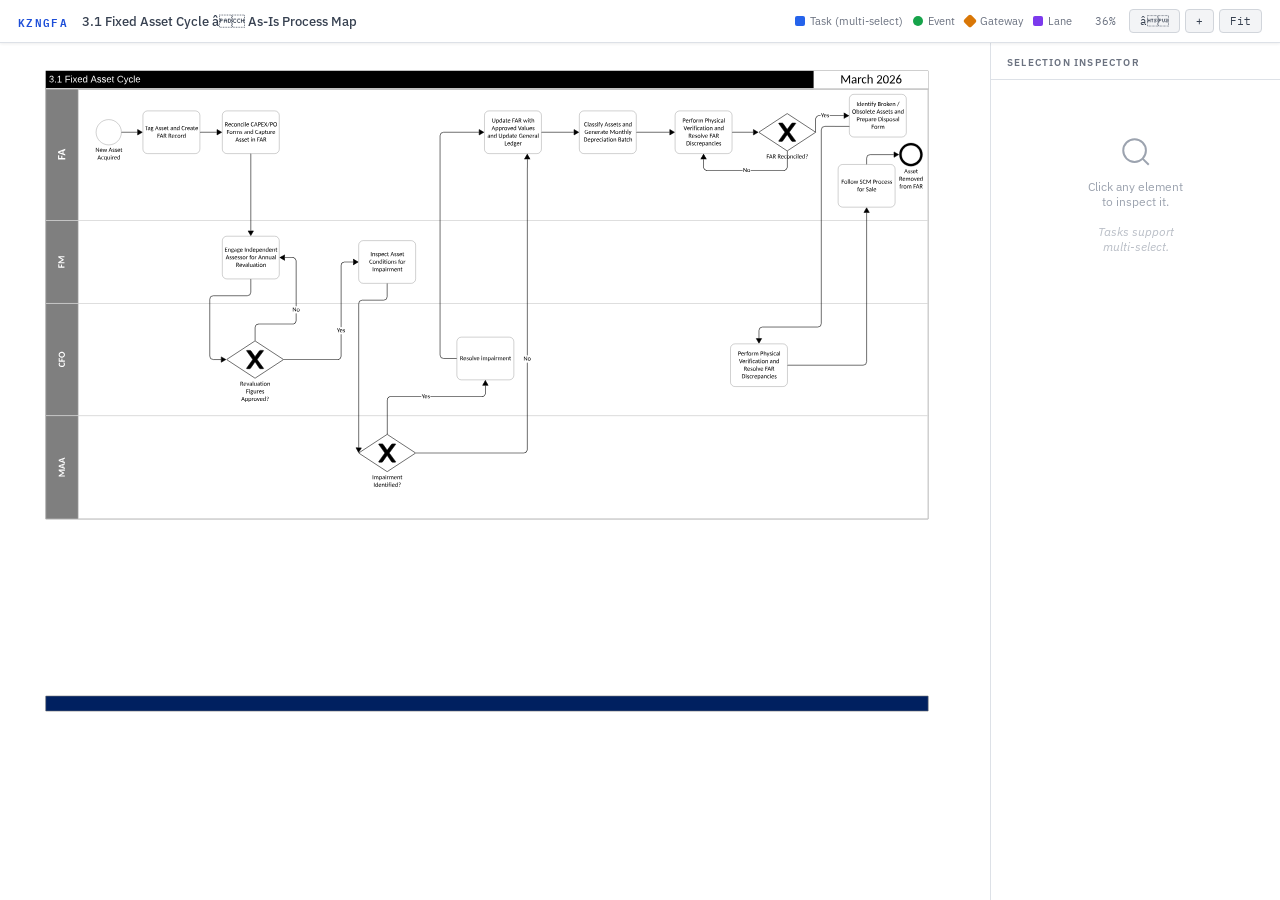
<file: Working maps/Finance/fin-3.1.html>
<!DOCTYPE html>
<html lang="en">
<head>
<meta charset="UTF-8">
<meta name="viewport" content="width=device-width, initial-scale=1.0">
<title>KZNGFA â 3.1 Fixed Asset Cycle</title>
<style>
@import url('https://fonts.googleapis.com/css2?family=IBM+Plex+Mono:wght@400;600&family=IBM+Plex+Sans:wght@300;400;500;600&display=swap');
:root{--bg:#f0f2f5;--panel:#fff;--border:#dde1e7;--text:#1a1f2e;--muted:#6b7280;--accent:#1d4ed8;--col-task:#2563eb;--col-event:#16a34a;--col-gateway:#d97706;--col-lane:#7c3aed}
*{box-sizing:border-box;margin:0;padding:0}
body{font-family:'IBM Plex Sans',sans-serif;background:var(--bg);color:var(--text);height:100vh;display:flex;flex-direction:column;overflow:hidden}
header{display:flex;align-items:center;gap:14px;padding:9px 18px;background:var(--panel);border-bottom:1px solid var(--border);flex-shrink:0;z-index:10;flex-wrap:wrap;box-shadow:0 1px 3px rgba(0,0,0,.07)}
.logo{font-family:'IBM Plex Mono',monospace;font-size:11px;font-weight:600;letter-spacing:.12em;color:var(--accent);text-transform:uppercase;white-space:nowrap}
.title{font-size:13px;font-weight:500;color:#374151;white-space:nowrap}
.spacer{flex:1;min-width:8px}
.legend{display:flex;gap:10px;align-items:center;flex-wrap:wrap}
.legend-item{display:flex;align-items:center;gap:5px;font-size:11px;color:var(--muted);white-space:nowrap}
.legend-dot{width:10px;height:10px;border-radius:2px;flex-shrink:0}
.controls{display:flex;gap:5px;align-items:center}
#zoom-label{font-family:'IBM Plex Mono',monospace;font-size:11px;color:var(--muted);min-width:38px;text-align:center}
button{background:#f3f4f6;border:1px solid #d1d5db;color:#374151;font-family:'IBM Plex Mono',monospace;font-size:11px;padding:4px 10px;border-radius:4px;cursor:pointer;transition:background .15s}
button:hover{background:#e5e7eb}
main{display:flex;flex:1;overflow:hidden}
#canvas-wrap{flex:1;overflow:auto;position:relative;background:#fff;cursor:grab}
#canvas-wrap:active{cursor:grabbing}
#map-container{position:relative;transform-origin:0 0;display:inline-block;margin:16px}
#overlay{position:absolute;top:0;left:0;pointer-events:none}
.hit{position:absolute;cursor:pointer;pointer-events:all;transition:outline .1s,background .1s}
.hit:hover{outline:2px dashed rgba(0,0,0,.25)}
.hit-task{border-radius:14px;background:transparent}
.hit-task.selected{background:rgba(37,99,235,.18);outline:2.5px solid #2563eb!important;box-shadow:0 0 0 5px rgba(37,99,235,.08)}
.hit-event{border-radius:50%;background:transparent}
.hit-event.selected{background:rgba(22,163,74,.18);outline:2.5px solid #16a34a!important;box-shadow:0 0 0 5px rgba(22,163,74,.08)}
.hit-gateway{background:transparent;transform:rotate(45deg);border-radius:3px}
.hit-gateway:hover{outline:2px dashed rgba(0,0,0,.25)!important}
.hit-gateway.selected{background:rgba(217,119,6,.18);outline:2.5px solid #d97706!important;box-shadow:0 0 0 5px rgba(217,119,6,.08)}
.hit-lane{background:transparent}
.hit-lane:hover{background:rgba(124,58,237,.05);outline:none!important}
.hit-lane.selected{background:rgba(124,58,237,.10);outline:2px solid #7c3aed!important}
#panel{width:290px;flex-shrink:0;background:var(--panel);border-left:1px solid var(--border);display:flex;flex-direction:column;overflow:hidden;box-shadow:-1px 0 4px rgba(0,0,0,.05)}
.panel-head{padding:13px 16px 10px;border-bottom:1px solid var(--border);flex-shrink:0}
.panel-head h3{font-size:10px;font-weight:600;letter-spacing:.12em;text-transform:uppercase;color:var(--muted)}
.panel-body{flex:1;overflow-y:auto;padding:14px 16px}
.empty-state{display:flex;flex-direction:column;align-items:center;justify-content:center;height:200px;gap:10px;color:#9ca3af;text-align:center;font-size:12px}
.card{display:none}
.card.visible{display:block}
.card-badge{display:inline-flex;align-items:center;gap:5px;font-size:10px;font-weight:600;letter-spacing:.08em;text-transform:uppercase;padding:3px 9px;border-radius:3px;margin-bottom:12px}
.badge-task{background:rgba(37,99,235,.10);color:#1d4ed8;border:1px solid rgba(37,99,235,.2)}
.badge-event{background:rgba(22,163,74,.10);color:#15803d;border:1px solid rgba(22,163,74,.2)}
.badge-gateway{background:rgba(217,119,6,.10);color:#b45309;border:1px solid rgba(217,119,6,.2)}
.badge-lane{background:rgba(124,58,237,.10);color:#6d28d9;border:1px solid rgba(124,58,237,.2)}
.card-title{font-size:15px;font-weight:600;color:#111827;margin-bottom:5px;line-height:1.3}
.card-sub{font-size:11px;color:var(--muted);margin-bottom:14px;line-height:1.5}
hr{border:none;border-top:1px solid var(--border);margin:12px 0}
.field{margin-bottom:10px}
.fl{font-size:10px;font-weight:600;letter-spacing:.08em;text-transform:uppercase;color:var(--muted);margin-bottom:3px}
.fv{font-size:12px;color:#374151;line-height:1.4}
.multi-header{font-size:11px;color:var(--muted);margin-bottom:10px}
.chip{display:inline-flex;align-items:center;gap:4px;background:rgba(37,99,235,.07);border:1px solid rgba(37,99,235,.2);color:#1d4ed8;font-size:11px;padding:4px 8px;border-radius:4px;margin:3px 3px 3px 0;cursor:pointer;transition:background .1s;line-height:1.3}
.chip:hover{background:rgba(37,99,235,.14)}
.chip-x{font-size:14px;line-height:1;opacity:.5;margin-left:1px}
.clear-btn{margin-top:12px;width:100%;background:#f9fafb;border:1px solid var(--border);color:var(--muted);font-size:11px;padding:7px;border-radius:4px;cursor:pointer;font-family:'IBM Plex Sans',sans-serif;transition:background .1s}
.clear-btn:hover{background:#f3f4f6}
::-webkit-scrollbar{width:5px;height:5px}
::-webkit-scrollbar-track{background:transparent}
::-webkit-scrollbar-thumb{background:#d1d5db;border-radius:3px}
</style>
</head>
<body>
<header>
<div class="logo">KZNGFA</div>
<div class="title">3.1 Fixed Asset Cycle â As-Is Process Map</div>
<div class="spacer"></div>
<div class="legend">
<div class="legend-item"><div class="legend-dot" style="background:var(--col-task)"></div>Task (multi-select)</div>
<div class="legend-item"><div class="legend-dot" style="background:var(--col-event);border-radius:50%"></div>Event</div>
<div class="legend-item"><div class="legend-dot" style="background:var(--col-gateway);transform:rotate(45deg)"></div>Gateway</div>
<div class="legend-item"><div class="legend-dot" style="background:var(--col-lane)"></div>Lane</div>
</div>
<div class="controls">
<span id="zoom-label">100%</span>
<button onclick="zoom(-0.15)">â</button>
<button onclick="zoom(+0.15)">+</button>
<button onclick="fitScreen()">Fit</button>
</div>
</header>
<main>
<div id="canvas-wrap">
<div id="map-container">
<div id="svg-wrap"><svg xmlns="http://www.w3.org/2000/svg" xmlns:xlink="http://www.w3.org/1999/xlink" xmlns:lucid="lucid" width="2646" height="1871"><g transform="translate(0 0)" lucid:page-tab-id="HdFyK6RHym0dH"><path d="M0 0h2646v1871H0z" fill="#fff"/><path d="M83.34 1790.1a.83.83 0 0 1 .83-.84H2561.5a.83.83 0 0 1 .83.83v40.83a.83.83 0 0 1-.83.83H84.17a.83.83 0 0 1-.83-.83z" fill="#fff" fill-opacity="0"/><path d="M83.34 1830.93a.83.83 0 0 0 .83.83H2561.5a.83.83 0 0 0 .83-.83v-40.84a.83.83 0 0 0-.83-.84H84.17a.83.83 0 0 0-.83.83z" stroke="#7f7f7f" stroke-width="1.67" fill="#002060"/><path d="M83.34 33.23h2479v51.94h-2479z" fill="#fff" fill-opacity="0"/><path d="M83.34 85.17h2479V33.23h-2479z"/><path d="M2240.42 33.23h321.9v51.94h-321.9z" fill="#fff" fill-opacity="0"/><path d="M2240.42 85.17h321.9V33.23h-321.9z" fill="#fff"/><use xlink:href="#a" transform="matrix(1,0,0,1,2249.437396,42.11059500000001) translate(65.917998046875 26.39)"/><use xlink:href="#b" transform="matrix(1,0,0,1,2249.437396,42.11059500000001) translate(166.989658203125 26.39)"/><path d="M2393.43 1599.65h168.9v188h-168.9z" fill="#fff" fill-opacity="0"/><path d="M2393.43 1787.66h168.9v-188h-168.9z" fill="url(#c)"/><path d="M83.34 84.3a.83.83 0 0 1 .83-.83H2561.5a.83.83 0 0 1 .83.83v1207.18a.83.83 0 0 1-.83.83H84.17a.83.83 0 0 1-.83-.82z" fill="#fff" fill-opacity="0"/><path d="M83.34 1291.48a.83.83 0 0 0 .83.83H2561.5a.83.83 0 0 0 .83-.82V84.3a.83.83 0 0 0-.83-.83H84.17a.83.83 0 0 0-.83.83z" stroke="#7f7f7f" stroke-width="1.67" fill="#57bf79" fill-opacity="0"/><path d="M83.34 1290.65V85.13z" stroke="#7f7f7f" stroke-width="1.67" fill="#0091fb"/><path d="M83.34 84.3a.83.83 0 0 1 .83-.83H2561.5a.83.83 0 0 1 .83.83v1207.18a.83.83 0 0 1-.83.83H84.17a.83.83 0 0 1-.83-.82z" fill="#fff" fill-opacity="0"/><path d="M83.34 1291.48a.83.83 0 0 0 .83.83H2561.5a.83.83 0 0 0 .83-.82V84.3a.83.83 0 0 0-.83-.83H84.17a.83.83 0 0 0-.83.83z" fill="#fff" fill-opacity="0"/><path d="M83.34 84.3a.83.83 0 0 1 .83-.83H2561.5a.83.83 0 0 1 .83.83v368.55a.83.83 0 0 1-.83.83H84.17a.83.83 0 0 1-.83-.83z" fill="#fff" fill-opacity="0"/><path d="M83.34 452.85a.83.83 0 0 0 .83.83H2561.5a.83.83 0 0 0 .83-.83V84.3a.83.83 0 0 0-.83-.83H84.17a.83.83 0 0 0-.83.83z" stroke="#d8d8d8" stroke-width="1.67" fill="#7f7f7f" fill-opacity="0"/><path d="M173.4 453.68a1.66 1.66 0 0 0 1.66-1.66V85.12a1.66 1.66 0 0 0-1.66-1.65H85a1.66 1.66 0 0 0-1.66 1.66v366.9a1.66 1.66 0 0 0 1.66 1.65z" stroke="#d8d8d8" stroke-width="1.67" fill="#7f7f7f"/><use xlink:href="#d" transform="matrix(-0.000003673205103813548,-0.9999999999932537,0.9999999999932537,-0.000003673205103813548,93.04834051557276,444.58363734291197) translate(160.81588134765624 45.2775)"/><path d="M83.34 454.5a.83.83 0 0 1 .83-.82H2561.5a.83.83 0 0 1 .83.83v231.42a.83.83 0 0 1-.83.83H84.17a.83.83 0 0 1-.83-.83z" fill="#fff" fill-opacity="0"/><path d="M83.34 685.92a.83.83 0 0 0 .83.83H2561.5a.83.83 0 0 0 .83-.83v-231.4a.83.83 0 0 0-.83-.84H84.17a.83.83 0 0 0-.83.83z" stroke="#d8d8d8" stroke-width="1.67" fill="#7f7f7f" fill-opacity="0"/><path d="M173.4 686.75a1.66 1.66 0 0 0 1.66-1.66V455.33a1.66 1.66 0 0 0-1.66-1.66H85a1.66 1.66 0 0 0-1.66 1.66V685.1a1.66 1.66 0 0 0 1.66 1.65z" stroke="#d8d8d8" stroke-width="1.67" fill="#7f7f7f"/><use xlink:href="#e" transform="matrix(-0.000003673205103813548,-0.9999999999932537,0.9999999999932537,-0.000003673205103813548,91.90787610399718,678.049136978674) translate(90.2243408203125 44.167500000000004)"/><path d="M83.34 687.58a.83.83 0 0 1 .83-.83H2561.5a.83.83 0 0 1 .83.83v313.3a.83.83 0 0 1-.83.83H84.17a.83.83 0 0 1-.83-.82z" fill="#fff" fill-opacity="0"/><path d="M83.34 1000.88a.83.83 0 0 0 .83.83H2561.5a.83.83 0 0 0 .83-.82v-313.3a.83.83 0 0 0-.83-.83H84.17a.83.83 0 0 0-.83.83z" stroke="#d8d8d8" stroke-width="1.67" fill="#7f7f7f" fill-opacity="0"/><path d="M173.4 1001.7a1.66 1.66 0 0 0 1.66-1.65V688.4a1.66 1.66 0 0 0-1.66-1.65H85a1.66 1.66 0 0 0-1.66 1.66v311.65a1.66 1.66 0 0 0 1.66 1.66z" stroke="#d8d8d8" stroke-width="1.67" fill="#7f7f7f"/><use xlink:href="#f" transform="matrix(-0.000003673205103813548,-0.9999999999932537,0.9999999999932537,-0.000003673205103813548,93.11704935094224,992.8111560940198) translate(126.9008837890625 44.167500000000004)"/><path d="M83.34 1002.54a.83.83 0 0 1 .83-.83H2561.5a.83.83 0 0 1 .83.84v288.94a.83.83 0 0 1-.83.84H84.17a.83.83 0 0 1-.83-.84z" fill="#fff" fill-opacity="0"/><path d="M83.34 1291.48a.83.83 0 0 0 .83.84H2561.5a.83.83 0 0 0 .83-.84v-288.94a.83.83 0 0 0-.83-.83H84.17a.83.83 0 0 0-.83.84z" stroke="#d8d8d8" stroke-width="1.67" fill="#7f7f7f" fill-opacity="0"/><path d="M173.4 1292.32a1.66 1.66 0 0 0 1.66-1.66v-287.3a1.66 1.66 0 0 0-1.66-1.65H85a1.66 1.66 0 0 0-1.66 1.67v287.28a1.66 1.66 0 0 0 1.66 1.66z" stroke="#d8d8d8" stroke-width="1.67" fill="#7f7f7f"/><use xlink:href="#g" transform="matrix(-0.000003673205103813548,-0.9999999999932537,0.9999999999932537,-0.000003673205103813548,93.09712982156498,1283.5019401671045) translate(108.6840234375 44.167500000000004)"/><path d="M175.8 84.3a.83.83 0 0 1 .82-.83H2561.5a.83.83 0 0 1 .83.83v1207.18a.83.83 0 0 1-.83.83H176.62a.83.83 0 0 1-.83-.82z" fill="#fff" fill-opacity="0"/><path d="M175.8 1291.48a.83.83 0 0 0 .82.83H2561.5a.83.83 0 0 0 .83-.82V84.3a.83.83 0 0 0-.83-.83H176.62a.83.83 0 0 0-.83.83z" fill="none"/><path d="M83.34 84.3a.83.83 0 0 1 .83-.83H2561.5a.83.83 0 0 1 .83.83v.34a.83.83 0 0 1-.83.83H84.17a.83.83 0 0 1-.83-.83z" fill="#fff" fill-opacity="0"/><path d="M84.17 83.47H2561.5z" stroke="#d8d8d8" stroke-width="1.67" fill="#fff"/><path d="M20.35 34.98h905.63v50H20.35z" fill="#fff" fill-opacity="0"/><path d="M20.35 34.98h905.63v50H20.35z" fill-opacity="0"/><use xlink:href="#h" transform="matrix(1,0,0,1,29.402380000000004,43.876) translate(63 21.834)"/><use xlink:href="#i" transform="matrix(1,0,0,1,29.402380000000004,43.876) translate(107.45 21.834)"/><use xlink:href="#j" transform="matrix(1,0,0,1,29.402380000000004,43.876) translate(179.9035 21.834)"/><use xlink:href="#k" transform="matrix(1,0,0,1,29.402380000000004,43.876) translate(253.98683333333332 21.834)"/><path d="M224.97 170.48a.27.27 0 0 1 .27-.27h70.55a.27.27 0 0 1 .26.28v70.55a.27.27 0 0 1-.27.27h-70.56a.27.27 0 0 1-.27-.27z" fill="#fff" fill-opacity="0"/><path d="M296.06 205.76c0-19.62-15.92-35.55-35.54-35.55-19.62 0-35.55 15.94-35.55 35.56 0 19.62 15.93 35.54 35.55 35.54 19.62 0 35.54-15.92 35.54-35.54z" stroke="#000" stroke-width=".53" fill="#fff"/><path d="M224.97 241.3v-69.5a1.6 1.6 0 0 1 1.6-1.6h67.9a1.6 1.6 0 0 1 1.6 1.6v69.5" fill="none"/><use xlink:href="#l" transform="matrix(1,0,0,1,218.50399999999996,245.711) translate(4.565571289062497 15.276999999999997)"/><use xlink:href="#m" transform="matrix(1,0,0,1,218.50399999999996,245.711) translate(41.5319970703125 15.276999999999997)"/><use xlink:href="#n" transform="matrix(1,0,0,1,218.50399999999996,245.711) translate(10.139184570312494 36.613)"/><path d="M297.13 205.76h43.75" stroke="#000" stroke-width="1.6" fill="none"/><path d="M297.15 206.53h-.83v-.78l-.05-.77h.88z" stroke="#000" stroke-width=".05"/><path d="M354.67 205.76l-13 7.5v-15z" stroke="#000" stroke-width="1.6"/><path d="M356.54 158.56a12.8 12.8 0 0 1 12.8-12.8h134.4a12.8 12.8 0 0 1 12.8 12.8v94.4a12.8 12.8 0 0 1-12.8 12.8h-134.4a12.8 12.8 0 0 1-12.8-12.8z" fill="#fff" fill-opacity="0"/><path d="M356.54 252.96a12.8 12.8 0 0 0 12.8 12.8h134.4a12.8 12.8 0 0 0 12.8-12.8v-94.4a12.8 12.8 0 0 0-12.8-12.8h-134.4a12.8 12.8 0 0 0-12.8 12.8z" stroke="#000" stroke-width=".53" fill="#fff"/><path d="M356.54 265.76v-94.4a25.6 25.6 0 0 1 25.6-25.6h108.8a25.6 25.6 0 0 1 25.6 25.6v94.4" fill="none"/><use xlink:href="#o" transform="matrix(1,0,0,1,361.015,150.19799999999998) translate(1.2120068359375011 49.776999999999994)"/><use xlink:href="#p" transform="matrix(1,0,0,1,361.015,150.19799999999998) translate(29.392612304687503 49.776999999999994)"/><use xlink:href="#q" transform="matrix(1,0,0,1,361.015,150.19799999999998) translate(72.3146435546875 49.776999999999994)"/><use xlink:href="#r" transform="matrix(1,0,0,1,361.015,150.19799999999998) translate(103.53382324218751 49.776999999999994)"/><use xlink:href="#s" transform="matrix(1,0,0,1,361.015,150.19799999999998) translate(35.31783203125 71.113)"/><use xlink:href="#t" transform="matrix(1,0,0,1,361.015,150.19799999999998) translate(66.4501953125 71.113)"/><path d="M517.6 205.76h46.27" stroke="#000" stroke-width="1.6" fill="none"/><path d="M517.62 206.53h-.82v-1.55h.82z" stroke="#000" stroke-width=".05"/><path d="M577.66 205.76l-13 7.5v-15z" stroke="#000" stroke-width="1.6"/><path d="M579.53 158.56a12.8 12.8 0 0 1 12.8-12.8h134.4a12.8 12.8 0 0 1 12.8 12.8v94.4a12.8 12.8 0 0 1-12.8 12.8h-134.4a12.8 12.8 0 0 1-12.8-12.8z" fill="#fff" fill-opacity="0"/><path d="M579.53 252.96a12.8 12.8 0 0 0 12.8 12.8h134.4a12.8 12.8 0 0 0 12.8-12.8v-94.4a12.8 12.8 0 0 0-12.8-12.8h-134.4a12.8 12.8 0 0 0-12.8 12.8z" stroke="#000" stroke-width=".53" fill="#fff"/><path d="M579.53 265.76v-94.4a25.6 25.6 0 0 1 25.6-25.6h108.8a25.6 25.6 0 0 1 25.6 25.6v94.4" fill="none"/><use xlink:href="#u" transform="matrix(1,0,0,1,584.008,150.19799999999998) translate(2.2451220703125045 39.108999999999995)"/><use xlink:href="#v" transform="matrix(1,0,0,1,584.008,150.19799999999998) translate(75.06672363281251 39.108999999999995)"/><use xlink:href="#w" transform="matrix(1,0,0,1,584.008,150.19799999999998) translate(7.367290039062482 60.445)"/><use xlink:href="#q" transform="matrix(1,0,0,1,584.008,150.19799999999998) translate(56.045249023437485 60.445)"/><use xlink:href="#x" transform="matrix(1,0,0,1,584.008,150.19799999999998) translate(87.2644287109375 60.445)"/><use xlink:href="#p" transform="matrix(1,0,0,1,584.008,150.19799999999998) translate(32.26189453124999 81.781)"/><use xlink:href="#y" transform="matrix(1,0,0,1,584.008,150.19799999999998) translate(75.18392578125 81.781)"/><use xlink:href="#z" transform="matrix(1,0,0,1,584.008,150.19799999999998) translate(92.625341796875 81.781)"/><path d="M659.53 266.82v215.3" stroke="#000" stroke-width="1.6" fill="none"/><path d="M660.3 266.84h-1.55v-.82h1.55z" stroke="#000" stroke-width=".05"/><path d="M659.53 495.9l-7.5-12.98h15z" stroke="#000" stroke-width="1.6"/><path d="M579.53 510.57a12.8 12.8 0 0 1 12.8-12.8h134.4a12.8 12.8 0 0 1 12.8 12.8v94.4a12.8 12.8 0 0 1-12.8 12.8h-134.4a12.8 12.8 0 0 1-12.8-12.8z" fill="#fff" fill-opacity="0"/><path d="M579.53 604.97a12.8 12.8 0 0 0 12.8 12.8h134.4a12.8 12.8 0 0 0 12.8-12.8v-94.4a12.8 12.8 0 0 0-12.8-12.8h-134.4a12.8 12.8 0 0 0-12.8 12.8z" stroke="#000" stroke-width=".53" fill="#fff"/><path d="M579.53 617.77v-94.4a25.6 25.6 0 0 1 25.6-25.6h108.8a25.6 25.6 0 0 1 25.6 25.6v94.4" fill="none"/><use xlink:href="#A" transform="matrix(1,0,0,1,584.008,502.21200000000005) translate(1.7372460937500023 39.108999999999995)"/><use xlink:href="#B" transform="matrix(1,0,0,1,584.008,502.21200000000005) translate(57.40392578125 39.108999999999995)"/><use xlink:href="#C" transform="matrix(1,0,0,1,584.008,502.21200000000005) translate(4.949453124999991 60.445)"/><use xlink:href="#D" transform="matrix(1,0,0,1,584.008,502.21200000000005) translate(71.49422851562498 60.445)"/><use xlink:href="#E" transform="matrix(1,0,0,1,584.008,502.21200000000005) translate(96.14140624999999 60.445)"/><use xlink:href="#F" transform="matrix(1,0,0,1,584.008,502.21200000000005) translate(33.5424365234375 81.781)"/><path d="M659.53 618.84V655a10 10 0 0 1-10 10h-95.28a10 10 0 0 0-10 10v159.23a10 10 0 0 0 10 10h21.48" stroke="#000" stroke-width="1.6" fill="none"/><path d="M660.3 618.86h-1.55v-.82h1.55z" stroke="#000" stroke-width=".05"/><path d="M589.52 844.23l-13 7.5v-15z" stroke="#000" stroke-width="1.6"/><path d="M591.5 792.62a.8.8 0 0 1 .8-.8h158.4a.8.8 0 0 1 .8.8v103.22a.8.8 0 0 1-.8.8H592.3a.8.8 0 0 1-.8-.8z" fill="#fff" fill-opacity="0"/><path d="M670.83 896.2a1.22 1.22 0 0 0 1.33 0l78.67-51.53a.52.52 0 0 0 0-.88l-78.67-51.54a1.22 1.22 0 0 0-1.33 0l-78.67 51.53a.52.52 0 0 0 0 .87z" stroke="#000" stroke-width="1.6" fill="#fff"/><path d="M648.46 818.55a.82.82 0 0 0-.68 1.3l16.4 22.97a2.25 2.25 0 0 1 0 2.6l-16.4 23.08a.84.84 0 0 0 .68 1.32l7.84.08a3.05 3.05 0 0 0 2.52-1.3l11.75-16.67a1.1 1.1 0 0 1 1.83.02l11.32 16.64a3 3 0 0 0 2.5 1.3l8.32-.08a.82.82 0 0 0 .65-1.3l-17-23.1a2.17 2.17 0 0 1 0-2.58l17-23a.8.8 0 0 0-.66-1.3h-8.16a3.2 3.2 0 0 0-2.56 1.3l-11.37 15.24a1.16 1.16 0 0 1-1.88-.02l-10.8-15.2a3.1 3.1 0 0 0-2.5-1.3z" stroke="#000" stroke-width="1.6"/><path d="M591.5 896.64V793.42a1.6 1.6 0 0 1 1.6-1.6h156.8a1.6 1.6 0 0 1 1.6 1.6v103.22" fill="none"/><use xlink:href="#G" transform="matrix(1,0,0,1,609.256,904.608) translate(20.0424365234375 13.335)"/><use xlink:href="#H" transform="matrix(1,0,0,1,609.256,904.608) translate(36.637392578125 34.67100000000001)"/><use xlink:href="#I" transform="matrix(1,0,0,1,609.256,904.608) translate(23.267666015624997 56.007000000000005)"/><path d="M787.55 734.6l-.13 1.66-.4 1.64-.64 1.57-.9 1.44-1.1 1.3-1.27 1.1-1.44.88-1.56.64-1.64.4-1.66.13h-95.27l-1.48.1-1.4.35-1.34.56-1.22.75-1.1.95-.95 1.1-.75 1.24-.55 1.32-.34 1.4-.13 1.48v35.85h-1.55v-35.9l.13-1.66.4-1.66.64-1.56.88-1.44 1.1-1.3 1.28-1.1 1.44-.87 1.57-.65 1.64-.4 1.67-.12h95.27l1.48-.12 1.4-.34 1.34-.55 1.23-.77 1.1-.94.93-1.1.76-1.24.54-1.34.34-1.4.12-1.48V713.6h1.55zm-9.1-177.47l1.65.4 1.56.64 1.45.88 1.3 1.1 1.1 1.3.88 1.43.64 1.56.4 1.65.13 1.64V695.8H786v-128l-.12-1.47-.34-1.4-.55-1.34-.77-1.25-.94-1.1-1.1-.94-1.24-.75-1.34-.55-1.4-.34-1.48-.1h-21.56V557h21.62z" stroke="#000" stroke-width=".05"/><path d="M672.27 791.4l-.3-.1-.24-.03-.23-.02-.24.02-.23.04-.22.08-.08-.95h1.55z"/><path stroke="#000" stroke-width=".05"/><path d="M754.38 565.27l-13-7.5 13-7.5z"/><path d="M755.16 566.6l-15.32-8.83 15.32-8.84zm-12.22-8.83l10.67 6.16V551.6z" stroke="#000" stroke-width=".05"/><use xlink:href="#J" transform="matrix(1,0,0,1,776.345349609375,695.8143233676523) translate(0.005000000000000782 13.335)"/><path d="M913.9 834.26l-.14 1.65-.4 1.66-.64 1.56-.88 1.44-1.1 1.3-1.3 1.1-1.43.87-1.55.65-1.65.4-1.65.12H752.67v-1.55H903.1l1.46-.1 1.4-.35 1.34-.55 1.24-.76 1.1-.95.94-1.1.75-1.23.56-1.34.33-1.4.1-1.48v-62.08h1.56zM946.95 571h-23.8l-1.5.1-1.4.34-1.33.56-1.23.75-1.1.94-.95 1.1-.75 1.23-.55 1.33-.34 1.4-.1 1.48v174.1h-1.56V580.18l.13-1.65.4-1.65.64-1.56.9-1.44 1.1-1.3 1.28-1.1 1.44-.87 1.57-.64 1.63-.4 1.66-.12h23.86z" stroke="#000" stroke-width=".05"/><path d="M752.7 845h-1.08l.22-.47.03-.3-.03-.3-.2-.45 1.05-.03z"/><path stroke="#000" stroke-width=".05"/><path d="M960.75 570.2l-13 7.5v-15z"/><path d="M962.3 570.2l-15.32 8.85v-17.68zm-13.77 6.17l10.67-6.16-10.67-6.15z" stroke="#000" stroke-width=".05"/><use xlink:href="#K" transform="matrix(1,0,0,1,901.5216689453125,754.3406930784707) translate(0.005000000000000782 13.335)"/><path d="M962.6 523a12.8 12.8 0 0 1 12.8-12.8h134.4a12.8 12.8 0 0 1 12.8 12.8v94.4a12.8 12.8 0 0 1-12.8 12.8H975.4a12.8 12.8 0 0 1-12.8-12.8z" fill="#fff" fill-opacity="0"/><path d="M962.6 617.4a12.8 12.8 0 0 0 12.8 12.8h134.4a12.8 12.8 0 0 0 12.8-12.8V523a12.8 12.8 0 0 0-12.8-12.8H975.4a12.8 12.8 0 0 0-12.8 12.8z" stroke="#000" stroke-width=".53" fill="#fff"/><path d="M962.6 630.2v-94.4a25.6 25.6 0 0 1 25.6-25.6H1097a25.6 25.6 0 0 1 25.6 25.6v94.4" fill="none"/><use xlink:href="#L" transform="matrix(1,0,0,1,967.0899999999999,514.653) translate(28.320429687499995 39.108999999999995)"/><use xlink:href="#M" transform="matrix(1,0,0,1,967.0899999999999,514.653) translate(84.77713867187501 39.108999999999995)"/><use xlink:href="#N" transform="matrix(1,0,0,1,967.0899999999999,514.653) translate(25.01272460937499 60.445)"/><use xlink:href="#O" transform="matrix(1,0,0,1,967.0899999999999,514.653) translate(106.35969726562502 60.445)"/><use xlink:href="#P" transform="matrix(1,0,0,1,967.0899999999999,514.653) translate(33.4990283203125 81.781)"/><path d="M962.6 1055.16a.8.8 0 0 1 .8-.8h158.4a.8.8 0 0 1 .8.8v103.23a.8.8 0 0 1-.8.8H963.4a.8.8 0 0 1-.8-.8z" fill="#fff" fill-opacity="0"/><path d="M1041.94 1158.75a1.22 1.22 0 0 0 1.34 0l78.66-51.54a.52.52 0 0 0 0-.86l-78.66-51.54a1.22 1.22 0 0 0-1.34 0l-78.66 51.54a.52.52 0 0 0 0 .88z" stroke="#000" stroke-width="1.6" fill="#fff"/><path d="M1019.57 1081.1a.82.82 0 0 0-.67 1.3l16.38 22.97a2.25 2.25 0 0 1 0 2.6l-16.38 23.08a.84.84 0 0 0 .67 1.32l7.84.07a3.05 3.05 0 0 0 2.53-1.3l11.76-16.66a1.1 1.1 0 0 1 1.8 0l11.33 16.66a3 3 0 0 0 2.5 1.3l8.32-.07a.82.82 0 0 0 .65-1.3l-16.98-23.1a2.17 2.17 0 0 1 0-2.6l16.98-23a.8.8 0 0 0-.65-1.27h-8.16a3.2 3.2 0 0 0-2.57 1.28l-11.36 15.25a1.16 1.16 0 0 1-1.9-.02l-10.77-15.2a3.1 3.1 0 0 0-2.53-1.3z" stroke="#000" stroke-width="1.6"/><path d="M962.6 1159.2v-103.24a1.6 1.6 0 0 1 1.6-1.6H1121a1.6 1.6 0 0 1 1.6 1.6v103.23" fill="none"/><use xlink:href="#Q" transform="matrix(1,0,0,1,980.3699999999999,1167.1560000000002) translate(19.999028320312497 13.335)"/><use xlink:href="#R" transform="matrix(1,0,0,1,980.3699999999999,1167.1560000000002) translate(23.593227539062497 34.67100000000001)"/><path d="M1042.6 631.28v36.18a10 10 0 0 1-10 10h-60a10 10 0 0 0-10 10v404.3" stroke="#000" stroke-width="1.6" fill="none"/><path d="M1043.38 631.3h-1.55v-.82h1.56z" stroke="#000" stroke-width=".05"/><path d="M962.28 1105.18L955.1 1092l15 .38z" stroke="#000" stroke-width="1.6"/><path d="M1315.9 158.56a12.8 12.8 0 0 1 12.8-12.8h134.4a12.8 12.8 0 0 1 12.8 12.8v94.4a12.8 12.8 0 0 1-12.8 12.8h-134.4a12.8 12.8 0 0 1-12.8-12.8z" fill="#fff" fill-opacity="0"/><path d="M1315.9 252.96a12.8 12.8 0 0 0 12.8 12.8h134.4a12.8 12.8 0 0 0 12.8-12.8v-94.4a12.8 12.8 0 0 0-12.8-12.8h-134.4a12.8 12.8 0 0 0-12.8 12.8z" stroke="#000" stroke-width=".53" fill="#fff"/><path d="M1315.9 265.76v-94.4a25.6 25.6 0 0 1 25.6-25.6h108.8a25.6 25.6 0 0 1 25.6 25.6v94.4" fill="none"/><use xlink:href="#S" transform="matrix(1,0,0,1,1320.386,150.19799999999998) translate(15.853593749999995 28.440999999999995)"/><use xlink:href="#s" transform="matrix(1,0,0,1,1320.386,150.19799999999998) translate(72.92669921875 28.440999999999995)"/><use xlink:href="#T" transform="matrix(1,0,0,1,1320.386,150.19799999999998) translate(104.05906250000001 28.440999999999995)"/><use xlink:href="#U" transform="matrix(1,0,0,1,1320.386,150.19799999999998) translate(15.458579101562492 49.776999999999994)"/><use xlink:href="#V" transform="matrix(1,0,0,1,1320.386,150.19799999999998) translate(89.7039697265625 49.776999999999994)"/><use xlink:href="#q" transform="matrix(1,0,0,1,1320.386,150.19799999999998) translate(3.5126416015624926 71.113)"/><use xlink:href="#W" transform="matrix(1,0,0,1,1320.386,150.19799999999998) translate(34.731821289062495 71.113)"/><use xlink:href="#X" transform="matrix(1,0,0,1,1320.386,150.19799999999998) translate(91.80492675781251 71.113)"/><use xlink:href="#Y" transform="matrix(1,0,0,1,1320.386,150.19799999999998) translate(51.535136718749996 92.44900000000001)"/><path d="M1139.75 949.25h-87.1l-1.48.12-1.4.34-1.35.56-1.23.76-1.1.94-.95 1.1-.76 1.23-.56 1.33-.34 1.4-.12 1.48v94.5h-1.55v-94.55l.13-1.66.4-1.65.65-1.56.9-1.46 1.1-1.28 1.28-1.1 1.44-.88 1.56-.65 1.64-.4 1.66-.13h87.17zm179.45-32.36v21.6l-.13 1.67-.4 1.64-.64 1.57-.88 1.45-1.1 1.28-1.3 1.1-1.43.88-1.56.65-1.65.4-1.64.13h-145.52v-1.55h145.46l1.47-.1 1.4-.35 1.34-.55 1.25-.76 1.1-.94.94-1.1.74-1.23.56-1.34.34-1.4.1-1.48V916.9z" stroke="#000" stroke-width=".05"/><path d="M1043.38 1053.96l-.3-.1-.24-.04-.23-.02-.22.02-.24.04-.22.06-.1-.94h1.57z"/><path stroke="#000" stroke-width=".05"/><path d="M1325.93 916.1h-15l7.5-13z"/><path d="M1327.27 916.87h-17.7l8.86-15.32zm-15-1.55h12.3l-6.14-10.67z" stroke="#000" stroke-width=".05"/><use xlink:href="#K" transform="matrix(1,0,0,1,1139.7519716313816,939.59) translate(0.005000000000000782 13.335)"/><path d="M1238.42 794.04a12.8 12.8 0 0 1 12.8-12.8h134.4a12.8 12.8 0 0 1 12.8 12.8v94.4a12.8 12.8 0 0 1-12.8 12.8h-134.4a12.8 12.8 0 0 1-12.8-12.8z" fill="#fff" fill-opacity="0"/><path d="M1238.42 888.44a12.8 12.8 0 0 0 12.8 12.8h134.4a12.8 12.8 0 0 0 12.8-12.8v-94.4a12.8 12.8 0 0 0-12.8-12.8h-134.4a12.8 12.8 0 0 0-12.8 12.8z" stroke="#000" stroke-width=".53" fill="#fff"/><path d="M1238.42 901.24v-94.4a25.6 25.6 0 0 1 25.6-25.6h108.8a25.6 25.6 0 0 1 25.6 25.6v94.4" fill="none"/><use xlink:href="#Z" transform="matrix(1,0,0,1,1242.905,785.676) translate(4.037880859374994 60.445)"/><use xlink:href="#aa" transform="matrix(1,0,0,1,1242.905,785.676) translate(63.359531249999996 60.445)"/><path d="M1237.36 841.24h-36.18a10 10 0 0 1-10-10V215.76a10 10 0 0 1 10-10h99.07" stroke="#000" stroke-width="1.6" fill="none"/><path d="M1238.16 842h-.82v-1.54h.82z" stroke="#000" stroke-width=".05"/><path d="M1314.04 205.76l-13 7.5v-15z" stroke="#000" stroke-width="1.6"/><path d="M1436.68 1096.8l-.13 1.66-.4 1.65-.64 1.57-.88 1.44-1.1 1.3-1.28 1.1-1.44.88-1.56.65-1.65.4-1.66.12h-302.16V1106h302.1l1.47-.1 1.4-.35 1.34-.56 1.23-.76 1.1-.94.94-1.1.75-1.24.56-1.33.34-1.4.1-1.48v-245.1h1.56zm.18-815.38l-.08 24.95-.1.1v527.4h-1.55v-528.1l.1-.1.08-24.26z" stroke="#000" stroke-width=".05"/><path d="M1123.8 1107.55h-1.06l.2-.47.04-.3-.03-.3-.2-.45 1.05-.03z"/><path stroke="#000" stroke-width=".05"/><path d="M1443.58 280.6h-15l7.5-12.98z"/><path d="M1444.92 281.4h-17.68l8.84-15.33zm-15-1.56h12.32l-6.16-10.67z" stroke="#000" stroke-width=".05"/><use xlink:href="#J" transform="matrix(1,0,0,1,1425.479349609375,833.8838597451373) translate(0.005000000000000782 13.335)"/><path d="M1476.97 205.76h89.74" stroke="#000" stroke-width="1.6" fill="none"/><path d="M1477 206.53h-.83v-1.55h.82z" stroke="#000" stroke-width=".05"/><path d="M1580.5 205.76l-13 7.5v-15z" stroke="#000" stroke-width="1.6"/><path d="M1582.36 158.56a12.8 12.8 0 0 1 12.8-12.8h134.4a12.8 12.8 0 0 1 12.8 12.8v94.4a12.8 12.8 0 0 1-12.8 12.8h-134.4a12.8 12.8 0 0 1-12.8-12.8z" fill="#fff" fill-opacity="0"/><path d="M1582.36 252.96a12.8 12.8 0 0 0 12.8 12.8h134.4a12.8 12.8 0 0 0 12.8-12.8v-94.4a12.8 12.8 0 0 0-12.8-12.8h-134.4a12.8 12.8 0 0 0-12.8 12.8z" stroke="#000" stroke-width=".53" fill="#fff"/><path d="M1582.36 265.76v-94.4a25.6 25.6 0 0 1 25.6-25.6h108.8a25.6 25.6 0 0 1 25.6 25.6v94.4" fill="none"/><use xlink:href="#ab" transform="matrix(1,0,0,1,1586.842,150.19799999999998) translate(8.639150390624991 39.108999999999995)"/><use xlink:href="#ac" transform="matrix(1,0,0,1,1586.842,150.19799999999998) translate(66.285244140625 39.108999999999995)"/><use xlink:href="#ad" transform="matrix(1,0,0,1,1586.842,150.19799999999998) translate(116.16126953125 39.108999999999995)"/><use xlink:href="#ae" transform="matrix(1,0,0,1,1586.842,150.19799999999998) translate(9.876284179687502 60.445)"/><use xlink:href="#af" transform="matrix(1,0,0,1,1586.842,150.19799999999998) translate(80.9441943359375 60.445)"/><use xlink:href="#ag" transform="matrix(1,0,0,1,1586.842,150.19799999999998) translate(7.358608398437497 81.781)"/><use xlink:href="#ah" transform="matrix(1,0,0,1,1586.842,150.19799999999998) translate(104.0199951171875 81.781)"/><path d="M1743.43 205.76h92.25" stroke="#000" stroke-width="1.6" fill="none"/><path d="M1743.45 206.53h-.82v-1.55h.82z" stroke="#000" stroke-width=".05"/><path d="M1849.47 205.76l-13 7.5v-15z" stroke="#000" stroke-width="1.6"/><path d="M1851.34 158.56a12.8 12.8 0 0 1 12.8-12.8h134.4a12.8 12.8 0 0 1 12.8 12.8v94.4a12.8 12.8 0 0 1-12.8 12.8h-134.4a12.8 12.8 0 0 1-12.8-12.8z" fill="#fff" fill-opacity="0"/><path d="M1851.34 252.96a12.8 12.8 0 0 0 12.8 12.8h134.4a12.8 12.8 0 0 0 12.8-12.8v-94.4a12.8 12.8 0 0 0-12.8-12.8h-134.4a12.8 12.8 0 0 0-12.8 12.8z" stroke="#000" stroke-width=".53" fill="#fff"/><path d="M1851.34 265.76v-94.4a25.6 25.6 0 0 1 25.6-25.6h108.8a25.6 25.6 0 0 1 25.6 25.6v94.4" fill="none"/><use xlink:href="#ai" transform="matrix(1,0,0,1,1855.819,150.19799999999998) translate(16.096679687499993 28.440999999999995)"/><use xlink:href="#aj" transform="matrix(1,0,0,1,1855.819,150.19799999999998) translate(78.821533203125 28.440999999999995)"/><use xlink:href="#ak" transform="matrix(1,0,0,1,1855.819,150.19799999999998) translate(19.2350927734375 49.776999999999994)"/><use xlink:href="#ad" transform="matrix(1,0,0,1,1855.819,150.19799999999998) translate(105.5653271484375 49.776999999999994)"/><use xlink:href="#al" transform="matrix(1,0,0,1,1855.819,150.19799999999998) translate(32.78279296875 71.113)"/><use xlink:href="#am" transform="matrix(1,0,0,1,1855.819,150.19799999999998) translate(92.10444335937501 71.113)"/><use xlink:href="#an" transform="matrix(1,0,0,1,1855.819,150.19799999999998) translate(26.549374999999998 92.44900000000001)"/><path d="M2086.3 154.15a.8.8 0 0 1 .8-.8h158.4a.8.8 0 0 1 .8.8v103.22a.8.8 0 0 1-.8.8h-158.4a.8.8 0 0 1-.8-.8z" fill="#fff" fill-opacity="0"/><path d="M2165.63 257.73a1.22 1.22 0 0 0 1.34 0l78.66-51.53a.52.52 0 0 0 0-.88l-78.66-51.54a1.22 1.22 0 0 0-1.34 0l-78.66 51.54a.52.52 0 0 0 0 .88z" stroke="#000" stroke-width="1.6" fill="#fff"/><path d="M2143.26 180.08a.82.82 0 0 0-.67 1.3l16.37 22.97a2.25 2.25 0 0 1 0 2.6l-16.38 23.08a.84.84 0 0 0 .66 1.32l7.84.08a3.05 3.05 0 0 0 2.52-1.3l11.76-16.67a1.1 1.1 0 0 1 1.82 0l11.32 16.66a3 3 0 0 0 2.5 1.3l8.32-.07a.82.82 0 0 0 .65-1.3l-17-23.1a2.17 2.17 0 0 1 0-2.58l17-23a.8.8 0 0 0-.66-1.3h-8.16a3.2 3.2 0 0 0-2.56 1.3l-11.36 15.24a1.16 1.16 0 0 1-1.9 0l-10.78-15.22a3.1 3.1 0 0 0-2.52-1.3z" stroke="#000" stroke-width="1.6"/><path d="M2086.3 258.17V154.95a1.6 1.6 0 0 1 1.6-1.6h156.8a1.6 1.6 0 0 1 1.6 1.6v103.22" fill="none"/><g><use xlink:href="#ao" transform="matrix(1,0,0,1,2104.059,266.13700000000006) translate(3.742656249999996 13.335)"/><use xlink:href="#ap" transform="matrix(1,0,0,1,2104.059,266.13700000000006) translate(34.87501953125 13.335)"/></g><path d="M2012.4 205.76h58.14" stroke="#000" stroke-width="1.6" fill="none"/><path d="M2012.42 206.53h-.82v-1.55h.83z" stroke="#000" stroke-width=".05"/><path d="M2084.33 205.76l-13 7.5v-15z" stroke="#000" stroke-width="1.6"/><path d="M1932.1 302.97l.13 1.47.34 1.4.55 1.35.76 1.22.94 1.1 1.1.94 1.23.76 1.34.55 1.4.34 1.47.13h100.67v1.55H1941.3l-1.65-.13-1.64-.4-1.56-.64-1.44-.88-1.28-1.1-1.1-1.28-.88-1.44-.65-1.57-.4-1.64-.14-1.67V281.4h1.55zm234.97.06l-.13 1.66-.4 1.63-.64 1.56-.88 1.44-1.1 1.28-1.3 1.1-1.43.88-1.57.65-1.64.4-1.67.13h-93.44v-1.55h93.37l1.47-.12 1.4-.33 1.35-.55 1.22-.76 1.1-.94.94-1.1.76-1.23.55-1.35.34-1.4.12-1.48v-43.44h1.55z" stroke="#000" stroke-width=".05"/><path d="M2165.83 258.68l.24.04h.46l.23-.04.23-.07.07.95h-1.55v-.98z"/><path stroke="#000" stroke-width=".05"/><path d="M1938.84 280.6h-15l7.5-12.98z"/><path d="M1940.18 281.4h-17.68l8.84-15.33zm-15-1.56h12.32l-6.16-10.67z" stroke="#000" stroke-width=".05"/><g><use xlink:href="#J" transform="matrix(1,0,0,1,2042.037046923306,304.112) translate(0.005000000000000782 13.335)"/></g><path d="M2261.18 160h-4.85l-1.47.1-1.4.35-1.35.55-1.22.76-1.1.94-.94 1.1-.76 1.23-.55 1.34-.34 1.4-.13 1.48v36.08h-1.55V169.2l.13-1.67.4-1.64.65-1.57.88-1.45 1.1-1.28 1.28-1.1 1.45-.88 1.57-.65 1.64-.4 1.67-.13h4.9zm63.95 0h-40.76v-1.56h40.76z" stroke="#000" stroke-width=".05"/><path d="M2246.45 205l.2.46.02.3-.03.3-.2.45-.6.03v-1.55h.6z"/><path stroke="#000" stroke-width=".05"/><path d="M2338.92 159.22l-13 7.5v-15z"/><path d="M2340.47 159.22l-15.3 8.84v-17.68zm-13.76 6.16l10.67-6.16-10.66-6.16z" stroke="#000" stroke-width=".05"/><g><use xlink:href="#K" transform="matrix(1,0,0,1,2261.1840143006443,150.32999999999998) translate(0.005000000000000782 13.335)"/></g><path d="M2340.8 112.02a12.8 12.8 0 0 1 12.8-12.8H2488a12.8 12.8 0 0 1 12.8 12.8v94.4a12.8 12.8 0 0 1-12.8 12.8h-134.4a12.8 12.8 0 0 1-12.8-12.8z" fill="#fff" fill-opacity="0"/><path d="M2340.8 206.42a12.8 12.8 0 0 0 12.8 12.8H2488a12.8 12.8 0 0 0 12.8-12.8v-94.4a12.8 12.8 0 0 0-12.8-12.8h-134.4a12.8 12.8 0 0 0-12.8 12.8z" stroke="#000" stroke-width=".53" fill="#fff"/><path d="M2340.8 219.22v-94.4a25.6 25.6 0 0 1 25.6-25.6h108.8a25.6 25.6 0 0 1 25.6 25.6v94.4" fill="none"/><g><use xlink:href="#aq" transform="matrix(1,0,0,1,2345.267,103.66) translate(15.497646484374997 28.440999999999995)"/><use xlink:href="#ar" transform="matrix(1,0,0,1,2345.267,103.66) translate(74.95820312500001 28.440999999999995)"/><use xlink:href="#as" transform="matrix(1,0,0,1,2345.267,103.66) translate(129.63517578124998 28.440999999999995)"/><use xlink:href="#at" transform="matrix(1,0,0,1,2345.267,103.66) translate(3.0525146484374943 49.776999999999994)"/><use xlink:href="#ac" transform="matrix(1,0,0,1,2345.267,103.66) translate(71.8718798828125 49.776999999999994)"/><use xlink:href="#ad" transform="matrix(1,0,0,1,2345.267,103.66) translate(121.7479052734375 49.776999999999994)"/><use xlink:href="#au" transform="matrix(1,0,0,1,2345.267,103.66) translate(15.536713867187501 71.113)"/><use xlink:href="#av" transform="matrix(1,0,0,1,2345.267,103.66) translate(76.2213818359375 71.113)"/><use xlink:href="#aw" transform="matrix(1,0,0,1,2345.267,103.66) translate(57.1478173828125 92.44900000000001)"/></g><path d="M2339.72 189.32h-39.15a.05.05 0 0 1-.05-.05.05.05 0 0 0-.05-.05h-28.42a10 10 0 0 0-10 10V742.9a10 10 0 0 1-10 10h-155.12a10 10 0 0 0-10 10v21.58" stroke="#000" stroke-width="1.6" fill="none"/><path d="M2340.52 190.1h-.82v-1.56h.82z" stroke="#000" stroke-width=".05"/><path d="M2086.93 798.27l-7.5-13h15z" stroke="#000" stroke-width="1.6"/><path d="M2006.93 812.93a12.8 12.8 0 0 1 12.8-12.8h134.4a12.8 12.8 0 0 1 12.8 12.8v94.4a12.8 12.8 0 0 1-12.8 12.8h-134.4a12.8 12.8 0 0 1-12.8-12.8z" fill="#fff" fill-opacity="0"/><path d="M2006.93 907.33a12.8 12.8 0 0 0 12.8 12.8h134.4a12.8 12.8 0 0 0 12.8-12.8v-94.4a12.8 12.8 0 0 0-12.8-12.8h-134.4a12.8 12.8 0 0 0-12.8 12.8z" stroke="#000" stroke-width=".53" fill="#fff"/><path d="M2006.93 920.13v-94.4a25.6 25.6 0 0 1 25.6-25.6h108.8a25.6 25.6 0 0 1 25.6 25.6v94.4" fill="none"/><g><use xlink:href="#ai" transform="matrix(1,0,0,1,2011.409,804.5740000000001) translate(16.096679687499993 28.440999999999995)"/><use xlink:href="#aj" transform="matrix(1,0,0,1,2011.409,804.5740000000001) translate(78.821533203125 28.440999999999995)"/><use xlink:href="#ak" transform="matrix(1,0,0,1,2011.409,804.5740000000001) translate(19.2350927734375 49.776999999999994)"/><use xlink:href="#ad" transform="matrix(1,0,0,1,2011.409,804.5740000000001) translate(105.5653271484375 49.776999999999994)"/><use xlink:href="#al" transform="matrix(1,0,0,1,2011.409,804.5740000000001) translate(32.78279296875 71.113)"/><use xlink:href="#am" transform="matrix(1,0,0,1,2011.409,804.5740000000001) translate(92.10444335937501 71.113)"/><use xlink:href="#an" transform="matrix(1,0,0,1,2011.409,804.5740000000001) translate(26.549374999999998 92.44900000000001)"/></g><path d="M2309.3 309a12.8 12.8 0 0 1 12.8-12.8h134.4a12.8 12.8 0 0 1 12.8 12.8v94.4a12.8 12.8 0 0 1-12.8 12.8h-134.4a12.8 12.8 0 0 1-12.8-12.8z" fill="#fff" fill-opacity="0"/><path d="M2309.3 403.4a12.8 12.8 0 0 0 12.8 12.8h134.4a12.8 12.8 0 0 0 12.8-12.8V309a12.8 12.8 0 0 0-12.8-12.8h-134.4a12.8 12.8 0 0 0-12.8 12.8z" stroke="#000" stroke-width=".53" fill="#fff"/><path d="M2309.3 416.2v-94.4a25.6 25.6 0 0 1 25.6-25.6h108.8a25.6 25.6 0 0 1 25.6 25.6v94.4" fill="none"/><g><use xlink:href="#ax" transform="matrix(1,0,0,1,2313.771,300.637) translate(4.441577148437503 49.776999999999994)"/><use xlink:href="#ay" transform="matrix(1,0,0,1,2313.771,300.637) translate(55.9410693359375 49.776999999999994)"/><use xlink:href="#az" transform="matrix(1,0,0,1,2313.771,300.637) translate(92.8119970703125 49.776999999999994)"/><use xlink:href="#D" transform="matrix(1,0,0,1,2313.771,300.637) translate(48.869873046875 71.113)"/><use xlink:href="#aA" transform="matrix(1,0,0,1,2313.771,300.637) translate(73.51705078124999 71.113)"/></g><path d="M2168 860.13h211.3a10 10 0 0 0 10-10V431.85" stroke="#000" stroke-width="1.6" fill="none"/><path d="M2168 860.9h-.8v-1.54h.82z" stroke="#000" stroke-width=".05"/><path d="M2389.3 418.06l7.5 13h-15z" stroke="#000" stroke-width="1.6"/><path d="M2481.15 236.13a.27.27 0 0 1 .27-.27h64.9a.27.27 0 0 1 .26.27v64.9a.27.27 0 0 1-.27.26h-64.88a.27.27 0 0 1-.27-.28z" fill="#fff" fill-opacity="0"/><path d="M2546.58 268.57c0-18.06-14.65-32.7-32.7-32.7-18.07 0-32.73 14.64-32.73 32.7 0 18.06 14.66 32.72 32.72 32.72s32.7-14.67 32.7-32.73z" stroke="#000" stroke-width=".53"/><path d="M2540.04 268.57c0-14.46-11.7-26.17-26.17-26.17-14.46 0-26.18 11.7-26.18 26.17 0 14.46 11.7 26.18 26.17 26.18 14.46 0 26.17-11.72 26.17-26.18z" stroke="#000" stroke-width=".53" fill="#fff"/><path d="M2481.15 301.3v-63.84a1.6 1.6 0 0 1 1.6-1.6h62.23a1.6 1.6 0 0 1 1.6 1.6v63.83" fill="none"/><g><use xlink:href="#aB" transform="matrix(1,0,0,1,2475.719,305.73900000000003) translate(19.048784179687498 15.108999999999998)"/><use xlink:href="#aC" transform="matrix(1,0,0,1,2475.719,305.73900000000003) translate(4.632919921875001 36.445)"/><use xlink:href="#aD" transform="matrix(1,0,0,1,2475.719,305.73900000000003) translate(5.475039062500002 57.781)"/><use xlink:href="#z" transform="matrix(1,0,0,1,2475.719,305.73900000000003) translate(44.412197265625004 57.781)"/></g><path d="M2389.3 295.13v-16.56a10 10 0 0 1 10-10h66.2" stroke="#000" stroke-width="1.6" fill="none"/><path d="M2390.07 295.93h-1.55v-.82h1.55z" stroke="#000" stroke-width=".05"/><path d="M2479.28 268.57l-13 7.5v-15z" stroke="#000" stroke-width="1.6"/><defs><path d="M835-479c17 30 30 62 44 96 13-34 27-66 43-96l464-805c25-53 129-21 198-30V0h-161c1-334-2-672 1-1004 1-16 3-32 4-49L959-229c-25 56-126 55-158 0l-480-823c4 33 6 64 6 93V0H167v-1314c56 2 123-6 171 4 9 2 18 12 27 27" id="aE"/><path d="M514-995c228 0 341 142 341 370V0c-56-5-123 17-137-41l-22-91C610-53 522 18 358 15 189 12 84-73 84-244c0-178 154-235 319-276 76-19 169-27 280-30 12-176-30-304-190-304-107 0-171 42-231 86-34 25-81 14-98-16l-32-56c98-93 207-155 382-155zM253-253c0 98 61 145 158 145 133 0 205-61 272-130v-202c-134 6-246 19-333 58-57 26-97 59-97 129" id="aF"/><path d="M536-823c-141 7-187 99-229 205V0H131v-978c60 8 148-26 154 48l12 144c58-123 149-234 328-202 18 3 34 11 49 21l-14 130c-12 52-78 12-124 14" id="aG"/><path d="M69-490c0-299 140-503 438-503 143 0 234 53 308 127-20 26-37 58-61 80-40 18-64-17-93-32-37-19-81-40-143-39-201 7-269 160-269 367 0 204 66 360 261 368 96 4 149-38 198-81 21-19 50-20 67 2l51 64C751-46 640 14 479 14 199 14 69-199 69-490" id="aH"/><path d="M576-854c-119 2-194 64-257 135V0H143v-1422h176v573c76-79 163-144 308-144 223 0 324 146 324 370V0H775v-623c0-140-60-233-199-231" id="aI"/><g id="a"><use transform="matrix(0.01736328125,0,0,0.01736328125,0,0)" xlink:href="#aE"/><use transform="matrix(0.01736328125,0,0,0.01736328125,30.403105468750002,0)" xlink:href="#aF"/><use transform="matrix(0.01736328125,0,0,0.01736328125,47.436484375000006,0)" xlink:href="#aG"/><use transform="matrix(0.01736328125,0,0,0.01736328125,59.31296875,0)" xlink:href="#aH"/><use transform="matrix(0.01736328125,0,0,0.01736328125,74.3495703125,0)" xlink:href="#aI"/></g><path d="M118-957c35-227 168-372 421-372 237 0 388 129 388 367 0 234-144 350-265 476L325-135c155-43 377-15 567-23 76-4 57 87 59 158H92c-1-54 1-99 31-129 169-170 344-341 501-522 70-81 131-166 131-307 0-146-81-228-225-228-138 0-213 81-243 193-11 42-31 58-82 50" id="aJ"/><path d="M949-956c47 159 47 439 0 598C887-148 769 14 518 14 268 14 151-149 89-358c-47-159-47-439 0-598 62-210 178-373 429-373 250 0 369 164 431 373zM722-242c117-170 114-650 0-830-59-93-195-155-314-89-142 79-181 270-182 504-1 177 29 313 88 415 55 96 193 148 315 88 35-18 65-47 93-88" id="aK"/><path d="M523 15C238 15 92-170 92-458c0-173 68-287 155-413l322-470c36-61 157-38 250-42-146 199-294 396-439 596 80-61 238-82 352-34 142 60 235 185 235 385 0 213-110 349-263 416-54 23-115 35-181 35zm5-729c-170 0-266 117-266 287 0 178 83 297 258 297 174 0 271-117 271-293 0-177-89-291-263-291" id="aL"/><g id="b"><use transform="matrix(0.01736328125,0,0,0.01736328125,0,0)" xlink:href="#aJ"/><use transform="matrix(0.01736328125,0,0,0.01736328125,18.0230859375,0)" xlink:href="#aK"/><use transform="matrix(0.01736328125,0,0,0.01736328125,36.046171875,0)" xlink:href="#aJ"/><use transform="matrix(0.01736328125,0,0,0.01736328125,54.0692578125,0)" xlink:href="#aL"/></g><pattern id="c" patternUnits="userSpaceOnUse" x="2393.43" y="1599.65" width="168.9" height="188.01"><use xlink:href="#aM" transform="translate(0, 0.17166666666662422) scale(16.890000000000008,18.766666666666676)"/></pattern><path fill="#fff" d="M890-1328v209H373v376h433v209H373V0H109v-1328h781" id="aN"/><path fill="#fff" d="M1240 0h-202c-47 1-76-24-87-58l-84-261H378L295-59c-11 29-44 59-86 59H4l484-1328h268zM437-503h370c-61-196-127-384-186-583-56 202-123 386-184 583" id="aO"/><g id="d"><use transform="matrix(0.0151904296875,0,0,0.0151904296875,0,0)" xlink:href="#aN"/><use transform="matrix(0.0151904296875,0,0,0.0151904296875,12.5169140625,0)" xlink:href="#aO"/></g><path fill="#fff" d="M363-958c5 40 8 85 8 127V0H139v-1328c83 3 177-6 251 6 17 7 27 17 36 35l412 720c23 42 42 86 59 131 19-46 36-91 59-133l409-718c14-32 40-41 88-41h198V0h-231c1-296-1-596 2-890 1-21 2-42 4-64l-419 742c-28 50-62 58-128 58-41 0-70-20-92-58" id="aP"/><g id="e"><use transform="matrix(0.0130224609375,0,0,0.0130224609375,0,0)" xlink:href="#aN"/><use transform="matrix(0.0130224609375,0,0,0.0130224609375,12.241113281250001,0)" xlink:href="#aP"/></g><path fill="#fff" d="M1063-193C972-66 836 14 625 14 325 14 160-160 82-392c-55-162-54-387 4-546 84-230 253-399 553-405 185-4 321 74 409 173-37 47-65 102-108 143-52 29-90-19-122-42-68-49-222-71-314-21-130 72-193 222-193 425 0 205 69 355 201 427 92 51 249 32 318-20 30-23 81-99 128-48" id="aQ"/><path fill="#fff" d="M1292-934c62 161 62 379 0 540-91 237-280 408-598 408S186-158 94-394c-62-161-63-379 0-540 92-237 282-409 600-409 317 0 507 173 598 409zM694-210c263 0 376-186 376-455 0-268-114-455-376-455-263 0-377 187-377 455 0 269 113 455 377 455" id="aR"/><g id="f"><use transform="matrix(0.0130224609375,0,0,0.0130224609375,0,0)" xlink:href="#aQ"/><use transform="matrix(0.0130224609375,0,0,0.0130224609375,14.116347656250001,0)" xlink:href="#aN"/><use transform="matrix(0.0130224609375,0,0,0.0130224609375,26.162124023437503,0)" xlink:href="#aR"/></g><g id="g"><use transform="matrix(0.0130224609375,0,0,0.0130224609375,0,0)" xlink:href="#aP"/><use transform="matrix(0.0130224609375,0,0,0.0130224609375,23.310205078125,0)" xlink:href="#aO"/><use transform="matrix(0.0130224609375,0,0,0.0130224609375,39.4710791015625,0)" xlink:href="#aO"/></g><path fill="#fff" d="M126-127c33 6 58 20 58 59 0 88-139 92-164 29-3-8-5-16-6-25l32-3c6 27 21 44 54 44 32 0 52-15 52-46 0-38-36-46-79-43v-28c39 1 72-4 72-42 0-27-17-43-46-43-28 0-47 15-49 41l-32-3c6-42 35-63 81-64 48-1 79 21 79 65 0 36-21 52-52 59" id="aS"/><path fill="#fff" d="M33 0v-38h34V0H33" id="aT"/><path fill="#fff" d="M27 0v-27h64v-190l-56 39v-29l58-41h29v221h61V0H27" id="aU"/><g id="h"><use transform="matrix(0.07408333333333333,0,0,0.07408333333333333,0,0)" xlink:href="#aS"/><use transform="matrix(0.07408333333333333,0,0,0.07408333333333333,14.816666666666666,0)" xlink:href="#aT"/><use transform="matrix(0.07408333333333333,0,0,0.07408333333333333,22.225,0)" xlink:href="#aU"/></g><path fill="#fff" d="M63-220v92h138v28H63V0H30v-248h175v28H63" id="aV"/><path fill="#fff" d="M24-231v-30h32v30H24zM24 0v-190h32V0H24" id="aW"/><path fill="#fff" d="M141 0L90-78 38 0H4l68-98-65-92h35l48 74 47-74h35l-64 92 68 98h-35" id="aX"/><path fill="#fff" d="M100-194c63 0 86 42 84 106H49c0 40 14 67 53 68 26 1 43-12 49-29l28 8c-11 28-37 45-77 45C44 4 14-33 15-96c1-61 26-98 85-98zm52 81c6-60-76-77-97-28-3 7-6 17-6 28h103" id="aY"/><path fill="#fff" d="M85-194c31 0 48 13 60 33l-1-100h32l1 261h-30c-2-10 0-23-3-31C134-8 116 4 85 4 32 4 16-35 15-94c0-66 23-100 70-100zm9 24c-40 0-46 34-46 75 0 40 6 74 45 74 42 0 51-32 51-76 0-42-9-74-50-73" id="aZ"/><g id="i"><use transform="matrix(0.07408333333333333,0,0,0.07408333333333333,0,0)" xlink:href="#aV"/><use transform="matrix(0.07408333333333333,0,0,0.07408333333333333,16.22425,0)" xlink:href="#aW"/><use transform="matrix(0.07408333333333333,0,0,0.07408333333333333,22.076833333333333,0)" xlink:href="#aX"/><use transform="matrix(0.07408333333333333,0,0,0.07408333333333333,35.411833333333334,0)" xlink:href="#aY"/><use transform="matrix(0.07408333333333333,0,0,0.07408333333333333,50.228500000000004,0)" xlink:href="#aZ"/></g><path fill="#fff" d="M205 0l-28-72H64L36 0H1l101-248h38L239 0h-34zm-38-99l-47-123c-12 45-31 82-46 123h93" id="ba"/><path fill="#fff" d="M135-143c-3-34-86-38-87 0 15 53 115 12 119 90S17 21 10-45l28-5c4 36 97 45 98 0-10-56-113-15-118-90-4-57 82-63 122-42 12 7 21 19 24 35" id="bb"/><path fill="#fff" d="M59-47c-2 24 18 29 38 22v24C64 9 27 4 27-40v-127H5v-23h24l9-43h21v43h35v23H59v120" id="bc"/><g id="j"><use transform="matrix(0.07408333333333333,0,0,0.07408333333333333,0,0)" xlink:href="#ba"/><use transform="matrix(0.07408333333333333,0,0,0.07408333333333333,17.78,0)" xlink:href="#bb"/><use transform="matrix(0.07408333333333333,0,0,0.07408333333333333,31.115000000000002,0)" xlink:href="#bb"/><use transform="matrix(0.07408333333333333,0,0,0.07408333333333333,44.45,0)" xlink:href="#aY"/><use transform="matrix(0.07408333333333333,0,0,0.07408333333333333,59.266666666666666,0)" xlink:href="#bc"/></g><path fill="#fff" d="M212-179c-10-28-35-45-73-45-59 0-87 40-87 99 0 60 29 101 89 101 43 0 62-24 78-52l27 14C228-24 195 4 139 4 59 4 22-46 18-125c-6-104 99-153 187-111 19 9 31 26 39 46" id="bd"/><path fill="#fff" d="M179-190L93 31C79 59 56 82 12 73V49c39 6 53-20 64-50L1-190h34L92-34l54-156h33" id="be"/><path fill="#fff" d="M96-169c-40 0-48 33-48 73s9 75 48 75c24 0 41-14 43-38l32 2c-6 37-31 61-74 61-59 0-76-41-82-99-10-93 101-131 147-64 4 7 5 14 7 22l-32 3c-4-21-16-35-41-35" id="bf"/><path fill="#fff" d="M24 0v-261h32V0H24" id="bg"/><g id="k"><use transform="matrix(0.07408333333333333,0,0,0.07408333333333333,0,0)" xlink:href="#bd"/><use transform="matrix(0.07408333333333333,0,0,0.07408333333333333,19.187583333333333,0)" xlink:href="#be"/><use transform="matrix(0.07408333333333333,0,0,0.07408333333333333,32.52258333333333,0)" xlink:href="#bf"/><use transform="matrix(0.07408333333333333,0,0,0.07408333333333333,45.85758333333333,0)" xlink:href="#bg"/><use transform="matrix(0.07408333333333333,0,0,0.07408333333333333,51.710166666666666,0)" xlink:href="#aY"/></g><path d="M304-1012c2 28 4 55 4 84V0H148v-1314c60 5 126-11 157 31l714 983c-2-29-5-61-5-91v-923h160V0c-61-3-126 10-156-32" id="bh"/><path d="M544 14C232 14 75-190 75-509c0-226 105-376 267-447 57-25 122-37 193-37 265 0 410 167 410 437 0 47-2 68-42 68H249c7 217 94 359 310 364 110 2 183-39 248-80 70-44 93 39 123 67C847-42 716 14 544 14zm243-610c-5-164-86-266-249-269-173-3-262 113-284 269h533" id="bi"/><path d="M21-978c68 8 173-25 191 37 66 230 131 458 192 691 6 21 9 43 12 64 75-256 159-506 233-760 13-43 73-33 125-34 27 0 43 14 50 34 75 254 156 502 227 760 7-43 18-87 31-132l179-624c15-59 116-29 182-36L1136 0H996c-17 0-28-11-35-33-73-235-147-469-219-705-4-15-7-30-10-45-7 32-14 62-23 92L501-33C485 26 391-10 329 0" id="bj"/><g id="l"><use transform="matrix(0.008681640625,0,0,0.008681640625,0,0)" xlink:href="#bh"/><use transform="matrix(0.008681640625,0,0,0.008681640625,11.47712890625,0)" xlink:href="#bi"/><use transform="matrix(0.008681640625,0,0,0.008681640625,20.236904296875,0)" xlink:href="#bj"/></g><path d="M1178 0c-74-7-179 24-202-42L864-358H322L211-43C194 22 84-6 8 0l493-1314h185zM368-488h450c-69-195-137-390-206-585-7-21-13-44-19-69-68 226-151 434-225 654" id="bk"/><path d="M95-709c0-188 136-281 332-284 128-2 226 47 291 114-25 33-46 112-108 74-47-29-100-60-179-58-97 2-169 47-169 140 0 121 140 131 235 168 118 46 235 94 235 255C732-91 595 11 381 15 247 17 139-38 70-104c26-39 56-126 124-80 51 35 104 76 195 74 109-2 179-54 179-159 0-126-138-136-236-173C209-488 95-543 95-709" id="bl"/><path d="M650-73c-53 51-136 87-233 88-153 0-235-95-235-251v-596c-55-8-148 24-148-39v-70l154-20 41-301c4-50 80-28 129-33v335h269v128H358v584c-2 72 34 118 99 120 56 2 78-32 116-46 15 0 19 7 25 17" id="bm"/><g id="m"><use transform="matrix(0.008681640625,0,0,0.008681640625,0,0)" xlink:href="#bk"/><use transform="matrix(0.008681640625,0,0,0.008681640625,10.287744140625001,0)" xlink:href="#bl"/><use transform="matrix(0.008681640625,0,0,0.008681640625,17.24173828125,0)" xlink:href="#bl"/><use transform="matrix(0.008681640625,0,0,0.008681640625,24.195732421875,0)" xlink:href="#bi"/><use transform="matrix(0.008681640625,0,0,0.008681640625,32.946826171875,0)" xlink:href="#bm"/></g><path d="M494-995c136 0 211 52 277 128 12-43 1-111 59-111h105V330H759v-473C684-58 591 14 442 14 170 14 74-203 74-486c0-228 90-392 244-470 52-26 111-39 176-39zM255-486c2 202 50 359 244 359 130 0 196-67 260-146v-473c-52-71-117-114-225-114-198 0-281 159-279 374" id="bn"/><path d="M450 15c-223 0-325-146-325-370v-623h176v623c0 141 61 233 200 231 119-1 195-63 259-133v-721h176V0c-55-7-141 23-150-36l-16-104C692-57 602 15 450 15" id="bo"/><path d="M323-978V0H147v-978h176zm-91-431c74 0 125 50 125 125 0 74-52 123-125 123s-122-50-122-123c0-74 48-125 122-125" id="bp"/><path d="M492-995c127 0 201 45 264 114v-541h176V0c-55-7-141 23-150-36l-18-117C688-64 595 14 440 14 170 14 74-204 74-486c0-228 88-392 242-470 52-26 111-39 176-39zM255-486c2 201 49 359 242 359 130 0 195-67 259-146v-473c-54-73-114-114-224-114-197 0-279 159-277 374" id="bq"/><g id="n"><use transform="matrix(0.008681640625,0,0,0.008681640625,0,0)" xlink:href="#bk"/><use transform="matrix(0.008681640625,0,0,0.008681640625,10.287744140625001,0)" xlink:href="#aH"/><use transform="matrix(0.008681640625,0,0,0.008681640625,17.806044921875,0)" xlink:href="#bn"/><use transform="matrix(0.008681640625,0,0,0.008681640625,27.147490234375006,0)" xlink:href="#bo"/><use transform="matrix(0.008681640625,0,0,0.008681640625,36.488935546875005,0)" xlink:href="#bp"/><use transform="matrix(0.008681640625,0,0,0.008681640625,40.56930664062501,0)" xlink:href="#aG"/><use transform="matrix(0.008681640625,0,0,0.008681640625,46.53359375000001,0)" xlink:href="#bi"/><use transform="matrix(0.008681640625,0,0,0.008681640625,55.38018554687501,0)" xlink:href="#bq"/></g><path d="M974-1314v152H591V0H408v-1162H24v-152h950" id="br"/><path d="M107-679c0-208 143-315 355-315 85 0 156 21 210 54h256c-2 50 12 98-40 106l-104 15c21 43 31 89 31 140 0 207-143 315-353 315-43 0-82-5-118-15-46 21-87 104-30 135 178 96 598-48 598 268 0 166-119 253-254 300-155 54-396 24-493-50-56-42-101-97-101-181 0-110 73-167 160-201-52-25-92-64-89-140 3-77 56-136 120-167-84-50-148-136-148-264zm369 904c144 0 274-38 274-172C750-83 557-56 422-70c-32-3-63-4-93-9C273-48 218-8 218 71c0 125 123 154 258 154zM268-675c2 124 69 192 194 195 124 3 196-76 196-195 0-121-71-194-196-194-123 0-196 74-194 194" id="bs"/><g id="o"><use transform="matrix(0.008681640625,0,0,0.008681640625,0,0)" xlink:href="#br"/><use transform="matrix(0.008681640625,0,0,0.008681640625,7.2752148437500015,0)" xlink:href="#aF"/><use transform="matrix(0.008681640625,0,0,0.008681640625,15.791904296875002,0)" xlink:href="#bs"/></g><g id="p"><use transform="matrix(0.008681640625,0,0,0.008681640625,0,0)" xlink:href="#bk"/><use transform="matrix(0.008681640625,0,0,0.008681640625,10.287744140625001,0)" xlink:href="#bl"/><use transform="matrix(0.008681640625,0,0,0.008681640625,17.24173828125,0)" xlink:href="#bl"/><use transform="matrix(0.008681640625,0,0,0.008681640625,24.195732421875,0)" xlink:href="#bi"/><use transform="matrix(0.008681640625,0,0,0.008681640625,32.946826171875,0)" xlink:href="#bm"/></g><path d="M575-854c-119 2-197 63-259 134V0H140v-978c55 7 141-23 150 36l15 104c78-83 170-155 321-155 223 0 325 146 325 370V0H775v-623c0-140-61-233-200-231" id="bt"/><g id="q"><use transform="matrix(0.008681640625,0,0,0.008681640625,0,0)" xlink:href="#aF"/><use transform="matrix(0.008681640625,0,0,0.008681640625,8.516689453125,0)" xlink:href="#bt"/><use transform="matrix(0.008681640625,0,0,0.008681640625,17.858134765625007,0)" xlink:href="#bq"/></g><path d="M1052-184C961-66 832 17 628 14c-289-4-447-172-522-398-53-160-53-388 3-546 81-226 241-394 534-399 180-3 301 72 392 167-25 33-46 70-75 99-51 21-73-33-114-51-77-60-256-80-362-23-152 81-231 248-231 480 0 233 83 400 235 481 113 60 301 37 376-30 33-15 74-101 116-56" id="bu"/><g id="r"><use transform="matrix(0.008681640625,0,0,0.008681640625,0,0)" xlink:href="#bu"/><use transform="matrix(0.008681640625,0,0,0.008681640625,9.480351562500001,0)" xlink:href="#aG"/><use transform="matrix(0.008681640625,0,0,0.008681640625,15.444638671875001,0)" xlink:href="#bi"/><use transform="matrix(0.008681640625,0,0,0.008681640625,24.29123046875,0)" xlink:href="#aF"/><use transform="matrix(0.008681640625,0,0,0.008681640625,32.64296875,0)" xlink:href="#bm"/><use transform="matrix(0.008681640625,0,0,0.008681640625,38.407578125,0)" xlink:href="#bi"/></g><path d="M882-1314v148H321v455h477v148H321V0H138v-1314h744" id="bv"/><path d="M969-949c0 213-127 324-301 372 24 16 43 33 61 57L1082 0c-87-8-195 23-235-37L536-505c-21-29-36-41-85-41H329V0H147v-1314h360c275 2 462 97 462 365zM500-679c179-3 292-82 292-257 0-157-95-235-285-235H329v492h171" id="bw"/><g id="s"><use transform="matrix(0.008681640625,0,0,0.008681640625,0,0)" xlink:href="#bv"/><use transform="matrix(0.008681640625,0,0,0.008681640625,7.171035156249999,0)" xlink:href="#bk"/><use transform="matrix(0.008681640625,0,0,0.008681640625,17.458779296875,0)" xlink:href="#bw"/></g><path d="M75-490c0-310 160-503 466-503s464 194 464 503c0 310-158 504-464 504C234 14 75-180 75-490zm181 1c0 215 74 366 285 366 210 0 283-152 283-366s-74-367-283-367c-211 0-285 152-285 367" id="bx"/><g id="t"><use transform="matrix(0.008681640625,0,0,0.008681640625,0,0)" xlink:href="#bw"/><use transform="matrix(0.008681640625,0,0,0.008681640625,9.3414453125,0)" xlink:href="#bi"/><use transform="matrix(0.008681640625,0,0,0.008681640625,18.188037109375003,0)" xlink:href="#aH"/><use transform="matrix(0.008681640625,0,0,0.008681640625,25.558750000000003,0)" xlink:href="#bx"/><use transform="matrix(0.008681640625,0,0,0.008681640625,34.934921875,0)" xlink:href="#aG"/><use transform="matrix(0.008681640625,0,0,0.008681640625,40.89052734375,0)" xlink:href="#bq"/></g><path d="M323-1422V0H147v-1422h176" id="by"/><g id="u"><use transform="matrix(0.008681640625,0,0,0.008681640625,0,0)" xlink:href="#bw"/><use transform="matrix(0.008681640625,0,0,0.008681640625,9.3414453125,0)" xlink:href="#bi"/><use transform="matrix(0.008681640625,0,0,0.008681640625,18.188037109375003,0)" xlink:href="#aH"/><use transform="matrix(0.008681640625,0,0,0.008681640625,25.558750000000003,0)" xlink:href="#bx"/><use transform="matrix(0.008681640625,0,0,0.008681640625,34.934921875,0)" xlink:href="#bt"/><use transform="matrix(0.008681640625,0,0,0.008681640625,44.2763671875,0)" xlink:href="#aH"/><use transform="matrix(0.008681640625,0,0,0.008681640625,51.79466796875,0)" xlink:href="#bp"/><use transform="matrix(0.008681640625,0,0,0.008681640625,55.8750390625,0)" xlink:href="#by"/><use transform="matrix(0.008681640625,0,0,0.008681640625,59.955410156250004,0)" xlink:href="#bi"/></g><path d="M994-906c0 279-183 411-470 416H329V0H147v-1314h377c290 3 470 124 470 408zm-182 0c0-176-103-265-288-265H329v537h195c180-4 288-94 288-272" id="bz"/><path d="M913-1314v148H328v431h471v143H328v444h586L913 0H145v-1314h768" id="bA"/><path d="M407-674L27-1314h181c27 0 37 9 46 25l289 512c93-171 187-340 282-509 9-15 19-27 41-28h174L658-684 1052 0H871c-27 1-41-18-50-34L524-570C428-389 328-212 228-34c-9 16-22 34-47 34H11" id="bB"/><path d="M159 20C138 82 73 94-12 87l646-1445c23-68 82-67 166-64" id="bC"/><path d="M1240-928c58 159 58 383 0 542-85 230-258 400-561 400S201-157 116-386c-59-159-59-383 0-542 86-230 259-401 563-401s477 171 561 401zm-172 486c38-122 39-308 0-430-56-173-170-300-389-300-293 0-420 215-420 515 0 237 85 404 247 479 99 47 246 46 346 0 107-49 178-142 216-264" id="bD"/><g id="v"><use transform="matrix(0.008681640625,0,0,0.008681640625,0,0)" xlink:href="#bu"/><use transform="matrix(0.008681640625,0,0,0.008681640625,9.480351562500001,0)" xlink:href="#bk"/><use transform="matrix(0.008681640625,0,0,0.008681640625,19.768095703125002,0)" xlink:href="#bz"/><use transform="matrix(0.008681640625,0,0,0.008681640625,28.953271484375,0)" xlink:href="#bA"/><use transform="matrix(0.008681640625,0,0,0.008681640625,37.634912109375,0)" xlink:href="#bB"/><use transform="matrix(0.008681640625,0,0,0.008681640625,46.86349609375,0)" xlink:href="#bC"/><use transform="matrix(0.008681640625,0,0,0.008681640625,53.73067382812499,0)" xlink:href="#bz"/><use transform="matrix(0.008681640625,0,0,0.008681640625,62.915849609375,0)" xlink:href="#bD"/></g><path d="M545-854c-104 0-170 61-222 126V0H147v-978c54 8 140-23 149 36l15 100c68-77 143-150 284-151 143-1 221 88 255 203 52-123 153-201 320-203 220-2 335 143 335 370V0h-176v-623c1-143-65-231-201-231-139 0-216 89-216 231V0H736v-623c1-145-55-231-191-231" id="bE"/><g id="w"><use transform="matrix(0.008681640625,0,0,0.008681640625,0,0)" xlink:href="#bv"/><use transform="matrix(0.008681640625,0,0,0.008681640625,7.926337890625,0)" xlink:href="#bx"/><use transform="matrix(0.008681640625,0,0,0.008681640625,17.302509765625,0)" xlink:href="#aG"/><use transform="matrix(0.008681640625,0,0,0.008681640625,23.501201171875003,0)" xlink:href="#bE"/><use transform="matrix(0.008681640625,0,0,0.008681640625,37.704365234375004,0)" xlink:href="#bl"/></g><path d="M581 14c-127 0-201-47-264-114v430H141V-978c55 7 141-23 150 36l17 114c76-89 171-167 326-167 271 0 368 217 368 499 0 229-91 393-245 471-52 26-111 39-176 39zm240-510c-2-202-50-358-245-358-128 0-197 66-259 146v472c53 73 114 114 225 114 198 0 281-159 279-374" id="bF"/><g id="x"><use transform="matrix(0.008681640625,0,0,0.008681640625,0,0)" xlink:href="#bu"/><use transform="matrix(0.008681640625,0,0,0.008681640625,9.480351562500001,0)" xlink:href="#aF"/><use transform="matrix(0.008681640625,0,0,0.008681640625,17.997041015625,0)" xlink:href="#bF"/><use transform="matrix(0.008681640625,0,0,0.008681640625,27.260351562500006,0)" xlink:href="#bm"/><use transform="matrix(0.008681640625,0,0,0.008681640625,33.21595703125001,0)" xlink:href="#bo"/><use transform="matrix(0.008681640625,0,0,0.008681640625,42.557402343750006,0)" xlink:href="#aG"/><use transform="matrix(0.008681640625,0,0,0.008681640625,48.521689453125006,0)" xlink:href="#bi"/></g><g id="y"><use transform="matrix(0.008681640625,0,0,0.008681640625,0,0)" xlink:href="#bp"/><use transform="matrix(0.008681640625,0,0,0.008681640625,4.08037109375,0)" xlink:href="#bt"/></g><g id="z"><use transform="matrix(0.008681640625,0,0,0.008681640625,0,0)" xlink:href="#bv"/><use transform="matrix(0.008681640625,0,0,0.008681640625,7.171035156249999,0)" xlink:href="#bk"/><use transform="matrix(0.008681640625,0,0,0.008681640625,17.458779296875,0)" xlink:href="#bw"/></g><g id="A"><use transform="matrix(0.008681640625,0,0,0.008681640625,0,0)" xlink:href="#bA"/><use transform="matrix(0.008681640625,0,0,0.008681640625,8.681640625,0)" xlink:href="#bt"/><use transform="matrix(0.008681640625,0,0,0.008681640625,18.0230859375,0)" xlink:href="#bs"/><use transform="matrix(0.008681640625,0,0,0.008681640625,26.06228515625,0)" xlink:href="#aF"/><use transform="matrix(0.008681640625,0,0,0.008681640625,34.578974609374995,0)" xlink:href="#bs"/><use transform="matrix(0.008681640625,0,0,0.008681640625,42.80048828125,0)" xlink:href="#bi"/></g><path d="M349 0H167v-1314h182V0" id="bG"/><g id="B"><use transform="matrix(0.008681640625,0,0,0.008681640625,0,0)" xlink:href="#bG"/><use transform="matrix(0.008681640625,0,0,0.008681640625,4.479726562500001,0)" xlink:href="#bt"/><use transform="matrix(0.008681640625,0,0,0.008681640625,13.821171875000001,0)" xlink:href="#bq"/><use transform="matrix(0.008681640625,0,0,0.008681640625,23.162617187500004,0)" xlink:href="#bi"/><use transform="matrix(0.008681640625,0,0,0.008681640625,32.00920898437501,0)" xlink:href="#bF"/><use transform="matrix(0.008681640625,0,0,0.008681640625,41.350654296875014,0)" xlink:href="#bi"/><use transform="matrix(0.008681640625,0,0,0.008681640625,50.19724609375001,0)" xlink:href="#bt"/><use transform="matrix(0.008681640625,0,0,0.008681640625,59.53869140625001,0)" xlink:href="#bq"/><use transform="matrix(0.008681640625,0,0,0.008681640625,68.88013671875001,0)" xlink:href="#bi"/><use transform="matrix(0.008681640625,0,0,0.008681640625,77.726728515625,0)" xlink:href="#bt"/><use transform="matrix(0.008681640625,0,0,0.008681640625,86.90322265625001,0)" xlink:href="#bm"/></g><g id="C"><use transform="matrix(0.008681640625,0,0,0.008681640625,0,0)" xlink:href="#bk"/><use transform="matrix(0.008681640625,0,0,0.008681640625,10.287744140625001,0)" xlink:href="#bl"/><use transform="matrix(0.008681640625,0,0,0.008681640625,17.24173828125,0)" xlink:href="#bl"/><use transform="matrix(0.008681640625,0,0,0.008681640625,24.195732421875,0)" xlink:href="#bi"/><use transform="matrix(0.008681640625,0,0,0.008681640625,33.04232421875,0)" xlink:href="#bl"/><use transform="matrix(0.008681640625,0,0,0.008681640625,39.996318359374996,0)" xlink:href="#bl"/><use transform="matrix(0.008681640625,0,0,0.008681640625,46.950312499999995,0)" xlink:href="#bx"/><use transform="matrix(0.008681640625,0,0,0.008681640625,56.32648437499999,0)" xlink:href="#aG"/></g><path d="M523-1269c-167-5-192 134-183 309h263v128H346V0H170v-831c-44-9-102-4-133-26-23-17-9-67-13-103h146c-18-271 76-439 324-444 44 0 83 8 117 19-9 39 11 106-29 113-15 2-34 3-59 3" id="bH"/><g id="D"><use transform="matrix(0.008681640625,0,0,0.008681640625,0,0)" xlink:href="#bH"/><use transform="matrix(0.008681640625,0,0,0.008681640625,5.05271484375,0)" xlink:href="#bx"/><use transform="matrix(0.008681640625,0,0,0.008681640625,14.42888671875,0)" xlink:href="#aG"/></g><g id="E"><use transform="matrix(0.008681640625,0,0,0.008681640625,0,0)" xlink:href="#bk"/><use transform="matrix(0.008681640625,0,0,0.008681640625,10.287744140625001,0)" xlink:href="#bt"/><use transform="matrix(0.008681640625,0,0,0.008681640625,19.629189453125,0)" xlink:href="#bt"/><use transform="matrix(0.008681640625,0,0,0.008681640625,28.970634765625,0)" xlink:href="#bo"/><use transform="matrix(0.008681640625,0,0,0.008681640625,38.312080078125,0)" xlink:href="#aF"/><use transform="matrix(0.008681640625,0,0,0.008681640625,46.82876953125,0)" xlink:href="#by"/></g><path d="M542 0H383L19-978h145c26-1 46 18 53 36 77 231 156 461 231 694 7 22 12 44 17 67 10-48 25-91 40-135l212-626c18-58 121-29 189-36" id="bI"/><g id="F"><use transform="matrix(0.008681640625,0,0,0.008681640625,0,0)" xlink:href="#bw"/><use transform="matrix(0.008681640625,0,0,0.008681640625,9.3414453125,0)" xlink:href="#bi"/><use transform="matrix(0.008681640625,0,0,0.008681640625,18.101220703125,0)" xlink:href="#bI"/><use transform="matrix(0.008681640625,0,0,0.008681640625,25.8712890625,0)" xlink:href="#aF"/><use transform="matrix(0.008681640625,0,0,0.008681640625,34.387978515625,0)" xlink:href="#by"/><use transform="matrix(0.008681640625,0,0,0.008681640625,38.468349609375004,0)" xlink:href="#bo"/><use transform="matrix(0.008681640625,0,0,0.008681640625,47.809794921875,0)" xlink:href="#aF"/><use transform="matrix(0.008681640625,0,0,0.008681640625,56.161533203125,0)" xlink:href="#bm"/><use transform="matrix(0.008681640625,0,0,0.008681640625,62.117138671875004,0)" xlink:href="#bp"/><use transform="matrix(0.008681640625,0,0,0.008681640625,66.197509765625,0)" xlink:href="#bx"/><use transform="matrix(0.008681640625,0,0,0.008681640625,75.57368164062501,0)" xlink:href="#bt"/></g><g id="G"><use transform="matrix(0.008681640625,0,0,0.008681640625,0,0)" xlink:href="#bw"/><use transform="matrix(0.008681640625,0,0,0.008681640625,9.3414453125,0)" xlink:href="#bi"/><use transform="matrix(0.008681640625,0,0,0.008681640625,18.101220703125,0)" xlink:href="#bI"/><use transform="matrix(0.008681640625,0,0,0.008681640625,25.8712890625,0)" xlink:href="#aF"/><use transform="matrix(0.008681640625,0,0,0.008681640625,34.387978515625,0)" xlink:href="#by"/><use transform="matrix(0.008681640625,0,0,0.008681640625,38.468349609375004,0)" xlink:href="#bo"/><use transform="matrix(0.008681640625,0,0,0.008681640625,47.809794921875,0)" xlink:href="#aF"/><use transform="matrix(0.008681640625,0,0,0.008681640625,56.161533203125,0)" xlink:href="#bm"/><use transform="matrix(0.008681640625,0,0,0.008681640625,62.117138671875004,0)" xlink:href="#bp"/><use transform="matrix(0.008681640625,0,0,0.008681640625,66.197509765625,0)" xlink:href="#bx"/><use transform="matrix(0.008681640625,0,0,0.008681640625,75.57368164062501,0)" xlink:href="#bt"/></g><g id="H"><use transform="matrix(0.008681640625,0,0,0.008681640625,0,0)" xlink:href="#bv"/><use transform="matrix(0.008681640625,0,0,0.008681640625,8.169423828125,0)" xlink:href="#bp"/><use transform="matrix(0.008681640625,0,0,0.008681640625,12.249794921875,0)" xlink:href="#bs"/><use transform="matrix(0.008681640625,0,0,0.008681640625,20.618896484375,0)" xlink:href="#bo"/><use transform="matrix(0.008681640625,0,0,0.008681640625,29.960341796875,0)" xlink:href="#aG"/><use transform="matrix(0.008681640625,0,0,0.008681640625,35.92462890625,0)" xlink:href="#bi"/><use transform="matrix(0.008681640625,0,0,0.008681640625,44.771220703124996,0)" xlink:href="#bl"/></g><path d="M663-1075c7-185-245-218-379-135-36 22-82 77-115 24l-46-74c84-76 189-139 347-139 211 0 352 106 357 314 6 226-169 287-283 397-46 44-30 133-46 205H378c1-80-34-175 4-236 80-129 273-153 281-356zM418 14c-75 0-123-47-123-121s48-123 123-123c74 0 122 49 122 123S492 14 418 14" id="bJ"/><g id="I"><use transform="matrix(0.008681640625,0,0,0.008681640625,0,0)" xlink:href="#bk"/><use transform="matrix(0.008681640625,0,0,0.008681640625,10.287744140625001,0)" xlink:href="#bF"/><use transform="matrix(0.008681640625,0,0,0.008681640625,19.629189453125,0)" xlink:href="#bF"/><use transform="matrix(0.008681640625,0,0,0.008681640625,28.970634765625,0)" xlink:href="#aG"/><use transform="matrix(0.008681640625,0,0,0.008681640625,34.882832031250004,0)" xlink:href="#bx"/><use transform="matrix(0.008681640625,0,0,0.008681640625,44.180869140625006,0)" xlink:href="#bI"/><use transform="matrix(0.008681640625,0,0,0.008681640625,52.03775390625,0)" xlink:href="#bi"/><use transform="matrix(0.008681640625,0,0,0.008681640625,60.88434570312501,0)" xlink:href="#bq"/><use transform="matrix(0.008681640625,0,0,0.008681640625,70.225791015625,0)" xlink:href="#bJ"/></g><g id="J"><path fill="#fff" d="M-1-14.3h22.9V5.4H-1z"/><use transform="matrix(0.008681640625,0,0,0.008681640625,0,0)" xlink:href="#bh"/><use transform="matrix(0.008681640625,0,0,0.008681640625,11.47712890625,0)" xlink:href="#bx"/></g><path d="M590-525V0H408v-523L0-1314h160c34 0 51 18 62 42 87 187 165 383 255 566 9 18 16 36 23 54 15-40 35-73 52-112l223-508c11-19 30-42 61-42h162" id="bK"/><g id="K"><path fill="#fff" d="M-1-14.3h25.2V5.4H-1z"/><use transform="matrix(0.008681640625,0,0,0.008681640625,0,0)" xlink:href="#bK"/><use transform="matrix(0.008681640625,0,0,0.008681640625,7.388076171875001,0)" xlink:href="#bi"/><use transform="matrix(0.008681640625,0,0,0.008681640625,16.234667968750003,0)" xlink:href="#bl"/></g><g id="L"><use transform="matrix(0.008681640625,0,0,0.008681640625,0,0)" xlink:href="#bG"/><use transform="matrix(0.008681640625,0,0,0.008681640625,4.479726562500001,0)" xlink:href="#bt"/><use transform="matrix(0.008681640625,0,0,0.008681640625,13.821171875000001,0)" xlink:href="#bl"/><use transform="matrix(0.008681640625,0,0,0.008681640625,20.775166015625,0)" xlink:href="#bF"/><use transform="matrix(0.008681640625,0,0,0.008681640625,30.116611328125003,0)" xlink:href="#bi"/><use transform="matrix(0.008681640625,0,0,0.008681640625,38.963203125000014,0)" xlink:href="#aH"/><use transform="matrix(0.008681640625,0,0,0.008681640625,46.481503906250005,0)" xlink:href="#bm"/></g><g id="M"><use transform="matrix(0.008681640625,0,0,0.008681640625,0,0)" xlink:href="#bk"/><use transform="matrix(0.008681640625,0,0,0.008681640625,10.287744140625001,0)" xlink:href="#bl"/><use transform="matrix(0.008681640625,0,0,0.008681640625,17.24173828125,0)" xlink:href="#bl"/><use transform="matrix(0.008681640625,0,0,0.008681640625,24.195732421875,0)" xlink:href="#bi"/><use transform="matrix(0.008681640625,0,0,0.008681640625,32.946826171875,0)" xlink:href="#bm"/></g><g id="N"><use transform="matrix(0.008681640625,0,0,0.008681640625,0,0)" xlink:href="#bu"/><use transform="matrix(0.008681640625,0,0,0.008681640625,9.480351562500001,0)" xlink:href="#bx"/><use transform="matrix(0.008681640625,0,0,0.008681640625,18.8565234375,0)" xlink:href="#bt"/><use transform="matrix(0.008681640625,0,0,0.008681640625,28.19796875,0)" xlink:href="#bq"/><use transform="matrix(0.008681640625,0,0,0.008681640625,37.5394140625,0)" xlink:href="#bp"/><use transform="matrix(0.008681640625,0,0,0.008681640625,41.61978515625,0)" xlink:href="#bm"/><use transform="matrix(0.008681640625,0,0,0.008681640625,47.575390625000004,0)" xlink:href="#bp"/><use transform="matrix(0.008681640625,0,0,0.008681640625,51.65576171875,0)" xlink:href="#bx"/><use transform="matrix(0.008681640625,0,0,0.008681640625,61.03193359375001,0)" xlink:href="#bt"/><use transform="matrix(0.008681640625,0,0,0.008681640625,70.37337890625001,0)" xlink:href="#bl"/></g><g id="O"><use transform="matrix(0.008681640625,0,0,0.008681640625,0,0)" xlink:href="#bH"/><use transform="matrix(0.008681640625,0,0,0.008681640625,5.05271484375,0)" xlink:href="#bx"/><use transform="matrix(0.008681640625,0,0,0.008681640625,14.42888671875,0)" xlink:href="#aG"/></g><g id="P"><use transform="matrix(0.008681640625,0,0,0.008681640625,0,0)" xlink:href="#bG"/><use transform="matrix(0.008681640625,0,0,0.008681640625,4.479726562500001,0)" xlink:href="#bE"/><use transform="matrix(0.008681640625,0,0,0.008681640625,18.682890625000002,0)" xlink:href="#bF"/><use transform="matrix(0.008681640625,0,0,0.008681640625,28.024335937500005,0)" xlink:href="#aF"/><use transform="matrix(0.008681640625,0,0,0.008681640625,36.54102539062501,0)" xlink:href="#bp"/><use transform="matrix(0.008681640625,0,0,0.008681640625,40.62139648437501,0)" xlink:href="#aG"/><use transform="matrix(0.008681640625,0,0,0.008681640625,46.82008789062501,0)" xlink:href="#bE"/><use transform="matrix(0.008681640625,0,0,0.008681640625,61.02325195312501,0)" xlink:href="#bi"/><use transform="matrix(0.008681640625,0,0,0.008681640625,69.86984375000002,0)" xlink:href="#bt"/><use transform="matrix(0.008681640625,0,0,0.008681640625,79.04633789062501,0)" xlink:href="#bm"/></g><g id="Q"><use transform="matrix(0.008681640625,0,0,0.008681640625,0,0)" xlink:href="#bG"/><use transform="matrix(0.008681640625,0,0,0.008681640625,4.479726562500001,0)" xlink:href="#bE"/><use transform="matrix(0.008681640625,0,0,0.008681640625,18.682890625000002,0)" xlink:href="#bF"/><use transform="matrix(0.008681640625,0,0,0.008681640625,28.024335937500005,0)" xlink:href="#aF"/><use transform="matrix(0.008681640625,0,0,0.008681640625,36.54102539062501,0)" xlink:href="#bp"/><use transform="matrix(0.008681640625,0,0,0.008681640625,40.62139648437501,0)" xlink:href="#aG"/><use transform="matrix(0.008681640625,0,0,0.008681640625,46.82008789062501,0)" xlink:href="#bE"/><use transform="matrix(0.008681640625,0,0,0.008681640625,61.02325195312501,0)" xlink:href="#bi"/><use transform="matrix(0.008681640625,0,0,0.008681640625,69.86984375000002,0)" xlink:href="#bt"/><use transform="matrix(0.008681640625,0,0,0.008681640625,79.04633789062501,0)" xlink:href="#bm"/></g><g id="R"><use transform="matrix(0.008681640625,0,0,0.008681640625,0,0)" xlink:href="#bG"/><use transform="matrix(0.008681640625,0,0,0.008681640625,4.479726562500001,0)" xlink:href="#bq"/><use transform="matrix(0.008681640625,0,0,0.008681640625,13.821171875000001,0)" xlink:href="#bi"/><use transform="matrix(0.008681640625,0,0,0.008681640625,22.667763671875,0)" xlink:href="#bt"/><use transform="matrix(0.008681640625,0,0,0.008681640625,31.8442578125,0)" xlink:href="#bm"/><use transform="matrix(0.008681640625,0,0,0.008681640625,37.799863281250005,0)" xlink:href="#bp"/><use transform="matrix(0.008681640625,0,0,0.008681640625,41.88023437500001,0)" xlink:href="#bH"/><use transform="matrix(0.008681640625,0,0,0.008681640625,47.30625976562501,0)" xlink:href="#bp"/><use transform="matrix(0.008681640625,0,0,0.008681640625,51.38663085937501,0)" xlink:href="#bi"/><use transform="matrix(0.008681640625,0,0,0.008681640625,60.23322265625001,0)" xlink:href="#bq"/><use transform="matrix(0.008681640625,0,0,0.008681640625,69.57466796875,0)" xlink:href="#bJ"/></g><path d="M322-517c6 225 112 373 335 373s335-147 335-372v-798h182v798c-5 251-120 412-301 490-123 53-309 54-431 0-181-79-302-238-302-490v-798h182v797" id="bL"/><g id="S"><use transform="matrix(0.008681640625,0,0,0.008681640625,0,0)" xlink:href="#bL"/><use transform="matrix(0.008681640625,0,0,0.008681640625,11.407675781250001,0)" xlink:href="#bF"/><use transform="matrix(0.008681640625,0,0,0.008681640625,20.749121093750002,0)" xlink:href="#bq"/><use transform="matrix(0.008681640625,0,0,0.008681640625,30.090566406250005,0)" xlink:href="#aF"/><use transform="matrix(0.008681640625,0,0,0.008681640625,38.442304687500005,0)" xlink:href="#bm"/><use transform="matrix(0.008681640625,0,0,0.008681640625,44.206914062500005,0)" xlink:href="#bi"/></g><g id="T"><use transform="matrix(0.008681640625,0,0,0.008681640625,0,0)" xlink:href="#bj"/><use transform="matrix(0.008681640625,0,0,0.008681640625,12.709921875000001,0)" xlink:href="#bp"/><use transform="matrix(0.008681640625,0,0,0.008681640625,16.790292968750002,0)" xlink:href="#bm"/><use transform="matrix(0.008681640625,0,0,0.008681640625,22.745898437500003,0)" xlink:href="#aI"/></g><g id="U"><use transform="matrix(0.008681640625,0,0,0.008681640625,0,0)" xlink:href="#bk"/><use transform="matrix(0.008681640625,0,0,0.008681640625,10.287744140625001,0)" xlink:href="#bF"/><use transform="matrix(0.008681640625,0,0,0.008681640625,19.629189453125,0)" xlink:href="#bF"/><use transform="matrix(0.008681640625,0,0,0.008681640625,28.970634765625,0)" xlink:href="#aG"/><use transform="matrix(0.008681640625,0,0,0.008681640625,34.882832031250004,0)" xlink:href="#bx"/><use transform="matrix(0.008681640625,0,0,0.008681640625,44.180869140625006,0)" xlink:href="#bI"/><use transform="matrix(0.008681640625,0,0,0.008681640625,52.03775390625,0)" xlink:href="#bi"/><use transform="matrix(0.008681640625,0,0,0.008681640625,60.88434570312501,0)" xlink:href="#bq"/></g><path d="M6-1314h147c33-1 53 19 61 42 117 329 232 658 348 988 8 24 15 50 21 77 10-51 26-100 41-144l324-920c17-66 131-36 208-43L663 0H499" id="bM"/><g id="V"><use transform="matrix(0.008681640625,0,0,0.008681640625,0,0)" xlink:href="#bM"/><use transform="matrix(0.008681640625,0,0,0.008681640625,9.098359375000001,0)" xlink:href="#aF"/><use transform="matrix(0.008681640625,0,0,0.008681640625,17.615048828125,0)" xlink:href="#by"/><use transform="matrix(0.008681640625,0,0,0.008681640625,21.695419921875,0)" xlink:href="#bo"/><use transform="matrix(0.008681640625,0,0,0.008681640625,31.036865234374996,0)" xlink:href="#bi"/><use transform="matrix(0.008681640625,0,0,0.008681640625,39.88345703125,0)" xlink:href="#bl"/></g><g id="W"><use transform="matrix(0.008681640625,0,0,0.008681640625,0,0)" xlink:href="#bL"/><use transform="matrix(0.008681640625,0,0,0.008681640625,11.407675781250001,0)" xlink:href="#bF"/><use transform="matrix(0.008681640625,0,0,0.008681640625,20.749121093750002,0)" xlink:href="#bq"/><use transform="matrix(0.008681640625,0,0,0.008681640625,30.090566406250005,0)" xlink:href="#aF"/><use transform="matrix(0.008681640625,0,0,0.008681640625,38.442304687500005,0)" xlink:href="#bm"/><use transform="matrix(0.008681640625,0,0,0.008681640625,44.206914062500005,0)" xlink:href="#bi"/></g><path d="M1185-127C1068-41 935 14 745 14c-326 0-527-159-621-398-63-159-60-385-2-546 98-271 362-446 744-388 132 20 229 80 308 155l-51 82c-30 54-91 8-125-15-70-46-159-79-279-76-306 8-456 204-456 515 0 322 159 524 477 524 121 0 198-31 280-74v-288H831c-62 2-34-84-40-138h394v506" id="bN"/><g id="X"><use transform="matrix(0.008681640625,0,0,0.008681640625,0,0)" xlink:href="#bN"/><use transform="matrix(0.008681640625,0,0,0.008681640625,11.216679687500001,0)" xlink:href="#bi"/><use transform="matrix(0.008681640625,0,0,0.008681640625,20.063271484375,0)" xlink:href="#bt"/><use transform="matrix(0.008681640625,0,0,0.008681640625,29.404716796875,0)" xlink:href="#bi"/><use transform="matrix(0.008681640625,0,0,0.008681640625,38.25130859375,0)" xlink:href="#aG"/><use transform="matrix(0.008681640625,0,0,0.008681640625,44.08537109375,0)" xlink:href="#aF"/><use transform="matrix(0.008681640625,0,0,0.008681640625,52.602060546874995,0)" xlink:href="#by"/></g><path d="M320-153h507V0H138v-1314h182v1161" id="bO"/><g id="Y"><use transform="matrix(0.008681640625,0,0,0.008681640625,0,0)" xlink:href="#bO"/><use transform="matrix(0.008681640625,0,0,0.008681640625,7.474892578125001,0)" xlink:href="#bi"/><use transform="matrix(0.008681640625,0,0,0.008681640625,16.321484375,0)" xlink:href="#bq"/><use transform="matrix(0.008681640625,0,0,0.008681640625,25.662929687500007,0)" xlink:href="#bs"/><use transform="matrix(0.008681640625,0,0,0.008681640625,33.884443359375005,0)" xlink:href="#bi"/><use transform="matrix(0.008681640625,0,0,0.008681640625,42.73103515625,0)" xlink:href="#aG"/></g><g id="Z"><use transform="matrix(0.008681640625,0,0,0.008681640625,0,0)" xlink:href="#bw"/><use transform="matrix(0.008681640625,0,0,0.008681640625,9.3414453125,0)" xlink:href="#bi"/><use transform="matrix(0.008681640625,0,0,0.008681640625,18.188037109375003,0)" xlink:href="#bl"/><use transform="matrix(0.008681640625,0,0,0.008681640625,25.14203125,0)" xlink:href="#bx"/><use transform="matrix(0.008681640625,0,0,0.008681640625,34.518203125,0)" xlink:href="#by"/><use transform="matrix(0.008681640625,0,0,0.008681640625,38.59857421875,0)" xlink:href="#bI"/><use transform="matrix(0.008681640625,0,0,0.008681640625,46.455458984375,0)" xlink:href="#bi"/></g><g id="aa"><use transform="matrix(0.008681640625,0,0,0.008681640625,0,0)" xlink:href="#bp"/><use transform="matrix(0.008681640625,0,0,0.008681640625,4.08037109375,0)" xlink:href="#bE"/><use transform="matrix(0.008681640625,0,0,0.008681640625,18.28353515625,0)" xlink:href="#bF"/><use transform="matrix(0.008681640625,0,0,0.008681640625,27.624980468750003,0)" xlink:href="#aF"/><use transform="matrix(0.008681640625,0,0,0.008681640625,36.14166992187501,0)" xlink:href="#bp"/><use transform="matrix(0.008681640625,0,0,0.008681640625,40.22204101562501,0)" xlink:href="#aG"/><use transform="matrix(0.008681640625,0,0,0.008681640625,46.42073242187501,0)" xlink:href="#bE"/><use transform="matrix(0.008681640625,0,0,0.008681640625,60.62389648437501,0)" xlink:href="#bi"/><use transform="matrix(0.008681640625,0,0,0.008681640625,69.47048828125001,0)" xlink:href="#bt"/><use transform="matrix(0.008681640625,0,0,0.008681640625,78.64698242187501,0)" xlink:href="#bm"/></g><path d="M409 288c-14 65-120 35-192 42L385-58 11-978h152c30-1 46 16 53 36 86 232 175 459 256 696 80-235 169-463 250-696 20-58 122-29 191-36" id="bP"/><g id="ab"><use transform="matrix(0.008681640625,0,0,0.008681640625,0,0)" xlink:href="#bu"/><use transform="matrix(0.008681640625,0,0,0.008681640625,9.480351562500001,0)" xlink:href="#by"/><use transform="matrix(0.008681640625,0,0,0.008681640625,13.56072265625,0)" xlink:href="#aF"/><use transform="matrix(0.008681640625,0,0,0.008681640625,22.077412109375,0)" xlink:href="#bl"/><use transform="matrix(0.008681640625,0,0,0.008681640625,29.031406249999996,0)" xlink:href="#bl"/><use transform="matrix(0.008681640625,0,0,0.008681640625,35.985400390625,0)" xlink:href="#bp"/><use transform="matrix(0.008681640625,0,0,0.008681640625,40.065771484375006,0)" xlink:href="#bH"/><use transform="matrix(0.008681640625,0,0,0.008681640625,45.578613281250014,0)" xlink:href="#bP"/></g><g id="ac"><use transform="matrix(0.008681640625,0,0,0.008681640625,0,0)" xlink:href="#bk"/><use transform="matrix(0.008681640625,0,0,0.008681640625,10.287744140625001,0)" xlink:href="#bl"/><use transform="matrix(0.008681640625,0,0,0.008681640625,17.24173828125,0)" xlink:href="#bl"/><use transform="matrix(0.008681640625,0,0,0.008681640625,24.195732421875,0)" xlink:href="#bi"/><use transform="matrix(0.008681640625,0,0,0.008681640625,32.946826171875,0)" xlink:href="#bm"/><use transform="matrix(0.008681640625,0,0,0.008681640625,38.902431640625004,0)" xlink:href="#bl"/></g><g id="ad"><use transform="matrix(0.008681640625,0,0,0.008681640625,0,0)" xlink:href="#aF"/><use transform="matrix(0.008681640625,0,0,0.008681640625,8.516689453125,0)" xlink:href="#bt"/><use transform="matrix(0.008681640625,0,0,0.008681640625,17.858134765625007,0)" xlink:href="#bq"/></g><g id="ae"><use transform="matrix(0.008681640625,0,0,0.008681640625,0,0)" xlink:href="#bN"/><use transform="matrix(0.008681640625,0,0,0.008681640625,11.216679687500001,0)" xlink:href="#bi"/><use transform="matrix(0.008681640625,0,0,0.008681640625,20.063271484375,0)" xlink:href="#bt"/><use transform="matrix(0.008681640625,0,0,0.008681640625,29.404716796875,0)" xlink:href="#bi"/><use transform="matrix(0.008681640625,0,0,0.008681640625,38.25130859375,0)" xlink:href="#aG"/><use transform="matrix(0.008681640625,0,0,0.008681640625,44.08537109375,0)" xlink:href="#aF"/><use transform="matrix(0.008681640625,0,0,0.008681640625,52.437109374999984,0)" xlink:href="#bm"/><use transform="matrix(0.008681640625,0,0,0.008681640625,58.20171874999999,0)" xlink:href="#bi"/></g><g id="af"><use transform="matrix(0.008681640625,0,0,0.008681640625,0,0)" xlink:href="#aE"/><use transform="matrix(0.008681640625,0,0,0.008681640625,15.201552734375001,0)" xlink:href="#bx"/><use transform="matrix(0.008681640625,0,0,0.008681640625,24.577724609375007,0)" xlink:href="#bt"/><use transform="matrix(0.008681640625,0,0,0.008681640625,33.75421875000001,0)" xlink:href="#bm"/><use transform="matrix(0.008681640625,0,0,0.008681640625,39.70982421875001,0)" xlink:href="#aI"/><use transform="matrix(0.008681640625,0,0,0.008681640625,49.051269531250014,0)" xlink:href="#by"/><use transform="matrix(0.008681640625,0,0,0.008681640625,53.13164062500001,0)" xlink:href="#bP"/></g><path d="M1148-926c58 156 58 382 0 538C1064-162 892 0 593 0H139v-1314h454c298 6 472 162 555 388zM976-442c38-121 39-309 0-430-55-171-167-295-383-295H322v1020c157-7 329 19 441-35 105-50 176-139 213-260" id="bQ"/><g id="ag"><use transform="matrix(0.008681640625,0,0,0.008681640625,0,0)" xlink:href="#bQ"/><use transform="matrix(0.008681640625,0,0,0.008681640625,10.938867187500001,0)" xlink:href="#bi"/><use transform="matrix(0.008681640625,0,0,0.008681640625,19.785458984375,0)" xlink:href="#bF"/><use transform="matrix(0.008681640625,0,0,0.008681640625,29.126904296875004,0)" xlink:href="#aG"/><use transform="matrix(0.008681640625,0,0,0.008681640625,35.091191406250005,0)" xlink:href="#bi"/><use transform="matrix(0.008681640625,0,0,0.008681640625,43.93778320312501,0)" xlink:href="#aH"/><use transform="matrix(0.008681640625,0,0,0.008681640625,51.456083984375006,0)" xlink:href="#bp"/><use transform="matrix(0.008681640625,0,0,0.008681640625,55.53645507812501,0)" xlink:href="#aF"/><use transform="matrix(0.008681640625,0,0,0.008681640625,63.88819335937501,0)" xlink:href="#bm"/><use transform="matrix(0.008681640625,0,0,0.008681640625,69.843798828125,0)" xlink:href="#bp"/><use transform="matrix(0.008681640625,0,0,0.008681640625,73.924169921875,0)" xlink:href="#bx"/><use transform="matrix(0.008681640625,0,0,0.008681640625,83.300341796875,0)" xlink:href="#bt"/></g><path d="M1026-375C1026-119 851 0 588 0H144v-1314h401c262 1 440 88 440 343 0 167-103 249-235 295 165 32 276 118 276 301zm-181-4c0-148-98-219-260-219H326v454h259c164-1 260-74 260-235zm-41-570c0-163-89-221-259-222H326v445h212c160-3 266-67 266-223" id="bR"/><g id="ah"><use transform="matrix(0.008681640625,0,0,0.008681640625,0,0)" xlink:href="#bR"/><use transform="matrix(0.008681640625,0,0,0.008681640625,9.671347656250001,0)" xlink:href="#aF"/><use transform="matrix(0.008681640625,0,0,0.008681640625,18.0230859375,0)" xlink:href="#bm"/><use transform="matrix(0.008681640625,0,0,0.008681640625,23.761650390625,0)" xlink:href="#aH"/><use transform="matrix(0.008681640625,0,0,0.008681640625,31.279951171875002,0)" xlink:href="#aI"/></g><g id="ai"><use transform="matrix(0.008681640625,0,0,0.008681640625,0,0)" xlink:href="#bz"/><use transform="matrix(0.008681640625,0,0,0.008681640625,8.829228515625001,0)" xlink:href="#bi"/><use transform="matrix(0.008681640625,0,0,0.008681640625,17.6758203125,0)" xlink:href="#aG"/><use transform="matrix(0.008681640625,0,0,0.008681640625,23.87451171875,0)" xlink:href="#bH"/><use transform="matrix(0.008681640625,0,0,0.008681640625,28.9272265625,0)" xlink:href="#bx"/><use transform="matrix(0.008681640625,0,0,0.008681640625,38.3033984375,0)" xlink:href="#aG"/><use transform="matrix(0.008681640625,0,0,0.008681640625,44.50208984375,0)" xlink:href="#bE"/></g><g id="aj"><use transform="matrix(0.008681640625,0,0,0.008681640625,0,0)" xlink:href="#bz"/><use transform="matrix(0.008681640625,0,0,0.008681640625,9.18517578125,0)" xlink:href="#aI"/><use transform="matrix(0.008681640625,0,0,0.008681640625,18.196718750000002,0)" xlink:href="#bP"/><use transform="matrix(0.008681640625,0,0,0.008681640625,26.079648437500005,0)" xlink:href="#bl"/><use transform="matrix(0.008681640625,0,0,0.008681640625,33.033642578125004,0)" xlink:href="#bp"/><use transform="matrix(0.008681640625,0,0,0.008681640625,37.11401367187501,0)" xlink:href="#aH"/><use transform="matrix(0.008681640625,0,0,0.008681640625,44.48472656250001,0)" xlink:href="#aF"/><use transform="matrix(0.008681640625,0,0,0.008681640625,53.00141601562501,0)" xlink:href="#by"/></g><g id="ak"><use transform="matrix(0.008681640625,0,0,0.008681640625,0,0)" xlink:href="#bM"/><use transform="matrix(0.008681640625,0,0,0.008681640625,9.202539062500001,0)" xlink:href="#bi"/><use transform="matrix(0.008681640625,0,0,0.008681640625,18.049130859374998,0)" xlink:href="#aG"/><use transform="matrix(0.008681640625,0,0,0.008681640625,24.247822265624997,0)" xlink:href="#bp"/><use transform="matrix(0.008681640625,0,0,0.008681640625,28.328193359374996,0)" xlink:href="#bH"/><use transform="matrix(0.008681640625,0,0,0.008681640625,33.75421874999999,0)" xlink:href="#bp"/><use transform="matrix(0.008681640625,0,0,0.008681640625,37.834589843749995,0)" xlink:href="#aH"/><use transform="matrix(0.008681640625,0,0,0.008681640625,45.205302734374996,0)" xlink:href="#aF"/><use transform="matrix(0.008681640625,0,0,0.008681640625,53.55704101562499,0)" xlink:href="#bm"/><use transform="matrix(0.008681640625,0,0,0.008681640625,59.51264648437499,0)" xlink:href="#bp"/><use transform="matrix(0.008681640625,0,0,0.008681640625,63.59301757812499,0)" xlink:href="#bx"/><use transform="matrix(0.008681640625,0,0,0.008681640625,72.96918945312501,0)" xlink:href="#bt"/></g><g id="al"><use transform="matrix(0.008681640625,0,0,0.008681640625,0,0)" xlink:href="#bw"/><use transform="matrix(0.008681640625,0,0,0.008681640625,9.3414453125,0)" xlink:href="#bi"/><use transform="matrix(0.008681640625,0,0,0.008681640625,18.188037109375003,0)" xlink:href="#bl"/><use transform="matrix(0.008681640625,0,0,0.008681640625,25.14203125,0)" xlink:href="#bx"/><use transform="matrix(0.008681640625,0,0,0.008681640625,34.518203125,0)" xlink:href="#by"/><use transform="matrix(0.008681640625,0,0,0.008681640625,38.59857421875,0)" xlink:href="#bI"/><use transform="matrix(0.008681640625,0,0,0.008681640625,46.455458984375,0)" xlink:href="#bi"/></g><g id="am"><use transform="matrix(0.008681640625,0,0,0.008681640625,0,0)" xlink:href="#bv"/><use transform="matrix(0.008681640625,0,0,0.008681640625,7.171035156249999,0)" xlink:href="#bk"/><use transform="matrix(0.008681640625,0,0,0.008681640625,17.458779296875,0)" xlink:href="#bw"/></g><g id="an"><use transform="matrix(0.008681640625,0,0,0.008681640625,0,0)" xlink:href="#bQ"/><use transform="matrix(0.008681640625,0,0,0.008681640625,10.938867187500001,0)" xlink:href="#bp"/><use transform="matrix(0.008681640625,0,0,0.008681640625,15.01923828125,0)" xlink:href="#bl"/><use transform="matrix(0.008681640625,0,0,0.008681640625,21.973232421875,0)" xlink:href="#aH"/><use transform="matrix(0.008681640625,0,0,0.008681640625,29.491533203125,0)" xlink:href="#aG"/><use transform="matrix(0.008681640625,0,0,0.008681640625,35.4558203125,0)" xlink:href="#bi"/><use transform="matrix(0.008681640625,0,0,0.008681640625,44.302412109375,0)" xlink:href="#bF"/><use transform="matrix(0.008681640625,0,0,0.008681640625,53.643857421875,0)" xlink:href="#aF"/><use transform="matrix(0.008681640625,0,0,0.008681640625,62.160546874999994,0)" xlink:href="#bt"/><use transform="matrix(0.008681640625,0,0,0.008681640625,71.5019921875,0)" xlink:href="#aH"/><use transform="matrix(0.008681640625,0,0,0.008681640625,79.02029296875,0)" xlink:href="#bp"/><use transform="matrix(0.008681640625,0,0,0.008681640625,83.1006640625,0)" xlink:href="#bi"/><use transform="matrix(0.008681640625,0,0,0.008681640625,91.947255859375,0)" xlink:href="#bl"/></g><g id="ao"><use transform="matrix(0.008681640625,0,0,0.008681640625,0,0)" xlink:href="#bv"/><use transform="matrix(0.008681640625,0,0,0.008681640625,7.171035156249999,0)" xlink:href="#bk"/><use transform="matrix(0.008681640625,0,0,0.008681640625,17.458779296875,0)" xlink:href="#bw"/></g><g id="ap"><use transform="matrix(0.008681640625,0,0,0.008681640625,0,0)" xlink:href="#bw"/><use transform="matrix(0.008681640625,0,0,0.008681640625,9.3414453125,0)" xlink:href="#bi"/><use transform="matrix(0.008681640625,0,0,0.008681640625,18.188037109375003,0)" xlink:href="#aH"/><use transform="matrix(0.008681640625,0,0,0.008681640625,25.558750000000003,0)" xlink:href="#bx"/><use transform="matrix(0.008681640625,0,0,0.008681640625,34.934921875,0)" xlink:href="#bt"/><use transform="matrix(0.008681640625,0,0,0.008681640625,44.2763671875,0)" xlink:href="#aH"/><use transform="matrix(0.008681640625,0,0,0.008681640625,51.79466796875,0)" xlink:href="#bp"/><use transform="matrix(0.008681640625,0,0,0.008681640625,55.8750390625,0)" xlink:href="#by"/><use transform="matrix(0.008681640625,0,0,0.008681640625,59.955410156250004,0)" xlink:href="#bi"/><use transform="matrix(0.008681640625,0,0,0.008681640625,68.802001953125,0)" xlink:href="#bq"/><use transform="matrix(0.008681640625,0,0,0.008681640625,78.143447265625,0)" xlink:href="#bJ"/></g><g id="aq"><use transform="matrix(0.008681640625,0,0,0.008681640625,0,0)" xlink:href="#bG"/><use transform="matrix(0.008681640625,0,0,0.008681640625,4.479726562500001,0)" xlink:href="#bq"/><use transform="matrix(0.008681640625,0,0,0.008681640625,13.821171875000001,0)" xlink:href="#bi"/><use transform="matrix(0.008681640625,0,0,0.008681640625,22.667763671875,0)" xlink:href="#bt"/><use transform="matrix(0.008681640625,0,0,0.008681640625,31.8442578125,0)" xlink:href="#bm"/><use transform="matrix(0.008681640625,0,0,0.008681640625,37.799863281250005,0)" xlink:href="#bp"/><use transform="matrix(0.008681640625,0,0,0.008681640625,41.88023437500001,0)" xlink:href="#bH"/><use transform="matrix(0.008681640625,0,0,0.008681640625,47.39307617187501,0)" xlink:href="#bP"/></g><path d="M304-1422v836c44 0 73 1 95-27l260-331c33-56 146-27 227-34L579-593c-18 19-36 36-58 50 24 15 42 36 58 59L906 0c-79-8-188 23-224-33L415-434c-19-25-25-32-66-33h-45V0H128v-1422h176" id="bS"/><g id="ar"><use transform="matrix(0.008681640625,0,0,0.008681640625,0,0)" xlink:href="#bR"/><use transform="matrix(0.008681640625,0,0,0.008681640625,9.671347656250001,0)" xlink:href="#aG"/><use transform="matrix(0.008681640625,0,0,0.008681640625,15.583544921875,0)" xlink:href="#bx"/><use transform="matrix(0.008681640625,0,0,0.008681640625,24.959716796875,0)" xlink:href="#bS"/><use transform="matrix(0.008681640625,0,0,0.008681640625,32.4693359375,0)" xlink:href="#bi"/><use transform="matrix(0.008681640625,0,0,0.008681640625,41.315927734374995,0)" xlink:href="#bt"/></g><use transform="matrix(0.008681640625,0,0,0.008681640625,0,0)" xlink:href="#bC" id="as"/><path d="M586 14c-139 0-211-58-275-138-12 47 7 124-53 124H144v-1422h176v583c74-85 165-154 314-154 264 0 368 206 368 479 0 238-85 409-243 490-51 25-109 38-173 38zm235-522c0-208-63-346-246-346-127 0-194 66-255 146v472c53 73 113 114 222 114 204 0 279-159 279-386" id="bT"/><g id="at"><use transform="matrix(0.008681640625,0,0,0.008681640625,0,0)" xlink:href="#bD"/><use transform="matrix(0.008681640625,0,0,0.008681640625,11.7723046875,0)" xlink:href="#bT"/><use transform="matrix(0.008681640625,0,0,0.008681640625,21.02693359375,0)" xlink:href="#bl"/><use transform="matrix(0.008681640625,0,0,0.008681640625,27.980927734375,0)" xlink:href="#bx"/><use transform="matrix(0.008681640625,0,0,0.008681640625,37.35709960937499,0)" xlink:href="#by"/><use transform="matrix(0.008681640625,0,0,0.008681640625,41.437470703125,0)" xlink:href="#bi"/><use transform="matrix(0.008681640625,0,0,0.008681640625,50.188564453125,0)" xlink:href="#bm"/><use transform="matrix(0.008681640625,0,0,0.008681640625,55.953173828124996,0)" xlink:href="#bi"/></g><g id="au"><use transform="matrix(0.008681640625,0,0,0.008681640625,0,0)" xlink:href="#bz"/><use transform="matrix(0.008681640625,0,0,0.008681640625,9.18517578125,0)" xlink:href="#aG"/><use transform="matrix(0.008681640625,0,0,0.008681640625,15.149462890625,0)" xlink:href="#bi"/><use transform="matrix(0.008681640625,0,0,0.008681640625,23.9960546875,0)" xlink:href="#bF"/><use transform="matrix(0.008681640625,0,0,0.008681640625,33.3375,0)" xlink:href="#aF"/><use transform="matrix(0.008681640625,0,0,0.008681640625,41.854189453125,0)" xlink:href="#aG"/><use transform="matrix(0.008681640625,0,0,0.008681640625,47.8184765625,0)" xlink:href="#bi"/></g><g id="av"><use transform="matrix(0.008681640625,0,0,0.008681640625,0,0)" xlink:href="#bQ"/><use transform="matrix(0.008681640625,0,0,0.008681640625,10.938867187500001,0)" xlink:href="#bp"/><use transform="matrix(0.008681640625,0,0,0.008681640625,15.01923828125,0)" xlink:href="#bl"/><use transform="matrix(0.008681640625,0,0,0.008681640625,21.973232421875,0)" xlink:href="#bF"/><use transform="matrix(0.008681640625,0,0,0.008681640625,31.314677734375003,0)" xlink:href="#bx"/><use transform="matrix(0.008681640625,0,0,0.008681640625,40.69084960937501,0)" xlink:href="#bl"/><use transform="matrix(0.008681640625,0,0,0.008681640625,47.64484375,0)" xlink:href="#aF"/><use transform="matrix(0.008681640625,0,0,0.008681640625,56.161533203125,0)" xlink:href="#by"/></g><g id="aw"><use transform="matrix(0.008681640625,0,0,0.008681640625,0,0)" xlink:href="#bv"/><use transform="matrix(0.008681640625,0,0,0.008681640625,7.926337890625,0)" xlink:href="#bx"/><use transform="matrix(0.008681640625,0,0,0.008681640625,17.302509765625,0)" xlink:href="#aG"/><use transform="matrix(0.008681640625,0,0,0.008681640625,23.501201171875003,0)" xlink:href="#bE"/></g><g id="ax"><use transform="matrix(0.008681640625,0,0,0.008681640625,0,0)" xlink:href="#bv"/><use transform="matrix(0.008681640625,0,0,0.008681640625,7.926337890625,0)" xlink:href="#bx"/><use transform="matrix(0.008681640625,0,0,0.008681640625,17.302509765625,0)" xlink:href="#by"/><use transform="matrix(0.008681640625,0,0,0.008681640625,21.382880859375,0)" xlink:href="#by"/><use transform="matrix(0.008681640625,0,0,0.008681640625,25.463251953125,0)" xlink:href="#bx"/><use transform="matrix(0.008681640625,0,0,0.008681640625,34.769970703125,0)" xlink:href="#bj"/></g><path d="M454-137c154-4 244-84 244-236 0-172-165-194-295-240-161-57-303-135-295-354 9-227 154-362 390-362 152 0 266 55 344 137l-45 85c-37 63-91-1-127-21-44-25-97-52-170-50-136 3-221 69-221 201 0 166 169 187 295 236 153 60 300 130 295 341-6 260-155 414-419 414-174 0-309-76-395-172 24-34 40-77 71-104 55-23 84 36 125 60 52 30 115 67 203 65" id="bU"/><g id="ay"><use transform="matrix(0.008681640625,0,0,0.008681640625,0,0)" xlink:href="#bU"/><use transform="matrix(0.008681640625,0,0,0.008681640625,8.169423828125,0)" xlink:href="#bu"/><use transform="matrix(0.008681640625,0,0,0.008681640625,17.649775390625003,0)" xlink:href="#aE"/></g><g id="az"><use transform="matrix(0.008681640625,0,0,0.008681640625,0,0)" xlink:href="#bz"/><use transform="matrix(0.008681640625,0,0,0.008681640625,9.18517578125,0)" xlink:href="#aG"/><use transform="matrix(0.008681640625,0,0,0.008681640625,15.097373046875,0)" xlink:href="#bx"/><use transform="matrix(0.008681640625,0,0,0.008681640625,24.473544921875,0)" xlink:href="#aH"/><use transform="matrix(0.008681640625,0,0,0.008681640625,31.991845703125,0)" xlink:href="#bi"/><use transform="matrix(0.008681640625,0,0,0.008681640625,40.8384375,0)" xlink:href="#bl"/><use transform="matrix(0.008681640625,0,0,0.008681640625,47.792431640625,0)" xlink:href="#bl"/></g><g id="aA"><use transform="matrix(0.008681640625,0,0,0.008681640625,0,0)" xlink:href="#bU"/><use transform="matrix(0.008681640625,0,0,0.008681640625,8.169423828125,0)" xlink:href="#aF"/><use transform="matrix(0.008681640625,0,0,0.008681640625,16.68611328125,0)" xlink:href="#by"/><use transform="matrix(0.008681640625,0,0,0.008681640625,20.766484375,0)" xlink:href="#bi"/></g><g id="aB"><use transform="matrix(0.008681640625,0,0,0.008681640625,0,0)" xlink:href="#bk"/><use transform="matrix(0.008681640625,0,0,0.008681640625,10.287744140625001,0)" xlink:href="#bl"/><use transform="matrix(0.008681640625,0,0,0.008681640625,17.24173828125,0)" xlink:href="#bl"/><use transform="matrix(0.008681640625,0,0,0.008681640625,24.195732421875,0)" xlink:href="#bi"/><use transform="matrix(0.008681640625,0,0,0.008681640625,32.946826171875,0)" xlink:href="#bm"/></g><g id="aC"><use transform="matrix(0.008681640625,0,0,0.008681640625,0,0)" xlink:href="#bw"/><use transform="matrix(0.008681640625,0,0,0.008681640625,9.3414453125,0)" xlink:href="#bi"/><use transform="matrix(0.008681640625,0,0,0.008681640625,18.188037109375003,0)" xlink:href="#bE"/><use transform="matrix(0.008681640625,0,0,0.008681640625,32.391201171875,0)" xlink:href="#bx"/><use transform="matrix(0.008681640625,0,0,0.008681640625,41.689238281250006,0)" xlink:href="#bI"/><use transform="matrix(0.008681640625,0,0,0.008681640625,49.546123046874996,0)" xlink:href="#bi"/><use transform="matrix(0.008681640625,0,0,0.008681640625,58.39271484374999,0)" xlink:href="#bq"/></g><g id="aD"><use transform="matrix(0.008681640625,0,0,0.008681640625,0,0)" xlink:href="#bH"/><use transform="matrix(0.008681640625,0,0,0.008681640625,5.426025390625,0)" xlink:href="#aG"/><use transform="matrix(0.008681640625,0,0,0.008681640625,11.33822265625,0)" xlink:href="#bx"/><use transform="matrix(0.008681640625,0,0,0.008681640625,20.71439453125,0)" xlink:href="#bE"/></g></defs></g></svg></div>
<div id="overlay"></div>
</div>
</div>
<div id="panel">
<div class="panel-head"><h3>Selection Inspector</h3></div>
<div class="panel-body">
<div class="empty-state" id="empty-state">
<svg width="34" height="34" viewBox="0 0 24 24" fill="none" stroke="#9ca3af" stroke-width="1.4"><circle cx="11" cy="11" r="8"/><path d="M21 21l-4.35-4.35"/></svg>
<span style="color:#9ca3af">Click any element<br>to inspect it.<br><br><em style="opacity:.7">Tasks support<br>multi-select.</em></span>
</div>
<div class="card" id="single-card">
<div class="card-badge" id="card-badge"></div>
<div class="card-title" id="card-title"></div>
<div class="card-sub" id="card-sub"></div>
<hr>
<div class="field"><div class="fl">Element Type</div><div class="fv" id="card-type"></div></div>
<div class="field"><div class="fl" id="card-lane-label">Swim Lane</div><div class="fv" id="card-lane"></div></div>
</div>
<div class="card" id="multi-card">
<div class="card-badge badge-task">Tasks Selected</div>
<div class="multi-header" id="multi-count"></div>
<div id="chip-container"></div>
<button class="clear-btn" onclick="clearTasks()">Clear all tasks</button>
</div>
</div>
</div>
</main>
<script id="map-data" type="application/json">{"svgW":2646,"svgH":1871,"lanes":[{"id":"lane-0","label":"FA","sub":"","x1":83.33999633789062,"y1":83.47000122070312,"x2":2562.3299865722656,"y2":453.67999267578125},{"id":"lane-1","label":"FM","sub":"","x1":83.33999633789062,"y1":453.67999267578125,"x2":2562.3299865722656,"y2":686.760009765625},{"id":"lane-2","label":"CFO","sub":"","x1":83.33999633789062,"y1":686.75,"x2":2562.3299865722656,"y2":1001.7100219726562},{"id":"lane-3","label":"MAA","sub":"","x1":83.3399429321289,"y1":1001.7098999023438,"x2":2562.330421447754,"y2":1292.3299560546875}],"tasks":[{"id":"task-0","label":"Tag Asset and Create FAR Record","x":356.5400085449219,"y":145.75999450683594,"w":159.99996948242188,"h":119.99998474121094,"lane":"Li <"},{"id":"task-1","label":"Reconcile CAPEX/PO Forms and Capture Asset in FAR","x":579.5299682617188,"y":145.75999450683594,"w":160,"h":119.99998474121094,"lane":"Li <"},{"id":"task-2","label":"Engage Independent Assessor for Annual Revaluation","x":579.5299682617188,"y":497.77001953125,"w":160,"h":120,"lane":"Lane 2"},{"id":"task-3","label":"Inspect Asset Conditions for Impairment","x":962.5999755859375,"y":510.20001220703125,"w":160,"h":120,"lane":"Lane 2"},{"id":"task-4","label":"Update FAR with Approved Values and Update General Ledger","x":1315.89990234375,"y":145.75999450683594,"w":160.000244140625,"h":119.99998474121094,"lane":"Li <"},{"id":"task-5","label":"Resolve impairment","x":1238.4200439453125,"y":781.239990234375,"w":160.0001220703125,"h":120,"lane":"="},{"id":"task-6","label":"Classify Assets and Generate Monthly Depreciation Batch","x":1582.3599853515625,"y":145.75999450683594,"w":160.0001220703125,"h":119.99998474121094,"lane":"Li <"},{"id":"task-7","label":"Perform Physical Verification and Resolve FAR Discrepancies","x":1851.3399658203125,"y":145.75999450683594,"w":160.0001220703125,"h":119.99998474121094,"lane":"Li <"},{"id":"task-8","label":"Identify Broken / Obsolete Assets and Prepare Disposal Form","x":2340.800048828125,"y":99.2199935913086,"w":160,"h":120.00000762939453,"lane":"Li <"},{"id":"task-9","label":"Perform Physical Verification and Resolve FAR Discrepancies","x":2006.9300537109375,"y":800.1300048828125,"w":160.0001220703125,"h":120,"lane":"="},{"id":"task-10","label":"Follow SCM Process for Sale","x":2309.300048828125,"y":296.20001220703125,"w":160,"h":120,"lane":"Li <"}],"events":[{"id":"event-0","label":"New Asset Acquired","sub":"Acquired","x":224.96998596191406,"y":170.20999145507812,"r":71.09001159667969,"type":"Start Event","lane":"Li <"},{"id":"event-1","label":"Asset Removed from FAR","sub":"","x":2481.150146484375,"y":235.87001037597656,"r":65.429931640625,"type":"End Event","lane":"Li <"}],"gateways":[{"id":"gateway-0","label":"Revaluation Figures Approved?","sub":"","cx":671.4989013671875,"cy":844.2249755859375,"type":"Exclusive Gateway (XOR)","bbox":{"x":591.9249267578125,"y":792.0528564453125,"w":159.14794921875,"h":104.34423828125},"lane":"="},{"id":"gateway-1","label":"Impairment Identified?","sub":"","cx":1042.6022644042969,"cy":1106.7799072265625,"type":"Exclusive Gateway (XOR)","bbox":{"x":963.0370483398438,"y":1054.609375,"w":159.13043212890625,"h":104.341064453125},"lane":"Lane 4"},{"id":"gateway-2","label":"FAR Reconciled?","sub":"","cx":2166.2999267578125,"cy":205.7550048828125,"type":"Exclusive Gateway (XOR)","bbox":{"x":2086.72705078125,"y":153.57955932617188,"w":159.145751953125,"h":104.35089111328125},"lane":"Li <"}]}</script>
<script>
(function(){
  var data = JSON.parse(document.getElementById('map-data').textContent);
  var SVG_W = data.svgW, SVG_H = data.svgH;
  var LANES = data.lanes, TASKS = data.tasks, EVENTS = data.events, GATEWAYS = data.gateways;

  var svgEl = document.querySelector('#svg-wrap svg');
  if (svgEl) {
    svgEl.style.display = 'block';
    svgEl.setAttribute('width', SVG_W);
    svgEl.setAttribute('height', SVG_H);
  }
  var overlay = document.getElementById('overlay');
  overlay.style.cssText = 'position:absolute;top:0;left:0;width:'+SVG_W+'px;height:'+SVG_H+'px;pointer-events:none';

  var scale = 1, selSingle = null, selTasks = [];

  function mkHit(cls, style, clickFn) {
    var d = document.createElement('div');
    d.className = 'hit ' + cls;
    d.style.cssText = style;
    d.addEventListener('click', function(e){ e.stopPropagation(); clickFn(d); });
    overlay.appendChild(d);
    return d;
  }

  LANES.forEach(function(l){
    mkHit('hit-lane', 'left:'+l.x1+'px;top:'+l.y1+'px;width:'+(l.x2-l.x1)+'px;height:'+(l.y2-l.y1)+'px;', function(d){ selectSingle(l, d, 'lane'); });
  });
  TASKS.forEach(function(t){
    var el = mkHit('hit-task', 'left:'+t.x+'px;top:'+t.y+'px;width:'+t.w+'px;height:'+t.h+'px;', function(d){ toggleTask(t, d); });
    el._taskId = t.id;
  });
  EVENTS.forEach(function(ev){
    mkHit('hit-event', 'left:'+ev.x+'px;top:'+ev.y+'px;width:'+ev.r+'px;height:'+ev.r+'px;', function(d){ selectSingle(ev, d, 'event'); });
  });
  GATEWAYS.forEach(function(gw){
    var sz = (gw.bbox && gw.bbox.w) ? Math.min(gw.bbox.w, gw.bbox.h) * 0.7 : 66;
    mkHit('hit-gateway', 'left:'+(gw.cx-sz/2)+'px;top:'+(gw.cy-sz/2)+'px;width:'+sz+'px;height:'+sz+'px;', function(d){ selectSingle(gw, d, 'gateway'); });
  });

  document.getElementById('canvas-wrap').addEventListener('click', clearAll);

  function clearAll(){
    selSingle = null; selTasks = [];
    document.querySelectorAll('.hit').forEach(function(e){ e.classList.remove('selected'); });
    showEmpty();
  }
  window.clearTasks = function(){
    selTasks = [];
    document.querySelectorAll('.hit-task').forEach(function(e){ e.classList.remove('selected'); });
    if (!selSingle) showEmpty(); else renderSingle(selSingle.data, selSingle.type);
  };
  function clearSingleEl(){ if (selSingle && selSingle.el) selSingle.el.classList.remove('selected'); }
  function selectSingle(d, el, type){
    clearSingleEl();
    selTasks = [];
    document.querySelectorAll('.hit-task').forEach(function(e){ e.classList.remove('selected'); });
    el.classList.add('selected');
    selSingle = { data: d, el: el, type: type };
    renderSingle(d, type);
  }
  function toggleTask(t, el){
    if (selSingle) { clearSingleEl(); selSingle = null; }
    var i = selTasks.indexOf(t.id);
    if (i === -1) { selTasks.push(t.id); el.classList.add('selected'); }
    else { selTasks.splice(i, 1); el.classList.remove('selected'); }
    if (selTasks.length === 0) { showEmpty(); return; }
    renderMulti();
  }
  function showEmpty(){
    document.getElementById('empty-state').style.display = 'flex';
    document.getElementById('single-card').classList.remove('visible');
    document.getElementById('multi-card').classList.remove('visible');
  }
  function renderSingle(d, type){
    if (!d) return;
    document.getElementById('empty-state').style.display = 'none';
    document.getElementById('multi-card').classList.remove('visible');
    document.getElementById('single-card').classList.add('visible');
    var bMap = { lane:['badge-lane','Swim Lane'], event:['badge-event','BPMN Event'], gateway:['badge-gateway','Gateway'], task:['badge-task','Task'] };
    var b = bMap[type] || bMap.task;
    var badge = document.getElementById('card-badge');
    badge.className = 'card-badge ' + b[0];
    badge.textContent = b[1];
    document.getElementById('card-title').textContent = d.label || '(no label)';
    document.getElementById('card-sub').textContent = d.sub || '';
    var typeText = type === 'lane' ? 'Swim Lane (Pool Partition)' :
                   type === 'event' ? d.type :
                   type === 'gateway' ? d.type : 'Task (Activity)';
    document.getElementById('card-type').textContent = typeText;
    var ll = document.getElementById('card-lane-label'), lv = document.getElementById('card-lane');
    if (type === 'lane') {
      ll.textContent = 'Span';
      lv.textContent = ((d.y2 - d.y1)|0) + ' px vertical';
    } else {
      ll.textContent = 'Swim Lane';
      lv.textContent = d.lane || getLane(type === 'event' ? (d.y + d.r/2) : type === 'gateway' ? d.cy : d.y + d.h/2);
    }
  }
  function renderMulti(){
    document.getElementById('empty-state').style.display = 'none';
    document.getElementById('single-card').classList.remove('visible');
    document.getElementById('multi-card').classList.add('visible');
    var n = selTasks.length;
    document.getElementById('multi-count').textContent = n + ' task' + (n === 1 ? '' : 's') + ' selected';
    var cc = document.getElementById('chip-container');
    cc.innerHTML = '';
    selTasks.forEach(function(tid){
      var t = TASKS.find(function(x){ return x.id === tid; });
      if (!t) return;
      var c = document.createElement('div');
      c.className = 'chip';
      var label = document.createElement('span');
      label.textContent = t.label || '(no label)';
      var x = document.createElement('span');
      x.className = 'chip-x';
      x.textContent = 'Ã';
      x.dataset.id = tid;
      x.addEventListener('click', function(e){
        e.stopPropagation();
        var id = e.target.dataset.id;
        document.querySelectorAll('.hit-task').forEach(function(el){ if (el._taskId === id) el.classList.remove('selected'); });
        selTasks = selTasks.filter(function(z){ return z !== id; });
        if (selTasks.length === 0) showEmpty(); else renderMulti();
      });
      c.appendChild(label);
      c.appendChild(x);
      cc.appendChild(c);
    });
  }
  function getLane(y){
    var l = LANES.find(function(x){ return y >= x.y1 && y <= x.y2; });
    return l ? l.label : 'â';
  }
  window.zoom = function(d){ scale = Math.min(3, Math.max(.15, scale + d)); applyScale(); };
  window.fitScreen = function(){
    var w = document.getElementById('canvas-wrap');
    scale = Math.min((w.clientWidth - 48) / SVG_W, (w.clientHeight - 48) / SVG_H);
    applyScale();
  };
  function applyScale(){
    document.getElementById('map-container').style.transform = 'scale(' + scale + ')';
    document.getElementById('zoom-label').textContent = Math.round(scale * 100) + '%';
  }
  setTimeout(window.fitScreen, 80);

  (function(){
    var w = document.getElementById('canvas-wrap');
    var drag = false, sx, sy, sl, st;
    w.addEventListener('mousedown', function(e){
      if (e.target.classList.contains('hit')) return;
      drag = true; sx = e.clientX; sy = e.clientY; sl = w.scrollLeft; st = w.scrollTop;
    });
    window.addEventListener('mousemove', function(e){
      if (!drag) return;
      w.scrollLeft = sl - (e.clientX - sx);
      w.scrollTop = st - (e.clientY - sy);
    });
    window.addEventListener('mouseup', function(){ drag = false; });
    w.addEventListener('wheel', function(e){ e.preventDefault(); window.zoom(e.deltaY < 0 ? .1 : -.1); }, { passive: false });
  })();
})();
</script>
</body>
</html>
</file>
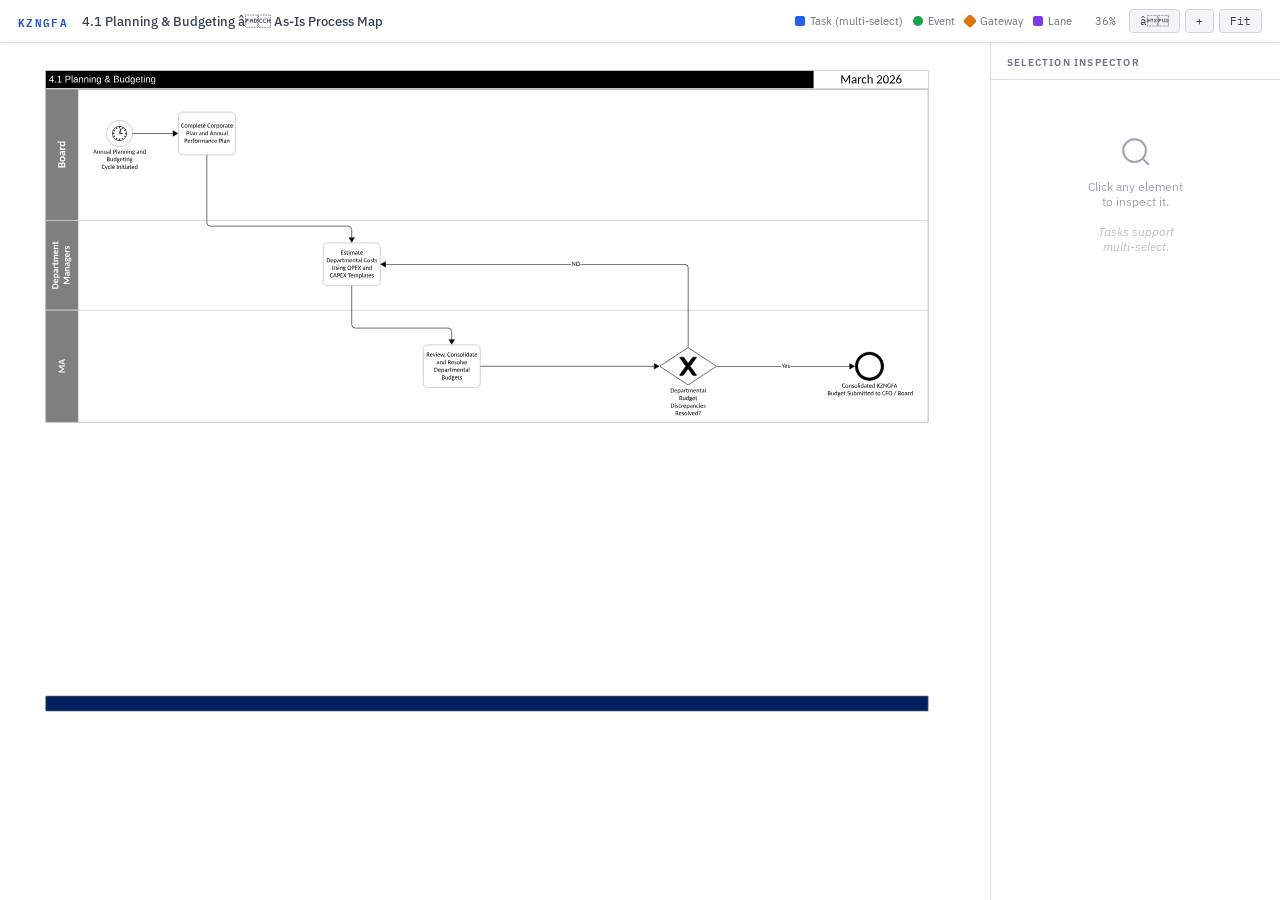
<file: Working maps/Finance/fin-4.1.html>
<!DOCTYPE html>
<html lang="en">
<head>
<meta charset="UTF-8">
<meta name="viewport" content="width=device-width, initial-scale=1.0">
<title>KZNGFA â 4.1 Planning &amp; Budgeting</title>
<style>
@import url('https://fonts.googleapis.com/css2?family=IBM+Plex+Mono:wght@400;600&family=IBM+Plex+Sans:wght@300;400;500;600&display=swap');
:root{--bg:#f0f2f5;--panel:#fff;--border:#dde1e7;--text:#1a1f2e;--muted:#6b7280;--accent:#1d4ed8;--col-task:#2563eb;--col-event:#16a34a;--col-gateway:#d97706;--col-lane:#7c3aed}
*{box-sizing:border-box;margin:0;padding:0}
body{font-family:'IBM Plex Sans',sans-serif;background:var(--bg);color:var(--text);height:100vh;display:flex;flex-direction:column;overflow:hidden}
header{display:flex;align-items:center;gap:14px;padding:9px 18px;background:var(--panel);border-bottom:1px solid var(--border);flex-shrink:0;z-index:10;flex-wrap:wrap;box-shadow:0 1px 3px rgba(0,0,0,.07)}
.logo{font-family:'IBM Plex Mono',monospace;font-size:11px;font-weight:600;letter-spacing:.12em;color:var(--accent);text-transform:uppercase;white-space:nowrap}
.title{font-size:13px;font-weight:500;color:#374151;white-space:nowrap}
.spacer{flex:1;min-width:8px}
.legend{display:flex;gap:10px;align-items:center;flex-wrap:wrap}
.legend-item{display:flex;align-items:center;gap:5px;font-size:11px;color:var(--muted);white-space:nowrap}
.legend-dot{width:10px;height:10px;border-radius:2px;flex-shrink:0}
.controls{display:flex;gap:5px;align-items:center}
#zoom-label{font-family:'IBM Plex Mono',monospace;font-size:11px;color:var(--muted);min-width:38px;text-align:center}
button{background:#f3f4f6;border:1px solid #d1d5db;color:#374151;font-family:'IBM Plex Mono',monospace;font-size:11px;padding:4px 10px;border-radius:4px;cursor:pointer;transition:background .15s}
button:hover{background:#e5e7eb}
main{display:flex;flex:1;overflow:hidden}
#canvas-wrap{flex:1;overflow:auto;position:relative;background:#fff;cursor:grab}
#canvas-wrap:active{cursor:grabbing}
#map-container{position:relative;transform-origin:0 0;display:inline-block;margin:16px}
#overlay{position:absolute;top:0;left:0;pointer-events:none}
.hit{position:absolute;cursor:pointer;pointer-events:all;transition:outline .1s,background .1s}
.hit:hover{outline:2px dashed rgba(0,0,0,.25)}
.hit-task{border-radius:14px;background:transparent}
.hit-task.selected{background:rgba(37,99,235,.18);outline:2.5px solid #2563eb!important;box-shadow:0 0 0 5px rgba(37,99,235,.08)}
.hit-event{border-radius:50%;background:transparent}
.hit-event.selected{background:rgba(22,163,74,.18);outline:2.5px solid #16a34a!important;box-shadow:0 0 0 5px rgba(22,163,74,.08)}
.hit-gateway{background:transparent;transform:rotate(45deg);border-radius:3px}
.hit-gateway:hover{outline:2px dashed rgba(0,0,0,.25)!important}
.hit-gateway.selected{background:rgba(217,119,6,.18);outline:2.5px solid #d97706!important;box-shadow:0 0 0 5px rgba(217,119,6,.08)}
.hit-lane{background:transparent}
.hit-lane:hover{background:rgba(124,58,237,.05);outline:none!important}
.hit-lane.selected{background:rgba(124,58,237,.10);outline:2px solid #7c3aed!important}
#panel{width:290px;flex-shrink:0;background:var(--panel);border-left:1px solid var(--border);display:flex;flex-direction:column;overflow:hidden;box-shadow:-1px 0 4px rgba(0,0,0,.05)}
.panel-head{padding:13px 16px 10px;border-bottom:1px solid var(--border);flex-shrink:0}
.panel-head h3{font-size:10px;font-weight:600;letter-spacing:.12em;text-transform:uppercase;color:var(--muted)}
.panel-body{flex:1;overflow-y:auto;padding:14px 16px}
.empty-state{display:flex;flex-direction:column;align-items:center;justify-content:center;height:200px;gap:10px;color:#9ca3af;text-align:center;font-size:12px}
.card{display:none}
.card.visible{display:block}
.card-badge{display:inline-flex;align-items:center;gap:5px;font-size:10px;font-weight:600;letter-spacing:.08em;text-transform:uppercase;padding:3px 9px;border-radius:3px;margin-bottom:12px}
.badge-task{background:rgba(37,99,235,.10);color:#1d4ed8;border:1px solid rgba(37,99,235,.2)}
.badge-event{background:rgba(22,163,74,.10);color:#15803d;border:1px solid rgba(22,163,74,.2)}
.badge-gateway{background:rgba(217,119,6,.10);color:#b45309;border:1px solid rgba(217,119,6,.2)}
.badge-lane{background:rgba(124,58,237,.10);color:#6d28d9;border:1px solid rgba(124,58,237,.2)}
.card-title{font-size:15px;font-weight:600;color:#111827;margin-bottom:5px;line-height:1.3}
.card-sub{font-size:11px;color:var(--muted);margin-bottom:14px;line-height:1.5}
hr{border:none;border-top:1px solid var(--border);margin:12px 0}
.field{margin-bottom:10px}
.fl{font-size:10px;font-weight:600;letter-spacing:.08em;text-transform:uppercase;color:var(--muted);margin-bottom:3px}
.fv{font-size:12px;color:#374151;line-height:1.4}
.multi-header{font-size:11px;color:var(--muted);margin-bottom:10px}
.chip{display:inline-flex;align-items:center;gap:4px;background:rgba(37,99,235,.07);border:1px solid rgba(37,99,235,.2);color:#1d4ed8;font-size:11px;padding:4px 8px;border-radius:4px;margin:3px 3px 3px 0;cursor:pointer;transition:background .1s;line-height:1.3}
.chip:hover{background:rgba(37,99,235,.14)}
.chip-x{font-size:14px;line-height:1;opacity:.5;margin-left:1px}
.clear-btn{margin-top:12px;width:100%;background:#f9fafb;border:1px solid var(--border);color:var(--muted);font-size:11px;padding:7px;border-radius:4px;cursor:pointer;font-family:'IBM Plex Sans',sans-serif;transition:background .1s}
.clear-btn:hover{background:#f3f4f6}
::-webkit-scrollbar{width:5px;height:5px}
::-webkit-scrollbar-track{background:transparent}
::-webkit-scrollbar-thumb{background:#d1d5db;border-radius:3px}
</style>
</head>
<body>
<header>
<div class="logo">KZNGFA</div>
<div class="title">4.1 Planning &amp; Budgeting â As-Is Process Map</div>
<div class="spacer"></div>
<div class="legend">
<div class="legend-item"><div class="legend-dot" style="background:var(--col-task)"></div>Task (multi-select)</div>
<div class="legend-item"><div class="legend-dot" style="background:var(--col-event);border-radius:50%"></div>Event</div>
<div class="legend-item"><div class="legend-dot" style="background:var(--col-gateway);transform:rotate(45deg)"></div>Gateway</div>
<div class="legend-item"><div class="legend-dot" style="background:var(--col-lane)"></div>Lane</div>
</div>
<div class="controls">
<span id="zoom-label">100%</span>
<button onclick="zoom(-0.15)">â</button>
<button onclick="zoom(+0.15)">+</button>
<button onclick="fitScreen()">Fit</button>
</div>
</header>
<main>
<div id="canvas-wrap">
<div id="map-container">
<div id="svg-wrap"><svg xmlns="http://www.w3.org/2000/svg" xmlns:xlink="http://www.w3.org/1999/xlink" xmlns:lucid="lucid" width="2646" height="1871"><g transform="translate(0 0)" lucid:page-tab-id="6oT0U2t8lALnw"><path d="M0 0h2646v1871H0z" fill="#fff"/><path d="M83.34 1790.1a.83.83 0 0 1 .83-.84H2561.5a.83.83 0 0 1 .83.83v40.83a.83.83 0 0 1-.83.83H84.17a.83.83 0 0 1-.83-.83z" fill="#fff" fill-opacity="0"/><path d="M83.34 1830.93a.83.83 0 0 0 .83.83H2561.5a.83.83 0 0 0 .83-.83v-40.84a.83.83 0 0 0-.83-.84H84.17a.83.83 0 0 0-.83.83z" stroke="#7f7f7f" stroke-width="1.67" fill="#002060"/><path d="M83.34 33.23h2479v51.94h-2479z" fill="#fff" fill-opacity="0"/><path d="M83.34 85.17h2479V33.23h-2479z"/><path d="M2240.42 33.23h321.9v51.94h-321.9z" fill="#fff" fill-opacity="0"/><path d="M2240.42 85.17h321.9V33.23h-321.9z" fill="#fff"/><use xlink:href="#a" transform="matrix(1,0,0,1,2249.437396,42.11059500000001) translate(65.917998046875 26.39)"/><use xlink:href="#b" transform="matrix(1,0,0,1,2249.437396,42.11059500000001) translate(166.989658203125 26.39)"/><path d="M2393.43 1599.65h168.9v188h-168.9z" fill="#fff" fill-opacity="0"/><path d="M2393.43 1787.66h168.9v-188h-168.9z" fill="url(#c)"/><path d="M83.34 84.3a.83.83 0 0 1 .83-.83H2561.5a.83.83 0 0 1 .83.83v935.48a.83.83 0 0 1-.83.83H84.17a.83.83 0 0 1-.83-.82z" fill="#fff" fill-opacity="0"/><path d="M83.34 1019.78a.83.83 0 0 0 .83.83H2561.5a.83.83 0 0 0 .83-.82V84.3a.83.83 0 0 0-.83-.83H84.17a.83.83 0 0 0-.83.83z" stroke="#7f7f7f" stroke-width="1.67" fill="#57bf79" fill-opacity="0"/><path d="M83.34 1018.95V85.13z" stroke="#7f7f7f" stroke-width="1.67" fill="#0091fb"/><path d="M83.34 84.3a.83.83 0 0 1 .83-.83H2561.5a.83.83 0 0 1 .83.83v935.48a.83.83 0 0 1-.83.83H84.17a.83.83 0 0 1-.83-.82z" fill="#fff" fill-opacity="0"/><path d="M83.34 1019.78a.83.83 0 0 0 .83.83H2561.5a.83.83 0 0 0 .83-.82V84.3a.83.83 0 0 0-.83-.83H84.17a.83.83 0 0 0-.83.83z" fill="#fff" fill-opacity="0"/><path d="M83.34 84.3a.83.83 0 0 1 .83-.83H2561.5a.83.83 0 0 1 .83.83v368.55a.83.83 0 0 1-.83.83H84.17a.83.83 0 0 1-.83-.83z" fill="#fff" fill-opacity="0"/><path d="M83.34 452.85a.83.83 0 0 0 .83.83H2561.5a.83.83 0 0 0 .83-.83V84.3a.83.83 0 0 0-.83-.83H84.17a.83.83 0 0 0-.83.83z" stroke="#d8d8d8" stroke-width="1.67" fill="#7f7f7f" fill-opacity="0"/><path d="M173.4 453.68a1.66 1.66 0 0 0 1.66-1.66V85.12a1.66 1.66 0 0 0-1.66-1.65H85a1.66 1.66 0 0 0-1.66 1.66v366.9a1.66 1.66 0 0 0 1.66 1.65z" stroke="#d8d8d8" stroke-width="1.67" fill="#7f7f7f"/><use xlink:href="#d" transform="matrix(-0.000003673205103813548,-0.9999999999932537,0.9999999999932537,-0.000003673205103813548,93.04834051557276,444.58363734291197) translate(138.05302246093748 45.2775)"/><path d="M83.34 454.5a.83.83 0 0 1 .83-.82H2561.5a.83.83 0 0 1 .83.83v250.32a.83.83 0 0 1-.83.83H84.17a.83.83 0 0 1-.83-.83z" fill="#fff" fill-opacity="0"/><path d="M83.34 704.82a.83.83 0 0 0 .83.83H2561.5a.83.83 0 0 0 .83-.83v-250.3a.83.83 0 0 0-.83-.84H84.17a.83.83 0 0 0-.83.83z" stroke="#d8d8d8" stroke-width="1.67" fill="#7f7f7f" fill-opacity="0"/><path d="M173.4 705.65a1.66 1.66 0 0 0 1.66-1.66V455.33a1.66 1.66 0 0 0-1.66-1.66H85a1.66 1.66 0 0 0-1.66 1.66V704a1.66 1.66 0 0 0 1.66 1.65z" stroke="#d8d8d8" stroke-width="1.67" fill="#7f7f7f"/><use xlink:href="#e" transform="matrix(-0.000003673205103813548,-0.9999999999932537,0.9999999999932537,-0.000003673205103813548,90.66936797456117,696.1746369787625) translate(49.56318603515625 28.165499999999998)"/><use xlink:href="#f" transform="matrix(-0.000003673205103813548,-0.9999999999932537,0.9999999999932537,-0.000003673205103813548,90.66936797456117,696.1746369787625) translate(62.234040527343744 60.1695)"/><path d="M83.34 706.48a.83.83 0 0 1 .83-.83H2561.5a.83.83 0 0 1 .83.83v313.3a.83.83 0 0 1-.83.83H84.17a.83.83 0 0 1-.83-.82z" fill="#fff" fill-opacity="0"/><path d="M83.34 1019.78a.83.83 0 0 0 .83.83H2561.5a.83.83 0 0 0 .83-.82v-313.3a.83.83 0 0 0-.83-.83H84.17a.83.83 0 0 0-.83.83z" stroke="#d8d8d8" stroke-width="1.67" fill="#7f7f7f" fill-opacity="0"/><path d="M173.4 1020.6a1.66 1.66 0 0 0 1.66-1.65V707.3a1.66 1.66 0 0 0-1.66-1.65H85a1.66 1.66 0 0 0-1.66 1.66v311.65a1.66 1.66 0 0 0 1.66 1.66z" stroke="#d8d8d8" stroke-width="1.67" fill="#7f7f7f"/><use xlink:href="#g" transform="matrix(-0.000003673205103813548,-0.9999999999932537,0.9999999999932537,-0.000003673205103813548,93.11704935094224,1011.7091560940197) translate(129.26446044921875 44.167500000000004)"/><path d="M175.8 84.3a.83.83 0 0 1 .82-.83H2561.5a.83.83 0 0 1 .83.83v935.48a.83.83 0 0 1-.83.83H176.62a.83.83 0 0 1-.83-.82z" fill="#fff" fill-opacity="0"/><path d="M175.8 1019.78a.83.83 0 0 0 .82.83H2561.5a.83.83 0 0 0 .83-.82V84.3a.83.83 0 0 0-.83-.83H176.62a.83.83 0 0 0-.83.83z" fill="none"/><path d="M83.34 84.3a.83.83 0 0 1 .83-.83H2561.5a.83.83 0 0 1 .83.83v.34a.83.83 0 0 1-.83.83H84.17a.83.83 0 0 1-.83-.83z" fill="#fff" fill-opacity="0"/><path d="M84.17 83.47H2561.5z" stroke="#d8d8d8" stroke-width="1.67" fill="#fff"/><path d="M20.35 34.98h905.63v50H20.35z" fill="#fff" fill-opacity="0"/><path d="M20.35 34.98h905.63v50H20.35z" fill-opacity="0"/><use xlink:href="#h" transform="matrix(1,0,0,1,29.402380000000004,43.876) translate(63 21.834)"/><use xlink:href="#i" transform="matrix(1,0,0,1,29.402380000000004,43.876) translate(107.45 21.834)"/><use xlink:href="#j" transform="matrix(1,0,0,1,29.402380000000004,43.876) translate(218.42683333333332 21.834)"/><use xlink:href="#k" transform="matrix(1,0,0,1,29.402380000000004,43.876) translate(243.61516666666665 21.834)"/><path d="M456.06 162.05a12.8 12.8 0 0 1 12.8-12.8h134.4a12.8 12.8 0 0 1 12.8 12.8v94.4a12.8 12.8 0 0 1-12.8 12.8h-134.4a12.8 12.8 0 0 1-12.8-12.8z" fill="#fff" fill-opacity="0"/><path d="M456.06 256.45a12.8 12.8 0 0 0 12.8 12.8h134.4a12.8 12.8 0 0 0 12.8-12.8v-94.4a12.8 12.8 0 0 0-12.8-12.8h-134.4a12.8 12.8 0 0 0-12.8 12.8z" stroke="#000" stroke-width=".53" fill="#fff"/><path d="M456.06 269.25v-94.4a25.6 25.6 0 0 1 25.6-25.6h108.8a25.6 25.6 0 0 1 25.6 25.6v94.4" fill="none"/><use xlink:href="#l" transform="matrix(1,0,0,1,460.543,153.692) translate(2.7833837890624977 39.108999999999995)"/><use xlink:href="#m" transform="matrix(1,0,0,1,460.543,153.692) translate(76.64678222656251 39.108999999999995)"/><use xlink:href="#n" transform="matrix(1,0,0,1,460.543,153.692) translate(17.364199218749995 60.445)"/><use xlink:href="#o" transform="matrix(1,0,0,1,460.543,153.692) translate(52.507480468749996 60.445)"/><use xlink:href="#p" transform="matrix(1,0,0,1,460.543,153.692) translate(83.72666015625 60.445)"/><use xlink:href="#q" transform="matrix(1,0,0,1,460.543,153.692) translate(11.964218749999986 81.781)"/><use xlink:href="#r" transform="matrix(1,0,0,1,460.543,153.692) translate(108.912099609375 81.781)"/><path d="M536.06 270.32v189.1a10 10 0 0 0 10 10H933a10 10 0 0 1 10 10v21.6" stroke="#000" stroke-width="1.6" fill="none"/><path d="M536.84 270.34h-1.55v-.82h1.54z" stroke="#000" stroke-width=".05"/><path d="M943 514.8l-7.5-13h15z" stroke="#000" stroke-width="1.6"/><path d="M863 529.47a12.8 12.8 0 0 1 12.8-12.8h134.4a12.8 12.8 0 0 1 12.8 12.8v94.4a12.8 12.8 0 0 1-12.8 12.8H875.8a12.8 12.8 0 0 1-12.8-12.8z" fill="#fff" fill-opacity="0"/><path d="M863 623.87a12.8 12.8 0 0 0 12.8 12.8h134.4a12.8 12.8 0 0 0 12.8-12.8v-94.4a12.8 12.8 0 0 0-12.8-12.8H875.8a12.8 12.8 0 0 0-12.8 12.8z" stroke="#000" stroke-width=".53" fill="#fff"/><path d="M863 636.67v-94.4a25.6 25.6 0 0 1 25.6-25.6h108.8a25.6 25.6 0 0 1 25.6 25.6v94.4" fill="none"/><use xlink:href="#s" transform="matrix(1,0,0,1,867.472,521.109) translate(44.680981445312504 28.440999999999995)"/><use xlink:href="#t" transform="matrix(1,0,0,1,867.472,521.109) translate(4.550097656249989 49.776999999999994)"/><use xlink:href="#u" transform="matrix(1,0,0,1,867.472,521.109) translate(108.929462890625 49.776999999999994)"/><use xlink:href="#v" transform="matrix(1,0,0,1,867.472,521.109) translate(18.870463867187496 71.113)"/><use xlink:href="#w" transform="matrix(1,0,0,1,867.472,521.109) translate(63.042651367187496 71.113)"/><use xlink:href="#x" transform="matrix(1,0,0,1,867.472,521.109) translate(105.9299560546875 71.113)"/><use xlink:href="#y" transform="matrix(1,0,0,1,867.472,521.109) translate(13.822089843750007 92.44900000000001)"/><use xlink:href="#z" transform="matrix(1,0,0,1,867.472,521.109) translate(64.70518554687501 92.44900000000001)"/><path d="M943 637.73v108.15a10 10 0 0 0 10 10h260.94a10 10 0 0 1 10 10v21.6" stroke="#000" stroke-width="1.6" fill="none"/><path d="M943.77 637.75h-1.55v-.82h1.55z" stroke="#000" stroke-width=".05"/><path d="M1223.94 801.26l-7.5-13h15z" stroke="#000" stroke-width="1.6"/><path d="M1143.94 815.93a12.8 12.8 0 0 1 12.8-12.8h134.4a12.8 12.8 0 0 1 12.8 12.8v94.4a12.8 12.8 0 0 1-12.8 12.8h-134.4a12.8 12.8 0 0 1-12.8-12.8z" fill="#fff" fill-opacity="0"/><path d="M1143.94 910.33a12.8 12.8 0 0 0 12.8 12.8h134.4a12.8 12.8 0 0 0 12.8-12.8v-94.4a12.8 12.8 0 0 0-12.8-12.8h-134.4a12.8 12.8 0 0 0-12.8 12.8z" stroke="#000" stroke-width=".53" fill="#fff"/><path d="M1143.94 923.13v-94.4a25.6 25.6 0 0 1 25.6-25.6h108.8a25.6 25.6 0 0 1 25.6 25.6v94.4" fill="none"/><use xlink:href="#A" transform="matrix(1,0,0,1,1148.417,807.566) translate(4.1984912109375045 28.440999999999995)"/><use xlink:href="#B" transform="matrix(1,0,0,1,1148.417,807.566) translate(62.808247070312504 28.440999999999995)"/><use xlink:href="#o" transform="matrix(1,0,0,1,1148.417,807.566) translate(32.739384765625 49.776999999999994)"/><use xlink:href="#C" transform="matrix(1,0,0,1,1148.417,807.566) translate(63.958564453125 49.776999999999994)"/><use xlink:href="#D" transform="matrix(1,0,0,1,1148.417,807.566) translate(25.820117187499996 71.113)"/><use xlink:href="#E" transform="matrix(1,0,0,1,1148.417,807.566) translate(46.88177734375 92.44900000000001)"/><path d="M1807.87 811.5a.8.8 0 0 1 .8-.8h158.4a.8.8 0 0 1 .8.8v103.24a.8.8 0 0 1-.8.8h-158.4a.8.8 0 0 1-.8-.8z" fill="#fff" fill-opacity="0"/><path d="M1887.2 915.1a1.22 1.22 0 0 0 1.34 0l78.66-51.54a.52.52 0 0 0 0-.87l-78.66-51.55a1.22 1.22 0 0 0-1.34 0l-78.66 51.54a.52.52 0 0 0 0 .86z" stroke="#000" stroke-width="1.6" fill="#fff"/><path d="M1864.83 837.44a.82.82 0 0 0-.67 1.3l16.38 22.98a2.25 2.25 0 0 1 0 2.6l-16.38 23.08a.84.84 0 0 0 .67 1.32l7.84.07a3.05 3.05 0 0 0 2.53-1.3l11.75-16.67a1.1 1.1 0 0 1 1.82 0l11.32 16.65a3 3 0 0 0 2.5 1.3l8.3-.06a.82.82 0 0 0 .67-1.3l-17-23.1a2.17 2.17 0 0 1 0-2.6l17-23a.8.8 0 0 0-.66-1.28h-8.15a3.2 3.2 0 0 0-2.55 1.3l-11.37 15.24a1.16 1.16 0 0 1-1.88-.02l-10.8-15.2a3.1 3.1 0 0 0-2.52-1.32z" stroke="#000" stroke-width="1.6"/><path d="M1807.87 915.54V812.3a1.6 1.6 0 0 1 1.6-1.6h156.8a1.6 1.6 0 0 1 1.6 1.6v103.24" fill="none"/><use xlink:href="#F" transform="matrix(1,0,0,1,1825.634,923.5049999999999) translate(12.320117187499996 13.335)"/><use xlink:href="#G" transform="matrix(1,0,0,1,1825.634,923.5049999999999) translate(36.858774414062495 34.67100000000001)"/><use xlink:href="#H" transform="matrix(1,0,0,1,1825.634,923.5049999999999) translate(13.049374999999998 56.007000000000005)"/><use xlink:href="#I" transform="matrix(1,0,0,1,1825.634,923.5049999999999) translate(26.0588134765625 77.34300000000002)"/><path d="M1305 863.13h487.1" stroke="#000" stroke-width="1.6" fill="none"/><path d="M1305.02 863.9h-.82v-1.55h.82z" stroke="#000" stroke-width=".05"/><path d="M1805.9 863.13l-13 7.5v-15z" stroke="#000" stroke-width="1.6"/><path d="M1879.56 576.02l1.64.4 1.57.65 1.44.88 1.3 1.1 1.1 1.28.88 1.45.64 1.56.4 1.64.13 1.66v222.7h-1.55V586.7l-.12-1.47-.34-1.4-.55-1.35-.76-1.23-.94-1.1-1.1-.94-1.24-.75-1.34-.55-1.4-.34-1.48-.12h-293.9v-1.55h293.96zm-840.9 1.42v-1.55h522.02v1.54z" stroke="#000" stroke-width=".05"/><path d="M1888.65 810.3l-.3-.1-.24-.04h-.46l-.23.05-.22.07-.08-.94h1.55z"/><path stroke="#000" stroke-width=".05"/><path d="M1037.85 584.17l-13-7.5 13-7.5z"/><path d="M1038.62 585.5l-15.3-8.83 15.3-8.84zm-12.2-8.83l10.65 6.16V570.5z" stroke="#000" stroke-width=".05"/><g><use xlink:href="#J" transform="matrix(1,0,0,1,1560.6819805170558,567.779) translate(0.005000000000000782 13.335)"/></g><path d="M2356.9 822.95a.27.27 0 0 1 .26-.27h80.37a.27.27 0 0 1 .26.27v80.36a.27.27 0 0 1-.28.28h-80.36a.27.27 0 0 1-.26-.27z" fill="#fff" fill-opacity="0"/><path d="M2437.8 863.13c0-22.33-18.13-40.45-40.46-40.45-22.32 0-40.45 18.12-40.45 40.45 0 22.32 18.12 40.45 40.44 40.45 22.33 0 40.45-18.13 40.45-40.45z" stroke="#000" stroke-width=".53"/><path d="M2429.7 863.13c0-17.88-14.48-32.36-32.36-32.36-17.87 0-32.36 14.48-32.36 32.36s14.5 32.36 32.36 32.36c17.88 0 32.36-14.5 32.36-32.37z" stroke="#000" stroke-width=".53" fill="#fff"/><path d="M2356.9 903.58v-79.3a1.6 1.6 0 0 1 1.6-1.6h77.7a1.6 1.6 0 0 1 1.6 1.6v79.3" fill="none"/><g><use xlink:href="#K" transform="matrix(1,0,0,1,2272.5159999999996,908.0249999999999) translate(46.9650732421875 15.276999999999997)"/><use xlink:href="#L" transform="matrix(1,0,0,1,2272.5159999999996,908.0249999999999) translate(145.31937988281248 15.276999999999997)"/><use xlink:href="#M" transform="matrix(1,0,0,1,2272.5159999999996,908.0249999999999) translate(2.8276123046874773 36.613)"/><use xlink:href="#N" transform="matrix(1,0,0,1,2272.5159999999996,908.0249999999999) translate(6.847211914062478 36.613)"/><use xlink:href="#O" transform="matrix(1,0,0,1,2272.5159999999996,908.0249999999999) translate(62.14926269531248 36.613)"/><use xlink:href="#P" transform="matrix(1,0,0,1,2272.5159999999996,908.0249999999999) translate(140.96119628906249 36.613)"/><use xlink:href="#Q" transform="matrix(1,0,0,1,2272.5159999999996,908.0249999999999) translate(160.1389404296875 36.613)"/><use xlink:href="#R" transform="matrix(1,0,0,1,2272.5159999999996,908.0249999999999) translate(193.4243505859375 36.613)"/><use xlink:href="#S" transform="matrix(1,0,0,1,2272.5159999999996,908.0249999999999) translate(204.3111279296875 36.613)"/></g><path d="M2150.84 863.9h-181.8v-1.55h181.8zm190.4 0h-167.2v-1.55h167.2z" stroke="#000" stroke-width=".05"/><path d="M1969.07 863.9H1968l.22-.47.03-.3-.03-.3-.2-.45 1.05-.03z"/><path stroke="#000" stroke-width=".05"/><path d="M2355.03 863.13l-13 7.5v-15z"/><path d="M2356.58 863.13l-15.32 8.84v-17.7zm-13.77 6.15l10.68-6.15-10.67-6.16z" stroke="#000" stroke-width=".05"/><g><use xlink:href="#T" transform="matrix(1,0,0,1,2150.843349716915,854.236) translate(0.005000000000000782 13.335)"/></g><path d="M254.22 172.85a.27.27 0 0 1 .27-.27h72.8a.27.27 0 0 1 .26.27v72.8a.27.27 0 0 1-.27.27h-72.8a.27.27 0 0 1-.28-.27z" fill="#fff" fill-opacity="0"/><path d="M327.56 209.25c0-20.24-16.43-36.67-36.67-36.67-20.25 0-36.68 16.43-36.68 36.67 0 20.24 16.43 36.67 36.67 36.67 20.23 0 36.66-16.43 36.66-36.67z" stroke="#000" stroke-width=".53" fill="#fff"/><path d="M290.9 189.38h.5zm-.52 0h.5zm9.7 3.22a.5.5 0 0 1 .7-.18.5.5 0 0 1 .2.7l-1.75 3.05a.56.56 0 0 1-.75.2.52.52 0 0 1-.2-.7zm-18.9-.33a.55.55 0 0 1 .74.22l1.9 3.33a.52.52 0 0 1-.2.7.5.5 0 0 1-.7-.2l-1.95-3.33a.52.52 0 0 1 .2-.73zm26.2 6.82a.52.52 0 0 1 .7.18.52.52 0 0 1-.17.7l-2.74 1.65a.57.57 0 0 1-.78-.2.54.54 0 0 1 .2-.74zm-33.47.18a.52.52 0 0 1 .7-.2l2.97 1.68a.54.54 0 0 1 .2.75.57.57 0 0 1-.78.2l-2.9-1.72a.5.5 0 0 1-.2-.7zm-2.63 9.46a.25.25 0 0 0-.26.25v-.25zm39.5 0v.5zm-16.8-12.47a.53.53 0 0 1 .66-.37.54.54 0 0 1 .37.67l-2.8 10.27a1.27 1.27 0 0 0 1.23 1.6h5.45a.5.5 0 0 1 .52.52.5.5 0 0 1-.52.5h-8a.15.15 0 0 1-.14-.14.2.2 0 0 0-.14-.18.14.14 0 0 1-.1-.18l.06-.22a30.98 30.98 0 0 0 .2-.74zm-22.7 12.98a.25.25 0 0 0-.26.26v-.24zm39.5 0v.5zm-33.52 7a.5.5 0 0 1 .7.2.5.5 0 0 1-.2.7l-3.14 1.82a.5.5 0 0 1-.7-.18.5.5 0 0 1 .2-.7zm26.95.6a.52.52 0 0 1 .73-.2l2.72 1.57a.56.56 0 0 1 .22.75.52.52 0 0 1-.73.2l-2.73-1.58a.56.56 0 0 1-.2-.76zm-5.6 5.27a.5.5 0 0 1 .68.2l1.7 2.92a.5.5 0 0 1-.2.7.5.5 0 0 1-.68-.2l-1.7-2.92a.5.5 0 0 1 .2-.7zm-15.83.14a.56.56 0 0 1 .75-.2.52.52 0 0 1 .2.72l-1.8 3.1a.56.56 0 0 1-.75.2.52.52 0 0 1-.2-.72zm8.6-31.22a.02.02 0 0 1 .03 0v3.03a.5.5 0 0 1-.5.5.5.5 0 0 1-.52-.5v-4.7c-10.57.23-19.15 8.8-19.37 19.37h4.85a.5.5 0 0 1 .52.5.5.5 0 0 1-.52.52H271c.23 10.57 8.8 19.15 19.38 19.37v-4.62a.5.5 0 0 1 .5-.5.5.5 0 0 1 .52.5v4.63c10.56-.22 19.14-8.8 19.36-19.37h-4.18a.5.5 0 0 1-.5-.5.5.5 0 0 1 .5-.52h4.18c-.22-10.56-8.8-19.14-19.36-19.36zm-1 38.1h.52-.52zm1.03 0h-.5z" stroke="#000" stroke-width="1.67" fill="#fff"/><path d="M254.22 245.92v-71.74a1.6 1.6 0 0 1 1.6-1.6h70.14a1.6 1.6 0 0 1 1.6 1.6v71.74" fill="none"/><g><use xlink:href="#U" transform="matrix(1,0,0,1,212.70499999999993,250.39700000000002) translate(4.298017578124998 15.608999999999998)"/><use xlink:href="#V" transform="matrix(1,0,0,1,212.70499999999993,250.39700000000002) translate(59.226757812500004 15.608999999999998)"/><use xlink:href="#W" transform="matrix(1,0,0,1,212.70499999999993,250.39700000000002) translate(125.50240234375 15.608999999999998)"/><use xlink:href="#X" transform="matrix(1,0,0,1,212.70499999999993,250.39700000000002) translate(41.96331542968749 36.945)"/><use xlink:href="#Y" transform="matrix(1,0,0,1,212.70499999999993,250.39700000000002) translate(27.495361328125 58.281)"/><use xlink:href="#Z" transform="matrix(1,0,0,1,212.70499999999993,250.39700000000002) translate(69.26273437500001 58.281)"/></g><path d="M328.62 209.25h111.8" stroke="#000" stroke-width="1.6" fill="none"/><path d="M328.64 210.03h-.84l.02-.78-.05-.77h.88z" stroke="#000" stroke-width=".05"/><path d="M454.2 209.25l-13 7.5v-15z" stroke="#000" stroke-width="1.6"/><defs><path d="M835-479c17 30 30 62 44 96 13-34 27-66 43-96l464-805c25-53 129-21 198-30V0h-161c1-334-2-672 1-1004 1-16 3-32 4-49L959-229c-25 56-126 55-158 0l-480-823c4 33 6 64 6 93V0H167v-1314c56 2 123-6 171 4 9 2 18 12 27 27" id="aa"/><path d="M514-995c228 0 341 142 341 370V0c-56-5-123 17-137-41l-22-91C610-53 522 18 358 15 189 12 84-73 84-244c0-178 154-235 319-276 76-19 169-27 280-30 12-176-30-304-190-304-107 0-171 42-231 86-34 25-81 14-98-16l-32-56c98-93 207-155 382-155zM253-253c0 98 61 145 158 145 133 0 205-61 272-130v-202c-134 6-246 19-333 58-57 26-97 59-97 129" id="ab"/><path d="M536-823c-141 7-187 99-229 205V0H131v-978c60 8 148-26 154 48l12 144c58-123 149-234 328-202 18 3 34 11 49 21l-14 130c-12 52-78 12-124 14" id="ac"/><path d="M69-490c0-299 140-503 438-503 143 0 234 53 308 127-20 26-37 58-61 80-40 18-64-17-93-32-37-19-81-40-143-39-201 7-269 160-269 367 0 204 66 360 261 368 96 4 149-38 198-81 21-19 50-20 67 2l51 64C751-46 640 14 479 14 199 14 69-199 69-490" id="ad"/><path d="M576-854c-119 2-194 64-257 135V0H143v-1422h176v573c76-79 163-144 308-144 223 0 324 146 324 370V0H775v-623c0-140-60-233-199-231" id="ae"/><g id="a"><use transform="matrix(0.01736328125,0,0,0.01736328125,0,0)" xlink:href="#aa"/><use transform="matrix(0.01736328125,0,0,0.01736328125,30.403105468750002,0)" xlink:href="#ab"/><use transform="matrix(0.01736328125,0,0,0.01736328125,47.436484375000006,0)" xlink:href="#ac"/><use transform="matrix(0.01736328125,0,0,0.01736328125,59.31296875,0)" xlink:href="#ad"/><use transform="matrix(0.01736328125,0,0,0.01736328125,74.3495703125,0)" xlink:href="#ae"/></g><path d="M118-957c35-227 168-372 421-372 237 0 388 129 388 367 0 234-144 350-265 476L325-135c155-43 377-15 567-23 76-4 57 87 59 158H92c-1-54 1-99 31-129 169-170 344-341 501-522 70-81 131-166 131-307 0-146-81-228-225-228-138 0-213 81-243 193-11 42-31 58-82 50" id="af"/><path d="M949-956c47 159 47 439 0 598C887-148 769 14 518 14 268 14 151-149 89-358c-47-159-47-439 0-598 62-210 178-373 429-373 250 0 369 164 431 373zM722-242c117-170 114-650 0-830-59-93-195-155-314-89-142 79-181 270-182 504-1 177 29 313 88 415 55 96 193 148 315 88 35-18 65-47 93-88" id="ag"/><path d="M523 15C238 15 92-170 92-458c0-173 68-287 155-413l322-470c36-61 157-38 250-42-146 199-294 396-439 596 80-61 238-82 352-34 142 60 235 185 235 385 0 213-110 349-263 416-54 23-115 35-181 35zm5-729c-170 0-266 117-266 287 0 178 83 297 258 297 174 0 271-117 271-293 0-177-89-291-263-291" id="ah"/><g id="b"><use transform="matrix(0.01736328125,0,0,0.01736328125,0,0)" xlink:href="#af"/><use transform="matrix(0.01736328125,0,0,0.01736328125,18.0230859375,0)" xlink:href="#ag"/><use transform="matrix(0.01736328125,0,0,0.01736328125,36.046171875,0)" xlink:href="#af"/><use transform="matrix(0.01736328125,0,0,0.01736328125,54.0692578125,0)" xlink:href="#ah"/></g><pattern id="c" patternUnits="userSpaceOnUse" x="2393.43" y="1599.65" width="168.9" height="188.01"><use xlink:href="#ai" transform="translate(0, 0.17166666666662422) scale(16.890000000000008,18.766666666666676)"/></pattern><path fill="#fff" d="M1048-974c0 163-99 241-224 288 171 41 257 139 257 293C1081-125 889 0 612 0H119v-1328h451c279 2 478 84 478 354zM823-399c0-131-83-178-217-178H382v373h225c139 0 216-61 216-195zm-37-542c0-143-71-185-216-185H382v368h173c140-1 231-45 231-183" id="aj"/><path fill="#fff" d="M352-974c116-47 283-48 399 0 177 72 288 230 288 475 0 247-110 405-288 478-116 48-283 48-399 0C173-94 62-251 62-499c0-246 112-403 290-475zm-28 477c0 189 54 318 228 318 172 0 225-131 225-318s-53-318-225-318c-174 0-228 130-228 318" id="ak"/><path fill="#fff" d="M534-1012c240 0 371 147 371 387V0c-80-7-186 24-201-53l-22-66C598-47 516 18 362 15 183 12 73-75 73-255c0-177 142-239 303-283 75-20 169-31 281-34 9-142-26-239-155-239-97 0-149 37-209 70-49 27-108 2-128-33l-46-80c103-96 231-158 415-158zM316-268c-2 80 48 110 125 110 107 0 156-41 216-100v-160c-111 5-199 15-269 48-43 21-70 49-72 102" id="al"/><path fill="#fff" d="M545-767c-109 4-148 72-181 151V0H110v-993c66 5 161-12 204 14 28 28 23 102 33 150 53-94 116-183 244-183 43 0 79 10 107 31l-19 190c-6 59-87 22-134 24" id="am"/><path fill="#fff" d="M483-1012c112 0 179 37 238 92v-517h254V0H818c-73 2-64-82-83-135C661-54 570 15 422 15 157 15 63-214 63-494c0-232 92-397 247-478 52-26 110-40 173-40zM325-494c0 166 29 308 186 308 106 0 161-51 210-111v-438c-43-55-93-85-178-85-170 0-218 146-218 326" id="an"/><g id="d"><use transform="matrix(0.0151904296875,0,0,0.0151904296875,0,0)" xlink:href="#aj"/><use transform="matrix(0.0151904296875,0,0,0.0151904296875,17.43861328125,0)" xlink:href="#ak"/><use transform="matrix(0.0151904296875,0,0,0.0151904296875,34.1632763671875,0)" xlink:href="#al"/><use transform="matrix(0.0151904296875,0,0,0.0151904296875,49.52080078125,0)" xlink:href="#am"/><use transform="matrix(0.0151904296875,0,0,0.0151904296875,60.199672851562504,0)" xlink:href="#an"/></g><path fill="#fff" d="M1198-932c62 158 61 378 0 536C1107-162 916 0 600 0H116v-1328h484c315 6 507 163 598 396zM600-209c264-9 377-187 377-456 0-268-114-446-377-455H380v911h220" id="ao"/><path fill="#fff" d="M960-149C871-45 736 15 551 15 231 15 63-191 63-518c0-229 113-378 277-452 59-26 125-39 199-39 278 0 430 170 430 452 0 55-4 97-59 97H316c14 166 83 276 257 279 98 1 159-38 221-71 33-18 71-20 93 9zM741-612c-4-130-65-216-197-216-140 0-203 89-223 216h420" id="ap"/><path fill="#fff" d="M615 15c-112 0-178-37-238-91v398H123V-993c65 5 149-11 197 11 31 24 28 81 42 121 74-81 161-151 314-151 265 0 360 229 360 508 0 232-93 399-248 480-52 26-109 39-173 39zm159-519c0-165-29-307-185-307-108 0-158 47-212 111v440c43 53 94 83 178 83 171 0 219-146 219-327" id="aq"/><path fill="#fff" d="M680-72c-61 52-150 86-256 87-172 2-267-108-267-279v-542c-63-2-138 16-138-53v-101l151-29 53-262c11-66 119-33 188-41v306h245v180H411v525c0 54 23 90 73 93 51 3 85-62 119-7" id="ar"/><path fill="#fff" d="M559-811c-82 0-133 41-177 88V0H128v-993c65 5 150-14 196 11 30 16 27 69 39 104 67-68 139-130 270-131 135-1 210 82 248 184 57-113 162-184 324-184 235 0 350 140 350 377V0h-254v-632c0-119-53-179-160-179-110 0-172 67-172 179V0H715v-632c1-120-46-179-156-179" id="as"/><path fill="#fff" d="M582-811c-92 1-152 44-204 95V0H124v-993c65 5 150-14 196 11 30 17 27 71 39 107 74-72 158-134 301-134 225 0 332 151 332 377V0H738v-632c0-109-49-180-156-179" id="at"/><g id="e"><use transform="matrix(0.0130224609375,0,0,0.0130224609375,0,0)" xlink:href="#ao"/><use transform="matrix(0.0130224609375,0,0,0.0130224609375,16.8119970703125,0)" xlink:href="#ap"/><use transform="matrix(0.0130224609375,0,0,0.0130224609375,30.238154296875003,0)" xlink:href="#aq"/><use transform="matrix(0.0130224609375,0,0,0.0130224609375,44.5498388671875,0)" xlink:href="#al"/><use transform="matrix(0.0130224609375,0,0,0.0130224609375,57.715546875,0)" xlink:href="#am"/><use transform="matrix(0.0130224609375,0,0,0.0130224609375,67.1958984375,0)" xlink:href="#ar"/><use transform="matrix(0.0130224609375,0,0,0.0130224609375,76.44184570312501,0)" xlink:href="#as"/><use transform="matrix(0.0130224609375,0,0,0.0130224609375,98.13726562500001,0)" xlink:href="#ap"/><use transform="matrix(0.0130224609375,0,0,0.0130224609375,111.5634228515625,0)" xlink:href="#at"/><use transform="matrix(0.0130224609375,0,0,0.0130224609375,125.62768066406248,0)" xlink:href="#ar"/></g><path fill="#fff" d="M363-958c5 40 8 85 8 127V0H139v-1328c83 3 177-6 251 6 17 7 27 17 36 35l412 720c23 42 42 86 59 131 19-46 36-91 59-133l409-718c14-32 40-41 88-41h198V0h-231c1-296-1-596 2-890 1-21 2-42 4-64l-419 742c-28 50-62 58-128 58-41 0-70-20-92-58" id="au"/><path fill="#fff" d="M237-422C149-472 82-557 82-689c0-216 159-321 379-321 84 0 155 20 212 50h276c-4 65 18 134-54 149l-78 16c77 287-142 467-449 420-41 23-55 80-11 98 131 54 363 5 481 88 55 38 98 94 94 188-7 175-124 268-266 319-160 56-414 25-516-51C94 225 47 170 47 85c0-102 65-154 143-188-45-27-81-71-78-144 4-90 61-138 125-175zm238 589c116 0 216-18 223-125-14-108-163-84-274-96-28-3-56-4-83-7-38 25-74 57-74 114 0 100 100 114 208 114zM312-683c0 93 51 153 149 153 99 0 150-59 150-153 0-96-50-151-150-151-99 0-149 56-149 151" id="av"/><path fill="#fff" d="M80-702c6-234 206-338 457-298 93 15 166 59 220 115-26 37-46 85-79 115-8 4-17 7-28 7-73 0-113-61-203-61-94 0-160 79-107 152 93 83 270 88 356 179 39 42 70 95 69 176C761-63 553 47 286 6 191-9 109-52 51-106c29-40 47-92 85-123 77-33 115 38 178 55 22 6 48 12 80 12 81 0 133-35 133-110 0-69-60-91-116-111C252-440 75-483 80-702" id="aw"/><g id="f"><use transform="matrix(0.0130224609375,0,0,0.0130224609375,0,0)" xlink:href="#au"/><use transform="matrix(0.0130224609375,0,0,0.0130224609375,23.310205078125,0)" xlink:href="#al"/><use transform="matrix(0.0130224609375,0,0,0.0130224609375,36.475913085937506,0)" xlink:href="#at"/><use transform="matrix(0.0130224609375,0,0,0.0130224609375,50.78759765625001,0)" xlink:href="#al"/><use transform="matrix(0.0130224609375,0,0,0.0130224609375,63.95330566406252,0)" xlink:href="#av"/><use transform="matrix(0.0130224609375,0,0,0.0130224609375,76.31162109375,0)" xlink:href="#ap"/><use transform="matrix(0.0130224609375,0,0,0.0130224609375,89.7377783203125,0)" xlink:href="#am"/><use transform="matrix(0.0130224609375,0,0,0.0130224609375,98.892568359375,0)" xlink:href="#aw"/></g><path fill="#fff" d="M1240 0h-202c-47 1-76-24-87-58l-84-261H378L295-59c-11 29-44 59-86 59H4l484-1328h268zM437-503h370c-61-196-127-384-186-583-56 202-123 386-184 583" id="ax"/><g id="g"><use transform="matrix(0.0130224609375,0,0,0.0130224609375,0,0)" xlink:href="#au"/><use transform="matrix(0.0130224609375,0,0,0.0130224609375,23.310205078125,0)" xlink:href="#ax"/></g><path fill="#fff" d="M155-56V0h-30v-56H8v-25l114-167h33v167h35v25h-35zm-30-156c-27 46-58 90-88 131h88v-131" id="ay"/><path fill="#fff" d="M33 0v-38h34V0H33" id="az"/><path fill="#fff" d="M27 0v-27h64v-190l-56 39v-29l58-41h29v221h61V0H27" id="aA"/><g id="h"><use transform="matrix(0.07408333333333333,0,0,0.07408333333333333,0,0)" xlink:href="#ay"/><use transform="matrix(0.07408333333333333,0,0,0.07408333333333333,14.816666666666666,0)" xlink:href="#az"/><use transform="matrix(0.07408333333333333,0,0,0.07408333333333333,22.225,0)" xlink:href="#aA"/></g><path fill="#fff" d="M30-248c87 1 191-15 191 75 0 78-77 80-158 76V0H30v-248zm33 125c57 0 124 11 124-50 0-59-68-47-124-48v98" id="aB"/><path fill="#fff" d="M24 0v-261h32V0H24" id="aC"/><path fill="#fff" d="M141-36C126-15 110 5 73 4 37 3 15-17 15-53c-1-64 63-63 125-63 3-35-9-54-41-54-24 1-41 7-42 31l-33-3c5-37 33-52 76-52 45 0 72 20 72 64v82c-1 20 7 32 28 27v20c-31 9-61-2-59-35zM48-53c0 20 12 33 32 33 41-3 63-29 60-74-43 2-92-5-92 41" id="aD"/><path fill="#fff" d="M117-194c89-4 53 116 60 194h-32v-121c0-31-8-49-39-48C34-167 62-67 57 0H25l-1-190h30c1 10-1 24 2 32 11-22 29-35 61-36" id="aE"/><path fill="#fff" d="M24-231v-30h32v30H24zM24 0v-190h32V0H24" id="aF"/><path fill="#fff" d="M177-190C167-65 218 103 67 71c-23-6-38-20-44-43l32-5c15 47 100 32 89-28v-30C133-14 115 1 83 1 29 1 15-40 15-95c0-56 16-97 71-98 29-1 48 16 59 35 1-10 0-23 2-32h30zM94-22c36 0 50-32 50-73 0-42-14-75-50-75-39 0-46 34-46 75s6 73 46 73" id="aG"/><g id="i"><use transform="matrix(0.07408333333333333,0,0,0.07408333333333333,0,0)" xlink:href="#aB"/><use transform="matrix(0.07408333333333333,0,0,0.07408333333333333,17.78,0)" xlink:href="#aC"/><use transform="matrix(0.07408333333333333,0,0,0.07408333333333333,23.632583333333336,0)" xlink:href="#aD"/><use transform="matrix(0.07408333333333333,0,0,0.07408333333333333,38.449250000000006,0)" xlink:href="#aE"/><use transform="matrix(0.07408333333333333,0,0,0.07408333333333333,53.26591666666667,0)" xlink:href="#aE"/><use transform="matrix(0.07408333333333333,0,0,0.07408333333333333,68.08258333333333,0)" xlink:href="#aF"/><use transform="matrix(0.07408333333333333,0,0,0.07408333333333333,73.93516666666666,0)" xlink:href="#aE"/><use transform="matrix(0.07408333333333333,0,0,0.07408333333333333,88.75183333333332,0)" xlink:href="#aG"/></g><path fill="#fff" d="M234-2c-28 10-62 0-77-18C117 19 8 12 13-65c3-43 29-61 60-76-25-40-17-114 47-108 35 3 59 15 59 50 0 44-40 53-71 69 14 26 32 50 51 72 14-21 24-43 30-72l26 8c-9 33-21 57-38 82 13 13 33 22 57 15v23zM97-151c25-10 52-18 56-48-1-18-13-29-33-29-42 0-39 50-23 77zM42-66c-3 51 71 58 98 28-20-24-41-51-56-80-23 10-40 24-42 52" id="aH"/><use transform="matrix(0.07408333333333333,0,0,0.07408333333333333,0,0)" xlink:href="#aH" id="j"/><path fill="#fff" d="M160-131c35 5 61 23 61 61C221 17 115-2 30 0v-248c76 3 177-17 177 60 0 33-19 50-47 57zm-97-11c50-1 110 9 110-42 0-47-63-36-110-37v79zm0 115c55-2 124 14 124-45 0-56-70-42-124-44v89" id="aI"/><path fill="#fff" d="M84 4C-5 8 30-112 23-190h32v120c0 31 7 50 39 49 72-2 45-101 50-169h31l1 190h-30c-1-10 1-25-2-33-11 22-28 36-60 37" id="aJ"/><path fill="#fff" d="M85-194c31 0 48 13 60 33l-1-100h32l1 261h-30c-2-10 0-23-3-31C134-8 116 4 85 4 32 4 16-35 15-94c0-66 23-100 70-100zm9 24c-40 0-46 34-46 75 0 40 6 74 45 74 42 0 51-32 51-76 0-42-9-74-50-73" id="aK"/><path fill="#fff" d="M100-194c63 0 86 42 84 106H49c0 40 14 67 53 68 26 1 43-12 49-29l28 8c-11 28-37 45-77 45C44 4 14-33 15-96c1-61 26-98 85-98zm52 81c6-60-76-77-97-28-3 7-6 17-6 28h103" id="aL"/><path fill="#fff" d="M59-47c-2 24 18 29 38 22v24C64 9 27 4 27-40v-127H5v-23h24l9-43h21v43h35v23H59v120" id="aM"/><g id="k"><use transform="matrix(0.07408333333333333,0,0,0.07408333333333333,0,0)" xlink:href="#aI"/><use transform="matrix(0.07408333333333333,0,0,0.07408333333333333,17.78,0)" xlink:href="#aJ"/><use transform="matrix(0.07408333333333333,0,0,0.07408333333333333,32.596666666666664,0)" xlink:href="#aK"/><use transform="matrix(0.07408333333333333,0,0,0.07408333333333333,47.41333333333333,0)" xlink:href="#aG"/><use transform="matrix(0.07408333333333333,0,0,0.07408333333333333,62.22999999999999,0)" xlink:href="#aL"/><use transform="matrix(0.07408333333333333,0,0,0.07408333333333333,77.04666666666665,0)" xlink:href="#aM"/><use transform="matrix(0.07408333333333333,0,0,0.07408333333333333,84.45499999999998,0)" xlink:href="#aF"/><use transform="matrix(0.07408333333333333,0,0,0.07408333333333333,90.30758333333331,0)" xlink:href="#aE"/><use transform="matrix(0.07408333333333333,0,0,0.07408333333333333,105.12424999999996,0)" xlink:href="#aG"/></g><path d="M1052-184C961-66 832 17 628 14c-289-4-447-172-522-398-53-160-53-388 3-546 81-226 241-394 534-399 180-3 301 72 392 167-25 33-46 70-75 99-51 21-73-33-114-51-77-60-256-80-362-23-152 81-231 248-231 480 0 233 83 400 235 481 113 60 301 37 376-30 33-15 74-101 116-56" id="aN"/><path d="M75-490c0-310 160-503 466-503s464 194 464 503c0 310-158 504-464 504C234 14 75-180 75-490zm181 1c0 215 74 366 285 366 210 0 283-152 283-366s-74-367-283-367c-211 0-285 152-285 367" id="aO"/><path d="M545-854c-104 0-170 61-222 126V0H147v-978c54 8 140-23 149 36l15 100c68-77 143-150 284-151 143-1 221 88 255 203 52-123 153-201 320-203 220-2 335 143 335 370V0h-176v-623c1-143-65-231-201-231-139 0-216 89-216 231V0H736v-623c1-145-55-231-191-231" id="aP"/><path d="M581 14c-127 0-201-47-264-114v430H141V-978c55 7 141-23 150 36l17 114c76-89 171-167 326-167 271 0 368 217 368 499 0 229-91 393-245 471-52 26-111 39-176 39zm240-510c-2-202-50-358-245-358-128 0-197 66-259 146v472c53 73 114 114 225 114 198 0 281-159 279-374" id="aQ"/><path d="M323-1422V0H147v-1422h176" id="aR"/><path d="M544 14C232 14 75-190 75-509c0-226 105-376 267-447 57-25 122-37 193-37 265 0 410 167 410 437 0 47-2 68-42 68H249c7 217 94 359 310 364 110 2 183-39 248-80 70-44 93 39 123 67C847-42 716 14 544 14zm243-610c-5-164-86-266-249-269-173-3-262 113-284 269h533" id="aS"/><path d="M650-73c-53 51-136 87-233 88-153 0-235-95-235-251v-596c-55-8-148 24-148-39v-70l154-20 41-301c4-50 80-28 129-33v335h269v128H358v584c-2 72 34 118 99 120 56 2 78-32 116-46 15 0 19 7 25 17" id="aT"/><g id="l"><use transform="matrix(0.008681640625,0,0,0.008681640625,0,0)" xlink:href="#aN"/><use transform="matrix(0.008681640625,0,0,0.008681640625,9.480351562500001,0)" xlink:href="#aO"/><use transform="matrix(0.008681640625,0,0,0.008681640625,18.8565234375,0)" xlink:href="#aP"/><use transform="matrix(0.008681640625,0,0,0.008681640625,33.0596875,0)" xlink:href="#aQ"/><use transform="matrix(0.008681640625,0,0,0.008681640625,42.4011328125,0)" xlink:href="#aR"/><use transform="matrix(0.008681640625,0,0,0.008681640625,46.481503906250005,0)" xlink:href="#aS"/><use transform="matrix(0.008681640625,0,0,0.008681640625,55.23259765625,0)" xlink:href="#aT"/><use transform="matrix(0.008681640625,0,0,0.008681640625,60.99720703125001,0)" xlink:href="#aS"/></g><g id="m"><use transform="matrix(0.008681640625,0,0,0.008681640625,0,0)" xlink:href="#aN"/><use transform="matrix(0.008681640625,0,0,0.008681640625,9.480351562500001,0)" xlink:href="#aO"/><use transform="matrix(0.008681640625,0,0,0.008681640625,18.8565234375,0)" xlink:href="#ac"/><use transform="matrix(0.008681640625,0,0,0.008681640625,25.05521484375,0)" xlink:href="#aQ"/><use transform="matrix(0.008681640625,0,0,0.008681640625,34.39666015625,0)" xlink:href="#aO"/><use transform="matrix(0.008681640625,0,0,0.008681640625,43.772832031250005,0)" xlink:href="#ac"/><use transform="matrix(0.008681640625,0,0,0.008681640625,49.606894531250006,0)" xlink:href="#ab"/><use transform="matrix(0.008681640625,0,0,0.008681640625,57.95863281249999,0)" xlink:href="#aT"/><use transform="matrix(0.008681640625,0,0,0.008681640625,63.7232421875,0)" xlink:href="#aS"/></g><path d="M994-906c0 279-183 411-470 416H329V0H147v-1314h377c290 3 470 124 470 408zm-182 0c0-176-103-265-288-265H329v537h195c180-4 288-94 288-272" id="aU"/><path d="M575-854c-119 2-197 63-259 134V0H140v-978c55 7 141-23 150 36l15 104c78-83 170-155 321-155 223 0 325 146 325 370V0H775v-623c0-140-61-233-200-231" id="aV"/><g id="n"><use transform="matrix(0.008681640625,0,0,0.008681640625,0,0)" xlink:href="#aU"/><use transform="matrix(0.008681640625,0,0,0.008681640625,9.18517578125,0)" xlink:href="#aR"/><use transform="matrix(0.008681640625,0,0,0.008681640625,13.265546875000004,0)" xlink:href="#ab"/><use transform="matrix(0.008681640625,0,0,0.008681640625,21.782236328125002,0)" xlink:href="#aV"/></g><path d="M492-995c127 0 201 45 264 114v-541h176V0c-55-7-141 23-150-36l-18-117C688-64 595 14 440 14 170 14 74-204 74-486c0-228 88-392 242-470 52-26 111-39 176-39zM255-486c2 201 49 359 242 359 130 0 195-67 259-146v-473c-54-73-114-114-224-114-197 0-279 159-277 374" id="aW"/><g id="o"><use transform="matrix(0.008681640625,0,0,0.008681640625,0,0)" xlink:href="#ab"/><use transform="matrix(0.008681640625,0,0,0.008681640625,8.516689453125,0)" xlink:href="#aV"/><use transform="matrix(0.008681640625,0,0,0.008681640625,17.858134765625007,0)" xlink:href="#aW"/></g><path d="M1178 0c-74-7-179 24-202-42L864-358H322L211-43C194 22 84-6 8 0l493-1314h185zM368-488h450c-69-195-137-390-206-585-7-21-13-44-19-69-68 226-151 434-225 654" id="aX"/><path d="M450 15c-223 0-325-146-325-370v-623h176v623c0 141 61 233 200 231 119-1 195-63 259-133v-721h176V0c-55-7-141 23-150-36l-16-104C692-57 602 15 450 15" id="aY"/><g id="p"><use transform="matrix(0.008681640625,0,0,0.008681640625,0,0)" xlink:href="#aX"/><use transform="matrix(0.008681640625,0,0,0.008681640625,10.287744140625001,0)" xlink:href="#aV"/><use transform="matrix(0.008681640625,0,0,0.008681640625,19.629189453125,0)" xlink:href="#aV"/><use transform="matrix(0.008681640625,0,0,0.008681640625,28.970634765625,0)" xlink:href="#aY"/><use transform="matrix(0.008681640625,0,0,0.008681640625,38.312080078125,0)" xlink:href="#ab"/><use transform="matrix(0.008681640625,0,0,0.008681640625,46.82876953125,0)" xlink:href="#aR"/></g><path d="M523-1269c-167-5-192 134-183 309h263v128H346V0H170v-831c-44-9-102-4-133-26-23-17-9-67-13-103h146c-18-271 76-439 324-444 44 0 83 8 117 19-9 39 11 106-29 113-15 2-34 3-59 3" id="aZ"/><g id="q"><use transform="matrix(0.008681640625,0,0,0.008681640625,0,0)" xlink:href="#aU"/><use transform="matrix(0.008681640625,0,0,0.008681640625,8.829228515625001,0)" xlink:href="#aS"/><use transform="matrix(0.008681640625,0,0,0.008681640625,17.6758203125,0)" xlink:href="#ac"/><use transform="matrix(0.008681640625,0,0,0.008681640625,23.87451171875,0)" xlink:href="#aZ"/><use transform="matrix(0.008681640625,0,0,0.008681640625,28.9272265625,0)" xlink:href="#aO"/><use transform="matrix(0.008681640625,0,0,0.008681640625,38.3033984375,0)" xlink:href="#ac"/><use transform="matrix(0.008681640625,0,0,0.008681640625,44.50208984375,0)" xlink:href="#aP"/><use transform="matrix(0.008681640625,0,0,0.008681640625,58.70525390625,0)" xlink:href="#ab"/><use transform="matrix(0.008681640625,0,0,0.008681640625,67.221943359375,0)" xlink:href="#aV"/><use transform="matrix(0.008681640625,0,0,0.008681640625,76.563388671875,0)" xlink:href="#ad"/><use transform="matrix(0.008681640625,0,0,0.008681640625,84.08168945312501,0)" xlink:href="#aS"/></g><g id="r"><use transform="matrix(0.008681640625,0,0,0.008681640625,0,0)" xlink:href="#aU"/><use transform="matrix(0.008681640625,0,0,0.008681640625,9.18517578125,0)" xlink:href="#aR"/><use transform="matrix(0.008681640625,0,0,0.008681640625,13.265546875000004,0)" xlink:href="#ab"/><use transform="matrix(0.008681640625,0,0,0.008681640625,21.782236328125002,0)" xlink:href="#aV"/></g><path d="M913-1314v148H328v431h471v143H328v444h586L913 0H145v-1314h768" id="ba"/><path d="M95-709c0-188 136-281 332-284 128-2 226 47 291 114-25 33-46 112-108 74-47-29-100-60-179-58-97 2-169 47-169 140 0 121 140 131 235 168 118 46 235 94 235 255C732-91 595 11 381 15 247 17 139-38 70-104c26-39 56-126 124-80 51 35 104 76 195 74 109-2 179-54 179-159 0-126-138-136-236-173C209-488 95-543 95-709" id="bb"/><path d="M323-978V0H147v-978h176zm-91-431c74 0 125 50 125 125 0 74-52 123-125 123s-122-50-122-123c0-74 48-125 122-125" id="bc"/><g id="s"><use transform="matrix(0.008681640625,0,0,0.008681640625,0,0)" xlink:href="#ba"/><use transform="matrix(0.008681640625,0,0,0.008681640625,8.681640625,0)" xlink:href="#bb"/><use transform="matrix(0.008681640625,0,0,0.008681640625,15.435957031250002,0)" xlink:href="#aT"/><use transform="matrix(0.008681640625,0,0,0.008681640625,21.391562500000003,0)" xlink:href="#bc"/><use transform="matrix(0.008681640625,0,0,0.008681640625,25.471933593750002,0)" xlink:href="#aP"/><use transform="matrix(0.008681640625,0,0,0.008681640625,39.67509765625,0)" xlink:href="#ab"/><use transform="matrix(0.008681640625,0,0,0.008681640625,48.026835937499996,0)" xlink:href="#aT"/><use transform="matrix(0.008681640625,0,0,0.008681640625,53.791445312499995,0)" xlink:href="#aS"/></g><path d="M1148-926c58 156 58 382 0 538C1064-162 892 0 593 0H139v-1314h454c298 6 472 162 555 388zM976-442c38-121 39-309 0-430-55-171-167-295-383-295H322v1020c157-7 329 19 441-35 105-50 176-139 213-260" id="bd"/><g id="t"><use transform="matrix(0.008681640625,0,0,0.008681640625,0,0)" xlink:href="#bd"/><use transform="matrix(0.008681640625,0,0,0.008681640625,10.938867187500001,0)" xlink:href="#aS"/><use transform="matrix(0.008681640625,0,0,0.008681640625,19.785458984375,0)" xlink:href="#aQ"/><use transform="matrix(0.008681640625,0,0,0.008681640625,29.126904296875004,0)" xlink:href="#ab"/><use transform="matrix(0.008681640625,0,0,0.008681640625,37.64359375000001,0)" xlink:href="#ac"/><use transform="matrix(0.008681640625,0,0,0.008681640625,43.842285156250014,0)" xlink:href="#aT"/><use transform="matrix(0.008681640625,0,0,0.008681640625,49.79789062500001,0)" xlink:href="#aP"/><use transform="matrix(0.008681640625,0,0,0.008681640625,64.00105468750002,0)" xlink:href="#aS"/><use transform="matrix(0.008681640625,0,0,0.008681640625,72.84764648437502,0)" xlink:href="#aV"/><use transform="matrix(0.008681640625,0,0,0.008681640625,82.02414062500002,0)" xlink:href="#aT"/><use transform="matrix(0.008681640625,0,0,0.008681640625,87.76270507812501,0)" xlink:href="#ab"/><use transform="matrix(0.008681640625,0,0,0.008681640625,96.27939453125,0)" xlink:href="#aR"/></g><g id="u"><use transform="matrix(0.008681640625,0,0,0.008681640625,0,0)" xlink:href="#aN"/><use transform="matrix(0.008681640625,0,0,0.008681640625,9.480351562500001,0)" xlink:href="#aO"/><use transform="matrix(0.008681640625,0,0,0.008681640625,18.8565234375,0)" xlink:href="#bb"/><use transform="matrix(0.008681640625,0,0,0.008681640625,25.61083984375,0)" xlink:href="#aT"/><use transform="matrix(0.008681640625,0,0,0.008681640625,31.5664453125,0)" xlink:href="#bb"/></g><path d="M322-517c6 225 112 373 335 373s335-147 335-372v-798h182v798c-5 251-120 412-301 490-123 53-309 54-431 0-181-79-302-238-302-490v-798h182v797" id="be"/><path d="M107-679c0-208 143-315 355-315 85 0 156 21 210 54h256c-2 50 12 98-40 106l-104 15c21 43 31 89 31 140 0 207-143 315-353 315-43 0-82-5-118-15-46 21-87 104-30 135 178 96 598-48 598 268 0 166-119 253-254 300-155 54-396 24-493-50-56-42-101-97-101-181 0-110 73-167 160-201-52-25-92-64-89-140 3-77 56-136 120-167-84-50-148-136-148-264zm369 904c144 0 274-38 274-172C750-83 557-56 422-70c-32-3-63-4-93-9C273-48 218-8 218 71c0 125 123 154 258 154zM268-675c2 124 69 192 194 195 124 3 196-76 196-195 0-121-71-194-196-194-123 0-196 74-194 194" id="bf"/><g id="v"><use transform="matrix(0.008681640625,0,0,0.008681640625,0,0)" xlink:href="#be"/><use transform="matrix(0.008681640625,0,0,0.008681640625,11.407675781250001,0)" xlink:href="#bb"/><use transform="matrix(0.008681640625,0,0,0.008681640625,18.361669921875002,0)" xlink:href="#bc"/><use transform="matrix(0.008681640625,0,0,0.008681640625,22.442041015625,0)" xlink:href="#aV"/><use transform="matrix(0.008681640625,0,0,0.008681640625,31.783486328125,0)" xlink:href="#bf"/></g><path d="M1240-928c58 159 58 383 0 542-85 230-258 400-561 400S201-157 116-386c-59-159-59-383 0-542 86-230 259-401 563-401s477 171 561 401zm-172 486c38-122 39-308 0-430-56-173-170-300-389-300-293 0-420 215-420 515 0 237 85 404 247 479 99 47 246 46 346 0 107-49 178-142 216-264" id="bg"/><path d="M407-674L27-1314h181c27 0 37 9 46 25l289 512c93-171 187-340 282-509 9-15 19-27 41-28h174L658-684 1052 0H871c-27 1-41-18-50-34L524-570C428-389 328-212 228-34c-9 16-22 34-47 34H11" id="bh"/><g id="w"><use transform="matrix(0.008681640625,0,0,0.008681640625,0,0)" xlink:href="#bg"/><use transform="matrix(0.008681640625,0,0,0.008681640625,11.7723046875,0)" xlink:href="#aU"/><use transform="matrix(0.008681640625,0,0,0.008681640625,20.95748046875,0)" xlink:href="#ba"/><use transform="matrix(0.008681640625,0,0,0.008681640625,29.63912109375,0)" xlink:href="#bh"/></g><g id="x"><use transform="matrix(0.008681640625,0,0,0.008681640625,0,0)" xlink:href="#ab"/><use transform="matrix(0.008681640625,0,0,0.008681640625,8.516689453125,0)" xlink:href="#aV"/><use transform="matrix(0.008681640625,0,0,0.008681640625,17.858134765625007,0)" xlink:href="#aW"/></g><g id="y"><use transform="matrix(0.008681640625,0,0,0.008681640625,0,0)" xlink:href="#aN"/><use transform="matrix(0.008681640625,0,0,0.008681640625,9.480351562500001,0)" xlink:href="#aX"/><use transform="matrix(0.008681640625,0,0,0.008681640625,19.768095703125002,0)" xlink:href="#aU"/><use transform="matrix(0.008681640625,0,0,0.008681640625,28.953271484375,0)" xlink:href="#ba"/><use transform="matrix(0.008681640625,0,0,0.008681640625,37.634912109375,0)" xlink:href="#bh"/></g><path d="M974-1314v152H591V0H408v-1162H24v-152h950" id="bi"/><g id="z"><use transform="matrix(0.008681640625,0,0,0.008681640625,0,0)" xlink:href="#bi"/><use transform="matrix(0.008681640625,0,0,0.008681640625,7.084218750000002,0)" xlink:href="#aS"/><use transform="matrix(0.008681640625,0,0,0.008681640625,15.930810546875001,0)" xlink:href="#aP"/><use transform="matrix(0.008681640625,0,0,0.008681640625,30.133974609375002,0)" xlink:href="#aQ"/><use transform="matrix(0.008681640625,0,0,0.008681640625,39.475419921875,0)" xlink:href="#aR"/><use transform="matrix(0.008681640625,0,0,0.008681640625,43.555791015625005,0)" xlink:href="#ab"/><use transform="matrix(0.008681640625,0,0,0.008681640625,51.907529296875,0)" xlink:href="#aT"/><use transform="matrix(0.008681640625,0,0,0.008681640625,57.672138671875,0)" xlink:href="#aS"/><use transform="matrix(0.008681640625,0,0,0.008681640625,66.51873046875,0)" xlink:href="#bb"/></g><path d="M969-949c0 213-127 324-301 372 24 16 43 33 61 57L1082 0c-87-8-195 23-235-37L536-505c-21-29-36-41-85-41H329V0H147v-1314h360c275 2 462 97 462 365zM500-679c179-3 292-82 292-257 0-157-95-235-285-235H329v492h171" id="bj"/><path d="M542 0H383L19-978h145c26-1 46 18 53 36 77 231 156 461 231 694 7 22 12 44 17 67 10-48 25-91 40-135l212-626c18-58 121-29 189-36" id="bk"/><path d="M21-978c68 8 173-25 191 37 66 230 131 458 192 691 6 21 9 43 12 64 75-256 159-506 233-760 13-43 73-33 125-34 27 0 43 14 50 34 75 254 156 502 227 760 7-43 18-87 31-132l179-624c15-59 116-29 182-36L1136 0H996c-17 0-28-11-35-33-73-235-147-469-219-705-4-15-7-30-10-45-7 32-14 62-23 92L501-33C485 26 391-10 329 0" id="bl"/><path d="M265 0c-76 6-128-49-125-120 2-68 46-108 116-110 160-3 129 224 72 322-36 63-81 124-136 170-20-19-63-47-29-82 44-45 88-104 102-180" id="bm"/><g id="A"><use transform="matrix(0.008681640625,0,0,0.008681640625,0,0)" xlink:href="#bj"/><use transform="matrix(0.008681640625,0,0,0.008681640625,9.3414453125,0)" xlink:href="#aS"/><use transform="matrix(0.008681640625,0,0,0.008681640625,18.101220703125,0)" xlink:href="#bk"/><use transform="matrix(0.008681640625,0,0,0.008681640625,26.13173828125,0)" xlink:href="#bc"/><use transform="matrix(0.008681640625,0,0,0.008681640625,30.212109375,0)" xlink:href="#aS"/><use transform="matrix(0.008681640625,0,0,0.008681640625,38.971884765625,0)" xlink:href="#bl"/><use transform="matrix(0.008681640625,0,0,0.008681640625,50.153837890625,0)" xlink:href="#bm"/></g><g id="B"><use transform="matrix(0.008681640625,0,0,0.008681640625,0,0)" xlink:href="#aN"/><use transform="matrix(0.008681640625,0,0,0.008681640625,9.480351562500001,0)" xlink:href="#aO"/><use transform="matrix(0.008681640625,0,0,0.008681640625,18.8565234375,0)" xlink:href="#aV"/><use transform="matrix(0.008681640625,0,0,0.008681640625,28.19796875,0)" xlink:href="#bb"/><use transform="matrix(0.008681640625,0,0,0.008681640625,35.151962890625,0)" xlink:href="#aO"/><use transform="matrix(0.008681640625,0,0,0.008681640625,44.528134765625,0)" xlink:href="#aR"/><use transform="matrix(0.008681640625,0,0,0.008681640625,48.608505859375,0)" xlink:href="#bc"/><use transform="matrix(0.008681640625,0,0,0.008681640625,52.688876953125,0)" xlink:href="#aW"/><use transform="matrix(0.008681640625,0,0,0.008681640625,62.030322265625,0)" xlink:href="#ab"/><use transform="matrix(0.008681640625,0,0,0.008681640625,70.382060546875,0)" xlink:href="#aT"/><use transform="matrix(0.008681640625,0,0,0.008681640625,76.14666992187499,0)" xlink:href="#aS"/></g><g id="C"><use transform="matrix(0.008681640625,0,0,0.008681640625,0,0)" xlink:href="#bj"/><use transform="matrix(0.008681640625,0,0,0.008681640625,9.3414453125,0)" xlink:href="#aS"/><use transform="matrix(0.008681640625,0,0,0.008681640625,18.188037109375003,0)" xlink:href="#bb"/><use transform="matrix(0.008681640625,0,0,0.008681640625,25.14203125,0)" xlink:href="#aO"/><use transform="matrix(0.008681640625,0,0,0.008681640625,34.518203125,0)" xlink:href="#aR"/><use transform="matrix(0.008681640625,0,0,0.008681640625,38.59857421875,0)" xlink:href="#bk"/><use transform="matrix(0.008681640625,0,0,0.008681640625,46.455458984375,0)" xlink:href="#aS"/></g><g id="D"><use transform="matrix(0.008681640625,0,0,0.008681640625,0,0)" xlink:href="#bd"/><use transform="matrix(0.008681640625,0,0,0.008681640625,10.938867187500001,0)" xlink:href="#aS"/><use transform="matrix(0.008681640625,0,0,0.008681640625,19.785458984375,0)" xlink:href="#aQ"/><use transform="matrix(0.008681640625,0,0,0.008681640625,29.126904296875004,0)" xlink:href="#ab"/><use transform="matrix(0.008681640625,0,0,0.008681640625,37.64359375000001,0)" xlink:href="#ac"/><use transform="matrix(0.008681640625,0,0,0.008681640625,43.842285156250014,0)" xlink:href="#aT"/><use transform="matrix(0.008681640625,0,0,0.008681640625,49.79789062500001,0)" xlink:href="#aP"/><use transform="matrix(0.008681640625,0,0,0.008681640625,64.00105468750002,0)" xlink:href="#aS"/><use transform="matrix(0.008681640625,0,0,0.008681640625,72.84764648437502,0)" xlink:href="#aV"/><use transform="matrix(0.008681640625,0,0,0.008681640625,82.02414062500002,0)" xlink:href="#aT"/><use transform="matrix(0.008681640625,0,0,0.008681640625,87.76270507812501,0)" xlink:href="#ab"/><use transform="matrix(0.008681640625,0,0,0.008681640625,96.27939453125,0)" xlink:href="#aR"/></g><path d="M1026-375C1026-119 851 0 588 0H144v-1314h401c262 1 440 88 440 343 0 167-103 249-235 295 165 32 276 118 276 301zm-181-4c0-148-98-219-260-219H326v454h259c164-1 260-74 260-235zm-41-570c0-163-89-221-259-222H326v445h212c160-3 266-67 266-223" id="bn"/><g id="E"><use transform="matrix(0.008681640625,0,0,0.008681640625,0,0)" xlink:href="#bn"/><use transform="matrix(0.008681640625,0,0,0.008681640625,9.671347656250001,0)" xlink:href="#aY"/><use transform="matrix(0.008681640625,0,0,0.008681640625,19.012792968750002,0)" xlink:href="#aW"/><use transform="matrix(0.008681640625,0,0,0.008681640625,28.354238281250005,0)" xlink:href="#bf"/><use transform="matrix(0.008681640625,0,0,0.008681640625,36.57575195312501,0)" xlink:href="#aS"/><use transform="matrix(0.008681640625,0,0,0.008681640625,45.326845703125,0)" xlink:href="#aT"/><use transform="matrix(0.008681640625,0,0,0.008681640625,51.282451171875,0)" xlink:href="#bb"/></g><g id="F"><use transform="matrix(0.008681640625,0,0,0.008681640625,0,0)" xlink:href="#bd"/><use transform="matrix(0.008681640625,0,0,0.008681640625,10.938867187500001,0)" xlink:href="#aS"/><use transform="matrix(0.008681640625,0,0,0.008681640625,19.785458984375,0)" xlink:href="#aQ"/><use transform="matrix(0.008681640625,0,0,0.008681640625,29.126904296875004,0)" xlink:href="#ab"/><use transform="matrix(0.008681640625,0,0,0.008681640625,37.64359375000001,0)" xlink:href="#ac"/><use transform="matrix(0.008681640625,0,0,0.008681640625,43.842285156250014,0)" xlink:href="#aT"/><use transform="matrix(0.008681640625,0,0,0.008681640625,49.79789062500001,0)" xlink:href="#aP"/><use transform="matrix(0.008681640625,0,0,0.008681640625,64.00105468750002,0)" xlink:href="#aS"/><use transform="matrix(0.008681640625,0,0,0.008681640625,72.84764648437502,0)" xlink:href="#aV"/><use transform="matrix(0.008681640625,0,0,0.008681640625,82.02414062500002,0)" xlink:href="#aT"/><use transform="matrix(0.008681640625,0,0,0.008681640625,87.76270507812501,0)" xlink:href="#ab"/><use transform="matrix(0.008681640625,0,0,0.008681640625,96.27939453125,0)" xlink:href="#aR"/></g><g id="G"><use transform="matrix(0.008681640625,0,0,0.008681640625,0,0)" xlink:href="#bn"/><use transform="matrix(0.008681640625,0,0,0.008681640625,9.671347656250001,0)" xlink:href="#aY"/><use transform="matrix(0.008681640625,0,0,0.008681640625,19.012792968750002,0)" xlink:href="#aW"/><use transform="matrix(0.008681640625,0,0,0.008681640625,28.354238281250005,0)" xlink:href="#bf"/><use transform="matrix(0.008681640625,0,0,0.008681640625,36.57575195312501,0)" xlink:href="#aS"/><use transform="matrix(0.008681640625,0,0,0.008681640625,45.326845703125,0)" xlink:href="#aT"/></g><g id="H"><use transform="matrix(0.008681640625,0,0,0.008681640625,0,0)" xlink:href="#bd"/><use transform="matrix(0.008681640625,0,0,0.008681640625,10.938867187500001,0)" xlink:href="#bc"/><use transform="matrix(0.008681640625,0,0,0.008681640625,15.01923828125,0)" xlink:href="#bb"/><use transform="matrix(0.008681640625,0,0,0.008681640625,21.973232421875,0)" xlink:href="#ad"/><use transform="matrix(0.008681640625,0,0,0.008681640625,29.491533203125,0)" xlink:href="#ac"/><use transform="matrix(0.008681640625,0,0,0.008681640625,35.4558203125,0)" xlink:href="#aS"/><use transform="matrix(0.008681640625,0,0,0.008681640625,44.302412109375,0)" xlink:href="#aQ"/><use transform="matrix(0.008681640625,0,0,0.008681640625,53.643857421875,0)" xlink:href="#ab"/><use transform="matrix(0.008681640625,0,0,0.008681640625,62.160546874999994,0)" xlink:href="#aV"/><use transform="matrix(0.008681640625,0,0,0.008681640625,71.5019921875,0)" xlink:href="#ad"/><use transform="matrix(0.008681640625,0,0,0.008681640625,79.02029296875,0)" xlink:href="#bc"/><use transform="matrix(0.008681640625,0,0,0.008681640625,83.1006640625,0)" xlink:href="#aS"/><use transform="matrix(0.008681640625,0,0,0.008681640625,91.947255859375,0)" xlink:href="#bb"/></g><path d="M663-1075c7-185-245-218-379-135-36 22-82 77-115 24l-46-74c84-76 189-139 347-139 211 0 352 106 357 314 6 226-169 287-283 397-46 44-30 133-46 205H378c1-80-34-175 4-236 80-129 273-153 281-356zM418 14c-75 0-123-47-123-121s48-123 123-123c74 0 122 49 122 123S492 14 418 14" id="bo"/><g id="I"><use transform="matrix(0.008681640625,0,0,0.008681640625,0,0)" xlink:href="#bj"/><use transform="matrix(0.008681640625,0,0,0.008681640625,9.3414453125,0)" xlink:href="#aS"/><use transform="matrix(0.008681640625,0,0,0.008681640625,18.188037109375003,0)" xlink:href="#bb"/><use transform="matrix(0.008681640625,0,0,0.008681640625,25.14203125,0)" xlink:href="#aO"/><use transform="matrix(0.008681640625,0,0,0.008681640625,34.518203125,0)" xlink:href="#aR"/><use transform="matrix(0.008681640625,0,0,0.008681640625,38.59857421875,0)" xlink:href="#bk"/><use transform="matrix(0.008681640625,0,0,0.008681640625,46.455458984375,0)" xlink:href="#aS"/><use transform="matrix(0.008681640625,0,0,0.008681640625,55.30205078125,0)" xlink:href="#aW"/><use transform="matrix(0.008681640625,0,0,0.008681640625,64.64349609375,0)" xlink:href="#bo"/></g><path d="M304-1012c2 28 4 55 4 84V0H148v-1314c60 5 126-11 157 31l714 983c-2-29-5-61-5-91v-923h160V0c-61-3-126 10-156-32" id="bp"/><g id="J"><path fill="#fff" d="M-1-14.3h25.2V5.4H-1z"/><use transform="matrix(0.008681640625,0,0,0.008681640625,0,0)" xlink:href="#bp"/><use transform="matrix(0.008681640625,0,0,0.008681640625,11.47712890625,0)" xlink:href="#bg"/></g><g id="K"><use transform="matrix(0.008681640625,0,0,0.008681640625,0,0)" xlink:href="#aN"/><use transform="matrix(0.008681640625,0,0,0.008681640625,9.480351562500001,0)" xlink:href="#aO"/><use transform="matrix(0.008681640625,0,0,0.008681640625,18.8565234375,0)" xlink:href="#aV"/><use transform="matrix(0.008681640625,0,0,0.008681640625,28.19796875,0)" xlink:href="#bb"/><use transform="matrix(0.008681640625,0,0,0.008681640625,35.151962890625,0)" xlink:href="#aO"/><use transform="matrix(0.008681640625,0,0,0.008681640625,44.528134765625,0)" xlink:href="#aR"/><use transform="matrix(0.008681640625,0,0,0.008681640625,48.608505859375,0)" xlink:href="#bc"/><use transform="matrix(0.008681640625,0,0,0.008681640625,52.688876953125,0)" xlink:href="#aW"/><use transform="matrix(0.008681640625,0,0,0.008681640625,62.030322265625,0)" xlink:href="#ab"/><use transform="matrix(0.008681640625,0,0,0.008681640625,70.382060546875,0)" xlink:href="#aT"/><use transform="matrix(0.008681640625,0,0,0.008681640625,76.14666992187499,0)" xlink:href="#aS"/><use transform="matrix(0.008681640625,0,0,0.008681640625,84.99326171874999,0)" xlink:href="#aW"/></g><path d="M306-740c60 2 107 0 133-38l339-494c22-28 41-41 86-42h156L620-750c-21 29-44 49-67 61 31 11 60 31 83 65L1049 0c-85-7-198 21-238-38L463-558c-23-30-38-42-90-42h-67V0H124v-1314h182v574" id="bq"/><path d="M910-1314c-1 52 2 92-19 127L276-148h621V0H56c1-47 0-93 18-124l614-1042H90v-148h820" id="br"/><path d="M1185-127C1068-41 935 14 745 14c-326 0-527-159-621-398-63-159-60-385-2-546 98-271 362-446 744-388 132 20 229 80 308 155l-51 82c-30 54-91 8-125-15-70-46-159-79-279-76-306 8-456 204-456 515 0 322 159 524 477 524 121 0 198-31 280-74v-288H831c-62 2-34-84-40-138h394v506" id="bs"/><path d="M882-1314v148H321v455h477v148H321V0H138v-1314h744" id="bt"/><g id="L"><use transform="matrix(0.008681640625,0,0,0.008681640625,0,0)" xlink:href="#bq"/><use transform="matrix(0.008681640625,0,0,0.008681640625,9.237265625000001,0)" xlink:href="#br"/><use transform="matrix(0.008681640625,0,0,0.008681640625,17.562958984375,0)" xlink:href="#bp"/><use transform="matrix(0.008681640625,0,0,0.008681640625,29.040087890625003,0)" xlink:href="#bs"/><use transform="matrix(0.008681640625,0,0,0.008681640625,40.25676757812501,0)" xlink:href="#bt"/><use transform="matrix(0.008681640625,0,0,0.008681640625,47.427802734375,0)" xlink:href="#aX"/></g><g id="N"><use transform="matrix(0.008681640625,0,0,0.008681640625,0,0)" xlink:href="#bn"/><use transform="matrix(0.008681640625,0,0,0.008681640625,9.671347656250001,0)" xlink:href="#aY"/><use transform="matrix(0.008681640625,0,0,0.008681640625,19.012792968750002,0)" xlink:href="#aW"/><use transform="matrix(0.008681640625,0,0,0.008681640625,28.354238281250005,0)" xlink:href="#bf"/><use transform="matrix(0.008681640625,0,0,0.008681640625,36.57575195312501,0)" xlink:href="#aS"/><use transform="matrix(0.008681640625,0,0,0.008681640625,45.326845703125,0)" xlink:href="#aT"/></g><path d="M454-137c154-4 244-84 244-236 0-172-165-194-295-240-161-57-303-135-295-354 9-227 154-362 390-362 152 0 266 55 344 137l-45 85c-37 63-91-1-127-21-44-25-97-52-170-50-136 3-221 69-221 201 0 166 169 187 295 236 153 60 300 130 295 341-6 260-155 414-419 414-174 0-309-76-395-172 24-34 40-77 71-104 55-23 84 36 125 60 52 30 115 67 203 65" id="bu"/><path d="M586 14c-139 0-211-58-275-138-12 47 7 124-53 124H144v-1422h176v583c74-85 165-154 314-154 264 0 368 206 368 479 0 238-85 409-243 490-51 25-109 38-173 38zm235-522c0-208-63-346-246-346-127 0-194 66-255 146v472c53 73 113 114 222 114 204 0 279-159 279-386" id="bv"/><g id="O"><use transform="matrix(0.008681640625,0,0,0.008681640625,0,0)" xlink:href="#bu"/><use transform="matrix(0.008681640625,0,0,0.008681640625,8.169423828125,0)" xlink:href="#aY"/><use transform="matrix(0.008681640625,0,0,0.008681640625,17.510869140625,0)" xlink:href="#bv"/><use transform="matrix(0.008681640625,0,0,0.008681640625,26.852314453125004,0)" xlink:href="#aP"/><use transform="matrix(0.008681640625,0,0,0.008681640625,41.055478515625005,0)" xlink:href="#bc"/><use transform="matrix(0.008681640625,0,0,0.008681640625,45.13584960937501,0)" xlink:href="#aT"/><use transform="matrix(0.008681640625,0,0,0.008681640625,50.83968750000001,0)" xlink:href="#aT"/><use transform="matrix(0.008681640625,0,0,0.008681640625,56.60429687500001,0)" xlink:href="#aS"/><use transform="matrix(0.008681640625,0,0,0.008681640625,65.450888671875,0)" xlink:href="#aW"/></g><g id="P"><use transform="matrix(0.008681640625,0,0,0.008681640625,0,0)" xlink:href="#aT"/><use transform="matrix(0.008681640625,0,0,0.008681640625,5.78197265625,0)" xlink:href="#aO"/></g><g id="Q"><use transform="matrix(0.008681640625,0,0,0.008681640625,0,0)" xlink:href="#aN"/><use transform="matrix(0.008681640625,0,0,0.008681640625,9.480351562500001,0)" xlink:href="#bt"/><use transform="matrix(0.008681640625,0,0,0.008681640625,17.493505859375,0)" xlink:href="#bg"/></g><path d="M159 20C138 82 73 94-12 87l646-1445c23-68 82-67 166-64" id="bw"/><use transform="matrix(0.008681640625,0,0,0.008681640625,0,0)" xlink:href="#bw" id="R"/><g id="S"><use transform="matrix(0.008681640625,0,0,0.008681640625,0,0)" xlink:href="#bn"/><use transform="matrix(0.008681640625,0,0,0.008681640625,9.671347656250001,0)" xlink:href="#aO"/><use transform="matrix(0.008681640625,0,0,0.008681640625,19.047519531250003,0)" xlink:href="#ab"/><use transform="matrix(0.008681640625,0,0,0.008681640625,27.564208984375,0)" xlink:href="#ac"/><use transform="matrix(0.008681640625,0,0,0.008681640625,33.51981445312501,0)" xlink:href="#aW"/></g><path d="M590-525V0H408v-523L0-1314h160c34 0 51 18 62 42 87 187 165 383 255 566 9 18 16 36 23 54 15-40 35-73 52-112l223-508c11-19 30-42 61-42h162" id="bx"/><g id="T"><path fill="#fff" d="M-1-14.3h25.2V5.4H-1z"/><use transform="matrix(0.008681640625,0,0,0.008681640625,0,0)" xlink:href="#bx"/><use transform="matrix(0.008681640625,0,0,0.008681640625,7.388076171875001,0)" xlink:href="#aS"/><use transform="matrix(0.008681640625,0,0,0.008681640625,16.234667968750003,0)" xlink:href="#bb"/></g><g id="U"><use transform="matrix(0.008681640625,0,0,0.008681640625,0,0)" xlink:href="#aX"/><use transform="matrix(0.008681640625,0,0,0.008681640625,10.287744140625001,0)" xlink:href="#aV"/><use transform="matrix(0.008681640625,0,0,0.008681640625,19.629189453125,0)" xlink:href="#aV"/><use transform="matrix(0.008681640625,0,0,0.008681640625,28.970634765625,0)" xlink:href="#aY"/><use transform="matrix(0.008681640625,0,0,0.008681640625,38.312080078125,0)" xlink:href="#ab"/><use transform="matrix(0.008681640625,0,0,0.008681640625,46.82876953125,0)" xlink:href="#aR"/></g><g id="V"><use transform="matrix(0.008681640625,0,0,0.008681640625,0,0)" xlink:href="#aU"/><use transform="matrix(0.008681640625,0,0,0.008681640625,9.18517578125,0)" xlink:href="#aR"/><use transform="matrix(0.008681640625,0,0,0.008681640625,13.265546875000004,0)" xlink:href="#ab"/><use transform="matrix(0.008681640625,0,0,0.008681640625,21.782236328125002,0)" xlink:href="#aV"/><use transform="matrix(0.008681640625,0,0,0.008681640625,31.123681640625,0)" xlink:href="#aV"/><use transform="matrix(0.008681640625,0,0,0.008681640625,40.465126953125,0)" xlink:href="#bc"/><use transform="matrix(0.008681640625,0,0,0.008681640625,44.545498046875004,0)" xlink:href="#aV"/><use transform="matrix(0.008681640625,0,0,0.008681640625,53.886943359375,0)" xlink:href="#bf"/></g><g id="W"><use transform="matrix(0.008681640625,0,0,0.008681640625,0,0)" xlink:href="#ab"/><use transform="matrix(0.008681640625,0,0,0.008681640625,8.516689453125,0)" xlink:href="#aV"/><use transform="matrix(0.008681640625,0,0,0.008681640625,17.858134765625007,0)" xlink:href="#aW"/></g><g id="X"><use transform="matrix(0.008681640625,0,0,0.008681640625,0,0)" xlink:href="#bn"/><use transform="matrix(0.008681640625,0,0,0.008681640625,9.671347656250001,0)" xlink:href="#aY"/><use transform="matrix(0.008681640625,0,0,0.008681640625,19.012792968750002,0)" xlink:href="#aW"/><use transform="matrix(0.008681640625,0,0,0.008681640625,28.354238281250005,0)" xlink:href="#bf"/><use transform="matrix(0.008681640625,0,0,0.008681640625,36.57575195312501,0)" xlink:href="#aS"/><use transform="matrix(0.008681640625,0,0,0.008681640625,45.326845703125,0)" xlink:href="#aT"/><use transform="matrix(0.008681640625,0,0,0.008681640625,51.282451171875,0)" xlink:href="#bc"/><use transform="matrix(0.008681640625,0,0,0.008681640625,55.362822265625006,0)" xlink:href="#aV"/><use transform="matrix(0.008681640625,0,0,0.008681640625,64.70426757812501,0)" xlink:href="#bf"/></g><path d="M409 288c-14 65-120 35-192 42L385-58 11-978h152c30-1 46 16 53 36 86 232 175 459 256 696 80-235 169-463 250-696 20-58 122-29 191-36" id="by"/><g id="Y"><use transform="matrix(0.008681640625,0,0,0.008681640625,0,0)" xlink:href="#aN"/><use transform="matrix(0.008681640625,0,0,0.008681640625,9.480351562500001,0)" xlink:href="#by"/><use transform="matrix(0.008681640625,0,0,0.008681640625,17.302509765625004,0)" xlink:href="#ad"/><use transform="matrix(0.008681640625,0,0,0.008681640625,24.820810546875006,0)" xlink:href="#aR"/><use transform="matrix(0.008681640625,0,0,0.008681640625,28.901181640625005,0)" xlink:href="#aS"/></g><path d="M349 0H167v-1314h182V0" id="bz"/><g id="Z"><use transform="matrix(0.008681640625,0,0,0.008681640625,0,0)" xlink:href="#bz"/><use transform="matrix(0.008681640625,0,0,0.008681640625,4.479726562500001,0)" xlink:href="#aV"/><use transform="matrix(0.008681640625,0,0,0.008681640625,13.821171875000001,0)" xlink:href="#bc"/><use transform="matrix(0.008681640625,0,0,0.008681640625,17.90154296875,0)" xlink:href="#aT"/><use transform="matrix(0.008681640625,0,0,0.008681640625,23.8571484375,0)" xlink:href="#bc"/><use transform="matrix(0.008681640625,0,0,0.008681640625,27.93751953125,0)" xlink:href="#ab"/><use transform="matrix(0.008681640625,0,0,0.008681640625,36.2892578125,0)" xlink:href="#aT"/><use transform="matrix(0.008681640625,0,0,0.008681640625,42.053867187499996,0)" xlink:href="#aS"/><use transform="matrix(0.008681640625,0,0,0.008681640625,50.90045898437499,0)" xlink:href="#aW"/></g></defs></g></svg></div>
<div id="overlay"></div>
</div>
</div>
<div id="panel">
<div class="panel-head"><h3>Selection Inspector</h3></div>
<div class="panel-body">
<div class="empty-state" id="empty-state">
<svg width="34" height="34" viewBox="0 0 24 24" fill="none" stroke="#9ca3af" stroke-width="1.4"><circle cx="11" cy="11" r="8"/><path d="M21 21l-4.35-4.35"/></svg>
<span style="color:#9ca3af">Click any element<br>to inspect it.<br><br><em style="opacity:.7">Tasks support<br>multi-select.</em></span>
</div>
<div class="card" id="single-card">
<div class="card-badge" id="card-badge"></div>
<div class="card-title" id="card-title"></div>
<div class="card-sub" id="card-sub"></div>
<hr>
<div class="field"><div class="fl">Element Type</div><div class="fv" id="card-type"></div></div>
<div class="field"><div class="fl" id="card-lane-label">Swim Lane</div><div class="fv" id="card-lane"></div></div>
</div>
<div class="card" id="multi-card">
<div class="card-badge badge-task">Tasks Selected</div>
<div class="multi-header" id="multi-count"></div>
<div id="chip-container"></div>
<button class="clear-btn" onclick="clearTasks()">Clear all tasks</button>
</div>
</div>
</div>
</main>
<script id="map-data" type="application/json">{"svgW":2646,"svgH":1871,"lanes":[{"id":"lane-0","label":"Board","sub":"om","x1":83.33999633789062,"y1":83.47000122070312,"x2":2562.3299865722656,"y2":453.67999267578125},{"id":"lane-1","label":"Department Managers","sub":"[a] a","x1":83.33999633789062,"y1":453.67999267578125,"x2":2562.3299865722656,"y2":705.6599731445312},{"id":"lane-2","label":"MA","sub":"","x1":83.33999633789062,"y1":705.6499633789062,"x2":2562.3299865722656,"y2":1020.6099853515625}],"tasks":[{"id":"task-0","label":"Complete Corporate Plan and Annual Performance Plan","x":456.05999755859375,"y":149.25,"w":160,"h":120,"lane":"© I"},{"id":"task-1","label":"Estimate Departmental Costs Using OPEX and CAPEX Templates","x":863,"y":516.6699829101562,"w":159.99993896484375,"h":120,"lane":"re)"},{"id":"task-2","label":"Review, Consolidate and Resolve Departmental Budgets","x":1143.93994140625,"y":803.1300048828125,"w":160.0001220703125,"h":120,"lane":"< S"}],"events":[{"id":"event-0","label":"Consolidated KZNGFA Budget Submitted to CFO / Board","sub":"Budget Submitted to CFO","x":2356.89013671875,"y":822.6799926757812,"r":80.909912109375,"type":"End Event","lane":"< S"},{"id":"event-1","label":"Annual Planning and Budgeting Cycle Initiated","sub":"","x":254.21002197265625,"y":172.5800018310547,"r":73.3499755859375,"type":"Start Event","lane":"© I"}],"gateways":[{"id":"gateway-0","label":"Departmental Budget Discrepancies Resolved?","sub":"","cx":1887.8736572265625,"cy":863.1199645996094,"type":"Exclusive Gateway (XOR)","bbox":{"x":1808.312255859375,"y":810.9395751953125,"w":159.122802734375,"h":104.36077880859375},"lane":"< S"}]}</script>
<script>
(function(){
  var data = JSON.parse(document.getElementById('map-data').textContent);
  var SVG_W = data.svgW, SVG_H = data.svgH;
  var LANES = data.lanes, TASKS = data.tasks, EVENTS = data.events, GATEWAYS = data.gateways;

  var svgEl = document.querySelector('#svg-wrap svg');
  if (svgEl) {
    svgEl.style.display = 'block';
    svgEl.setAttribute('width', SVG_W);
    svgEl.setAttribute('height', SVG_H);
  }
  var overlay = document.getElementById('overlay');
  overlay.style.cssText = 'position:absolute;top:0;left:0;width:'+SVG_W+'px;height:'+SVG_H+'px;pointer-events:none';

  var scale = 1, selSingle = null, selTasks = [];

  function mkHit(cls, style, clickFn) {
    var d = document.createElement('div');
    d.className = 'hit ' + cls;
    d.style.cssText = style;
    d.addEventListener('click', function(e){ e.stopPropagation(); clickFn(d); });
    overlay.appendChild(d);
    return d;
  }

  LANES.forEach(function(l){
    mkHit('hit-lane', 'left:'+l.x1+'px;top:'+l.y1+'px;width:'+(l.x2-l.x1)+'px;height:'+(l.y2-l.y1)+'px;', function(d){ selectSingle(l, d, 'lane'); });
  });
  TASKS.forEach(function(t){
    var el = mkHit('hit-task', 'left:'+t.x+'px;top:'+t.y+'px;width:'+t.w+'px;height:'+t.h+'px;', function(d){ toggleTask(t, d); });
    el._taskId = t.id;
  });
  EVENTS.forEach(function(ev){
    mkHit('hit-event', 'left:'+ev.x+'px;top:'+ev.y+'px;width:'+ev.r+'px;height:'+ev.r+'px;', function(d){ selectSingle(ev, d, 'event'); });
  });
  GATEWAYS.forEach(function(gw){
    var sz = (gw.bbox && gw.bbox.w) ? Math.min(gw.bbox.w, gw.bbox.h) * 0.7 : 66;
    mkHit('hit-gateway', 'left:'+(gw.cx-sz/2)+'px;top:'+(gw.cy-sz/2)+'px;width:'+sz+'px;height:'+sz+'px;', function(d){ selectSingle(gw, d, 'gateway'); });
  });

  document.getElementById('canvas-wrap').addEventListener('click', clearAll);

  function clearAll(){
    selSingle = null; selTasks = [];
    document.querySelectorAll('.hit').forEach(function(e){ e.classList.remove('selected'); });
    showEmpty();
  }
  window.clearTasks = function(){
    selTasks = [];
    document.querySelectorAll('.hit-task').forEach(function(e){ e.classList.remove('selected'); });
    if (!selSingle) showEmpty(); else renderSingle(selSingle.data, selSingle.type);
  };
  function clearSingleEl(){ if (selSingle && selSingle.el) selSingle.el.classList.remove('selected'); }
  function selectSingle(d, el, type){
    clearSingleEl();
    selTasks = [];
    document.querySelectorAll('.hit-task').forEach(function(e){ e.classList.remove('selected'); });
    el.classList.add('selected');
    selSingle = { data: d, el: el, type: type };
    renderSingle(d, type);
  }
  function toggleTask(t, el){
    if (selSingle) { clearSingleEl(); selSingle = null; }
    var i = selTasks.indexOf(t.id);
    if (i === -1) { selTasks.push(t.id); el.classList.add('selected'); }
    else { selTasks.splice(i, 1); el.classList.remove('selected'); }
    if (selTasks.length === 0) { showEmpty(); return; }
    renderMulti();
  }
  function showEmpty(){
    document.getElementById('empty-state').style.display = 'flex';
    document.getElementById('single-card').classList.remove('visible');
    document.getElementById('multi-card').classList.remove('visible');
  }
  function renderSingle(d, type){
    if (!d) return;
    document.getElementById('empty-state').style.display = 'none';
    document.getElementById('multi-card').classList.remove('visible');
    document.getElementById('single-card').classList.add('visible');
    var bMap = { lane:['badge-lane','Swim Lane'], event:['badge-event','BPMN Event'], gateway:['badge-gateway','Gateway'], task:['badge-task','Task'] };
    var b = bMap[type] || bMap.task;
    var badge = document.getElementById('card-badge');
    badge.className = 'card-badge ' + b[0];
    badge.textContent = b[1];
    document.getElementById('card-title').textContent = d.label || '(no label)';
    document.getElementById('card-sub').textContent = d.sub || '';
    var typeText = type === 'lane' ? 'Swim Lane (Pool Partition)' :
                   type === 'event' ? d.type :
                   type === 'gateway' ? d.type : 'Task (Activity)';
    document.getElementById('card-type').textContent = typeText;
    var ll = document.getElementById('card-lane-label'), lv = document.getElementById('card-lane');
    if (type === 'lane') {
      ll.textContent = 'Span';
      lv.textContent = ((d.y2 - d.y1)|0) + ' px vertical';
    } else {
      ll.textContent = 'Swim Lane';
      lv.textContent = d.lane || getLane(type === 'event' ? (d.y + d.r/2) : type === 'gateway' ? d.cy : d.y + d.h/2);
    }
  }
  function renderMulti(){
    document.getElementById('empty-state').style.display = 'none';
    document.getElementById('single-card').classList.remove('visible');
    document.getElementById('multi-card').classList.add('visible');
    var n = selTasks.length;
    document.getElementById('multi-count').textContent = n + ' task' + (n === 1 ? '' : 's') + ' selected';
    var cc = document.getElementById('chip-container');
    cc.innerHTML = '';
    selTasks.forEach(function(tid){
      var t = TASKS.find(function(x){ return x.id === tid; });
      if (!t) return;
      var c = document.createElement('div');
      c.className = 'chip';
      var label = document.createElement('span');
      label.textContent = t.label || '(no label)';
      var x = document.createElement('span');
      x.className = 'chip-x';
      x.textContent = 'Ã';
      x.dataset.id = tid;
      x.addEventListener('click', function(e){
        e.stopPropagation();
        var id = e.target.dataset.id;
        document.querySelectorAll('.hit-task').forEach(function(el){ if (el._taskId === id) el.classList.remove('selected'); });
        selTasks = selTasks.filter(function(z){ return z !== id; });
        if (selTasks.length === 0) showEmpty(); else renderMulti();
      });
      c.appendChild(label);
      c.appendChild(x);
      cc.appendChild(c);
    });
  }
  function getLane(y){
    var l = LANES.find(function(x){ return y >= x.y1 && y <= x.y2; });
    return l ? l.label : 'â';
  }
  window.zoom = function(d){ scale = Math.min(3, Math.max(.15, scale + d)); applyScale(); };
  window.fitScreen = function(){
    var w = document.getElementById('canvas-wrap');
    scale = Math.min((w.clientWidth - 48) / SVG_W, (w.clientHeight - 48) / SVG_H);
    applyScale();
  };
  function applyScale(){
    document.getElementById('map-container').style.transform = 'scale(' + scale + ')';
    document.getElementById('zoom-label').textContent = Math.round(scale * 100) + '%';
  }
  setTimeout(window.fitScreen, 80);

  (function(){
    var w = document.getElementById('canvas-wrap');
    var drag = false, sx, sy, sl, st;
    w.addEventListener('mousedown', function(e){
      if (e.target.classList.contains('hit')) return;
      drag = true; sx = e.clientX; sy = e.clientY; sl = w.scrollLeft; st = w.scrollTop;
    });
    window.addEventListener('mousemove', function(e){
      if (!drag) return;
      w.scrollLeft = sl - (e.clientX - sx);
      w.scrollTop = st - (e.clientY - sy);
    });
    window.addEventListener('mouseup', function(){ drag = false; });
    w.addEventListener('wheel', function(e){ e.preventDefault(); window.zoom(e.deltaY < 0 ? .1 : -.1); }, { passive: false });
  })();
})();
</script>
</body>
</html>
</file>
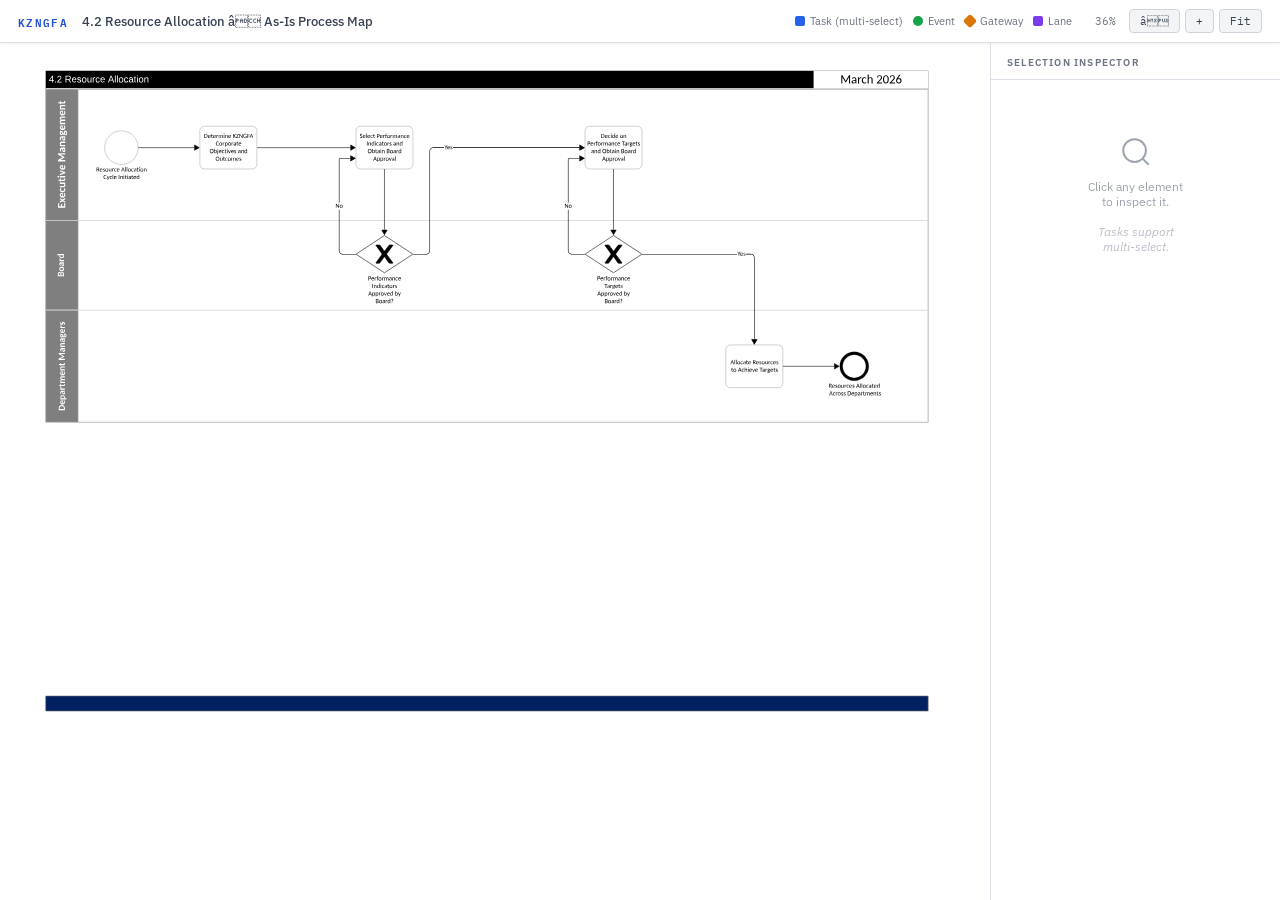
<file: Working maps/Finance/fin-4.2.html>
<!DOCTYPE html>
<html lang="en">
<head>
<meta charset="UTF-8">
<meta name="viewport" content="width=device-width, initial-scale=1.0">
<title>KZNGFA â 4.2 Resource Allocation</title>
<style>
@import url('https://fonts.googleapis.com/css2?family=IBM+Plex+Mono:wght@400;600&family=IBM+Plex+Sans:wght@300;400;500;600&display=swap');
:root{--bg:#f0f2f5;--panel:#fff;--border:#dde1e7;--text:#1a1f2e;--muted:#6b7280;--accent:#1d4ed8;--col-task:#2563eb;--col-event:#16a34a;--col-gateway:#d97706;--col-lane:#7c3aed}
*{box-sizing:border-box;margin:0;padding:0}
body{font-family:'IBM Plex Sans',sans-serif;background:var(--bg);color:var(--text);height:100vh;display:flex;flex-direction:column;overflow:hidden}
header{display:flex;align-items:center;gap:14px;padding:9px 18px;background:var(--panel);border-bottom:1px solid var(--border);flex-shrink:0;z-index:10;flex-wrap:wrap;box-shadow:0 1px 3px rgba(0,0,0,.07)}
.logo{font-family:'IBM Plex Mono',monospace;font-size:11px;font-weight:600;letter-spacing:.12em;color:var(--accent);text-transform:uppercase;white-space:nowrap}
.title{font-size:13px;font-weight:500;color:#374151;white-space:nowrap}
.spacer{flex:1;min-width:8px}
.legend{display:flex;gap:10px;align-items:center;flex-wrap:wrap}
.legend-item{display:flex;align-items:center;gap:5px;font-size:11px;color:var(--muted);white-space:nowrap}
.legend-dot{width:10px;height:10px;border-radius:2px;flex-shrink:0}
.controls{display:flex;gap:5px;align-items:center}
#zoom-label{font-family:'IBM Plex Mono',monospace;font-size:11px;color:var(--muted);min-width:38px;text-align:center}
button{background:#f3f4f6;border:1px solid #d1d5db;color:#374151;font-family:'IBM Plex Mono',monospace;font-size:11px;padding:4px 10px;border-radius:4px;cursor:pointer;transition:background .15s}
button:hover{background:#e5e7eb}
main{display:flex;flex:1;overflow:hidden}
#canvas-wrap{flex:1;overflow:auto;position:relative;background:#fff;cursor:grab}
#canvas-wrap:active{cursor:grabbing}
#map-container{position:relative;transform-origin:0 0;display:inline-block;margin:16px}
#overlay{position:absolute;top:0;left:0;pointer-events:none}
.hit{position:absolute;cursor:pointer;pointer-events:all;transition:outline .1s,background .1s}
.hit:hover{outline:2px dashed rgba(0,0,0,.25)}
.hit-task{border-radius:14px;background:transparent}
.hit-task.selected{background:rgba(37,99,235,.18);outline:2.5px solid #2563eb!important;box-shadow:0 0 0 5px rgba(37,99,235,.08)}
.hit-event{border-radius:50%;background:transparent}
.hit-event.selected{background:rgba(22,163,74,.18);outline:2.5px solid #16a34a!important;box-shadow:0 0 0 5px rgba(22,163,74,.08)}
.hit-gateway{background:transparent;transform:rotate(45deg);border-radius:3px}
.hit-gateway:hover{outline:2px dashed rgba(0,0,0,.25)!important}
.hit-gateway.selected{background:rgba(217,119,6,.18);outline:2.5px solid #d97706!important;box-shadow:0 0 0 5px rgba(217,119,6,.08)}
.hit-lane{background:transparent}
.hit-lane:hover{background:rgba(124,58,237,.05);outline:none!important}
.hit-lane.selected{background:rgba(124,58,237,.10);outline:2px solid #7c3aed!important}
#panel{width:290px;flex-shrink:0;background:var(--panel);border-left:1px solid var(--border);display:flex;flex-direction:column;overflow:hidden;box-shadow:-1px 0 4px rgba(0,0,0,.05)}
.panel-head{padding:13px 16px 10px;border-bottom:1px solid var(--border);flex-shrink:0}
.panel-head h3{font-size:10px;font-weight:600;letter-spacing:.12em;text-transform:uppercase;color:var(--muted)}
.panel-body{flex:1;overflow-y:auto;padding:14px 16px}
.empty-state{display:flex;flex-direction:column;align-items:center;justify-content:center;height:200px;gap:10px;color:#9ca3af;text-align:center;font-size:12px}
.card{display:none}
.card.visible{display:block}
.card-badge{display:inline-flex;align-items:center;gap:5px;font-size:10px;font-weight:600;letter-spacing:.08em;text-transform:uppercase;padding:3px 9px;border-radius:3px;margin-bottom:12px}
.badge-task{background:rgba(37,99,235,.10);color:#1d4ed8;border:1px solid rgba(37,99,235,.2)}
.badge-event{background:rgba(22,163,74,.10);color:#15803d;border:1px solid rgba(22,163,74,.2)}
.badge-gateway{background:rgba(217,119,6,.10);color:#b45309;border:1px solid rgba(217,119,6,.2)}
.badge-lane{background:rgba(124,58,237,.10);color:#6d28d9;border:1px solid rgba(124,58,237,.2)}
.card-title{font-size:15px;font-weight:600;color:#111827;margin-bottom:5px;line-height:1.3}
.card-sub{font-size:11px;color:var(--muted);margin-bottom:14px;line-height:1.5}
hr{border:none;border-top:1px solid var(--border);margin:12px 0}
.field{margin-bottom:10px}
.fl{font-size:10px;font-weight:600;letter-spacing:.08em;text-transform:uppercase;color:var(--muted);margin-bottom:3px}
.fv{font-size:12px;color:#374151;line-height:1.4}
.multi-header{font-size:11px;color:var(--muted);margin-bottom:10px}
.chip{display:inline-flex;align-items:center;gap:4px;background:rgba(37,99,235,.07);border:1px solid rgba(37,99,235,.2);color:#1d4ed8;font-size:11px;padding:4px 8px;border-radius:4px;margin:3px 3px 3px 0;cursor:pointer;transition:background .1s;line-height:1.3}
.chip:hover{background:rgba(37,99,235,.14)}
.chip-x{font-size:14px;line-height:1;opacity:.5;margin-left:1px}
.clear-btn{margin-top:12px;width:100%;background:#f9fafb;border:1px solid var(--border);color:var(--muted);font-size:11px;padding:7px;border-radius:4px;cursor:pointer;font-family:'IBM Plex Sans',sans-serif;transition:background .1s}
.clear-btn:hover{background:#f3f4f6}
::-webkit-scrollbar{width:5px;height:5px}
::-webkit-scrollbar-track{background:transparent}
::-webkit-scrollbar-thumb{background:#d1d5db;border-radius:3px}
</style>
</head>
<body>
<header>
<div class="logo">KZNGFA</div>
<div class="title">4.2 Resource Allocation â As-Is Process Map</div>
<div class="spacer"></div>
<div class="legend">
<div class="legend-item"><div class="legend-dot" style="background:var(--col-task)"></div>Task (multi-select)</div>
<div class="legend-item"><div class="legend-dot" style="background:var(--col-event);border-radius:50%"></div>Event</div>
<div class="legend-item"><div class="legend-dot" style="background:var(--col-gateway);transform:rotate(45deg)"></div>Gateway</div>
<div class="legend-item"><div class="legend-dot" style="background:var(--col-lane)"></div>Lane</div>
</div>
<div class="controls">
<span id="zoom-label">100%</span>
<button onclick="zoom(-0.15)">â</button>
<button onclick="zoom(+0.15)">+</button>
<button onclick="fitScreen()">Fit</button>
</div>
</header>
<main>
<div id="canvas-wrap">
<div id="map-container">
<div id="svg-wrap"><svg xmlns="http://www.w3.org/2000/svg" xmlns:xlink="http://www.w3.org/1999/xlink" xmlns:lucid="lucid" width="2646" height="1871"><g transform="translate(0 0)" lucid:page-tab-id="OSRs4iCdDY1mE"><path d="M0 0h2646v1871H0z" fill="#fff"/><path d="M83.34 1790.1a.83.83 0 0 1 .83-.84H2561.5a.83.83 0 0 1 .83.83v40.83a.83.83 0 0 1-.83.83H84.17a.83.83 0 0 1-.83-.83z" fill="#fff" fill-opacity="0"/><path d="M83.34 1830.93a.83.83 0 0 0 .83.83H2561.5a.83.83 0 0 0 .83-.83v-40.84a.83.83 0 0 0-.83-.84H84.17a.83.83 0 0 0-.83.83z" stroke="#7f7f7f" stroke-width="1.67" fill="#002060"/><path d="M83.34 33.23h2479v51.94h-2479z" fill="#fff" fill-opacity="0"/><path d="M83.34 85.17h2479V33.23h-2479z"/><path d="M2240.42 33.23h321.9v51.94h-321.9z" fill="#fff" fill-opacity="0"/><path d="M2240.42 85.17h321.9V33.23h-321.9z" fill="#fff"/><use xlink:href="#a" transform="matrix(1,0,0,1,2249.437396,42.11059500000001) translate(65.917998046875 26.39)"/><use xlink:href="#b" transform="matrix(1,0,0,1,2249.437396,42.11059500000001) translate(166.989658203125 26.39)"/><path d="M2393.43 1599.65h168.9v188h-168.9z" fill="#fff" fill-opacity="0"/><path d="M2393.43 1787.66h168.9v-188h-168.9z" fill="url(#c)"/><path d="M83.34 84.3a.83.83 0 0 1 .83-.83H2561.5a.83.83 0 0 1 .83.83v935.48a.83.83 0 0 1-.83.83H84.17a.83.83 0 0 1-.83-.82z" fill="#fff" fill-opacity="0"/><path d="M83.34 1019.78a.83.83 0 0 0 .83.83H2561.5a.83.83 0 0 0 .83-.82V84.3a.83.83 0 0 0-.83-.83H84.17a.83.83 0 0 0-.83.83z" stroke="#7f7f7f" stroke-width="1.67" fill="#57bf79" fill-opacity="0"/><path d="M83.34 1018.95V85.13z" stroke="#7f7f7f" stroke-width="1.67" fill="#0091fb"/><path d="M83.34 84.3a.83.83 0 0 1 .83-.83H2561.5a.83.83 0 0 1 .83.83v935.48a.83.83 0 0 1-.83.83H84.17a.83.83 0 0 1-.83-.82z" fill="#fff" fill-opacity="0"/><path d="M83.34 1019.78a.83.83 0 0 0 .83.83H2561.5a.83.83 0 0 0 .83-.82V84.3a.83.83 0 0 0-.83-.83H84.17a.83.83 0 0 0-.83.83z" fill="#fff" fill-opacity="0"/><path d="M83.34 84.3a.83.83 0 0 1 .83-.83H2561.5a.83.83 0 0 1 .83.83v368.55a.83.83 0 0 1-.83.83H84.17a.83.83 0 0 1-.83-.83z" fill="#fff" fill-opacity="0"/><path d="M83.34 452.85a.83.83 0 0 0 .83.83H2561.5a.83.83 0 0 0 .83-.83V84.3a.83.83 0 0 0-.83-.83H84.17a.83.83 0 0 0-.83.83z" stroke="#d8d8d8" stroke-width="1.67" fill="#7f7f7f" fill-opacity="0"/><path d="M173.4 453.68a1.66 1.66 0 0 0 1.66-1.66V85.12a1.66 1.66 0 0 0-1.66-1.65H85a1.66 1.66 0 0 0-1.66 1.66v366.9a1.66 1.66 0 0 0 1.66 1.65z" stroke="#d8d8d8" stroke-width="1.67" fill="#7f7f7f"/><use xlink:href="#d" transform="matrix(-0.000003673205103813548,-0.9999999999932537,0.9999999999932537,-0.000003673205103813548,93.04834051557276,444.58363734291197) translate(25.256486816406266 45.2775)"/><use xlink:href="#e" transform="matrix(-0.000003673205103813548,-0.9999999999932537,0.9999999999932537,-0.000003673205103813548,93.04834051557276,444.58363734291197) translate(154.90680419921878 45.2775)"/><path d="M83.34 454.5a.83.83 0 0 1 .83-.82H2561.5a.83.83 0 0 1 .83.83v250.32a.83.83 0 0 1-.83.83H84.17a.83.83 0 0 1-.83-.83z" fill="#fff" fill-opacity="0"/><path d="M83.34 704.82a.83.83 0 0 0 .83.83H2561.5a.83.83 0 0 0 .83-.83v-250.3a.83.83 0 0 0-.83-.84H84.17a.83.83 0 0 0-.83.83z" stroke="#d8d8d8" stroke-width="1.67" fill="#7f7f7f" fill-opacity="0"/><path d="M173.4 705.65a1.66 1.66 0 0 0 1.66-1.66V455.33a1.66 1.66 0 0 0-1.66-1.66H85a1.66 1.66 0 0 0-1.66 1.66V704a1.66 1.66 0 0 0 1.66 1.65z" stroke="#d8d8d8" stroke-width="1.67" fill="#7f7f7f"/><use xlink:href="#f" transform="matrix(-0.000003673205103813548,-0.9999999999932537,0.9999999999932537,-0.000003673205103813548,90.66936797456117,696.1746369787625) translate(84.04015136718749 44.167500000000004)"/><path d="M83.34 706.48a.83.83 0 0 1 .83-.83H2561.5a.83.83 0 0 1 .83.83v313.3a.83.83 0 0 1-.83.83H84.17a.83.83 0 0 1-.83-.82z" fill="#fff" fill-opacity="0"/><path d="M83.34 1019.78a.83.83 0 0 0 .83.83H2561.5a.83.83 0 0 0 .83-.82v-313.3a.83.83 0 0 0-.83-.83H84.17a.83.83 0 0 0-.83.83z" stroke="#d8d8d8" stroke-width="1.67" fill="#7f7f7f" fill-opacity="0"/><path d="M173.4 1020.6a1.66 1.66 0 0 0 1.66-1.65V707.3a1.66 1.66 0 0 0-1.66-1.65H85a1.66 1.66 0 0 0-1.66 1.66v311.65a1.66 1.66 0 0 0 1.66 1.66z" stroke="#d8d8d8" stroke-width="1.67" fill="#7f7f7f"/><use xlink:href="#g" transform="matrix(-0.000003673205103813548,-0.9999999999932537,0.9999999999932537,-0.000003673205103813548,93.11704935094224,1011.7091560940197) translate(23.782526855468745 44.167500000000004)"/><use xlink:href="#h" transform="matrix(-0.000003673205103813548,-0.9999999999932537,0.9999999999932537,-0.000003673205103813548,93.11704935094224,1011.7091560940197) translate(164.68555419921876 44.167500000000004)"/><path d="M175.8 84.3a.83.83 0 0 1 .82-.83H2561.5a.83.83 0 0 1 .83.83v935.48a.83.83 0 0 1-.83.83H176.62a.83.83 0 0 1-.83-.82z" fill="#fff" fill-opacity="0"/><path d="M175.8 1019.78a.83.83 0 0 0 .82.83H2561.5a.83.83 0 0 0 .83-.82V84.3a.83.83 0 0 0-.83-.83H176.62a.83.83 0 0 0-.83.83z" fill="none"/><path d="M83.34 84.3a.83.83 0 0 1 .83-.83H2561.5a.83.83 0 0 1 .83.83v.34a.83.83 0 0 1-.83.83H84.17a.83.83 0 0 1-.83-.83z" fill="#fff" fill-opacity="0"/><path d="M84.17 83.47H2561.5z" stroke="#d8d8d8" stroke-width="1.67" fill="#fff"/><path d="M20.35 34.98h905.63v50H20.35z" fill="#fff" fill-opacity="0"/><path d="M20.35 34.98h905.63v50H20.35z" fill-opacity="0"/><use xlink:href="#i" transform="matrix(1,0,0,1,29.402380000000004,43.876) translate(63 21.834)"/><use xlink:href="#j" transform="matrix(1,0,0,1,29.402380000000004,43.876) translate(107.45 21.834)"/><use xlink:href="#k" transform="matrix(1,0,0,1,29.402380000000004,43.876) translate(228.7985 21.834)"/><path d="M248.82 201.98a.27.27 0 0 1 .27-.27h93.94a.27.27 0 0 1 .27.28v93.95a.27.27 0 0 1-.26.27H249.1a.27.27 0 0 1-.28-.27z" fill="#fff" fill-opacity="0"/><path d="M343.3 248.95c0-26.08-21.16-47.24-47.24-47.24-26.08 0-47.24 21.17-47.24 47.25s21.16 47.25 47.24 47.25c26.08 0 47.25-21.17 47.25-47.25z" stroke="#000" stroke-width=".53" fill="#fff"/><path d="M248.82 296.2v-92.9a1.6 1.6 0 0 1 1.6-1.6h91.3a1.6 1.6 0 0 1 1.6 1.6v92.9" fill="none"/><use xlink:href="#l" transform="matrix(1,0,0,1,220.37799999999996,300.63800000000003) translate(4.758457031250003 15.276999999999997)"/><use xlink:href="#m" transform="matrix(1,0,0,1,220.37799999999996,300.63800000000003) translate(74.94083984375001 15.276999999999997)"/><use xlink:href="#n" transform="matrix(1,0,0,1,220.37799999999996,300.63800000000003) translate(24.995361328125 36.613)"/><use xlink:href="#o" transform="matrix(1,0,0,1,220.37799999999996,300.63800000000003) translate(66.76273437500001 36.613)"/><path d="M344.37 248.95h156.5" stroke="#000" stroke-width="1.6" fill="none"/><path d="M344.4 249.73h-.86l.03-.78-.04-.77h.86z" stroke="#000" stroke-width=".05"/><path d="M514.67 248.95l-13 7.5v-15z" stroke="#000" stroke-width="1.6"/><path d="M516.53 201.75a12.8 12.8 0 0 1 12.8-12.8h134.4a12.8 12.8 0 0 1 12.8 12.8v94.4a12.8 12.8 0 0 1-12.8 12.8h-134.4a12.8 12.8 0 0 1-12.8-12.8z" fill="#fff" fill-opacity="0"/><path d="M516.53 296.15a12.8 12.8 0 0 0 12.8 12.8h134.4a12.8 12.8 0 0 0 12.8-12.8v-94.4a12.8 12.8 0 0 0-12.8-12.8h-134.4a12.8 12.8 0 0 0-12.8 12.8z" stroke="#000" stroke-width=".53" fill="#fff"/><path d="M516.53 308.95v-94.4a25.6 25.6 0 0 1 25.6-25.6h108.8a25.6 25.6 0 0 1 25.6 25.6v94.4" fill="none"/><use xlink:href="#p" transform="matrix(1,0,0,1,521.015,193.39299999999997) translate(6.646713867187486 28.440999999999995)"/><use xlink:href="#q" transform="matrix(1,0,0,1,521.015,193.39299999999997) translate(87.6377392578125 28.440999999999995)"/><use xlink:href="#r" transform="matrix(1,0,0,1,521.015,193.39299999999997) translate(39.7150830078125 49.776999999999994)"/><use xlink:href="#s" transform="matrix(1,0,0,1,521.015,193.39299999999997) translate(22.677363281249995 71.113)"/><use xlink:href="#t" transform="matrix(1,0,0,1,521.015,193.39299999999997) translate(102.12305664062501 71.113)"/><use xlink:href="#u" transform="matrix(1,0,0,1,521.015,193.39299999999997) translate(39.198525390625 92.44900000000001)"/><path d="M677.6 248.95h261.7" stroke="#000" stroke-width="1.6" fill="none"/><path d="M677.62 249.73h-.82v-1.55h.82z" stroke="#000" stroke-width=".05"/><path d="M953.1 248.95l-13 7.5v-15z" stroke="#000" stroke-width="1.6"/><path d="M954.96 201.75a12.8 12.8 0 0 1 12.8-12.8h134.4a12.8 12.8 0 0 1 12.8 12.8v94.4a12.8 12.8 0 0 1-12.8 12.8h-134.4a12.8 12.8 0 0 1-12.8-12.8z" fill="#fff" fill-opacity="0"/><path d="M954.96 296.15a12.8 12.8 0 0 0 12.8 12.8h134.4a12.8 12.8 0 0 0 12.8-12.8v-94.4a12.8 12.8 0 0 0-12.8-12.8h-134.4a12.8 12.8 0 0 0-12.8 12.8z" stroke="#000" stroke-width=".53" fill="#fff"/><path d="M954.96 308.95v-94.4a25.6 25.6 0 0 1 25.6-25.6h108.8a25.6 25.6 0 0 1 25.6 25.6v94.4" fill="none"/><use xlink:href="#v" transform="matrix(1,0,0,1,959.441,193.39299999999997) translate(5.817617187499991 28.440999999999995)"/><use xlink:href="#w" transform="matrix(1,0,0,1,959.441,193.39299999999997) translate(53.25410156249999 28.440999999999995)"/><use xlink:href="#x" transform="matrix(1,0,0,1,959.441,193.39299999999997) translate(24.9042041015625 49.776999999999994)"/><use xlink:href="#t" transform="matrix(1,0,0,1,959.441,193.39299999999997) translate(99.8962158203125 49.776999999999994)"/><use xlink:href="#y" transform="matrix(1,0,0,1,959.441,193.39299999999997) translate(28.203227539062496 71.113)"/><use xlink:href="#z" transform="matrix(1,0,0,1,959.441,193.39299999999997) translate(80.9355126953125 71.113)"/><use xlink:href="#A" transform="matrix(1,0,0,1,959.441,193.39299999999997) translate(43.726000976562496 92.44900000000001)"/><path d="M954.96 496.55a.8.8 0 0 1 .8-.8h158.4a.8.8 0 0 1 .8.8v103.23a.8.8 0 0 1-.8.8h-158.4a.8.8 0 0 1-.8-.8z" fill="#fff" fill-opacity="0"/><path d="M1034.3 600.14a1.22 1.22 0 0 0 1.33 0l78.66-51.54a.52.52 0 0 0 0-.87l-78.67-51.54a1.22 1.22 0 0 0-1.34 0l-78.67 51.53a.52.52 0 0 0 0 .87z" stroke="#000" stroke-width="1.6" fill="#fff"/><path d="M1011.92 522.48a.82.82 0 0 0-.67 1.3l16.38 22.98a2.25 2.25 0 0 1 0 2.6l-16.38 23.08a.84.84 0 0 0 .67 1.32l7.84.07a3.05 3.05 0 0 0 2.52-1.3l11.76-16.66a1.1 1.1 0 0 1 1.82 0l11.32 16.65a3 3 0 0 0 2.5 1.3l8.32-.06a.82.82 0 0 0 .65-1.3l-16.98-23.1a2.17 2.17 0 0 1 0-2.6l16.98-23a.8.8 0 0 0-.65-1.28h-8.16a3.2 3.2 0 0 0-2.55 1.3L1035.9 539a1.16 1.16 0 0 1-1.88-.02l-10.8-15.2a3.1 3.1 0 0 0-2.52-1.32z" stroke="#000" stroke-width="1.6"/><path d="M954.96 600.58V497.35a1.6 1.6 0 0 1 1.6-1.6h156.8a1.6 1.6 0 0 1 1.6 1.6v103.23" fill="none"/><use xlink:href="#B" transform="matrix(1,0,0,1,972.721,608.5439999999999) translate(16.035859374999994 13.335)"/><use xlink:href="#C" transform="matrix(1,0,0,1,972.721,608.5439999999999) translate(27.0137939453125 34.67100000000001)"/><use xlink:href="#D" transform="matrix(1,0,0,1,972.721,608.5439999999999) translate(16.72604980468749 56.007000000000005)"/><use xlink:href="#E" transform="matrix(1,0,0,1,972.721,608.5439999999999) translate(90.9714404296875 56.007000000000005)"/><use xlink:href="#F" transform="matrix(1,0,0,1,972.721,608.5439999999999) translate(36.949931640624996 77.34300000000002)"/><path d="M1034.96 310.02V479.8" stroke="#000" stroke-width="1.6" fill="none"/><path d="M1035.74 310.04h-1.55v-.82h1.54z" stroke="#000" stroke-width=".05"/><path d="M1034.96 493.6l-7.5-13h15z" stroke="#000" stroke-width="1.6"/><path d="M908.5 538.14l.1 1.47.35 1.42.55 1.33.76 1.24.94 1.1 1.1.93 1.23.75 1.34.56 1.4.33 1.48.12h36.04v1.54h-36.1l-1.67-.13-1.64-.38-1.58-.65-1.44-.88-1.28-1.1-1.1-1.3-.9-1.44-.63-1.56-.4-1.65-.13-1.65V422.35h1.55zm30.8-259.86v1.55l-24.65-.1h-3.4l-.47.03-.4.1-.4.17-.37.22-.3.27-.3.33-.2.36-.17.4-.1.42-.04.45v122.1h-1.56V282.4l.05-.63.15-.65.25-.62.36-.57.43-.5.5-.44.57-.36.62-.26.64-.15.64-.05h3.47z" stroke="#000" stroke-width=".05"/><path d="M954.8 547.4l-.18.46-.03.3.02.3.2.45-1.05.04v-1.55h1.06z"/><path stroke="#000" stroke-width=".05"/><path d="M953.1 279.05l-13 7.5v-15z"/><path d="M954.65 279.05l-15.32 8.84v-17.7zm-13.77 6.16l10.67-6.15-10.67-6.16z" stroke="#000" stroke-width=".05"/><use xlink:href="#G" transform="matrix(1,0,0,1,897.290349609375,404.5665523930739) translate(0.005000000000000782 13.335)"/><path d="M1203.3 249.73h-31.07l-1.47.1-1.4.35-1.34.56-1.24.75-1.1.93-.94 1.1-.75 1.24-.57 1.33-.33 1.4-.12 1.48V538.2l-.13 1.65-.4 1.65-.64 1.56-.88 1.44-1.1 1.3-1.28 1.1-1.44.87-1.56.65-1.65.4-1.67.12h-36.1v-1.55h36.04l1.48-.13 1.4-.33 1.34-.56 1.23-.75 1.1-.94.94-1.1.75-1.25.56-1.33.33-1.4.13-1.48V258.92l.13-1.65.4-1.65.64-1.56.9-1.44 1.08-1.3 1.3-1.1 1.43-.87 1.58-.65 1.64-.4 1.65-.12h31.14zm379.35 0H1226.5v-1.55h356.15z" stroke="#000" stroke-width=".05"/><path d="M1116.15 548.94h-1.06l.2-.47.03-.3-.03-.3-.18-.46h1.03z"/><path stroke="#000" stroke-width=".05"/><path d="M1596.44 248.95l-13 7.5v-15z"/><path d="M1598 248.95l-15.32 8.85v-17.7zm-13.77 6.16l10.66-6.15-10.67-6.16z" stroke="#000" stroke-width=".05"/><use xlink:href="#H" transform="matrix(1,0,0,1,1203.3056508358115,240.063) translate(0.005000000000000782 13.335)"/><path d="M1598.3 201.75a12.8 12.8 0 0 1 12.8-12.8h134.4a12.8 12.8 0 0 1 12.8 12.8v94.4a12.8 12.8 0 0 1-12.8 12.8h-134.4a12.8 12.8 0 0 1-12.8-12.8z" fill="#fff" fill-opacity="0"/><path d="M1598.3 296.15a12.8 12.8 0 0 0 12.8 12.8h134.4a12.8 12.8 0 0 0 12.8-12.8v-94.4a12.8 12.8 0 0 0-12.8-12.8h-134.4a12.8 12.8 0 0 0-12.8 12.8z" stroke="#000" stroke-width=".53" fill="#fff"/><path d="M1598.3 308.95v-94.4a25.6 25.6 0 0 1 25.6-25.6h108.8a25.6 25.6 0 0 1 25.6 25.6v94.4" fill="none"/><use xlink:href="#I" transform="matrix(1,0,0,1,1602.787,193.39299999999997) translate(39.845307617187494 28.440999999999995)"/><use xlink:href="#J" transform="matrix(1,0,0,1,1602.787,193.39299999999997) translate(93.4370751953125 28.440999999999995)"/><use xlink:href="#K" transform="matrix(1,0,0,1,1602.787,193.39299999999997) translate(1.7112011718749898 49.776999999999994)"/><use xlink:href="#L" transform="matrix(1,0,0,1,1602.787,193.39299999999997) translate(98.65908203125001 49.776999999999994)"/><use xlink:href="#M" transform="matrix(1,0,0,1,1602.787,193.39299999999997) translate(12.593637695312488 71.113)"/><use xlink:href="#y" transform="matrix(1,0,0,1,1602.787,193.39299999999997) translate(43.81281738281249 71.113)"/><use xlink:href="#z" transform="matrix(1,0,0,1,1602.787,193.39299999999997) translate(96.5451025390625 71.113)"/><use xlink:href="#A" transform="matrix(1,0,0,1,1602.787,193.39299999999997) translate(43.726000976562496 92.44900000000001)"/><path d="M1598.3 496.55a.8.8 0 0 1 .8-.8h158.4a.8.8 0 0 1 .8.8v103.23a.8.8 0 0 1-.8.8h-158.4a.8.8 0 0 1-.8-.8z" fill="#fff" fill-opacity="0"/><path d="M1677.64 600.14a1.22 1.22 0 0 0 1.34 0l78.66-51.54a.52.52 0 0 0 0-.87l-78.66-51.54a1.22 1.22 0 0 0-1.34 0l-78.66 51.53a.52.52 0 0 0 0 .87z" stroke="#000" stroke-width="1.6" fill="#fff"/><path d="M1655.27 522.48a.82.82 0 0 0-.67 1.3l16.38 22.98a2.25 2.25 0 0 1 0 2.6l-16.4 23.08a.84.84 0 0 0 .7 1.32l7.83.07a3.05 3.05 0 0 0 2.53-1.3l11.75-16.66a1.1 1.1 0 0 1 1.83 0l11.33 16.65a3 3 0 0 0 2.5 1.3l8.32-.06a.82.82 0 0 0 .65-1.3l-16.98-23.1a2.17 2.17 0 0 1 0-2.6l16.98-23a.8.8 0 0 0-.65-1.28h-8.16a3.2 3.2 0 0 0-2.57 1.3L1679.26 539a1.16 1.16 0 0 1-1.88-.02l-10.8-15.2a3.1 3.1 0 0 0-2.5-1.32z" stroke="#000" stroke-width="1.6"/><path d="M1598.3 600.58V497.35a1.6 1.6 0 0 1 1.6-1.6h156.8a1.6 1.6 0 0 1 1.6 1.6v103.23" fill="none"/><g><use xlink:href="#B" transform="matrix(1,0,0,1,1616.067,608.5439999999999) translate(16.035859374999994 13.335)"/><use xlink:href="#L" transform="matrix(1,0,0,1,1616.067,608.5439999999999) translate(36.685141601562506 34.67100000000001)"/><use xlink:href="#D" transform="matrix(1,0,0,1,1616.067,608.5439999999999) translate(16.72604980468749 56.007000000000005)"/><use xlink:href="#E" transform="matrix(1,0,0,1,1616.067,608.5439999999999) translate(90.9714404296875 56.007000000000005)"/><use xlink:href="#F" transform="matrix(1,0,0,1,1616.067,608.5439999999999) translate(36.949931640624996 77.34300000000002)"/></g><path d="M1678.3 310.02V479.8" stroke="#000" stroke-width="1.6" fill="none"/><path d="M1679.08 310.04h-1.55v-.82h1.55z" stroke="#000" stroke-width=".05"/><path d="M1678.3 493.6l-7.5-13h15z" stroke="#000" stroke-width="1.6"/><path d="M1551.84 538.14l.1 1.47.35 1.42.55 1.33.75 1.24.94 1.1 1.1.93 1.24.75 1.33.56 1.42.33 1.47.12h36.04v1.54h-36.1l-1.66-.13-1.65-.38-1.56-.65-1.44-.88-1.3-1.1-1.1-1.3-.87-1.44-.65-1.56-.38-1.65-.13-1.65V422.35h1.54zm30.82-259.86v1.55l-24.67-.1h-3.42l-.45.03-.42.1-.38.17-.36.22-.33.27-.27.33-.22.36-.17.4-.1.42-.03.45v122.1h-1.55V282.4l.04-.63.15-.65.25-.62.35-.57.44-.5.5-.44.58-.36.6-.26.66-.15.64-.05h3.47z" stroke="#000" stroke-width=".05"/><path d="M1598.15 547.4l-.2.46-.02.3.03.3.2.45-1.05.04.02-1.55h1.06z"/><path stroke="#000" stroke-width=".05"/><path d="M1596.44 279.05l-13 7.5v-15z"/><path d="M1598 279.05l-15.32 8.84v-17.7zm-13.77 6.16l10.66-6.15-10.67-6.16z" stroke="#000" stroke-width=".05"/><g><use xlink:href="#G" transform="matrix(1,0,0,1,1540.6363496093752,404.5665523930739) translate(0.005000000000000782 13.335)"/></g><path d="M1993.9 815.93a12.8 12.8 0 0 1 12.8-12.8h134.4a12.8 12.8 0 0 1 12.8 12.8v94.4a12.8 12.8 0 0 1-12.8 12.8h-134.4a12.8 12.8 0 0 1-12.8-12.8z" fill="#fff" fill-opacity="0"/><path d="M1993.9 910.33a12.8 12.8 0 0 0 12.8 12.8h134.4a12.8 12.8 0 0 0 12.8-12.8v-94.4a12.8 12.8 0 0 0-12.8-12.8h-134.4a12.8 12.8 0 0 0-12.8 12.8z" stroke="#000" stroke-width=".53" fill="#fff"/><path d="M1993.9 923.13v-94.4a25.6 25.6 0 0 1 25.6-25.6h108.8a25.6 25.6 0 0 1 25.6 25.6v94.4" fill="none"/><g><use xlink:href="#N" transform="matrix(1,0,0,1,1998.3780000000002,807.566) translate(8.35265625000001 49.776999999999994)"/><use xlink:href="#O" transform="matrix(1,0,0,1,1998.3780000000002,807.566) translate(70.53056640624999 49.776999999999994)"/><use xlink:href="#P" transform="matrix(1,0,0,1,1998.3780000000002,807.566) translate(10.240913085937507 71.113)"/><use xlink:href="#Q" transform="matrix(1,0,0,1,1998.3780000000002,807.566) translate(29.41865722656251 71.113)"/><use xlink:href="#L" transform="matrix(1,0,0,1,1998.3780000000002,807.566) translate(90.1293701171875 71.113)"/></g><path d="M2065.58 547.52l1.65.4 1.56.64 1.43.9 1.3 1.08 1.1 1.3.87 1.43.65 1.57.4 1.64.12 1.65v229.34h-1.55V558.2l-.1-1.48-.35-1.4-.56-1.34-.74-1.24-.94-1.1-1.1-.94-1.24-.75-1.33-.56-1.4-.34-1.48-.12h-14.34v-1.55h14.4zm-306.1 1.42v-1.55h266.86v1.54z" stroke="#000" stroke-width=".05"/><path d="M1759.5 548.94h-1.06l.2-.47.04-.3-.03-.3-.2-.46h1.05z"/><path stroke="#000" stroke-width=".05"/><path d="M2073.9 801.26l-7.5-13h15z"/><path d="M2073.9 802.8l-8.84-15.3h17.68zm-6.16-13.75l6.16 10.66 6.16-10.65z" stroke="#000" stroke-width=".05"/><g><use xlink:href="#H" transform="matrix(1,0,0,1,2026.3428220052726,539.275) translate(0.005000000000000782 13.335)"/></g><path d="M2313.9 822.65a.27.27 0 0 1 .27-.27h80.95a.27.27 0 0 1 .27.27v80.95a.27.27 0 0 1-.28.27h-80.95a.27.27 0 0 1-.27-.27z" fill="#fff" fill-opacity="0"/><path d="M2395.4 863.13c0-22.5-18.26-40.75-40.75-40.75-22.5 0-40.75 18.25-40.75 40.75s18.25 40.74 40.75 40.74 40.74-18.25 40.74-40.74z" stroke="#000" stroke-width=".53"/><path d="M2387.24 863.13c0-18-14.58-32.6-32.6-32.6-18 0-32.6 14.6-32.6 32.6s14.6 32.6 32.6 32.6c18.02 0 32.6-14.6 32.6-32.6z" stroke="#000" stroke-width=".53" fill="#fff"/><path d="M2313.9 903.87v-79.9a1.6 1.6 0 0 1 1.6-1.6h78.3a1.6 1.6 0 0 1 1.6 1.6v79.9" fill="none"/><g><use xlink:href="#R" transform="matrix(1,0,0,1,2275.4320000000007,908.2749999999999) translate(7.181933593750003 15.276999999999997)"/><use xlink:href="#S" transform="matrix(1,0,0,1,2275.4320000000007,908.2749999999999) translate(84.31831054687501 15.276999999999997)"/><use xlink:href="#T" transform="matrix(1,0,0,1,2275.4320000000007,908.2749999999999) translate(4.5123291015625 36.613)"/><use xlink:href="#U" transform="matrix(1,0,0,1,2275.4320000000007,908.2749999999999) translate(8.5319287109375 36.613)"/><use xlink:href="#V" transform="matrix(1,0,0,1,2275.4320000000007,908.2749999999999) translate(59.553930664062506 36.613)"/></g><path d="M2154.96 863.13h143.28" stroke="#000" stroke-width="1.6" fill="none"/><path d="M2154.98 863.9h-.82v-1.55h.82z" stroke="#000" stroke-width=".05"/><path d="M2312.03 863.13l-13 7.5v-15z" stroke="#000" stroke-width="1.6"/><defs><path d="M835-479c17 30 30 62 44 96 13-34 27-66 43-96l464-805c25-53 129-21 198-30V0h-161c1-334-2-672 1-1004 1-16 3-32 4-49L959-229c-25 56-126 55-158 0l-480-823c4 33 6 64 6 93V0H167v-1314c56 2 123-6 171 4 9 2 18 12 27 27" id="W"/><path d="M514-995c228 0 341 142 341 370V0c-56-5-123 17-137-41l-22-91C610-53 522 18 358 15 189 12 84-73 84-244c0-178 154-235 319-276 76-19 169-27 280-30 12-176-30-304-190-304-107 0-171 42-231 86-34 25-81 14-98-16l-32-56c98-93 207-155 382-155zM253-253c0 98 61 145 158 145 133 0 205-61 272-130v-202c-134 6-246 19-333 58-57 26-97 59-97 129" id="X"/><path d="M536-823c-141 7-187 99-229 205V0H131v-978c60 8 148-26 154 48l12 144c58-123 149-234 328-202 18 3 34 11 49 21l-14 130c-12 52-78 12-124 14" id="Y"/><path d="M69-490c0-299 140-503 438-503 143 0 234 53 308 127-20 26-37 58-61 80-40 18-64-17-93-32-37-19-81-40-143-39-201 7-269 160-269 367 0 204 66 360 261 368 96 4 149-38 198-81 21-19 50-20 67 2l51 64C751-46 640 14 479 14 199 14 69-199 69-490" id="Z"/><path d="M576-854c-119 2-194 64-257 135V0H143v-1422h176v573c76-79 163-144 308-144 223 0 324 146 324 370V0H775v-623c0-140-60-233-199-231" id="aa"/><g id="a"><use transform="matrix(0.01736328125,0,0,0.01736328125,0,0)" xlink:href="#W"/><use transform="matrix(0.01736328125,0,0,0.01736328125,30.403105468750002,0)" xlink:href="#X"/><use transform="matrix(0.01736328125,0,0,0.01736328125,47.436484375000006,0)" xlink:href="#Y"/><use transform="matrix(0.01736328125,0,0,0.01736328125,59.31296875,0)" xlink:href="#Z"/><use transform="matrix(0.01736328125,0,0,0.01736328125,74.3495703125,0)" xlink:href="#aa"/></g><path d="M118-957c35-227 168-372 421-372 237 0 388 129 388 367 0 234-144 350-265 476L325-135c155-43 377-15 567-23 76-4 57 87 59 158H92c-1-54 1-99 31-129 169-170 344-341 501-522 70-81 131-166 131-307 0-146-81-228-225-228-138 0-213 81-243 193-11 42-31 58-82 50" id="ab"/><path d="M949-956c47 159 47 439 0 598C887-148 769 14 518 14 268 14 151-149 89-358c-47-159-47-439 0-598 62-210 178-373 429-373 250 0 369 164 431 373zM722-242c117-170 114-650 0-830-59-93-195-155-314-89-142 79-181 270-182 504-1 177 29 313 88 415 55 96 193 148 315 88 35-18 65-47 93-88" id="ac"/><path d="M523 15C238 15 92-170 92-458c0-173 68-287 155-413l322-470c36-61 157-38 250-42-146 199-294 396-439 596 80-61 238-82 352-34 142 60 235 185 235 385 0 213-110 349-263 416-54 23-115 35-181 35zm5-729c-170 0-266 117-266 287 0 178 83 297 258 297 174 0 271-117 271-293 0-177-89-291-263-291" id="ad"/><g id="b"><use transform="matrix(0.01736328125,0,0,0.01736328125,0,0)" xlink:href="#ab"/><use transform="matrix(0.01736328125,0,0,0.01736328125,18.0230859375,0)" xlink:href="#ac"/><use transform="matrix(0.01736328125,0,0,0.01736328125,36.046171875,0)" xlink:href="#ab"/><use transform="matrix(0.01736328125,0,0,0.01736328125,54.0692578125,0)" xlink:href="#ad"/></g><pattern id="c" patternUnits="userSpaceOnUse" x="2393.43" y="1599.65" width="168.9" height="188.01"><use xlink:href="#ae" transform="translate(0, 0.17166666666662422) scale(16.890000000000008,18.766666666666676)"/></pattern><path fill="#fff" d="M928-1328v209H382v351h425v201H382v358h547L928 0H118v-1328h810" id="af"/><path fill="#fff" d="M304-512L28-993h244c37 0 50 8 62 32l157 304c48-96 86-201 133-300 12-25 33-36 56-36h233L636-525 925 0H681c-36 1-60-23-71-46L452-361c-48 105-95 210-143 315-15 20-32 47-67 46H16" id="ag"/><path fill="#fff" d="M960-149C871-45 736 15 551 15 231 15 63-191 63-518c0-229 113-378 277-452 59-26 125-39 199-39 278 0 430 170 430 452 0 55-4 97-59 97H316c14 166 83 276 257 279 98 1 159-38 221-71 33-18 71-20 93 9zM741-612c-4-130-65-216-197-216-140 0-203 89-223 216h420" id="ah"/><path fill="#fff" d="M836-149C753-51 641 15 467 15 259 15 147-118 88-282c-42-119-44-295-4-419 59-179 186-308 419-308 153 0 247 58 325 142-30 37-55 81-89 113-66 29-96-36-151-51-19-5-41-11-69-11-164 0-199 147-204 317-6 202 85 372 277 308 37-12 60-40 86-61 24-21 64-16 84 9" id="ai"/><path fill="#fff" d="M439 15c-225-4-332-150-332-377v-631h254v631c0 110 48 181 156 180 91-1 152-46 204-95v-716h254V0c-65-5-152 14-197-12-30-17-26-70-39-106C664-46 580 18 439 15" id="aj"/><path fill="#fff" d="M680-72c-61 52-150 86-256 87-172 2-267-108-267-279v-542c-63-2-138 16-138-53v-101l151-29 53-262c11-66 119-33 188-41v306h245v180H411v525c0 54 23 90 73 93 51 3 85-62 119-7" id="ak"/><path fill="#fff" d="M379-993V0H125v-993h254zm-132-444c97 0 163 62 163 159 0 96-66 158-163 158-94 0-157-63-157-158s62-159 157-159" id="al"/><path fill="#fff" d="M600 0H369L11-993h210c36-1 65 20 72 46l145 507c21 61 37 123 49 185 14-65 34-123 52-185l150-507c9-25 34-46 68-46h201" id="am"/><g id="d"><use transform="matrix(0.0151904296875,0,0,0.0151904296875,0,0)" xlink:href="#af"/><use transform="matrix(0.0151904296875,0,0,0.0151904296875,15.1752392578125,0)" xlink:href="#ag"/><use transform="matrix(0.0151904296875,0,0,0.0151904296875,28.725102539062497,0)" xlink:href="#ah"/><use transform="matrix(0.0151904296875,0,0,0.0151904296875,44.386435546875,0)" xlink:href="#ai"/><use transform="matrix(0.0151904296875,0,0,0.0151904296875,57.4046337890625,0)" xlink:href="#aj"/><use transform="matrix(0.0151904296875,0,0,0.0151904296875,74.09891601562501,0)" xlink:href="#ak"/><use transform="matrix(0.0151904296875,0,0,0.0151904296875,84.88412109375001,0)" xlink:href="#al"/><use transform="matrix(0.0151904296875,0,0,0.0151904296875,92.5249072265625,0)" xlink:href="#am"/><use transform="matrix(0.0151904296875,0,0,0.0151904296875,106.9558154296875,0)" xlink:href="#ah"/></g><path fill="#fff" d="M363-958c5 40 8 85 8 127V0H139v-1328c83 3 177-6 251 6 17 7 27 17 36 35l412 720c23 42 42 86 59 131 19-46 36-91 59-133l409-718c14-32 40-41 88-41h198V0h-231c1-296-1-596 2-890 1-21 2-42 4-64l-419 742c-28 50-62 58-128 58-41 0-70-20-92-58" id="an"/><path fill="#fff" d="M534-1012c240 0 371 147 371 387V0c-80-7-186 24-201-53l-22-66C598-47 516 18 362 15 183 12 73-75 73-255c0-177 142-239 303-283 75-20 169-31 281-34 9-142-26-239-155-239-97 0-149 37-209 70-49 27-108 2-128-33l-46-80c103-96 231-158 415-158zM316-268c-2 80 48 110 125 110 107 0 156-41 216-100v-160c-111 5-199 15-269 48-43 21-70 49-72 102" id="ao"/><path fill="#fff" d="M582-811c-92 1-152 44-204 95V0H124v-993c65 5 150-14 196 11 30 17 27 71 39 107 74-72 158-134 301-134 225 0 332 151 332 377V0H738v-632c0-109-49-180-156-179" id="ap"/><path fill="#fff" d="M237-422C149-472 82-557 82-689c0-216 159-321 379-321 84 0 155 20 212 50h276c-4 65 18 134-54 149l-78 16c77 287-142 467-449 420-41 23-55 80-11 98 131 54 363 5 481 88 55 38 98 94 94 188-7 175-124 268-266 319-160 56-414 25-516-51C94 225 47 170 47 85c0-102 65-154 143-188-45-27-81-71-78-144 4-90 61-138 125-175zm238 589c116 0 216-18 223-125-14-108-163-84-274-96-28-3-56-4-83-7-38 25-74 57-74 114 0 100 100 114 208 114zM312-683c0 93 51 153 149 153 99 0 150-59 150-153 0-96-50-151-150-151-99 0-149 56-149 151" id="aq"/><path fill="#fff" d="M559-811c-82 0-133 41-177 88V0H128v-993c65 5 150-14 196 11 30 16 27 69 39 104 67-68 139-130 270-131 135-1 210 82 248 184 57-113 162-184 324-184 235 0 350 140 350 377V0h-254v-632c0-119-53-179-160-179-110 0-172 67-172 179V0H715v-632c1-120-46-179-156-179" id="ar"/><g id="e"><use transform="matrix(0.0151904296875,0,0,0.0151904296875,0,0)" xlink:href="#an"/><use transform="matrix(0.0151904296875,0,0,0.0151904296875,27.190869140625,0)" xlink:href="#ao"/><use transform="matrix(0.0151904296875,0,0,0.0151904296875,42.5483935546875,0)" xlink:href="#ap"/><use transform="matrix(0.0151904296875,0,0,0.0151904296875,59.24267578125,0)" xlink:href="#ao"/><use transform="matrix(0.0151904296875,0,0,0.0151904296875,74.6002001953125,0)" xlink:href="#aq"/><use transform="matrix(0.0151904296875,0,0,0.0151904296875,89.01591796874999,0)" xlink:href="#ah"/><use transform="matrix(0.0151904296875,0,0,0.0151904296875,104.67725097656249,0)" xlink:href="#ar"/><use transform="matrix(0.0151904296875,0,0,0.0151904296875,129.98450683593748,0)" xlink:href="#ah"/><use transform="matrix(0.0151904296875,0,0,0.0151904296875,145.64583984374997,0)" xlink:href="#ap"/><use transform="matrix(0.0151904296875,0,0,0.0151904296875,162.05150390624996,0)" xlink:href="#ak"/></g><path fill="#fff" d="M1048-974c0 163-99 241-224 288 171 41 257 139 257 293C1081-125 889 0 612 0H119v-1328h451c279 2 478 84 478 354zM823-399c0-131-83-178-217-178H382v373h225c139 0 216-61 216-195zm-37-542c0-143-71-185-216-185H382v368h173c140-1 231-45 231-183" id="as"/><path fill="#fff" d="M352-974c116-47 283-48 399 0 177 72 288 230 288 475 0 247-110 405-288 478-116 48-283 48-399 0C173-94 62-251 62-499c0-246 112-403 290-475zm-28 477c0 189 54 318 228 318 172 0 225-131 225-318s-53-318-225-318c-174 0-228 130-228 318" id="at"/><path fill="#fff" d="M545-767c-109 4-148 72-181 151V0H110v-993c66 5 161-12 204 14 28 28 23 102 33 150 53-94 116-183 244-183 43 0 79 10 107 31l-19 190c-6 59-87 22-134 24" id="au"/><path fill="#fff" d="M483-1012c112 0 179 37 238 92v-517h254V0H818c-73 2-64-82-83-135C661-54 570 15 422 15 157 15 63-214 63-494c0-232 92-397 247-478 52-26 110-40 173-40zM325-494c0 166 29 308 186 308 106 0 161-51 210-111v-438c-43-55-93-85-178-85-170 0-218 146-218 326" id="av"/><g id="f"><use transform="matrix(0.0130224609375,0,0,0.0130224609375,0,0)" xlink:href="#as"/><use transform="matrix(0.0130224609375,0,0,0.0130224609375,14.949785156250002,0)" xlink:href="#at"/><use transform="matrix(0.0130224609375,0,0,0.0130224609375,29.2875146484375,0)" xlink:href="#ao"/><use transform="matrix(0.0130224609375,0,0,0.0130224609375,42.453222656250006,0)" xlink:href="#au"/><use transform="matrix(0.0130224609375,0,0,0.0130224609375,51.60801269531251,0)" xlink:href="#av"/></g><path fill="#fff" d="M1198-932c62 158 61 378 0 536C1107-162 916 0 600 0H116v-1328h484c315 6 507 163 598 396zM600-209c264-9 377-187 377-456 0-268-114-446-377-455H380v911h220" id="aw"/><path fill="#fff" d="M615 15c-112 0-178-37-238-91v398H123V-993c65 5 149-11 197 11 31 24 28 81 42 121 74-81 161-151 314-151 265 0 360 229 360 508 0 232-93 399-248 480-52 26-109 39-173 39zm159-519c0-165-29-307-185-307-108 0-158 47-212 111v440c43 53 94 83 178 83 171 0 219-146 219-327" id="ax"/><g id="g"><use transform="matrix(0.0130224609375,0,0,0.0130224609375,0,0)" xlink:href="#aw"/><use transform="matrix(0.0130224609375,0,0,0.0130224609375,16.8119970703125,0)" xlink:href="#ah"/><use transform="matrix(0.0130224609375,0,0,0.0130224609375,30.238154296875003,0)" xlink:href="#ax"/><use transform="matrix(0.0130224609375,0,0,0.0130224609375,44.5498388671875,0)" xlink:href="#ao"/><use transform="matrix(0.0130224609375,0,0,0.0130224609375,57.715546875,0)" xlink:href="#au"/><use transform="matrix(0.0130224609375,0,0,0.0130224609375,67.1958984375,0)" xlink:href="#ak"/><use transform="matrix(0.0130224609375,0,0,0.0130224609375,76.44184570312501,0)" xlink:href="#ar"/><use transform="matrix(0.0130224609375,0,0,0.0130224609375,98.13726562500001,0)" xlink:href="#ah"/><use transform="matrix(0.0130224609375,0,0,0.0130224609375,111.5634228515625,0)" xlink:href="#ap"/><use transform="matrix(0.0130224609375,0,0,0.0130224609375,125.62768066406248,0)" xlink:href="#ak"/></g><path fill="#fff" d="M80-702c6-234 206-338 457-298 93 15 166 59 220 115-26 37-46 85-79 115-8 4-17 7-28 7-73 0-113-61-203-61-94 0-160 79-107 152 93 83 270 88 356 179 39 42 70 95 69 176C761-63 553 47 286 6 191-9 109-52 51-106c29-40 47-92 85-123 77-33 115 38 178 55 22 6 48 12 80 12 81 0 133-35 133-110 0-69-60-91-116-111C252-440 75-483 80-702" id="ay"/><g id="h"><use transform="matrix(0.0130224609375,0,0,0.0130224609375,0,0)" xlink:href="#an"/><use transform="matrix(0.0130224609375,0,0,0.0130224609375,23.310205078125,0)" xlink:href="#ao"/><use transform="matrix(0.0130224609375,0,0,0.0130224609375,36.475913085937506,0)" xlink:href="#ap"/><use transform="matrix(0.0130224609375,0,0,0.0130224609375,50.78759765625001,0)" xlink:href="#ao"/><use transform="matrix(0.0130224609375,0,0,0.0130224609375,63.95330566406252,0)" xlink:href="#aq"/><use transform="matrix(0.0130224609375,0,0,0.0130224609375,76.31162109375,0)" xlink:href="#ah"/><use transform="matrix(0.0130224609375,0,0,0.0130224609375,89.7377783203125,0)" xlink:href="#au"/><use transform="matrix(0.0130224609375,0,0,0.0130224609375,98.892568359375,0)" xlink:href="#ay"/></g><path fill="#fff" d="M155-56V0h-30v-56H8v-25l114-167h33v167h35v25h-35zm-30-156c-27 46-58 90-88 131h88v-131" id="az"/><path fill="#fff" d="M33 0v-38h34V0H33" id="aA"/><path fill="#fff" d="M101-251c82-7 93 87 43 132L82-64C71-53 59-42 53-27h129V0H18c2-99 128-94 128-182 0-28-16-43-45-43s-46 15-49 41l-32-3c6-41 34-60 81-64" id="aB"/><g id="i"><use transform="matrix(0.07408333333333333,0,0,0.07408333333333333,0,0)" xlink:href="#az"/><use transform="matrix(0.07408333333333333,0,0,0.07408333333333333,14.816666666666666,0)" xlink:href="#aA"/><use transform="matrix(0.07408333333333333,0,0,0.07408333333333333,22.225,0)" xlink:href="#aB"/></g><path fill="#fff" d="M233-177c-1 41-23 64-60 70L243 0h-38l-65-103H63V0H30v-248c88 3 205-21 203 71zM63-129c60-2 137 13 137-47 0-61-80-42-137-45v92" id="aC"/><path fill="#fff" d="M100-194c63 0 86 42 84 106H49c0 40 14 67 53 68 26 1 43-12 49-29l28 8c-11 28-37 45-77 45C44 4 14-33 15-96c1-61 26-98 85-98zm52 81c6-60-76-77-97-28-3 7-6 17-6 28h103" id="aD"/><path fill="#fff" d="M135-143c-3-34-86-38-87 0 15 53 115 12 119 90S17 21 10-45l28-5c4 36 97 45 98 0-10-56-113-15-118-90-4-57 82-63 122-42 12 7 21 19 24 35" id="aE"/><path fill="#fff" d="M100-194c62-1 85 37 85 99 1 63-27 99-86 99S16-35 15-95c0-66 28-99 85-99zM99-20c44 1 53-31 53-75 0-43-8-75-51-75s-53 32-53 75 10 74 51 75" id="aF"/><path fill="#fff" d="M84 4C-5 8 30-112 23-190h32v120c0 31 7 50 39 49 72-2 45-101 50-169h31l1 190h-30c-1-10 1-25-2-33-11 22-28 36-60 37" id="aG"/><path fill="#fff" d="M114-163C36-179 61-72 57 0H25l-1-190h30c1 12-1 29 2 39 6-27 23-49 58-41v29" id="aH"/><path fill="#fff" d="M96-169c-40 0-48 33-48 73s9 75 48 75c24 0 41-14 43-38l32 2c-6 37-31 61-74 61-59 0-76-41-82-99-10-93 101-131 147-64 4 7 5 14 7 22l-32 3c-4-21-16-35-41-35" id="aI"/><g id="j"><use transform="matrix(0.07408333333333333,0,0,0.07408333333333333,0,0)" xlink:href="#aC"/><use transform="matrix(0.07408333333333333,0,0,0.07408333333333333,19.187583333333333,0)" xlink:href="#aD"/><use transform="matrix(0.07408333333333333,0,0,0.07408333333333333,34.00425,0)" xlink:href="#aE"/><use transform="matrix(0.07408333333333333,0,0,0.07408333333333333,47.33925,0)" xlink:href="#aF"/><use transform="matrix(0.07408333333333333,0,0,0.07408333333333333,62.15591666666667,0)" xlink:href="#aG"/><use transform="matrix(0.07408333333333333,0,0,0.07408333333333333,76.97258333333333,0)" xlink:href="#aH"/><use transform="matrix(0.07408333333333333,0,0,0.07408333333333333,85.7885,0)" xlink:href="#aI"/><use transform="matrix(0.07408333333333333,0,0,0.07408333333333333,99.1235,0)" xlink:href="#aD"/></g><path fill="#fff" d="M205 0l-28-72H64L36 0H1l101-248h38L239 0h-34zm-38-99l-47-123c-12 45-31 82-46 123h93" id="aJ"/><path fill="#fff" d="M24 0v-261h32V0H24" id="aK"/><path fill="#fff" d="M141-36C126-15 110 5 73 4 37 3 15-17 15-53c-1-64 63-63 125-63 3-35-9-54-41-54-24 1-41 7-42 31l-33-3c5-37 33-52 76-52 45 0 72 20 72 64v82c-1 20 7 32 28 27v20c-31 9-61-2-59-35zM48-53c0 20 12 33 32 33 41-3 63-29 60-74-43 2-92-5-92 41" id="aL"/><path fill="#fff" d="M59-47c-2 24 18 29 38 22v24C64 9 27 4 27-40v-127H5v-23h24l9-43h21v43h35v23H59v120" id="aM"/><path fill="#fff" d="M24-231v-30h32v30H24zM24 0v-190h32V0H24" id="aN"/><path fill="#fff" d="M117-194c89-4 53 116 60 194h-32v-121c0-31-8-49-39-48C34-167 62-67 57 0H25l-1-190h30c1 10-1 24 2 32 11-22 29-35 61-36" id="aO"/><g id="k"><use transform="matrix(0.07408333333333333,0,0,0.07408333333333333,0,0)" xlink:href="#aJ"/><use transform="matrix(0.07408333333333333,0,0,0.07408333333333333,17.78,0)" xlink:href="#aK"/><use transform="matrix(0.07408333333333333,0,0,0.07408333333333333,23.632583333333336,0)" xlink:href="#aK"/><use transform="matrix(0.07408333333333333,0,0,0.07408333333333333,29.48516666666667,0)" xlink:href="#aF"/><use transform="matrix(0.07408333333333333,0,0,0.07408333333333333,44.301833333333335,0)" xlink:href="#aI"/><use transform="matrix(0.07408333333333333,0,0,0.07408333333333333,57.636833333333335,0)" xlink:href="#aL"/><use transform="matrix(0.07408333333333333,0,0,0.07408333333333333,72.4535,0)" xlink:href="#aM"/><use transform="matrix(0.07408333333333333,0,0,0.07408333333333333,79.86183333333334,0)" xlink:href="#aN"/><use transform="matrix(0.07408333333333333,0,0,0.07408333333333333,85.71441666666666,0)" xlink:href="#aF"/><use transform="matrix(0.07408333333333333,0,0,0.07408333333333333,100.53108333333333,0)" xlink:href="#aO"/></g><path d="M969-949c0 213-127 324-301 372 24 16 43 33 61 57L1082 0c-87-8-195 23-235-37L536-505c-21-29-36-41-85-41H329V0H147v-1314h360c275 2 462 97 462 365zM500-679c179-3 292-82 292-257 0-157-95-235-285-235H329v492h171" id="aP"/><path d="M544 14C232 14 75-190 75-509c0-226 105-376 267-447 57-25 122-37 193-37 265 0 410 167 410 437 0 47-2 68-42 68H249c7 217 94 359 310 364 110 2 183-39 248-80 70-44 93 39 123 67C847-42 716 14 544 14zm243-610c-5-164-86-266-249-269-173-3-262 113-284 269h533" id="aQ"/><path d="M95-709c0-188 136-281 332-284 128-2 226 47 291 114-25 33-46 112-108 74-47-29-100-60-179-58-97 2-169 47-169 140 0 121 140 131 235 168 118 46 235 94 235 255C732-91 595 11 381 15 247 17 139-38 70-104c26-39 56-126 124-80 51 35 104 76 195 74 109-2 179-54 179-159 0-126-138-136-236-173C209-488 95-543 95-709" id="aR"/><path d="M75-490c0-310 160-503 466-503s464 194 464 503c0 310-158 504-464 504C234 14 75-180 75-490zm181 1c0 215 74 366 285 366 210 0 283-152 283-366s-74-367-283-367c-211 0-285 152-285 367" id="aS"/><path d="M450 15c-223 0-325-146-325-370v-623h176v623c0 141 61 233 200 231 119-1 195-63 259-133v-721h176V0c-55-7-141 23-150-36l-16-104C692-57 602 15 450 15" id="aT"/><g id="l"><use transform="matrix(0.008681640625,0,0,0.008681640625,0,0)" xlink:href="#aP"/><use transform="matrix(0.008681640625,0,0,0.008681640625,9.3414453125,0)" xlink:href="#aQ"/><use transform="matrix(0.008681640625,0,0,0.008681640625,18.188037109375003,0)" xlink:href="#aR"/><use transform="matrix(0.008681640625,0,0,0.008681640625,25.14203125,0)" xlink:href="#aS"/><use transform="matrix(0.008681640625,0,0,0.008681640625,34.518203125,0)" xlink:href="#aT"/><use transform="matrix(0.008681640625,0,0,0.008681640625,43.859648437500006,0)" xlink:href="#Y"/><use transform="matrix(0.008681640625,0,0,0.008681640625,49.797890625,0)" xlink:href="#Z"/><use transform="matrix(0.008681640625,0,0,0.008681640625,57.31619140625,0)" xlink:href="#aQ"/></g><path d="M1178 0c-74-7-179 24-202-42L864-358H322L211-43C194 22 84-6 8 0l493-1314h185zM368-488h450c-69-195-137-390-206-585-7-21-13-44-19-69-68 226-151 434-225 654" id="aU"/><path d="M323-1422V0H147v-1422h176" id="aV"/><path d="M650-73c-53 51-136 87-233 88-153 0-235-95-235-251v-596c-55-8-148 24-148-39v-70l154-20 41-301c4-50 80-28 129-33v335h269v128H358v584c-2 72 34 118 99 120 56 2 78-32 116-46 15 0 19 7 25 17" id="aW"/><path d="M323-978V0H147v-978h176zm-91-431c74 0 125 50 125 125 0 74-52 123-125 123s-122-50-122-123c0-74 48-125 122-125" id="aX"/><path d="M575-854c-119 2-197 63-259 134V0H140v-978c55 7 141-23 150 36l15 104c78-83 170-155 321-155 223 0 325 146 325 370V0H775v-623c0-140-61-233-200-231" id="aY"/><g id="m"><use transform="matrix(0.008681640625,0,0,0.008681640625,0,0)" xlink:href="#aU"/><use transform="matrix(0.008681640625,0,0,0.008681640625,10.287744140625001,0)" xlink:href="#aV"/><use transform="matrix(0.008681640625,0,0,0.008681640625,14.368115234375,0)" xlink:href="#aV"/><use transform="matrix(0.008681640625,0,0,0.008681640625,18.448486328125,0)" xlink:href="#aS"/><use transform="matrix(0.008681640625,0,0,0.008681640625,27.824658203125,0)" xlink:href="#Z"/><use transform="matrix(0.008681640625,0,0,0.008681640625,35.19537109375,0)" xlink:href="#X"/><use transform="matrix(0.008681640625,0,0,0.008681640625,43.547109374999984,0)" xlink:href="#aW"/><use transform="matrix(0.008681640625,0,0,0.008681640625,49.50271484374999,0)" xlink:href="#aX"/><use transform="matrix(0.008681640625,0,0,0.008681640625,53.583085937499995,0)" xlink:href="#aS"/><use transform="matrix(0.008681640625,0,0,0.008681640625,62.9592578125,0)" xlink:href="#aY"/></g><path d="M1052-184C961-66 832 17 628 14c-289-4-447-172-522-398-53-160-53-388 3-546 81-226 241-394 534-399 180-3 301 72 392 167-25 33-46 70-75 99-51 21-73-33-114-51-77-60-256-80-362-23-152 81-231 248-231 480 0 233 83 400 235 481 113 60 301 37 376-30 33-15 74-101 116-56" id="aZ"/><path d="M409 288c-14 65-120 35-192 42L385-58 11-978h152c30-1 46 16 53 36 86 232 175 459 256 696 80-235 169-463 250-696 20-58 122-29 191-36" id="ba"/><g id="n"><use transform="matrix(0.008681640625,0,0,0.008681640625,0,0)" xlink:href="#aZ"/><use transform="matrix(0.008681640625,0,0,0.008681640625,9.480351562500001,0)" xlink:href="#ba"/><use transform="matrix(0.008681640625,0,0,0.008681640625,17.302509765625004,0)" xlink:href="#Z"/><use transform="matrix(0.008681640625,0,0,0.008681640625,24.820810546875006,0)" xlink:href="#aV"/><use transform="matrix(0.008681640625,0,0,0.008681640625,28.901181640625005,0)" xlink:href="#aQ"/></g><path d="M349 0H167v-1314h182V0" id="bb"/><path d="M492-995c127 0 201 45 264 114v-541h176V0c-55-7-141 23-150-36l-18-117C688-64 595 14 440 14 170 14 74-204 74-486c0-228 88-392 242-470 52-26 111-39 176-39zM255-486c2 201 49 359 242 359 130 0 195-67 259-146v-473c-54-73-114-114-224-114-197 0-279 159-277 374" id="bc"/><g id="o"><use transform="matrix(0.008681640625,0,0,0.008681640625,0,0)" xlink:href="#bb"/><use transform="matrix(0.008681640625,0,0,0.008681640625,4.479726562500001,0)" xlink:href="#aY"/><use transform="matrix(0.008681640625,0,0,0.008681640625,13.821171875000001,0)" xlink:href="#aX"/><use transform="matrix(0.008681640625,0,0,0.008681640625,17.90154296875,0)" xlink:href="#aW"/><use transform="matrix(0.008681640625,0,0,0.008681640625,23.8571484375,0)" xlink:href="#aX"/><use transform="matrix(0.008681640625,0,0,0.008681640625,27.93751953125,0)" xlink:href="#X"/><use transform="matrix(0.008681640625,0,0,0.008681640625,36.2892578125,0)" xlink:href="#aW"/><use transform="matrix(0.008681640625,0,0,0.008681640625,42.053867187499996,0)" xlink:href="#aQ"/><use transform="matrix(0.008681640625,0,0,0.008681640625,50.90045898437499,0)" xlink:href="#bc"/></g><path d="M1148-926c58 156 58 382 0 538C1064-162 892 0 593 0H139v-1314h454c298 6 472 162 555 388zM976-442c38-121 39-309 0-430-55-171-167-295-383-295H322v1020c157-7 329 19 441-35 105-50 176-139 213-260" id="bd"/><path d="M545-854c-104 0-170 61-222 126V0H147v-978c54 8 140-23 149 36l15 100c68-77 143-150 284-151 143-1 221 88 255 203 52-123 153-201 320-203 220-2 335 143 335 370V0h-176v-623c1-143-65-231-201-231-139 0-216 89-216 231V0H736v-623c1-145-55-231-191-231" id="be"/><g id="p"><use transform="matrix(0.008681640625,0,0,0.008681640625,0,0)" xlink:href="#bd"/><use transform="matrix(0.008681640625,0,0,0.008681640625,10.938867187500001,0)" xlink:href="#aQ"/><use transform="matrix(0.008681640625,0,0,0.008681640625,19.6899609375,0)" xlink:href="#aW"/><use transform="matrix(0.008681640625,0,0,0.008681640625,25.454570312499996,0)" xlink:href="#aQ"/><use transform="matrix(0.008681640625,0,0,0.008681640625,34.301162109375,0)" xlink:href="#Y"/><use transform="matrix(0.008681640625,0,0,0.008681640625,40.49985351562499,0)" xlink:href="#be"/><use transform="matrix(0.008681640625,0,0,0.008681640625,54.70301757812499,0)" xlink:href="#aX"/><use transform="matrix(0.008681640625,0,0,0.008681640625,58.783388671875,0)" xlink:href="#aY"/><use transform="matrix(0.008681640625,0,0,0.008681640625,68.124833984375,0)" xlink:href="#aQ"/></g><path d="M306-740c60 2 107 0 133-38l339-494c22-28 41-41 86-42h156L620-750c-21 29-44 49-67 61 31 11 60 31 83 65L1049 0c-85-7-198 21-238-38L463-558c-23-30-38-42-90-42h-67V0H124v-1314h182v574" id="bf"/><path d="M910-1314c-1 52 2 92-19 127L276-148h621V0H56c1-47 0-93 18-124l614-1042H90v-148h820" id="bg"/><path d="M304-1012c2 28 4 55 4 84V0H148v-1314c60 5 126-11 157 31l714 983c-2-29-5-61-5-91v-923h160V0c-61-3-126 10-156-32" id="bh"/><path d="M1185-127C1068-41 935 14 745 14c-326 0-527-159-621-398-63-159-60-385-2-546 98-271 362-446 744-388 132 20 229 80 308 155l-51 82c-30 54-91 8-125-15-70-46-159-79-279-76-306 8-456 204-456 515 0 322 159 524 477 524 121 0 198-31 280-74v-288H831c-62 2-34-84-40-138h394v506" id="bi"/><path d="M882-1314v148H321v455h477v148H321V0H138v-1314h744" id="bj"/><g id="q"><use transform="matrix(0.008681640625,0,0,0.008681640625,0,0)" xlink:href="#bf"/><use transform="matrix(0.008681640625,0,0,0.008681640625,9.237265625000001,0)" xlink:href="#bg"/><use transform="matrix(0.008681640625,0,0,0.008681640625,17.562958984375,0)" xlink:href="#bh"/><use transform="matrix(0.008681640625,0,0,0.008681640625,29.040087890625003,0)" xlink:href="#bi"/><use transform="matrix(0.008681640625,0,0,0.008681640625,40.25676757812501,0)" xlink:href="#bj"/><use transform="matrix(0.008681640625,0,0,0.008681640625,47.427802734375,0)" xlink:href="#aU"/></g><path d="M581 14c-127 0-201-47-264-114v430H141V-978c55 7 141-23 150 36l17 114c76-89 171-167 326-167 271 0 368 217 368 499 0 229-91 393-245 471-52 26-111 39-176 39zm240-510c-2-202-50-358-245-358-128 0-197 66-259 146v472c53 73 114 114 225 114 198 0 281-159 279-374" id="bk"/><g id="r"><use transform="matrix(0.008681640625,0,0,0.008681640625,0,0)" xlink:href="#aZ"/><use transform="matrix(0.008681640625,0,0,0.008681640625,9.480351562500001,0)" xlink:href="#aS"/><use transform="matrix(0.008681640625,0,0,0.008681640625,18.8565234375,0)" xlink:href="#Y"/><use transform="matrix(0.008681640625,0,0,0.008681640625,25.05521484375,0)" xlink:href="#bk"/><use transform="matrix(0.008681640625,0,0,0.008681640625,34.39666015625,0)" xlink:href="#aS"/><use transform="matrix(0.008681640625,0,0,0.008681640625,43.772832031250005,0)" xlink:href="#Y"/><use transform="matrix(0.008681640625,0,0,0.008681640625,49.606894531250006,0)" xlink:href="#X"/><use transform="matrix(0.008681640625,0,0,0.008681640625,57.95863281249999,0)" xlink:href="#aW"/><use transform="matrix(0.008681640625,0,0,0.008681640625,63.7232421875,0)" xlink:href="#aQ"/></g><path d="M1240-928c58 159 58 383 0 542-85 230-258 400-561 400S201-157 116-386c-59-159-59-383 0-542 86-230 259-401 563-401s477 171 561 401zm-172 486c38-122 39-308 0-430-56-173-170-300-389-300-293 0-420 215-420 515 0 237 85 404 247 479 99 47 246 46 346 0 107-49 178-142 216-264" id="bl"/><path d="M586 14c-139 0-211-58-275-138-12 47 7 124-53 124H144v-1422h176v583c74-85 165-154 314-154 264 0 368 206 368 479 0 238-85 409-243 490-51 25-109 38-173 38zm235-522c0-208-63-346-246-346-127 0-194 66-255 146v472c53 73 113 114 222 114 204 0 279-159 279-386" id="bm"/><path d="M-30 219c127 8 194-23 194-148V-978h176V71c0 200-130 299-342 275-18-3-35-7-53-14 5-35 5-77 15-108 2-3 5-4 10-5zm281-1628c74 0 125 50 125 125 0 74-52 123-125 123s-122-50-122-123c0-74 48-125 122-125" id="bn"/><path d="M542 0H383L19-978h145c26-1 46 18 53 36 77 231 156 461 231 694 7 22 12 44 17 67 10-48 25-91 40-135l212-626c18-58 121-29 189-36" id="bo"/><g id="s"><use transform="matrix(0.008681640625,0,0,0.008681640625,0,0)" xlink:href="#bl"/><use transform="matrix(0.008681640625,0,0,0.008681640625,11.7723046875,0)" xlink:href="#bm"/><use transform="matrix(0.008681640625,0,0,0.008681640625,21.113750000000003,0)" xlink:href="#bn"/><use transform="matrix(0.008681640625,0,0,0.008681640625,25.36775390625,0)" xlink:href="#aQ"/><use transform="matrix(0.008681640625,0,0,0.008681640625,34.214345703125005,0)" xlink:href="#Z"/><use transform="matrix(0.008681640625,0,0,0.008681640625,41.732646484375,0)" xlink:href="#aW"/><use transform="matrix(0.008681640625,0,0,0.008681640625,47.688251953125004,0)" xlink:href="#aX"/><use transform="matrix(0.008681640625,0,0,0.008681640625,51.76862304687501,0)" xlink:href="#bo"/><use transform="matrix(0.008681640625,0,0,0.008681640625,59.625507812500004,0)" xlink:href="#aQ"/><use transform="matrix(0.008681640625,0,0,0.008681640625,68.47209960937501,0)" xlink:href="#aR"/></g><g id="t"><use transform="matrix(0.008681640625,0,0,0.008681640625,0,0)" xlink:href="#X"/><use transform="matrix(0.008681640625,0,0,0.008681640625,8.516689453125,0)" xlink:href="#aY"/><use transform="matrix(0.008681640625,0,0,0.008681640625,17.858134765625007,0)" xlink:href="#bc"/></g><g id="u"><use transform="matrix(0.008681640625,0,0,0.008681640625,0,0)" xlink:href="#bl"/><use transform="matrix(0.008681640625,0,0,0.008681640625,11.7723046875,0)" xlink:href="#aT"/><use transform="matrix(0.008681640625,0,0,0.008681640625,21.113750000000003,0)" xlink:href="#aW"/><use transform="matrix(0.008681640625,0,0,0.008681640625,26.852314453125004,0)" xlink:href="#Z"/><use transform="matrix(0.008681640625,0,0,0.008681640625,34.223027343750005,0)" xlink:href="#aS"/><use transform="matrix(0.008681640625,0,0,0.008681640625,43.59919921875,0)" xlink:href="#be"/><use transform="matrix(0.008681640625,0,0,0.008681640625,57.80236328125,0)" xlink:href="#aQ"/><use transform="matrix(0.008681640625,0,0,0.008681640625,66.648955078125,0)" xlink:href="#aR"/></g><path d="M454-137c154-4 244-84 244-236 0-172-165-194-295-240-161-57-303-135-295-354 9-227 154-362 390-362 152 0 266 55 344 137l-45 85c-37 63-91-1-127-21-44-25-97-52-170-50-136 3-221 69-221 201 0 166 169 187 295 236 153 60 300 130 295 341-6 260-155 414-419 414-174 0-309-76-395-172 24-34 40-77 71-104 55-23 84 36 125 60 52 30 115 67 203 65" id="bp"/><g id="v"><use transform="matrix(0.008681640625,0,0,0.008681640625,0,0)" xlink:href="#bp"/><use transform="matrix(0.008681640625,0,0,0.008681640625,8.169423828125,0)" xlink:href="#aQ"/><use transform="matrix(0.008681640625,0,0,0.008681640625,17.016015625,0)" xlink:href="#aV"/><use transform="matrix(0.008681640625,0,0,0.008681640625,21.09638671875,0)" xlink:href="#aQ"/><use transform="matrix(0.008681640625,0,0,0.008681640625,29.942978515625,0)" xlink:href="#Z"/><use transform="matrix(0.008681640625,0,0,0.008681640625,37.461279296875006,0)" xlink:href="#aW"/></g><path d="M994-906c0 279-183 411-470 416H329V0H147v-1314h377c290 3 470 124 470 408zm-182 0c0-176-103-265-288-265H329v537h195c180-4 288-94 288-272" id="bq"/><path d="M523-1269c-167-5-192 134-183 309h263v128H346V0H170v-831c-44-9-102-4-133-26-23-17-9-67-13-103h146c-18-271 76-439 324-444 44 0 83 8 117 19-9 39 11 106-29 113-15 2-34 3-59 3" id="br"/><g id="w"><use transform="matrix(0.008681640625,0,0,0.008681640625,0,0)" xlink:href="#bq"/><use transform="matrix(0.008681640625,0,0,0.008681640625,8.829228515625001,0)" xlink:href="#aQ"/><use transform="matrix(0.008681640625,0,0,0.008681640625,17.6758203125,0)" xlink:href="#Y"/><use transform="matrix(0.008681640625,0,0,0.008681640625,23.87451171875,0)" xlink:href="#br"/><use transform="matrix(0.008681640625,0,0,0.008681640625,28.9272265625,0)" xlink:href="#aS"/><use transform="matrix(0.008681640625,0,0,0.008681640625,38.3033984375,0)" xlink:href="#Y"/><use transform="matrix(0.008681640625,0,0,0.008681640625,44.50208984375,0)" xlink:href="#be"/><use transform="matrix(0.008681640625,0,0,0.008681640625,58.70525390625,0)" xlink:href="#X"/><use transform="matrix(0.008681640625,0,0,0.008681640625,67.221943359375,0)" xlink:href="#aY"/><use transform="matrix(0.008681640625,0,0,0.008681640625,76.563388671875,0)" xlink:href="#Z"/><use transform="matrix(0.008681640625,0,0,0.008681640625,84.08168945312501,0)" xlink:href="#aQ"/></g><g id="x"><use transform="matrix(0.008681640625,0,0,0.008681640625,0,0)" xlink:href="#bb"/><use transform="matrix(0.008681640625,0,0,0.008681640625,4.479726562500001,0)" xlink:href="#aY"/><use transform="matrix(0.008681640625,0,0,0.008681640625,13.821171875000001,0)" xlink:href="#bc"/><use transform="matrix(0.008681640625,0,0,0.008681640625,23.162617187500004,0)" xlink:href="#aX"/><use transform="matrix(0.008681640625,0,0,0.008681640625,27.242988281250003,0)" xlink:href="#Z"/><use transform="matrix(0.008681640625,0,0,0.008681640625,34.613701171875,0)" xlink:href="#X"/><use transform="matrix(0.008681640625,0,0,0.008681640625,42.965439453125,0)" xlink:href="#aW"/><use transform="matrix(0.008681640625,0,0,0.008681640625,48.747412109375,0)" xlink:href="#aS"/><use transform="matrix(0.008681640625,0,0,0.008681640625,58.123583984375,0)" xlink:href="#Y"/><use transform="matrix(0.008681640625,0,0,0.008681640625,64.01841796875,0)" xlink:href="#aR"/></g><g id="y"><use transform="matrix(0.008681640625,0,0,0.008681640625,0,0)" xlink:href="#bl"/><use transform="matrix(0.008681640625,0,0,0.008681640625,11.7723046875,0)" xlink:href="#bm"/><use transform="matrix(0.008681640625,0,0,0.008681640625,21.035615234375,0)" xlink:href="#aW"/><use transform="matrix(0.008681640625,0,0,0.008681640625,26.774179687500002,0)" xlink:href="#X"/><use transform="matrix(0.008681640625,0,0,0.008681640625,35.290869140625006,0)" xlink:href="#aX"/><use transform="matrix(0.008681640625,0,0,0.008681640625,39.37124023437501,0)" xlink:href="#aY"/></g><path d="M1026-375C1026-119 851 0 588 0H144v-1314h401c262 1 440 88 440 343 0 167-103 249-235 295 165 32 276 118 276 301zm-181-4c0-148-98-219-260-219H326v454h259c164-1 260-74 260-235zm-41-570c0-163-89-221-259-222H326v445h212c160-3 266-67 266-223" id="bs"/><g id="z"><use transform="matrix(0.008681640625,0,0,0.008681640625,0,0)" xlink:href="#bs"/><use transform="matrix(0.008681640625,0,0,0.008681640625,9.671347656250001,0)" xlink:href="#aS"/><use transform="matrix(0.008681640625,0,0,0.008681640625,19.047519531250003,0)" xlink:href="#X"/><use transform="matrix(0.008681640625,0,0,0.008681640625,27.564208984375,0)" xlink:href="#Y"/><use transform="matrix(0.008681640625,0,0,0.008681640625,33.51981445312501,0)" xlink:href="#bc"/></g><g id="A"><use transform="matrix(0.008681640625,0,0,0.008681640625,0,0)" xlink:href="#aU"/><use transform="matrix(0.008681640625,0,0,0.008681640625,10.287744140625001,0)" xlink:href="#bk"/><use transform="matrix(0.008681640625,0,0,0.008681640625,19.629189453125,0)" xlink:href="#bk"/><use transform="matrix(0.008681640625,0,0,0.008681640625,28.970634765625,0)" xlink:href="#Y"/><use transform="matrix(0.008681640625,0,0,0.008681640625,34.882832031250004,0)" xlink:href="#aS"/><use transform="matrix(0.008681640625,0,0,0.008681640625,44.180869140625006,0)" xlink:href="#bo"/><use transform="matrix(0.008681640625,0,0,0.008681640625,51.95093750000001,0)" xlink:href="#X"/><use transform="matrix(0.008681640625,0,0,0.008681640625,60.467626953125006,0)" xlink:href="#aV"/></g><g id="B"><use transform="matrix(0.008681640625,0,0,0.008681640625,0,0)" xlink:href="#bq"/><use transform="matrix(0.008681640625,0,0,0.008681640625,8.829228515625001,0)" xlink:href="#aQ"/><use transform="matrix(0.008681640625,0,0,0.008681640625,17.6758203125,0)" xlink:href="#Y"/><use transform="matrix(0.008681640625,0,0,0.008681640625,23.87451171875,0)" xlink:href="#br"/><use transform="matrix(0.008681640625,0,0,0.008681640625,28.9272265625,0)" xlink:href="#aS"/><use transform="matrix(0.008681640625,0,0,0.008681640625,38.3033984375,0)" xlink:href="#Y"/><use transform="matrix(0.008681640625,0,0,0.008681640625,44.50208984375,0)" xlink:href="#be"/><use transform="matrix(0.008681640625,0,0,0.008681640625,58.70525390625,0)" xlink:href="#X"/><use transform="matrix(0.008681640625,0,0,0.008681640625,67.221943359375,0)" xlink:href="#aY"/><use transform="matrix(0.008681640625,0,0,0.008681640625,76.563388671875,0)" xlink:href="#Z"/><use transform="matrix(0.008681640625,0,0,0.008681640625,84.08168945312501,0)" xlink:href="#aQ"/></g><g id="C"><use transform="matrix(0.008681640625,0,0,0.008681640625,0,0)" xlink:href="#bb"/><use transform="matrix(0.008681640625,0,0,0.008681640625,4.479726562500001,0)" xlink:href="#aY"/><use transform="matrix(0.008681640625,0,0,0.008681640625,13.821171875000001,0)" xlink:href="#bc"/><use transform="matrix(0.008681640625,0,0,0.008681640625,23.162617187500004,0)" xlink:href="#aX"/><use transform="matrix(0.008681640625,0,0,0.008681640625,27.242988281250003,0)" xlink:href="#Z"/><use transform="matrix(0.008681640625,0,0,0.008681640625,34.613701171875,0)" xlink:href="#X"/><use transform="matrix(0.008681640625,0,0,0.008681640625,42.965439453125,0)" xlink:href="#aW"/><use transform="matrix(0.008681640625,0,0,0.008681640625,48.747412109375,0)" xlink:href="#aS"/><use transform="matrix(0.008681640625,0,0,0.008681640625,58.123583984375,0)" xlink:href="#Y"/><use transform="matrix(0.008681640625,0,0,0.008681640625,64.01841796875,0)" xlink:href="#aR"/></g><g id="D"><use transform="matrix(0.008681640625,0,0,0.008681640625,0,0)" xlink:href="#aU"/><use transform="matrix(0.008681640625,0,0,0.008681640625,10.287744140625001,0)" xlink:href="#bk"/><use transform="matrix(0.008681640625,0,0,0.008681640625,19.629189453125,0)" xlink:href="#bk"/><use transform="matrix(0.008681640625,0,0,0.008681640625,28.970634765625,0)" xlink:href="#Y"/><use transform="matrix(0.008681640625,0,0,0.008681640625,34.882832031250004,0)" xlink:href="#aS"/><use transform="matrix(0.008681640625,0,0,0.008681640625,44.180869140625006,0)" xlink:href="#bo"/><use transform="matrix(0.008681640625,0,0,0.008681640625,52.03775390625,0)" xlink:href="#aQ"/><use transform="matrix(0.008681640625,0,0,0.008681640625,60.88434570312501,0)" xlink:href="#bc"/></g><g id="E"><use transform="matrix(0.008681640625,0,0,0.008681640625,0,0)" xlink:href="#bm"/><use transform="matrix(0.008681640625,0,0,0.008681640625,9.25462890625,0)" xlink:href="#ba"/></g><path d="M663-1075c7-185-245-218-379-135-36 22-82 77-115 24l-46-74c84-76 189-139 347-139 211 0 352 106 357 314 6 226-169 287-283 397-46 44-30 133-46 205H378c1-80-34-175 4-236 80-129 273-153 281-356zM418 14c-75 0-123-47-123-121s48-123 123-123c74 0 122 49 122 123S492 14 418 14" id="bt"/><g id="F"><use transform="matrix(0.008681640625,0,0,0.008681640625,0,0)" xlink:href="#bs"/><use transform="matrix(0.008681640625,0,0,0.008681640625,9.671347656250001,0)" xlink:href="#aS"/><use transform="matrix(0.008681640625,0,0,0.008681640625,19.047519531250003,0)" xlink:href="#X"/><use transform="matrix(0.008681640625,0,0,0.008681640625,27.564208984375,0)" xlink:href="#Y"/><use transform="matrix(0.008681640625,0,0,0.008681640625,33.51981445312501,0)" xlink:href="#bc"/><use transform="matrix(0.008681640625,0,0,0.008681640625,42.86125976562501,0)" xlink:href="#bt"/></g><g id="G"><path fill="#fff" d="M-1-14.3h22.9V5.4H-1z"/><use transform="matrix(0.008681640625,0,0,0.008681640625,0,0)" xlink:href="#bh"/><use transform="matrix(0.008681640625,0,0,0.008681640625,11.47712890625,0)" xlink:href="#aS"/></g><path d="M590-525V0H408v-523L0-1314h160c34 0 51 18 62 42 87 187 165 383 255 566 9 18 16 36 23 54 15-40 35-73 52-112l223-508c11-19 30-42 61-42h162" id="bu"/><g id="H"><path fill="#fff" d="M-1-14.3h25.2V5.4H-1z"/><use transform="matrix(0.008681640625,0,0,0.008681640625,0,0)" xlink:href="#bu"/><use transform="matrix(0.008681640625,0,0,0.008681640625,7.388076171875001,0)" xlink:href="#aQ"/><use transform="matrix(0.008681640625,0,0,0.008681640625,16.234667968750003,0)" xlink:href="#aR"/></g><g id="I"><use transform="matrix(0.008681640625,0,0,0.008681640625,0,0)" xlink:href="#bd"/><use transform="matrix(0.008681640625,0,0,0.008681640625,10.938867187500001,0)" xlink:href="#aQ"/><use transform="matrix(0.008681640625,0,0,0.008681640625,19.785458984375,0)" xlink:href="#Z"/><use transform="matrix(0.008681640625,0,0,0.008681640625,27.303759765625003,0)" xlink:href="#aX"/><use transform="matrix(0.008681640625,0,0,0.008681640625,31.384130859375002,0)" xlink:href="#bc"/><use transform="matrix(0.008681640625,0,0,0.008681640625,40.725576171875005,0)" xlink:href="#aQ"/></g><g id="J"><use transform="matrix(0.008681640625,0,0,0.008681640625,0,0)" xlink:href="#aS"/><use transform="matrix(0.008681640625,0,0,0.008681640625,9.376171875,0)" xlink:href="#aY"/></g><g id="K"><use transform="matrix(0.008681640625,0,0,0.008681640625,0,0)" xlink:href="#bq"/><use transform="matrix(0.008681640625,0,0,0.008681640625,8.829228515625001,0)" xlink:href="#aQ"/><use transform="matrix(0.008681640625,0,0,0.008681640625,17.6758203125,0)" xlink:href="#Y"/><use transform="matrix(0.008681640625,0,0,0.008681640625,23.87451171875,0)" xlink:href="#br"/><use transform="matrix(0.008681640625,0,0,0.008681640625,28.9272265625,0)" xlink:href="#aS"/><use transform="matrix(0.008681640625,0,0,0.008681640625,38.3033984375,0)" xlink:href="#Y"/><use transform="matrix(0.008681640625,0,0,0.008681640625,44.50208984375,0)" xlink:href="#be"/><use transform="matrix(0.008681640625,0,0,0.008681640625,58.70525390625,0)" xlink:href="#X"/><use transform="matrix(0.008681640625,0,0,0.008681640625,67.221943359375,0)" xlink:href="#aY"/><use transform="matrix(0.008681640625,0,0,0.008681640625,76.563388671875,0)" xlink:href="#Z"/><use transform="matrix(0.008681640625,0,0,0.008681640625,84.08168945312501,0)" xlink:href="#aQ"/></g><path d="M974-1314v152H591V0H408v-1162H24v-152h950" id="bv"/><path d="M107-679c0-208 143-315 355-315 85 0 156 21 210 54h256c-2 50 12 98-40 106l-104 15c21 43 31 89 31 140 0 207-143 315-353 315-43 0-82-5-118-15-46 21-87 104-30 135 178 96 598-48 598 268 0 166-119 253-254 300-155 54-396 24-493-50-56-42-101-97-101-181 0-110 73-167 160-201-52-25-92-64-89-140 3-77 56-136 120-167-84-50-148-136-148-264zm369 904c144 0 274-38 274-172C750-83 557-56 422-70c-32-3-63-4-93-9C273-48 218-8 218 71c0 125 123 154 258 154zM268-675c2 124 69 192 194 195 124 3 196-76 196-195 0-121-71-194-196-194-123 0-196 74-194 194" id="bw"/><g id="L"><use transform="matrix(0.008681640625,0,0,0.008681640625,0,0)" xlink:href="#bv"/><use transform="matrix(0.008681640625,0,0,0.008681640625,7.2752148437500015,0)" xlink:href="#X"/><use transform="matrix(0.008681640625,0,0,0.008681640625,15.791904296875002,0)" xlink:href="#Y"/><use transform="matrix(0.008681640625,0,0,0.008681640625,21.747509765625,0)" xlink:href="#bw"/><use transform="matrix(0.008681640625,0,0,0.008681640625,29.9690234375,0)" xlink:href="#aQ"/><use transform="matrix(0.008681640625,0,0,0.008681640625,38.720117187499994,0)" xlink:href="#aW"/><use transform="matrix(0.008681640625,0,0,0.008681640625,44.675722656249995,0)" xlink:href="#aR"/></g><g id="M"><use transform="matrix(0.008681640625,0,0,0.008681640625,0,0)" xlink:href="#X"/><use transform="matrix(0.008681640625,0,0,0.008681640625,8.516689453125,0)" xlink:href="#aY"/><use transform="matrix(0.008681640625,0,0,0.008681640625,17.858134765625007,0)" xlink:href="#bc"/></g><g id="N"><use transform="matrix(0.008681640625,0,0,0.008681640625,0,0)" xlink:href="#aU"/><use transform="matrix(0.008681640625,0,0,0.008681640625,10.287744140625001,0)" xlink:href="#aV"/><use transform="matrix(0.008681640625,0,0,0.008681640625,14.368115234375,0)" xlink:href="#aV"/><use transform="matrix(0.008681640625,0,0,0.008681640625,18.448486328125,0)" xlink:href="#aS"/><use transform="matrix(0.008681640625,0,0,0.008681640625,27.824658203125,0)" xlink:href="#Z"/><use transform="matrix(0.008681640625,0,0,0.008681640625,35.19537109375,0)" xlink:href="#X"/><use transform="matrix(0.008681640625,0,0,0.008681640625,43.547109374999984,0)" xlink:href="#aW"/><use transform="matrix(0.008681640625,0,0,0.008681640625,49.31171874999999,0)" xlink:href="#aQ"/></g><g id="O"><use transform="matrix(0.008681640625,0,0,0.008681640625,0,0)" xlink:href="#aP"/><use transform="matrix(0.008681640625,0,0,0.008681640625,9.3414453125,0)" xlink:href="#aQ"/><use transform="matrix(0.008681640625,0,0,0.008681640625,18.188037109375003,0)" xlink:href="#aR"/><use transform="matrix(0.008681640625,0,0,0.008681640625,25.14203125,0)" xlink:href="#aS"/><use transform="matrix(0.008681640625,0,0,0.008681640625,34.518203125,0)" xlink:href="#aT"/><use transform="matrix(0.008681640625,0,0,0.008681640625,43.859648437500006,0)" xlink:href="#Y"/><use transform="matrix(0.008681640625,0,0,0.008681640625,49.797890625,0)" xlink:href="#Z"/><use transform="matrix(0.008681640625,0,0,0.008681640625,57.31619140625,0)" xlink:href="#aQ"/><use transform="matrix(0.008681640625,0,0,0.008681640625,66.162783203125,0)" xlink:href="#aR"/></g><g id="P"><use transform="matrix(0.008681640625,0,0,0.008681640625,0,0)" xlink:href="#aW"/><use transform="matrix(0.008681640625,0,0,0.008681640625,5.78197265625,0)" xlink:href="#aS"/></g><g id="Q"><use transform="matrix(0.008681640625,0,0,0.008681640625,0,0)" xlink:href="#aU"/><use transform="matrix(0.008681640625,0,0,0.008681640625,10.287744140625001,0)" xlink:href="#Z"/><use transform="matrix(0.008681640625,0,0,0.008681640625,17.806044921875,0)" xlink:href="#aa"/><use transform="matrix(0.008681640625,0,0,0.008681640625,27.147490234375006,0)" xlink:href="#aX"/><use transform="matrix(0.008681640625,0,0,0.008681640625,31.227861328125005,0)" xlink:href="#aQ"/><use transform="matrix(0.008681640625,0,0,0.008681640625,39.987636718750004,0)" xlink:href="#bo"/><use transform="matrix(0.008681640625,0,0,0.008681640625,47.844521484375,0)" xlink:href="#aQ"/></g><g id="R"><use transform="matrix(0.008681640625,0,0,0.008681640625,0,0)" xlink:href="#aP"/><use transform="matrix(0.008681640625,0,0,0.008681640625,9.3414453125,0)" xlink:href="#aQ"/><use transform="matrix(0.008681640625,0,0,0.008681640625,18.188037109375003,0)" xlink:href="#aR"/><use transform="matrix(0.008681640625,0,0,0.008681640625,25.14203125,0)" xlink:href="#aS"/><use transform="matrix(0.008681640625,0,0,0.008681640625,34.518203125,0)" xlink:href="#aT"/><use transform="matrix(0.008681640625,0,0,0.008681640625,43.859648437500006,0)" xlink:href="#Y"/><use transform="matrix(0.008681640625,0,0,0.008681640625,49.797890625,0)" xlink:href="#Z"/><use transform="matrix(0.008681640625,0,0,0.008681640625,57.31619140625,0)" xlink:href="#aQ"/><use transform="matrix(0.008681640625,0,0,0.008681640625,66.162783203125,0)" xlink:href="#aR"/></g><g id="S"><use transform="matrix(0.008681640625,0,0,0.008681640625,0,0)" xlink:href="#aU"/><use transform="matrix(0.008681640625,0,0,0.008681640625,10.287744140625001,0)" xlink:href="#aV"/><use transform="matrix(0.008681640625,0,0,0.008681640625,14.368115234375,0)" xlink:href="#aV"/><use transform="matrix(0.008681640625,0,0,0.008681640625,18.448486328125,0)" xlink:href="#aS"/><use transform="matrix(0.008681640625,0,0,0.008681640625,27.824658203125,0)" xlink:href="#Z"/><use transform="matrix(0.008681640625,0,0,0.008681640625,35.19537109375,0)" xlink:href="#X"/><use transform="matrix(0.008681640625,0,0,0.008681640625,43.547109374999984,0)" xlink:href="#aW"/><use transform="matrix(0.008681640625,0,0,0.008681640625,49.31171874999999,0)" xlink:href="#aQ"/><use transform="matrix(0.008681640625,0,0,0.008681640625,58.158310546874986,0)" xlink:href="#bc"/></g><g id="U"><use transform="matrix(0.008681640625,0,0,0.008681640625,0,0)" xlink:href="#aU"/><use transform="matrix(0.008681640625,0,0,0.008681640625,10.287744140625001,0)" xlink:href="#Z"/><use transform="matrix(0.008681640625,0,0,0.008681640625,17.806044921875,0)" xlink:href="#Y"/><use transform="matrix(0.008681640625,0,0,0.008681640625,23.718242187500003,0)" xlink:href="#aS"/><use transform="matrix(0.008681640625,0,0,0.008681640625,33.09441406250001,0)" xlink:href="#aR"/><use transform="matrix(0.008681640625,0,0,0.008681640625,40.048408203125014,0)" xlink:href="#aR"/></g><g id="V"><use transform="matrix(0.008681640625,0,0,0.008681640625,0,0)" xlink:href="#bd"/><use transform="matrix(0.008681640625,0,0,0.008681640625,10.938867187500001,0)" xlink:href="#aQ"/><use transform="matrix(0.008681640625,0,0,0.008681640625,19.785458984375,0)" xlink:href="#bk"/><use transform="matrix(0.008681640625,0,0,0.008681640625,29.126904296875004,0)" xlink:href="#X"/><use transform="matrix(0.008681640625,0,0,0.008681640625,37.64359375000001,0)" xlink:href="#Y"/><use transform="matrix(0.008681640625,0,0,0.008681640625,43.842285156250014,0)" xlink:href="#aW"/><use transform="matrix(0.008681640625,0,0,0.008681640625,49.79789062500001,0)" xlink:href="#be"/><use transform="matrix(0.008681640625,0,0,0.008681640625,64.00105468750002,0)" xlink:href="#aQ"/><use transform="matrix(0.008681640625,0,0,0.008681640625,72.84764648437502,0)" xlink:href="#aY"/><use transform="matrix(0.008681640625,0,0,0.008681640625,82.02414062500002,0)" xlink:href="#aW"/><use transform="matrix(0.008681640625,0,0,0.008681640625,87.97974609375001,0)" xlink:href="#aR"/></g></defs></g></svg></div>
<div id="overlay"></div>
</div>
</div>
<div id="panel">
<div class="panel-head"><h3>Selection Inspector</h3></div>
<div class="panel-body">
<div class="empty-state" id="empty-state">
<svg width="34" height="34" viewBox="0 0 24 24" fill="none" stroke="#9ca3af" stroke-width="1.4"><circle cx="11" cy="11" r="8"/><path d="M21 21l-4.35-4.35"/></svg>
<span style="color:#9ca3af">Click any element<br>to inspect it.<br><br><em style="opacity:.7">Tasks support<br>multi-select.</em></span>
</div>
<div class="card" id="single-card">
<div class="card-badge" id="card-badge"></div>
<div class="card-title" id="card-title"></div>
<div class="card-sub" id="card-sub"></div>
<hr>
<div class="field"><div class="fl">Element Type</div><div class="fv" id="card-type"></div></div>
<div class="field"><div class="fl" id="card-lane-label">Swim Lane</div><div class="fv" id="card-lane"></div></div>
</div>
<div class="card" id="multi-card">
<div class="card-badge badge-task">Tasks Selected</div>
<div class="multi-header" id="multi-count"></div>
<div id="chip-container"></div>
<button class="clear-btn" onclick="clearTasks()">Clear all tasks</button>
</div>
</div>
</div>
</main>
<script id="map-data" type="application/json">{"svgW":2646,"svgH":1871,"lanes":[{"id":"lane-0","label":"Executive Management","sub":"d= =r] g =] Resource Cycle Initiated Lu","x1":83.33999633789062,"y1":83.47000122070312,"x2":2562.3299865722656,"y2":453.67999267578125},{"id":"lane-1","label":"Board","sub":"[5] a","x1":83.33999633789062,"y1":453.67999267578125,"x2":2562.3299865722656,"y2":705.6599731445312},{"id":"lane-2","label":"Department Managers","sub":"[1] [= = S £ s [a]","x1":83.33999633789062,"y1":705.6499633789062,"x2":2562.3299865722656,"y2":1020.6099853515625}],"tasks":[{"id":"task-0","label":"Determine KZNGFA Corporate Objectives and Outcomes","x":516.5299682617188,"y":188.9499969482422,"w":160,"h":119.99998474121094,"lane":"rey [="},{"id":"task-1","label":"Select Performance Indicators and Obtain Board Approval","x":954.9600219726562,"y":188.9499969482422,"w":160.00006103515625,"h":119.99998474121094,"lane":"rey [="},{"id":"task-2","label":"Decide on Performance Targets and Obtain Board Approval","x":1598.300048828125,"y":188.9499969482422,"w":160.0001220703125,"h":119.99998474121094,"lane":"rey [="},{"id":"task-3","label":"Allocate Resources to Achieve Targets","x":1993.9000244140625,"y":803.1300048828125,"w":160.0001220703125,"h":120,"lane":"Sh [7"}],"events":[{"id":"event-0","label":"Resource Allocation Cycle Initiated","sub":"","x":248.8199920654297,"y":201.70999145507812,"r":94.49000549316406,"type":"Start Event","lane":"rey [="},{"id":"event-1","label":"Resources Allocated Across Departments","sub":"Across Departments","x":2313.89990234375,"y":822.3800048828125,"r":81.5,"type":"End Event","lane":"Sh [7"}],"gateways":[{"id":"gateway-0","label":"Performance Indicators Approved by Board?","sub":"","cx":1034.9500427246094,"cy":548.1633911132812,"type":"Exclusive Gateway (XOR)","bbox":{"x":955.3749389648438,"y":495.9896240234375,"w":159.15020751953125,"h":104.3475341796875},"lane":"i A"},{"id":"gateway-1","label":"Performance Targets Approved by Board?","sub":"Targets","cx":1678.3099975585938,"cy":548.1650390625,"type":"Exclusive Gateway (XOR)","bbox":{"x":1598.744873046875,"y":495.9896240234375,"w":159.1302490234375,"h":104.350830078125},"lane":"i A"}]}</script>
<script>
(function(){
  var data = JSON.parse(document.getElementById('map-data').textContent);
  var SVG_W = data.svgW, SVG_H = data.svgH;
  var LANES = data.lanes, TASKS = data.tasks, EVENTS = data.events, GATEWAYS = data.gateways;

  var svgEl = document.querySelector('#svg-wrap svg');
  if (svgEl) {
    svgEl.style.display = 'block';
    svgEl.setAttribute('width', SVG_W);
    svgEl.setAttribute('height', SVG_H);
  }
  var overlay = document.getElementById('overlay');
  overlay.style.cssText = 'position:absolute;top:0;left:0;width:'+SVG_W+'px;height:'+SVG_H+'px;pointer-events:none';

  var scale = 1, selSingle = null, selTasks = [];

  function mkHit(cls, style, clickFn) {
    var d = document.createElement('div');
    d.className = 'hit ' + cls;
    d.style.cssText = style;
    d.addEventListener('click', function(e){ e.stopPropagation(); clickFn(d); });
    overlay.appendChild(d);
    return d;
  }

  LANES.forEach(function(l){
    mkHit('hit-lane', 'left:'+l.x1+'px;top:'+l.y1+'px;width:'+(l.x2-l.x1)+'px;height:'+(l.y2-l.y1)+'px;', function(d){ selectSingle(l, d, 'lane'); });
  });
  TASKS.forEach(function(t){
    var el = mkHit('hit-task', 'left:'+t.x+'px;top:'+t.y+'px;width:'+t.w+'px;height:'+t.h+'px;', function(d){ toggleTask(t, d); });
    el._taskId = t.id;
  });
  EVENTS.forEach(function(ev){
    mkHit('hit-event', 'left:'+ev.x+'px;top:'+ev.y+'px;width:'+ev.r+'px;height:'+ev.r+'px;', function(d){ selectSingle(ev, d, 'event'); });
  });
  GATEWAYS.forEach(function(gw){
    var sz = (gw.bbox && gw.bbox.w) ? Math.min(gw.bbox.w, gw.bbox.h) * 0.7 : 66;
    mkHit('hit-gateway', 'left:'+(gw.cx-sz/2)+'px;top:'+(gw.cy-sz/2)+'px;width:'+sz+'px;height:'+sz+'px;', function(d){ selectSingle(gw, d, 'gateway'); });
  });

  document.getElementById('canvas-wrap').addEventListener('click', clearAll);

  function clearAll(){
    selSingle = null; selTasks = [];
    document.querySelectorAll('.hit').forEach(function(e){ e.classList.remove('selected'); });
    showEmpty();
  }
  window.clearTasks = function(){
    selTasks = [];
    document.querySelectorAll('.hit-task').forEach(function(e){ e.classList.remove('selected'); });
    if (!selSingle) showEmpty(); else renderSingle(selSingle.data, selSingle.type);
  };
  function clearSingleEl(){ if (selSingle && selSingle.el) selSingle.el.classList.remove('selected'); }
  function selectSingle(d, el, type){
    clearSingleEl();
    selTasks = [];
    document.querySelectorAll('.hit-task').forEach(function(e){ e.classList.remove('selected'); });
    el.classList.add('selected');
    selSingle = { data: d, el: el, type: type };
    renderSingle(d, type);
  }
  function toggleTask(t, el){
    if (selSingle) { clearSingleEl(); selSingle = null; }
    var i = selTasks.indexOf(t.id);
    if (i === -1) { selTasks.push(t.id); el.classList.add('selected'); }
    else { selTasks.splice(i, 1); el.classList.remove('selected'); }
    if (selTasks.length === 0) { showEmpty(); return; }
    renderMulti();
  }
  function showEmpty(){
    document.getElementById('empty-state').style.display = 'flex';
    document.getElementById('single-card').classList.remove('visible');
    document.getElementById('multi-card').classList.remove('visible');
  }
  function renderSingle(d, type){
    if (!d) return;
    document.getElementById('empty-state').style.display = 'none';
    document.getElementById('multi-card').classList.remove('visible');
    document.getElementById('single-card').classList.add('visible');
    var bMap = { lane:['badge-lane','Swim Lane'], event:['badge-event','BPMN Event'], gateway:['badge-gateway','Gateway'], task:['badge-task','Task'] };
    var b = bMap[type] || bMap.task;
    var badge = document.getElementById('card-badge');
    badge.className = 'card-badge ' + b[0];
    badge.textContent = b[1];
    document.getElementById('card-title').textContent = d.label || '(no label)';
    document.getElementById('card-sub').textContent = d.sub || '';
    var typeText = type === 'lane' ? 'Swim Lane (Pool Partition)' :
                   type === 'event' ? d.type :
                   type === 'gateway' ? d.type : 'Task (Activity)';
    document.getElementById('card-type').textContent = typeText;
    var ll = document.getElementById('card-lane-label'), lv = document.getElementById('card-lane');
    if (type === 'lane') {
      ll.textContent = 'Span';
      lv.textContent = ((d.y2 - d.y1)|0) + ' px vertical';
    } else {
      ll.textContent = 'Swim Lane';
      lv.textContent = d.lane || getLane(type === 'event' ? (d.y + d.r/2) : type === 'gateway' ? d.cy : d.y + d.h/2);
    }
  }
  function renderMulti(){
    document.getElementById('empty-state').style.display = 'none';
    document.getElementById('single-card').classList.remove('visible');
    document.getElementById('multi-card').classList.add('visible');
    var n = selTasks.length;
    document.getElementById('multi-count').textContent = n + ' task' + (n === 1 ? '' : 's') + ' selected';
    var cc = document.getElementById('chip-container');
    cc.innerHTML = '';
    selTasks.forEach(function(tid){
      var t = TASKS.find(function(x){ return x.id === tid; });
      if (!t) return;
      var c = document.createElement('div');
      c.className = 'chip';
      var label = document.createElement('span');
      label.textContent = t.label || '(no label)';
      var x = document.createElement('span');
      x.className = 'chip-x';
      x.textContent = 'Ã';
      x.dataset.id = tid;
      x.addEventListener('click', function(e){
        e.stopPropagation();
        var id = e.target.dataset.id;
        document.querySelectorAll('.hit-task').forEach(function(el){ if (el._taskId === id) el.classList.remove('selected'); });
        selTasks = selTasks.filter(function(z){ return z !== id; });
        if (selTasks.length === 0) showEmpty(); else renderMulti();
      });
      c.appendChild(label);
      c.appendChild(x);
      cc.appendChild(c);
    });
  }
  function getLane(y){
    var l = LANES.find(function(x){ return y >= x.y1 && y <= x.y2; });
    return l ? l.label : 'â';
  }
  window.zoom = function(d){ scale = Math.min(3, Math.max(.15, scale + d)); applyScale(); };
  window.fitScreen = function(){
    var w = document.getElementById('canvas-wrap');
    scale = Math.min((w.clientWidth - 48) / SVG_W, (w.clientHeight - 48) / SVG_H);
    applyScale();
  };
  function applyScale(){
    document.getElementById('map-container').style.transform = 'scale(' + scale + ')';
    document.getElementById('zoom-label').textContent = Math.round(scale * 100) + '%';
  }
  setTimeout(window.fitScreen, 80);

  (function(){
    var w = document.getElementById('canvas-wrap');
    var drag = false, sx, sy, sl, st;
    w.addEventListener('mousedown', function(e){
      if (e.target.classList.contains('hit')) return;
      drag = true; sx = e.clientX; sy = e.clientY; sl = w.scrollLeft; st = w.scrollTop;
    });
    window.addEventListener('mousemove', function(e){
      if (!drag) return;
      w.scrollLeft = sl - (e.clientX - sx);
      w.scrollTop = st - (e.clientY - sy);
    });
    window.addEventListener('mouseup', function(){ drag = false; });
    w.addEventListener('wheel', function(e){ e.preventDefault(); window.zoom(e.deltaY < 0 ? .1 : -.1); }, { passive: false });
  })();
})();
</script>
</body>
</html>
</file>
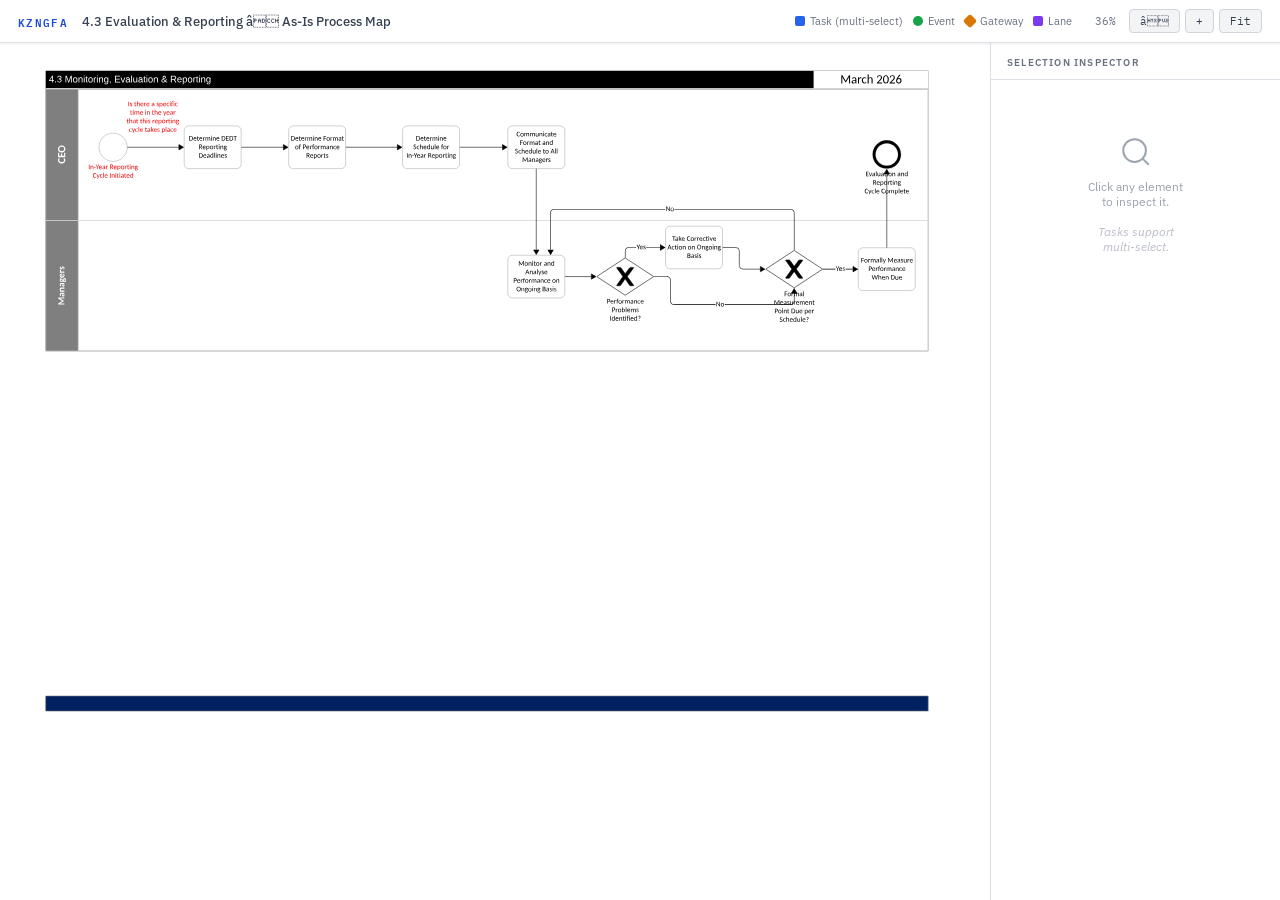
<file: Working maps/Finance/fin-4.3.html>
<!DOCTYPE html>
<html lang="en">
<head>
<meta charset="UTF-8">
<meta name="viewport" content="width=device-width, initial-scale=1.0">
<title>KZNGFA â 4.3 Evaluation &amp; Reporting</title>
<style>
@import url('https://fonts.googleapis.com/css2?family=IBM+Plex+Mono:wght@400;600&family=IBM+Plex+Sans:wght@300;400;500;600&display=swap');
:root{--bg:#f0f2f5;--panel:#fff;--border:#dde1e7;--text:#1a1f2e;--muted:#6b7280;--accent:#1d4ed8;--col-task:#2563eb;--col-event:#16a34a;--col-gateway:#d97706;--col-lane:#7c3aed}
*{box-sizing:border-box;margin:0;padding:0}
body{font-family:'IBM Plex Sans',sans-serif;background:var(--bg);color:var(--text);height:100vh;display:flex;flex-direction:column;overflow:hidden}
header{display:flex;align-items:center;gap:14px;padding:9px 18px;background:var(--panel);border-bottom:1px solid var(--border);flex-shrink:0;z-index:10;flex-wrap:wrap;box-shadow:0 1px 3px rgba(0,0,0,.07)}
.logo{font-family:'IBM Plex Mono',monospace;font-size:11px;font-weight:600;letter-spacing:.12em;color:var(--accent);text-transform:uppercase;white-space:nowrap}
.title{font-size:13px;font-weight:500;color:#374151;white-space:nowrap}
.spacer{flex:1;min-width:8px}
.legend{display:flex;gap:10px;align-items:center;flex-wrap:wrap}
.legend-item{display:flex;align-items:center;gap:5px;font-size:11px;color:var(--muted);white-space:nowrap}
.legend-dot{width:10px;height:10px;border-radius:2px;flex-shrink:0}
.controls{display:flex;gap:5px;align-items:center}
#zoom-label{font-family:'IBM Plex Mono',monospace;font-size:11px;color:var(--muted);min-width:38px;text-align:center}
button{background:#f3f4f6;border:1px solid #d1d5db;color:#374151;font-family:'IBM Plex Mono',monospace;font-size:11px;padding:4px 10px;border-radius:4px;cursor:pointer;transition:background .15s}
button:hover{background:#e5e7eb}
main{display:flex;flex:1;overflow:hidden}
#canvas-wrap{flex:1;overflow:auto;position:relative;background:#fff;cursor:grab}
#canvas-wrap:active{cursor:grabbing}
#map-container{position:relative;transform-origin:0 0;display:inline-block;margin:16px}
#overlay{position:absolute;top:0;left:0;pointer-events:none}
.hit{position:absolute;cursor:pointer;pointer-events:all;transition:outline .1s,background .1s}
.hit:hover{outline:2px dashed rgba(0,0,0,.25)}
.hit-task{border-radius:14px;background:transparent}
.hit-task.selected{background:rgba(37,99,235,.18);outline:2.5px solid #2563eb!important;box-shadow:0 0 0 5px rgba(37,99,235,.08)}
.hit-event{border-radius:50%;background:transparent}
.hit-event.selected{background:rgba(22,163,74,.18);outline:2.5px solid #16a34a!important;box-shadow:0 0 0 5px rgba(22,163,74,.08)}
.hit-gateway{background:transparent;transform:rotate(45deg);border-radius:3px}
.hit-gateway:hover{outline:2px dashed rgba(0,0,0,.25)!important}
.hit-gateway.selected{background:rgba(217,119,6,.18);outline:2.5px solid #d97706!important;box-shadow:0 0 0 5px rgba(217,119,6,.08)}
.hit-lane{background:transparent}
.hit-lane:hover{background:rgba(124,58,237,.05);outline:none!important}
.hit-lane.selected{background:rgba(124,58,237,.10);outline:2px solid #7c3aed!important}
#panel{width:290px;flex-shrink:0;background:var(--panel);border-left:1px solid var(--border);display:flex;flex-direction:column;overflow:hidden;box-shadow:-1px 0 4px rgba(0,0,0,.05)}
.panel-head{padding:13px 16px 10px;border-bottom:1px solid var(--border);flex-shrink:0}
.panel-head h3{font-size:10px;font-weight:600;letter-spacing:.12em;text-transform:uppercase;color:var(--muted)}
.panel-body{flex:1;overflow-y:auto;padding:14px 16px}
.empty-state{display:flex;flex-direction:column;align-items:center;justify-content:center;height:200px;gap:10px;color:#9ca3af;text-align:center;font-size:12px}
.card{display:none}
.card.visible{display:block}
.card-badge{display:inline-flex;align-items:center;gap:5px;font-size:10px;font-weight:600;letter-spacing:.08em;text-transform:uppercase;padding:3px 9px;border-radius:3px;margin-bottom:12px}
.badge-task{background:rgba(37,99,235,.10);color:#1d4ed8;border:1px solid rgba(37,99,235,.2)}
.badge-event{background:rgba(22,163,74,.10);color:#15803d;border:1px solid rgba(22,163,74,.2)}
.badge-gateway{background:rgba(217,119,6,.10);color:#b45309;border:1px solid rgba(217,119,6,.2)}
.badge-lane{background:rgba(124,58,237,.10);color:#6d28d9;border:1px solid rgba(124,58,237,.2)}
.card-title{font-size:15px;font-weight:600;color:#111827;margin-bottom:5px;line-height:1.3}
.card-sub{font-size:11px;color:var(--muted);margin-bottom:14px;line-height:1.5}
hr{border:none;border-top:1px solid var(--border);margin:12px 0}
.field{margin-bottom:10px}
.fl{font-size:10px;font-weight:600;letter-spacing:.08em;text-transform:uppercase;color:var(--muted);margin-bottom:3px}
.fv{font-size:12px;color:#374151;line-height:1.4}
.multi-header{font-size:11px;color:var(--muted);margin-bottom:10px}
.chip{display:inline-flex;align-items:center;gap:4px;background:rgba(37,99,235,.07);border:1px solid rgba(37,99,235,.2);color:#1d4ed8;font-size:11px;padding:4px 8px;border-radius:4px;margin:3px 3px 3px 0;cursor:pointer;transition:background .1s;line-height:1.3}
.chip:hover{background:rgba(37,99,235,.14)}
.chip-x{font-size:14px;line-height:1;opacity:.5;margin-left:1px}
.clear-btn{margin-top:12px;width:100%;background:#f9fafb;border:1px solid var(--border);color:var(--muted);font-size:11px;padding:7px;border-radius:4px;cursor:pointer;font-family:'IBM Plex Sans',sans-serif;transition:background .1s}
.clear-btn:hover{background:#f3f4f6}
::-webkit-scrollbar{width:5px;height:5px}
::-webkit-scrollbar-track{background:transparent}
::-webkit-scrollbar-thumb{background:#d1d5db;border-radius:3px}
</style>
</head>
<body>
<header>
<div class="logo">KZNGFA</div>
<div class="title">4.3 Evaluation &amp; Reporting â As-Is Process Map</div>
<div class="spacer"></div>
<div class="legend">
<div class="legend-item"><div class="legend-dot" style="background:var(--col-task)"></div>Task (multi-select)</div>
<div class="legend-item"><div class="legend-dot" style="background:var(--col-event);border-radius:50%"></div>Event</div>
<div class="legend-item"><div class="legend-dot" style="background:var(--col-gateway);transform:rotate(45deg)"></div>Gateway</div>
<div class="legend-item"><div class="legend-dot" style="background:var(--col-lane)"></div>Lane</div>
</div>
<div class="controls">
<span id="zoom-label">100%</span>
<button onclick="zoom(-0.15)">â</button>
<button onclick="zoom(+0.15)">+</button>
<button onclick="fitScreen()">Fit</button>
</div>
</header>
<main>
<div id="canvas-wrap">
<div id="map-container">
<div id="svg-wrap"><svg xmlns="http://www.w3.org/2000/svg" xmlns:xlink="http://www.w3.org/1999/xlink" xmlns:lucid="lucid" width="2646" height="1871"><g transform="translate(0 0)" lucid:page-tab-id="c46gimWaaySqX"><path d="M0 0h2646v1871H0z" fill="#fff"/><path d="M83.34 1790.1a.83.83 0 0 1 .83-.84H2561.5a.83.83 0 0 1 .83.83v40.83a.83.83 0 0 1-.83.83H84.17a.83.83 0 0 1-.83-.83z" fill="#fff" fill-opacity="0"/><path d="M83.34 1830.93a.83.83 0 0 0 .83.83H2561.5a.83.83 0 0 0 .83-.83v-40.84a.83.83 0 0 0-.83-.84H84.17a.83.83 0 0 0-.83.83z" stroke="#7f7f7f" stroke-width="1.67" fill="#002060"/><path d="M83.34 33.23h2479v51.94h-2479z" fill="#fff" fill-opacity="0"/><path d="M83.34 85.17h2479V33.23h-2479z"/><path d="M2240.42 33.23h321.9v51.94h-321.9z" fill="#fff" fill-opacity="0"/><path d="M2240.42 85.17h321.9V33.23h-321.9z" fill="#fff"/><use xlink:href="#a" transform="matrix(1,0,0,1,2249.437396,42.11059500000001) translate(65.917998046875 26.39)"/><use xlink:href="#b" transform="matrix(1,0,0,1,2249.437396,42.11059500000001) translate(166.989658203125 26.39)"/><path d="M2393.43 1599.65h168.9v188h-168.9z" fill="#fff" fill-opacity="0"/><path d="M2393.43 1787.66h168.9v-188h-168.9z" fill="url(#c)"/><path d="M83.34 84.3a.83.83 0 0 1 .83-.83H2561.5a.83.83 0 0 1 .83.83v735.16a.83.83 0 0 1-.83.83H84.17a.83.83 0 0 1-.83-.84z" fill="#fff" fill-opacity="0"/><path d="M83.34 819.46a.83.83 0 0 0 .83.83H2561.5a.83.83 0 0 0 .83-.84V84.3a.83.83 0 0 0-.83-.83H84.17a.83.83 0 0 0-.83.83z" stroke="#7f7f7f" stroke-width="1.67" fill="#57bf79" fill-opacity="0"/><path d="M83.34 818.63V85.13z" stroke="#7f7f7f" stroke-width="1.67" fill="#0091fb"/><path d="M83.34 84.3a.83.83 0 0 1 .83-.83H2561.5a.83.83 0 0 1 .83.83v735.16a.83.83 0 0 1-.83.83H84.17a.83.83 0 0 1-.83-.84z" fill="#fff" fill-opacity="0"/><path d="M83.34 819.46a.83.83 0 0 0 .83.83H2561.5a.83.83 0 0 0 .83-.84V84.3a.83.83 0 0 0-.83-.83H84.17a.83.83 0 0 0-.83.83z" fill="#fff" fill-opacity="0"/><path d="M83.34 84.3a.83.83 0 0 1 .83-.83H2561.5a.83.83 0 0 1 .83.83v368.55a.83.83 0 0 1-.83.83H84.17a.83.83 0 0 1-.83-.83z" fill="#fff" fill-opacity="0"/><path d="M83.34 452.85a.83.83 0 0 0 .83.83H2561.5a.83.83 0 0 0 .83-.83V84.3a.83.83 0 0 0-.83-.83H84.17a.83.83 0 0 0-.83.83z" stroke="#d8d8d8" stroke-width="1.67" fill="#7f7f7f" fill-opacity="0"/><path d="M173.4 453.68a1.66 1.66 0 0 0 1.66-1.66V85.12a1.66 1.66 0 0 0-1.66-1.65H85a1.66 1.66 0 0 0-1.66 1.66v366.9a1.66 1.66 0 0 0 1.66 1.65z" stroke="#d8d8d8" stroke-width="1.67" fill="#7f7f7f"/><use xlink:href="#d" transform="matrix(-0.000003673205103813548,-0.9999999999932537,0.9999999999932537,-0.000003673205103813548,93.04834051557276,444.58363734291197) translate(150.42562744140625 45.2775)"/><path d="M83.34 454.5a.83.83 0 0 1 .83-.82H2561.5a.83.83 0 0 1 .83.83v364.96a.83.83 0 0 1-.83.83H84.17a.83.83 0 0 1-.83-.84z" fill="#fff" fill-opacity="0"/><path d="M83.34 819.46a.83.83 0 0 0 .83.83H2561.5a.83.83 0 0 0 .83-.84V454.5a.83.83 0 0 0-.83-.82H84.17a.83.83 0 0 0-.83.83z" stroke="#d8d8d8" stroke-width="1.67" fill="#7f7f7f" fill-opacity="0"/><path d="M173.4 820.3a1.66 1.66 0 0 0 1.66-1.67v-363.3a1.66 1.66 0 0 0-1.66-1.65H85a1.66 1.66 0 0 0-1.66 1.66v363.3a1.66 1.66 0 0 0 1.66 1.65z" stroke="#d8d8d8" stroke-width="1.67" fill="#7f7f7f"/><use xlink:href="#e" transform="matrix(-0.000003673205103813548,-0.9999999999932537,0.9999999999932537,-0.000003673205103813548,91.806013962635,811.7531373569595) translate(120.23404052734375 44.167500000000004)"/><path d="M175.8 84.3a.83.83 0 0 1 .82-.83H2561.5a.83.83 0 0 1 .83.83v735.16a.83.83 0 0 1-.83.83H176.62a.83.83 0 0 1-.83-.84z" fill="#fff" fill-opacity="0"/><path d="M175.8 819.46a.83.83 0 0 0 .82.83H2561.5a.83.83 0 0 0 .83-.84V84.3a.83.83 0 0 0-.83-.83H176.62a.83.83 0 0 0-.83.83z" fill="none"/><path d="M83.34 84.3a.83.83 0 0 1 .83-.83H2561.5a.83.83 0 0 1 .83.83v.34a.83.83 0 0 1-.83.83H84.17a.83.83 0 0 1-.83-.83z" fill="#fff" fill-opacity="0"/><path d="M84.17 83.47H2561.5z" stroke="#d8d8d8" stroke-width="1.67" fill="#fff"/><path d="M20.35 34.98h905.63v50H20.35z" fill="#fff" fill-opacity="0"/><path d="M20.35 34.98h905.63v50H20.35z" fill-opacity="0"/><use xlink:href="#f" transform="matrix(1,0,0,1,29.402380000000004,43.876) translate(63 21.834)"/><use xlink:href="#g" transform="matrix(1,0,0,1,29.402380000000004,43.876) translate(107.45 21.834)"/><use xlink:href="#h" transform="matrix(1,0,0,1,29.402380000000004,43.876) translate(246.43033333333335 21.834)"/><use xlink:href="#i" transform="matrix(1,0,0,1,29.402380000000004,43.876) translate(378.1505 21.834)"/><use xlink:href="#j" transform="matrix(1,0,0,1,29.402380000000004,43.876) translate(403.33883333333335 21.834)"/><path d="M233.07 208.47a.27.27 0 0 1 .27-.26h78.83a.27.27 0 0 1 .27.28v78.83a.27.27 0 0 1-.27.27h-78.83a.27.27 0 0 1-.27-.26z" fill="#fff" fill-opacity="0"/><path d="M312.44 247.9c0-21.92-17.78-39.7-39.68-39.7s-39.7 17.78-39.7 39.7c0 21.9 17.8 39.67 39.7 39.67 21.9 0 39.68-17.77 39.68-39.68z" stroke="#000" stroke-width=".53" fill="#fff"/><path d="M233.07 287.57V209.8a1.6 1.6 0 0 1 1.6-1.6h76.17a1.6 1.6 0 0 1 1.6 1.6v77.77" fill="none"/><use xlink:href="#k" transform="matrix(1,0,0,1,196.95799999999997,292.02) translate(6.1416015625 17.5)"/><use xlink:href="#l" transform="matrix(1,0,0,1,196.95799999999997,292.02) translate(66.1611328125 17.5)"/><use xlink:href="#m" transform="matrix(1,0,0,1,196.95799999999997,292.02) translate(18.626953125 41.5)"/><use xlink:href="#n" transform="matrix(1,0,0,1,196.95799999999997,292.02) translate(65.609375 41.5)"/><path d="M313.5 247.9h143.3" stroke="#000" stroke-width="1.6" fill="none"/><path d="M313.53 248.66h-.85l.03-.77-.04-.78h.87z" stroke="#000" stroke-width=".05"/><path d="M470.58 247.9l-13 7.5v-15z" stroke="#000" stroke-width="1.6"/><path d="M472.44 200.7a12.8 12.8 0 0 1 12.8-12.8h134.4a12.8 12.8 0 0 1 12.8 12.8v94.4a12.8 12.8 0 0 1-12.8 12.8h-134.4a12.8 12.8 0 0 1-12.8-12.8z" fill="#fff" fill-opacity="0"/><path d="M472.44 295.1a12.8 12.8 0 0 0 12.8 12.8h134.4a12.8 12.8 0 0 0 12.8-12.8v-94.4a12.8 12.8 0 0 0-12.8-12.8h-134.4a12.8 12.8 0 0 0-12.8 12.8z" stroke="#000" stroke-width=".53" fill="#fff"/><path d="M472.44 307.9v-94.4a25.6 25.6 0 0 1 25.6-25.6h108.8a25.6 25.6 0 0 1 25.6 25.6v94.4" fill="none"/><use xlink:href="#o" transform="matrix(1,0,0,1,476.92100000000005,192.32999999999998) translate(8.5 37)"/><use xlink:href="#p" transform="matrix(1,0,0,1,476.92100000000005,192.32999999999998) translate(99.603515625 37)"/><use xlink:href="#q" transform="matrix(1,0,0,1,476.92100000000005,192.32999999999998) translate(36.1513671875 61)"/><use xlink:href="#r" transform="matrix(1,0,0,1,476.92100000000005,192.32999999999998) translate(36.09765625 85)"/><path d="M765.98 200.7a12.8 12.8 0 0 1 12.8-12.8h134.4a12.8 12.8 0 0 1 12.8 12.8v94.4a12.8 12.8 0 0 1-12.8 12.8h-134.4a12.8 12.8 0 0 1-12.8-12.8z" fill="#fff" fill-opacity="0"/><path d="M765.98 295.1a12.8 12.8 0 0 0 12.8 12.8h134.4a12.8 12.8 0 0 0 12.8-12.8v-94.4a12.8 12.8 0 0 0-12.8-12.8h-134.4a12.8 12.8 0 0 0-12.8 12.8z" stroke="#000" stroke-width=".53" fill="#fff"/><path d="M765.98 307.9v-94.4a25.6 25.6 0 0 1 25.6-25.6h108.8a25.6 25.6 0 0 1 25.6 25.6v94.4" fill="none"/><use xlink:href="#o" transform="matrix(1,0,0,1,770.464,192.32999999999998) translate(1.1953125 37)"/><use xlink:href="#s" transform="matrix(1,0,0,1,770.464,192.32999999999998) translate(92.298828125 37)"/><use xlink:href="#t" transform="matrix(1,0,0,1,770.464,192.32999999999998) translate(13.1484375 61)"/><use xlink:href="#u" transform="matrix(1,0,0,1,770.464,192.32999999999998) translate(34.3203125 61)"/><use xlink:href="#v" transform="matrix(1,0,0,1,770.464,192.32999999999998) translate(44.49609375 85)"/><path d="M633.5 247.9h116.83" stroke="#000" stroke-width="1.6" fill="none"/><path d="M633.53 248.66h-.82v-1.54h.83z" stroke="#000" stroke-width=".05"/><path d="M764.12 247.9l-13 7.5v-15z" stroke="#000" stroke-width="1.6"/><path d="M927.05 247.9h143.28" stroke="#000" stroke-width="1.6" fill="none"/><path d="M927.07 248.66h-.82v-1.54h.82z" stroke="#000" stroke-width=".05"/><path d="M1084.12 247.9l-13 7.5v-15z" stroke="#000" stroke-width="1.6"/><path d="M1085.98 200.7a12.8 12.8 0 0 1 12.8-12.8h134.4a12.8 12.8 0 0 1 12.8 12.8v94.4a12.8 12.8 0 0 1-12.8 12.8h-134.4a12.8 12.8 0 0 1-12.8-12.8z" fill="#fff" fill-opacity="0"/><path d="M1085.98 295.1a12.8 12.8 0 0 0 12.8 12.8h134.4a12.8 12.8 0 0 0 12.8-12.8v-94.4a12.8 12.8 0 0 0-12.8-12.8h-134.4a12.8 12.8 0 0 0-12.8 12.8z" stroke="#000" stroke-width=".53" fill="#fff"/><path d="M1085.98 307.9v-94.4a25.6 25.6 0 0 1 25.6-25.6h108.8a25.6 25.6 0 0 1 25.6 25.6v94.4" fill="none"/><use xlink:href="#w" transform="matrix(1,0,0,1,1090.464,192.32999999999998) translate(32.708984375 37)"/><use xlink:href="#x" transform="matrix(1,0,0,1,1090.464,192.32999999999998) translate(25.306640625 61)"/><use xlink:href="#y" transform="matrix(1,0,0,1,1090.464,192.32999999999998) translate(103.490234375 61)"/><use xlink:href="#z" transform="matrix(1,0,0,1,1090.464,192.32999999999998) translate(6.1416015625 85)"/><use xlink:href="#A" transform="matrix(1,0,0,1,1090.464,192.32999999999998) translate(66.1611328125 85)"/><path d="M1381.42 200.7a12.8 12.8 0 0 1 12.8-12.8h134.4a12.8 12.8 0 0 1 12.8 12.8v94.4a12.8 12.8 0 0 1-12.8 12.8h-134.4a12.8 12.8 0 0 1-12.8-12.8z" fill="#fff" fill-opacity="0"/><path d="M1381.42 295.1a12.8 12.8 0 0 0 12.8 12.8h134.4a12.8 12.8 0 0 0 12.8-12.8v-94.4a12.8 12.8 0 0 0-12.8-12.8h-134.4a12.8 12.8 0 0 0-12.8 12.8z" stroke="#000" stroke-width=".53" fill="#fff"/><path d="M1381.42 307.9v-94.4a25.6 25.6 0 0 1 25.6-25.6h108.8a25.6 25.6 0 0 1 25.6 25.6v94.4" fill="none"/><use xlink:href="#B" transform="matrix(1,0,0,1,1385.897,192.32999999999998) translate(19.5546875 25)"/><use xlink:href="#C" transform="matrix(1,0,0,1,1385.897,192.32999999999998) translate(29.1884765625 49)"/><use xlink:href="#D" transform="matrix(1,0,0,1,1385.897,192.32999999999998) translate(92.2158203125 49)"/><use xlink:href="#x" transform="matrix(1,0,0,1,1385.897,192.32999999999998) translate(15.74609375 73)"/><use xlink:href="#E" transform="matrix(1,0,0,1,1385.897,192.32999999999998) translate(93.9296875 73)"/><use xlink:href="#F" transform="matrix(1,0,0,1,1385.897,192.32999999999998) translate(115.501953125 73)"/><use xlink:href="#G" transform="matrix(1,0,0,1,1385.897,192.32999999999998) translate(35.7900390625 97)"/><path d="M1247.05 247.9h118.7" stroke="#000" stroke-width="1.6" fill="none"/><path d="M1247.07 248.66h-.82v-1.54h.82z" stroke="#000" stroke-width=".05"/><path d="M1379.55 247.9l-13 7.5v-15z" stroke="#000" stroke-width="1.6"/><path d="M1461.42 308.95V535.5" stroke="#000" stroke-width="1.6" fill="none"/><path d="M1462.2 308.98h-1.56v-.83h1.55z" stroke="#000" stroke-width=".05"/><path d="M1461.42 549.3l-7.5-13h15z" stroke="#000" stroke-width="1.6"/><path d="M1381.42 563.96a12.8 12.8 0 0 1 12.8-12.8h134.4a12.8 12.8 0 0 1 12.8 12.8v94.4a12.8 12.8 0 0 1-12.8 12.8h-134.4a12.8 12.8 0 0 1-12.8-12.8z" fill="#fff" fill-opacity="0"/><path d="M1381.42 658.36a12.8 12.8 0 0 0 12.8 12.8h134.4a12.8 12.8 0 0 0 12.8-12.8v-94.4a12.8 12.8 0 0 0-12.8-12.8h-134.4a12.8 12.8 0 0 0-12.8 12.8z" stroke="#000" stroke-width=".53" fill="#fff"/><path d="M1381.42 671.16v-94.4a25.6 25.6 0 0 1 25.6-25.6h108.8a25.6 25.6 0 0 1 25.6 25.6v94.4" fill="none"/><use xlink:href="#H" transform="matrix(1,0,0,1,1385.897,555.5970000000001) translate(25.0576171875 25)"/><use xlink:href="#D" transform="matrix(1,0,0,1,1385.897,555.5970000000001) translate(96.3466796875 25)"/><use xlink:href="#I" transform="matrix(1,0,0,1,1385.897,555.5970000000001) translate(44.5546875 49)"/><use xlink:href="#J" transform="matrix(1,0,0,1,1385.897,555.5970000000001) translate(10.9462890625 73)"/><use xlink:href="#K" transform="matrix(1,0,0,1,1385.897,555.5970000000001) translate(119.9990234375 73)"/><use xlink:href="#L" transform="matrix(1,0,0,1,1385.897,555.5970000000001) translate(19.349609375 97)"/><use xlink:href="#M" transform="matrix(1,0,0,1,1385.897,555.5970000000001) translate(91.95703125 97)"/><path d="M1631.18 559.55a.8.8 0 0 1 .8-.8h158.4a.8.8 0 0 1 .8.8v103.22a.8.8 0 0 1-.8.8h-158.4a.8.8 0 0 1-.8-.8z" fill="#fff" fill-opacity="0"/><path d="M1710.5 663.13a1.22 1.22 0 0 0 1.35 0l78.66-51.53a.52.52 0 0 0 0-.88l-78.65-51.54a1.22 1.22 0 0 0-1.34 0l-78.65 51.54a.52.52 0 0 0 0 .88z" stroke="#000" stroke-width="1.6" fill="#fff"/><path d="M1688.14 585.48a.82.82 0 0 0-.67 1.3l16.38 22.97a2.25 2.25 0 0 1 0 2.6l-16.38 23.08a.84.84 0 0 0 .67 1.32l7.84.08a3.05 3.05 0 0 0 2.52-1.3l11.76-16.67a1.1 1.1 0 0 1 1.82 0l11.32 16.66a3 3 0 0 0 2.5 1.3l8.32-.07a.82.82 0 0 0 .65-1.3l-16.98-23.1a2.17 2.17 0 0 1 0-2.58l16.97-23a.8.8 0 0 0-.65-1.3h-8.16a3.2 3.2 0 0 0-2.55 1.3L1712.15 602a1.16 1.16 0 0 1-1.88 0l-10.8-15.22a3.1 3.1 0 0 0-2.52-1.3z" stroke="#000" stroke-width="1.6"/><path d="M1631.18 663.57V560.35a1.6 1.6 0 0 1 1.6-1.6h156.8a1.6 1.6 0 0 1 1.6 1.6v103.22" fill="none"/><use xlink:href="#N" transform="matrix(1,0,0,1,1648.941,672.061) translate(10.234375 15)"/><use xlink:href="#O" transform="matrix(1,0,0,1,1648.941,672.061) translate(24.3115234375 39)"/><use xlink:href="#P" transform="matrix(1,0,0,1,1648.941,672.061) translate(18.7353515625 63)"/><path d="M1542.48 611.16h72.94" stroke="#000" stroke-width="1.6" fill="none"/><path d="M1542.5 611.93h-.82v-1.55h.82z" stroke="#000" stroke-width=".05"/><path d="M1629.2 611.16l-12.98 7.5v-15z" stroke="#000" stroke-width="1.6"/><path d="M1743.16 530.2h-21.95l-1.46.12-1.4.33-1.35.56-1.24.76-1.1.94-.94 1.1-.76 1.24-.55 1.34-.33 1.4-.1 1.48v17.92h-1.56v-18l.14-1.64.4-1.64.64-1.57.88-1.44 1.1-1.3 1.3-1.1 1.43-.88 1.55-.65 1.64-.4 1.65-.12h22zm65.75 0h-39.66v-1.55h39.67z" stroke="#000" stroke-width=".05"/><path d="M1711.96 558.34l-.3-.1-.25-.04-.22-.02-.23.02-.23.04-.23.06-.1-.94h1.56z"/><path stroke="#000" stroke-width=".05"/><path d="M1822.7 529.42l-13 7.5v-15z"/><path d="M1824.25 529.42l-15.3 8.85v-17.7zm-13.76 6.16l10.65-6.16-10.66-6.15z" stroke="#000" stroke-width=".05"/><use xlink:href="#Q" transform="matrix(1,0,0,1,1743.1578983911263,519.425) translate(0.005000000000000782 15)"/><path d="M1824.57 482.23a12.8 12.8 0 0 1 12.8-12.8h134.4a12.8 12.8 0 0 1 12.8 12.8v94.4a12.8 12.8 0 0 1-12.8 12.8h-134.4a12.8 12.8 0 0 1-12.8-12.8z" fill="#fff" fill-opacity="0"/><path d="M1824.57 576.63a12.8 12.8 0 0 0 12.8 12.8h134.4a12.8 12.8 0 0 0 12.8-12.8v-94.4a12.8 12.8 0 0 0-12.8-12.8h-134.4a12.8 12.8 0 0 0-12.8 12.8z" stroke="#000" stroke-width=".53" fill="#fff"/><path d="M1824.57 589.42v-94.4a25.6 25.6 0 0 1 25.6-25.6h108.8a25.6 25.6 0 0 1 25.6 25.6v94.4" fill="none"/><use xlink:href="#R" transform="matrix(1,0,0,1,1829.047,473.86499999999995) translate(13.96875 37)"/><use xlink:href="#S" transform="matrix(1,0,0,1,1829.047,473.86499999999995) translate(54.65234375 37)"/><use xlink:href="#T" transform="matrix(1,0,0,1,1829.047,473.86499999999995) translate(0.7216796875 61)"/><use xlink:href="#U" transform="matrix(1,0,0,1,1829.047,473.86499999999995) translate(57.6162109375 61)"/><use xlink:href="#V" transform="matrix(1,0,0,1,1829.047,473.86499999999995) translate(83.1923828125 61)"/><use xlink:href="#M" transform="matrix(1,0,0,1,1829.047,473.86499999999995) translate(55.6533203125 85)"/><path d="M1985.63 529.43h36.18a10 10 0 0 1 10 10v40.8a10 10 0 0 0 10 10h48.27" stroke="#000" stroke-width="1.6" fill="none"/><path d="M1985.65 530.2h-.82v-1.55h.82z" stroke="#000" stroke-width=".05"/><path d="M2103.86 590.24l-13 7.5v-15z" stroke="#000" stroke-width="1.6"/><path d="M2105.83 538.63a.8.8 0 0 1 .8-.8h158.4a.8.8 0 0 1 .8.8v103.22a.8.8 0 0 1-.8.8h-158.4a.8.8 0 0 1-.8-.8z" fill="#fff" fill-opacity="0"/><path d="M2185.16 642.22a1.22 1.22 0 0 0 1.34 0l78.66-51.54a.52.52 0 0 0 0-.88l-78.66-51.53a1.22 1.22 0 0 0-1.34 0l-78.66 51.53a.52.52 0 0 0 0 .88z" stroke="#000" stroke-width="1.6" fill="#fff"/><path d="M2162.8 564.56a.82.82 0 0 0-.68 1.3l16.38 22.97a2.25 2.25 0 0 1 0 2.6l-16.4 23.1a.84.84 0 0 0 .7 1.3l7.83.08a3.05 3.05 0 0 0 2.52-1.28l11.76-16.68a1.1 1.1 0 0 1 1.83.02l11.32 16.64a3 3 0 0 0 2.5 1.3l8.32-.07a.82.82 0 0 0 .65-1.3l-17-23.1a2.17 2.17 0 0 1 .02-2.58l16.98-23a.8.8 0 0 0-.65-1.3h-8.16a3.2 3.2 0 0 0-2.55 1.3l-11.37 15.25a1.16 1.16 0 0 1-1.88-.02l-10.8-15.22a3.1 3.1 0 0 0-2.5-1.3z" stroke="#000" stroke-width="1.6"/><path d="M2105.83 642.65V539.43a1.6 1.6 0 0 1 1.6-1.6h156.8a1.6 1.6 0 0 1 1.6 1.6v103.22" fill="none"/><g><use xlink:href="#W" transform="matrix(1,0,0,1,2123.5870000000004,651.1449999999999) translate(34.208984375 15)"/><use xlink:href="#X" transform="matrix(1,0,0,1,2123.5870000000004,651.1449999999999) translate(5.21484375 39)"/><use xlink:href="#Y" transform="matrix(1,0,0,1,2123.5870000000004,651.1449999999999) translate(6.8359375 63)"/><use xlink:href="#Z" transform="matrix(1,0,0,1,2123.5870000000004,651.1449999999999) translate(53.447265625 63)"/><use xlink:href="#aa" transform="matrix(1,0,0,1,2123.5870000000004,651.1449999999999) translate(90.732421875 63)"/><use xlink:href="#ab" transform="matrix(1,0,0,1,2123.5870000000004,651.1449999999999) translate(21.03515625 87)"/></g><path d="M2177.5 421.54l1.66.4 1.56.64 1.44.88 1.3 1.1 1.1 1.3.87 1.43.65 1.55.4 1.64.12 1.65v104.32h-1.55V432.2l-.1-1.46-.35-1.4-.56-1.35-.75-1.24-.95-1.1-1.1-.94-1.24-.76-1.32-.55-1.4-.33-1.48-.1h-327.35v-1.56h327.4zm-352.5 1.42h-313.55l-1.48.1-1.4.35-1.34.56-1.23.76-1.1.94-.94 1.1-.76 1.23-.55 1.33-.34 1.4-.1 1.48v78.25l.1.1.07 24.95h-1.55l-.07-24.25-.1-.1v-79l.12-1.65.4-1.65.64-1.56.9-1.45 1.1-1.3 1.28-1.1 1.45-.87 1.56-.65 1.63-.4 1.66-.12H1825z" stroke="#000" stroke-width=".05"/><path d="M2186.6 537.42l-.3-.1-.24-.04h-.47l-.24.04-.22.07-.1-.95h1.56z"/><path stroke="#000" stroke-width=".05"/><path d="M1501.6 549.3l-7.5-13h15z"/><path d="M1501.6 550.84l-8.85-15.3h17.7zm-6.16-13.76l6.15 10.66 6.15-10.66z" stroke="#000" stroke-width=".05"/><g><use xlink:href="#ac" transform="matrix(1,0,0,1,1824.9930113277583,412.181) translate(0.005000000000000782 15)"/></g><path d="M1830.1 610.5l1.66.4 1.56.65 1.44.9 1.3 1.1 1.08 1.27.9 1.44.63 1.57.4 1.64.13 1.66v58.74l.12 1.47.33 1.4.56 1.35.76 1.22.94 1.1 1.1.94 1.24.75 1.34.57 1.4.34 1.47.12h117.68v1.55H1848.4l-1.66-.13-1.64-.4-1.57-.64-1.44-.88-1.3-1.1-1.1-1.3-.88-1.43-.64-1.57-.4-1.65-.13-1.65V621.2l-.12-1.5-.33-1.4-.56-1.33-.75-1.23-.95-1.1-1.1-.94-1.24-.76-1.32-.55-1.4-.35-1.5-.12h-36.03v-1.55h36.1zm356.5 69.43l-.13 1.65-.4 1.65-.64 1.56-.88 1.43-1.1 1.3-1.3 1.1-1.43.87-1.56.65-1.65.4-1.64.12H1989.6v-1.55h186.2l1.47-.1 1.4-.35 1.34-.55 1.25-.76 1.1-.94.94-1.1.74-1.24.56-1.33.34-1.4.1-1.48V658.6h1.56z" stroke="#000" stroke-width=".05"/><path d="M1792.37 611.93h-1.06l.22-.47.03-.3-.03-.3-.18-.45 1.03-.02z"/><path stroke="#000" stroke-width=".05"/><path d="M2193.33 657.8h-15l7.5-12.98z"/><path d="M2194.67 658.58H2177l8.83-15.3zm-15-1.55H2192l-6.17-10.66z" stroke="#000" stroke-width=".05"/><g><use xlink:href="#ac" transform="matrix(1,0,0,1,1966.1289464183085,679.898) translate(0.005000000000000782 15)"/></g><path d="M2365.98 543.04a12.8 12.8 0 0 1 12.8-12.8h134.4a12.8 12.8 0 0 1 12.8 12.8v94.4a12.8 12.8 0 0 1-12.8 12.8h-134.4a12.8 12.8 0 0 1-12.8-12.8z" fill="#fff" fill-opacity="0"/><path d="M2365.98 637.44a12.8 12.8 0 0 0 12.8 12.8h134.4a12.8 12.8 0 0 0 12.8-12.8v-94.4a12.8 12.8 0 0 0-12.8-12.8h-134.4a12.8 12.8 0 0 0-12.8 12.8z" stroke="#000" stroke-width=".53" fill="#fff"/><path d="M2365.98 650.24v-94.4a25.6 25.6 0 0 1 25.6-25.6h108.8a25.6 25.6 0 0 1 25.6 25.6v94.4" fill="none"/><g><use xlink:href="#ad" transform="matrix(1,0,0,1,2370.464,534.682) translate(2.81640625 37)"/><use xlink:href="#ae" transform="matrix(1,0,0,1,2370.464,534.682) translate(77.5625 37)"/><use xlink:href="#u" transform="matrix(1,0,0,1,2370.464,534.682) translate(23.734375 61)"/><use xlink:href="#af" transform="matrix(1,0,0,1,2370.464,534.682) translate(32.9775390625 85)"/><use xlink:href="#ag" transform="matrix(1,0,0,1,2370.464,534.682) translate(86.2587890625 85)"/></g><path d="M2302.92 591.02H2267v-1.55h35.92zm47.4 0H2329v-1.55h21.33z" stroke="#000" stroke-width=".05"/><path d="M2267.02 591.02h-1.06l.2-.48.04-.3-.03-.3-.2-.45 1.05-.03z"/><path stroke="#000" stroke-width=".05"/><path d="M2364.12 590.24l-13 7.5v-15z"/><path d="M2365.67 590.24l-15.32 8.84V581.4zm-13.77 6.16l10.67-6.16-10.67-6.16z" stroke="#000" stroke-width=".05"/><g><use xlink:href="#Q" transform="matrix(1,0,0,1,2302.9168147340297,580.242) translate(0.005000000000000782 15)"/></g><path d="M2445.98 529.18V323.55" stroke="#000" stroke-width="1.6" fill="none"/><path d="M2446.76 529.98h-1.55v-.82h1.56z" stroke="#000" stroke-width=".05"/><path d="M2445.98 309.75l7.5 13h-15z" stroke="#000" stroke-width="1.6"/><path d="M2406.3 228.8a.27.27 0 0 1 .27-.28h78.83a.27.27 0 0 1 .27.27v78.82a.27.27 0 0 1-.27.27h-78.83a.27.27 0 0 1-.27-.28z" fill="#fff" fill-opacity="0"/><path d="M2485.67 268.2c0-21.9-17.78-39.68-39.7-39.68-21.9 0-39.67 17.78-39.67 39.68s17.78 39.7 39.68 39.7 39.7-17.8 39.7-39.7z" stroke="#000" stroke-width=".53"/><path d="M2477.73 268.2c0-17.54-14.2-31.74-31.75-31.74-17.54 0-31.74 14.2-31.74 31.74 0 17.55 14.2 31.75 31.74 31.75 17.55 0 31.75-14.2 31.75-31.75z" stroke="#000" stroke-width=".53" fill="#fff"/><path d="M2406.3 307.9V230.1a1.6 1.6 0 0 1 1.6-1.6h76.17a1.6 1.6 0 0 1 1.6 1.6v77.77" fill="none"/><g><use xlink:href="#ah" transform="matrix(1,0,0,1,2380.662,312.3349999999999) translate(5.71484375 17)"/><use xlink:href="#ai" transform="matrix(1,0,0,1,2380.662,312.3349999999999) translate(94.689453125 17)"/><use xlink:href="#aj" transform="matrix(1,0,0,1,2380.662,312.3349999999999) translate(25.6513671875 41)"/><use xlink:href="#ak" transform="matrix(1,0,0,1,2380.662,312.3349999999999) translate(2.7265625 65)"/><use xlink:href="#al" transform="matrix(1,0,0,1,2380.662,312.3349999999999) translate(49.708984375 65)"/></g><path d="M296.06 138.72h176.38v49.17H296.06z" fill="#fff" fill-opacity="0"/><path d="M296.06 138.72h176.38v49.17H296.06z" fill-opacity="0"/><g><use xlink:href="#am" transform="matrix(1,0,0,1,304.8819,147.61731299999997) translate(9.3486328125 -15)"/><use xlink:href="#an" transform="matrix(1,0,0,1,304.8819,147.61731299999997) translate(26.7314453125 -15)"/><use xlink:href="#ao" transform="matrix(1,0,0,1,304.8819,147.61731299999997) translate(75.0712890625 -15)"/><use xlink:href="#ap" transform="matrix(1,0,0,1,304.8819,147.61731299999997) translate(89.1728515625 -15)"/><use xlink:href="#aq" transform="matrix(1,0,0,1,304.8819,147.61731299999997) translate(15.3251953125 9)"/><use xlink:href="#ar" transform="matrix(1,0,0,1,304.8819,147.61731299999997) translate(57.0634765625 9)"/><use xlink:href="#as" transform="matrix(1,0,0,1,304.8819,147.61731299999997) translate(76.6826171875 9)"/><use xlink:href="#at" transform="matrix(1,0,0,1,304.8819,147.61731299999997) translate(108.3623046875 9)"/><use xlink:href="#au" transform="matrix(1,0,0,1,304.8819,147.61731299999997) translate(5.5693359375 33)"/><use xlink:href="#av" transform="matrix(1,0,0,1,304.8819,147.61731299999997) translate(43.3916015625 33)"/><use xlink:href="#aw" transform="matrix(1,0,0,1,304.8819,147.61731299999997) translate(77.5322265625 33)"/><use xlink:href="#ax" transform="matrix(1,0,0,1,304.8819,147.61731299999997) translate(12.1806640625 57)"/><use xlink:href="#ay" transform="matrix(1,0,0,1,304.8819,147.61731299999997) translate(56.9560546875 57)"/><use xlink:href="#az" transform="matrix(1,0,0,1,304.8819,147.61731299999997) translate(103.7333984375 57)"/></g><defs><path d="M835-479c17 30 30 62 44 96 13-34 27-66 43-96l464-805c25-53 129-21 198-30V0h-161c1-334-2-672 1-1004 1-16 3-32 4-49L959-229c-25 56-126 55-158 0l-480-823c4 33 6 64 6 93V0H167v-1314c56 2 123-6 171 4 9 2 18 12 27 27" id="aA"/><path d="M514-995c228 0 341 142 341 370V0c-56-5-123 17-137-41l-22-91C610-53 522 18 358 15 189 12 84-73 84-244c0-178 154-235 319-276 76-19 169-27 280-30 12-176-30-304-190-304-107 0-171 42-231 86-34 25-81 14-98-16l-32-56c98-93 207-155 382-155zM253-253c0 98 61 145 158 145 133 0 205-61 272-130v-202c-134 6-246 19-333 58-57 26-97 59-97 129" id="aB"/><path d="M536-823c-141 7-187 99-229 205V0H131v-978c60 8 148-26 154 48l12 144c58-123 149-234 328-202 18 3 34 11 49 21l-14 130c-12 52-78 12-124 14" id="aC"/><path d="M69-490c0-299 140-503 438-503 143 0 234 53 308 127-20 26-37 58-61 80-40 18-64-17-93-32-37-19-81-40-143-39-201 7-269 160-269 367 0 204 66 360 261 368 96 4 149-38 198-81 21-19 50-20 67 2l51 64C751-46 640 14 479 14 199 14 69-199 69-490" id="aD"/><path d="M576-854c-119 2-194 64-257 135V0H143v-1422h176v573c76-79 163-144 308-144 223 0 324 146 324 370V0H775v-623c0-140-60-233-199-231" id="aE"/><g id="a"><use transform="matrix(0.01736328125,0,0,0.01736328125,0,0)" xlink:href="#aA"/><use transform="matrix(0.01736328125,0,0,0.01736328125,30.403105468750002,0)" xlink:href="#aB"/><use transform="matrix(0.01736328125,0,0,0.01736328125,47.436484375000006,0)" xlink:href="#aC"/><use transform="matrix(0.01736328125,0,0,0.01736328125,59.31296875,0)" xlink:href="#aD"/><use transform="matrix(0.01736328125,0,0,0.01736328125,74.3495703125,0)" xlink:href="#aE"/></g><path d="M118-957c35-227 168-372 421-372 237 0 388 129 388 367 0 234-144 350-265 476L325-135c155-43 377-15 567-23 76-4 57 87 59 158H92c-1-54 1-99 31-129 169-170 344-341 501-522 70-81 131-166 131-307 0-146-81-228-225-228-138 0-213 81-243 193-11 42-31 58-82 50" id="aF"/><path d="M949-956c47 159 47 439 0 598C887-148 769 14 518 14 268 14 151-149 89-358c-47-159-47-439 0-598 62-210 178-373 429-373 250 0 369 164 431 373zM722-242c117-170 114-650 0-830-59-93-195-155-314-89-142 79-181 270-182 504-1 177 29 313 88 415 55 96 193 148 315 88 35-18 65-47 93-88" id="aG"/><path d="M523 15C238 15 92-170 92-458c0-173 68-287 155-413l322-470c36-61 157-38 250-42-146 199-294 396-439 596 80-61 238-82 352-34 142 60 235 185 235 385 0 213-110 349-263 416-54 23-115 35-181 35zm5-729c-170 0-266 117-266 287 0 178 83 297 258 297 174 0 271-117 271-293 0-177-89-291-263-291" id="aH"/><g id="b"><use transform="matrix(0.01736328125,0,0,0.01736328125,0,0)" xlink:href="#aF"/><use transform="matrix(0.01736328125,0,0,0.01736328125,18.0230859375,0)" xlink:href="#aG"/><use transform="matrix(0.01736328125,0,0,0.01736328125,36.046171875,0)" xlink:href="#aF"/><use transform="matrix(0.01736328125,0,0,0.01736328125,54.0692578125,0)" xlink:href="#aH"/></g><pattern id="c" patternUnits="userSpaceOnUse" x="2393.43" y="1599.65" width="168.9" height="188.01"><use xlink:href="#aI" transform="translate(0, 0.17166666666662422) scale(16.890000000000008,18.766666666666676)"/></pattern><path fill="#fff" d="M1063-193C972-66 836 14 625 14 325 14 160-160 82-392c-55-162-54-387 4-546 84-230 253-399 553-405 185-4 321 74 409 173-37 47-65 102-108 143-52 29-90-19-122-42-68-49-222-71-314-21-130 72-193 222-193 425 0 205 69 355 201 427 92 51 249 32 318-20 30-23 81-99 128-48" id="aJ"/><path fill="#fff" d="M928-1328v209H382v351h425v201H382v358h547L928 0H118v-1328h810" id="aK"/><path fill="#fff" d="M1292-934c62 161 62 379 0 540-91 237-280 408-598 408S186-158 94-394c-62-161-63-379 0-540 92-237 282-409 600-409 317 0 507 173 598 409zM694-210c263 0 376-186 376-455 0-268-114-455-376-455-263 0-377 187-377 455 0 269 113 455 377 455" id="aL"/><g id="d"><use transform="matrix(0.0151904296875,0,0,0.0151904296875,0,0)" xlink:href="#aJ"/><use transform="matrix(0.0151904296875,0,0,0.0151904296875,16.46642578125,0)" xlink:href="#aK"/><use transform="matrix(0.0151904296875,0,0,0.0151904296875,31.11,0)" xlink:href="#aL"/></g><path fill="#fff" d="M363-958c5 40 8 85 8 127V0H139v-1328c83 3 177-6 251 6 17 7 27 17 36 35l412 720c23 42 42 86 59 131 19-46 36-91 59-133l409-718c14-32 40-41 88-41h198V0h-231c1-296-1-596 2-890 1-21 2-42 4-64l-419 742c-28 50-62 58-128 58-41 0-70-20-92-58" id="aM"/><path fill="#fff" d="M534-1012c240 0 371 147 371 387V0c-80-7-186 24-201-53l-22-66C598-47 516 18 362 15 183 12 73-75 73-255c0-177 142-239 303-283 75-20 169-31 281-34 9-142-26-239-155-239-97 0-149 37-209 70-49 27-108 2-128-33l-46-80c103-96 231-158 415-158zM316-268c-2 80 48 110 125 110 107 0 156-41 216-100v-160c-111 5-199 15-269 48-43 21-70 49-72 102" id="aN"/><path fill="#fff" d="M582-811c-92 1-152 44-204 95V0H124v-993c65 5 150-14 196 11 30 17 27 71 39 107 74-72 158-134 301-134 225 0 332 151 332 377V0H738v-632c0-109-49-180-156-179" id="aO"/><path fill="#fff" d="M237-422C149-472 82-557 82-689c0-216 159-321 379-321 84 0 155 20 212 50h276c-4 65 18 134-54 149l-78 16c77 287-142 467-449 420-41 23-55 80-11 98 131 54 363 5 481 88 55 38 98 94 94 188-7 175-124 268-266 319-160 56-414 25-516-51C94 225 47 170 47 85c0-102 65-154 143-188-45-27-81-71-78-144 4-90 61-138 125-175zm238 589c116 0 216-18 223-125-14-108-163-84-274-96-28-3-56-4-83-7-38 25-74 57-74 114 0 100 100 114 208 114zM312-683c0 93 51 153 149 153 99 0 150-59 150-153 0-96-50-151-150-151-99 0-149 56-149 151" id="aP"/><path fill="#fff" d="M960-149C871-45 736 15 551 15 231 15 63-191 63-518c0-229 113-378 277-452 59-26 125-39 199-39 278 0 430 170 430 452 0 55-4 97-59 97H316c14 166 83 276 257 279 98 1 159-38 221-71 33-18 71-20 93 9zM741-612c-4-130-65-216-197-216-140 0-203 89-223 216h420" id="aQ"/><path fill="#fff" d="M545-767c-109 4-148 72-181 151V0H110v-993c66 5 161-12 204 14 28 28 23 102 33 150 53-94 116-183 244-183 43 0 79 10 107 31l-19 190c-6 59-87 22-134 24" id="aR"/><path fill="#fff" d="M80-702c6-234 206-338 457-298 93 15 166 59 220 115-26 37-46 85-79 115-8 4-17 7-28 7-73 0-113-61-203-61-94 0-160 79-107 152 93 83 270 88 356 179 39 42 70 95 69 176C761-63 553 47 286 6 191-9 109-52 51-106c29-40 47-92 85-123 77-33 115 38 178 55 22 6 48 12 80 12 81 0 133-35 133-110 0-69-60-91-116-111C252-440 75-483 80-702" id="aS"/><g id="e"><use transform="matrix(0.0130224609375,0,0,0.0130224609375,0,0)" xlink:href="#aM"/><use transform="matrix(0.0130224609375,0,0,0.0130224609375,23.310205078125,0)" xlink:href="#aN"/><use transform="matrix(0.0130224609375,0,0,0.0130224609375,36.475913085937506,0)" xlink:href="#aO"/><use transform="matrix(0.0130224609375,0,0,0.0130224609375,50.78759765625001,0)" xlink:href="#aN"/><use transform="matrix(0.0130224609375,0,0,0.0130224609375,63.95330566406252,0)" xlink:href="#aP"/><use transform="matrix(0.0130224609375,0,0,0.0130224609375,76.31162109375,0)" xlink:href="#aQ"/><use transform="matrix(0.0130224609375,0,0,0.0130224609375,89.7377783203125,0)" xlink:href="#aR"/><use transform="matrix(0.0130224609375,0,0,0.0130224609375,98.892568359375,0)" xlink:href="#aS"/></g><path fill="#fff" d="M155-56V0h-30v-56H8v-25l114-167h33v167h35v25h-35zm-30-156c-27 46-58 90-88 131h88v-131" id="aT"/><path fill="#fff" d="M33 0v-38h34V0H33" id="aU"/><path fill="#fff" d="M126-127c33 6 58 20 58 59 0 88-139 92-164 29-3-8-5-16-6-25l32-3c6 27 21 44 54 44 32 0 52-15 52-46 0-38-36-46-79-43v-28c39 1 72-4 72-42 0-27-17-43-46-43-28 0-47 15-49 41l-32-3c6-42 35-63 81-64 48-1 79 21 79 65 0 36-21 52-52 59" id="aV"/><g id="f"><use transform="matrix(0.07408333333333333,0,0,0.07408333333333333,0,0)" xlink:href="#aT"/><use transform="matrix(0.07408333333333333,0,0,0.07408333333333333,14.816666666666666,0)" xlink:href="#aU"/><use transform="matrix(0.07408333333333333,0,0,0.07408333333333333,22.225,0)" xlink:href="#aV"/></g><path fill="#fff" d="M240 0l2-218c-23 76-54 145-80 218h-23L58-218 59 0H30v-248h44l77 211c21-75 51-140 76-211h43V0h-30" id="aW"/><path fill="#fff" d="M100-194c62-1 85 37 85 99 1 63-27 99-86 99S16-35 15-95c0-66 28-99 85-99zM99-20c44 1 53-31 53-75 0-43-8-75-51-75s-53 32-53 75 10 74 51 75" id="aX"/><path fill="#fff" d="M117-194c89-4 53 116 60 194h-32v-121c0-31-8-49-39-48C34-167 62-67 57 0H25l-1-190h30c1 10-1 24 2 32 11-22 29-35 61-36" id="aY"/><path fill="#fff" d="M24-231v-30h32v30H24zM24 0v-190h32V0H24" id="aZ"/><path fill="#fff" d="M59-47c-2 24 18 29 38 22v24C64 9 27 4 27-40v-127H5v-23h24l9-43h21v43h35v23H59v120" id="ba"/><path fill="#fff" d="M114-163C36-179 61-72 57 0H25l-1-190h30c1 12-1 29 2 39 6-27 23-49 58-41v29" id="bb"/><path fill="#fff" d="M177-190C167-65 218 103 67 71c-23-6-38-20-44-43l32-5c15 47 100 32 89-28v-30C133-14 115 1 83 1 29 1 15-40 15-95c0-56 16-97 71-98 29-1 48 16 59 35 1-10 0-23 2-32h30zM94-22c36 0 50-32 50-73 0-42-14-75-50-75-39 0-46 34-46 75s6 73 46 73" id="bc"/><path fill="#fff" d="M68-38c1 34 0 65-14 84H32c9-13 17-26 17-46H33v-38h35" id="bd"/><g id="g"><use transform="matrix(0.07408333333333333,0,0,0.07408333333333333,0,0)" xlink:href="#aW"/><use transform="matrix(0.07408333333333333,0,0,0.07408333333333333,22.150916666666667,0)" xlink:href="#aX"/><use transform="matrix(0.07408333333333333,0,0,0.07408333333333333,36.96758333333334,0)" xlink:href="#aY"/><use transform="matrix(0.07408333333333333,0,0,0.07408333333333333,51.78425,0)" xlink:href="#aZ"/><use transform="matrix(0.07408333333333333,0,0,0.07408333333333333,57.636833333333335,0)" xlink:href="#ba"/><use transform="matrix(0.07408333333333333,0,0,0.07408333333333333,65.04516666666667,0)" xlink:href="#aX"/><use transform="matrix(0.07408333333333333,0,0,0.07408333333333333,79.86183333333334,0)" xlink:href="#bb"/><use transform="matrix(0.07408333333333333,0,0,0.07408333333333333,88.67775,0)" xlink:href="#aZ"/><use transform="matrix(0.07408333333333333,0,0,0.07408333333333333,94.53033333333333,0)" xlink:href="#aY"/><use transform="matrix(0.07408333333333333,0,0,0.07408333333333333,109.34700000000001,0)" xlink:href="#bc"/><use transform="matrix(0.07408333333333333,0,0,0.07408333333333333,124.16366666666666,0)" xlink:href="#bd"/></g><path fill="#fff" d="M30 0v-248h187v28H63v79h144v27H63v87h162V0H30" id="be"/><path fill="#fff" d="M108 0H70L1-190h34L89-25l56-165h34" id="bf"/><path fill="#fff" d="M141-36C126-15 110 5 73 4 37 3 15-17 15-53c-1-64 63-63 125-63 3-35-9-54-41-54-24 1-41 7-42 31l-33-3c5-37 33-52 76-52 45 0 72 20 72 64v82c-1 20 7 32 28 27v20c-31 9-61-2-59-35zM48-53c0 20 12 33 32 33 41-3 63-29 60-74-43 2-92-5-92 41" id="bg"/><path fill="#fff" d="M24 0v-261h32V0H24" id="bh"/><path fill="#fff" d="M84 4C-5 8 30-112 23-190h32v120c0 31 7 50 39 49 72-2 45-101 50-169h31l1 190h-30c-1-10 1-25-2-33-11 22-28 36-60 37" id="bi"/><g id="h"><use transform="matrix(0.07408333333333333,0,0,0.07408333333333333,0,0)" xlink:href="#be"/><use transform="matrix(0.07408333333333333,0,0,0.07408333333333333,17.78,0)" xlink:href="#bf"/><use transform="matrix(0.07408333333333333,0,0,0.07408333333333333,31.115000000000002,0)" xlink:href="#bg"/><use transform="matrix(0.07408333333333333,0,0,0.07408333333333333,45.93166666666668,0)" xlink:href="#bh"/><use transform="matrix(0.07408333333333333,0,0,0.07408333333333333,51.78425000000001,0)" xlink:href="#bi"/><use transform="matrix(0.07408333333333333,0,0,0.07408333333333333,66.60091666666668,0)" xlink:href="#bg"/><use transform="matrix(0.07408333333333333,0,0,0.07408333333333333,81.41758333333334,0)" xlink:href="#ba"/><use transform="matrix(0.07408333333333333,0,0,0.07408333333333333,88.82591666666667,0)" xlink:href="#aZ"/><use transform="matrix(0.07408333333333333,0,0,0.07408333333333333,94.6785,0)" xlink:href="#aX"/><use transform="matrix(0.07408333333333333,0,0,0.07408333333333333,109.49516666666666,0)" xlink:href="#aY"/></g><path fill="#fff" d="M234-2c-28 10-62 0-77-18C117 19 8 12 13-65c3-43 29-61 60-76-25-40-17-114 47-108 35 3 59 15 59 50 0 44-40 53-71 69 14 26 32 50 51 72 14-21 24-43 30-72l26 8c-9 33-21 57-38 82 13 13 33 22 57 15v23zM97-151c25-10 52-18 56-48-1-18-13-29-33-29-42 0-39 50-23 77zM42-66c-3 51 71 58 98 28-20-24-41-51-56-80-23 10-40 24-42 52" id="bj"/><use transform="matrix(0.07408333333333333,0,0,0.07408333333333333,0,0)" xlink:href="#bj" id="i"/><path fill="#fff" d="M233-177c-1 41-23 64-60 70L243 0h-38l-65-103H63V0H30v-248c88 3 205-21 203 71zM63-129c60-2 137 13 137-47 0-61-80-42-137-45v92" id="bk"/><path fill="#fff" d="M100-194c63 0 86 42 84 106H49c0 40 14 67 53 68 26 1 43-12 49-29l28 8c-11 28-37 45-77 45C44 4 14-33 15-96c1-61 26-98 85-98zm52 81c6-60-76-77-97-28-3 7-6 17-6 28h103" id="bl"/><path fill="#fff" d="M115-194c55 1 70 41 70 98S169 2 115 4C84 4 66-9 55-30l1 105H24l-1-265h31l2 30c10-21 28-34 59-34zm-8 174c40 0 45-34 45-75s-6-73-45-74c-42 0-51 32-51 76 0 43 10 73 51 73" id="bm"/><g id="j"><use transform="matrix(0.07408333333333333,0,0,0.07408333333333333,0,0)" xlink:href="#bk"/><use transform="matrix(0.07408333333333333,0,0,0.07408333333333333,19.187583333333333,0)" xlink:href="#bl"/><use transform="matrix(0.07408333333333333,0,0,0.07408333333333333,34.00425,0)" xlink:href="#bm"/><use transform="matrix(0.07408333333333333,0,0,0.07408333333333333,48.82091666666666,0)" xlink:href="#aX"/><use transform="matrix(0.07408333333333333,0,0,0.07408333333333333,63.637583333333325,0)" xlink:href="#bb"/><use transform="matrix(0.07408333333333333,0,0,0.07408333333333333,72.45349999999999,0)" xlink:href="#ba"/><use transform="matrix(0.07408333333333333,0,0,0.07408333333333333,79.86183333333332,0)" xlink:href="#aZ"/><use transform="matrix(0.07408333333333333,0,0,0.07408333333333333,85.71441666666665,0)" xlink:href="#aY"/><use transform="matrix(0.07408333333333333,0,0,0.07408333333333333,100.53108333333331,0)" xlink:href="#bc"/></g><path fill="#e00" d="M349 0H167v-1314h182V0" id="bn"/><path fill="#e00" d="M575-854c-119 2-197 63-259 134V0H140v-978c55 7 141-23 150 36l15 104c78-83 170-155 321-155 223 0 325 146 325 370V0H775v-623c0-140-61-233-200-231" id="bo"/><path fill="#e00" d="M75-653h478v149H75v-149" id="bp"/><path fill="#e00" d="M590-525V0H408v-523L0-1314h160c34 0 51 18 62 42 87 187 165 383 255 566 9 18 16 36 23 54 15-40 35-73 52-112l223-508c11-19 30-42 61-42h162" id="bq"/><path fill="#e00" d="M544 14C232 14 75-190 75-509c0-226 105-376 267-447 57-25 122-37 193-37 265 0 410 167 410 437 0 47-2 68-42 68H249c7 217 94 359 310 364 110 2 183-39 248-80 70-44 93 39 123 67C847-42 716 14 544 14zm243-610c-5-164-86-266-249-269-173-3-262 113-284 269h533" id="br"/><path fill="#e00" d="M514-995c228 0 341 142 341 370V0c-56-5-123 17-137-41l-22-91C610-53 522 18 358 15 189 12 84-73 84-244c0-178 154-235 319-276 76-19 169-27 280-30 12-176-30-304-190-304-107 0-171 42-231 86-34 25-81 14-98-16l-32-56c98-93 207-155 382-155zM253-253c0 98 61 145 158 145 133 0 205-61 272-130v-202c-134 6-246 19-333 58-57 26-97 59-97 129" id="bs"/><path fill="#e00" d="M536-823c-141 7-187 99-229 205V0H131v-978c60 8 148-26 154 48l12 144c58-123 149-234 328-202 18 3 34 11 49 21l-14 130c-12 52-78 12-124 14" id="bt"/><g id="k"><use transform="matrix(0.009765625,0,0,0.009765625,0,0)" xlink:href="#bn"/><use transform="matrix(0.009765625,0,0,0.009765625,5.0390625,0)" xlink:href="#bo"/><use transform="matrix(0.009765625,0,0,0.009765625,15.546875,0)" xlink:href="#bp"/><use transform="matrix(0.009765625,0,0,0.009765625,20.68359375,0)" xlink:href="#bq"/><use transform="matrix(0.009765625,0,0,0.009765625,28.994140625,0)" xlink:href="#br"/><use transform="matrix(0.009765625,0,0,0.009765625,38.9453125,0)" xlink:href="#bs"/><use transform="matrix(0.009765625,0,0,0.009765625,48.525390625,0)" xlink:href="#bt"/></g><path fill="#e00" d="M969-949c0 213-127 324-301 372 24 16 43 33 61 57L1082 0c-87-8-195 23-235-37L536-505c-21-29-36-41-85-41H329V0H147v-1314h360c275 2 462 97 462 365zM500-679c179-3 292-82 292-257 0-157-95-235-285-235H329v492h171" id="bu"/><path fill="#e00" d="M581 14c-127 0-201-47-264-114v430H141V-978c55 7 141-23 150 36l17 114c76-89 171-167 326-167 271 0 368 217 368 499 0 229-91 393-245 471-52 26-111 39-176 39zm240-510c-2-202-50-358-245-358-128 0-197 66-259 146v472c53 73 114 114 225 114 198 0 281-159 279-374" id="bv"/><path fill="#e00" d="M75-490c0-310 160-503 466-503s464 194 464 503c0 310-158 504-464 504C234 14 75-180 75-490zm181 1c0 215 74 366 285 366 210 0 283-152 283-366s-74-367-283-367c-211 0-285 152-285 367" id="bw"/><path fill="#e00" d="M650-73c-53 51-136 87-233 88-153 0-235-95-235-251v-596c-55-8-148 24-148-39v-70l154-20 41-301c4-50 80-28 129-33v335h269v128H358v584c-2 72 34 118 99 120 56 2 78-32 116-46 15 0 19 7 25 17" id="bx"/><path fill="#e00" d="M323-978V0H147v-978h176zm-91-431c74 0 125 50 125 125 0 74-52 123-125 123s-122-50-122-123c0-74 48-125 122-125" id="by"/><path fill="#e00" d="M107-679c0-208 143-315 355-315 85 0 156 21 210 54h256c-2 50 12 98-40 106l-104 15c21 43 31 89 31 140 0 207-143 315-353 315-43 0-82-5-118-15-46 21-87 104-30 135 178 96 598-48 598 268 0 166-119 253-254 300-155 54-396 24-493-50-56-42-101-97-101-181 0-110 73-167 160-201-52-25-92-64-89-140 3-77 56-136 120-167-84-50-148-136-148-264zm369 904c144 0 274-38 274-172C750-83 557-56 422-70c-32-3-63-4-93-9C273-48 218-8 218 71c0 125 123 154 258 154zM268-675c2 124 69 192 194 195 124 3 196-76 196-195 0-121-71-194-196-194-123 0-196 74-194 194" id="bz"/><g id="l"><use transform="matrix(0.009765625,0,0,0.009765625,0,0)" xlink:href="#bu"/><use transform="matrix(0.009765625,0,0,0.009765625,10.5078125,0)" xlink:href="#br"/><use transform="matrix(0.009765625,0,0,0.009765625,20.458984375,0)" xlink:href="#bv"/><use transform="matrix(0.009765625,0,0,0.009765625,30.966796875,0)" xlink:href="#bw"/><use transform="matrix(0.009765625,0,0,0.009765625,41.513671875,0)" xlink:href="#bt"/><use transform="matrix(0.009765625,0,0,0.009765625,48.486328125,0)" xlink:href="#bx"/><use transform="matrix(0.009765625,0,0,0.009765625,55.185546875,0)" xlink:href="#by"/><use transform="matrix(0.009765625,0,0,0.009765625,59.775390625,0)" xlink:href="#bo"/><use transform="matrix(0.009765625,0,0,0.009765625,70.283203125,0)" xlink:href="#bz"/></g><path fill="#e00" d="M1052-184C961-66 832 17 628 14c-289-4-447-172-522-398-53-160-53-388 3-546 81-226 241-394 534-399 180-3 301 72 392 167-25 33-46 70-75 99-51 21-73-33-114-51-77-60-256-80-362-23-152 81-231 248-231 480 0 233 83 400 235 481 113 60 301 37 376-30 33-15 74-101 116-56" id="bA"/><path fill="#e00" d="M409 288c-14 65-120 35-192 42L385-58 11-978h152c30-1 46 16 53 36 86 232 175 459 256 696 80-235 169-463 250-696 20-58 122-29 191-36" id="bB"/><path fill="#e00" d="M69-490c0-299 140-503 438-503 143 0 234 53 308 127-20 26-37 58-61 80-40 18-64-17-93-32-37-19-81-40-143-39-201 7-269 160-269 367 0 204 66 360 261 368 96 4 149-38 198-81 21-19 50-20 67 2l51 64C751-46 640 14 479 14 199 14 69-199 69-490" id="bC"/><path fill="#e00" d="M323-1422V0H147v-1422h176" id="bD"/><g id="m"><use transform="matrix(0.009765625,0,0,0.009765625,0,0)" xlink:href="#bA"/><use transform="matrix(0.009765625,0,0,0.009765625,10.6640625,0)" xlink:href="#bB"/><use transform="matrix(0.009765625,0,0,0.009765625,19.462890625,0)" xlink:href="#bC"/><use transform="matrix(0.009765625,0,0,0.009765625,27.919921875,0)" xlink:href="#bD"/><use transform="matrix(0.009765625,0,0,0.009765625,32.509765625,0)" xlink:href="#br"/></g><path fill="#e00" d="M492-995c127 0 201 45 264 114v-541h176V0c-55-7-141 23-150-36l-18-117C688-64 595 14 440 14 170 14 74-204 74-486c0-228 88-392 242-470 52-26 111-39 176-39zM255-486c2 201 49 359 242 359 130 0 195-67 259-146v-473c-54-73-114-114-224-114-197 0-279 159-277 374" id="bE"/><g id="n"><use transform="matrix(0.009765625,0,0,0.009765625,0,0)" xlink:href="#bn"/><use transform="matrix(0.009765625,0,0,0.009765625,5.0390625,0)" xlink:href="#bo"/><use transform="matrix(0.009765625,0,0,0.009765625,15.546875,0)" xlink:href="#by"/><use transform="matrix(0.009765625,0,0,0.009765625,20.13671875,0)" xlink:href="#bx"/><use transform="matrix(0.009765625,0,0,0.009765625,26.8359375,0)" xlink:href="#by"/><use transform="matrix(0.009765625,0,0,0.009765625,31.42578125,0)" xlink:href="#bs"/><use transform="matrix(0.009765625,0,0,0.009765625,40.8203125,0)" xlink:href="#bx"/><use transform="matrix(0.009765625,0,0,0.009765625,47.3046875,0)" xlink:href="#br"/><use transform="matrix(0.009765625,0,0,0.009765625,57.255859375,0)" xlink:href="#bE"/></g><path d="M1148-926c58 156 58 382 0 538C1064-162 892 0 593 0H139v-1314h454c298 6 472 162 555 388zM976-442c38-121 39-309 0-430-55-171-167-295-383-295H322v1020c157-7 329 19 441-35 105-50 176-139 213-260" id="bF"/><path d="M544 14C232 14 75-190 75-509c0-226 105-376 267-447 57-25 122-37 193-37 265 0 410 167 410 437 0 47-2 68-42 68H249c7 217 94 359 310 364 110 2 183-39 248-80 70-44 93 39 123 67C847-42 716 14 544 14zm243-610c-5-164-86-266-249-269-173-3-262 113-284 269h533" id="bG"/><path d="M650-73c-53 51-136 87-233 88-153 0-235-95-235-251v-596c-55-8-148 24-148-39v-70l154-20 41-301c4-50 80-28 129-33v335h269v128H358v584c-2 72 34 118 99 120 56 2 78-32 116-46 15 0 19 7 25 17" id="bH"/><path d="M545-854c-104 0-170 61-222 126V0H147v-978c54 8 140-23 149 36l15 100c68-77 143-150 284-151 143-1 221 88 255 203 52-123 153-201 320-203 220-2 335 143 335 370V0h-176v-623c1-143-65-231-201-231-139 0-216 89-216 231V0H736v-623c1-145-55-231-191-231" id="bI"/><path d="M323-978V0H147v-978h176zm-91-431c74 0 125 50 125 125 0 74-52 123-125 123s-122-50-122-123c0-74 48-125 122-125" id="bJ"/><path d="M575-854c-119 2-197 63-259 134V0H140v-978c55 7 141-23 150 36l15 104c78-83 170-155 321-155 223 0 325 146 325 370V0H775v-623c0-140-61-233-200-231" id="bK"/><g id="o"><use transform="matrix(0.009765625,0,0,0.009765625,0,0)" xlink:href="#bF"/><use transform="matrix(0.009765625,0,0,0.009765625,12.3046875,0)" xlink:href="#bG"/><use transform="matrix(0.009765625,0,0,0.009765625,22.1484375,0)" xlink:href="#bH"/><use transform="matrix(0.009765625,0,0,0.009765625,28.6328125,0)" xlink:href="#bG"/><use transform="matrix(0.009765625,0,0,0.009765625,38.583984375,0)" xlink:href="#aC"/><use transform="matrix(0.009765625,0,0,0.009765625,45.556640625,0)" xlink:href="#bI"/><use transform="matrix(0.009765625,0,0,0.009765625,61.533203125,0)" xlink:href="#bJ"/><use transform="matrix(0.009765625,0,0,0.009765625,66.123046875,0)" xlink:href="#bK"/><use transform="matrix(0.009765625,0,0,0.009765625,76.630859375,0)" xlink:href="#bG"/></g><path d="M913-1314v148H328v431h471v143H328v444h586L913 0H145v-1314h768" id="bL"/><path d="M974-1314v152H591V0H408v-1162H24v-152h950" id="bM"/><g id="p"><use transform="matrix(0.009765625,0,0,0.009765625,0,0)" xlink:href="#bF"/><use transform="matrix(0.009765625,0,0,0.009765625,12.3046875,0)" xlink:href="#bL"/><use transform="matrix(0.009765625,0,0,0.009765625,22.0703125,0)" xlink:href="#bF"/><use transform="matrix(0.009765625,0,0,0.009765625,34.150390625,0)" xlink:href="#bM"/></g><path d="M969-949c0 213-127 324-301 372 24 16 43 33 61 57L1082 0c-87-8-195 23-235-37L536-505c-21-29-36-41-85-41H329V0H147v-1314h360c275 2 462 97 462 365zM500-679c179-3 292-82 292-257 0-157-95-235-285-235H329v492h171" id="bN"/><path d="M581 14c-127 0-201-47-264-114v430H141V-978c55 7 141-23 150 36l17 114c76-89 171-167 326-167 271 0 368 217 368 499 0 229-91 393-245 471-52 26-111 39-176 39zm240-510c-2-202-50-358-245-358-128 0-197 66-259 146v472c53 73 114 114 225 114 198 0 281-159 279-374" id="bO"/><path d="M75-490c0-310 160-503 466-503s464 194 464 503c0 310-158 504-464 504C234 14 75-180 75-490zm181 1c0 215 74 366 285 366 210 0 283-152 283-366s-74-367-283-367c-211 0-285 152-285 367" id="bP"/><path d="M107-679c0-208 143-315 355-315 85 0 156 21 210 54h256c-2 50 12 98-40 106l-104 15c21 43 31 89 31 140 0 207-143 315-353 315-43 0-82-5-118-15-46 21-87 104-30 135 178 96 598-48 598 268 0 166-119 253-254 300-155 54-396 24-493-50-56-42-101-97-101-181 0-110 73-167 160-201-52-25-92-64-89-140 3-77 56-136 120-167-84-50-148-136-148-264zm369 904c144 0 274-38 274-172C750-83 557-56 422-70c-32-3-63-4-93-9C273-48 218-8 218 71c0 125 123 154 258 154zM268-675c2 124 69 192 194 195 124 3 196-76 196-195 0-121-71-194-196-194-123 0-196 74-194 194" id="bQ"/><g id="q"><use transform="matrix(0.009765625,0,0,0.009765625,0,0)" xlink:href="#bN"/><use transform="matrix(0.009765625,0,0,0.009765625,10.5078125,0)" xlink:href="#bG"/><use transform="matrix(0.009765625,0,0,0.009765625,20.458984375,0)" xlink:href="#bO"/><use transform="matrix(0.009765625,0,0,0.009765625,30.966796875,0)" xlink:href="#bP"/><use transform="matrix(0.009765625,0,0,0.009765625,41.513671875,0)" xlink:href="#aC"/><use transform="matrix(0.009765625,0,0,0.009765625,48.486328125,0)" xlink:href="#bH"/><use transform="matrix(0.009765625,0,0,0.009765625,55.185546875,0)" xlink:href="#bJ"/><use transform="matrix(0.009765625,0,0,0.009765625,59.775390625,0)" xlink:href="#bK"/><use transform="matrix(0.009765625,0,0,0.009765625,70.283203125,0)" xlink:href="#bQ"/></g><path d="M492-995c127 0 201 45 264 114v-541h176V0c-55-7-141 23-150-36l-18-117C688-64 595 14 440 14 170 14 74-204 74-486c0-228 88-392 242-470 52-26 111-39 176-39zM255-486c2 201 49 359 242 359 130 0 195-67 259-146v-473c-54-73-114-114-224-114-197 0-279 159-277 374" id="bR"/><path d="M323-1422V0H147v-1422h176" id="bS"/><path d="M95-709c0-188 136-281 332-284 128-2 226 47 291 114-25 33-46 112-108 74-47-29-100-60-179-58-97 2-169 47-169 140 0 121 140 131 235 168 118 46 235 94 235 255C732-91 595 11 381 15 247 17 139-38 70-104c26-39 56-126 124-80 51 35 104 76 195 74 109-2 179-54 179-159 0-126-138-136-236-173C209-488 95-543 95-709" id="bT"/><g id="r"><use transform="matrix(0.009765625,0,0,0.009765625,0,0)" xlink:href="#bF"/><use transform="matrix(0.009765625,0,0,0.009765625,12.3046875,0)" xlink:href="#bG"/><use transform="matrix(0.009765625,0,0,0.009765625,22.255859375,0)" xlink:href="#aB"/><use transform="matrix(0.009765625,0,0,0.009765625,31.8359375,0)" xlink:href="#bR"/><use transform="matrix(0.009765625,0,0,0.009765625,42.34375,0)" xlink:href="#bS"/><use transform="matrix(0.009765625,0,0,0.009765625,46.93359375,0)" xlink:href="#bJ"/><use transform="matrix(0.009765625,0,0,0.009765625,51.5234375,0)" xlink:href="#bK"/><use transform="matrix(0.009765625,0,0,0.009765625,62.03125,0)" xlink:href="#bG"/><use transform="matrix(0.009765625,0,0,0.009765625,71.982421875,0)" xlink:href="#bT"/></g><path d="M882-1314v148H321v455h477v148H321V0H138v-1314h744" id="bU"/><g id="s"><use transform="matrix(0.009765625,0,0,0.009765625,0,0)" xlink:href="#bU"/><use transform="matrix(0.009765625,0,0,0.009765625,8.916015625,0)" xlink:href="#bP"/><use transform="matrix(0.009765625,0,0,0.009765625,19.462890625,0)" xlink:href="#aC"/><use transform="matrix(0.009765625,0,0,0.009765625,26.435546875,0)" xlink:href="#bI"/><use transform="matrix(0.009765625,0,0,0.009765625,42.412109375,0)" xlink:href="#aB"/><use transform="matrix(0.009765625,0,0,0.009765625,51.806640625,0)" xlink:href="#bH"/></g><path d="M523-1269c-167-5-192 134-183 309h263v128H346V0H170v-831c-44-9-102-4-133-26-23-17-9-67-13-103h146c-18-271 76-439 324-444 44 0 83 8 117 19-9 39 11 106-29 113-15 2-34 3-59 3" id="bV"/><g id="t"><use transform="matrix(0.009765625,0,0,0.009765625,0,0)" xlink:href="#bP"/><use transform="matrix(0.009765625,0,0,0.009765625,10.546875,0)" xlink:href="#bV"/></g><path d="M994-906c0 279-183 411-470 416H329V0H147v-1314h377c290 3 470 124 470 408zm-182 0c0-176-103-265-288-265H329v537h195c180-4 288-94 288-272" id="bW"/><g id="u"><use transform="matrix(0.009765625,0,0,0.009765625,0,0)" xlink:href="#bW"/><use transform="matrix(0.009765625,0,0,0.009765625,9.931640625,0)" xlink:href="#bG"/><use transform="matrix(0.009765625,0,0,0.009765625,19.8828125,0)" xlink:href="#aC"/><use transform="matrix(0.009765625,0,0,0.009765625,26.85546875,0)" xlink:href="#bV"/><use transform="matrix(0.009765625,0,0,0.009765625,32.5390625,0)" xlink:href="#bP"/><use transform="matrix(0.009765625,0,0,0.009765625,43.0859375,0)" xlink:href="#aC"/><use transform="matrix(0.009765625,0,0,0.009765625,50.05859375,0)" xlink:href="#bI"/><use transform="matrix(0.009765625,0,0,0.009765625,66.03515625,0)" xlink:href="#aB"/><use transform="matrix(0.009765625,0,0,0.009765625,75.615234375,0)" xlink:href="#bK"/><use transform="matrix(0.009765625,0,0,0.009765625,86.123046875,0)" xlink:href="#aD"/><use transform="matrix(0.009765625,0,0,0.009765625,94.580078125,0)" xlink:href="#bG"/></g><g id="v"><use transform="matrix(0.009765625,0,0,0.009765625,0,0)" xlink:href="#bN"/><use transform="matrix(0.009765625,0,0,0.009765625,10.5078125,0)" xlink:href="#bG"/><use transform="matrix(0.009765625,0,0,0.009765625,20.458984375,0)" xlink:href="#bO"/><use transform="matrix(0.009765625,0,0,0.009765625,30.966796875,0)" xlink:href="#bP"/><use transform="matrix(0.009765625,0,0,0.009765625,41.513671875,0)" xlink:href="#aC"/><use transform="matrix(0.009765625,0,0,0.009765625,48.486328125,0)" xlink:href="#bH"/><use transform="matrix(0.009765625,0,0,0.009765625,55.185546875,0)" xlink:href="#bT"/></g><g id="w"><use transform="matrix(0.009765625,0,0,0.009765625,0,0)" xlink:href="#bF"/><use transform="matrix(0.009765625,0,0,0.009765625,12.3046875,0)" xlink:href="#bG"/><use transform="matrix(0.009765625,0,0,0.009765625,22.1484375,0)" xlink:href="#bH"/><use transform="matrix(0.009765625,0,0,0.009765625,28.6328125,0)" xlink:href="#bG"/><use transform="matrix(0.009765625,0,0,0.009765625,38.583984375,0)" xlink:href="#aC"/><use transform="matrix(0.009765625,0,0,0.009765625,45.556640625,0)" xlink:href="#bI"/><use transform="matrix(0.009765625,0,0,0.009765625,61.533203125,0)" xlink:href="#bJ"/><use transform="matrix(0.009765625,0,0,0.009765625,66.123046875,0)" xlink:href="#bK"/><use transform="matrix(0.009765625,0,0,0.009765625,76.630859375,0)" xlink:href="#bG"/></g><path d="M454-137c154-4 244-84 244-236 0-172-165-194-295-240-161-57-303-135-295-354 9-227 154-362 390-362 152 0 266 55 344 137l-45 85c-37 63-91-1-127-21-44-25-97-52-170-50-136 3-221 69-221 201 0 166 169 187 295 236 153 60 300 130 295 341-6 260-155 414-419 414-174 0-309-76-395-172 24-34 40-77 71-104 55-23 84 36 125 60 52 30 115 67 203 65" id="bX"/><path d="M450 15c-223 0-325-146-325-370v-623h176v623c0 141 61 233 200 231 119-1 195-63 259-133v-721h176V0c-55-7-141 23-150-36l-16-104C692-57 602 15 450 15" id="bY"/><g id="x"><use transform="matrix(0.009765625,0,0,0.009765625,0,0)" xlink:href="#bX"/><use transform="matrix(0.009765625,0,0,0.009765625,9.189453125,0)" xlink:href="#aD"/><use transform="matrix(0.009765625,0,0,0.009765625,17.646484375,0)" xlink:href="#aE"/><use transform="matrix(0.009765625,0,0,0.009765625,28.154296875,0)" xlink:href="#bG"/><use transform="matrix(0.009765625,0,0,0.009765625,38.10546875,0)" xlink:href="#bR"/><use transform="matrix(0.009765625,0,0,0.009765625,48.61328125,0)" xlink:href="#bY"/><use transform="matrix(0.009765625,0,0,0.009765625,59.12109375,0)" xlink:href="#bS"/><use transform="matrix(0.009765625,0,0,0.009765625,63.7109375,0)" xlink:href="#bG"/></g><g id="y"><use transform="matrix(0.009765625,0,0,0.009765625,0,0)" xlink:href="#bV"/><use transform="matrix(0.009765625,0,0,0.009765625,5.68359375,0)" xlink:href="#bP"/><use transform="matrix(0.009765625,0,0,0.009765625,16.23046875,0)" xlink:href="#aC"/></g><path d="M349 0H167v-1314h182V0" id="bZ"/><path d="M75-653h478v149H75v-149" id="ca"/><path d="M590-525V0H408v-523L0-1314h160c34 0 51 18 62 42 87 187 165 383 255 566 9 18 16 36 23 54 15-40 35-73 52-112l223-508c11-19 30-42 61-42h162" id="cb"/><g id="z"><use transform="matrix(0.009765625,0,0,0.009765625,0,0)" xlink:href="#bZ"/><use transform="matrix(0.009765625,0,0,0.009765625,5.0390625,0)" xlink:href="#bK"/><use transform="matrix(0.009765625,0,0,0.009765625,15.546875,0)" xlink:href="#ca"/><use transform="matrix(0.009765625,0,0,0.009765625,20.68359375,0)" xlink:href="#cb"/><use transform="matrix(0.009765625,0,0,0.009765625,28.994140625,0)" xlink:href="#bG"/><use transform="matrix(0.009765625,0,0,0.009765625,38.9453125,0)" xlink:href="#aB"/><use transform="matrix(0.009765625,0,0,0.009765625,48.525390625,0)" xlink:href="#aC"/></g><g id="A"><use transform="matrix(0.009765625,0,0,0.009765625,0,0)" xlink:href="#bN"/><use transform="matrix(0.009765625,0,0,0.009765625,10.5078125,0)" xlink:href="#bG"/><use transform="matrix(0.009765625,0,0,0.009765625,20.458984375,0)" xlink:href="#bO"/><use transform="matrix(0.009765625,0,0,0.009765625,30.966796875,0)" xlink:href="#bP"/><use transform="matrix(0.009765625,0,0,0.009765625,41.513671875,0)" xlink:href="#aC"/><use transform="matrix(0.009765625,0,0,0.009765625,48.486328125,0)" xlink:href="#bH"/><use transform="matrix(0.009765625,0,0,0.009765625,55.185546875,0)" xlink:href="#bJ"/><use transform="matrix(0.009765625,0,0,0.009765625,59.775390625,0)" xlink:href="#bK"/><use transform="matrix(0.009765625,0,0,0.009765625,70.283203125,0)" xlink:href="#bQ"/></g><path d="M1052-184C961-66 832 17 628 14c-289-4-447-172-522-398-53-160-53-388 3-546 81-226 241-394 534-399 180-3 301 72 392 167-25 33-46 70-75 99-51 21-73-33-114-51-77-60-256-80-362-23-152 81-231 248-231 480 0 233 83 400 235 481 113 60 301 37 376-30 33-15 74-101 116-56" id="cc"/><g id="B"><use transform="matrix(0.009765625,0,0,0.009765625,0,0)" xlink:href="#cc"/><use transform="matrix(0.009765625,0,0,0.009765625,10.6640625,0)" xlink:href="#bP"/><use transform="matrix(0.009765625,0,0,0.009765625,21.2109375,0)" xlink:href="#bI"/><use transform="matrix(0.009765625,0,0,0.009765625,37.1875,0)" xlink:href="#bI"/><use transform="matrix(0.009765625,0,0,0.009765625,53.1640625,0)" xlink:href="#bY"/><use transform="matrix(0.009765625,0,0,0.009765625,63.671875,0)" xlink:href="#bK"/><use transform="matrix(0.009765625,0,0,0.009765625,74.1796875,0)" xlink:href="#bJ"/><use transform="matrix(0.009765625,0,0,0.009765625,78.76953125,0)" xlink:href="#aD"/><use transform="matrix(0.009765625,0,0,0.009765625,87.060546875,0)" xlink:href="#aB"/><use transform="matrix(0.009765625,0,0,0.009765625,96.455078125,0)" xlink:href="#bH"/><use transform="matrix(0.009765625,0,0,0.009765625,102.939453125,0)" xlink:href="#bG"/></g><g id="C"><use transform="matrix(0.009765625,0,0,0.009765625,0,0)" xlink:href="#bU"/><use transform="matrix(0.009765625,0,0,0.009765625,8.916015625,0)" xlink:href="#bP"/><use transform="matrix(0.009765625,0,0,0.009765625,19.462890625,0)" xlink:href="#aC"/><use transform="matrix(0.009765625,0,0,0.009765625,26.435546875,0)" xlink:href="#bI"/><use transform="matrix(0.009765625,0,0,0.009765625,42.412109375,0)" xlink:href="#aB"/><use transform="matrix(0.009765625,0,0,0.009765625,51.806640625,0)" xlink:href="#bH"/></g><g id="D"><use transform="matrix(0.009765625,0,0,0.009765625,0,0)" xlink:href="#aB"/><use transform="matrix(0.009765625,0,0,0.009765625,9.580078125,0)" xlink:href="#bK"/><use transform="matrix(0.009765625,0,0,0.009765625,20.087890625,0)" xlink:href="#bR"/></g><g id="E"><use transform="matrix(0.009765625,0,0,0.009765625,0,0)" xlink:href="#bH"/><use transform="matrix(0.009765625,0,0,0.009765625,6.50390625,0)" xlink:href="#bP"/></g><path d="M1178 0c-74-7-179 24-202-42L864-358H322L211-43C194 22 84-6 8 0l493-1314h185zM368-488h450c-69-195-137-390-206-585-7-21-13-44-19-69-68 226-151 434-225 654" id="cd"/><g id="F"><use transform="matrix(0.009765625,0,0,0.009765625,0,0)" xlink:href="#cd"/><use transform="matrix(0.009765625,0,0,0.009765625,11.572265625,0)" xlink:href="#bS"/><use transform="matrix(0.009765625,0,0,0.009765625,16.162109375,0)" xlink:href="#bS"/></g><g id="G"><use transform="matrix(0.009765625,0,0,0.009765625,0,0)" xlink:href="#aA"/><use transform="matrix(0.009765625,0,0,0.009765625,17.099609375,0)" xlink:href="#aB"/><use transform="matrix(0.009765625,0,0,0.009765625,26.6796875,0)" xlink:href="#bK"/><use transform="matrix(0.009765625,0,0,0.009765625,37.1875,0)" xlink:href="#aB"/><use transform="matrix(0.009765625,0,0,0.009765625,46.767578125,0)" xlink:href="#bQ"/><use transform="matrix(0.009765625,0,0,0.009765625,56.015625,0)" xlink:href="#bG"/><use transform="matrix(0.009765625,0,0,0.009765625,65.966796875,0)" xlink:href="#aC"/><use transform="matrix(0.009765625,0,0,0.009765625,72.59765625,0)" xlink:href="#bT"/></g><g id="H"><use transform="matrix(0.009765625,0,0,0.009765625,0,0)" xlink:href="#aA"/><use transform="matrix(0.009765625,0,0,0.009765625,17.099609375,0)" xlink:href="#bP"/><use transform="matrix(0.009765625,0,0,0.009765625,27.646484375,0)" xlink:href="#bK"/><use transform="matrix(0.009765625,0,0,0.009765625,38.154296875,0)" xlink:href="#bJ"/><use transform="matrix(0.009765625,0,0,0.009765625,42.744140625,0)" xlink:href="#bH"/><use transform="matrix(0.009765625,0,0,0.009765625,49.248046875,0)" xlink:href="#bP"/><use transform="matrix(0.009765625,0,0,0.009765625,59.794921875,0)" xlink:href="#aC"/></g><path d="M409 288c-14 65-120 35-192 42L385-58 11-978h152c30-1 46 16 53 36 86 232 175 459 256 696 80-235 169-463 250-696 20-58 122-29 191-36" id="ce"/><g id="I"><use transform="matrix(0.009765625,0,0,0.009765625,0,0)" xlink:href="#cd"/><use transform="matrix(0.009765625,0,0,0.009765625,11.572265625,0)" xlink:href="#bK"/><use transform="matrix(0.009765625,0,0,0.009765625,22.080078125,0)" xlink:href="#aB"/><use transform="matrix(0.009765625,0,0,0.009765625,31.66015625,0)" xlink:href="#bS"/><use transform="matrix(0.009765625,0,0,0.009765625,36.25,0)" xlink:href="#ce"/><use transform="matrix(0.009765625,0,0,0.009765625,45.1171875,0)" xlink:href="#bT"/><use transform="matrix(0.009765625,0,0,0.009765625,52.939453125,0)" xlink:href="#bG"/></g><g id="J"><use transform="matrix(0.009765625,0,0,0.009765625,0,0)" xlink:href="#bW"/><use transform="matrix(0.009765625,0,0,0.009765625,9.931640625,0)" xlink:href="#bG"/><use transform="matrix(0.009765625,0,0,0.009765625,19.8828125,0)" xlink:href="#aC"/><use transform="matrix(0.009765625,0,0,0.009765625,26.85546875,0)" xlink:href="#bV"/><use transform="matrix(0.009765625,0,0,0.009765625,32.5390625,0)" xlink:href="#bP"/><use transform="matrix(0.009765625,0,0,0.009765625,43.0859375,0)" xlink:href="#aC"/><use transform="matrix(0.009765625,0,0,0.009765625,50.05859375,0)" xlink:href="#bI"/><use transform="matrix(0.009765625,0,0,0.009765625,66.03515625,0)" xlink:href="#aB"/><use transform="matrix(0.009765625,0,0,0.009765625,75.615234375,0)" xlink:href="#bK"/><use transform="matrix(0.009765625,0,0,0.009765625,86.123046875,0)" xlink:href="#aD"/><use transform="matrix(0.009765625,0,0,0.009765625,94.580078125,0)" xlink:href="#bG"/></g><g id="K"><use transform="matrix(0.009765625,0,0,0.009765625,0,0)" xlink:href="#bP"/><use transform="matrix(0.009765625,0,0,0.009765625,10.546875,0)" xlink:href="#bK"/></g><path d="M1240-928c58 159 58 383 0 542-85 230-258 400-561 400S201-157 116-386c-59-159-59-383 0-542 86-230 259-401 563-401s477 171 561 401zm-172 486c38-122 39-308 0-430-56-173-170-300-389-300-293 0-420 215-420 515 0 237 85 404 247 479 99 47 246 46 346 0 107-49 178-142 216-264" id="cf"/><g id="L"><use transform="matrix(0.009765625,0,0,0.009765625,0,0)" xlink:href="#cf"/><use transform="matrix(0.009765625,0,0,0.009765625,13.2421875,0)" xlink:href="#bK"/><use transform="matrix(0.009765625,0,0,0.009765625,23.75,0)" xlink:href="#bQ"/><use transform="matrix(0.009765625,0,0,0.009765625,33.02734375,0)" xlink:href="#bP"/><use transform="matrix(0.009765625,0,0,0.009765625,43.57421875,0)" xlink:href="#bJ"/><use transform="matrix(0.009765625,0,0,0.009765625,48.1640625,0)" xlink:href="#bK"/><use transform="matrix(0.009765625,0,0,0.009765625,58.671875,0)" xlink:href="#bQ"/></g><path d="M1026-375C1026-119 851 0 588 0H144v-1314h401c262 1 440 88 440 343 0 167-103 249-235 295 165 32 276 118 276 301zm-181-4c0-148-98-219-260-219H326v454h259c164-1 260-74 260-235zm-41-570c0-163-89-221-259-222H326v445h212c160-3 266-67 266-223" id="cg"/><g id="M"><use transform="matrix(0.009765625,0,0,0.009765625,0,0)" xlink:href="#cg"/><use transform="matrix(0.009765625,0,0,0.009765625,10.87890625,0)" xlink:href="#aB"/><use transform="matrix(0.009765625,0,0,0.009765625,20.458984375,0)" xlink:href="#bT"/><use transform="matrix(0.009765625,0,0,0.009765625,28.28125,0)" xlink:href="#bJ"/><use transform="matrix(0.009765625,0,0,0.009765625,32.87109375,0)" xlink:href="#bT"/></g><g id="N"><use transform="matrix(0.009765625,0,0,0.009765625,0,0)" xlink:href="#bW"/><use transform="matrix(0.009765625,0,0,0.009765625,9.931640625,0)" xlink:href="#bG"/><use transform="matrix(0.009765625,0,0,0.009765625,19.8828125,0)" xlink:href="#aC"/><use transform="matrix(0.009765625,0,0,0.009765625,26.85546875,0)" xlink:href="#bV"/><use transform="matrix(0.009765625,0,0,0.009765625,32.5390625,0)" xlink:href="#bP"/><use transform="matrix(0.009765625,0,0,0.009765625,43.0859375,0)" xlink:href="#aC"/><use transform="matrix(0.009765625,0,0,0.009765625,50.05859375,0)" xlink:href="#bI"/><use transform="matrix(0.009765625,0,0,0.009765625,66.03515625,0)" xlink:href="#aB"/><use transform="matrix(0.009765625,0,0,0.009765625,75.615234375,0)" xlink:href="#bK"/><use transform="matrix(0.009765625,0,0,0.009765625,86.123046875,0)" xlink:href="#aD"/><use transform="matrix(0.009765625,0,0,0.009765625,94.580078125,0)" xlink:href="#bG"/></g><path d="M586 14c-139 0-211-58-275-138-12 47 7 124-53 124H144v-1422h176v583c74-85 165-154 314-154 264 0 368 206 368 479 0 238-85 409-243 490-51 25-109 38-173 38zm235-522c0-208-63-346-246-346-127 0-194 66-255 146v472c53 73 113 114 222 114 204 0 279-159 279-386" id="ch"/><g id="O"><use transform="matrix(0.009765625,0,0,0.009765625,0,0)" xlink:href="#bW"/><use transform="matrix(0.009765625,0,0,0.009765625,10.33203125,0)" xlink:href="#aC"/><use transform="matrix(0.009765625,0,0,0.009765625,16.982421875,0)" xlink:href="#bP"/><use transform="matrix(0.009765625,0,0,0.009765625,27.529296875,0)" xlink:href="#ch"/><use transform="matrix(0.009765625,0,0,0.009765625,38.037109375,0)" xlink:href="#bS"/><use transform="matrix(0.009765625,0,0,0.009765625,42.626953125,0)" xlink:href="#bG"/><use transform="matrix(0.009765625,0,0,0.009765625,52.578125,0)" xlink:href="#bI"/><use transform="matrix(0.009765625,0,0,0.009765625,68.5546875,0)" xlink:href="#bT"/></g><path d="M663-1075c7-185-245-218-379-135-36 22-82 77-115 24l-46-74c84-76 189-139 347-139 211 0 352 106 357 314 6 226-169 287-283 397-46 44-30 133-46 205H378c1-80-34-175 4-236 80-129 273-153 281-356zM418 14c-75 0-123-47-123-121s48-123 123-123c74 0 122 49 122 123S492 14 418 14" id="ci"/><g id="P"><use transform="matrix(0.009765625,0,0,0.009765625,0,0)" xlink:href="#bZ"/><use transform="matrix(0.009765625,0,0,0.009765625,5.0390625,0)" xlink:href="#bR"/><use transform="matrix(0.009765625,0,0,0.009765625,15.546875,0)" xlink:href="#bG"/><use transform="matrix(0.009765625,0,0,0.009765625,25.498046875,0)" xlink:href="#bK"/><use transform="matrix(0.009765625,0,0,0.009765625,35.8203125,0)" xlink:href="#bH"/><use transform="matrix(0.009765625,0,0,0.009765625,42.51953125,0)" xlink:href="#bJ"/><use transform="matrix(0.009765625,0,0,0.009765625,47.109375,0)" xlink:href="#bV"/><use transform="matrix(0.009765625,0,0,0.009765625,53.212890625,0)" xlink:href="#bJ"/><use transform="matrix(0.009765625,0,0,0.009765625,57.802734375,0)" xlink:href="#bG"/><use transform="matrix(0.009765625,0,0,0.009765625,67.75390625,0)" xlink:href="#bR"/><use transform="matrix(0.009765625,0,0,0.009765625,78.26171875,0)" xlink:href="#ci"/></g><g id="Q"><path fill="#fff" d="M-1-16h28.1V6H-1z"/><use transform="matrix(0.009765625,0,0,0.009765625,0,0)" xlink:href="#cb"/><use transform="matrix(0.009765625,0,0,0.009765625,8.310546875,0)" xlink:href="#bG"/><use transform="matrix(0.009765625,0,0,0.009765625,18.26171875,0)" xlink:href="#bT"/></g><path d="M304-1422v836c44 0 73 1 95-27l260-331c33-56 146-27 227-34L579-593c-18 19-36 36-58 50 24 15 42 36 58 59L906 0c-79-8-188 23-224-33L415-434c-19-25-25-32-66-33h-45V0H128v-1422h176" id="cj"/><g id="R"><use transform="matrix(0.009765625,0,0,0.009765625,0,0)" xlink:href="#bM"/><use transform="matrix(0.009765625,0,0,0.009765625,8.18359375,0)" xlink:href="#aB"/><use transform="matrix(0.009765625,0,0,0.009765625,17.763671875,0)" xlink:href="#cj"/><use transform="matrix(0.009765625,0,0,0.009765625,26.2109375,0)" xlink:href="#bG"/></g><path d="M542 0H383L19-978h145c26-1 46 18 53 36 77 231 156 461 231 694 7 22 12 44 17 67 10-48 25-91 40-135l212-626c18-58 121-29 189-36" id="ck"/><g id="S"><use transform="matrix(0.009765625,0,0,0.009765625,0,0)" xlink:href="#cc"/><use transform="matrix(0.009765625,0,0,0.009765625,10.6640625,0)" xlink:href="#bP"/><use transform="matrix(0.009765625,0,0,0.009765625,21.2109375,0)" xlink:href="#aC"/><use transform="matrix(0.009765625,0,0,0.009765625,28.18359375,0)" xlink:href="#aC"/><use transform="matrix(0.009765625,0,0,0.009765625,34.892578125,0)" xlink:href="#bG"/><use transform="matrix(0.009765625,0,0,0.009765625,44.84375,0)" xlink:href="#aD"/><use transform="matrix(0.009765625,0,0,0.009765625,53.30078125,0)" xlink:href="#bH"/><use transform="matrix(0.009765625,0,0,0.009765625,60,0)" xlink:href="#bJ"/><use transform="matrix(0.009765625,0,0,0.009765625,64.58984375,0)" xlink:href="#ck"/><use transform="matrix(0.009765625,0,0,0.009765625,73.427734375,0)" xlink:href="#bG"/></g><g id="T"><use transform="matrix(0.009765625,0,0,0.009765625,0,0)" xlink:href="#cd"/><use transform="matrix(0.009765625,0,0,0.009765625,11.572265625,0)" xlink:href="#aD"/><use transform="matrix(0.009765625,0,0,0.009765625,20.029296875,0)" xlink:href="#bH"/><use transform="matrix(0.009765625,0,0,0.009765625,26.728515625,0)" xlink:href="#bJ"/><use transform="matrix(0.009765625,0,0,0.009765625,31.318359375,0)" xlink:href="#bP"/><use transform="matrix(0.009765625,0,0,0.009765625,41.865234375,0)" xlink:href="#bK"/></g><g id="U"><use transform="matrix(0.009765625,0,0,0.009765625,0,0)" xlink:href="#bP"/><use transform="matrix(0.009765625,0,0,0.009765625,10.546875,0)" xlink:href="#bK"/></g><g id="V"><use transform="matrix(0.009765625,0,0,0.009765625,0,0)" xlink:href="#cf"/><use transform="matrix(0.009765625,0,0,0.009765625,13.2421875,0)" xlink:href="#bK"/><use transform="matrix(0.009765625,0,0,0.009765625,23.75,0)" xlink:href="#bQ"/><use transform="matrix(0.009765625,0,0,0.009765625,33.02734375,0)" xlink:href="#bP"/><use transform="matrix(0.009765625,0,0,0.009765625,43.57421875,0)" xlink:href="#bJ"/><use transform="matrix(0.009765625,0,0,0.009765625,48.1640625,0)" xlink:href="#bK"/><use transform="matrix(0.009765625,0,0,0.009765625,58.671875,0)" xlink:href="#bQ"/></g><g id="W"><use transform="matrix(0.009765625,0,0,0.009765625,0,0)" xlink:href="#bU"/><use transform="matrix(0.009765625,0,0,0.009765625,8.916015625,0)" xlink:href="#bP"/><use transform="matrix(0.009765625,0,0,0.009765625,19.462890625,0)" xlink:href="#aC"/><use transform="matrix(0.009765625,0,0,0.009765625,26.435546875,0)" xlink:href="#bI"/><use transform="matrix(0.009765625,0,0,0.009765625,42.412109375,0)" xlink:href="#aB"/><use transform="matrix(0.009765625,0,0,0.009765625,51.9921875,0)" xlink:href="#bS"/></g><g id="X"><use transform="matrix(0.009765625,0,0,0.009765625,0,0)" xlink:href="#aA"/><use transform="matrix(0.009765625,0,0,0.009765625,17.099609375,0)" xlink:href="#bG"/><use transform="matrix(0.009765625,0,0,0.009765625,27.05078125,0)" xlink:href="#aB"/><use transform="matrix(0.009765625,0,0,0.009765625,36.630859375,0)" xlink:href="#bT"/><use transform="matrix(0.009765625,0,0,0.009765625,44.453125,0)" xlink:href="#bY"/><use transform="matrix(0.009765625,0,0,0.009765625,54.9609375,0)" xlink:href="#aC"/><use transform="matrix(0.009765625,0,0,0.009765625,61.669921875,0)" xlink:href="#bG"/><use transform="matrix(0.009765625,0,0,0.009765625,71.62109375,0)" xlink:href="#bI"/><use transform="matrix(0.009765625,0,0,0.009765625,87.59765625,0)" xlink:href="#bG"/><use transform="matrix(0.009765625,0,0,0.009765625,97.548828125,0)" xlink:href="#bK"/><use transform="matrix(0.009765625,0,0,0.009765625,107.87109375,0)" xlink:href="#bH"/></g><g id="Y"><use transform="matrix(0.009765625,0,0,0.009765625,0,0)" xlink:href="#bW"/><use transform="matrix(0.009765625,0,0,0.009765625,9.931640625,0)" xlink:href="#bP"/><use transform="matrix(0.009765625,0,0,0.009765625,20.478515625,0)" xlink:href="#bJ"/><use transform="matrix(0.009765625,0,0,0.009765625,25.068359375,0)" xlink:href="#bK"/><use transform="matrix(0.009765625,0,0,0.009765625,35.390625,0)" xlink:href="#bH"/></g><g id="Z"><use transform="matrix(0.009765625,0,0,0.009765625,0,0)" xlink:href="#bF"/><use transform="matrix(0.009765625,0,0,0.009765625,12.3046875,0)" xlink:href="#bY"/><use transform="matrix(0.009765625,0,0,0.009765625,22.8125,0)" xlink:href="#bG"/></g><g id="aa"><use transform="matrix(0.009765625,0,0,0.009765625,0,0)" xlink:href="#bO"/><use transform="matrix(0.009765625,0,0,0.009765625,10.5078125,0)" xlink:href="#bG"/><use transform="matrix(0.009765625,0,0,0.009765625,20.458984375,0)" xlink:href="#aC"/></g><g id="ab"><use transform="matrix(0.009765625,0,0,0.009765625,0,0)" xlink:href="#bX"/><use transform="matrix(0.009765625,0,0,0.009765625,9.189453125,0)" xlink:href="#aD"/><use transform="matrix(0.009765625,0,0,0.009765625,17.646484375,0)" xlink:href="#aE"/><use transform="matrix(0.009765625,0,0,0.009765625,28.154296875,0)" xlink:href="#bG"/><use transform="matrix(0.009765625,0,0,0.009765625,38.10546875,0)" xlink:href="#bR"/><use transform="matrix(0.009765625,0,0,0.009765625,48.61328125,0)" xlink:href="#bY"/><use transform="matrix(0.009765625,0,0,0.009765625,59.12109375,0)" xlink:href="#bS"/><use transform="matrix(0.009765625,0,0,0.009765625,63.7109375,0)" xlink:href="#bG"/><use transform="matrix(0.009765625,0,0,0.009765625,73.662109375,0)" xlink:href="#ci"/></g><path d="M304-1012c2 28 4 55 4 84V0H148v-1314c60 5 126-11 157 31l714 983c-2-29-5-61-5-91v-923h160V0c-61-3-126 10-156-32" id="cl"/><g id="ac"><path fill="#fff" d="M-1-16h25.5V6H-1z"/><use transform="matrix(0.009765625,0,0,0.009765625,0,0)" xlink:href="#cl"/><use transform="matrix(0.009765625,0,0,0.009765625,12.91015625,0)" xlink:href="#bP"/></g><g id="ad"><use transform="matrix(0.009765625,0,0,0.009765625,0,0)" xlink:href="#bU"/><use transform="matrix(0.009765625,0,0,0.009765625,8.916015625,0)" xlink:href="#bP"/><use transform="matrix(0.009765625,0,0,0.009765625,19.462890625,0)" xlink:href="#aC"/><use transform="matrix(0.009765625,0,0,0.009765625,26.435546875,0)" xlink:href="#bI"/><use transform="matrix(0.009765625,0,0,0.009765625,42.412109375,0)" xlink:href="#aB"/><use transform="matrix(0.009765625,0,0,0.009765625,51.9921875,0)" xlink:href="#bS"/><use transform="matrix(0.009765625,0,0,0.009765625,56.58203125,0)" xlink:href="#bS"/><use transform="matrix(0.009765625,0,0,0.009765625,61.171875,0)" xlink:href="#ce"/></g><g id="ae"><use transform="matrix(0.009765625,0,0,0.009765625,0,0)" xlink:href="#aA"/><use transform="matrix(0.009765625,0,0,0.009765625,17.099609375,0)" xlink:href="#bG"/><use transform="matrix(0.009765625,0,0,0.009765625,27.05078125,0)" xlink:href="#aB"/><use transform="matrix(0.009765625,0,0,0.009765625,36.630859375,0)" xlink:href="#bT"/><use transform="matrix(0.009765625,0,0,0.009765625,44.453125,0)" xlink:href="#bY"/><use transform="matrix(0.009765625,0,0,0.009765625,54.9609375,0)" xlink:href="#aC"/><use transform="matrix(0.009765625,0,0,0.009765625,61.669921875,0)" xlink:href="#bG"/></g><path d="M12-1314c77 9 194-28 214 42l255 907c9 32 18 69 26 112 8-39 17-78 28-113l293-905c10-59 158-61 176-1 97 321 208 636 308 958 5 18 9 38 13 58 8-37 15-76 25-109l254-906c17-65 129-37 206-43L1411 0h-165c-111-354-226-705-335-1062-5 24-11 46-18 66L575 0H411" id="cm"/><g id="af"><use transform="matrix(0.009765625,0,0,0.009765625,0,0)" xlink:href="#cm"/><use transform="matrix(0.009765625,0,0,0.009765625,17.79296875,0)" xlink:href="#aE"/><use transform="matrix(0.009765625,0,0,0.009765625,28.30078125,0)" xlink:href="#bG"/><use transform="matrix(0.009765625,0,0,0.009765625,38.251953125,0)" xlink:href="#bK"/></g><g id="ag"><use transform="matrix(0.009765625,0,0,0.009765625,0,0)" xlink:href="#bF"/><use transform="matrix(0.009765625,0,0,0.009765625,12.3046875,0)" xlink:href="#bY"/><use transform="matrix(0.009765625,0,0,0.009765625,22.8125,0)" xlink:href="#bG"/></g><g id="ah"><use transform="matrix(0.009765625,0,0,0.009765625,0,0)" xlink:href="#bL"/><use transform="matrix(0.009765625,0,0,0.009765625,9.296875,0)" xlink:href="#ck"/><use transform="matrix(0.009765625,0,0,0.009765625,18.037109375,0)" xlink:href="#aB"/><use transform="matrix(0.009765625,0,0,0.009765625,27.6171875,0)" xlink:href="#bS"/><use transform="matrix(0.009765625,0,0,0.009765625,32.20703125,0)" xlink:href="#bY"/><use transform="matrix(0.009765625,0,0,0.009765625,42.71484375,0)" xlink:href="#aB"/><use transform="matrix(0.009765625,0,0,0.009765625,52.109375,0)" xlink:href="#bH"/><use transform="matrix(0.009765625,0,0,0.009765625,58.80859375,0)" xlink:href="#bJ"/><use transform="matrix(0.009765625,0,0,0.009765625,63.3984375,0)" xlink:href="#bP"/><use transform="matrix(0.009765625,0,0,0.009765625,73.9453125,0)" xlink:href="#bK"/></g><g id="ai"><use transform="matrix(0.009765625,0,0,0.009765625,0,0)" xlink:href="#aB"/><use transform="matrix(0.009765625,0,0,0.009765625,9.580078125,0)" xlink:href="#bK"/><use transform="matrix(0.009765625,0,0,0.009765625,20.087890625,0)" xlink:href="#bR"/></g><g id="aj"><use transform="matrix(0.009765625,0,0,0.009765625,0,0)" xlink:href="#bN"/><use transform="matrix(0.009765625,0,0,0.009765625,10.5078125,0)" xlink:href="#bG"/><use transform="matrix(0.009765625,0,0,0.009765625,20.458984375,0)" xlink:href="#bO"/><use transform="matrix(0.009765625,0,0,0.009765625,30.966796875,0)" xlink:href="#bP"/><use transform="matrix(0.009765625,0,0,0.009765625,41.513671875,0)" xlink:href="#aC"/><use transform="matrix(0.009765625,0,0,0.009765625,48.486328125,0)" xlink:href="#bH"/><use transform="matrix(0.009765625,0,0,0.009765625,55.185546875,0)" xlink:href="#bJ"/><use transform="matrix(0.009765625,0,0,0.009765625,59.775390625,0)" xlink:href="#bK"/><use transform="matrix(0.009765625,0,0,0.009765625,70.283203125,0)" xlink:href="#bQ"/></g><g id="ak"><use transform="matrix(0.009765625,0,0,0.009765625,0,0)" xlink:href="#cc"/><use transform="matrix(0.009765625,0,0,0.009765625,10.6640625,0)" xlink:href="#ce"/><use transform="matrix(0.009765625,0,0,0.009765625,19.462890625,0)" xlink:href="#aD"/><use transform="matrix(0.009765625,0,0,0.009765625,27.919921875,0)" xlink:href="#bS"/><use transform="matrix(0.009765625,0,0,0.009765625,32.509765625,0)" xlink:href="#bG"/></g><g id="al"><use transform="matrix(0.009765625,0,0,0.009765625,0,0)" xlink:href="#cc"/><use transform="matrix(0.009765625,0,0,0.009765625,10.6640625,0)" xlink:href="#bP"/><use transform="matrix(0.009765625,0,0,0.009765625,21.2109375,0)" xlink:href="#bI"/><use transform="matrix(0.009765625,0,0,0.009765625,37.1875,0)" xlink:href="#bO"/><use transform="matrix(0.009765625,0,0,0.009765625,47.6953125,0)" xlink:href="#bS"/><use transform="matrix(0.009765625,0,0,0.009765625,52.28515625,0)" xlink:href="#bG"/><use transform="matrix(0.009765625,0,0,0.009765625,62.12890625,0)" xlink:href="#bH"/><use transform="matrix(0.009765625,0,0,0.009765625,68.61328125,0)" xlink:href="#bG"/></g><path fill="#e00" d="M95-709c0-188 136-281 332-284 128-2 226 47 291 114-25 33-46 112-108 74-47-29-100-60-179-58-97 2-169 47-169 140 0 121 140 131 235 168 118 46 235 94 235 255C732-91 595 11 381 15 247 17 139-38 70-104c26-39 56-126 124-80 51 35 104 76 195 74 109-2 179-54 179-159 0-126-138-136-236-173C209-488 95-543 95-709" id="cn"/><g id="am"><use transform="matrix(0.009765625,0,0,0.009765625,0,0)" xlink:href="#bn"/><use transform="matrix(0.009765625,0,0,0.009765625,5.0390625,0)" xlink:href="#cn"/></g><path fill="#e00" d="M576-854c-119 2-194 64-257 135V0H143v-1422h176v573c76-79 163-144 308-144 223 0 324 146 324 370V0H775v-623c0-140-60-233-199-231" id="co"/><g id="an"><use transform="matrix(0.009765625,0,0,0.009765625,0,0)" xlink:href="#bx"/><use transform="matrix(0.009765625,0,0,0.009765625,6.69921875,0)" xlink:href="#co"/><use transform="matrix(0.009765625,0,0,0.009765625,17.20703125,0)" xlink:href="#br"/><use transform="matrix(0.009765625,0,0,0.009765625,27.158203125,0)" xlink:href="#bt"/><use transform="matrix(0.009765625,0,0,0.009765625,33.8671875,0)" xlink:href="#br"/></g><use transform="matrix(0.009765625,0,0,0.009765625,0,0)" xlink:href="#bs" id="ao"/><path fill="#e00" d="M523-1269c-167-5-192 134-183 309h263v128H346V0H170v-831c-44-9-102-4-133-26-23-17-9-67-13-103h146c-18-271 76-439 324-444 44 0 83 8 117 19-9 39 11 106-29 113-15 2-34 3-59 3" id="cp"/><g id="ap"><use transform="matrix(0.009765625,0,0,0.009765625,0,0)" xlink:href="#cn"/><use transform="matrix(0.009765625,0,0,0.009765625,7.822265625,0)" xlink:href="#bv"/><use transform="matrix(0.009765625,0,0,0.009765625,18.330078125,0)" xlink:href="#br"/><use transform="matrix(0.009765625,0,0,0.009765625,28.28125,0)" xlink:href="#bC"/><use transform="matrix(0.009765625,0,0,0.009765625,36.73828125,0)" xlink:href="#by"/><use transform="matrix(0.009765625,0,0,0.009765625,41.328125,0)" xlink:href="#cp"/><use transform="matrix(0.009765625,0,0,0.009765625,47.431640625,0)" xlink:href="#by"/><use transform="matrix(0.009765625,0,0,0.009765625,52.021484375,0)" xlink:href="#bC"/></g><path fill="#e00" d="M545-854c-104 0-170 61-222 126V0H147v-978c54 8 140-23 149 36l15 100c68-77 143-150 284-151 143-1 221 88 255 203 52-123 153-201 320-203 220-2 335 143 335 370V0h-176v-623c1-143-65-231-201-231-139 0-216 89-216 231V0H736v-623c1-145-55-231-191-231" id="cq"/><g id="aq"><use transform="matrix(0.009765625,0,0,0.009765625,0,0)" xlink:href="#bx"/><use transform="matrix(0.009765625,0,0,0.009765625,6.69921875,0)" xlink:href="#by"/><use transform="matrix(0.009765625,0,0,0.009765625,11.2890625,0)" xlink:href="#cq"/><use transform="matrix(0.009765625,0,0,0.009765625,27.265625,0)" xlink:href="#br"/></g><g id="ar"><use transform="matrix(0.009765625,0,0,0.009765625,0,0)" xlink:href="#by"/><use transform="matrix(0.009765625,0,0,0.009765625,4.58984375,0)" xlink:href="#bo"/></g><g id="as"><use transform="matrix(0.009765625,0,0,0.009765625,0,0)" xlink:href="#bx"/><use transform="matrix(0.009765625,0,0,0.009765625,6.69921875,0)" xlink:href="#co"/><use transform="matrix(0.009765625,0,0,0.009765625,17.20703125,0)" xlink:href="#br"/></g><g id="at"><use transform="matrix(0.009765625,0,0,0.009765625,0,0)" xlink:href="#bB"/><use transform="matrix(0.009765625,0,0,0.009765625,8.80859375,0)" xlink:href="#br"/><use transform="matrix(0.009765625,0,0,0.009765625,18.759765625,0)" xlink:href="#bs"/><use transform="matrix(0.009765625,0,0,0.009765625,28.33984375,0)" xlink:href="#bt"/></g><g id="au"><use transform="matrix(0.009765625,0,0,0.009765625,0,0)" xlink:href="#bx"/><use transform="matrix(0.009765625,0,0,0.009765625,6.69921875,0)" xlink:href="#co"/><use transform="matrix(0.009765625,0,0,0.009765625,17.20703125,0)" xlink:href="#bs"/><use transform="matrix(0.009765625,0,0,0.009765625,26.6015625,0)" xlink:href="#bx"/></g><g id="av"><use transform="matrix(0.009765625,0,0,0.009765625,0,0)" xlink:href="#bx"/><use transform="matrix(0.009765625,0,0,0.009765625,6.69921875,0)" xlink:href="#co"/><use transform="matrix(0.009765625,0,0,0.009765625,17.20703125,0)" xlink:href="#by"/><use transform="matrix(0.009765625,0,0,0.009765625,21.796875,0)" xlink:href="#cn"/></g><g id="aw"><use transform="matrix(0.009765625,0,0,0.009765625,0,0)" xlink:href="#bt"/><use transform="matrix(0.009765625,0,0,0.009765625,6.708984375,0)" xlink:href="#br"/><use transform="matrix(0.009765625,0,0,0.009765625,16.66015625,0)" xlink:href="#bv"/><use transform="matrix(0.009765625,0,0,0.009765625,27.16796875,0)" xlink:href="#bw"/><use transform="matrix(0.009765625,0,0,0.009765625,37.71484375,0)" xlink:href="#bt"/><use transform="matrix(0.009765625,0,0,0.009765625,44.6875,0)" xlink:href="#bx"/><use transform="matrix(0.009765625,0,0,0.009765625,51.38671875,0)" xlink:href="#by"/><use transform="matrix(0.009765625,0,0,0.009765625,55.9765625,0)" xlink:href="#bo"/><use transform="matrix(0.009765625,0,0,0.009765625,66.484375,0)" xlink:href="#bz"/></g><g id="ax"><use transform="matrix(0.009765625,0,0,0.009765625,0,0)" xlink:href="#bC"/><use transform="matrix(0.009765625,0,0,0.009765625,8.45703125,0)" xlink:href="#bB"/><use transform="matrix(0.009765625,0,0,0.009765625,17.255859375,0)" xlink:href="#bC"/><use transform="matrix(0.009765625,0,0,0.009765625,25.712890625,0)" xlink:href="#bD"/><use transform="matrix(0.009765625,0,0,0.009765625,30.302734375,0)" xlink:href="#br"/></g><path fill="#e00" d="M304-1422v836c44 0 73 1 95-27l260-331c33-56 146-27 227-34L579-593c-18 19-36 36-58 50 24 15 42 36 58 59L906 0c-79-8-188 23-224-33L415-434c-19-25-25-32-66-33h-45V0H128v-1422h176" id="cr"/><g id="ay"><use transform="matrix(0.009765625,0,0,0.009765625,0,0)" xlink:href="#bx"/><use transform="matrix(0.009765625,0,0,0.009765625,6.455078125,0)" xlink:href="#bs"/><use transform="matrix(0.009765625,0,0,0.009765625,16.03515625,0)" xlink:href="#cr"/><use transform="matrix(0.009765625,0,0,0.009765625,24.482421875,0)" xlink:href="#br"/><use transform="matrix(0.009765625,0,0,0.009765625,34.43359375,0)" xlink:href="#cn"/></g><g id="az"><use transform="matrix(0.009765625,0,0,0.009765625,0,0)" xlink:href="#bv"/><use transform="matrix(0.009765625,0,0,0.009765625,10.5078125,0)" xlink:href="#bD"/><use transform="matrix(0.009765625,0,0,0.009765625,15.09765625,0)" xlink:href="#bs"/><use transform="matrix(0.009765625,0,0,0.009765625,24.677734375,0)" xlink:href="#bC"/><use transform="matrix(0.009765625,0,0,0.009765625,33.134765625,0)" xlink:href="#br"/></g></defs></g></svg></div>
<div id="overlay"></div>
</div>
</div>
<div id="panel">
<div class="panel-head"><h3>Selection Inspector</h3></div>
<div class="panel-body">
<div class="empty-state" id="empty-state">
<svg width="34" height="34" viewBox="0 0 24 24" fill="none" stroke="#9ca3af" stroke-width="1.4"><circle cx="11" cy="11" r="8"/><path d="M21 21l-4.35-4.35"/></svg>
<span style="color:#9ca3af">Click any element<br>to inspect it.<br><br><em style="opacity:.7">Tasks support<br>multi-select.</em></span>
</div>
<div class="card" id="single-card">
<div class="card-badge" id="card-badge"></div>
<div class="card-title" id="card-title"></div>
<div class="card-sub" id="card-sub"></div>
<hr>
<div class="field"><div class="fl">Element Type</div><div class="fv" id="card-type"></div></div>
<div class="field"><div class="fl" id="card-lane-label">Swim Lane</div><div class="fv" id="card-lane"></div></div>
</div>
<div class="card" id="multi-card">
<div class="card-badge badge-task">Tasks Selected</div>
<div class="multi-header" id="multi-count"></div>
<div id="chip-container"></div>
<button class="clear-btn" onclick="clearTasks()">Clear all tasks</button>
</div>
</div>
</div>
</main>
<script id="map-data" type="application/json">{"svgW":2646,"svgH":1871,"lanes":[{"id":"lane-0","label":"re = In-Year Cycle Initiated","sub":"= £ Ss","x1":83.33993530273438,"y1":83.47000122070312,"x2":2562.3301696777344,"y2":820.2900085449219},{"id":"lane-1","label":"CEO","sub":"","x1":83.33999633789062,"y1":83.47000122070312,"x2":2562.3299865722656,"y2":453.67999267578125},{"id":"lane-2","label":"Managers","sub":"","x1":83.33993530273438,"y1":453.67999267578125,"x2":2562.3301696777344,"y2":820.2999877929688}],"tasks":[{"id":"task-0","label":"Determine DEDT Reporting Deadlines","x":472.44000244140625,"y":187.89999389648438,"w":160,"h":120,"lane":"re = In-Year Cycle Initiated"},{"id":"task-1","label":"Determine Format of Performance Reports","x":765.9799194335938,"y":187.89999389648438,"w":160,"h":120,"lane":"re = In-Year Cycle Initiated"},{"id":"task-2","label":"Determine Schedule for In- Year Reporting","x":1085.97998046875,"y":187.89999389648438,"w":160.0001220703125,"h":120,"lane":"re = In-Year Cycle Initiated"},{"id":"task-3","label":"Communicate Format and Schedule to All Managers","x":1381.4200439453125,"y":187.89999389648438,"w":160.0001220703125,"h":120,"lane":"re = In-Year Cycle Initiated"},{"id":"task-4","label":"Monitor and Analyse Performance on Ongoing Basis","x":1381.4200439453125,"y":551.1600341796875,"w":160.0001220703125,"h":120,"lane":"re = In-Year Cycle Initiated"},{"id":"task-5","label":"Take Corrective Action on Ongoing Basis","x":1824.5699462890625,"y":469.4300231933594,"w":160.0001220703125,"h":119.99996948242188,"lane":"re = In-Year Cycle Initiated"},{"id":"task-6","label":"Formally Measure Performance When Due","x":2365.97998046875,"y":530.239990234375,"w":160,"h":120.00006103515625,"lane":"re = In-Year Cycle Initiated"}],"events":[{"id":"event-0","label":"In-Year Reporting Cycle Initiated","sub":"","x":233.0600128173828,"y":208.1999969482422,"r":79.37998962402344,"type":"Start Event","lane":"re = In-Year Cycle Initiated"},{"id":"event-1","label":"Evaluation and Reporting Cycle Complete","sub":"","x":2406.300048828125,"y":228.52001953125,"r":79.3798828125,"type":"End Event","lane":"re = In-Year Cycle Initiated"}],"gateways":[{"id":"gateway-0","label":"Performance Problems Identified?","sub":"Performance Problems","cx":1711.1900024414062,"cy":611.1566467285156,"type":"Exclusive Gateway (XOR)","bbox":{"x":1631.627197265625,"y":558.9795532226562,"w":159.1256103515625,"h":104.35418701171875},"lane":"re = In-Year Cycle Initiated"},{"id":"gateway-1","label":"Formal Measurement Point Due per Schedule?","sub":"","cx":2185.829833984375,"cy":590.2450256347656,"type":"Exclusive Gateway (XOR)","bbox":{"x":2106.257080078125,"y":538.069580078125,"w":159.1455078125,"h":104.35089111328125},"lane":"re = In-Year Cycle Initiated"}]}</script>
<script>
(function(){
  var data = JSON.parse(document.getElementById('map-data').textContent);
  var SVG_W = data.svgW, SVG_H = data.svgH;
  var LANES = data.lanes, TASKS = data.tasks, EVENTS = data.events, GATEWAYS = data.gateways;

  var svgEl = document.querySelector('#svg-wrap svg');
  if (svgEl) {
    svgEl.style.display = 'block';
    svgEl.setAttribute('width', SVG_W);
    svgEl.setAttribute('height', SVG_H);
  }
  var overlay = document.getElementById('overlay');
  overlay.style.cssText = 'position:absolute;top:0;left:0;width:'+SVG_W+'px;height:'+SVG_H+'px;pointer-events:none';

  var scale = 1, selSingle = null, selTasks = [];

  function mkHit(cls, style, clickFn) {
    var d = document.createElement('div');
    d.className = 'hit ' + cls;
    d.style.cssText = style;
    d.addEventListener('click', function(e){ e.stopPropagation(); clickFn(d); });
    overlay.appendChild(d);
    return d;
  }

  LANES.forEach(function(l){
    mkHit('hit-lane', 'left:'+l.x1+'px;top:'+l.y1+'px;width:'+(l.x2-l.x1)+'px;height:'+(l.y2-l.y1)+'px;', function(d){ selectSingle(l, d, 'lane'); });
  });
  TASKS.forEach(function(t){
    var el = mkHit('hit-task', 'left:'+t.x+'px;top:'+t.y+'px;width:'+t.w+'px;height:'+t.h+'px;', function(d){ toggleTask(t, d); });
    el._taskId = t.id;
  });
  EVENTS.forEach(function(ev){
    mkHit('hit-event', 'left:'+ev.x+'px;top:'+ev.y+'px;width:'+ev.r+'px;height:'+ev.r+'px;', function(d){ selectSingle(ev, d, 'event'); });
  });
  GATEWAYS.forEach(function(gw){
    var sz = (gw.bbox && gw.bbox.w) ? Math.min(gw.bbox.w, gw.bbox.h) * 0.7 : 66;
    mkHit('hit-gateway', 'left:'+(gw.cx-sz/2)+'px;top:'+(gw.cy-sz/2)+'px;width:'+sz+'px;height:'+sz+'px;', function(d){ selectSingle(gw, d, 'gateway'); });
  });

  document.getElementById('canvas-wrap').addEventListener('click', clearAll);

  function clearAll(){
    selSingle = null; selTasks = [];
    document.querySelectorAll('.hit').forEach(function(e){ e.classList.remove('selected'); });
    showEmpty();
  }
  window.clearTasks = function(){
    selTasks = [];
    document.querySelectorAll('.hit-task').forEach(function(e){ e.classList.remove('selected'); });
    if (!selSingle) showEmpty(); else renderSingle(selSingle.data, selSingle.type);
  };
  function clearSingleEl(){ if (selSingle && selSingle.el) selSingle.el.classList.remove('selected'); }
  function selectSingle(d, el, type){
    clearSingleEl();
    selTasks = [];
    document.querySelectorAll('.hit-task').forEach(function(e){ e.classList.remove('selected'); });
    el.classList.add('selected');
    selSingle = { data: d, el: el, type: type };
    renderSingle(d, type);
  }
  function toggleTask(t, el){
    if (selSingle) { clearSingleEl(); selSingle = null; }
    var i = selTasks.indexOf(t.id);
    if (i === -1) { selTasks.push(t.id); el.classList.add('selected'); }
    else { selTasks.splice(i, 1); el.classList.remove('selected'); }
    if (selTasks.length === 0) { showEmpty(); return; }
    renderMulti();
  }
  function showEmpty(){
    document.getElementById('empty-state').style.display = 'flex';
    document.getElementById('single-card').classList.remove('visible');
    document.getElementById('multi-card').classList.remove('visible');
  }
  function renderSingle(d, type){
    if (!d) return;
    document.getElementById('empty-state').style.display = 'none';
    document.getElementById('multi-card').classList.remove('visible');
    document.getElementById('single-card').classList.add('visible');
    var bMap = { lane:['badge-lane','Swim Lane'], event:['badge-event','BPMN Event'], gateway:['badge-gateway','Gateway'], task:['badge-task','Task'] };
    var b = bMap[type] || bMap.task;
    var badge = document.getElementById('card-badge');
    badge.className = 'card-badge ' + b[0];
    badge.textContent = b[1];
    document.getElementById('card-title').textContent = d.label || '(no label)';
    document.getElementById('card-sub').textContent = d.sub || '';
    var typeText = type === 'lane' ? 'Swim Lane (Pool Partition)' :
                   type === 'event' ? d.type :
                   type === 'gateway' ? d.type : 'Task (Activity)';
    document.getElementById('card-type').textContent = typeText;
    var ll = document.getElementById('card-lane-label'), lv = document.getElementById('card-lane');
    if (type === 'lane') {
      ll.textContent = 'Span';
      lv.textContent = ((d.y2 - d.y1)|0) + ' px vertical';
    } else {
      ll.textContent = 'Swim Lane';
      lv.textContent = d.lane || getLane(type === 'event' ? (d.y + d.r/2) : type === 'gateway' ? d.cy : d.y + d.h/2);
    }
  }
  function renderMulti(){
    document.getElementById('empty-state').style.display = 'none';
    document.getElementById('single-card').classList.remove('visible');
    document.getElementById('multi-card').classList.add('visible');
    var n = selTasks.length;
    document.getElementById('multi-count').textContent = n + ' task' + (n === 1 ? '' : 's') + ' selected';
    var cc = document.getElementById('chip-container');
    cc.innerHTML = '';
    selTasks.forEach(function(tid){
      var t = TASKS.find(function(x){ return x.id === tid; });
      if (!t) return;
      var c = document.createElement('div');
      c.className = 'chip';
      var label = document.createElement('span');
      label.textContent = t.label || '(no label)';
      var x = document.createElement('span');
      x.className = 'chip-x';
      x.textContent = 'Ã';
      x.dataset.id = tid;
      x.addEventListener('click', function(e){
        e.stopPropagation();
        var id = e.target.dataset.id;
        document.querySelectorAll('.hit-task').forEach(function(el){ if (el._taskId === id) el.classList.remove('selected'); });
        selTasks = selTasks.filter(function(z){ return z !== id; });
        if (selTasks.length === 0) showEmpty(); else renderMulti();
      });
      c.appendChild(label);
      c.appendChild(x);
      cc.appendChild(c);
    });
  }
  function getLane(y){
    var l = LANES.find(function(x){ return y >= x.y1 && y <= x.y2; });
    return l ? l.label : 'â';
  }
  window.zoom = function(d){ scale = Math.min(3, Math.max(.15, scale + d)); applyScale(); };
  window.fitScreen = function(){
    var w = document.getElementById('canvas-wrap');
    scale = Math.min((w.clientWidth - 48) / SVG_W, (w.clientHeight - 48) / SVG_H);
    applyScale();
  };
  function applyScale(){
    document.getElementById('map-container').style.transform = 'scale(' + scale + ')';
    document.getElementById('zoom-label').textContent = Math.round(scale * 100) + '%';
  }
  setTimeout(window.fitScreen, 80);

  (function(){
    var w = document.getElementById('canvas-wrap');
    var drag = false, sx, sy, sl, st;
    w.addEventListener('mousedown', function(e){
      if (e.target.classList.contains('hit')) return;
      drag = true; sx = e.clientX; sy = e.clientY; sl = w.scrollLeft; st = w.scrollTop;
    });
    window.addEventListener('mousemove', function(e){
      if (!drag) return;
      w.scrollLeft = sl - (e.clientX - sx);
      w.scrollTop = st - (e.clientY - sy);
    });
    window.addEventListener('mouseup', function(){ drag = false; });
    w.addEventListener('wheel', function(e){ e.preventDefault(); window.zoom(e.deltaY < 0 ? .1 : -.1); }, { passive: false });
  })();
})();
</script>
</body>
</html>
</file>
